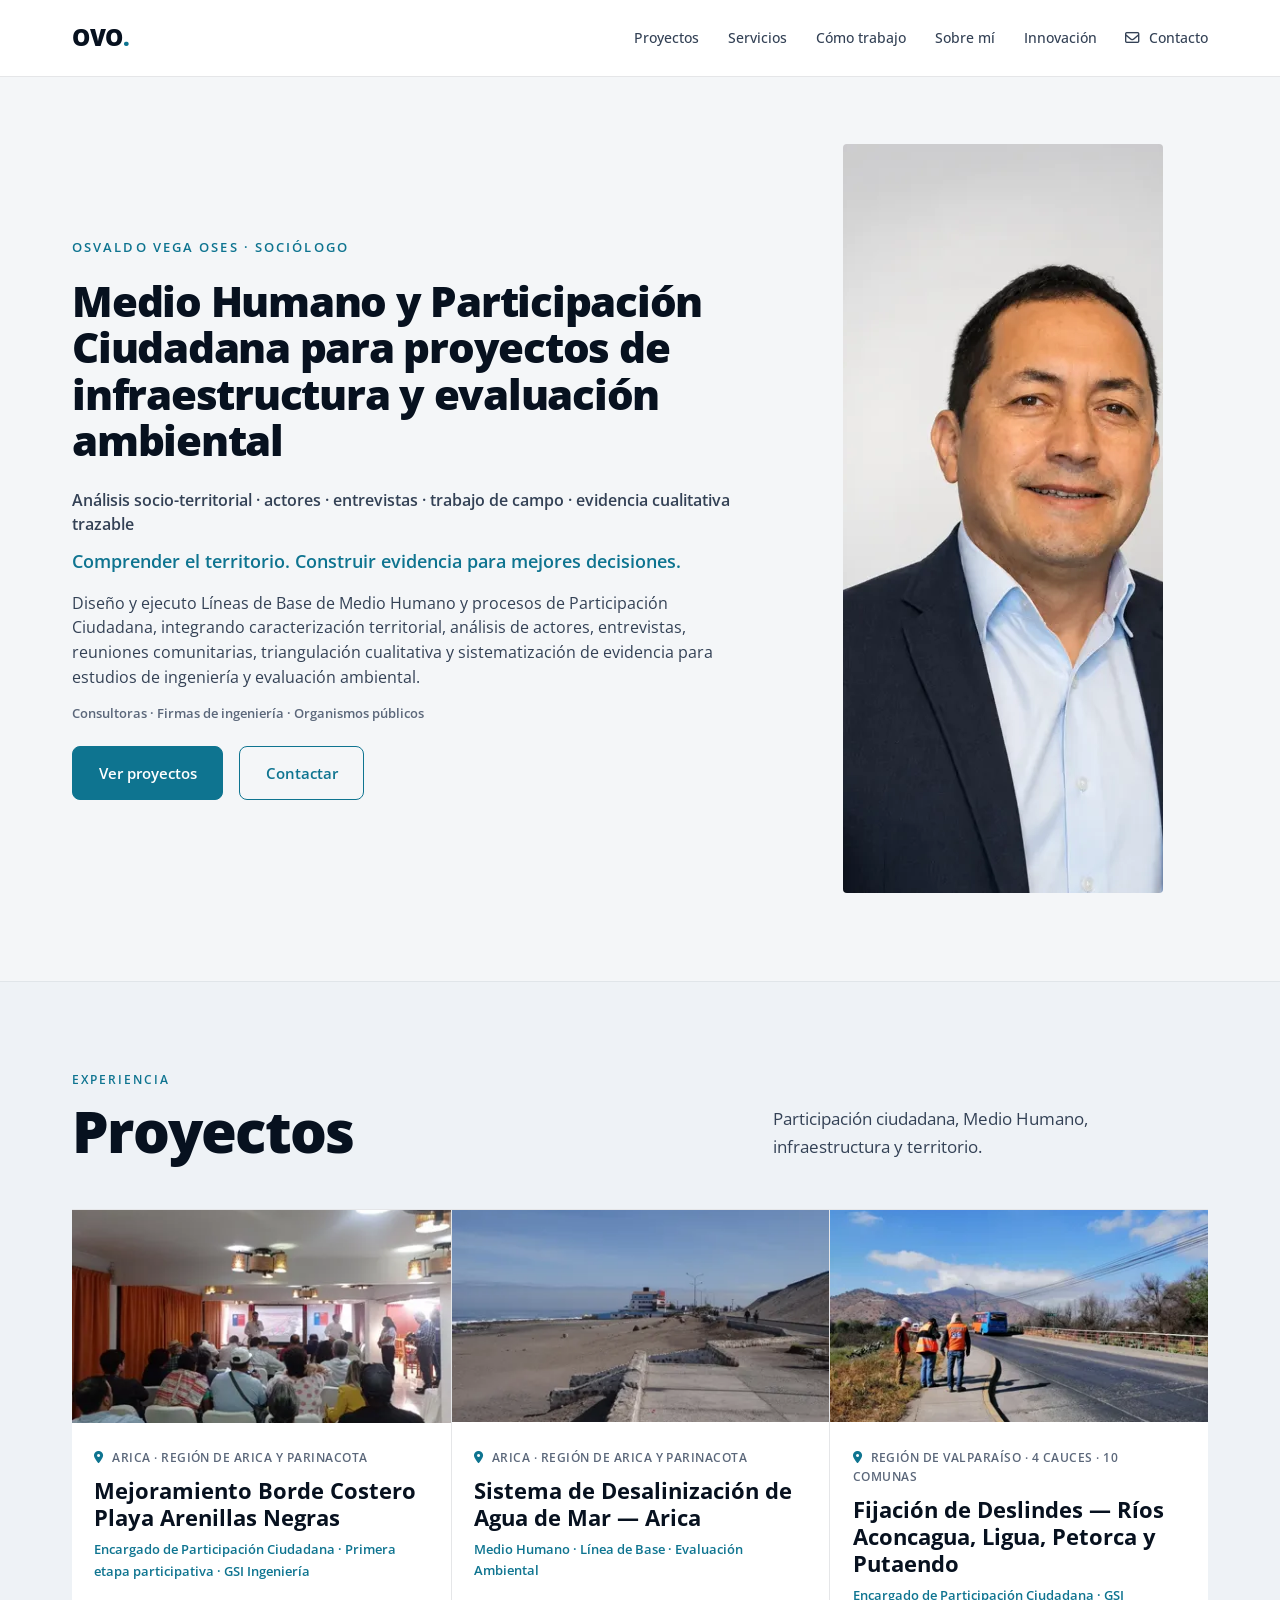
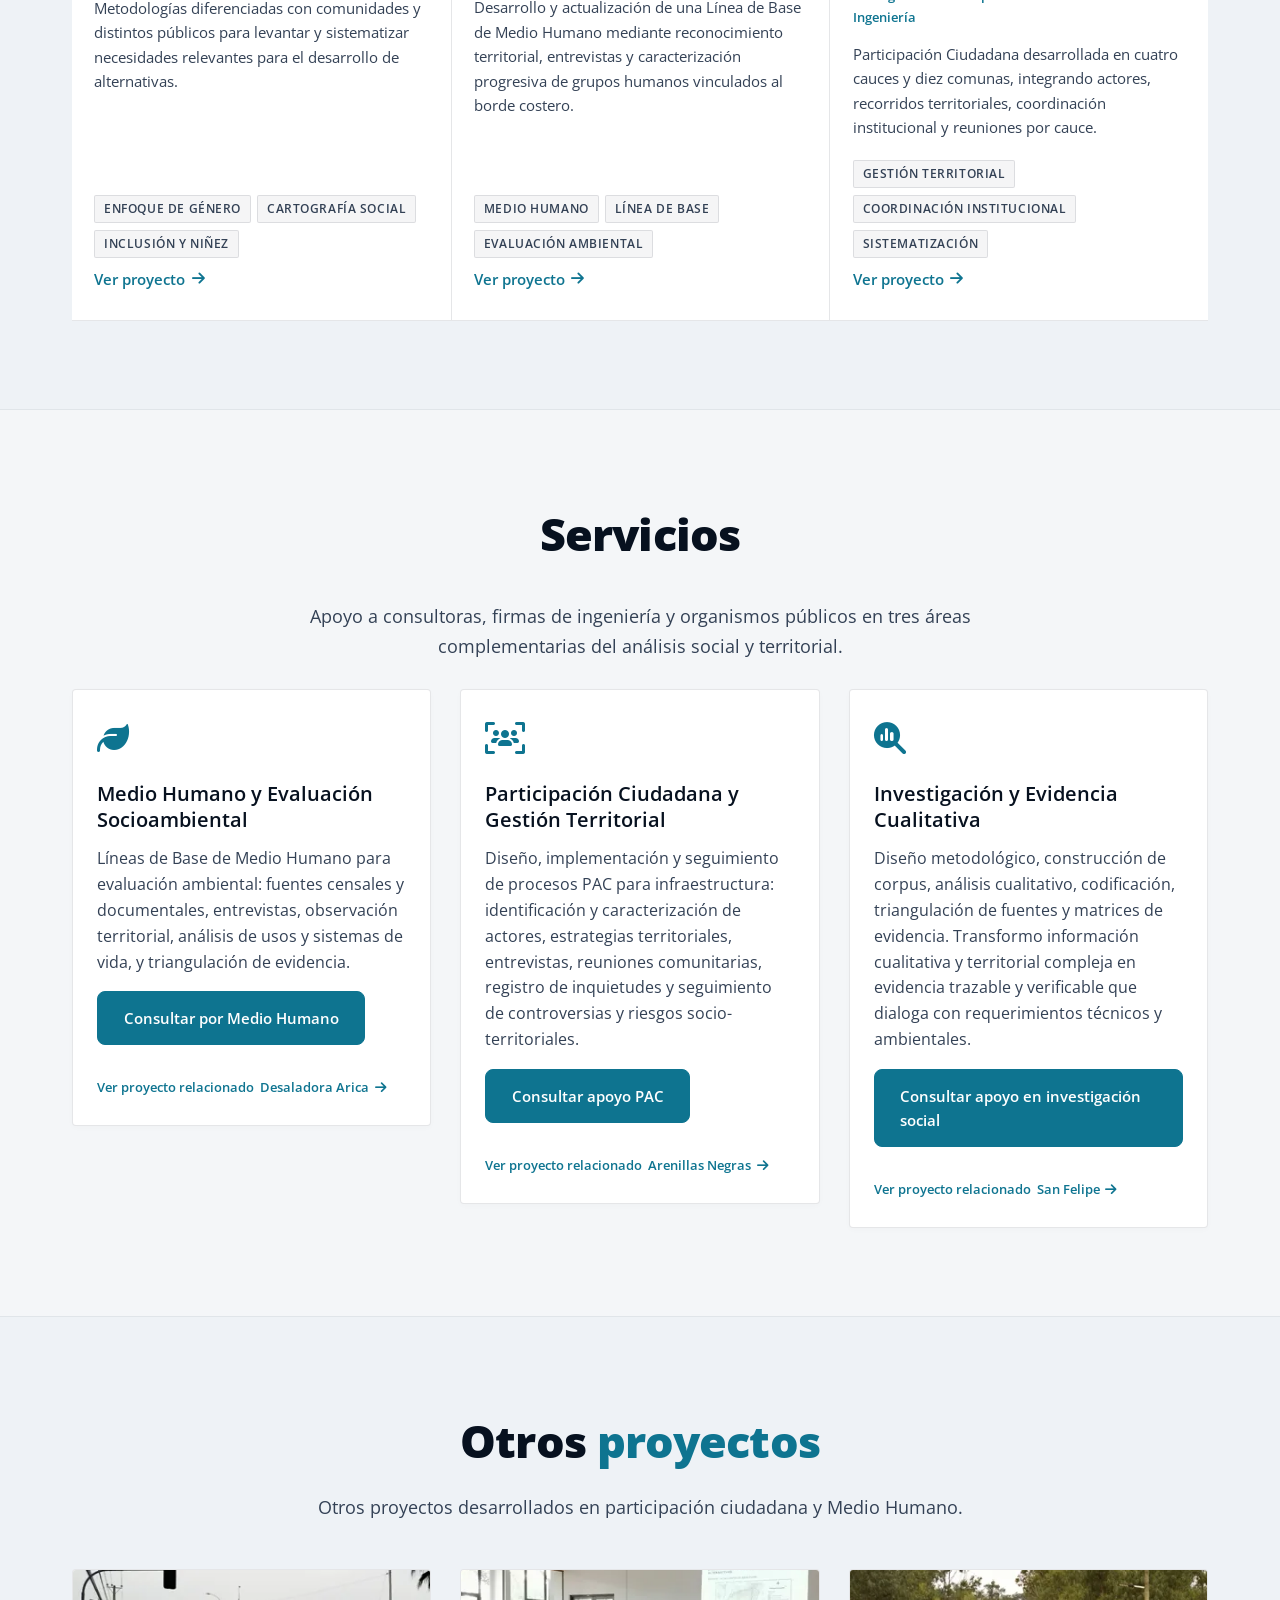
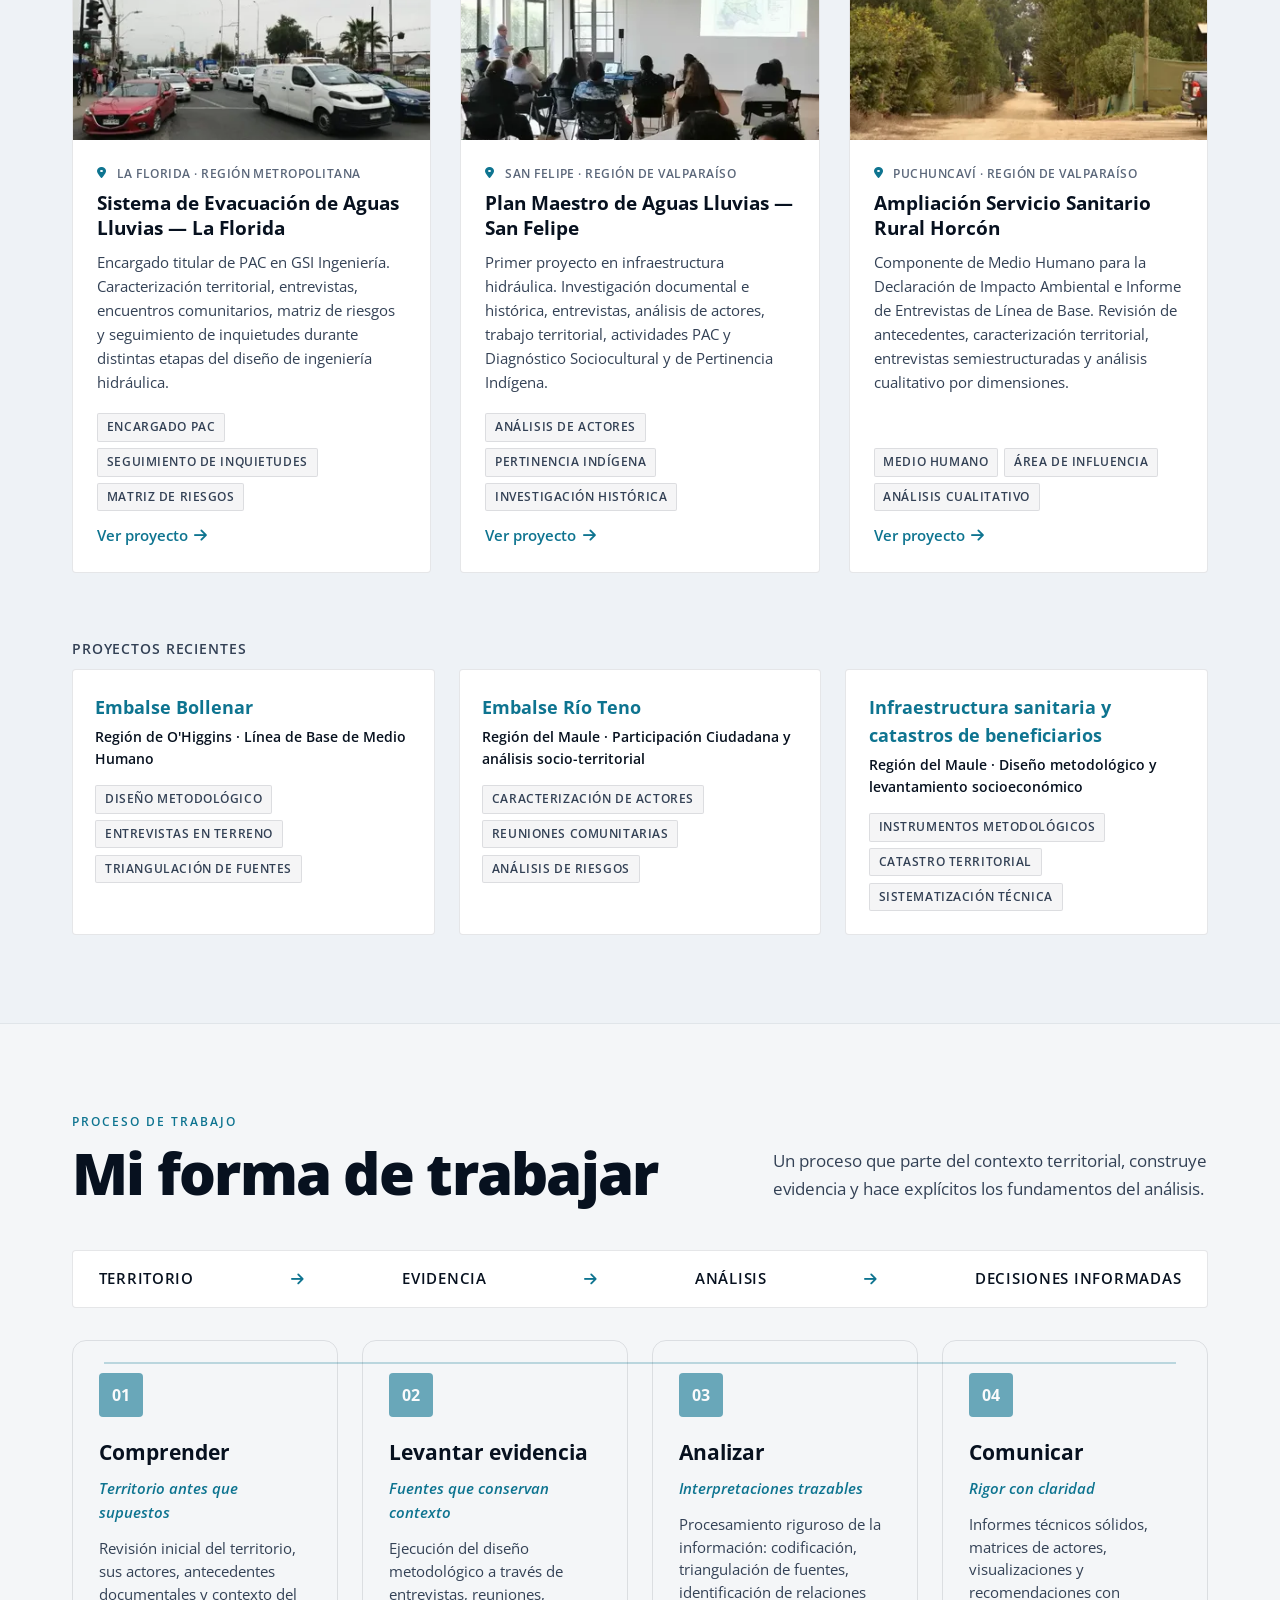
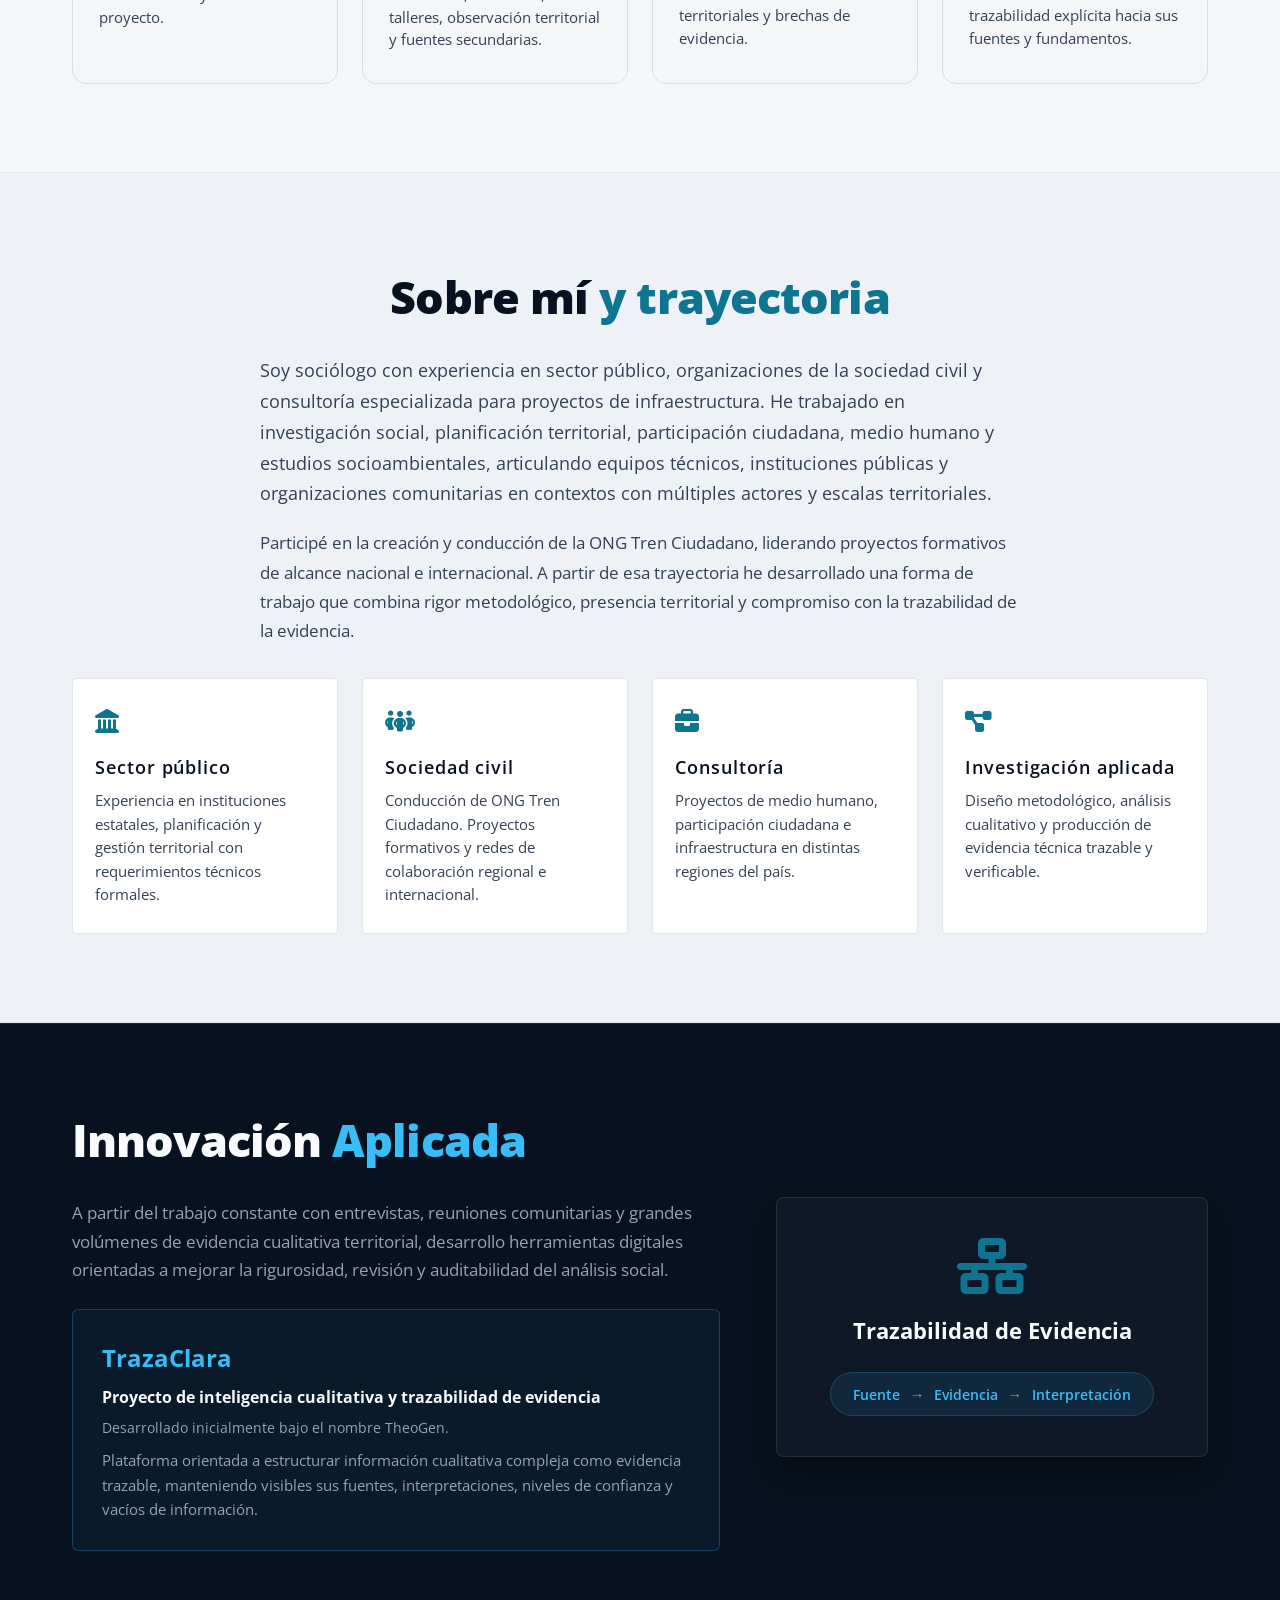
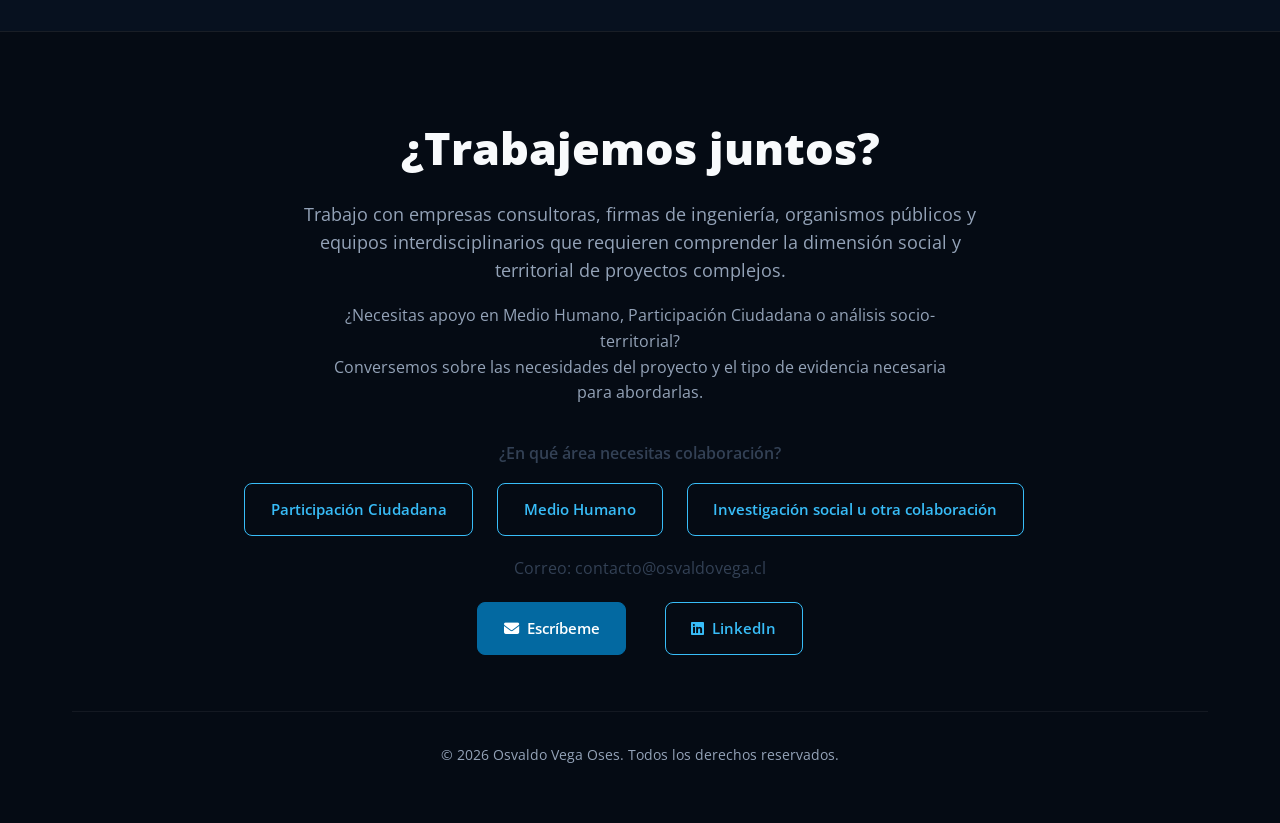
<file: index.html>
<!DOCTYPE html>
<html lang="es">
<head>
    <meta charset="UTF-8">
    <script src="contact-tracking.js" defer></script>
    <script src="openai-conversions.js" defer></script>

    <!-- Google Tag Manager -->
    <script>(function(w,d,s,l,i){w[l]=w[l]||[];w[l].push({'gtm.start':
    new Date().getTime(),event:'gtm.js'});var f=d.getElementsByTagName(s)[0],
    j=d.createElement(s),dl=l!='dataLayer'?'&l='+l:'';j.async=true;j.src=
    'https://www.googletagmanager.com/gtm.js?id='+i+dl;f.parentNode.insertBefore(j,f);
    })(window,document,'script','dataLayer','GTM-NN64BQC5');</script>
    <!-- End Google Tag Manager -->

    <!-- Microsoft Clarity -->
    <script type="text/javascript">
        (function(c,l,a,r,i,t,y){
            c[a]=c[a]||function(){(c[a].q=c[a].q||[]).push(arguments)};
            t=l.createElement(r);t.async=1;t.src="https://www.clarity.ms/tag/"+i;
            y=l.getElementsByTagName(r)[0];y.parentNode.insertBefore(t,y);
        })(window, document, "clarity", "script", "ypzia0e866");
    </script>
    <!-- End Microsoft Clarity -->

    <meta name="viewport" content="width=device-width, initial-scale=1.0">
    <title>Osvaldo Vega Oses | Sociólogo · Medio Humano · Participación Ciudadana</title>
    <meta name="description" content="Sociólogo especializado en participación ciudadana, medio humano y análisis socio-territorial para proyectos de infraestructura y evaluación ambiental. Produzco evidencia social y territorial clara, trazable y útil para la toma de decisiones.">
    <meta property="og:type" content="website">
    <meta property="og:title" content="Osvaldo Vega Oses | Sociólogo · Medio Humano · Participación Ciudadana">
    <meta property="og:description" content="Sociólogo especializado en participación ciudadana, medio humano y análisis socio-territorial para proyectos de infraestructura y evaluación ambiental.">
    <link rel="icon" href="favicon.ico" sizes="any">
    <link rel="icon" type="image/png" sizes="32x32" href="favicon-32x32.png">
    <link rel="icon" type="image/png" sizes="16x16" href="favicon-16x16.png">
    <link rel="preload" href="Fotos_proyectos/webp/perfil/osvaldo-vega-hero-600.webp" as="image" type="image/webp">
    <link rel="stylesheet" href="style.css">
    <link rel="preconnect" href="https://fonts.googleapis.com">
    <link rel="preconnect" href="https://fonts.gstatic.com" crossorigin>
    <link rel="preload" as="style" href="https://fonts.googleapis.com/css2?family=Open+Sans:wght@400;600;700&display=swap">
    <link rel="stylesheet" href="https://fonts.googleapis.com/css2?family=Open+Sans:wght@400;600;700&display=swap" media="print" onload="this.media='all'">
    <noscript><link rel="stylesheet" href="https://fonts.googleapis.com/css2?family=Open+Sans:wght@400;600;700&display=swap"></noscript>
    <link rel="stylesheet" href="https://cdnjs.cloudflare.com/ajax/libs/font-awesome/6.4.0/css/all.min.css" media="print" onload="this.media='all'">
    <noscript><link rel="stylesheet" href="https://cdnjs.cloudflare.com/ajax/libs/font-awesome/6.4.0/css/all.min.css"></noscript>

        <style>
        /* ============================================================
           INDEX.HTML — PORTAFOLIO PROFESIONAL EDITORIAL CLARO & TRANSICIÓN TECNOLÓGICA
           ============================================================ */

        /* --- Global Reset Scope & Color Tokens --- */
        .index-editorial {
            --bg-main: #F4F6F8;
            --bg-surface: #FFFFFF;
            --bg-alt: #EEF2F6;
            --text-primary: #07111F;
            --text-secondary: #334155;
            --text-muted: #5B677A;
            --accent-cyan: #0e7490;
            --accent-hover: #0369a1;
            --border-light: rgba(7, 17, 31, 0.1);
            --border-subtle: rgba(7, 17, 31, 0.06);

            background-color: var(--bg-main) !important;
            background-image: none !important;
            color: var(--text-primary) !important;
            font-family: 'Open Sans', sans-serif;
        }

        /* Override global dark text & headers */
        .index-editorial h1,
        .index-editorial h2,
        .index-editorial h3,
        .index-editorial h4 {
            color: var(--text-primary);
        }

        .index-editorial p {
            color: var(--text-secondary);
        }

        /* --- Editorial headings --- */
        .index-editorial .editorial-section-title,
        .index-editorial .featured-card-title,
        .index-editorial #metodologia .editorial-section-title,
        .index-editorial .method-step-title,
        .index-editorial #sobre-mi .section-title {
            font-family: 'Open Sans', sans-serif;
        }

        /* --- Header Sticky & Legibilidad --- */
        .index-editorial #header {
            background: rgba(255, 255, 255, 0.95);
            border-bottom: 1px solid var(--border-light);
            backdrop-filter: blur(10px);
            -webkit-backdrop-filter: blur(10px);
        }

        .index-editorial #header.scrolled {
            background: rgba(255, 255, 255, 0.98);
            box-shadow: 0 4px 12px rgba(7, 17, 31, 0.05);
        }

        .index-editorial .logo {
            color: var(--text-primary);
            font-weight: 700;
        }

        .index-editorial .logo .text-gradient {
            color: var(--accent-cyan);
            background: none;
            -webkit-text-fill-color: initial;
        }

        .index-editorial .nav-links a {
            color: var(--text-secondary);
            font-weight: 500;
        }

        .index-editorial .nav-links a:hover,
        .index-editorial .nav-links a.active {
            color: var(--accent-cyan);
        }

        .index-editorial .nav-toggle {
            color: var(--text-primary);
        }

        /* --- Hero Editorial --- */
        .index-editorial .hero {
            background: var(--bg-main);
            padding-top: calc(80px + 3rem);
            padding-bottom: 4.5rem;
        }

        .index-editorial .hero-eyebrow {
            color: var(--accent-cyan);
            font-size: 0.82rem;
            font-weight: 700;
            letter-spacing: 0.16em;
            text-transform: uppercase;
        }

        .index-editorial .hero h1 {
            color: var(--text-primary);
            font-family: 'Open Sans', sans-serif;
            font-size: clamp(2rem, 3.25vw, 2.9rem);
            font-weight: 800;
            line-height: 1.12;
            letter-spacing: -0.03em;
        }

        .index-editorial .hero .text-gradient {
            color: var(--accent-cyan);
            background: none;
            -webkit-text-fill-color: initial;
            font-style: normal;
        }

        .index-editorial .hero .hero-description {
            color: var(--text-secondary);
            font-size: 1rem;
            line-height: 1.55;
            max-width: 44rem;
        }

        .index-editorial .btn-primary {
            background: var(--accent-cyan);
            color: #ffffff;
            border: 1px solid var(--accent-cyan);
            font-weight: 600;
            box-shadow: none;
        }

        .index-editorial .btn-primary:hover {
            background: var(--accent-hover);
            border-color: var(--accent-hover);
            box-shadow: 0 4px 12px rgba(14, 116, 144, 0.25);
        }

        .index-editorial .btn-outline {
            color: var(--accent-cyan);
            border: 1px solid var(--accent-cyan);
            background: transparent;
            font-weight: 600;
        }

        .index-editorial .btn-outline:hover {
            background: rgba(14, 116, 144, 0.06);
            color: var(--accent-hover);
            border-color: var(--accent-hover);
        }

        /* --- Layout de Secciones de Alternancia Clara --- */
        .index-editorial .section-alt {
            background: var(--bg-alt);
            border-top: 1px solid var(--border-subtle);
            border-bottom: 1px solid var(--border-subtle);
        }

        .index-editorial .section-title {
            color: var(--text-primary);
            font-size: clamp(2rem, 3.5vw, 2.8rem);
            letter-spacing: -0.02em;
        }

        .index-editorial .section-title .text-gradient {
            color: var(--accent-cyan);
            background: none;
            -webkit-text-fill-color: initial;
        }

        .index-editorial .section-subtitle {
            color: var(--text-secondary);
        }

        /* --- 02 CASOS SELECCIONADOS (Colección Editorial Continua) --- */
        .index-editorial .editorial-section-intro {
            display: grid;
            grid-template-columns: minmax(0, 1.2fr) minmax(260px, 0.8fr);
            gap: 3rem;
            align-items: end;
            margin-bottom: 3rem;
        }

        .index-editorial .editorial-kicker {
            display: block;
            margin-bottom: 0.75rem;
            color: var(--accent-cyan);
            font-size: 0.78rem;
            font-weight: 700;
            letter-spacing: 0.16em;
            text-transform: uppercase;
        }

        .index-editorial .editorial-section-title {
            margin: 0;
            color: var(--text-primary);
            font-size: clamp(2.2rem, 4.5vw, 3.6rem);
            font-weight: 400;
            line-height: 1.02;
            letter-spacing: -0.03em;
        }

        .index-editorial .editorial-section-description {
            max-width: 34rem;
            margin: 0;
            color: var(--text-secondary);
            font-size: 1.05rem;
            line-height: 1.65;
        }

        .index-editorial .editorial-cases-grid {
            display: grid;
            grid-template-columns: repeat(3, minmax(0, 1fr));
            border-top: 1px solid var(--border-light);
            border-bottom: 1px solid var(--border-light);
            background: var(--bg-surface);
        }

        .index-editorial .editorial-cases-grid .featured-card {
            min-width: 0;
            border: 0;
            border-left: 1px solid var(--border-light);
            border-radius: 0;
            background: transparent;
            box-shadow: none;
            backdrop-filter: none;
            -webkit-backdrop-filter: none;
            transform: none;
            transition: none;
            display: flex;
            flex-direction: column;
        }

        .index-editorial .editorial-cases-grid .featured-card:first-child {
            border-left: 0;
        }

        .index-editorial .editorial-cases-grid .featured-card-media {
            height: auto;
            aspect-ratio: 16 / 9;
            background: #e2e8f0;
            overflow: hidden;
        }

        .index-editorial .editorial-cases-grid .featured-card-img {
            display: block;
            width: 100%;
            height: 100%;
            object-fit: cover;
            transition: transform 0.3s ease;
        }

        .index-editorial .editorial-cases-grid .featured-card:hover .featured-card-img {
            transform: scale(1.025);
        }

        .index-editorial .editorial-cases-grid .featured-card-content {
            min-width: 0;
            padding: 1.6rem 1.4rem 1.8rem;
            display: flex;
            flex-direction: column;
            flex-grow: 1;
        }

        .index-editorial .editorial-cases-grid .featured-card-location {
            color: var(--text-muted);
            font-size: 0.76rem;
            font-weight: 600;
            letter-spacing: 0.04em;
            text-transform: uppercase;
            margin-bottom: 0.6rem;
            display: block;
        }

        .index-editorial .editorial-cases-grid .featured-card-location i {
            color: var(--accent-cyan);
            margin-right: 0.3rem;
        }

        .index-editorial .editorial-cases-grid .featured-card-title {
            color: var(--text-primary);
            font-size: 1.35rem;
            font-weight: 400;
            line-height: 1.25;
            margin-top: 0;
            margin-bottom: 0.5rem;
        }

        .index-editorial .editorial-cases-grid .featured-card-role {
            color: var(--accent-cyan);
            font-size: 0.84rem;
            font-weight: 600;
            margin-bottom: 0.9rem;
            display: block;
        }

        .index-editorial .editorial-cases-grid .featured-card-summary {
            color: var(--text-secondary);
            font-size: 0.96rem;
            line-height: 1.6;
            margin-bottom: 1.2rem;
            flex-grow: 1;
        }

        .index-editorial .featured-card-link {
            color: var(--accent-cyan);
            font-weight: 600;
            font-size: 0.92rem;
            text-decoration: none;
            display: inline-flex;
            align-items: center;
            gap: 0.4rem;
            margin-top: auto;
        }

        .index-editorial .featured-card-link:hover {
            color: var(--accent-hover);
        }

        /* --- Discretes Tags Control (No check icons, subtle rectangular) --- */
        .index-editorial .project-tags {
            display: flex;
            flex-wrap: wrap;
            gap: 0.4rem;
        }

        .index-editorial .tag-item {
            font-size: 0.72rem;
            font-weight: 600;
            letter-spacing: 0.05em;
            text-transform: uppercase;
            padding: 0.25rem 0.55rem;
            border-radius: 2px;
            background: rgba(7, 17, 31, 0.04);
            border: 1px solid var(--border-light);
            color: var(--text-secondary);
        }

        .index-editorial .tag-item i {
            display: none !important; /* Oculta íconos check según especificación */
        }

        /* --- 03 EN QUÉ PUEDO APORTAR (Especialidades) --- */
        .index-editorial .experience-grid {
            display: grid;
            grid-template-columns: repeat(3, 1fr);
            gap: 1.8rem;
        }

        .index-editorial .glass-card {
            background: var(--bg-surface);
            border: 1px solid var(--border-light);
            border-radius: 4px;
            padding: 2rem 1.75rem;
            box-shadow: 0 2px 6px rgba(7, 17, 31, 0.02);
            backdrop-filter: none;
            -webkit-backdrop-filter: none;
            transition: border-color 0.2s ease, box-shadow 0.2s ease, transform 0.2s ease;
        }

        .index-editorial .glass-card:hover {
            border-color: rgba(14, 116, 144, 0.4);
            box-shadow: 0 6px 20px rgba(7, 17, 31, 0.06);
            transform: translateY(-2px);
        }

        .index-editorial .glass-card h3 {
            color: var(--text-primary);
            font-size: 1.25rem;
            font-weight: 600;
            margin-top: 1rem;
            margin-bottom: 0.8rem;
        }

        .index-editorial .glass-card p {
            color: var(--text-secondary);
            font-size: 0.98rem;
            line-height: 1.65;
        }

        .index-editorial .card-icon i {
            color: var(--accent-cyan);
            font-size: 2rem;
        }

        /* --- 04 MÁS CASOS Y OTROS PROYECTOS --- */
        .index-editorial .more-cases-grid {
            display: grid;
            grid-template-columns: repeat(3, 1fr);
            gap: 1.8rem;
            margin-bottom: 3.5rem;
        }

        .index-editorial .secondary-card {
            background: var(--bg-surface);
            border: 1px solid var(--border-light);
            border-radius: 4px;
            overflow: hidden;
            display: flex;
            flex-direction: column;
            transition: border-color 0.2s ease, box-shadow 0.2s ease;
        }

        .index-editorial .secondary-card:hover {
            border-color: rgba(14, 116, 144, 0.4);
            box-shadow: 0 6px 18px rgba(7, 17, 31, 0.06);
        }

        .index-editorial .secondary-card-media {
            aspect-ratio: 16 / 9;
            overflow: hidden;
            background: #e2e8f0;
        }

        .index-editorial .secondary-card-img {
            width: 100%;
            height: 100%;
            object-fit: cover;
            transition: transform 0.3s ease;
        }

        .index-editorial .secondary-card:hover .secondary-card-img {
            transform: scale(1.03);
        }

        .index-editorial .secondary-card-content {
            padding: 1.5rem;
            display: flex;
            flex-direction: column;
            flex-grow: 1;
        }

        .index-editorial .secondary-card-location {
            color: var(--text-muted);
            font-size: 0.75rem;
            font-weight: 600;
            text-transform: uppercase;
            letter-spacing: 0.04em;
            margin-bottom: 0.5rem;
        }

        .index-editorial .secondary-card-location i {
            color: var(--accent-cyan);
            margin-right: 0.25rem;
        }

        .index-editorial .secondary-card-title {
            color: var(--text-primary);
            font-size: 1.18rem;
            font-weight: 600;
            line-height: 1.3;
            margin-top: 0;
            margin-bottom: 0.6rem;
        }

        .index-editorial .secondary-card-summary {
            color: var(--text-secondary);
            font-size: 0.94rem;
            line-height: 1.6;
            margin-bottom: 1.2rem;
            flex-grow: 1;
        }

        /* Otros Proyectos Compactos */
        .index-editorial .other-projects-grid {
            display: grid;
            grid-template-columns: repeat(3, 1fr);
            gap: 1.5rem;
        }

        .index-editorial .other-project-card {
            background: var(--bg-surface);
            border: 1px solid var(--border-light);
            border-radius: 4px;
            padding: 1.4rem;
        }

        .index-editorial .other-project-card h4 {
            color: var(--accent-cyan);
            font-size: 1.1rem;
            font-weight: 700;
            margin-top: 0;
            margin-bottom: 0.3rem;
        }

        .index-editorial .other-project-subtitle {
            color: var(--text-primary);
            font-size: 0.88rem;
            font-weight: 600;
            display: block;
            margin-bottom: 0.9rem;
        }

        /* --- 05 MI FORMA DE TRABAJAR (Proceso Editorial) --- */
        .index-editorial .editorial-process-summary {
            display: flex;
            align-items: center;
            justify-content: space-between;
            gap: 1rem;
            padding: 1rem 1.6rem;
            background: var(--bg-surface);
            border: 1px solid var(--border-light);
            border-radius: 4px;
            margin-bottom: 3rem;
            color: var(--text-secondary);
            font-size: 0.92rem;
            font-weight: 600;
            text-transform: uppercase;
            letter-spacing: 0.05em;
        }

        .index-editorial .editorial-process-summary span {
            color: var(--text-primary);
        }

        .index-editorial .editorial-process-summary i {
            color: var(--accent-cyan);
        }

        .index-editorial .editorial-method-grid {
            position: relative;
            display: grid;
            grid-template-columns: repeat(4, 1fr);
            gap: 2rem;
        }

        .index-editorial .editorial-method-grid::before {
            content: '';
            position: absolute;
            top: 22px;
            left: 2rem;
            right: 2rem;
            height: 2px;
            background: rgba(14, 116, 144, 0.25);
            z-index: 1;
        }

        .index-editorial .editorial-method-grid .method-step {
            position: relative;
            z-index: 2;
            background: transparent;
        }

        .index-editorial .editorial-method-grid .method-step-num {
            width: 44px;
            height: 44px;
            background: var(--accent-cyan);
            color: #ffffff;
            font-size: 1rem;
            font-weight: 700;
            display: flex;
            align-items: center;
            justify-content: center;
            border-radius: 4px;
            margin-bottom: 1.2rem;
        }

        .index-editorial .editorial-method-grid .method-step-title {
            color: var(--text-primary);
            font-size: 1.3rem;
            font-weight: 400;
            margin-top: 0;
            margin-bottom: 0.4rem;
        }

        .index-editorial .editorial-method-concept {
            color: var(--accent-cyan);
            font-style: italic;
            font-size: 0.95rem;
            font-weight: 500;
            margin-bottom: 0.8rem;
        }

        .index-editorial .editorial-method-grid .method-step p:not(.editorial-method-concept) {
            color: var(--text-secondary);
            font-size: 0.95rem;
            line-height: 1.6;
        }

        /* --- 06 SOBRE MÍ Y TRAYECTORIA --- */
        .index-editorial .about-milestones {
            display: grid;
            grid-template-columns: repeat(4, 1fr);
            gap: 1.5rem;
        }

        .index-editorial .about-milestone-card {
            background: var(--bg-surface);
            border: 1px solid var(--border-light);
            border-radius: 4px;
            padding: 1.6rem 1.4rem;
        }

        .index-editorial .about-milestone-card h4,
        .index-editorial .about-milestone-card .milestone-title {
            color: var(--text-primary);
            font-size: 1.1rem;
            font-weight: 600;
            margin-top: 0.8rem;
            margin-bottom: 0.5rem;
        }

        .index-editorial .about-milestone-card p {
            color: var(--text-secondary);
            font-size: 0.92rem;
            line-height: 1.6;
        }

        .index-editorial .about-milestone-card .milestone-icon i {
            color: var(--accent-cyan);
            font-size: 1.5rem;
        }

        .index-editorial .about-profile-grid {
            display: grid;
            grid-template-columns: minmax(240px, 0.75fr) minmax(0, 1.75fr);
            gap: 3.5rem;
            align-items: center;
            max-width: 980px;
            margin: 0 auto 3.5rem;
        }

        .index-editorial .about-profile-photo {
            width: 100%;
            max-width: 320px;
            aspect-ratio: 4 / 5;
            object-fit: cover;
            object-position: center top;
            display: block;
            border: 1px solid var(--border-light);
            border-radius: 24px;
        }

        .index-editorial .about-profile-copy {
            max-width: 680px;
        }

        .index-editorial .about-profile-copy p {
            margin-top: 0;
        }

        @media (max-width: 768px) {
            .index-editorial .about-profile-grid {
                grid-template-columns: 1fr;
                gap: 2rem;
            }

            .index-editorial .about-profile-photo {
                max-width: 280px;
                margin: 0 auto;
            }
        }

        /* ============================================================
           TRANSICIÓN DELIBERADA A FONDO OSCURO TECNOLÓGICO
           Punto de Quiebre: #innovacion + footer#contacto
           ============================================================ */
        .index-editorial #innovacion {
            background-color: #07111F !important;
            color: #F8FAFC !important;
            border-top: 1px solid rgba(255, 255, 255, 0.1);
            padding-top: 5rem;
            padding-bottom: 5rem;
        }

        .index-editorial #innovacion .section-title {
            color: #F8FAFC !important;
        }

        .index-editorial #innovacion .section-title .text-gradient {
            color: #38BDF8 !important;
            background: none !important;
            -webkit-text-fill-color: initial !important;
        }

        .index-editorial #innovacion p {
            color: #94A3B8 !important;
        }

        .index-editorial .innovation-highlight {
            background: rgba(56, 189, 248, 0.05);
            border: 1px solid rgba(56, 189, 248, 0.25);
            border-radius: 6px;
            padding: 1.8rem;
        }

        .index-editorial .innovation-highlight h3 {
            color: #38BDF8 !important;
            font-size: 1.5rem;
            margin-top: 0;
            margin-bottom: 0.5rem;
        }

        .index-editorial .innovation-highlight strong {
            color: #F8FAFC !important;
        }

        .index-editorial .platform-note {
            color: #94A3B8 !important;
            font-size: 0.85rem;
        }

        .index-editorial .theogen-box {
            background: rgba(255, 255, 255, 0.03);
            border: 1px solid rgba(255, 255, 255, 0.1);
            border-radius: 8px;
            padding: 2.5rem 2rem;
            text-align: center;
        }

        .index-editorial .theogen-box h3 {
            color: #F8FAFC !important;
            font-size: 1.35rem;
            margin-bottom: 1.5rem;
        }

        .index-editorial .pipeline-flow {
            background: rgba(56, 189, 248, 0.1);
            border: 1px solid rgba(56, 189, 248, 0.2);
            border-radius: 30px;
            padding: 0.6rem 1.4rem;
            color: #38BDF8 !important;
            font-weight: 600;
            display: inline-flex;
            gap: 0.6rem;
            align-items: center;
        }

        .index-editorial .pipeline-flow span {
            color: #38BDF8 !important;
        }

        /* --- Footer Oscuro Coherente (#contacto) --- */
        .index-editorial footer#contacto {
            background-color: #050B14 !important;
            border-top: 1px solid rgba(255, 255, 255, 0.08);
            color: #F8FAFC !important;
            padding-top: 5rem;
            padding-bottom: 3.5rem;
        }

        .index-editorial footer#contacto .footer-heading {
            color: #F8FAFC !important;
            font-family: 'Open Sans', sans-serif;
            font-size: clamp(2rem, 3.5vw, 3rem);
        }

        .index-editorial footer#contacto .footer-audience,
        .index-editorial footer#contacto .footer-cta-text {
            color: #94A3B8 !important;
        }

        .index-editorial footer#contacto .btn-primary {
            background: #0369a1;
            border-color: #0369a1;
            color: #ffffff;
        }

        .index-editorial footer#contacto .btn-primary:hover {
            background: #075985;
            border-color: #075985;
        }

        .index-editorial footer#contacto .btn-outline {
            color: #38bdf8;
            border-color: #38bdf8;
            background: transparent;
        }

        .index-editorial footer#contacto .btn-outline:hover {
            background: rgba(56, 189, 248, 0.1);
            color: #7dd3fc;
            border-color: #7dd3fc;
        }

        .index-editorial footer#contacto .footer-copy {
            color: #94A3B8 !important;
            border-top: 1px solid rgba(255, 255, 255, 0.06);
            padding-top: 2rem;
            margin-top: 3.5rem;
        }

        /* ============================================================
           BREAKPOINTS RESPONSIVE STRICT RULES (QA 320 - 1440px)
           Reglas de Grilla:
           - Casos seleccionados: 3 cols -> 1 col (o 2+1 deliberado)
           - Especialidades: 3 cols -> 1 col (evita 2+1 desequilibrado)
           - Más casos: 3 cols -> 1 col
           - Otros proyectos: 3 cols -> 1 col
           - Proceso: 4 cols -> 2x2 tablet -> 1 col móvil (APROBADO)
           - Trayectoria: 4 cols -> 2x2 tablet -> 1 col móvil (NO 3+1)
           ============================================================ */

        @media (max-width: 1024px) {
            .index-editorial .editorial-section-intro {
                grid-template-columns: 1fr;
                gap: 1.2rem;
                align-items: start;
            }

            .index-editorial .editorial-section-description {
                max-width: 100%;
            }

            .index-editorial .editorial-method-grid {
                grid-template-columns: repeat(2, 1fr);
                gap: 2.5rem 2rem;
            }

            .index-editorial .editorial-method-grid::before {
                display: none; /* Oculta línea continua en 2x2 */
            }

            .index-editorial .about-milestones {
                grid-template-columns: repeat(2, 1fr); /* 2x2 APROBADO */
            }
        }

        @media (max-width: 992px) {
            /* Cambio de 3 columnas a 1 columna para EVITAR tarjetas aisladas 2+1 */
            .index-editorial .editorial-cases-grid {
                grid-template-columns: 1fr;
                border-top: 1px solid var(--border-light);
                border-bottom: 1px solid var(--border-light);
            }

            .index-editorial .editorial-cases-grid .featured-card {
                border-left: 0;
                border-top: 1px solid var(--border-light);
            }

            .index-editorial .editorial-cases-grid .featured-card:first-child {
                border-top: 0;
            }

            .index-editorial .experience-grid {
                grid-template-columns: 1fr;
            }

            .index-editorial .more-cases-grid {
                grid-template-columns: 1fr;
            }

            .index-editorial .other-projects-grid {
                grid-template-columns: 1fr;
            }
        }

        @media (max-width: 768px) {
            .index-editorial .nav-links {
                background: rgba(255, 255, 255, 0.98);
                border-bottom: 1px solid var(--border-light);
            }

            .index-editorial .nav-links a {
                color: var(--text-secondary);
            }

            .index-editorial .nav-links a:hover,
            .index-editorial .nav-links a:focus {
                color: var(--accent-cyan);
            }
        }

        @media (max-width: 640px) {

            .index-editorial main > section:not(#inicio):not(#innovacion) {
                padding-top: 4.5rem;
                padding-bottom: 4.5rem;
            }

            .index-editorial .editorial-cases-grid .featured-card-location,
            .index-editorial .secondary-card-location {
                font-size: 0.8rem;
            }

            .index-editorial .editorial-cases-grid .featured-card-role {
                font-size: 0.86rem;
            }

            .index-editorial .tag-item {
                font-size: 0.78rem;
                line-height: 1.35;
            }

            .index-editorial .featured-card-link {
                font-size: 0.95rem;
            }

            .index-editorial .hero {
                padding-top: calc(70px + 2rem);
                padding-bottom: 3rem;
            }

            .index-editorial .editorial-process-summary {
                flex-direction: column;
                align-items: flex-start;
                gap: 0.5rem;
            }

            .index-editorial .editorial-process-summary i {
                transform: rotate(90deg);
                margin: 0.2rem 0;
            }

            .index-editorial .editorial-method-grid {
                grid-template-columns: 1fr;
                gap: 2rem;
            }

            .index-editorial .about-milestones {
                grid-template-columns: 1fr;
            }
        }

        @media (prefers-reduced-motion: reduce) {
            .index-editorial .editorial-cases-grid .featured-card-img,
            .index-editorial .secondary-card-img,
            .index-editorial .glass-card,
            .index-editorial .secondary-card {
                transition: none !important;
                transform: none !important;
            }
        }
</style>

    <style>
        .index-editorial,
        .index-editorial body,
        .index-editorial h1,
        .index-editorial h2,
        .index-editorial h3,
        .index-editorial h4,
        .index-editorial nav,
        .index-editorial p,
        .index-editorial a,
        .index-editorial span,
        .index-editorial button,
        .index-editorial label,
        .index-editorial small { font-family: 'Open Sans', sans-serif !important; }
        .index-editorial .logo { font-family: 'Open Sans', sans-serif !important; font-weight: 800; font-size: 1.45rem; }
        .index-editorial h1,
        .index-editorial .section-title,
        .index-editorial .editorial-section-title { font-family: 'Open Sans', sans-serif !important; font-weight: 800 !important; }
        .index-editorial .featured-card-title,
        .index-editorial .secondary-card-title,
        .index-editorial .method-step-title { font-family: 'Open Sans', sans-serif !important; font-weight: 700 !important; }
        .index-editorial .editorial-method-concept { font-family: 'Open Sans', sans-serif !important; font-weight: 600; }
        .index-editorial .hero-eyebrow,
        .index-editorial .editorial-kicker,
        .index-editorial .featured-card-location,
        .index-editorial .featured-card-role,
        .index-editorial .secondary-card-location,
        .index-editorial .tag-item,
        .index-editorial .btn,
        .index-editorial footer .footer-heading { font-family: 'Open Sans', sans-serif !important; font-weight: 600; }
        .index-editorial footer .footer-heading { font-weight: 800; }
        .index-editorial .hero > .container { display: grid; grid-template-columns: minmax(0, 1.65fr) minmax(0, 1fr); align-items: center; gap: clamp(2rem, 4vw, 4rem); }
        .index-editorial .hero-content { min-width: 0; }
        .index-editorial .hero .hero-tagline { color: var(--accent-cyan); font-size: clamp(1rem, 1.4vw, 1.2rem); font-weight: 600; line-height: 1.4; margin-bottom: 1rem; }
        .index-editorial .hero .hero-technical-line { color: var(--text-secondary); font-size: clamp(.95rem, 1.25vw, 1.05rem); font-weight: 600; line-height: 1.5; margin-bottom: .85rem; }
        .index-editorial .hero .hero-description { margin-bottom: .9rem; }
        .index-editorial .hero .hero-audience { color: var(--text-muted); font-size: .82rem; font-weight: 600; line-height: 1.5; margin-bottom: 1.4rem; }
        .index-editorial .hero-photo-wrap { display: flex; justify-content: center; align-items: center; padding: 1rem; }
        .index-editorial .hero-photo { display: block; width: min(100%, 320px); max-width: 100%; aspect-ratio: 4 / 5; object-fit: cover; object-position: center top; border-radius: 4px; }
        .index-editorial #sobre-mi .about-profile-grid { display: block; max-width: 760px; margin: 0 auto 2rem; }
        .index-editorial #sobre-mi .about-profile-copy { max-width: 760px; margin: 0 auto; }
        .index-editorial #sobre-mi .section-title { margin-bottom: 1.4rem; }
        .index-editorial main > section,
        .index-editorial footer { scroll-margin-top: 92px; }
        .index-editorial #que-hago > .container > p { margin: -.5rem auto 1.75rem !important; }
        .index-editorial #que-hago .experience-grid { align-items: start; }
        .index-editorial #que-hago .glass-card { height: auto; min-height: 0; padding: 1.6rem 1.5rem; }
        .index-editorial #metodologia .editorial-process-summary { margin-bottom: 2rem; }
        .index-editorial #metodologia .editorial-method-grid { gap: 1.5rem; }
        .index-editorial #metodologia .editorial-method-grid .method-step p:not(.editorial-method-concept) { line-height: 1.5; }
        .index-editorial .service-related-link { display: inline-flex; align-items: center; gap: .35rem; margin-top: 1.25rem; color: var(--accent-cyan); font-size: .82rem; font-weight: 600; text-decoration: none; }
        .index-editorial .service-related-link:hover, .index-editorial .service-related-link:focus-visible { color: var(--accent-hover); text-decoration: underline; }
        .index-editorial .nav-links a i { margin-right: .35rem; }
        @media (max-width: 900px) {
            .index-editorial .hero > .container { grid-template-columns: 1fr; gap: 1.5rem; }
            .index-editorial .hero-photo-wrap { order: 2; padding: .5rem 0 0; }
            .index-editorial .hero-content { order: 1; }
            .index-editorial .hero-photo { width: min(280px, 82vw); }
        }
        @media (max-width: 640px) {
            .index-editorial .hero h1 { font-size: clamp(1.8rem, 7vw, 2.1rem); margin-bottom: .8rem; }
            .index-editorial .hero .hero-tagline { margin-bottom: .75rem; }
            .index-editorial .hero .hero-audience { margin-bottom: 1rem; }
        }
        @media (max-width: 390px) {
            .index-editorial .hero > .container { width: 100%; }
            .index-editorial .pipeline-flow { max-width: 100%; flex-wrap: wrap; justify-content: center; }
        }
    </style>

    <!-- SEO técnico -->
    <meta name="robots" content="index, follow">
    <link rel="canonical" href="https://osvaldovega.cl/">

    <meta property="og:site_name" content="Osvaldo Vega Oses">
    <meta property="og:locale" content="es_CL">
    <meta property="og:url" content="https://osvaldovega.cl/">

    <meta name="twitter:card" content="summary_large_image">
    <meta name="twitter:title" content="Osvaldo Vega Oses | Sociólogo · Medio Humano · Participación Ciudadana">
    <meta name="twitter:description" content="Sociólogo especializado en participación ciudadana, medio humano y análisis socio-territorial para proyectos de infraestructura y evaluación ambiental.">

    <script type="application/ld+json">
{
  "@context": "https://schema.org",
  "@type": "Person",
  "name": "Osvaldo Vega Oses",
  "jobTitle": "Sociólogo",
  "url": "https://osvaldovega.cl/",
  "knowsAbout": [
    "Medio Humano",
    "Participación Ciudadana",
    "Análisis socio-territorial",
    "Investigación cualitativa"
  ]
}
    </script>

    <script type="application/ld+json">
{
  "@context": "https://schema.org",
  "@type": "WebSite",
  "name": "Osvaldo Vega Oses",
  "url": "https://osvaldovega.cl/"
}
    </script>


    <!-- Imagen social -->
    <meta property="og:image" content="https://osvaldovega.cl/assets/seo/osvaldo-vega-og.jpg">
    <meta property="og:image:width" content="1200">
    <meta property="og:image:height" content="630">
    <meta property="og:image:alt" content="Osvaldo Vega Oses — Sociólogo, Medio Humano y Participación Ciudadana">
    <meta name="twitter:image" content="https://osvaldovega.cl/assets/seo/osvaldo-vega-og.jpg">
    <meta name="twitter:image:alt" content="Osvaldo Vega Oses — Sociólogo, Medio Humano y Participación Ciudadana">

</head>
<body class="index-editorial">

    <!-- Google Tag Manager (noscript) -->
    <noscript><iframe src="https://www.googletagmanager.com/ns.html?id=GTM-NN64BQC5"
    height="0" width="0" style="display:none;visibility:hidden"></iframe></noscript>
    <!-- End Google Tag Manager (noscript) -->


    <header id="header">
        <div class="container">
            <nav aria-label="Navegación principal">
                <a href="#inicio" class="logo" aria-label="Ir al inicio">OVO<span class="text-gradient">.</span></a>
                <button class="nav-toggle" id="nav-toggle" aria-label="Abrir menú de navegación" aria-expanded="false">
                    <i class="fa-solid fa-bars"></i>
                </button>
                <ul class="nav-links" id="nav-links">
                    <li><a href="#proyectos">Proyectos</a></li>
                    <li><a href="#que-hago">Servicios</a></li>
                    <li><a href="#metodologia">Cómo trabajo</a></li>
                    <li><a href="#sobre-mi">Sobre mí</a></li>
                    <li><a href="#innovacion">Innovación</a></li>
                    <li><a href="mailto:contacto@osvaldovega.cl" data-contact-service="general" data-contact-source="header"><i class="fa-regular fa-envelope" aria-hidden="true"></i> Contacto</a></li>
                </ul>
            </nav>
        </div>
    </header>

    <main>

        <!-- ====================================================
             01  HERO PERSONAL
        ==================================================== -->
        <section id="inicio" class="hero">
            <div class="container">
                <div class="hero-content">
                    <span class="hero-eyebrow">OSVALDO VEGA OSES · SOCIÓLOGO</span>
                    <h1>Medio Humano y Participación Ciudadana para proyectos de infraestructura y evaluación ambiental</h1>
                    <p class="hero-technical-line">Análisis socio-territorial · actores · entrevistas · trabajo de campo · evidencia cualitativa trazable</p>
                    <p class="hero-tagline">Comprender el territorio. Construir evidencia para mejores decisiones.</p>
                    <p class="hero-description">Diseño y ejecuto Líneas de Base de Medio Humano y procesos de Participación Ciudadana, integrando caracterización territorial, análisis de actores, entrevistas, reuniones comunitarias, triangulación cualitativa y sistematización de evidencia para estudios de ingeniería y evaluación ambiental.</p>
                    <p class="hero-audience">Consultoras · Firmas de ingeniería · Organismos públicos</p>
                    <div class="hero-buttons">
                        <a href="#proyectos" class="btn btn-primary" id="hero-cta-casos" data-ovo-source="hero" data-ovo-action="ver_proyectos">Ver proyectos</a>
                        <a href="mailto:contacto@osvaldovega.cl" class="btn btn-outline" id="hero-cta-contacto" data-contact-service="general" data-contact-source="hero">Contactar</a>
                    </div>
                </div>
                <div class="hero-photo-wrap">
                    <img src="Fotos_proyectos/webp/perfil/osvaldo-vega-hero-600.webp"
                         srcset="Fotos_proyectos/webp/perfil/osvaldo-vega-hero-360.webp 360w,
                                 Fotos_proyectos/webp/perfil/osvaldo-vega-hero-600.webp 600w"
                         sizes="(max-width: 768px) 280px, 360px"
                         alt="Retrato profesional de Osvaldo Vega Oses."
                         class="hero-photo"
                         fetchpriority="high"
                         decoding="async"
                         width="600" height="749">
                </div>
            </div>
        </section>

        <!-- ====================================================
             02  CASOS SELECCIONADOS (3 tarjetas con fotografía)
        ==================================================== -->
        <section id="proyectos" class="section-alt">
            <div class="container">
                <div class="editorial-section-intro">
                    <div>
                        <span class="editorial-kicker">EXPERIENCIA</span>
                        <h2 class="editorial-section-title">Proyectos</h2>
                    </div>
                    <p class="editorial-section-description">Participación ciudadana, Medio Humano, infraestructura y territorio.</p>
                </div>

                <div class="editorial-cases-grid">

                    <!-- Arenillas Negras -->
                    <article class="featured-card" id="card-arenillas">
                        <div class="featured-card-media">
                            <img src="Fotos_proyectos/webp/arenillas-negras/pac-comunitaria-ampliada-card-400.webp"
                                 srcset="Fotos_proyectos/webp/arenillas-negras/pac-comunitaria-ampliada-card-400.webp 400w,
                                         Fotos_proyectos/webp/arenillas-negras/pac-comunitaria-ampliada.webp 790w"
                                 sizes="(max-width: 768px) 100vw, 380px"
                                 alt="Reunión comunitaria ampliada de Participación Ciudadana en Playa Arenillas Negras, Arica."
                                 class="featured-card-img"
                                 loading="lazy" decoding="async" width="400" height="299">
                        </div>
                        <div class="featured-card-content">
                            <span class="featured-card-location"><i class="fa-solid fa-location-dot"></i> Arica · Región de Arica y Parinacota</span>
                            <h3 class="featured-card-title">Mejoramiento Borde Costero Playa Arenillas Negras</h3>
                            <span class="featured-card-role">Encargado de Participación Ciudadana · Primera etapa participativa · GSI Ingeniería</span>
                            <p class="featured-card-summary">Metodologías diferenciadas con comunidades y distintos públicos para levantar y sistematizar necesidades relevantes para el desarrollo de alternativas.</p>
                            <div class="project-tags" style="margin-bottom: 0.6rem;">
                                <span class="tag-item">Enfoque de género</span>
                                <span class="tag-item">Cartografía social</span>
                                <span class="tag-item">Inclusión y niñez</span>
                            </div>
                            <a href="proyectos/pac-arenillas-negras.html" class="featured-card-link" id="link-arenillas" aria-label="Ver proyecto Mejoramiento Borde Costero Playa Arenillas Negras">Ver proyecto <i class="fa-solid fa-arrow-right"></i></a>
                        </div>
                    </article>

                    <!-- Desaladora Arica -->
                    <article class="featured-card" id="card-desaladora">
                        <div class="featured-card-media">
                            <img src="Fotos_proyectos/webp/desaladora-arica/sector-playa-card-400.webp"
                                 srcset="Fotos_proyectos/webp/desaladora-arica/sector-playa-card-400.webp 400w,
                                         Fotos_proyectos/webp/desaladora-arica/sector-playa-card-800.webp 800w"
                                 sizes="(max-width: 768px) 100vw, 380px"
                                 alt="Sector de playa en el área de estudio del proyecto de desalinización de Arica."
                                 class="featured-card-img"
                                 loading="lazy" decoding="async" width="400" height="300">
                        </div>
                        <div class="featured-card-content">
                            <span class="featured-card-location"><i class="fa-solid fa-location-dot"></i> Arica · Región de Arica y Parinacota</span>
                            <h3 class="featured-card-title">Sistema de Desalinización de Agua de Mar — Arica</h3>
                            <span class="featured-card-role">Medio Humano · Línea de Base · Evaluación Ambiental</span>
                            <p class="featured-card-summary">Desarrollo y actualización de una Línea de Base de Medio Humano mediante reconocimiento territorial, entrevistas y caracterización progresiva de grupos humanos vinculados al borde costero.</p>
                            <div class="project-tags" style="margin-bottom: 0.6rem;">
                                <span class="tag-item">Medio Humano</span>
                                <span class="tag-item">Línea de Base</span>
                                <span class="tag-item">Evaluación ambiental</span>
                            </div>
                            <a href="proyectos/medio-humano-desaladora-arica.html" class="featured-card-link" id="link-desaladora" aria-label="Ver proyecto Sistema de Desalinización de Agua de Mar — Arica">Ver proyecto <i class="fa-solid fa-arrow-right"></i></a>
                        </div>
                    </article>

                    <!-- Deslindes -->
                    <article class="featured-card" id="card-deslindes">
                        <div class="featured-card-media">
                            <img src="Fotos_proyectos/webp/deslindes/recorrido-territorial-card-400.webp"
                                 srcset="Fotos_proyectos/webp/deslindes/recorrido-territorial-card-400.webp 400w,
                                         Fotos_proyectos/webp/deslindes/recorrido-territorial-card-800.webp 800w"
                                 sizes="(max-width: 768px) 100vw, 380px"
                                 alt="Recorrido territorial en cauce del estudio de fijación de deslindes de ríos, Región de Valparaíso."
                                 class="featured-card-img"
                                 loading="lazy" decoding="async" width="400" height="300">
                        </div>
                        <div class="featured-card-content">
                            <span class="featured-card-location"><i class="fa-solid fa-location-dot"></i> Región de Valparaíso · 4 cauces · 10 comunas</span>
                            <h3 class="featured-card-title">Fijación de Deslindes — Ríos Aconcagua, Ligua, Petorca y Putaendo</h3>
                            <span class="featured-card-role">Encargado de Participación Ciudadana · GSI Ingeniería</span>
                            <p class="featured-card-summary">Participación Ciudadana desarrollada en cuatro cauces y diez comunas, integrando actores, recorridos territoriales, coordinación institucional y reuniones por cauce.</p>
                            <div class="project-tags" style="margin-bottom: 0.6rem;">
                                <span class="tag-item">Gestión territorial</span>
                                <span class="tag-item">Coordinación institucional</span>
                                <span class="tag-item">Sistematización</span>
                            </div>
                            <a href="proyectos/deslindes-rios-valparaiso.html" class="featured-card-link" id="link-deslindes" aria-label="Ver proyecto Fijación de Deslindes — Ríos Aconcagua, Ligua, Petorca y Putaendo">Ver proyecto <i class="fa-solid fa-arrow-right"></i></a>
                        </div>
                    </article>

                </div><!-- /featured-grid -->
            </div>
        </section>

        <!-- ====================================================
             03  EN QUÉ PUEDO APORTAR (ex-value-prop + especialidades)
        ==================================================== -->
        <section id="que-hago">
            <div class="container">
                <h2 class="section-title">Servicios</h2>

                <p style="text-align: center; max-width: 720px; margin: -1.5rem auto 3rem; color: var(--text-secondary); font-size: 1.1rem; line-height: 1.7;">
                    Apoyo a consultoras, firmas de ingeniería y organismos públicos en tres áreas complementarias del análisis social y territorial.
                </p>

                <div class="experience-grid">

                    <div class="glass-card" id="esp-medio-humano">
                        <div class="card-icon">
                            <i class="fa-solid fa-leaf"></i>
                        </div>
                        <h3>Medio Humano y Evaluación Socioambiental</h3>
                        <p>Líneas de Base de Medio Humano para evaluación ambiental: fuentes censales y documentales, entrevistas, observación territorial, análisis de usos y sistemas de vida, y triangulación de evidencia.</p>
                        <a href="mailto:contacto@osvaldovega.cl?subject=Consulta%20profesional%20-%20Medio%20Humano" class="btn btn-primary service-cta" data-contact-service="medio_humano" data-contact-source="servicios">Consultar por Medio Humano</a>
                        <a class="service-related-link" href="proyectos/medio-humano-desaladora-arica.html" aria-label="Ver proyecto relacionado: Desaladora Arica">Ver proyecto relacionado&nbsp; Desaladora Arica <i class="fa-solid fa-arrow-right" aria-hidden="true"></i></a>
                    </div>

                    <div class="glass-card" id="esp-pac">
                        <div class="card-icon">
                            <i class="fa-solid fa-users-viewfinder"></i>
                        </div>
                        <h3>Participación Ciudadana y Gestión Territorial</h3>
                        <p>Diseño, implementación y seguimiento de procesos PAC para infraestructura: identificación y caracterización de actores, estrategias territoriales, entrevistas, reuniones comunitarias, registro de inquietudes y seguimiento de controversias y riesgos socio-territoriales.</p>
                        <a href="mailto:contacto@osvaldovega.cl?subject=Consulta%20profesional%20-%20Participaci%C3%B3n%20Ciudadana" class="btn btn-primary service-cta" data-contact-service="pac" data-contact-source="servicios">Consultar apoyo PAC</a>
                        <a class="service-related-link" href="proyectos/pac-arenillas-negras.html" aria-label="Ver proyecto relacionado: Arenillas Negras">Ver proyecto relacionado&nbsp; Arenillas Negras <i class="fa-solid fa-arrow-right" aria-hidden="true"></i></a>
                    </div>

                    <div class="glass-card" id="esp-investigacion">
                        <div class="card-icon">
                            <i class="fa-solid fa-magnifying-glass-chart"></i>
                        </div>
                        <h3>Investigación y Evidencia Cualitativa</h3>
                        <p>Diseño metodológico, construcción de corpus, análisis cualitativo, codificación, triangulación de fuentes y matrices de evidencia. Transformo información cualitativa y territorial compleja en evidencia trazable y verificable que dialoga con requerimientos técnicos y ambientales.</p>
                        <a href="mailto:contacto@osvaldovega.cl?subject=Consulta%20profesional%20-%20Investigaci%C3%B3n%20social" class="btn btn-primary service-cta" data-contact-service="investigacion" data-contact-source="servicios">Consultar apoyo en investigación social</a>
                        <a class="service-related-link" href="proyectos/plan-maestro-san-felipe.html" aria-label="Ver proyecto relacionado: San Felipe">Ver proyecto relacionado&nbsp; San Felipe <i class="fa-solid fa-arrow-right" aria-hidden="true"></i></a>
                    </div>

                </div>
            </div>
        </section>

        <!-- ====================================================
             04  OTROS PROYECTOS
        ==================================================== -->
        <section id="mas-casos" class="section-alt">
            <div class="container">
                <h2 class="section-title">Otros <span class="text-gradient">proyectos</span></h2>
                <p class="section-subtitle">Otros proyectos desarrollados en participación ciudadana y Medio Humano.</p>

                <div class="more-cases-grid">

                    <!-- La Florida -->
                    <article class="secondary-card" id="card-la-florida">
                        <div class="secondary-card-media">
                            <img src="Fotos_proyectos/webp/la-florida/visita-reconocimiento-10-card-400.webp"
                                 srcset="Fotos_proyectos/webp/la-florida/visita-reconocimiento-10-card-400.webp 400w,
                                         Fotos_proyectos/webp/la-florida/visita-reconocimiento-10.webp 816w"
                                 sizes="(max-width: 768px) 100vw, 350px"
                                 alt="Reconocimiento territorial en corredor urbano del área de estudio de aguas lluvias, La Florida."
                                 class="secondary-card-img"
                                 loading="lazy" decoding="async" width="400" height="180">
                        </div>
                        <div class="secondary-card-content">
                            <span class="secondary-card-location"><i class="fa-solid fa-location-dot"></i> La Florida · Región Metropolitana</span>
                            <h3 class="secondary-card-title">Sistema de Evacuación de Aguas Lluvias — La Florida</h3>
                            <p class="secondary-card-summary">Encargado titular de PAC en GSI Ingeniería. Caracterización territorial, entrevistas, encuentros comunitarios, matriz de riesgos y seguimiento de inquietudes durante distintas etapas del diseño de ingeniería hidráulica.</p>
                            <div class="project-tags" style="margin-bottom: 0.8rem;">
                                <span class="tag-item"><i class="fa-solid fa-circle-check"></i> Encargado PAC</span>
                                <span class="tag-item"><i class="fa-solid fa-circle-check"></i> Seguimiento de inquietudes</span>
                                <span class="tag-item"><i class="fa-solid fa-circle-check"></i> Matriz de riesgos</span>
                            </div>
                            <a href="proyectos/pac-la-florida.html" class="featured-card-link" id="link-la-florida" aria-label="Ver proyecto Sistema de Evacuación de Aguas Lluvias — La Florida">Ver proyecto <i class="fa-solid fa-arrow-right"></i></a>
                        </div>
                    </article>

                    <!-- San Felipe -->
                    <article class="secondary-card" id="card-san-felipe">
                        <div class="secondary-card-media">
                            <img src="Fotos_proyectos/webp/san-felipe/presentacion-avances-1-card-400.webp"
                                 srcset="Fotos_proyectos/webp/san-felipe/presentacion-avances-1-card-400.webp 400w,
                                         Fotos_proyectos/webp/san-felipe/presentacion-avances-1.webp 851w"
                                 sizes="(max-width: 768px) 100vw, 350px"
                                 alt="Presentación de avances en reunión PAC del Plan Maestro de Aguas Lluvias de San Felipe."
                                 class="secondary-card-img"
                                 loading="lazy" decoding="async" width="400" height="300">
                        </div>
                        <div class="secondary-card-content">
                            <span class="secondary-card-location"><i class="fa-solid fa-location-dot"></i> San Felipe · Región de Valparaíso</span>
                            <h3 class="secondary-card-title">Plan Maestro de Aguas Lluvias — San Felipe</h3>
                            <p class="secondary-card-summary">Primer proyecto en infraestructura hidráulica. Investigación documental e histórica, entrevistas, análisis de actores, trabajo territorial, actividades PAC y Diagnóstico Sociocultural y de Pertinencia Indígena.</p>
                            <div class="project-tags" style="margin-bottom: 0.8rem;">
                                <span class="tag-item"><i class="fa-solid fa-circle-check"></i> Análisis de actores</span>
                                <span class="tag-item"><i class="fa-solid fa-circle-check"></i> Pertinencia indígena</span>
                                <span class="tag-item"><i class="fa-solid fa-circle-check"></i> Investigación histórica</span>
                            </div>
                            <a href="proyectos/plan-maestro-san-felipe.html" class="featured-card-link" id="link-san-felipe" aria-label="Ver proyecto Plan Maestro de Aguas Lluvias — San Felipe">Ver proyecto <i class="fa-solid fa-arrow-right"></i></a>
                        </div>
                    </article>

                    <!-- Horcón -->
                    <article class="secondary-card" id="card-horcon">
                        <div class="secondary-card-media">
                            <img src="Fotos_proyectos/webp/horcon/calle-interior-horcon-card-400.webp"
                                 srcset="Fotos_proyectos/webp/horcon/calle-interior-horcon-card-400.webp 400w,
                                         Fotos_proyectos/webp/horcon/calle-interior-horcon.webp 575w"
                                 sizes="(max-width: 768px) 100vw, 350px"
                                 alt="Calle interior del borde costero de Horcón, Puchuncaví, durante el reconocimiento territorial."
                                 class="secondary-card-img"
                                 loading="lazy" decoding="async" width="400" height="266">
                        </div>
                        <div class="secondary-card-content">
                            <span class="secondary-card-location"><i class="fa-solid fa-location-dot"></i> Puchuncaví · Región de Valparaíso</span>
                            <h3 class="secondary-card-title">Ampliación Servicio Sanitario Rural Horcón</h3>
                            <p class="secondary-card-summary">Componente de Medio Humano para la Declaración de Impacto Ambiental e Informe de Entrevistas de Línea de Base. Revisión de antecedentes, caracterización territorial, entrevistas semiestructuradas y análisis cualitativo por dimensiones.</p>
                            <div class="project-tags" style="margin-bottom: 0.8rem;">
                                <span class="tag-item"><i class="fa-solid fa-circle-check"></i> Medio Humano</span>
                                <span class="tag-item"><i class="fa-solid fa-circle-check"></i> Área de influencia</span>
                                <span class="tag-item"><i class="fa-solid fa-circle-check"></i> Análisis cualitativo</span>
                            </div>
                            <a href="proyectos/medio-humano-horcon.html" class="featured-card-link" id="link-horcon" aria-label="Ver proyecto Ampliación Servicio Sanitario Rural Horcón">Ver proyecto <i class="fa-solid fa-arrow-right"></i></a>
                        </div>
                    </article>

                </div><!-- /more-cases-grid -->

                <!-- Proyectos recientes -->
                <div style="margin-top: 4rem;">
                    <h3 style="font-size: 1.3rem; margin-bottom: 0.6rem; color: var(--text-secondary); font-weight: 600; text-transform: uppercase; letter-spacing: 0.06em; font-size: 0.9rem;">Proyectos recientes</h3>

                    <div class="other-projects-grid">

                        <div class="other-project-card" id="op-bollenar">
                            <h4>Embalse Bollenar</h4>
                            <span class="other-project-subtitle">Región de O'Higgins · Línea de Base de Medio Humano</span>
                            <div class="project-tags">
                                <span class="tag-item"><i class="fa-solid fa-circle-check"></i> Diseño metodológico</span>
                                <span class="tag-item"><i class="fa-solid fa-circle-check"></i> Entrevistas en terreno</span>
                                <span class="tag-item"><i class="fa-solid fa-circle-check"></i> Triangulación de fuentes</span>
                            </div>
                        </div>

                        <div class="other-project-card" id="op-teno">
                            <h4>Embalse Río Teno</h4>
                            <span class="other-project-subtitle">Región del Maule · Participación Ciudadana y análisis socio-territorial</span>
                            <div class="project-tags">
                                <span class="tag-item"><i class="fa-solid fa-circle-check"></i> Caracterización de actores</span>
                                <span class="tag-item"><i class="fa-solid fa-circle-check"></i> Reuniones comunitarias</span>
                                <span class="tag-item"><i class="fa-solid fa-circle-check"></i> Análisis de riesgos</span>
                            </div>
                        </div>

                        <div class="other-project-card" id="op-maule">
                            <h4>Infraestructura sanitaria y catastros de beneficiarios</h4>
                            <span class="other-project-subtitle">Región del Maule · Diseño metodológico y levantamiento socioeconómico</span>
                            <div class="project-tags">
                                <span class="tag-item"><i class="fa-solid fa-circle-check"></i> Instrumentos metodológicos</span>
                                <span class="tag-item"><i class="fa-solid fa-circle-check"></i> Catastro territorial</span>
                                <span class="tag-item"><i class="fa-solid fa-circle-check"></i> Sistematización técnica</span>
                            </div>
                        </div>

                    </div>
                </div>

            </div>
        </section>

        <!-- ====================================================
             05  MI FORMA DE TRABAJAR (Metodología)
        ==================================================== -->
        <section id="metodologia">
            <div class="container">
                <div class="editorial-section-intro editorial-method-intro">
                    <div>
                        <span class="editorial-kicker">PROCESO DE TRABAJO</span>
                        <h2 class="editorial-section-title">Mi forma de trabajar</h2>
                    </div>
                    <p class="editorial-section-description">Un proceso que parte del contexto territorial, construye evidencia y hace explícitos los fundamentos del análisis.</p>
                </div>
                <div class="method-flow editorial-process-summary">
                    <span>Territorio</span>
                    <i class="fa-solid fa-arrow-right"></i>
                    <span>Evidencia</span>
                    <i class="fa-solid fa-arrow-right"></i>
                    <span>Análisis</span>
                    <i class="fa-solid fa-arrow-right"></i>
                    <span>Decisiones informadas</span>
                </div>

                <div class="editorial-method-grid">
                    <div class="method-step" id="metodo-01">
                        <div class="method-step-num">01</div>
                        <h3 class="method-step-title">Comprender</h3>
                        <p class="editorial-method-concept">Territorio antes que supuestos</p>
                        <p>Revisión inicial del territorio, sus actores, antecedentes documentales y contexto del proyecto.</p>
                    </div>
                    <div class="method-step" id="metodo-02">
                        <div class="method-step-num">02</div>
                        <h3 class="method-step-title">Levantar evidencia</h3>
                        <p class="editorial-method-concept">Fuentes que conservan contexto</p>
                        <p>Ejecución del diseño metodológico a través de entrevistas, reuniones, talleres, observación territorial y fuentes secundarias.</p>
                    </div>
                    <div class="method-step" id="metodo-03">
                        <div class="method-step-num">03</div>
                        <h3 class="method-step-title">Analizar</h3>
                        <p class="editorial-method-concept">Interpretaciones trazables</p>
                        <p>Procesamiento riguroso de la información: codificación, triangulación de fuentes, identificación de relaciones territoriales y brechas de evidencia.</p>
                    </div>
                    <div class="method-step" id="metodo-04">
                        <div class="method-step-num">04</div>
                        <h3 class="method-step-title">Comunicar</h3>
                        <p class="editorial-method-concept">Rigor con claridad</p>
                        <p>Informes técnicos sólidos, matrices de actores, visualizaciones y recomendaciones con trazabilidad explícita hacia sus fuentes y fundamentos.</p>
                    </div>
                </div>
            </div>
        </section>

        <!-- ====================================================
             06  SOBRE MÍ Y TRAYECTORIA
        ==================================================== -->
        <section id="sobre-mi" class="section-alt">
            <div class="container">
                <h2 class="section-title">Sobre mí <span class="text-gradient">y trayectoria</span></h2>

                <div class="about-profile-grid">
                    <div class="about-profile-copy">
                    <p style="font-size: 1.1rem; color: var(--text-secondary); line-height: 1.75; margin-bottom: 1.2rem;">
                        Soy sociólogo con experiencia en sector público, organizaciones de la sociedad civil y consultoría especializada para proyectos de infraestructura. He trabajado en investigación social, planificación territorial, participación ciudadana, medio humano y estudios socioambientales, articulando equipos técnicos, instituciones públicas y organizaciones comunitarias en contextos con múltiples actores y escalas territoriales.
                    </p>
                    <p style="font-size: 1.05rem; color: var(--text-secondary); line-height: 1.75;">
                        Participé en la creación y conducción de la ONG Tren Ciudadano, liderando proyectos formativos de alcance nacional e internacional. A partir de esa trayectoria he desarrollado una forma de trabajo que combina rigor metodológico, presencia territorial y compromiso con la trazabilidad de la evidencia.
                    </p>
                    </div>
                </div>

                <!-- Hitos conceptuales -->
                <div class="about-milestones">
                    <div class="about-milestone-card" id="hito-publico">
                        <span class="milestone-icon"><i class="fa-solid fa-landmark"></i></span>
                        <h3 class="milestone-title">Sector público</h3>
                        <p>Experiencia en instituciones estatales, planificación y gestión territorial con requerimientos técnicos formales.</p>
                    </div>
                    <div class="about-milestone-card" id="hito-civil">
                        <span class="milestone-icon"><i class="fa-solid fa-people-group"></i></span>
                        <h3 class="milestone-title">Sociedad civil</h3>
                        <p>Conducción de ONG Tren Ciudadano. Proyectos formativos y redes de colaboración regional e internacional.</p>
                    </div>
                    <div class="about-milestone-card" id="hito-consultoria">
                        <span class="milestone-icon"><i class="fa-solid fa-briefcase"></i></span>
                        <h3 class="milestone-title">Consultoría</h3>
                        <p>Proyectos de medio humano, participación ciudadana e infraestructura en distintas regiones del país.</p>
                    </div>
                    <div class="about-milestone-card" id="hito-investigacion">
                        <span class="milestone-icon"><i class="fa-solid fa-diagram-project"></i></span>
                        <h3 class="milestone-title">Investigación aplicada</h3>
                        <p>Diseño metodológico, análisis cualitativo y producción de evidencia técnica trazable y verificable.</p>
                    </div>
                </div>

            </div>
        </section>

        <!-- ====================================================
             07  INNOVACIÓN APLICADA / TRAZACLARA
        ==================================================== -->
        <section id="innovacion">
            <div class="container">
                <div class="theogen-section">
                    <div class="theogen-content">
                        <h2 class="section-title" style="text-align: left; margin-bottom: 1.5rem;">Innovación <span class="text-gradient">Aplicada</span></h2>
                        <p style="font-size: 1.05rem; margin-bottom: 1.5rem; color: var(--text-secondary); line-height: 1.7;">
                            A partir del trabajo constante con entrevistas, reuniones comunitarias y grandes volúmenes de evidencia cualitativa territorial, desarrollo herramientas digitales orientadas a mejorar la rigurosidad, revisión y auditabilidad del análisis social.
                        </p>

                        <div class="innovation-highlight" id="trazaclara-highlight">
                            <h3>TrazaClara</h3>
                            <p><strong>Proyecto de inteligencia cualitativa y trazabilidad de evidencia</strong></p>
                            <p class="platform-note">Desarrollado inicialmente bajo el nombre TheoGen.</p>
                            <p style="font-size: 0.95rem; margin-top: 0.6rem; color: var(--text-secondary);">Plataforma orientada a estructurar información cualitativa compleja como evidencia trazable, manteniendo visibles sus fuentes, interpretaciones, niveles de confianza y vacíos de información.</p>
                        </div>
                    </div>
                    <div class="theogen-visual">
                        <div class="theogen-box">
                            <i class="fa-solid fa-network-wired" style="font-size: 3.5rem; color: var(--accent-cyan); margin-bottom: 1.2rem;"></i>
                            <h3>Trazabilidad de Evidencia</h3>
                            <div class="pipeline-flow">
                                <span>Fuente</span> → <span>Evidencia</span> → <span>Interpretación</span>
                            </div>
                        </div>
                    </div>
                </div>
            </div>
        </section>

    </main>

    <!-- ====================================================
         08  CONTACTO
    ==================================================== -->
    <footer id="contacto">
        <div class="container">
            <h2 class="footer-heading">¿Trabajemos juntos?</h2>
            <p class="footer-audience">Trabajo con empresas consultoras, firmas de ingeniería, organismos públicos y equipos interdisciplinarios que requieren comprender la dimensión social y territorial de proyectos complejos.</p>
            <p class="footer-cta-text">¿Necesitas apoyo en Medio Humano, Participación Ciudadana o análisis socio-territorial?<br>Conversemos sobre las necesidades del proyecto y el tipo de evidencia necesaria para abordarlas.</p>

            <p class="contact-prompt">¿En qué área necesitas colaboración?</p>
            <div class="contact-options">
                <a class="btn btn-outline contact-option" href="mailto:contacto@osvaldovega.cl?subject=Consulta%20profesional%20-%20Participaci%C3%B3n%20Ciudadana" data-contact-service="pac" data-contact-source="footer">Participación Ciudadana</a>
                <a class="btn btn-outline contact-option" href="mailto:contacto@osvaldovega.cl?subject=Consulta%20profesional%20-%20Medio%20Humano" data-contact-service="medio_humano" data-contact-source="footer">Medio Humano</a>
                <a class="btn btn-outline contact-option" href="mailto:contacto@osvaldovega.cl?subject=Consulta%20profesional%20-%20Investigaci%C3%B3n%20social%20u%20otra%20colaboraci%C3%B3n" data-contact-service="investigacion" data-contact-source="footer">Investigación social u otra colaboración</a>
            </div>
            <p class="contact-email-visible">Correo: <a href="mailto:contacto@osvaldovega.cl" data-contact-service="general" data-contact-source="footer">contacto@osvaldovega.cl</a></p>
            <div class="footer-buttons">
                <a href="mailto:contacto@osvaldovega.cl" class="btn btn-primary" id="footer-email" data-contact-service="general" data-contact-source="footer" aria-label="Enviar correo electrónico a Osvaldo Vega">
                    <i class="fa-solid fa-envelope"></i> Escríbeme
                </a>
                <a href="https://www.linkedin.com/in/osvaldovegaoses" target="_blank" rel="noopener noreferrer" class="btn btn-outline" id="footer-linkedin" aria-label="Ver perfil de LinkedIn de Osvaldo Vega (se abre en una nueva pestaña)">
                    <i class="fa-brands fa-linkedin"></i> LinkedIn
                </a>
            </div>

            <!-- CV: archivo identificado en CV_Sociologo_Osvaldo Vega Oses 07_2026.pdf — no enlazado todavía -->

            <p class="footer-copy">&copy; 2026 Osvaldo Vega Oses. Todos los derechos reservados.</p>
        </div>
    </footer>

    <script src="script.js"></script>
</body>
</html>
</file>
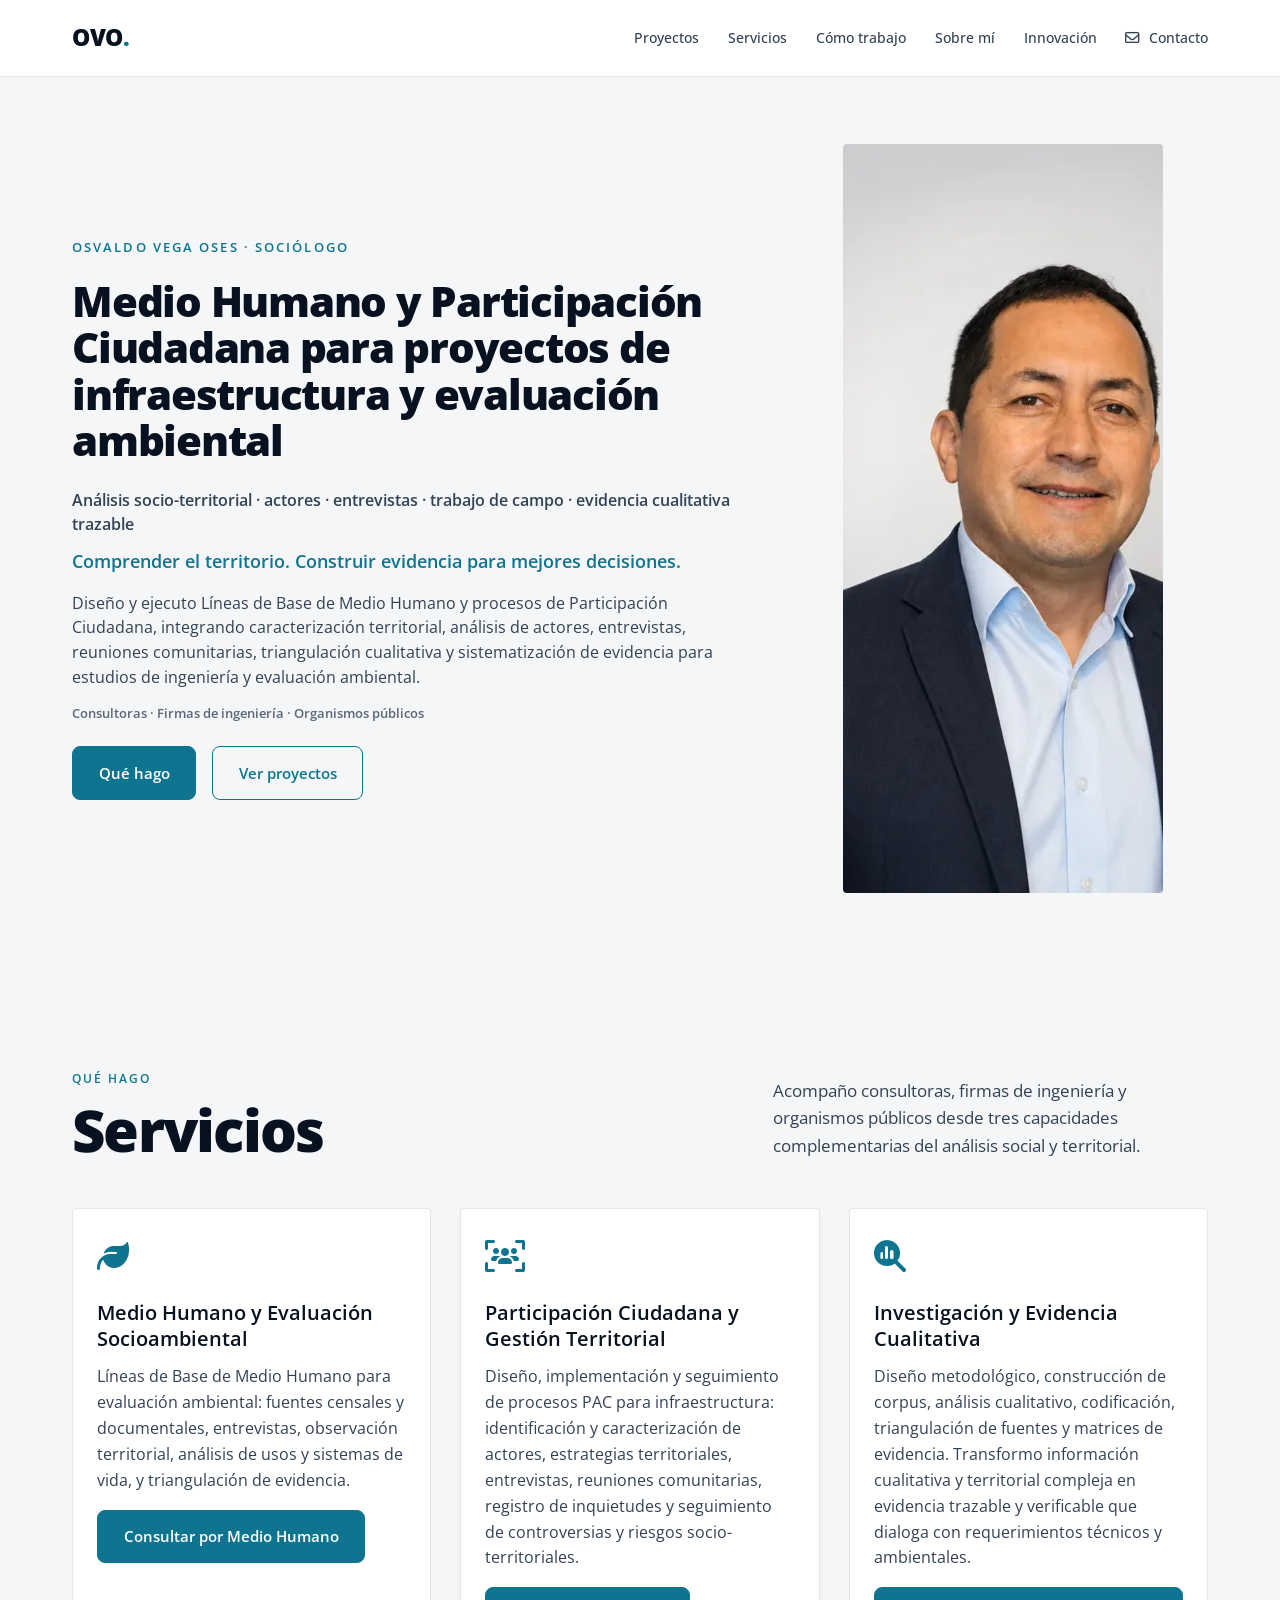
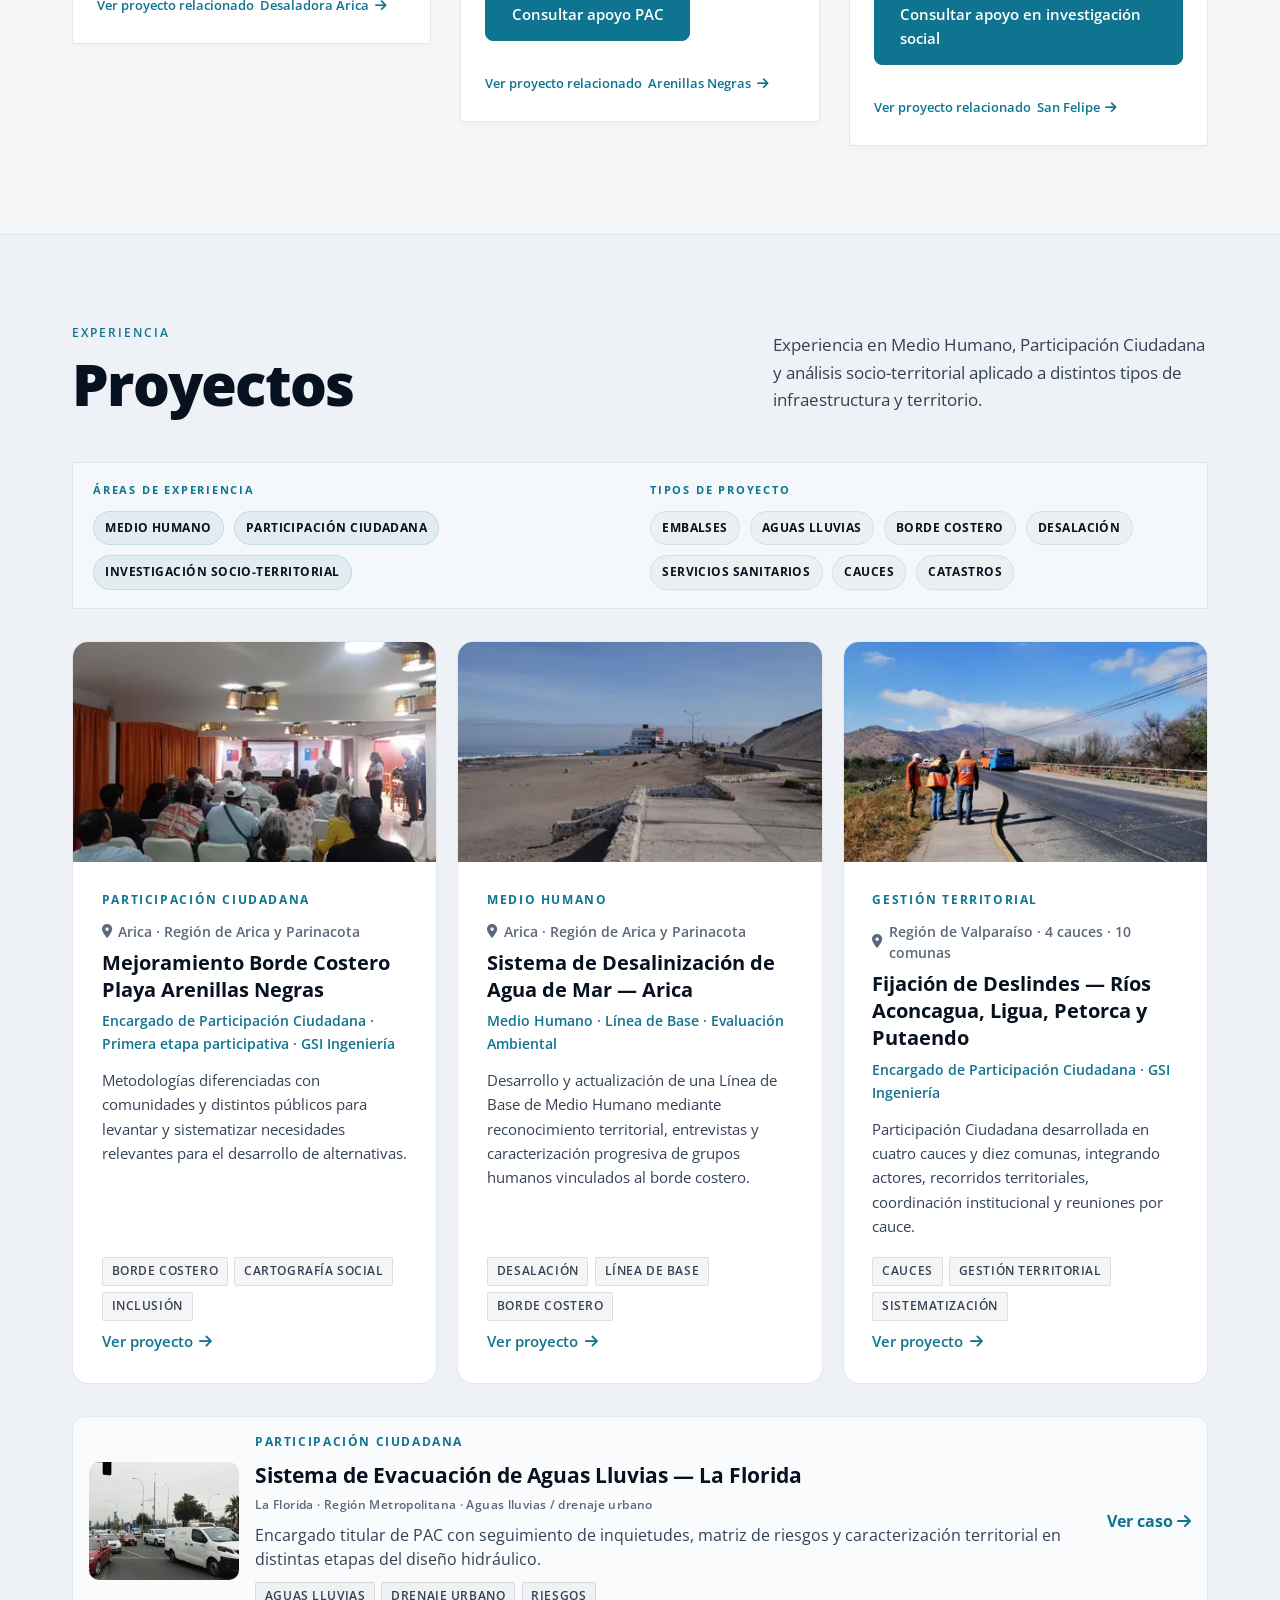
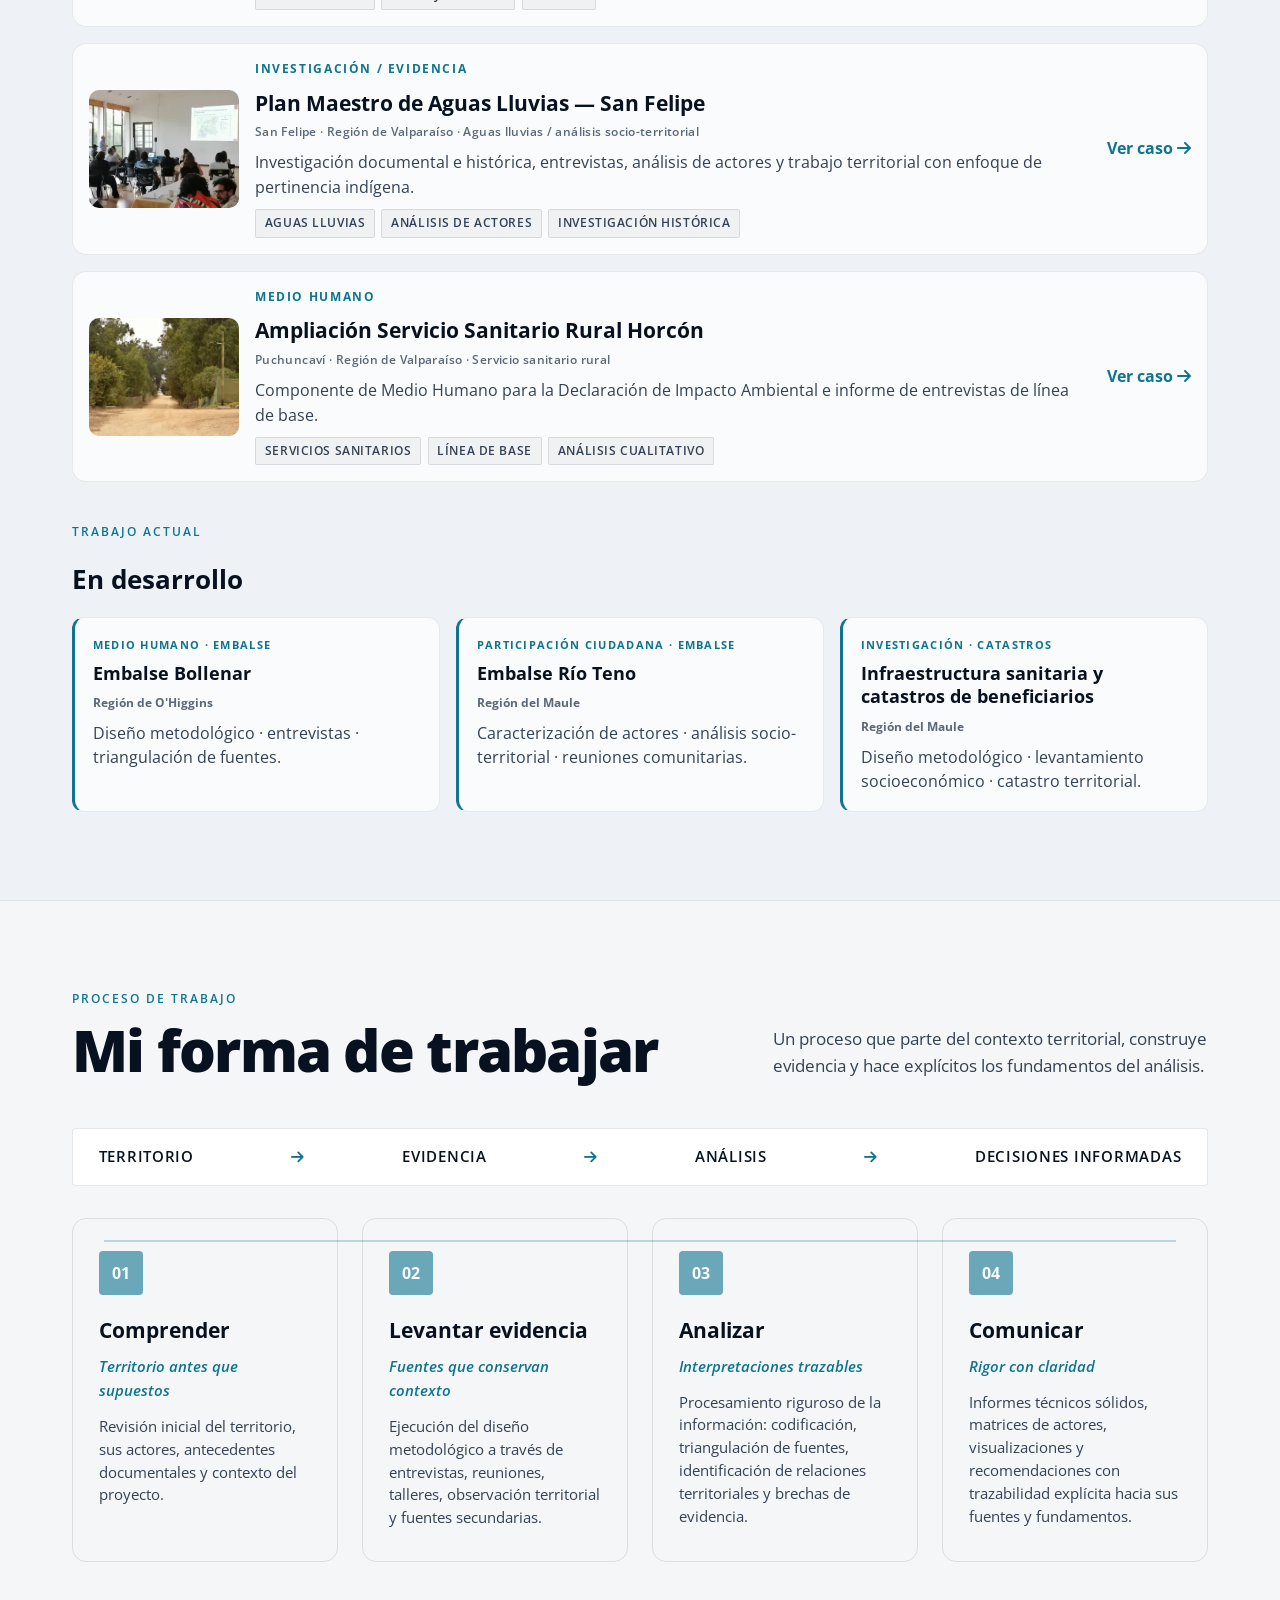
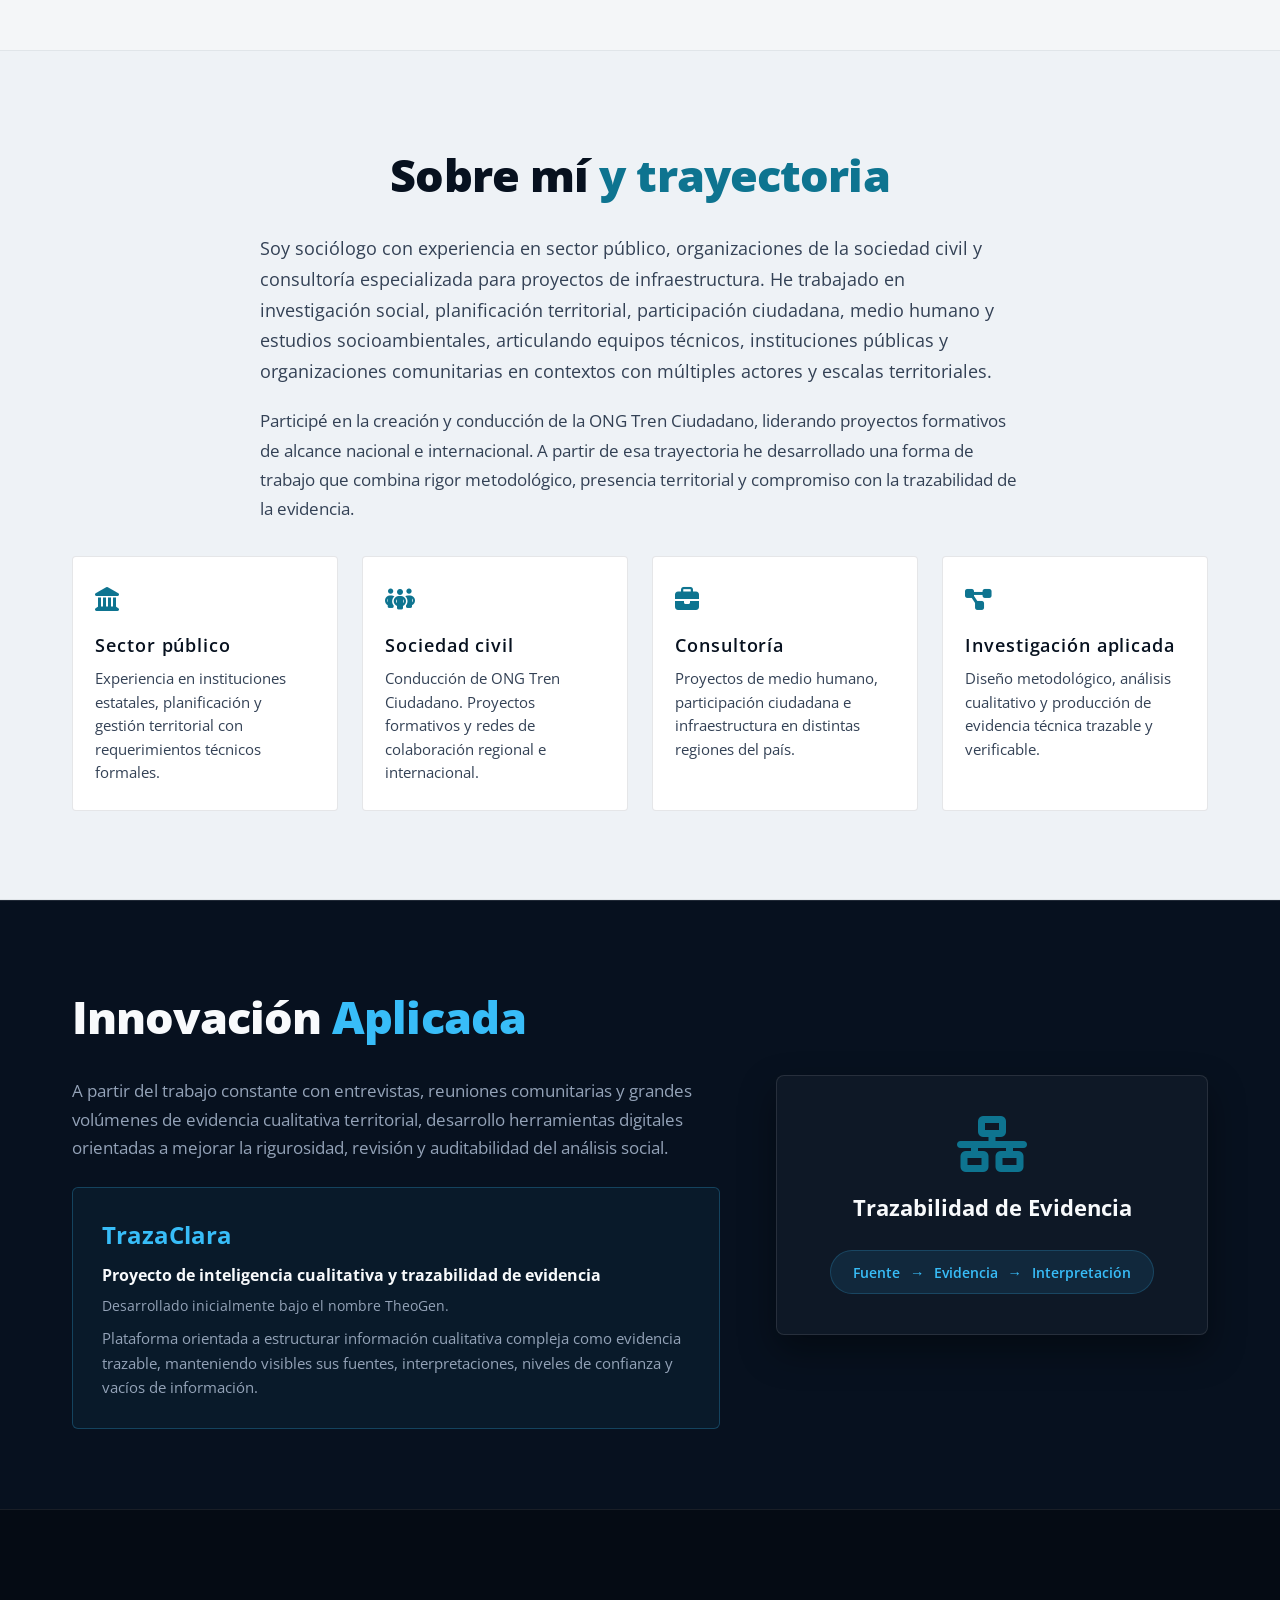
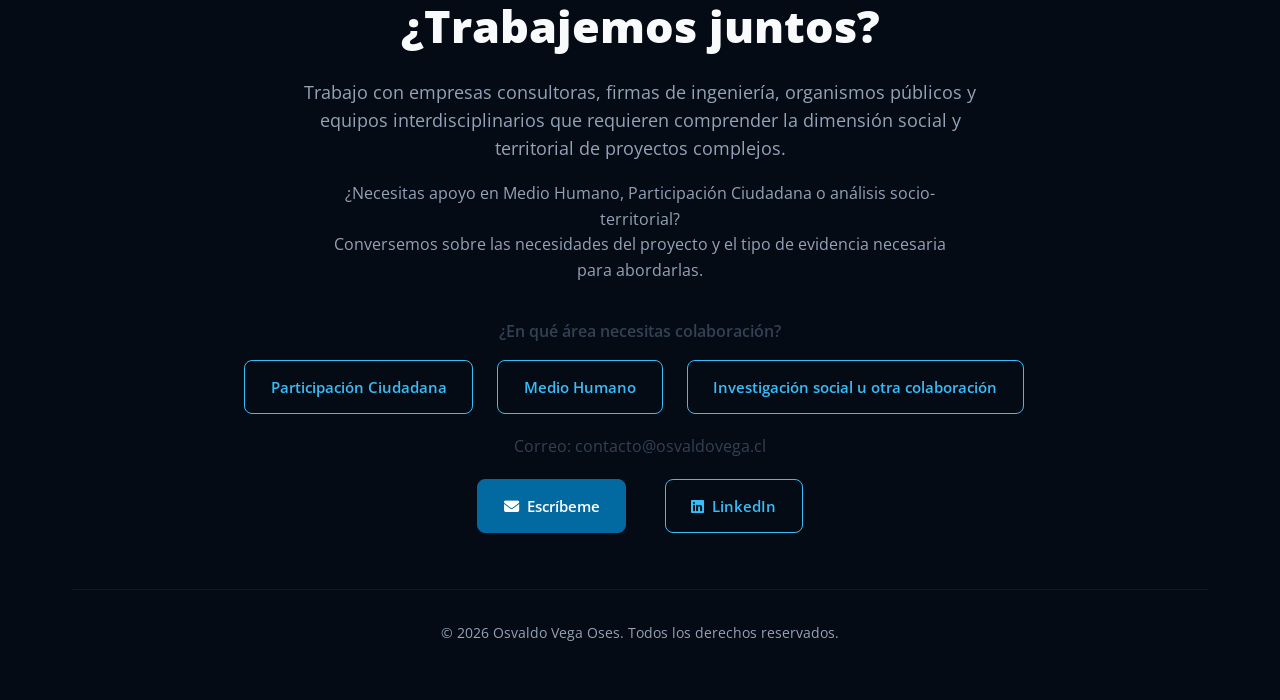
<file: index2.html>
<!DOCTYPE html>
<html lang="es">
<head>
    <meta charset="UTF-8">
    <script src="contact-tracking.js" defer></script>
    <script src="openai-conversions.js" defer></script>

    <!-- Google Tag Manager -->
    <script>(function(w,d,s,l,i){w[l]=w[l]||[];w[l].push({'gtm.start':
    new Date().getTime(),event:'gtm.js'});var f=d.getElementsByTagName(s)[0],
    j=d.createElement(s),dl=l!='dataLayer'?'&l='+l:'';j.async=true;j.src=
    'https://www.googletagmanager.com/gtm.js?id='+i+dl;f.parentNode.insertBefore(j,f);
    })(window,document,'script','dataLayer','GTM-NN64BQC5');</script>
    <!-- End Google Tag Manager -->

    <!-- Microsoft Clarity -->
    <script type="text/javascript">
        (function(c,l,a,r,i,t,y){
            c[a]=c[a]||function(){(c[a].q=c[a].q||[]).push(arguments)};
            t=l.createElement(r);t.async=1;t.src="https://www.clarity.ms/tag/"+i;
            y=l.getElementsByTagName(r)[0];y.parentNode.insertBefore(t,y);
        })(window, document, "clarity", "script", "ypzia0e866");
    </script>
    <!-- End Microsoft Clarity -->

    <meta name="viewport" content="width=device-width, initial-scale=1.0">
    <title>Osvaldo Vega Oses | Sociólogo · Medio Humano · Participación Ciudadana</title>
    <meta name="description" content="Sociólogo especializado en participación ciudadana, medio humano y análisis socio-territorial para proyectos de infraestructura y evaluación ambiental. Produzco evidencia social y territorial clara, trazable y útil para la toma de decisiones.">
    <meta property="og:type" content="website">
    <meta property="og:title" content="Osvaldo Vega Oses | Sociólogo · Medio Humano · Participación Ciudadana">
    <meta property="og:description" content="Sociólogo especializado en participación ciudadana, medio humano y análisis socio-territorial para proyectos de infraestructura y evaluación ambiental.">
    <link rel="icon" href="favicon.ico" sizes="any">
    <link rel="icon" type="image/png" sizes="32x32" href="favicon-32x32.png">
    <link rel="icon" type="image/png" sizes="16x16" href="favicon-16x16.png">
    <link rel="preload" href="Fotos_proyectos/webp/perfil/osvaldo-vega-hero-600.webp" as="image" type="image/webp">
    <link rel="stylesheet" href="style.css">
    <link rel="stylesheet" href="style-v2.css">
    <link rel="preconnect" href="https://fonts.googleapis.com">
    <link rel="preconnect" href="https://fonts.gstatic.com" crossorigin>
    <link rel="preload" as="style" href="https://fonts.googleapis.com/css2?family=Open+Sans:wght@400;600;700&display=swap">
    <link rel="stylesheet" href="https://fonts.googleapis.com/css2?family=Open+Sans:wght@400;600;700&display=swap" media="print" onload="this.media='all'">
    <noscript><link rel="stylesheet" href="https://fonts.googleapis.com/css2?family=Open+Sans:wght@400;600;700&display=swap"></noscript>
    <link rel="stylesheet" href="https://cdnjs.cloudflare.com/ajax/libs/font-awesome/6.4.0/css/all.min.css" media="print" onload="this.media='all'">
    <noscript><link rel="stylesheet" href="https://cdnjs.cloudflare.com/ajax/libs/font-awesome/6.4.0/css/all.min.css"></noscript>

        <style>
        /* ============================================================
           INDEX.HTML — PORTAFOLIO PROFESIONAL EDITORIAL CLARO & TRANSICIÓN TECNOLÓGICA
           ============================================================ */

        /* --- Global Reset Scope & Color Tokens --- */
        .index-editorial {
            --bg-main: #F4F6F8;
            --bg-surface: #FFFFFF;
            --bg-alt: #EEF2F6;
            --text-primary: #07111F;
            --text-secondary: #334155;
            --text-muted: #5B677A;
            --accent-cyan: #0e7490;
            --accent-hover: #0369a1;
            --border-light: rgba(7, 17, 31, 0.1);
            --border-subtle: rgba(7, 17, 31, 0.06);

            background-color: var(--bg-main) !important;
            background-image: none !important;
            color: var(--text-primary) !important;
            font-family: 'Open Sans', sans-serif;
        }

        /* Override global dark text & headers */
        .index-editorial h1,
        .index-editorial h2,
        .index-editorial h3,
        .index-editorial h4 {
            color: var(--text-primary);
        }

        .index-editorial p {
            color: var(--text-secondary);
        }

        /* --- Editorial headings --- */
        .index-editorial .editorial-section-title,
        .index-editorial .featured-card-title,
        .index-editorial #metodologia .editorial-section-title,
        .index-editorial .method-step-title,
        .index-editorial #sobre-mi .section-title {
            font-family: 'Open Sans', sans-serif;
        }

        /* --- Header Sticky & Legibilidad --- */
        .index-editorial #header {
            background: rgba(255, 255, 255, 0.95);
            border-bottom: 1px solid var(--border-light);
            backdrop-filter: blur(10px);
            -webkit-backdrop-filter: blur(10px);
        }

        .index-editorial #header.scrolled {
            background: rgba(255, 255, 255, 0.98);
            box-shadow: 0 4px 12px rgba(7, 17, 31, 0.05);
        }

        .index-editorial .logo {
            color: var(--text-primary);
            font-weight: 700;
        }

        .index-editorial .logo .text-gradient {
            color: var(--accent-cyan);
            background: none;
            -webkit-text-fill-color: initial;
        }

        .index-editorial .nav-links a {
            color: var(--text-secondary);
            font-weight: 500;
        }

        .index-editorial .nav-links a:hover,
        .index-editorial .nav-links a.active {
            color: var(--accent-cyan);
        }

        .index-editorial .nav-toggle {
            color: var(--text-primary);
        }

        /* --- Hero Editorial --- */
        .index-editorial .hero {
            background: var(--bg-main);
            padding-top: calc(80px + 3rem);
            padding-bottom: 4.5rem;
        }

        .index-editorial .hero-eyebrow {
            color: var(--accent-cyan);
            font-size: 0.82rem;
            font-weight: 700;
            letter-spacing: 0.16em;
            text-transform: uppercase;
        }

        .index-editorial .hero h1 {
            color: var(--text-primary);
            font-family: 'Open Sans', sans-serif;
            font-size: clamp(2rem, 3.25vw, 2.9rem);
            font-weight: 800;
            line-height: 1.12;
            letter-spacing: -0.03em;
        }

        .index-editorial .hero .text-gradient {
            color: var(--accent-cyan);
            background: none;
            -webkit-text-fill-color: initial;
            font-style: normal;
        }

        .index-editorial .hero .hero-description {
            color: var(--text-secondary);
            font-size: 1rem;
            line-height: 1.55;
            max-width: 44rem;
        }

        .index-editorial .btn-primary {
            background: var(--accent-cyan);
            color: #ffffff;
            border: 1px solid var(--accent-cyan);
            font-weight: 600;
            box-shadow: none;
        }

        .index-editorial .btn-primary:hover {
            background: var(--accent-hover);
            border-color: var(--accent-hover);
            box-shadow: 0 4px 12px rgba(14, 116, 144, 0.25);
        }

        .index-editorial .btn-outline {
            color: var(--accent-cyan);
            border: 1px solid var(--accent-cyan);
            background: transparent;
            font-weight: 600;
        }

        .index-editorial .btn-outline:hover {
            background: rgba(14, 116, 144, 0.06);
            color: var(--accent-hover);
            border-color: var(--accent-hover);
        }

        /* --- Layout de Secciones de Alternancia Clara --- */
        .index-editorial .section-alt {
            background: var(--bg-alt);
            border-top: 1px solid var(--border-subtle);
            border-bottom: 1px solid var(--border-subtle);
        }

        .index-editorial .section-title {
            color: var(--text-primary);
            font-size: clamp(2rem, 3.5vw, 2.8rem);
            letter-spacing: -0.02em;
        }

        .index-editorial .section-title .text-gradient {
            color: var(--accent-cyan);
            background: none;
            -webkit-text-fill-color: initial;
        }

        .index-editorial .section-subtitle {
            color: var(--text-secondary);
        }

        /* --- 02 CASOS SELECCIONADOS (Colección Editorial Continua) --- */
        .index-editorial .editorial-section-intro {
            display: grid;
            grid-template-columns: minmax(0, 1.2fr) minmax(260px, 0.8fr);
            gap: 3rem;
            align-items: end;
            margin-bottom: 3rem;
        }

        .index-editorial .editorial-kicker {
            display: block;
            margin-bottom: 0.75rem;
            color: var(--accent-cyan);
            font-size: 0.78rem;
            font-weight: 700;
            letter-spacing: 0.16em;
            text-transform: uppercase;
        }

        .index-editorial .editorial-section-title {
            margin: 0;
            color: var(--text-primary);
            font-size: clamp(2.2rem, 4.5vw, 3.6rem);
            font-weight: 400;
            line-height: 1.02;
            letter-spacing: -0.03em;
        }

        .index-editorial .editorial-section-description {
            max-width: 34rem;
            margin: 0;
            color: var(--text-secondary);
            font-size: 1.05rem;
            line-height: 1.65;
        }

        .index-editorial .editorial-cases-grid {
            display: grid;
            grid-template-columns: repeat(3, minmax(0, 1fr));
            border-top: 1px solid var(--border-light);
            border-bottom: 1px solid var(--border-light);
            background: var(--bg-surface);
        }

        .index-editorial .editorial-cases-grid .featured-card {
            min-width: 0;
            border: 0;
            border-left: 1px solid var(--border-light);
            border-radius: 0;
            background: transparent;
            box-shadow: none;
            backdrop-filter: none;
            -webkit-backdrop-filter: none;
            transform: none;
            transition: none;
            display: flex;
            flex-direction: column;
        }

        .index-editorial .editorial-cases-grid .featured-card:first-child {
            border-left: 0;
        }

        .index-editorial .editorial-cases-grid .featured-card-media {
            height: auto;
            aspect-ratio: 16 / 9;
            background: #e2e8f0;
            overflow: hidden;
        }

        .index-editorial .editorial-cases-grid .featured-card-img {
            display: block;
            width: 100%;
            height: 100%;
            object-fit: cover;
            transition: transform 0.3s ease;
        }

        .index-editorial .editorial-cases-grid .featured-card:hover .featured-card-img {
            transform: scale(1.025);
        }

        .index-editorial .editorial-cases-grid .featured-card-content {
            min-width: 0;
            padding: 1.6rem 1.4rem 1.8rem;
            display: flex;
            flex-direction: column;
            flex-grow: 1;
        }

        .index-editorial .editorial-cases-grid .featured-card-location {
            color: var(--text-muted);
            font-size: 0.76rem;
            font-weight: 600;
            letter-spacing: 0.04em;
            text-transform: uppercase;
            margin-bottom: 0.6rem;
            display: block;
        }

        .index-editorial .editorial-cases-grid .featured-card-location i {
            color: var(--accent-cyan);
            margin-right: 0.3rem;
        }

        .index-editorial .editorial-cases-grid .featured-card-title {
            color: var(--text-primary);
            font-size: 1.35rem;
            font-weight: 400;
            line-height: 1.25;
            margin-top: 0;
            margin-bottom: 0.5rem;
        }

        .index-editorial .editorial-cases-grid .featured-card-role {
            color: var(--accent-cyan);
            font-size: 0.84rem;
            font-weight: 600;
            margin-bottom: 0.9rem;
            display: block;
        }

        .index-editorial .editorial-cases-grid .featured-card-summary {
            color: var(--text-secondary);
            font-size: 0.96rem;
            line-height: 1.6;
            margin-bottom: 1.2rem;
            flex-grow: 1;
        }

        .index-editorial .featured-card-link {
            color: var(--accent-cyan);
            font-weight: 600;
            font-size: 0.92rem;
            text-decoration: none;
            display: inline-flex;
            align-items: center;
            gap: 0.4rem;
            margin-top: auto;
        }

        .index-editorial .featured-card-link:hover {
            color: var(--accent-hover);
        }

        /* --- Discretes Tags Control (No check icons, subtle rectangular) --- */
        .index-editorial .project-tags {
            display: flex;
            flex-wrap: wrap;
            gap: 0.4rem;
        }

        .index-editorial .tag-item {
            font-size: 0.72rem;
            font-weight: 600;
            letter-spacing: 0.05em;
            text-transform: uppercase;
            padding: 0.25rem 0.55rem;
            border-radius: 2px;
            background: rgba(7, 17, 31, 0.04);
            border: 1px solid var(--border-light);
            color: var(--text-secondary);
        }

        .index-editorial .tag-item i {
            display: none !important; /* Oculta íconos check según especificación */
        }

        /* --- 03 EN QUÉ PUEDO APORTAR (Especialidades) --- */
        .index-editorial .experience-grid {
            display: grid;
            grid-template-columns: repeat(3, 1fr);
            gap: 1.8rem;
        }

        .index-editorial .glass-card {
            background: var(--bg-surface);
            border: 1px solid var(--border-light);
            border-radius: 4px;
            padding: 2rem 1.75rem;
            box-shadow: 0 2px 6px rgba(7, 17, 31, 0.02);
            backdrop-filter: none;
            -webkit-backdrop-filter: none;
            transition: border-color 0.2s ease, box-shadow 0.2s ease, transform 0.2s ease;
        }

        .index-editorial .glass-card:hover {
            border-color: rgba(14, 116, 144, 0.4);
            box-shadow: 0 6px 20px rgba(7, 17, 31, 0.06);
            transform: translateY(-2px);
        }

        .index-editorial .glass-card h3 {
            color: var(--text-primary);
            font-size: 1.25rem;
            font-weight: 600;
            margin-top: 1rem;
            margin-bottom: 0.8rem;
        }

        .index-editorial .glass-card p {
            color: var(--text-secondary);
            font-size: 0.98rem;
            line-height: 1.65;
        }

        .index-editorial .card-icon i {
            color: var(--accent-cyan);
            font-size: 2rem;
        }

        /* --- 04 MÁS CASOS Y OTROS PROYECTOS --- */
        .index-editorial .more-cases-grid {
            display: grid;
            grid-template-columns: repeat(3, 1fr);
            gap: 1.8rem;
            margin-bottom: 3.5rem;
        }

        .index-editorial .secondary-card {
            background: var(--bg-surface);
            border: 1px solid var(--border-light);
            border-radius: 4px;
            overflow: hidden;
            display: flex;
            flex-direction: column;
            transition: border-color 0.2s ease, box-shadow 0.2s ease;
        }

        .index-editorial .secondary-card:hover {
            border-color: rgba(14, 116, 144, 0.4);
            box-shadow: 0 6px 18px rgba(7, 17, 31, 0.06);
        }

        .index-editorial .secondary-card-media {
            aspect-ratio: 16 / 9;
            overflow: hidden;
            background: #e2e8f0;
        }

        .index-editorial .secondary-card-img {
            width: 100%;
            height: 100%;
            object-fit: cover;
            transition: transform 0.3s ease;
        }

        .index-editorial .secondary-card:hover .secondary-card-img {
            transform: scale(1.03);
        }

        .index-editorial .secondary-card-content {
            padding: 1.5rem;
            display: flex;
            flex-direction: column;
            flex-grow: 1;
        }

        .index-editorial .secondary-card-location {
            color: var(--text-muted);
            font-size: 0.75rem;
            font-weight: 600;
            text-transform: uppercase;
            letter-spacing: 0.04em;
            margin-bottom: 0.5rem;
        }

        .index-editorial .secondary-card-location i {
            color: var(--accent-cyan);
            margin-right: 0.25rem;
        }

        .index-editorial .secondary-card-title {
            color: var(--text-primary);
            font-size: 1.18rem;
            font-weight: 600;
            line-height: 1.3;
            margin-top: 0;
            margin-bottom: 0.6rem;
        }

        .index-editorial .secondary-card-summary {
            color: var(--text-secondary);
            font-size: 0.94rem;
            line-height: 1.6;
            margin-bottom: 1.2rem;
            flex-grow: 1;
        }

        /* Otros Proyectos Compactos */
        .index-editorial .other-projects-grid {
            display: grid;
            grid-template-columns: repeat(3, 1fr);
            gap: 1.5rem;
        }

        .index-editorial .other-project-card {
            background: var(--bg-surface);
            border: 1px solid var(--border-light);
            border-radius: 4px;
            padding: 1.4rem;
        }

        .index-editorial .other-project-card h4 {
            color: var(--accent-cyan);
            font-size: 1.1rem;
            font-weight: 700;
            margin-top: 0;
            margin-bottom: 0.3rem;
        }

        .index-editorial .other-project-subtitle {
            color: var(--text-primary);
            font-size: 0.88rem;
            font-weight: 600;
            display: block;
            margin-bottom: 0.9rem;
        }

        /* --- 05 MI FORMA DE TRABAJAR (Proceso Editorial) --- */
        .index-editorial .editorial-process-summary {
            display: flex;
            align-items: center;
            justify-content: space-between;
            gap: 1rem;
            padding: 1rem 1.6rem;
            background: var(--bg-surface);
            border: 1px solid var(--border-light);
            border-radius: 4px;
            margin-bottom: 3rem;
            color: var(--text-secondary);
            font-size: 0.92rem;
            font-weight: 600;
            text-transform: uppercase;
            letter-spacing: 0.05em;
        }

        .index-editorial .editorial-process-summary span {
            color: var(--text-primary);
        }

        .index-editorial .editorial-process-summary i {
            color: var(--accent-cyan);
        }

        .index-editorial .editorial-method-grid {
            position: relative;
            display: grid;
            grid-template-columns: repeat(4, 1fr);
            gap: 2rem;
        }

        .index-editorial .editorial-method-grid::before {
            content: '';
            position: absolute;
            top: 22px;
            left: 2rem;
            right: 2rem;
            height: 2px;
            background: rgba(14, 116, 144, 0.25);
            z-index: 1;
        }

        .index-editorial .editorial-method-grid .method-step {
            position: relative;
            z-index: 2;
            background: transparent;
        }

        .index-editorial .editorial-method-grid .method-step-num {
            width: 44px;
            height: 44px;
            background: var(--accent-cyan);
            color: #ffffff;
            font-size: 1rem;
            font-weight: 700;
            display: flex;
            align-items: center;
            justify-content: center;
            border-radius: 4px;
            margin-bottom: 1.2rem;
        }

        .index-editorial .editorial-method-grid .method-step-title {
            color: var(--text-primary);
            font-size: 1.3rem;
            font-weight: 400;
            margin-top: 0;
            margin-bottom: 0.4rem;
        }

        .index-editorial .editorial-method-concept {
            color: var(--accent-cyan);
            font-style: italic;
            font-size: 0.95rem;
            font-weight: 500;
            margin-bottom: 0.8rem;
        }

        .index-editorial .editorial-method-grid .method-step p:not(.editorial-method-concept) {
            color: var(--text-secondary);
            font-size: 0.95rem;
            line-height: 1.6;
        }

        /* --- 06 SOBRE MÍ Y TRAYECTORIA --- */
        .index-editorial .about-milestones {
            display: grid;
            grid-template-columns: repeat(4, 1fr);
            gap: 1.5rem;
        }

        .index-editorial .about-milestone-card {
            background: var(--bg-surface);
            border: 1px solid var(--border-light);
            border-radius: 4px;
            padding: 1.6rem 1.4rem;
        }

        .index-editorial .about-milestone-card h4,
        .index-editorial .about-milestone-card .milestone-title {
            color: var(--text-primary);
            font-size: 1.1rem;
            font-weight: 600;
            margin-top: 0.8rem;
            margin-bottom: 0.5rem;
        }

        .index-editorial .about-milestone-card p {
            color: var(--text-secondary);
            font-size: 0.92rem;
            line-height: 1.6;
        }

        .index-editorial .about-milestone-card .milestone-icon i {
            color: var(--accent-cyan);
            font-size: 1.5rem;
        }

        .index-editorial .about-profile-grid {
            display: grid;
            grid-template-columns: minmax(240px, 0.75fr) minmax(0, 1.75fr);
            gap: 3.5rem;
            align-items: center;
            max-width: 980px;
            margin: 0 auto 3.5rem;
        }

        .index-editorial .about-profile-photo {
            width: 100%;
            max-width: 320px;
            aspect-ratio: 4 / 5;
            object-fit: cover;
            object-position: center top;
            display: block;
            border: 1px solid var(--border-light);
            border-radius: 24px;
        }

        .index-editorial .about-profile-copy {
            max-width: 680px;
        }

        .index-editorial .about-profile-copy p {
            margin-top: 0;
        }

        @media (max-width: 768px) {
            .index-editorial .about-profile-grid {
                grid-template-columns: 1fr;
                gap: 2rem;
            }

            .index-editorial .about-profile-photo {
                max-width: 280px;
                margin: 0 auto;
            }
        }

        /* ============================================================
           TRANSICIÓN DELIBERADA A FONDO OSCURO TECNOLÓGICO
           Punto de Quiebre: #innovacion + footer#contacto
           ============================================================ */
        .index-editorial #innovacion {
            background-color: #07111F !important;
            color: #F8FAFC !important;
            border-top: 1px solid rgba(255, 255, 255, 0.1);
            padding-top: 5rem;
            padding-bottom: 5rem;
        }

        .index-editorial #innovacion .section-title {
            color: #F8FAFC !important;
        }

        .index-editorial #innovacion .section-title .text-gradient {
            color: #38BDF8 !important;
            background: none !important;
            -webkit-text-fill-color: initial !important;
        }

        .index-editorial #innovacion p {
            color: #94A3B8 !important;
        }

        .index-editorial .innovation-highlight {
            background: rgba(56, 189, 248, 0.05);
            border: 1px solid rgba(56, 189, 248, 0.25);
            border-radius: 6px;
            padding: 1.8rem;
        }

        .index-editorial .innovation-highlight h3 {
            color: #38BDF8 !important;
            font-size: 1.5rem;
            margin-top: 0;
            margin-bottom: 0.5rem;
        }

        .index-editorial .innovation-highlight strong {
            color: #F8FAFC !important;
        }

        .index-editorial .platform-note {
            color: #94A3B8 !important;
            font-size: 0.85rem;
        }

        .index-editorial .theogen-box {
            background: rgba(255, 255, 255, 0.03);
            border: 1px solid rgba(255, 255, 255, 0.1);
            border-radius: 8px;
            padding: 2.5rem 2rem;
            text-align: center;
        }

        .index-editorial .theogen-box h3 {
            color: #F8FAFC !important;
            font-size: 1.35rem;
            margin-bottom: 1.5rem;
        }

        .index-editorial .pipeline-flow {
            background: rgba(56, 189, 248, 0.1);
            border: 1px solid rgba(56, 189, 248, 0.2);
            border-radius: 30px;
            padding: 0.6rem 1.4rem;
            color: #38BDF8 !important;
            font-weight: 600;
            display: inline-flex;
            gap: 0.6rem;
            align-items: center;
        }

        .index-editorial .pipeline-flow span {
            color: #38BDF8 !important;
        }

        /* --- Footer Oscuro Coherente (#contacto) --- */
        .index-editorial footer#contacto {
            background-color: #050B14 !important;
            border-top: 1px solid rgba(255, 255, 255, 0.08);
            color: #F8FAFC !important;
            padding-top: 5rem;
            padding-bottom: 3.5rem;
        }

        .index-editorial footer#contacto .footer-heading {
            color: #F8FAFC !important;
            font-family: 'Open Sans', sans-serif;
            font-size: clamp(2rem, 3.5vw, 3rem);
        }

        .index-editorial footer#contacto .footer-audience,
        .index-editorial footer#contacto .footer-cta-text {
            color: #94A3B8 !important;
        }

        .index-editorial footer#contacto .btn-primary {
            background: #0369a1;
            border-color: #0369a1;
            color: #ffffff;
        }

        .index-editorial footer#contacto .btn-primary:hover {
            background: #075985;
            border-color: #075985;
        }

        .index-editorial footer#contacto .btn-outline {
            color: #38bdf8;
            border-color: #38bdf8;
            background: transparent;
        }

        .index-editorial footer#contacto .btn-outline:hover {
            background: rgba(56, 189, 248, 0.1);
            color: #7dd3fc;
            border-color: #7dd3fc;
        }

        .index-editorial footer#contacto .footer-copy {
            color: #94A3B8 !important;
            border-top: 1px solid rgba(255, 255, 255, 0.06);
            padding-top: 2rem;
            margin-top: 3.5rem;
        }

        /* ============================================================
           BREAKPOINTS RESPONSIVE STRICT RULES (QA 320 - 1440px)
           Reglas de Grilla:
           - Casos seleccionados: 3 cols -> 1 col (o 2+1 deliberado)
           - Especialidades: 3 cols -> 1 col (evita 2+1 desequilibrado)
           - Más casos: 3 cols -> 1 col
           - Otros proyectos: 3 cols -> 1 col
           - Proceso: 4 cols -> 2x2 tablet -> 1 col móvil (APROBADO)
           - Trayectoria: 4 cols -> 2x2 tablet -> 1 col móvil (NO 3+1)
           ============================================================ */

        @media (max-width: 1024px) {
            .index-editorial .editorial-section-intro {
                grid-template-columns: 1fr;
                gap: 1.2rem;
                align-items: start;
            }

            .index-editorial .editorial-section-description {
                max-width: 100%;
            }

            .index-editorial .editorial-method-grid {
                grid-template-columns: repeat(2, 1fr);
                gap: 2.5rem 2rem;
            }

            .index-editorial .editorial-method-grid::before {
                display: none; /* Oculta línea continua en 2x2 */
            }

            .index-editorial .about-milestones {
                grid-template-columns: repeat(2, 1fr); /* 2x2 APROBADO */
            }
        }

        @media (max-width: 992px) {
            /* Cambio de 3 columnas a 1 columna para EVITAR tarjetas aisladas 2+1 */
            .index-editorial .editorial-cases-grid {
                grid-template-columns: 1fr;
                border-top: 1px solid var(--border-light);
                border-bottom: 1px solid var(--border-light);
            }

            .index-editorial .editorial-cases-grid .featured-card {
                border-left: 0;
                border-top: 1px solid var(--border-light);
            }

            .index-editorial .editorial-cases-grid .featured-card:first-child {
                border-top: 0;
            }

            .index-editorial .experience-grid {
                grid-template-columns: 1fr;
            }

            .index-editorial .more-cases-grid {
                grid-template-columns: 1fr;
            }

            .index-editorial .other-projects-grid {
                grid-template-columns: 1fr;
            }
        }

        @media (max-width: 768px) {
            .index-editorial .nav-links {
                background: rgba(255, 255, 255, 0.98);
                border-bottom: 1px solid var(--border-light);
            }

            .index-editorial .nav-links a {
                color: var(--text-secondary);
            }

            .index-editorial .nav-links a:hover,
            .index-editorial .nav-links a:focus {
                color: var(--accent-cyan);
            }
        }

        @media (max-width: 640px) {

            .index-editorial main > section:not(#inicio):not(#innovacion) {
                padding-top: 4.5rem;
                padding-bottom: 4.5rem;
            }

            .index-editorial .editorial-cases-grid .featured-card-location,
            .index-editorial .secondary-card-location {
                font-size: 0.8rem;
            }

            .index-editorial .editorial-cases-grid .featured-card-role {
                font-size: 0.86rem;
            }

            .index-editorial .tag-item {
                font-size: 0.78rem;
                line-height: 1.35;
            }

            .index-editorial .featured-card-link {
                font-size: 0.95rem;
            }

            .index-editorial .hero {
                padding-top: calc(70px + 2rem);
                padding-bottom: 3rem;
            }

            .index-editorial .editorial-process-summary {
                flex-direction: column;
                align-items: flex-start;
                gap: 0.5rem;
            }

            .index-editorial .editorial-process-summary i {
                transform: rotate(90deg);
                margin: 0.2rem 0;
            }

            .index-editorial .editorial-method-grid {
                grid-template-columns: 1fr;
                gap: 2rem;
            }

            .index-editorial .about-milestones {
                grid-template-columns: 1fr;
            }
        }

        @media (prefers-reduced-motion: reduce) {
            .index-editorial .editorial-cases-grid .featured-card-img,
            .index-editorial .secondary-card-img,
            .index-editorial .glass-card,
            .index-editorial .secondary-card {
                transition: none !important;
                transform: none !important;
            }
        }
</style>

    <style>
        .index-editorial,
        .index-editorial body,
        .index-editorial h1,
        .index-editorial h2,
        .index-editorial h3,
        .index-editorial h4,
        .index-editorial nav,
        .index-editorial p,
        .index-editorial a,
        .index-editorial span,
        .index-editorial button,
        .index-editorial label,
        .index-editorial small { font-family: 'Open Sans', sans-serif !important; }
        .index-editorial .logo { font-family: 'Open Sans', sans-serif !important; font-weight: 800; font-size: 1.45rem; }
        .index-editorial h1,
        .index-editorial .section-title,
        .index-editorial .editorial-section-title { font-family: 'Open Sans', sans-serif !important; font-weight: 800 !important; }
        .index-editorial .featured-card-title,
        .index-editorial .secondary-card-title,
        .index-editorial .method-step-title { font-family: 'Open Sans', sans-serif !important; font-weight: 700 !important; }
        .index-editorial .editorial-method-concept { font-family: 'Open Sans', sans-serif !important; font-weight: 600; }
        .index-editorial .hero-eyebrow,
        .index-editorial .editorial-kicker,
        .index-editorial .featured-card-location,
        .index-editorial .featured-card-role,
        .index-editorial .secondary-card-location,
        .index-editorial .tag-item,
        .index-editorial .btn,
        .index-editorial footer .footer-heading { font-family: 'Open Sans', sans-serif !important; font-weight: 600; }
        .index-editorial footer .footer-heading { font-weight: 800; }
        .index-editorial .hero > .container { display: grid; grid-template-columns: minmax(0, 1.65fr) minmax(0, 1fr); align-items: center; gap: clamp(2rem, 4vw, 4rem); }
        .index-editorial .hero-content { min-width: 0; }
        .index-editorial .hero .hero-tagline { color: var(--accent-cyan); font-size: clamp(1rem, 1.4vw, 1.2rem); font-weight: 600; line-height: 1.4; margin-bottom: 1rem; }
        .index-editorial .hero .hero-technical-line { color: var(--text-secondary); font-size: clamp(.95rem, 1.25vw, 1.05rem); font-weight: 600; line-height: 1.5; margin-bottom: .85rem; }
        .index-editorial .hero .hero-description { margin-bottom: .9rem; }
        .index-editorial .hero .hero-audience { color: var(--text-muted); font-size: .82rem; font-weight: 600; line-height: 1.5; margin-bottom: 1.4rem; }
        .index-editorial .hero-photo-wrap { display: flex; justify-content: center; align-items: center; padding: 1rem; }
        .index-editorial .hero-photo { display: block; width: min(100%, 320px); max-width: 100%; aspect-ratio: 4 / 5; object-fit: cover; object-position: center top; border-radius: 4px; }
        .index-editorial #sobre-mi .about-profile-grid { display: block; max-width: 760px; margin: 0 auto 2rem; }
        .index-editorial #sobre-mi .about-profile-copy { max-width: 760px; margin: 0 auto; }
        .index-editorial #sobre-mi .section-title { margin-bottom: 1.4rem; }
        .index-editorial main > section,
        .index-editorial footer { scroll-margin-top: 92px; }
        .index-editorial #que-hago > .container > p { margin: -.5rem auto 1.75rem !important; }
        .index-editorial #que-hago .experience-grid { align-items: start; }
        .index-editorial #que-hago .glass-card { height: auto; min-height: 0; padding: 1.6rem 1.5rem; }
        .index-editorial #metodologia .editorial-process-summary { margin-bottom: 2rem; }
        .index-editorial #metodologia .editorial-method-grid { gap: 1.5rem; }
        .index-editorial #metodologia .editorial-method-grid .method-step p:not(.editorial-method-concept) { line-height: 1.5; }
        .index-editorial .service-related-link { display: inline-flex; align-items: center; gap: .35rem; margin-top: 1.25rem; color: var(--accent-cyan); font-size: .82rem; font-weight: 600; text-decoration: none; }
        .index-editorial .service-related-link:hover, .index-editorial .service-related-link:focus-visible { color: var(--accent-hover); text-decoration: underline; }
        .index-editorial .nav-links a i { margin-right: .35rem; }
        .index-editorial .experience-map { display: grid; grid-template-columns: repeat(2, minmax(0, 1fr)); gap: 1.25rem; margin: 0 0 2rem; padding: 1.15rem 1.25rem; border: 1px solid rgba(7,17,31,0.08); background: rgba(255,255,255,0.4); }
        .index-editorial .experience-map-block { display: flex; flex-direction: column; gap: .7rem; }
        .index-editorial .experience-map-kicker { font-size: .7rem; letter-spacing: .16em; text-transform: uppercase; color: var(--accent-cyan); font-weight: 700; }
        .index-editorial .experience-tag-list { display: flex; flex-wrap: wrap; gap: .6rem; }
        .index-editorial .project-pill { display: inline-flex; align-items: center; padding: .45rem .7rem; background: rgba(14,116,144,0.08); color: var(--text-primary); border: 1px solid rgba(14,116,144,0.15); border-radius: 999px; font-size: .72rem; font-weight: 700; letter-spacing: .04em; text-transform: uppercase; }
        .index-editorial .project-pill.subtle { background: rgba(7,17,31,0.03); border-color: rgba(7,17,31,0.08); }
        .index-editorial .featured-projects { display: grid; grid-template-columns: repeat(3, minmax(0,1fr)); gap: 1.25rem; margin-top: 1.5rem; }
        .index-editorial .featured-projects .featured-card { display: flex; flex-direction: column; }
        .index-editorial .project-area { display: block; margin: 0 0 .7rem; color: var(--accent-cyan); font-size: .72rem; font-weight: 700; letter-spacing: .14em; text-transform: uppercase; }
        .index-editorial .published-projects { display: grid; grid-template-columns: 1fr; gap: 1rem; margin-top: 2rem; }
        .index-editorial .published-project-row { display: grid; grid-template-columns: 150px minmax(0,1fr) auto; align-items: center; gap: 1rem; padding: 1rem; background: rgba(255,255,255,0.65); border: 1px solid rgba(7,17,31,0.08); border-radius: 14px; }
        .index-editorial .published-project-media { height: 118px; overflow: hidden; border-radius: 10px; }
        .index-editorial .published-project-img { display: block; width: 100%; height: 100%; object-fit: cover; }
        .index-editorial .published-project-body { min-width: 0; }
        .index-editorial .published-project-body h3 { margin-bottom: .4rem; font-size: clamp(1.05rem, 1.8vw, 1.3rem); line-height: 1.25; }
        .index-editorial .published-project-meta { margin: 0 0 .5rem; color: var(--text-muted); font-size: .78rem; font-weight: 600; letter-spacing: .03em; }
        .index-editorial .published-project-body p:not(.published-project-meta) { margin: 0 0 .6rem; line-height: 1.55; }
        .index-editorial .published-project-link { align-self: center; color: var(--accent-cyan); font-weight: 700; text-decoration: none; white-space: nowrap; }
        .index-editorial .published-project-link:hover { text-decoration: underline; }
        .index-editorial .current-projects { margin-top: 2.5rem; }
        .index-editorial .current-projects-header { display: flex; flex-direction: column; gap: .35rem; margin-bottom: 1rem; }
        .index-editorial .current-projects-header h3 { margin: 0; font-size: clamp(1.4rem, 2vw, 2rem); }
        .index-editorial .current-project-grid { display: grid; grid-template-columns: repeat(3, minmax(0,1fr)); gap: 1rem; }
        .index-editorial .current-project-card { display: flex; flex-direction: column; gap: .5rem; min-height: 0; padding: 1.15rem 1.1rem; background: rgba(255,255,255,0.7); border: 1px solid rgba(7,17,31,0.08); border-left: 3px solid var(--accent-cyan); border-radius: 12px; }
        .index-editorial .project-status { display: inline-block; color: var(--accent-cyan); font-size: .68rem; letter-spacing: .12em; font-weight: 700; text-transform: uppercase; }
        .index-editorial .current-project-card h4 { margin: 0; font-size: 1.1rem; line-height: 1.35; }
        .index-editorial .project-meta { margin: 0; color: var(--text-muted); font-size: .78rem; font-weight: 700; }
        .index-editorial .current-project-card p:last-child { margin: 0; line-height: 1.5; }
        @media (max-width: 900px) {
            .index-editorial .hero > .container { grid-template-columns: 1fr; gap: 1.5rem; }
            .index-editorial .hero-photo-wrap { order: 2; padding: .5rem 0 0; }
            .index-editorial .hero-content { order: 1; }
            .index-editorial .hero-photo { width: min(280px, 82vw); }
        }
        @media (max-width: 640px) {
            .index-editorial .hero h1 { font-size: clamp(1.8rem, 7vw, 2.1rem); margin-bottom: .8rem; }
            .index-editorial .hero .hero-tagline { margin-bottom: .75rem; }
            .index-editorial .hero .hero-audience { margin-bottom: 1rem; }
        }
        @media (max-width: 390px) {
            .index-editorial .hero > .container { width: 100%; }
            .index-editorial .pipeline-flow { max-width: 100%; flex-wrap: wrap; justify-content: center; }
        }
    </style>

    <!-- SEO técnico -->
    <!-- Variante experimental: no indexar mientras no sustituya a index.html. -->
    <meta name="robots" content="noindex, follow">
    <link rel="canonical" href="https://osvaldovega.cl/">

    <meta property="og:site_name" content="Osvaldo Vega Oses">
    <meta property="og:locale" content="es_CL">
    <meta property="og:url" content="https://osvaldovega.cl/index2.html">

    <meta name="twitter:card" content="summary_large_image">
    <meta name="twitter:title" content="Osvaldo Vega Oses | Sociólogo · Medio Humano · Participación Ciudadana">
    <meta name="twitter:description" content="Sociólogo especializado en participación ciudadana, medio humano y análisis socio-territorial para proyectos de infraestructura y evaluación ambiental.">

    <script type="application/ld+json">
{
  "@context": "https://schema.org",
  "@type": "Person",
  "name": "Osvaldo Vega Oses",
  "jobTitle": "Sociólogo",
  "url": "https://osvaldovega.cl/",
  "knowsAbout": [
    "Medio Humano",
    "Participación Ciudadana",
    "Análisis socio-territorial",
    "Investigación cualitativa"
  ]
}
    </script>

    <script type="application/ld+json">
{
  "@context": "https://schema.org",
  "@type": "WebSite",
  "name": "Osvaldo Vega Oses",
  "url": "https://osvaldovega.cl/"
}
    </script>


    <!-- Imagen social -->
    <meta property="og:image" content="https://osvaldovega.cl/assets/seo/osvaldo-vega-og.jpg">
    <meta property="og:image:width" content="1200">
    <meta property="og:image:height" content="630">
    <meta property="og:image:alt" content="Osvaldo Vega Oses — Sociólogo, Medio Humano y Participación Ciudadana">
    <meta name="twitter:image" content="https://osvaldovega.cl/assets/seo/osvaldo-vega-og.jpg">
    <meta name="twitter:image:alt" content="Osvaldo Vega Oses — Sociólogo, Medio Humano y Participación Ciudadana">

</head>
<body class="index-editorial">

    <!-- Google Tag Manager (noscript) -->
    <noscript><iframe src="https://www.googletagmanager.com/ns.html?id=GTM-NN64BQC5"
    height="0" width="0" style="display:none;visibility:hidden"></iframe></noscript>
    <!-- End Google Tag Manager (noscript) -->


    <header id="header">
        <div class="container">
            <nav aria-label="Navegación principal">
                <a href="#inicio" class="logo" aria-label="Ir al inicio">OVO<span class="text-gradient">.</span></a>
                <button class="nav-toggle" id="nav-toggle" aria-label="Abrir menú de navegación" aria-expanded="false">
                    <i class="fa-solid fa-bars"></i>
                </button>
                <ul class="nav-links" id="nav-links">
                    <li><a href="#proyectos">Proyectos</a></li>
                    <li><a href="#que-hago">Servicios</a></li>
                    <li><a href="#metodologia">Cómo trabajo</a></li>
                    <li><a href="#sobre-mi">Sobre mí</a></li>
                    <li><a href="#innovacion">Innovación</a></li>
                    <li><a href="#contacto"><i class="fa-regular fa-envelope" aria-hidden="true"></i> Contacto</a></li>
                </ul>
            </nav>
        </div>
    </header>

    <main>

        <!-- ====================================================
             01  HERO PERSONAL
        ==================================================== -->
        <section id="inicio" class="hero">
            <div class="container">
                <div class="hero-content">
                    <span class="hero-eyebrow">OSVALDO VEGA OSES · SOCIÓLOGO</span>
                    <h1>Medio Humano y Participación Ciudadana para proyectos de infraestructura y evaluación ambiental</h1>
                    <p class="hero-technical-line">Análisis socio-territorial · actores · entrevistas · trabajo de campo · evidencia cualitativa trazable</p>
                    <p class="hero-tagline">Comprender el territorio. Construir evidencia para mejores decisiones.</p>
                    <p class="hero-description">Diseño y ejecuto Líneas de Base de Medio Humano y procesos de Participación Ciudadana, integrando caracterización territorial, análisis de actores, entrevistas, reuniones comunitarias, triangulación cualitativa y sistematización de evidencia para estudios de ingeniería y evaluación ambiental.</p>
                    <p class="hero-audience">Consultoras · Firmas de ingeniería · Organismos públicos</p>
                    <div class="hero-buttons">
                        <a href="#que-hago" class="btn btn-primary" id="hero-cta-servicios" data-ovo-source="hero" data-ovo-action="ver_servicios">Qué hago</a>
                        <a href="#proyectos" class="btn btn-outline" id="hero-cta-casos" data-ovo-source="hero" data-ovo-action="ver_proyectos">Ver proyectos</a>
                    </div>
                </div>
                <div class="hero-photo-wrap">
                    <img src="Fotos_proyectos/webp/perfil/osvaldo-vega-hero-600.webp"
                         srcset="Fotos_proyectos/webp/perfil/osvaldo-vega-hero-360.webp 360w,
                                 Fotos_proyectos/webp/perfil/osvaldo-vega-hero-600.webp 600w"
                         sizes="(max-width: 768px) 280px, 360px"
                         alt="Retrato profesional de Osvaldo Vega Oses."
                         class="hero-photo"
                         fetchpriority="high"
                         decoding="async"
                         width="600" height="749">
                </div>
            </div>
        </section>

        <!-- ====================================================
             02  SERVICIOS / QUÉ HAGO
        ==================================================== -->
        <section id="que-hago">
            <div class="container">
                <div class="editorial-section-intro">
                    <div>
                        <span class="editorial-kicker">QUÉ HAGO</span>
                        <h2 class="editorial-section-title">Servicios</h2>
                    </div>
                    <p class="editorial-section-description">Acompaño consultoras, firmas de ingeniería y organismos públicos desde tres capacidades complementarias del análisis social y territorial.</p>
                </div>

                <div class="experience-grid">

                    <div class="glass-card" id="esp-medio-humano">
                        <div class="card-icon">
                            <i class="fa-solid fa-leaf"></i>
                        </div>
                        <h3>Medio Humano y Evaluación Socioambiental</h3>
                        <p>Líneas de Base de Medio Humano para evaluación ambiental: fuentes censales y documentales, entrevistas, observación territorial, análisis de usos y sistemas de vida, y triangulación de evidencia.</p>
                        <a href="mailto:contacto@osvaldovega.cl?subject=Consulta%20profesional%20-%20Medio%20Humano" class="btn btn-primary service-cta" data-contact-service="medio_humano" data-contact-source="servicios">Consultar por Medio Humano</a>
                        <a class="service-related-link" href="proyectos/medio-humano-desaladora-arica-v2.html" aria-label="Ver proyecto relacionado: Desaladora Arica">Ver proyecto relacionado&nbsp; Desaladora Arica <i class="fa-solid fa-arrow-right" aria-hidden="true"></i></a>
                    </div>

                    <div class="glass-card" id="esp-pac">
                        <div class="card-icon">
                            <i class="fa-solid fa-users-viewfinder"></i>
                        </div>
                        <h3>Participación Ciudadana y Gestión Territorial</h3>
                        <p>Diseño, implementación y seguimiento de procesos PAC para infraestructura: identificación y caracterización de actores, estrategias territoriales, entrevistas, reuniones comunitarias, registro de inquietudes y seguimiento de controversias y riesgos socio-territoriales.</p>
                        <a href="mailto:contacto@osvaldovega.cl?subject=Consulta%20profesional%20-%20Participaci%C3%B3n%20Ciudadana" class="btn btn-primary service-cta" data-contact-service="pac" data-contact-source="servicios">Consultar apoyo PAC</a>
                        <a class="service-related-link" href="proyectos/pac-arenillas-negras-v2.html" aria-label="Ver proyecto relacionado: Arenillas Negras">Ver proyecto relacionado&nbsp; Arenillas Negras <i class="fa-solid fa-arrow-right" aria-hidden="true"></i></a>
                    </div>

                    <div class="glass-card" id="esp-investigacion">
                        <div class="card-icon">
                            <i class="fa-solid fa-magnifying-glass-chart"></i>
                        </div>
                        <h3>Investigación y Evidencia Cualitativa</h3>
                        <p>Diseño metodológico, construcción de corpus, análisis cualitativo, codificación, triangulación de fuentes y matrices de evidencia. Transformo información cualitativa y territorial compleja en evidencia trazable y verificable que dialoga con requerimientos técnicos y ambientales.</p>
                        <a href="mailto:contacto@osvaldovega.cl?subject=Consulta%20profesional%20-%20Investigaci%C3%B3n%20social" class="btn btn-primary service-cta" data-contact-service="investigacion" data-contact-source="servicios">Consultar apoyo en investigación social</a>
                        <a class="service-related-link" href="proyectos/plan-maestro-san-felipe-v2.html" aria-label="Ver proyecto relacionado: San Felipe">Ver proyecto relacionado&nbsp; San Felipe <i class="fa-solid fa-arrow-right" aria-hidden="true"></i></a>
                    </div>

                </div>
            </div>
        </section>

        <!-- ====================================================
             03  EXPERIENCIA / PROYECTOS
        ==================================================== -->
        <section id="proyectos" class="section-alt">
            <div class="container">
                <div class="editorial-section-intro">
                    <div>
                        <span class="editorial-kicker">EXPERIENCIA</span>
                        <h2 class="editorial-section-title">Proyectos</h2>
                    </div>
                    <p class="editorial-section-description">Experiencia en Medio Humano, Participación Ciudadana y análisis socio-territorial aplicado a distintos tipos de infraestructura y territorio.</p>
                </div>

                <div class="experience-map">
                    <div class="experience-map-block">
                        <span class="experience-map-kicker">ÁREAS DE EXPERIENCIA</span>
                        <div class="experience-tag-list">
                            <span class="project-pill">Medio Humano</span>
                            <span class="project-pill">Participación Ciudadana</span>
                            <span class="project-pill">Investigación socio-territorial</span>
                        </div>
                    </div>
                    <div class="experience-map-block">
                        <span class="experience-map-kicker">TIPOS DE PROYECTO</span>
                        <div class="experience-tag-list">
                            <span class="project-pill subtle">Embalses</span>
                            <span class="project-pill subtle">Aguas lluvias</span>
                            <span class="project-pill subtle">Borde costero</span>
                            <span class="project-pill subtle">Desalación</span>
                            <span class="project-pill subtle">Servicios sanitarios</span>
                            <span class="project-pill subtle">Cauces</span>
                            <span class="project-pill subtle">Catastros</span>
                        </div>
                    </div>
                </div>

                <div class="featured-projects">
                    <article class="featured-card" id="card-arenillas">
                        <div class="featured-card-media">
                            <img src="Fotos_proyectos/webp/arenillas-negras/pac-comunitaria-ampliada-card-400.webp"
                                 srcset="Fotos_proyectos/webp/arenillas-negras/pac-comunitaria-ampliada-card-400.webp 400w,
                                         Fotos_proyectos/webp/arenillas-negras/pac-comunitaria-ampliada.webp 790w"
                                 sizes="(max-width: 768px) 100vw, 380px"
                                 alt="Reunión comunitaria ampliada de Participación Ciudadana en Playa Arenillas Negras, Arica."
                                 class="featured-card-img"
                                 loading="lazy" decoding="async" width="400" height="299">
                        </div>
                        <div class="featured-card-content">
                            <span class="project-area">PARTICIPACIÓN CIUDADANA</span>
                            <span class="featured-card-location"><i class="fa-solid fa-location-dot"></i> Arica · Región de Arica y Parinacota</span>
                            <h3 class="featured-card-title">Mejoramiento Borde Costero Playa Arenillas Negras</h3>
                            <span class="featured-card-role">Encargado de Participación Ciudadana · Primera etapa participativa · GSI Ingeniería</span>
                            <p class="featured-card-summary">Metodologías diferenciadas con comunidades y distintos públicos para levantar y sistematizar necesidades relevantes para el desarrollo de alternativas.</p>
                            <div class="project-tags" style="margin-bottom: 0.6rem;">
                                <span class="tag-item">Borde costero</span>
                                <span class="tag-item">Cartografía social</span>
                                <span class="tag-item">Inclusión</span>
                            </div>
                            <a href="proyectos/pac-arenillas-negras-v2.html" class="featured-card-link" id="link-arenillas" aria-label="Ver proyecto Mejoramiento Borde Costero Playa Arenillas Negras">Ver proyecto <i class="fa-solid fa-arrow-right"></i></a>
                        </div>
                    </article>

                    <article class="featured-card" id="card-desaladora">
                        <div class="featured-card-media">
                            <img src="Fotos_proyectos/webp/desaladora-arica/sector-playa-card-400.webp"
                                 srcset="Fotos_proyectos/webp/desaladora-arica/sector-playa-card-400.webp 400w,
                                         Fotos_proyectos/webp/desaladora-arica/sector-playa-card-800.webp 800w"
                                 sizes="(max-width: 768px) 100vw, 380px"
                                 alt="Sector de playa en el área de estudio del proyecto de desalinización de Arica."
                                 class="featured-card-img"
                                 loading="lazy" decoding="async" width="400" height="300">
                        </div>
                        <div class="featured-card-content">
                            <span class="project-area">MEDIO HUMANO</span>
                            <span class="featured-card-location"><i class="fa-solid fa-location-dot"></i> Arica · Región de Arica y Parinacota</span>
                            <h3 class="featured-card-title">Sistema de Desalinización de Agua de Mar — Arica</h3>
                            <span class="featured-card-role">Medio Humano · Línea de Base · Evaluación Ambiental</span>
                            <p class="featured-card-summary">Desarrollo y actualización de una Línea de Base de Medio Humano mediante reconocimiento territorial, entrevistas y caracterización progresiva de grupos humanos vinculados al borde costero.</p>
                            <div class="project-tags" style="margin-bottom: 0.6rem;">
                                <span class="tag-item">Desalación</span>
                                <span class="tag-item">Línea de Base</span>
                                <span class="tag-item">Borde costero</span>
                            </div>
                            <a href="proyectos/medio-humano-desaladora-arica-v2.html" class="featured-card-link" id="link-desaladora" aria-label="Ver proyecto Sistema de Desalinización de Agua de Mar — Arica">Ver proyecto <i class="fa-solid fa-arrow-right"></i></a>
                        </div>
                    </article>

                    <article class="featured-card" id="card-deslindes">
                        <div class="featured-card-media">
                            <img src="Fotos_proyectos/webp/deslindes/recorrido-territorial-card-400.webp"
                                 srcset="Fotos_proyectos/webp/deslindes/recorrido-territorial-card-400.webp 400w,
                                         Fotos_proyectos/webp/deslindes/recorrido-territorial-card-800.webp 800w"
                                 sizes="(max-width: 768px) 100vw, 380px"
                                 alt="Recorrido territorial en cauce del estudio de fijación de deslindes de ríos, Región de Valparaíso."
                                 class="featured-card-img"
                                 loading="lazy" decoding="async" width="400" height="300">
                        </div>
                        <div class="featured-card-content">
                            <span class="project-area">GESTIÓN TERRITORIAL</span>
                            <span class="featured-card-location"><i class="fa-solid fa-location-dot"></i> Región de Valparaíso · 4 cauces · 10 comunas</span>
                            <h3 class="featured-card-title">Fijación de Deslindes — Ríos Aconcagua, Ligua, Petorca y Putaendo</h3>
                            <span class="featured-card-role">Encargado de Participación Ciudadana · GSI Ingeniería</span>
                            <p class="featured-card-summary">Participación Ciudadana desarrollada en cuatro cauces y diez comunas, integrando actores, recorridos territoriales, coordinación institucional y reuniones por cauce.</p>
                            <div class="project-tags" style="margin-bottom: 0.6rem;">
                                <span class="tag-item">Cauces</span>
                                <span class="tag-item">Gestión territorial</span>
                                <span class="tag-item">Sistematización</span>
                            </div>
                            <a href="proyectos/deslindes-rios-valparaiso-v2.html" class="featured-card-link" id="link-deslindes" aria-label="Ver proyecto Fijación de Deslindes — Ríos Aconcagua, Ligua, Petorca y Putaendo">Ver proyecto <i class="fa-solid fa-arrow-right"></i></a>
                        </div>
                    </article>
                </div>

                <div class="published-projects">
                    <article class="published-project-row" id="row-la-florida">
                        <div class="published-project-media">
                            <img src="Fotos_proyectos/webp/la-florida/visita-reconocimiento-10-card-400.webp"
                                 srcset="Fotos_proyectos/webp/la-florida/visita-reconocimiento-10-card-400.webp 400w,
                                         Fotos_proyectos/webp/la-florida/visita-reconocimiento-10.webp 816w"
                                 sizes="(max-width: 768px) 100vw, 350px"
                                 alt="Reconocimiento territorial en corredor urbano del área de estudio de aguas lluvias, La Florida."
                                 class="published-project-img"
                                 loading="lazy" decoding="async" width="400" height="180">
                        </div>
                        <div class="published-project-body">
                            <span class="project-area">PARTICIPACIÓN CIUDADANA</span>
                            <h3>Sistema de Evacuación de Aguas Lluvias — La Florida</h3>
                            <p class="published-project-meta">La Florida · Región Metropolitana · Aguas lluvias / drenaje urbano</p>
                            <p>Encargado titular de PAC con seguimiento de inquietudes, matriz de riesgos y caracterización territorial en distintas etapas del diseño hidráulico.</p>
                            <div class="project-tags">
                                <span class="tag-item">Aguas lluvias</span>
                                <span class="tag-item">Drenaje urbano</span>
                                <span class="tag-item">Riesgos</span>
                            </div>
                        </div>
                        <a href="proyectos/pac-la-florida-v2.html" class="published-project-link" aria-label="Ver proyecto La Florida">Ver caso <i class="fa-solid fa-arrow-right"></i></a>
                    </article>

                    <article class="published-project-row" id="row-san-felipe">
                        <div class="published-project-media">
                            <img src="Fotos_proyectos/webp/san-felipe/presentacion-avances-1-card-400.webp"
                                 srcset="Fotos_proyectos/webp/san-felipe/presentacion-avances-1-card-400.webp 400w,
                                         Fotos_proyectos/webp/san-felipe/presentacion-avances-1.webp 851w"
                                 sizes="(max-width: 768px) 100vw, 350px"
                                 alt="Presentación de avances en reunión PAC del Plan Maestro de Aguas Lluvias de San Felipe."
                                 class="published-project-img"
                                 loading="lazy" decoding="async" width="400" height="300">
                        </div>
                        <div class="published-project-body">
                            <span class="project-area">INVESTIGACIÓN / EVIDENCIA</span>
                            <h3>Plan Maestro de Aguas Lluvias — San Felipe</h3>
                            <p class="published-project-meta">San Felipe · Región de Valparaíso · Aguas lluvias / análisis socio-territorial</p>
                            <p>Investigación documental e histórica, entrevistas, análisis de actores y trabajo territorial con enfoque de pertinencia indígena.</p>
                            <div class="project-tags">
                                <span class="tag-item">Aguas lluvias</span>
                                <span class="tag-item">Análisis de actores</span>
                                <span class="tag-item">Investigación histórica</span>
                            </div>
                        </div>
                        <a href="proyectos/plan-maestro-san-felipe-v2.html" class="published-project-link" aria-label="Ver proyecto San Felipe">Ver caso <i class="fa-solid fa-arrow-right"></i></a>
                    </article>

                    <article class="published-project-row" id="row-horcon">
                        <div class="published-project-media">
                            <img src="Fotos_proyectos/webp/horcon/calle-interior-horcon-card-400.webp"
                                 srcset="Fotos_proyectos/webp/horcon/calle-interior-horcon-card-400.webp 400w,
                                         Fotos_proyectos/webp/horcon/calle-interior-horcon.webp 575w"
                                 sizes="(max-width: 768px) 100vw, 350px"
                                 alt="Calle interior del borde costero de Horcón, Puchuncaví, durante el reconocimiento territorial."
                                 class="published-project-img"
                                 loading="lazy" decoding="async" width="400" height="266">
                        </div>
                        <div class="published-project-body">
                            <span class="project-area">MEDIO HUMANO</span>
                            <h3>Ampliación Servicio Sanitario Rural Horcón</h3>
                            <p class="published-project-meta">Puchuncaví · Región de Valparaíso · Servicio sanitario rural</p>
                            <p>Componente de Medio Humano para la Declaración de Impacto Ambiental e informe de entrevistas de línea de base.</p>
                            <div class="project-tags">
                                <span class="tag-item">Servicios sanitarios</span>
                                <span class="tag-item">Línea de Base</span>
                                <span class="tag-item">Análisis cualitativo</span>
                            </div>
                        </div>
                        <a href="proyectos/medio-humano-horcon-v2.html" class="published-project-link" aria-label="Ver proyecto Horcón">Ver caso <i class="fa-solid fa-arrow-right"></i></a>
                    </article>
                </div>

                <div class="current-projects">
                    <div class="current-projects-header">
                        <span class="editorial-kicker">TRABAJO ACTUAL</span>
                        <h3>En desarrollo</h3>
                    </div>
                    <div class="current-project-grid">
                        <article class="current-project-card" id="op-bollenar">
                            <span class="project-status">MEDIO HUMANO · EMBALSE</span>
                            <h4>Embalse Bollenar</h4>
                            <p class="project-meta">Región de O'Higgins</p>
                            <p>Diseño metodológico · entrevistas · triangulación de fuentes.</p>
                        </article>

                        <article class="current-project-card" id="op-teno">
                            <span class="project-status">PARTICIPACIÓN CIUDADANA · EMBALSE</span>
                            <h4>Embalse Río Teno</h4>
                            <p class="project-meta">Región del Maule</p>
                            <p>Caracterización de actores · análisis socio-territorial · reuniones comunitarias.</p>
                        </article>

                        <article class="current-project-card" id="op-maule">
                            <span class="project-status">INVESTIGACIÓN · CATASTROS</span>
                            <h4>Infraestructura sanitaria y catastros de beneficiarios</h4>
                            <p class="project-meta">Región del Maule</p>
                            <p>Diseño metodológico · levantamiento socioeconómico · catastro territorial.</p>
                        </article>
                    </div>
                </div>
            </div>
        </section>

        <!-- ====================================================
             05  MI FORMA DE TRABAJAR (Metodología)
        ==================================================== -->
        <section id="metodologia">
            <div class="container">
                <div class="editorial-section-intro editorial-method-intro">
                    <div>
                        <span class="editorial-kicker">PROCESO DE TRABAJO</span>
                        <h2 class="editorial-section-title">Mi forma de trabajar</h2>
                    </div>
                    <p class="editorial-section-description">Un proceso que parte del contexto territorial, construye evidencia y hace explícitos los fundamentos del análisis.</p>
                </div>
                <div class="method-flow editorial-process-summary">
                    <span>Territorio</span>
                    <i class="fa-solid fa-arrow-right"></i>
                    <span>Evidencia</span>
                    <i class="fa-solid fa-arrow-right"></i>
                    <span>Análisis</span>
                    <i class="fa-solid fa-arrow-right"></i>
                    <span>Decisiones informadas</span>
                </div>

                <div class="editorial-method-grid">
                    <div class="method-step" id="metodo-01">
                        <div class="method-step-num">01</div>
                        <h3 class="method-step-title">Comprender</h3>
                        <p class="editorial-method-concept">Territorio antes que supuestos</p>
                        <p>Revisión inicial del territorio, sus actores, antecedentes documentales y contexto del proyecto.</p>
                    </div>
                    <div class="method-step" id="metodo-02">
                        <div class="method-step-num">02</div>
                        <h3 class="method-step-title">Levantar evidencia</h3>
                        <p class="editorial-method-concept">Fuentes que conservan contexto</p>
                        <p>Ejecución del diseño metodológico a través de entrevistas, reuniones, talleres, observación territorial y fuentes secundarias.</p>
                    </div>
                    <div class="method-step" id="metodo-03">
                        <div class="method-step-num">03</div>
                        <h3 class="method-step-title">Analizar</h3>
                        <p class="editorial-method-concept">Interpretaciones trazables</p>
                        <p>Procesamiento riguroso de la información: codificación, triangulación de fuentes, identificación de relaciones territoriales y brechas de evidencia.</p>
                    </div>
                    <div class="method-step" id="metodo-04">
                        <div class="method-step-num">04</div>
                        <h3 class="method-step-title">Comunicar</h3>
                        <p class="editorial-method-concept">Rigor con claridad</p>
                        <p>Informes técnicos sólidos, matrices de actores, visualizaciones y recomendaciones con trazabilidad explícita hacia sus fuentes y fundamentos.</p>
                    </div>
                </div>
            </div>
        </section>

        <!-- ====================================================
             06  SOBRE MÍ Y TRAYECTORIA
        ==================================================== -->
        <section id="sobre-mi" class="section-alt">
            <div class="container">
                <h2 class="section-title">Sobre mí <span class="text-gradient">y trayectoria</span></h2>

                <div class="about-profile-grid">
                    <div class="about-profile-copy">
                    <p style="font-size: 1.1rem; color: var(--text-secondary); line-height: 1.75; margin-bottom: 1.2rem;">
                        Soy sociólogo con experiencia en sector público, organizaciones de la sociedad civil y consultoría especializada para proyectos de infraestructura. He trabajado en investigación social, planificación territorial, participación ciudadana, medio humano y estudios socioambientales, articulando equipos técnicos, instituciones públicas y organizaciones comunitarias en contextos con múltiples actores y escalas territoriales.
                    </p>
                    <p style="font-size: 1.05rem; color: var(--text-secondary); line-height: 1.75;">
                        Participé en la creación y conducción de la ONG Tren Ciudadano, liderando proyectos formativos de alcance nacional e internacional. A partir de esa trayectoria he desarrollado una forma de trabajo que combina rigor metodológico, presencia territorial y compromiso con la trazabilidad de la evidencia.
                    </p>
                    </div>
                </div>

                <!-- Hitos conceptuales -->
                <div class="about-milestones">
                    <div class="about-milestone-card" id="hito-publico">
                        <span class="milestone-icon"><i class="fa-solid fa-landmark"></i></span>
                        <h3 class="milestone-title">Sector público</h3>
                        <p>Experiencia en instituciones estatales, planificación y gestión territorial con requerimientos técnicos formales.</p>
                    </div>
                    <div class="about-milestone-card" id="hito-civil">
                        <span class="milestone-icon"><i class="fa-solid fa-people-group"></i></span>
                        <h3 class="milestone-title">Sociedad civil</h3>
                        <p>Conducción de ONG Tren Ciudadano. Proyectos formativos y redes de colaboración regional e internacional.</p>
                    </div>
                    <div class="about-milestone-card" id="hito-consultoria">
                        <span class="milestone-icon"><i class="fa-solid fa-briefcase"></i></span>
                        <h3 class="milestone-title">Consultoría</h3>
                        <p>Proyectos de medio humano, participación ciudadana e infraestructura en distintas regiones del país.</p>
                    </div>
                    <div class="about-milestone-card" id="hito-investigacion">
                        <span class="milestone-icon"><i class="fa-solid fa-diagram-project"></i></span>
                        <h3 class="milestone-title">Investigación aplicada</h3>
                        <p>Diseño metodológico, análisis cualitativo y producción de evidencia técnica trazable y verificable.</p>
                    </div>
                </div>

            </div>
        </section>

        <!-- ====================================================
             07  INNOVACIÓN APLICADA / TRAZACLARA
        ==================================================== -->
        <section id="innovacion">
            <div class="container">
                <div class="theogen-section">
                    <div class="theogen-content">
                        <h2 class="section-title" style="text-align: left; margin-bottom: 1.5rem;">Innovación <span class="text-gradient">Aplicada</span></h2>
                        <p style="font-size: 1.05rem; margin-bottom: 1.5rem; color: var(--text-secondary); line-height: 1.7;">
                            A partir del trabajo constante con entrevistas, reuniones comunitarias y grandes volúmenes de evidencia cualitativa territorial, desarrollo herramientas digitales orientadas a mejorar la rigurosidad, revisión y auditabilidad del análisis social.
                        </p>

                        <div class="innovation-highlight" id="trazaclara-highlight">
                            <h3>TrazaClara</h3>
                            <p><strong>Proyecto de inteligencia cualitativa y trazabilidad de evidencia</strong></p>
                            <p class="platform-note">Desarrollado inicialmente bajo el nombre TheoGen.</p>
                            <p style="font-size: 0.95rem; margin-top: 0.6rem; color: var(--text-secondary);">Plataforma orientada a estructurar información cualitativa compleja como evidencia trazable, manteniendo visibles sus fuentes, interpretaciones, niveles de confianza y vacíos de información.</p>
                        </div>
                    </div>
                    <div class="theogen-visual">
                        <div class="theogen-box">
                            <i class="fa-solid fa-network-wired" style="font-size: 3.5rem; color: var(--accent-cyan); margin-bottom: 1.2rem;"></i>
                            <h3>Trazabilidad de Evidencia</h3>
                            <div class="pipeline-flow">
                                <span>Fuente</span> → <span>Evidencia</span> → <span>Interpretación</span>
                            </div>
                        </div>
                    </div>
                </div>
            </div>
        </section>

    </main>

    <!-- ====================================================
         08  CONTACTO
    ==================================================== -->
    <footer id="contacto">
        <div class="container">
            <h2 class="footer-heading">¿Trabajemos juntos?</h2>
            <p class="footer-audience">Trabajo con empresas consultoras, firmas de ingeniería, organismos públicos y equipos interdisciplinarios que requieren comprender la dimensión social y territorial de proyectos complejos.</p>
            <p class="footer-cta-text">¿Necesitas apoyo en Medio Humano, Participación Ciudadana o análisis socio-territorial?<br>Conversemos sobre las necesidades del proyecto y el tipo de evidencia necesaria para abordarlas.</p>

            <p class="contact-prompt">¿En qué área necesitas colaboración?</p>
            <div class="contact-options">
                <a class="btn btn-outline contact-option" href="mailto:contacto@osvaldovega.cl?subject=Consulta%20profesional%20-%20Participaci%C3%B3n%20Ciudadana" data-contact-service="pac" data-contact-source="footer">Participación Ciudadana</a>
                <a class="btn btn-outline contact-option" href="mailto:contacto@osvaldovega.cl?subject=Consulta%20profesional%20-%20Medio%20Humano" data-contact-service="medio_humano" data-contact-source="footer">Medio Humano</a>
                <a class="btn btn-outline contact-option" href="mailto:contacto@osvaldovega.cl?subject=Consulta%20profesional%20-%20Investigaci%C3%B3n%20social%20u%20otra%20colaboraci%C3%B3n" data-contact-service="investigacion" data-contact-source="footer">Investigación social u otra colaboración</a>
            </div>
            <p class="contact-email-visible">Correo: <a href="mailto:contacto@osvaldovega.cl" data-contact-service="general" data-contact-source="footer">contacto@osvaldovega.cl</a></p>
            <div class="footer-buttons">
                <a href="mailto:contacto@osvaldovega.cl" class="btn btn-primary" id="footer-email" data-contact-service="general" data-contact-source="footer" aria-label="Enviar correo electrónico a Osvaldo Vega">
                    <i class="fa-solid fa-envelope"></i> Escríbeme
                </a>
                <a href="https://www.linkedin.com/in/osvaldovegaoses" target="_blank" rel="noopener noreferrer" class="btn btn-outline" id="footer-linkedin" aria-label="Ver perfil de LinkedIn de Osvaldo Vega (se abre en una nueva pestaña)">
                    <i class="fa-brands fa-linkedin"></i> LinkedIn
                </a>
            </div>

            <!-- CV: archivo identificado en CV_Sociologo_Osvaldo Vega Oses 07_2026.pdf — no enlazado todavía -->

            <p class="footer-copy">&copy; 2026 Osvaldo Vega Oses. Todos los derechos reservados.</p>
        </div>
    </footer>

    <script src="script.js"></script>
</body>
</html>
</file>
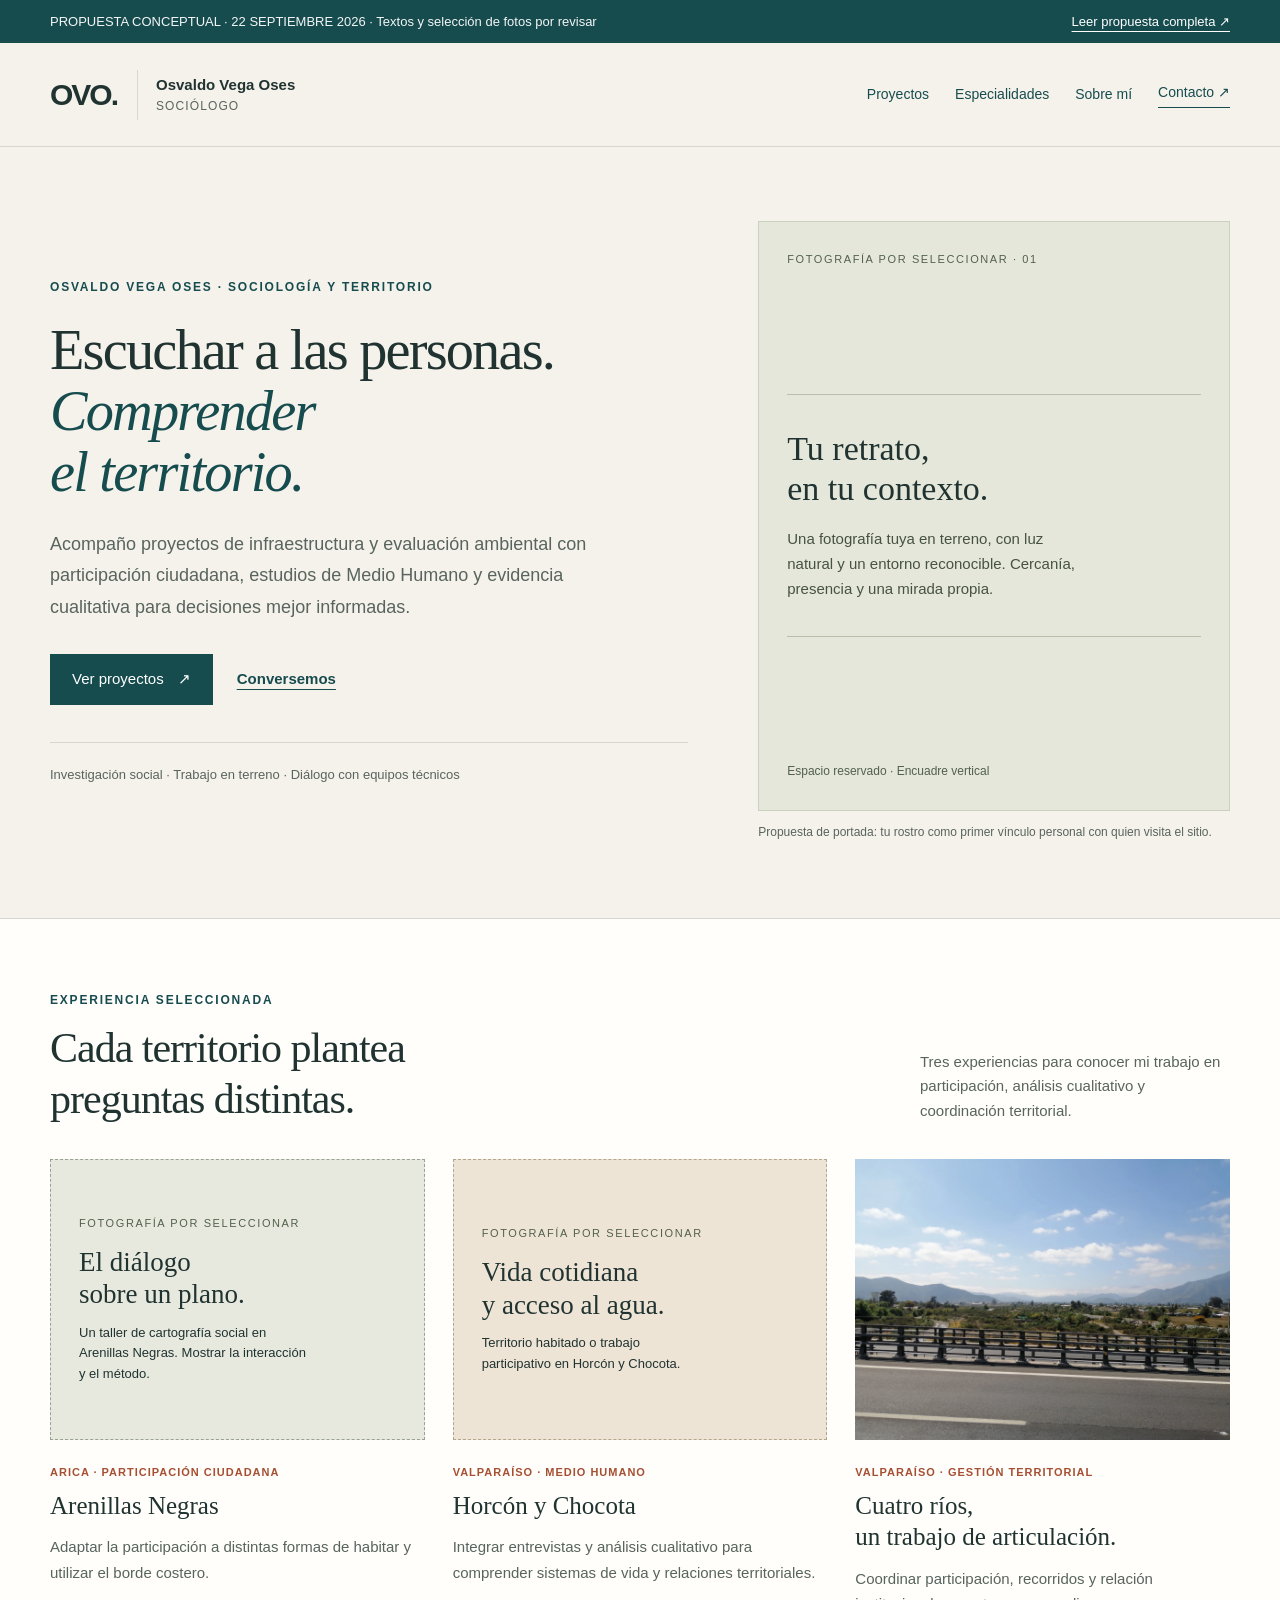
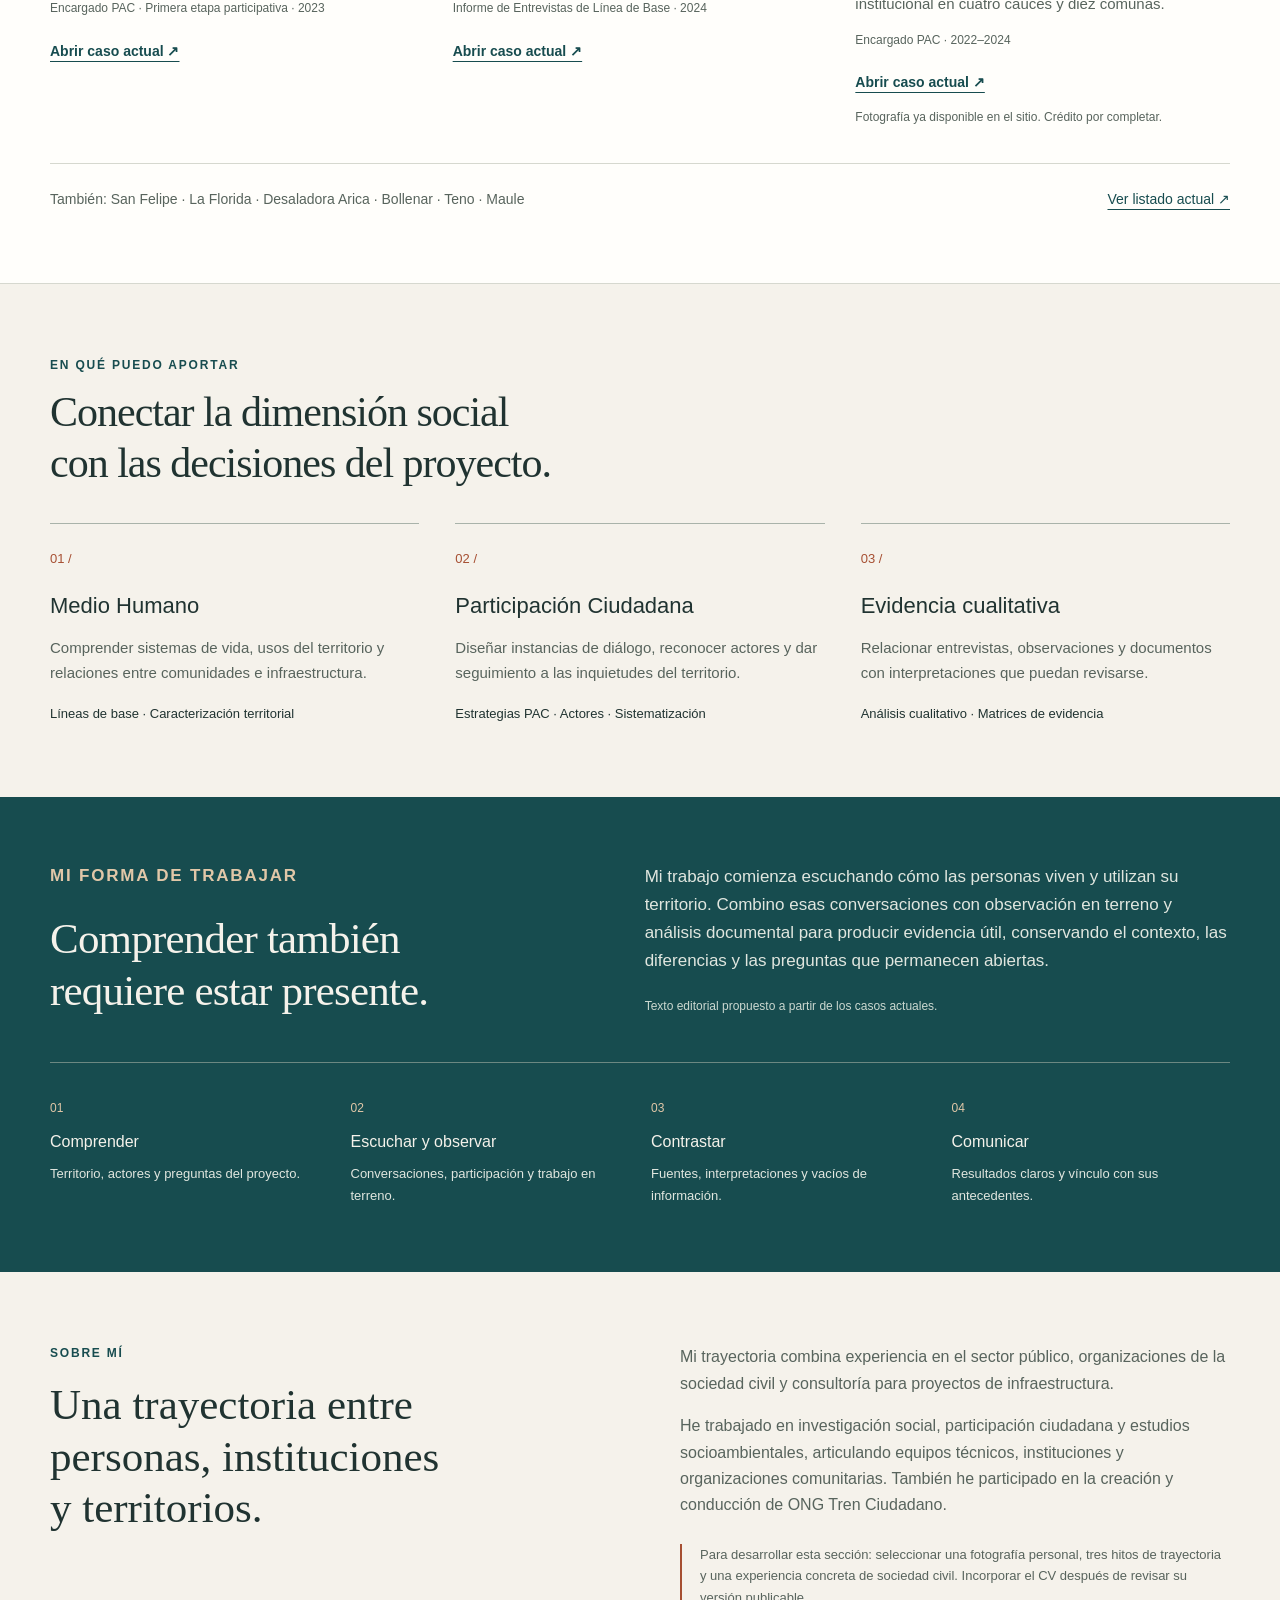
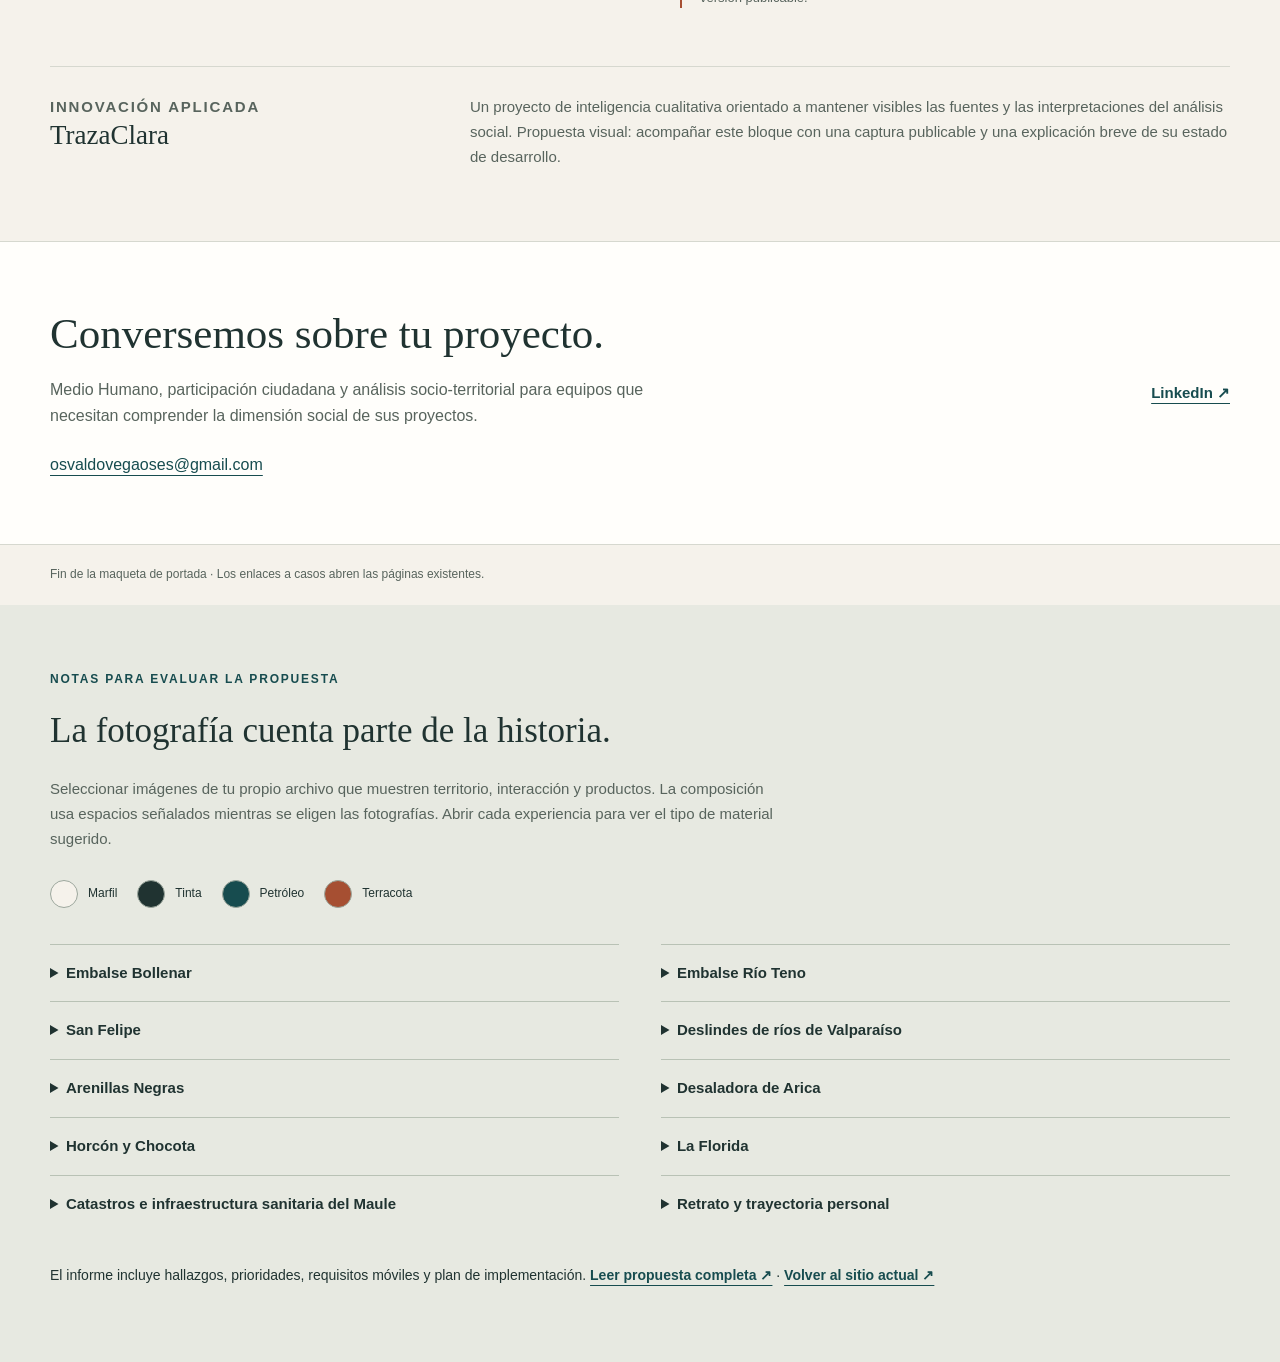
<file: propuesta/diseno-conceptual.html>
<!doctype html>
<html lang="es">
<head>
  <meta charset="utf-8">
  <meta name="viewport" content="width=device-width, initial-scale=1">
  <meta name="robots" content="noindex,nofollow">
  <title>Propuesta de diseño · Osvaldo Vega Oses</title>
  <style>
    :root{--paper:#f5f2eb;--white:#fffefb;--ink:#203331;--muted:#58645d;--teal:#174c4f;--clay:#a64f32;--line:#d6d8cf;--soft:#e7e9df}
    *{box-sizing:border-box}html{scroll-behavior:smooth}body{margin:0;background:var(--paper);color:var(--ink);font:17px/1.65 'Segoe UI',Arial,sans-serif}
    a{color:var(--teal);text-underline-offset:5px}a:hover{text-decoration-thickness:2px}a:focus-visible,summary:focus-visible{outline:3px solid var(--clay);outline-offset:5px}
    h1,h2,h3,p,figure{margin:0}h1,h2,h3{font-weight:400}h1,h2{font-family:Georgia,'Times New Roman',serif}p+p{margin-top:1rem}
    img{display:block;width:100%;max-width:100%;height:auto}h1,h2,h3,p,a,summary{overflow-wrap:break-word}.wrap{width:min(1180px,calc(100% - 80px));margin:auto}
    .skip{position:absolute;left:12px;top:-100px;padding:10px;background:white;z-index:10}.skip:focus{top:12px}
    .proposal-bar{background:var(--teal);color:white;font-size:13px;padding:11px 0}.proposal-bar .wrap{display:flex;align-items:center;justify-content:space-between;gap:14px}.proposal-bar a{color:white}.proposal-bar span{opacity:.95}
    header{border-bottom:1px solid var(--line)}.nav{min-height:103px;display:flex;align-items:center;justify-content:space-between;gap:32px}.brand{display:flex;align-items:center;gap:18px;text-decoration:none;color:var(--ink)}.monogram{font-weight:750;font-size:30px;letter-spacing:-2px;border-right:1px solid var(--line);padding-right:20px}.brand-name{font-size:15px;font-weight:600}.brand-name small{display:block;color:var(--muted);font-size:12px;font-weight:400;letter-spacing:1.1px;text-transform:uppercase}nav{display:flex;gap:26px;align-items:center}nav a{font-size:14px;text-decoration:none}.nav-contact{border-bottom:1px solid var(--teal);padding-bottom:3px}
    .eyebrow{font-size:12px;letter-spacing:1.8px;text-transform:uppercase;font-weight:650;color:var(--teal)}.hero{display:grid;grid-template-columns:1.15fr .85fr;align-items:center;gap:70px;padding:74px 0 76px}.hero h1{font-size:clamp(40px,4.4vw,65px);line-height:1.08;letter-spacing:-1.8px;margin:22px 0 26px}.hero h1 em{font-weight:400;color:var(--teal)}.lead{color:var(--muted);font-size:18px;line-height:1.75;max-width:550px}.actions{display:flex;gap:24px;align-items:center;flex-wrap:wrap;margin-top:31px}.button{background:var(--teal);color:white;padding:13px 22px;text-decoration:none;display:inline-flex;align-items:center;justify-content:center;gap:14px;font-size:15px}.text-link{font-size:15px;font-weight:600}.hero-note{border-top:1px solid var(--line);padding-top:21px;margin-top:37px;font-size:13px;color:var(--muted)}
    .portrait{aspect-ratio:4/5;display:flex;flex-direction:column;justify-content:space-between;background:#e5e7db;padding:28px;border:1px solid #cbd0c1}.photo-mark{font-size:11px;letter-spacing:1.6px;text-transform:uppercase;color:#52614d}.portrait-brief{border-top:1px solid #b8c0ab;border-bottom:1px solid #b8c0ab;padding:34px 0}.portrait-brief strong{font:34px/1.18 Georgia,serif;display:block;margin-bottom:18px}.portrait-brief p{font-size:15px;color:#465242;max-width:290px}.portrait-foot{font-size:12px;color:#52614d}.caption{font-size:12px;color:var(--muted);line-height:1.6;margin-top:12px}.caption strong{font-weight:600}
    .section{padding:72px 0}.selected{border-top:1px solid var(--line);background:var(--white)}.section-head{display:flex;align-items:flex-end;justify-content:space-between;gap:30px;margin-bottom:35px}.section-head h2{font-size:42px;line-height:1.2;margin-top:12px;letter-spacing:-1px}.section-head>p{max-width:310px;font-size:15px;color:var(--muted)}.cases{display:grid;grid-template-columns:repeat(3,minmax(0,1fr));gap:28px}.case-visual{aspect-ratio:4/3;background:var(--soft);position:relative;overflow:hidden}.case-visual img{height:100%;object-fit:cover}.placeholder{display:flex;flex-direction:column;justify-content:center;padding:28px;border:1px dashed #98a393}.placeholder strong{font-family:Georgia,serif;font-size:27px;line-height:1.2;font-weight:400;margin:14px 0 12px}.placeholder p{font-size:13px;line-height:1.6;max-width:230px}.placeholder.sand{background:#eee4d6;border-color:#b5a58e}.case-meta{font-size:11px;letter-spacing:1px;text-transform:uppercase;color:var(--clay);margin-top:23px;font-weight:650}.case h3{font-size:25px;line-height:1.25;font-family:Georgia,serif;margin:9px 0 13px}.case-copy{color:var(--muted);font-size:15px;line-height:1.7}.case-role{font-size:12px;color:var(--muted);margin:14px 0 18px}.case-link{font-size:14px;font-weight:600}.all-cases{margin-top:35px;border-top:1px solid var(--line);padding-top:24px;display:flex;justify-content:space-between;gap:20px;font-size:14px}.all-cases span{color:var(--muted)}
    .expertise{border-top:1px solid var(--line)}.expertise-grid{display:grid;grid-template-columns:repeat(3,minmax(0,1fr));gap:36px;margin-top:32px}.expertise-item{border-top:1px solid #a9b3aa;padding-top:20px}.num{font-size:13px;color:var(--clay)}.expertise h3{font-size:22px;line-height:1.3;margin:20px 0 15px}.expertise-item p{font-size:15px;color:var(--muted)}.deliverable{margin-top:18px!important;color:var(--ink)!important;font-size:13px!important}
    .human{background:var(--teal);color:var(--paper);padding:65px 0}.human-grid{display:grid;grid-template-columns:.95fr 1.05fr;gap:65px;align-items:center}.human h2{font-size:43px;line-height:1.22;letter-spacing:-.8px}.human .eyebrow{color:#e1c7a8;margin-bottom:23px}.human p{font-size:17px;color:#e0e6df}.human .caption{color:#cbd8d0;margin-top:22px;font-size:12px}.method-list{display:grid;grid-template-columns:repeat(4,minmax(0,1fr));gap:22px;border-top:1px solid #6c8882;padding-top:30px;margin-top:44px}.method-list strong{display:block;font-weight:500;font-size:16px;margin:8px 0}.method-list span{color:#e1c7a8;font-size:12px}.method-list p{font-size:13px;line-height:1.7}
    .about-grid{display:grid;grid-template-columns:1fr 1fr;gap:80px;align-items:start}.about h2{font-size:43px;line-height:1.2;margin-top:15px;max-width:390px}.about-copy{font-size:16px;color:var(--muted)}.about-note{margin-top:25px;border-left:2px solid var(--clay);padding-left:18px;font-size:13px}.innovation{margin-top:58px;border-top:1px solid var(--line);padding-top:28px;display:grid;grid-template-columns:1fr 2fr;gap:40px}.innovation h3{font:27px Georgia,serif}.innovation p{font-size:15px;color:var(--muted)}
    .contact{background:var(--white);border-top:1px solid var(--line);padding:66px 0}.contact-grid{display:flex;justify-content:space-between;align-items:center;gap:35px}.contact h2{font-size:43px;line-height:1.2;margin-bottom:17px}.contact p{font-size:16px;color:var(--muted);max-width:610px}.contact-address{margin-top:22px;font-size:16px}.contact-address a{overflow-wrap:anywhere}.preview-footer{border-top:1px solid var(--line);font-size:12px;color:var(--muted);padding:20px 0}
    .notes{padding:65px 0 75px;background:#e7e9e1}.notes h2{font-size:35px;margin:12px 0 18px}.notes-intro{max-width:740px;font-size:15px;color:var(--muted)}.swatches{display:flex;flex-wrap:wrap;gap:20px;margin:28px 0 36px}.swatch{display:flex;gap:10px;align-items:center;font-size:12px}.dot{width:28px;height:28px;border-radius:50%;border:1px solid #9ca79d}.photo-guide{display:grid;grid-template-columns:1fr 1fr;gap:0 42px}details{border-top:1px solid #b9c2b5;padding:16px 0}summary{cursor:pointer;font-size:15px;font-weight:600}details p{font-size:14px;color:#46534b;margin:13px 0 0;padding-right:15px}.notes-end{margin-top:32px;font-size:14px}.notes-end a{font-weight:600}
    @media(min-width:1500px){.hero{padding-top:95px;padding-bottom:95px}}
    @media(max-width:980px){.wrap{width:calc(100% - 48px)}.nav{gap:20px}nav{gap:16px}.brand-name{display:none}.hero{gap:35px}.hero h1{font-size:49px}.portrait{padding:21px}.portrait-brief strong{font-size:28px}.section-head h2,.human h2,.about h2,.contact h2{font-size:36px}.cases{gap:20px}.placeholder{padding:20px}.human-grid,.about-grid{gap:35px}.case h3{font-size:22px}.expertise-grid{gap:25px}}
    @media(max-width:700px){body{font-size:16px}.wrap{width:calc(100% - 40px)}.proposal-bar .wrap{align-items:flex-start;flex-direction:column;gap:3px}.proposal-bar{font-size:11px}.nav{min-height:auto;padding:18px 0;display:block}.brand-name{display:block}.monogram{font-size:26px}.brand{gap:13px}nav{flex-wrap:wrap;gap:10px 19px;margin-top:17px}nav a{font-size:13px}.hero{grid-template-columns:1fr;gap:35px;padding:44px 0}.hero h1{font-size:46px;letter-spacing:-1.5px;margin-top:18px}.lead{font-size:16px}.hero-note{margin-top:25px}.portrait{aspect-ratio:5/4;min-height:300px;padding:23px}.portrait-brief{padding:19px 0}.portrait-brief strong{font-size:30px}.portrait-brief p{max-width:none}.section{padding:47px 0}.section-head{display:block;margin-bottom:27px}.section-head h2{font-size:35px}.section-head>p{margin-top:18px;max-width:none}.cases,.expertise-grid{grid-template-columns:1fr;gap:37px}.case h3{font-size:27px}.case-meta{margin-top:17px}.placeholder{padding:28px}.placeholder strong{font-size:32px}.placeholder p{max-width:100%}.all-cases{flex-direction:column;gap:10px}.human{padding:45px 0}.human-grid,.about-grid{grid-template-columns:1fr;gap:26px}.human h2{font-size:36px}.human p{font-size:16px}.method-list{grid-template-columns:repeat(2,minmax(0,1fr));gap:25px}.method-list p{font-size:13px}.about h2{font-size:36px}.innovation{grid-template-columns:1fr;gap:13px;margin-top:35px}.contact{padding:45px 0}.contact-grid{align-items:flex-start;flex-direction:column;gap:24px}.contact h2{font-size:36px}.notes{padding:45px 0}.notes h2{font-size:32px}.photo-guide{grid-template-columns:1fr}.swatches{gap:14px}}
    @media(max-width:360px){.hero h1{font-size:39px}.wrap{width:calc(100% - 32px)}.eyebrow{font-size:10px;letter-spacing:1.3px}.actions{gap:17px}.portrait-brief strong{font-size:27px}.brand-name{font-size:14px}.section-head h2,.human h2,.about h2,.contact h2{font-size:32px}}
    .hero>*,.human-grid>*,.about-grid>*,.innovation>*{min-width:0}.portrait{width:100%}
    @media(max-width:700px){.hero{grid-template-columns:minmax(0,1fr)}.portrait{aspect-ratio:auto;min-height:320px}}
    @media(prefers-reduced-motion:reduce){html{scroll-behavior:auto}}
    @media print{.proposal-bar{background:white;color:var(--ink)}.proposal-bar a{color:var(--teal)}.wrap{width:100%}.section,.human,.contact,.notes{padding:25px 0}.hero{padding:30px 0}.human{background:white;color:var(--ink)}.human p,.human .eyebrow,.human .caption{color:var(--ink)}.case,details{break-inside:avoid}nav{display:none}}
  </style>
</head>
<body>
  <a class="skip" href="#contenido">Saltar al contenido</a>
  <div class="proposal-bar"><div class="wrap"><span>PROPUESTA CONCEPTUAL · 22 SEPTIEMBRE 2026 · Textos y selección de fotos por revisar</span><a href="PROPUESTA_MEJORA_WEB_OVO.md">Leer propuesta completa ↗</a></div></div>
  <header><div class="wrap nav"><a class="brand" href="#contenido"><span class="monogram">OVO.</span><span class="brand-name">Osvaldo Vega Oses<small>Sociólogo</small></span></a><nav aria-label="Secciones de la maqueta"><a href="#proyectos">Proyectos</a><a href="#especialidades">Especialidades</a><a href="#sobre-mi">Sobre mí</a><a class="nav-contact" href="#contacto">Contacto ↗</a></nav></div></header>
  <main id="contenido">
    <div class="wrap hero">
      <div>
        <p class="eyebrow">Osvaldo Vega Oses · Sociología y territorio</p>
        <h1>Escuchar a las personas.<br><em>Comprender<br>el territorio.</em></h1>
        <p class="lead">Acompaño proyectos de infraestructura y evaluación ambiental con participación ciudadana, estudios de Medio Humano y evidencia cualitativa para decisiones mejor informadas.</p>
        <div class="actions"><a class="button" href="#proyectos">Ver proyectos <span aria-hidden="true">↗</span></a><a class="text-link" href="#contacto">Conversemos</a></div>
        <p class="hero-note">Investigación social · Trabajo en terreno · Diálogo con equipos técnicos</p>
      </div>
      <figure>
        <div class="portrait"><span class="photo-mark">Fotografía por seleccionar · 01</span><div class="portrait-brief"><strong>Tu retrato,<br>en tu contexto.</strong><p>Una fotografía tuya en terreno, con luz natural y un entorno reconocible. Cercanía, presencia y una mirada propia.</p></div><span class="portrait-foot">Espacio reservado · Encuadre vertical</span></div>
        <figcaption class="caption">Propuesta de portada: tu rostro como primer vínculo personal con quien visita el sitio.</figcaption>
      </figure>
    </div>
    <section class="section selected" id="proyectos" aria-labelledby="projects-title"><div class="wrap">
      <div class="section-head"><div><p class="eyebrow">Experiencia seleccionada</p><h2 id="projects-title">Cada territorio plantea<br>preguntas distintas.</h2></div><p>Tres experiencias para conocer mi trabajo en participación, análisis cualitativo y coordinación territorial.</p></div>
      <div class="cases">
        <article class="case"><div class="case-visual placeholder"><span class="photo-mark">Fotografía por seleccionar</span><strong>El diálogo<br>sobre un plano.</strong><p>Un taller de cartografía social en Arenillas Negras. Mostrar la interacción y el método.</p></div><p class="case-meta">Arica · Participación ciudadana</p><h3>Arenillas Negras</h3><p class="case-copy">Adaptar la participación a distintas formas de habitar y utilizar el borde costero.</p><p class="case-role">Encargado PAC · Primera etapa participativa · 2023</p><a class="case-link" href="../proyectos/pac-arenillas-negras.html">Abrir caso actual ↗</a></article>
        <article class="case"><div class="case-visual placeholder sand"><span class="photo-mark">Fotografía por seleccionar</span><strong>Vida cotidiana<br>y acceso al agua.</strong><p>Territorio habitado o trabajo participativo en Horcón y Chocota.</p></div><p class="case-meta">Valparaíso · Medio Humano</p><h3>Horcón y Chocota</h3><p class="case-copy">Integrar entrevistas y análisis cualitativo para comprender sistemas de vida y relaciones territoriales.</p><p class="case-role">Informe de Entrevistas de Línea de Base · 2024</p><a class="case-link" href="../proyectos/medio-humano-horcon.html">Abrir caso actual ↗</a></article>
        <article class="case"><div class="case-visual"><img src="../assets/images/webp/IMG_20221017_152606.webp" width="3264" height="2448" loading="lazy" alt="Vista de un cauce y su entorno desde un puente, fotografía incluida en el caso de Deslindes de Valparaíso."></div><p class="case-meta">Valparaíso · Gestión territorial</p><h3>Cuatro ríos,<br>un trabajo de articulación.</h3><p class="case-copy">Coordinar participación, recorridos y relación institucional en cuatro cauces y diez comunas.</p><p class="case-role">Encargado PAC · 2022–2024</p><a class="case-link" href="../proyectos/deslindes-rios-valparaiso.html">Abrir caso actual ↗</a><p class="caption">Fotografía ya disponible en el sitio. Crédito por completar.</p></article>
      </div>
      <div class="all-cases"><span>También: San Felipe · La Florida · Desaladora Arica · Bollenar · Teno · Maule</span><a href="../index.html#proyectos">Ver listado actual ↗</a></div>
    </div></section>
    <section class="section expertise" id="especialidades" aria-labelledby="expertise-title"><div class="wrap"><div class="section-head"><div><p class="eyebrow">En qué puedo aportar</p><h2 id="expertise-title">Conectar la dimensión social<br>con las decisiones del proyecto.</h2></div></div>
      <div class="expertise-grid"><article class="expertise-item"><span class="num">01 /</span><h3>Medio Humano</h3><p>Comprender sistemas de vida, usos del territorio y relaciones entre comunidades e infraestructura.</p><p class="deliverable">Líneas de base · Caracterización territorial</p></article><article class="expertise-item"><span class="num">02 /</span><h3>Participación Ciudadana</h3><p>Diseñar instancias de diálogo, reconocer actores y dar seguimiento a las inquietudes del territorio.</p><p class="deliverable">Estrategias PAC · Actores · Sistematización</p></article><article class="expertise-item"><span class="num">03 /</span><h3>Evidencia cualitativa</h3><p>Relacionar entrevistas, observaciones y documentos con interpretaciones que puedan revisarse.</p><p class="deliverable">Análisis cualitativo · Matrices de evidencia</p></article></div>
    </div></section>
    <section class="human" aria-labelledby="method-title"><div class="wrap"><div class="human-grid"><div><p class="eyebrow">Mi forma de trabajar</p><h2 id="method-title">Comprender también<br>requiere estar presente.</h2></div><div><p>Mi trabajo comienza escuchando cómo las personas viven y utilizan su territorio. Combino esas conversaciones con observación en terreno y análisis documental para producir evidencia útil, conservando el contexto, las diferencias y las preguntas que permanecen abiertas.</p><p class="caption">Texto editorial propuesto a partir de los casos actuales.</p></div></div><div class="method-list"><div><span>01</span><strong>Comprender</strong><p>Territorio, actores y preguntas del proyecto.</p></div><div><span>02</span><strong>Escuchar y observar</strong><p>Conversaciones, participación y trabajo en terreno.</p></div><div><span>03</span><strong>Contrastar</strong><p>Fuentes, interpretaciones y vacíos de información.</p></div><div><span>04</span><strong>Comunicar</strong><p>Resultados claros y vínculo con sus antecedentes.</p></div></div></div></section>
    <section class="section about" id="sobre-mi" aria-labelledby="about-title"><div class="wrap"><div class="about-grid"><div><p class="eyebrow">Sobre mí</p><h2 id="about-title">Una trayectoria entre personas, instituciones y territorios.</h2></div><div class="about-copy"><p>Mi trayectoria combina experiencia en el sector público, organizaciones de la sociedad civil y consultoría para proyectos de infraestructura.</p><p>He trabajado en investigación social, participación ciudadana y estudios socioambientales, articulando equipos técnicos, instituciones y organizaciones comunitarias. También he participado en la creación y conducción de ONG Tren Ciudadano.</p><div class="about-note">Para desarrollar esta sección: seleccionar una fotografía personal, tres hitos de trayectoria y una experiencia concreta de sociedad civil. Incorporar el CV después de revisar su versión publicable.</div></div></div><div class="innovation"><div><p class="eyebrow">Innovación aplicada</p><h3>TrazaClara</h3></div><p>Un proyecto de inteligencia cualitativa orientado a mantener visibles las fuentes y las interpretaciones del análisis social. Propuesta visual: acompañar este bloque con una captura publicable y una explicación breve de su estado de desarrollo.</p></div></div></section>
    <section class="contact" id="contacto" aria-labelledby="contact-title"><div class="wrap contact-grid"><div><h2 id="contact-title">Conversemos sobre tu proyecto.</h2><p>Medio Humano, participación ciudadana y análisis socio-territorial para equipos que necesitan comprender la dimensión social de sus proyectos.</p><div class="contact-address"><a href="mailto:osvaldovegaoses@gmail.com">osvaldovegaoses@gmail.com</a></div></div><a class="text-link" href="https://www.linkedin.com/in/osvaldovegaoses" target="_blank" rel="noopener noreferrer">LinkedIn ↗</a></div></section>
  </main>
  <div class="preview-footer"><div class="wrap">Fin de la maqueta de portada · Los enlaces a casos abren las páginas existentes.</div></div>
  <section class="notes" aria-labelledby="notes-title"><div class="wrap"><p class="eyebrow">Notas para evaluar la propuesta</p><h2 id="notes-title">La fotografía cuenta parte de la historia.</h2><p class="notes-intro">Seleccionar imágenes de tu propio archivo que muestren territorio, interacción y productos. La composición usa espacios señalados mientras se eligen las fotografías. Abrir cada experiencia para ver el tipo de material sugerido.</p>
    <div class="swatches" aria-label="Paleta propuesta"><span class="swatch"><span class="dot" style="background:#f5f2eb" aria-hidden="true"></span>Marfil</span><span class="swatch"><span class="dot" style="background:#203331" aria-hidden="true"></span>Tinta</span><span class="swatch"><span class="dot" style="background:#174c4f" aria-hidden="true"></span>Petróleo</span><span class="swatch"><span class="dot" style="background:#a64f32" aria-hidden="true"></span>Terracota</span></div>
    <div class="photo-guide">
      <details><summary>Embalse Bollenar</summary><p>Paisaje habitado y recorrido territorial. Complementar con una escena de conversación y una muestra publicable de mapa o matriz. Desarrollar primero su ficha de caso.</p></details>
      <details><summary>Embalse Río Teno</summary><p>Encuentro con actores y recorrido por el territorio. Complementar con mesa de trabajo y mapa de actores sin datos de contacto. Desarrollar primero su ficha de caso.</p></details>
      <details><summary>San Felipe</summary><p>Recorrido urbano o registro contextualizado de aguas lluvias. Añadir una actividad participativa y un mapa de los sectores estudiados.</p></details>
      <details><summary>Deslindes de ríos de Valparaíso</summary><p>Fotografía cercana al cauce y al trabajo de campo. Complementar con difusión territorial o reunión. La imagen existente aporta contexto general.</p></details>
      <details><summary>Arenillas Negras</summary><p>Taller de cartografía social y trabajo sobre planos. Mostrar cómo se adaptó la participación. Seleccionar encuadres publicables, especialmente en actividades con niños, niñas y usuarios de Teletón.</p></details>
      <details><summary>Desaladora de Arica</summary><p>Borde costero en uso, reconocimiento territorial y diversidad de actividades. Un mapa de usos puede acompañar el relato sobre la evolución de la línea de base.</p></details>
      <details><summary>Horcón y Chocota</summary><p>Territorio habitado, contexto de entrevista y trabajo participativo sobre planos. Incorporar una muestra anonimizada del análisis cualitativo.</p></details>
      <details><summary>La Florida</summary><p>Encuentro comunitario y recorrido con actores territoriales. Usar los afiches como documentos complementarios y añadir una escena de seguimiento o coordinación.</p></details>
      <details><summary>Catastros e infraestructura sanitaria del Maule</summary><p>Levantamiento de terreno, instrumento en blanco y cartografía agregada. Precisar proyectos, responsabilidad y período antes de desarrollar una ficha.</p></details>
      <details><summary>Retrato y trayectoria personal</summary><p>Retrato con luz natural, fotografía tuya trabajando con otras personas y una escena de sociedad civil. Mantener contexto, fecha y crédito de cada imagen.</p></details>
    </div><p class="notes-end">El informe incluye hallazgos, prioridades, requisitos móviles y plan de implementación. <a href="PROPUESTA_MEJORA_WEB_OVO.md">Leer propuesta completa ↗</a> · <a href="../index.html">Volver al sitio actual ↗</a></p>
  </div></section>
</body>
</html>
</file>
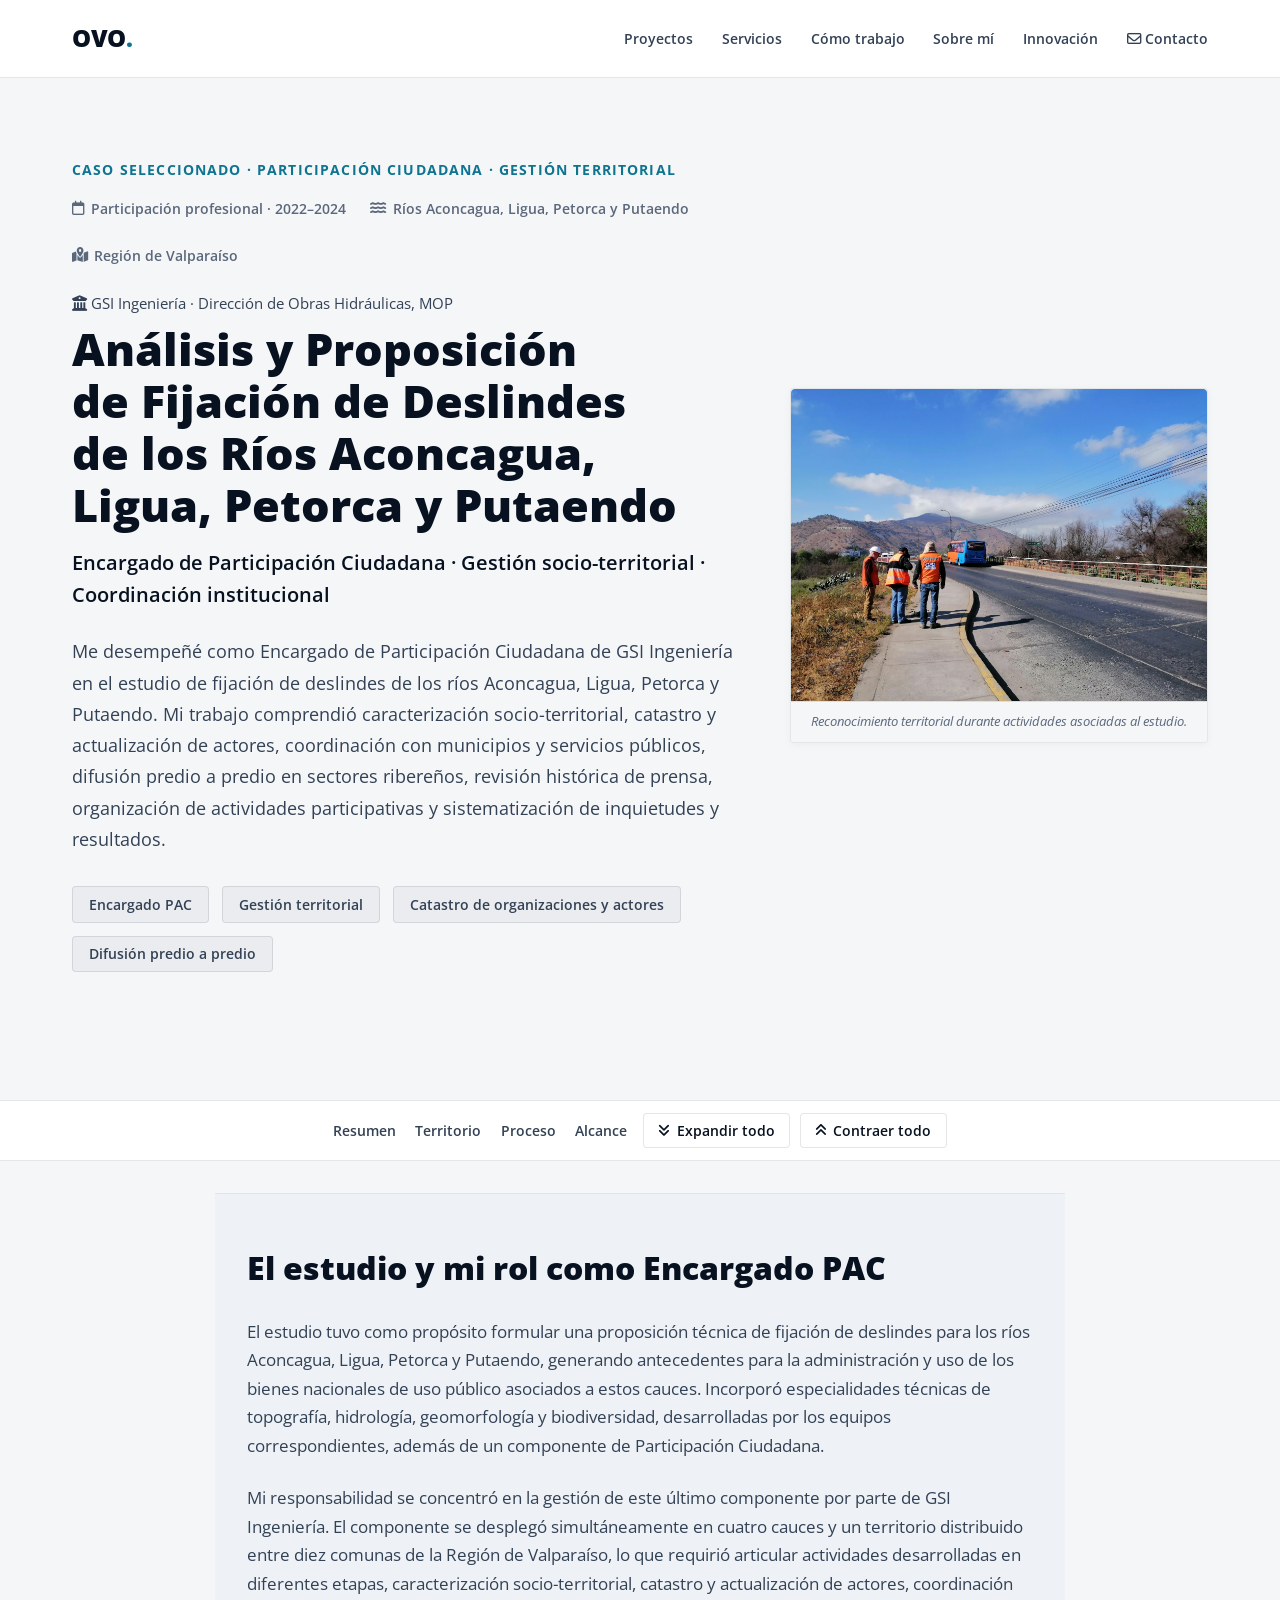
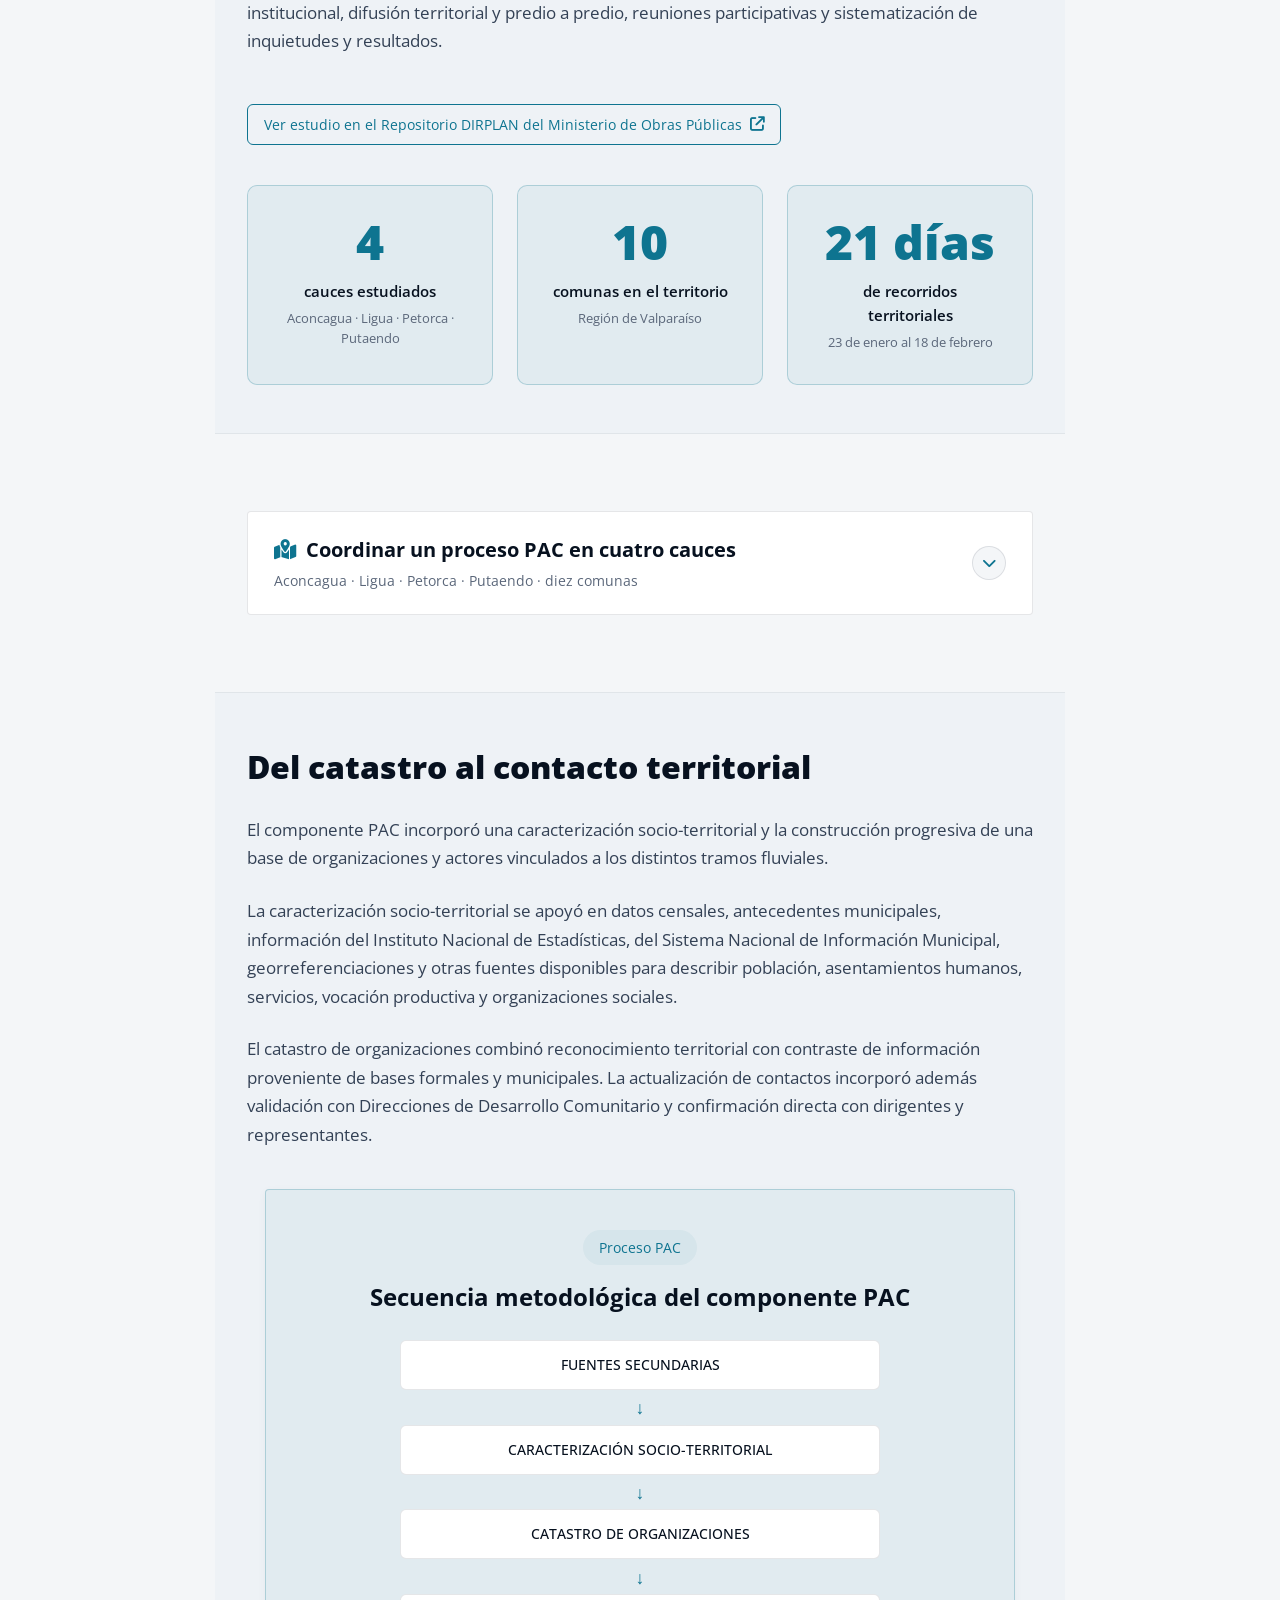
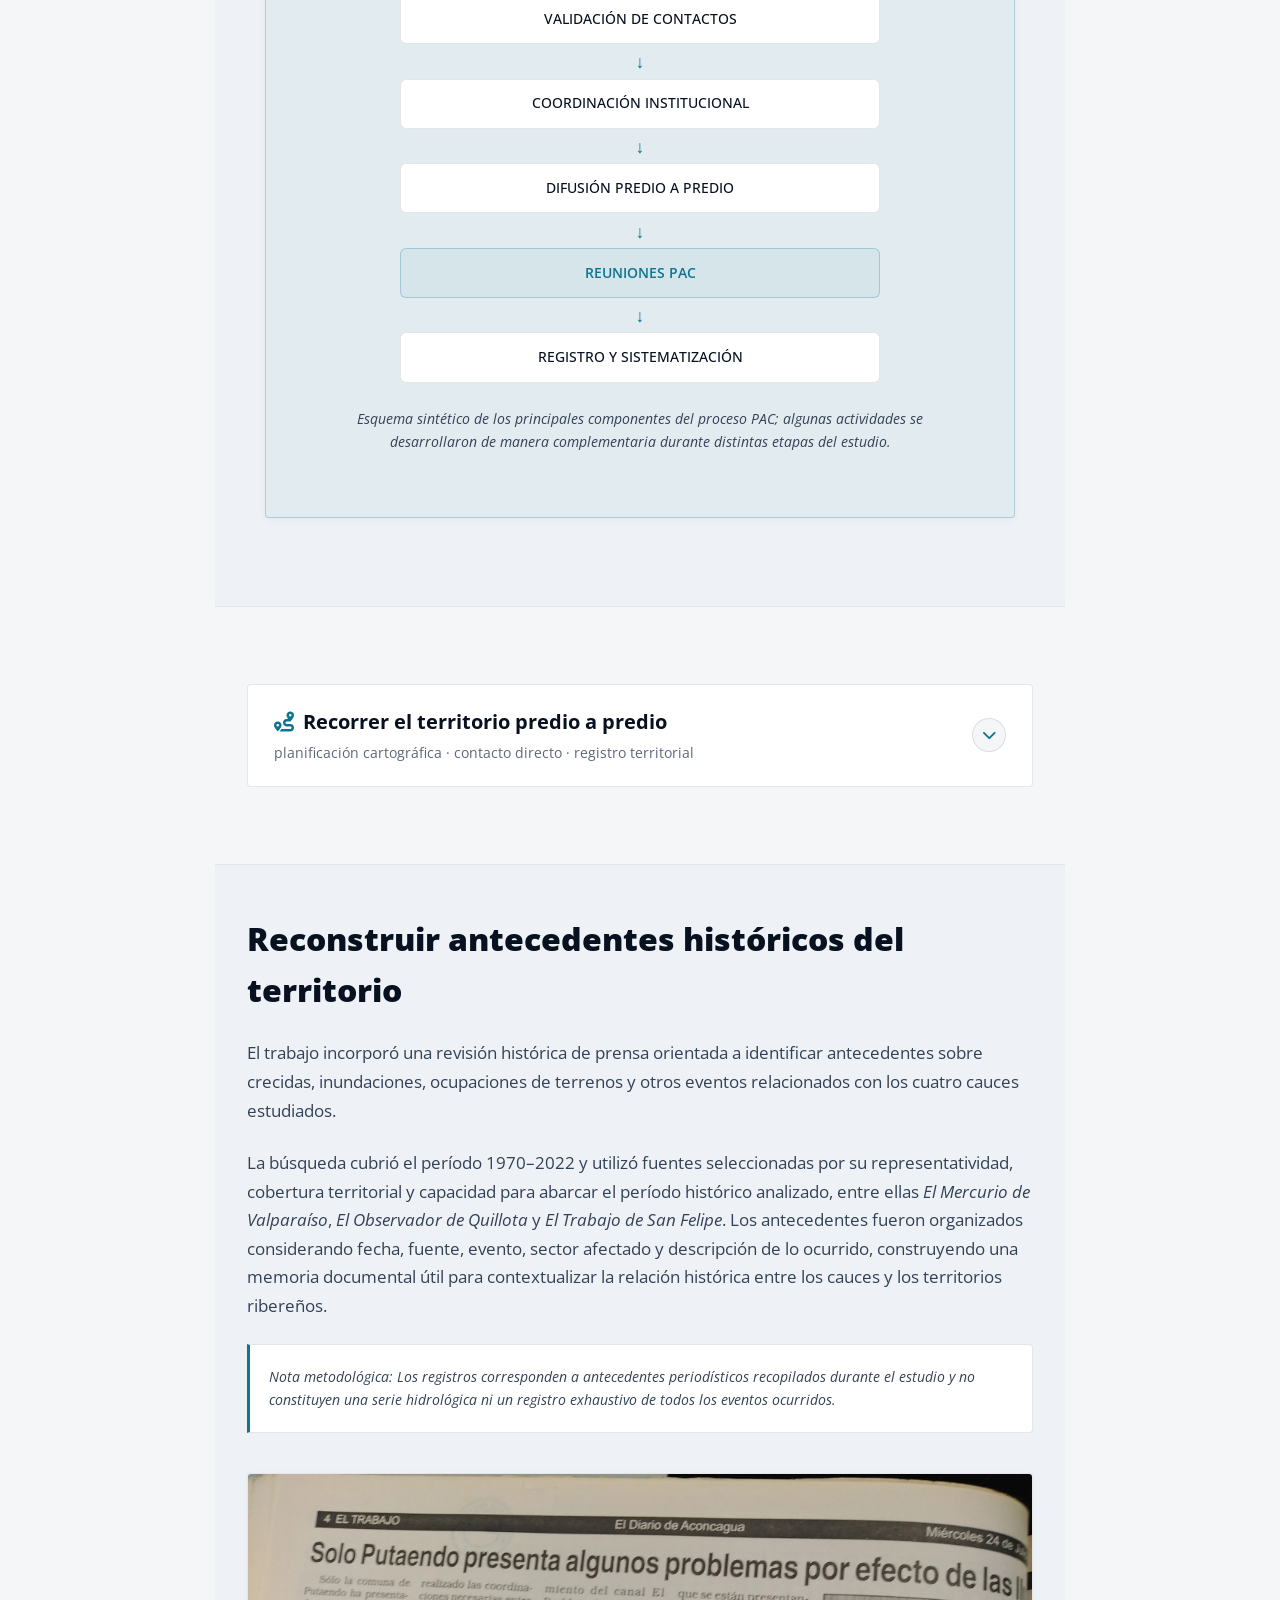
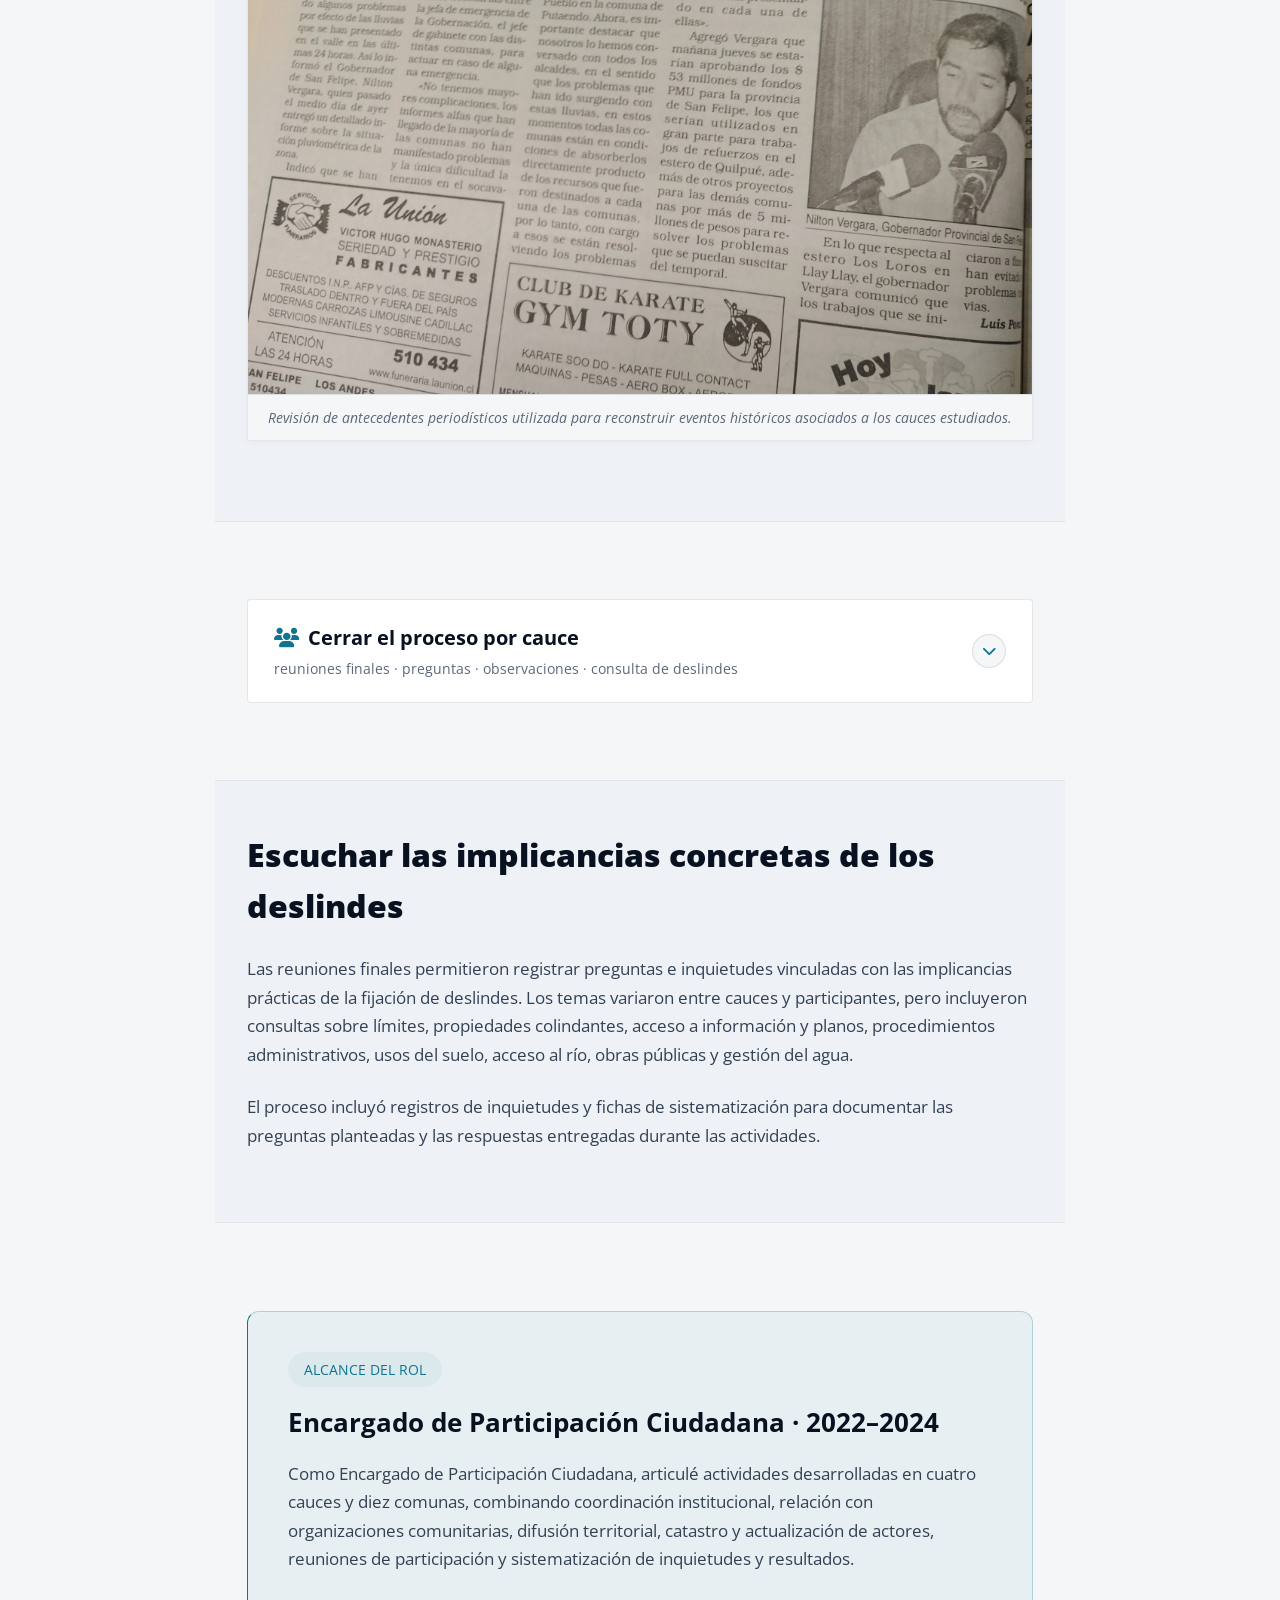
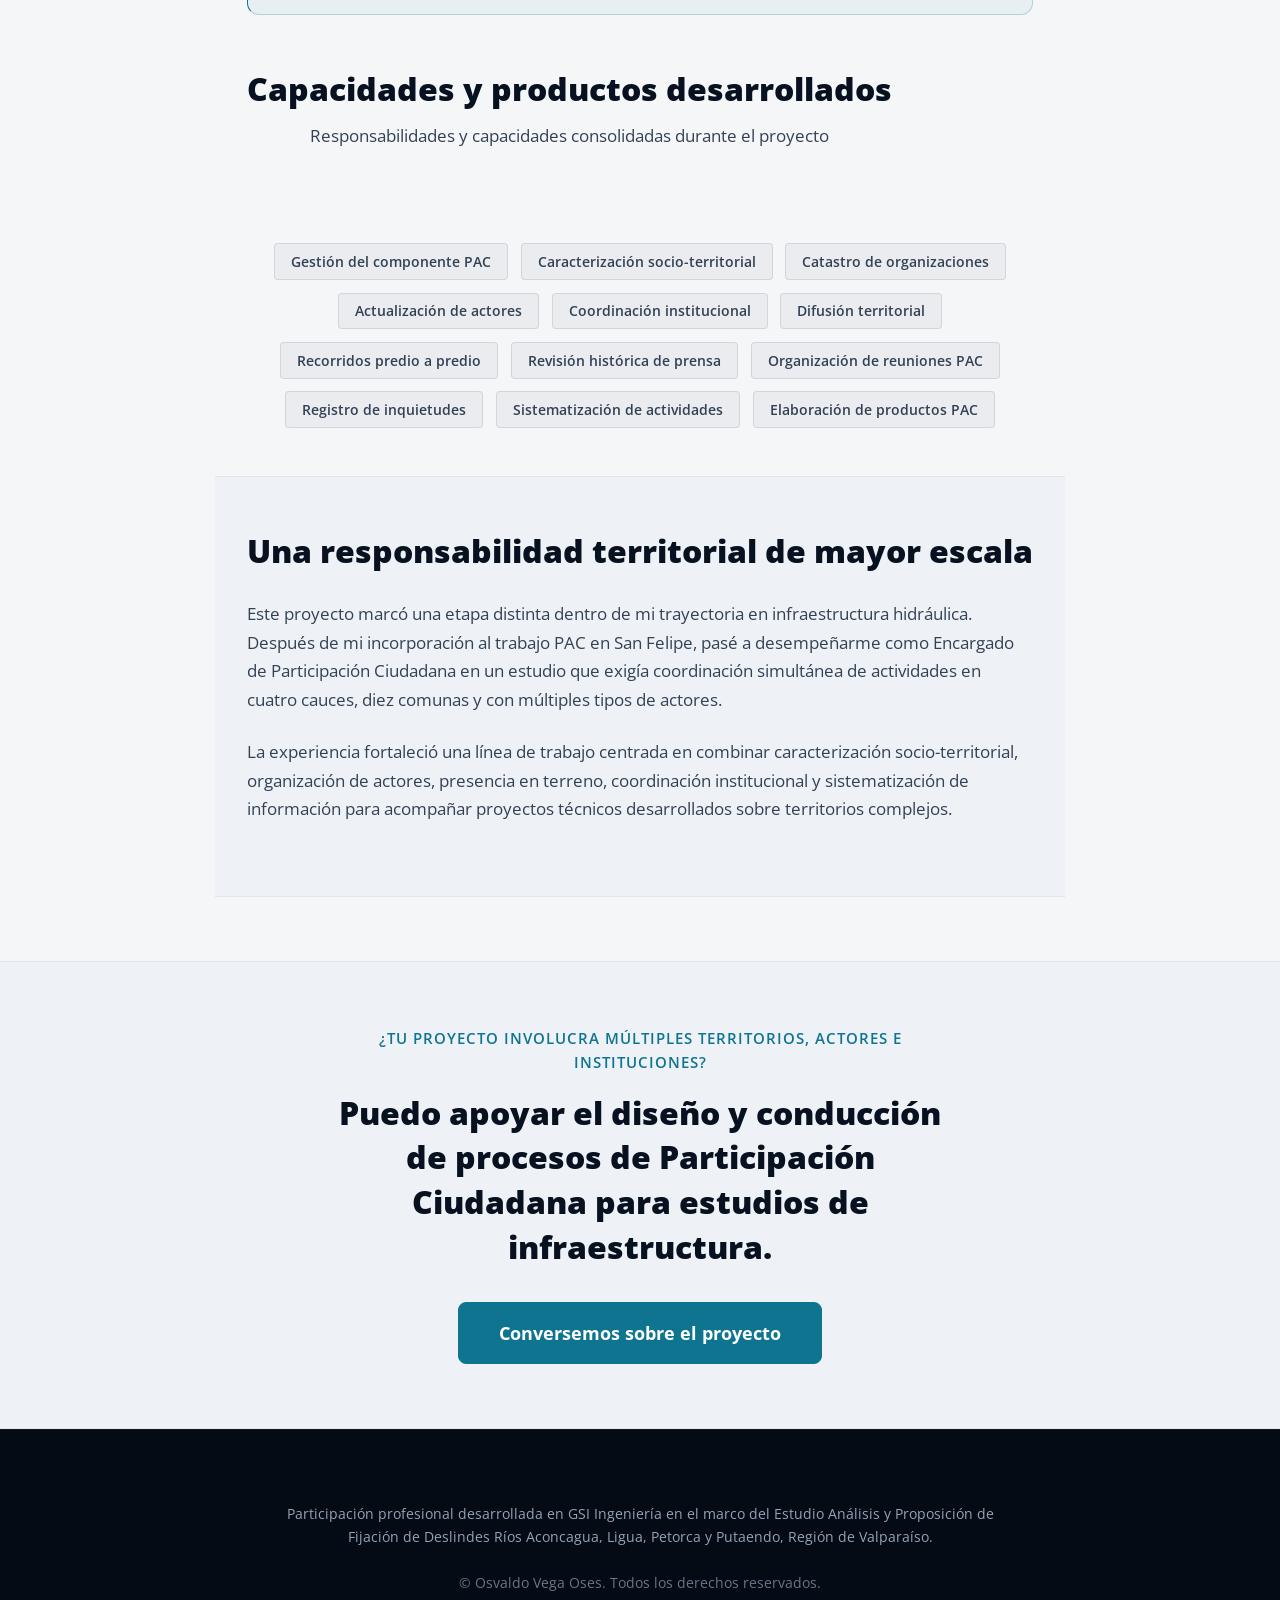
<file: proyectos/deslindes-rios-valparaiso-v2.html>
<!DOCTYPE html>
<html lang="es">
<head>
    <meta charset="UTF-8">
    <script src="../contact-tracking.js" defer></script>
    <script src="../openai-conversions.js" defer></script>

    <!-- Google Tag Manager -->
    <script>(function(w,d,s,l,i){w[l]=w[l]||[];w[l].push({'gtm.start':
    new Date().getTime(),event:'gtm.js'});var f=d.getElementsByTagName(s)[0],
    j=d.createElement(s),dl=l!='dataLayer'?'&l='+l:'';j.async=true;j.src=
    'https://www.googletagmanager.com/gtm.js?id='+i+dl;f.parentNode.insertBefore(j,f);
    })(window,document,'script','dataLayer','GTM-NN64BQC5');</script>
    <!-- End Google Tag Manager -->

    <!-- Microsoft Clarity -->
    <script type="text/javascript">
        (function(c,l,a,r,i,t,y){
            c[a]=c[a]||function(){(c[a].q=c[a].q||[]).push(arguments)};
            t=l.createElement(r);t.async=1;t.src="https://www.clarity.ms/tag/"+i;
            y=l.getElementsByTagName(r)[0];y.parentNode.insertBefore(t,y);
        })(window, document, "clarity", "script", "ypzia0e866");
    </script>
    <!-- End Microsoft Clarity -->

    <meta name="viewport" content="width=device-width, initial-scale=1.0">
    <title>Deslindes de cuatro ríos | PAC | Osvaldo Vega Oses</title>
    <meta name="description" content="Caso profesional de Osvaldo Vega Oses como Encargado de Participación Ciudadana en el estudio de fijación de deslindes de los ríos Aconcagua, Ligua, Petorca y Putaendo, Región de Valparaíso.">
    
    <meta property="og:type" content="article">
    <meta property="og:title" content="Fijación de Deslindes de Cuatro Ríos | Caso profesional">
    <meta property="og:description" content="Participación Ciudadana, gestión territorial, catastro de organizaciones y actores y coordinación institucional en cuatro cauces de la Región de Valparaíso.">
    
    <link rel="preconnect" href="https://fonts.googleapis.com">
    <link rel="preconnect" href="https://fonts.gstatic.com" crossorigin>
    <link href="https://fonts.googleapis.com/css2?family=Open+Sans:wght@300;400;600;700;800&display=swap" rel="stylesheet">
    <link rel="stylesheet" href="../style.css">
    <link rel="stylesheet" href="https://cdnjs.cloudflare.com/ajax/libs/font-awesome/6.4.0/css/all.min.css">

    <!-- SEO técnico -->
    <!-- Versión: V2 Experimental (Publicación Paralela OVO) -->
    <meta name="version" content="v2-experimental">

    <meta name="robots" content="noindex, follow">
    <link rel="canonical" href="https://osvaldovega.cl/proyectos/deslindes-rios-valparaiso.html">

    <meta property="og:site_name" content="Osvaldo Vega Oses">
    <meta property="og:locale" content="es_CL">
    <meta property="og:url" content="https://osvaldovega.cl/proyectos/deslindes-rios-valparaiso-v2.html">

    <meta name="twitter:card" content="summary_large_image">
    <meta name="twitter:title" content="Fijación de Deslindes de Cuatro Ríos | Caso profesional">
    <meta name="twitter:description" content="Participación Ciudadana, gestión territorial, catastro de organizaciones y actores y coordinación institucional en cuatro cauces de la Región de Valparaíso.">


    <!-- Imagen social -->
    <meta property="og:image" content="https://osvaldovega.cl/assets/seo/osvaldo-vega-og.jpg">
    <meta property="og:image:width" content="1200">
    <meta property="og:image:height" content="630">
    <meta property="og:image:alt" content="Osvaldo Vega Oses — Sociólogo, Medio Humano y Participación Ciudadana">
    <meta name="twitter:image" content="https://osvaldovega.cl/assets/seo/osvaldo-vega-og.jpg">
    <meta name="twitter:image:alt" content="Osvaldo Vega Oses — Sociólogo, Medio Humano y Participación Ciudadana">

</head>
<body>

    <!-- Google Tag Manager (noscript) -->
    <noscript><iframe src="https://www.googletagmanager.com/ns.html?id=GTM-NN64BQC5"
    height="0" width="0" style="display:none;visibility:hidden"></iframe></noscript>
    <!-- End Google Tag Manager (noscript) -->

    <header id="header">
        <div class="container">
            <nav aria-label="Navegación principal">
                <a href="../index2.html#inicio" class="logo" aria-label="Ir al inicio">OVO<span class="text-gradient">.</span></a>
                <button class="nav-toggle" id="nav-toggle" aria-label="Abrir menú de navegación" aria-expanded="false">
                    <i class="fa-solid fa-bars"></i>
                </button>
                <ul class="nav-links" id="nav-links">
                    <li><a href="../index2.html#proyectos">Proyectos</a></li>
                    <li><a href="../index2.html#que-hago">Servicios</a></li>
                    <li><a href="../index2.html#metodologia">Cómo trabajo</a></li>
                    <li><a href="../index2.html#sobre-mi">Sobre mí</a></li>
                    <li><a href="../index2.html#innovacion">Innovación</a></li>
                    <li><a href="../index2.html#contacto"><i class="fa-regular fa-envelope" aria-hidden="true"></i> Contacto</a></li>
                </ul>
            </nav>
        </div>
    </header>

    <main class="case-study">
        <!-- Hero Section con fotografía en grid responsive -->
        <section class="case-hero">
            <div class="container">
                <div class="case-hero-grid case-hero-grid--deslindes">
                    <div class="case-hero-content">
                        <span class="case-kicker">CASO SELECCIONADO · PARTICIPACIÓN CIUDADANA · GESTIÓN TERRITORIAL</span>
                        
                        <div class="case-meta">
                            <span><i class="fa-regular fa-calendar"></i> Participación profesional · 2022–2024</span>
                            <span><i class="fa-solid fa-water"></i> Ríos Aconcagua, Ligua, Petorca y Putaendo</span>
                            <span><i class="fa-solid fa-map-location-dot"></i> Región de Valparaíso</span>
                        </div>
                        
                        <span style="display: block; color: var(--text-secondary); font-size: 0.95rem; margin-top: 1rem; margin-bottom: 0.5rem;"><i class="fa-solid fa-building-columns"></i> GSI Ingeniería · Dirección de Obras Hidráulicas, MOP</span>

                        <h1 style="margin-top: 0.5rem; text-wrap: balance;">Análisis y Proposición de Fijación de Deslindes de los Ríos Aconcagua, Ligua, Petorca y Putaendo</h1>
                        <p style="color: #ffffff; font-size: 1.25rem; font-weight: 600; margin-top: 1rem;">Encargado de Participación Ciudadana · Gestión socio-territorial · Coordinación institucional</p>

                        <p class="case-lead">Me desempeñé como Encargado de Participación Ciudadana de GSI Ingeniería en el estudio de fijación de deslindes de los ríos Aconcagua, Ligua, Petorca y Putaendo. Mi trabajo comprendió caracterización socio-territorial, catastro y actualización de actores, coordinación con municipios y servicios públicos, difusión predio a predio en sectores ribereños, revisión histórica de prensa, organización de actividades participativas y sistematización de inquietudes y resultados.</p>

                        <div class="case-tags">
                            <span class="tag-item">Encargado PAC</span>
                            <span class="tag-item">Gestión territorial</span>
                            <span class="tag-item">Catastro de organizaciones y actores</span>
                            <span class="tag-item">Difusión predio a predio</span>
                        </div>
                    </div>

                    <div class="case-hero-media">
                        <img src="../Fotos_proyectos/webp/deslindes/recorrido-territorial-20221018-095828.webp"
                             alt="Recorrido de terreno durante el estudio de fijación de deslindes en la Región de Valparaíso."
                             class="case-hero-img">
                        <div class="case-hero-caption">Reconocimiento territorial durante actividades asociadas al estudio.</div>
                    </div>
                </div>
            </div>
        </section>

        <!-- Barra de Navegación Interna Sticky -->
        <nav class="case-nav-bar" aria-label="Navegación del caso">
            <div class="container case-nav-container">
                <ul class="case-nav-links">
                    <li><a href="#resumen">Resumen</a></li>
                    <li><a href="#territorio">Territorio</a></li>
                    <li><a href="#proceso">Proceso</a></li>
                    <li><a href="#alcance">Alcance</a></li>
                </ul>
                <div class="case-nav-controls">
                    <button id="btn-expand-all" class="btn-case-control" type="button">
                        <i class="fa-solid fa-angles-down"></i> Expandir todo
                    </button>
                    <button id="btn-collapse-all" class="btn-case-control" type="button">
                        <i class="fa-solid fa-angles-up"></i> Contraer todo
                    </button>
                </div>
            </div>
        </nav>

        <!-- EL ESTUDIO Y MI ROL — SIEMPRE VISIBLE -->
        <section id="resumen" class="case-section section-alt">
            <div class="container" style="max-width: 850px; margin: 0 auto;">
                <h2>El estudio y mi rol como Encargado PAC</h2>
                <p>El estudio tuvo como propósito formular una proposición técnica de fijación de deslindes para los ríos Aconcagua, Ligua, Petorca y Putaendo, generando antecedentes para la administración y uso de los bienes nacionales de uso público asociados a estos cauces. Incorporó especialidades técnicas de topografía, hidrología, geomorfología y biodiversidad, desarrolladas por los equipos correspondientes, además de un componente de Participación Ciudadana.</p>
                <p>Mi responsabilidad se concentró en la gestión de este último componente por parte de GSI Ingeniería. El componente se desplegó simultáneamente en cuatro cauces y un territorio distribuido entre diez comunas de la Región de Valparaíso, lo que requirió articular actividades desarrolladas en diferentes etapas, caracterización socio-territorial, catastro y actualización de actores, coordinación institucional, difusión territorial y predio a predio, reuniones participativas y sistematización de inquietudes y resultados.</p>

                <a href="https://repositoriodirplan.mop.gob.cl/biblioteca/handle/20.500.12140/215037" target="_blank" rel="noopener noreferrer" class="case-reference">
                    Ver estudio en el Repositorio DIRPLAN del Ministerio de Obras Públicas <i class="fa-solid fa-arrow-up-right-from-square"></i>
                </a>
            </div>

            <!-- Indicadores Principales — SIEMPRE VISIBLES -->
            <div class="container" style="margin-top: 2.5rem;">
                <div style="display: grid; grid-template-columns: repeat(auto-fit, minmax(200px, 1fr)); gap: 1.5rem; max-width: 800px; margin: 0 auto;">
                    <div style="background: rgba(0, 240, 255, 0.05); border: 1px solid rgba(0, 240, 255, 0.2); border-radius: 10px; padding: 2rem; text-align: center;">
                        <div style="font-size: 3rem; font-weight: 800; color: var(--accent-cyan); line-height: 1;">4</div>
                        <div style="font-size: 0.95rem; color: #fff; margin-top: 0.8rem; font-weight: 600;">cauces estudiados</div>
                        <div style="font-size: 0.8rem; color: var(--text-muted); margin-top: 0.3rem;">Aconcagua · Ligua · Petorca · Putaendo</div>
                    </div>

                    <div style="background: rgba(0, 240, 255, 0.05); border: 1px solid rgba(0, 240, 255, 0.2); border-radius: 10px; padding: 2rem; text-align: center;">
                        <div style="font-size: 3rem; font-weight: 800; color: var(--accent-cyan); line-height: 1;">10</div>
                        <div style="font-size: 0.95rem; color: #fff; margin-top: 0.8rem; font-weight: 600;">comunas en el territorio</div>
                        <div style="font-size: 0.8rem; color: var(--text-muted); margin-top: 0.3rem;">Región de Valparaíso</div>
                    </div>

                    <div style="background: rgba(0, 240, 255, 0.05); border: 1px solid rgba(0, 240, 255, 0.2); border-radius: 10px; padding: 2rem; text-align: center;">
                        <div style="font-size: 3rem; font-weight: 800; color: var(--accent-cyan); line-height: 1;">21 días</div>
                        <div style="font-size: 0.95rem; color: #fff; margin-top: 0.8rem; font-weight: 600;">de recorridos territoriales</div>
                        <div style="font-size: 0.8rem; color: var(--text-muted); margin-top: 0.3rem;">23 de enero al 18 de febrero</div>
                    </div>
                </div>
            </div>
        </section>

        <!-- ACORDEÓN 1 — Coordinar un proceso PAC en cuatro cauces -->
        <section id="territorio" class="case-section">
            <div class="container" style="max-width: 850px; margin: 0 auto;">
                <details class="case-accordion">
                    <summary class="case-accordion-summary">
                        <span class="case-accordion-summary-header">
                            <span class="case-accordion-title"><i class="fa-solid fa-map-location-dot"></i> Coordinar un proceso PAC en cuatro cauces</span>
                            <span class="case-accordion-hint">Aconcagua · Ligua · Petorca · Putaendo · diez comunas</span>
                        </span>
                        <span class="accordion-icon-badge" aria-hidden="true">
                            <i class="fa-solid fa-chevron-down"></i>
                        </span>
                    </summary>
                    <div class="case-accordion-content">
                        <p>El componente de Participación Ciudadana debió articular actores, organizaciones e instituciones distribuidas en distintos territorios ribereños de la Región de Valparaíso. La extensión territorial del estudio exigió combinar fuentes secundarias, contacto remoto y presencial, recorridos por sectores ribereños y actividades participativas adaptadas a cada uno de los cuatro cauces.</p>

                        <div class="case-figure" style="margin: 2rem 0;">
                            <div style="text-align: center; margin-bottom: 1.5rem;">
                                <span class="tag-item" style="background: rgba(0, 240, 255, 0.1); color: var(--accent-cyan); padding: 0.4rem 1rem; border-radius: 20px; font-size: 0.85rem; display: inline-block; margin-bottom: 0.8rem;">Escala territorial</span>
                                <h3 style="font-size: 1.5rem; margin-bottom: 0.5rem; text-wrap: balance;">Un proceso de participación distribuido en cuatro cauces y diez comunas</h3>
                            </div>
                            
                            <div style="display: flex; flex-wrap: wrap; gap: 1rem; justify-content: center; margin-bottom: 1.8rem;">
                                <div style="flex: 1 1 180px; padding: 1.2rem; background: rgba(0, 240, 255, 0.03); border: 1px solid rgba(0, 240, 255, 0.15); border-radius: 8px; text-align: center;">
                                    <h4 style="color: var(--accent-cyan); margin-bottom: 0; font-size: 1rem;">RÍO ACONCAGUA</h4>
                                </div>
                                <div style="flex: 1 1 180px; padding: 1.2rem; background: rgba(0, 240, 255, 0.03); border: 1px solid rgba(0, 240, 255, 0.15); border-radius: 8px; text-align: center;">
                                    <h4 style="color: var(--accent-cyan); margin-bottom: 0; font-size: 1rem;">RÍO LIGUA</h4>
                                </div>
                                <div style="flex: 1 1 180px; padding: 1.2rem; background: rgba(0, 240, 255, 0.03); border: 1px solid rgba(0, 240, 255, 0.15); border-radius: 8px; text-align: center;">
                                    <h4 style="color: var(--accent-cyan); margin-bottom: 0; font-size: 1rem;">RÍO PETORCA</h4>
                                </div>
                                <div style="flex: 1 1 180px; padding: 1.2rem; background: rgba(0, 240, 255, 0.03); border: 1px solid rgba(0, 240, 255, 0.15); border-radius: 8px; text-align: center;">
                                    <h4 style="color: var(--accent-cyan); margin-bottom: 0; font-size: 1rem;">RÍO PUTAENDO</h4>
                                </div>
                            </div>
                            
                            <div style="text-align: center;">
                                <div style="display: inline-block; padding: 0.6rem 1.8rem; background: rgba(0, 240, 255, 0.1); border-radius: 30px; font-weight: 600; color: #fff; font-size: 1.1rem; margin-bottom: 1.5rem;">10 COMUNAS</div>
                                
                                <div style="display: flex; flex-wrap: wrap; gap: 0.8rem; justify-content: center; max-width: 800px; margin: 0 auto; color: var(--text-primary); font-size: 0.85rem;">
                                    <span style="background: rgba(255,255,255,0.05); padding: 0.4rem 0.9rem; border-radius: 4px;">Organizaciones comunitarias</span>
                                    <span style="background: rgba(255,255,255,0.05); padding: 0.4rem 0.9rem; border-radius: 4px;">Municipios</span>
                                    <span style="background: rgba(255,255,255,0.05); padding: 0.4rem 0.9rem; border-radius: 4px;">Servicios públicos</span>
                                    <span style="background: rgba(255,255,255,0.05); padding: 0.4rem 0.9rem; border-radius: 4px;">Propietarios y ocupantes ribereños</span>
                                    <span style="background: rgba(255,255,255,0.05); padding: 0.4rem 0.9rem; border-radius: 4px;">Organizaciones vinculadas al agua</span>
                                    <span style="background: rgba(255,255,255,0.05); padding: 0.4rem 0.9rem; border-radius: 4px;">Actores institucionales</span>
                                </div>
                            </div>
                        </div>

                        <!-- Fotografía del territorio -->
                        <figure class="case-photo-container" style="margin-top: 2rem;">
                            <img src="../Fotos_proyectos/webp/deslindes/recorrido-territorial-20221018-140549.webp"
                                 alt="Predio rural con uso productivo observado durante recorrido territorial."
                                 class="case-photo-img">
                            <figcaption class="case-photo-caption">Predio rural observado durante recorridos territoriales asociados al estudio.</figcaption>
                        </figure>
                    </div>
                </details>
            </div>
        </section>

        <!-- DEL CATASTRO AL CONTACTO TERRITORIAL — SIEMPRE VISIBLE -->
        <section id="proceso" class="case-section section-alt">
            <div class="container" style="max-width: 850px; margin: 0 auto;">
                <h2>Del catastro al contacto territorial</h2>
                <p>El componente PAC incorporó una caracterización socio-territorial y la construcción progresiva de una base de organizaciones y actores vinculados a los distintos tramos fluviales.</p>
                <p>La caracterización socio-territorial se apoyó en datos censales, antecedentes municipales, información del Instituto Nacional de Estadísticas, del Sistema Nacional de Información Municipal, georreferenciaciones y otras fuentes disponibles para describir población, asentamientos humanos, servicios, vocación productiva y organizaciones sociales.</p>
                <p>El catastro de organizaciones combinó reconocimiento territorial con contraste de información proveniente de bases formales y municipales. La actualización de contactos incorporó además validación con Direcciones de Desarrollo Comunitario y confirmación directa con dirigentes y representantes.</p>
            </div>
            
            <div class="container">
                <div class="case-figure" style="background: rgba(0, 240, 255, 0.02); border: 1px solid rgba(0, 240, 255, 0.15); max-width: 750px;">
                    <div style="text-align: center; margin-bottom: 1.5rem;">
                        <span class="tag-item" style="background: rgba(0, 240, 255, 0.1); color: var(--accent-cyan); padding: 0.4rem 1rem; border-radius: 20px; font-size: 0.85rem; display: inline-block; margin-bottom: 0.8rem;">Proceso PAC</span>
                        <h3 style="font-size: 1.5rem; margin-bottom: 1rem; text-wrap: balance;">Secuencia metodológica del componente PAC</h3>
                    </div>
                    
                    <div style="max-width: 480px; margin: 0 auto; display: flex; flex-direction: column; align-items: center; gap: 0;">
                        <div style="width: 100%; border: 1px solid rgba(255, 255, 255, 0.1); border-radius: 6px; padding: 0.8rem; background: rgba(0, 0, 0, 0.2); text-align: center; font-size: 0.88rem; font-weight: 500;">
                            FUENTES SECUNDARIAS
                        </div>
                        <div style="color: var(--accent-cyan); font-size: 1.1rem; padding: 0.2rem 0;">↓</div>
                        
                        <div style="width: 100%; border: 1px solid rgba(255, 255, 255, 0.1); border-radius: 6px; padding: 0.8rem; background: rgba(0, 0, 0, 0.2); text-align: center; font-size: 0.88rem; font-weight: 500;">
                            CARACTERIZACIÓN SOCIO-TERRITORIAL
                        </div>
                        <div style="color: var(--accent-cyan); font-size: 1.1rem; padding: 0.2rem 0;">↓</div>
                        
                        <div style="width: 100%; border: 1px solid rgba(255, 255, 255, 0.1); border-radius: 6px; padding: 0.8rem; background: rgba(0, 0, 0, 0.2); text-align: center; font-size: 0.88rem; font-weight: 500;">
                            CATASTRO DE ORGANIZACIONES
                        </div>
                        <div style="color: var(--accent-cyan); font-size: 1.1rem; padding: 0.2rem 0;">↓</div>
                        
                        <div style="width: 100%; border: 1px solid rgba(255, 255, 255, 0.1); border-radius: 6px; padding: 0.8rem; background: rgba(0, 0, 0, 0.2); text-align: center; font-size: 0.88rem; font-weight: 500;">
                            VALIDACIÓN DE CONTACTOS
                        </div>
                        <div style="color: var(--accent-cyan); font-size: 1.1rem; padding: 0.2rem 0;">↓</div>
                        
                        <div style="width: 100%; border: 1px solid rgba(255, 255, 255, 0.1); border-radius: 6px; padding: 0.8rem; background: rgba(0, 0, 0, 0.2); text-align: center; font-size: 0.88rem; font-weight: 500;">
                            COORDINACIÓN INSTITUCIONAL
                        </div>
                        <div style="color: var(--accent-cyan); font-size: 1.1rem; padding: 0.2rem 0;">↓</div>
                        
                        <div style="width: 100%; border: 1px solid rgba(255, 255, 255, 0.1); border-radius: 6px; padding: 0.8rem; background: rgba(0, 0, 0, 0.2); text-align: center; font-size: 0.88rem; font-weight: 500;">
                            DIFUSIÓN PREDIO A PREDIO
                        </div>
                        <div style="color: var(--accent-cyan); font-size: 1.1rem; padding: 0.2rem 0;">↓</div>
                        
                        <div style="width: 100%; border: 1px solid rgba(0, 240, 255, 0.3); border-radius: 6px; padding: 0.8rem; background: rgba(0, 240, 255, 0.05); text-align: center; font-size: 0.88rem; font-weight: 600; color: var(--accent-cyan);">
                            REUNIONES PAC
                        </div>
                        <div style="color: var(--accent-cyan); font-size: 1.1rem; padding: 0.2rem 0;">↓</div>
                        
                        <div style="width: 100%; border: 1px solid rgba(255, 255, 255, 0.1); border-radius: 6px; padding: 0.8rem; background: rgba(0, 0, 0, 0.2); text-align: center; font-size: 0.88rem; font-weight: 500;">
                            REGISTRO Y SISTEMATIZACIÓN
                        </div>
                    </div>
                    
                    <p style="text-align: center; color: var(--text-secondary); margin-top: 1.5rem; font-size: 0.85rem; max-width: 650px; margin-left: auto; margin-right: auto; font-style: italic;">Esquema sintético de los principales componentes del proceso PAC; algunas actividades se desarrollaron de manera complementaria durante distintas etapas del estudio.</p>
                </div>
            </div>
        </section>

        <!-- ACORDEÓN 2 — Recorrer el territorio predio a predio -->
        <section class="case-section">
            <div class="container" style="max-width: 850px; margin: 0 auto;">
                <details class="case-accordion">
                    <summary class="case-accordion-summary">
                        <span class="case-accordion-summary-header">
                            <span class="case-accordion-title"><i class="fa-solid fa-route"></i> Recorrer el territorio predio a predio</span>
                            <span class="case-accordion-hint">planificación cartográfica · contacto directo · registro territorial</span>
                        </span>
                        <span class="accordion-icon-badge" aria-hidden="true">
                            <i class="fa-solid fa-chevron-down"></i>
                        </span>
                    </summary>
                    <div class="case-accordion-content">
                        <p>La difusión inicial incluyó recorridos por propiedades ubicadas en sectores ribereños con el objetivo de informar a propietarios u ocupantes sobre el estudio y sus alcances, mantener registro de los contactos realizados y apoyar la preparación de las etapas posteriores de Participación Ciudadana.</p>
                        <p>La planificación consideró información cartográfica y territorial disponible en fuentes como INE, SII y Google Earth. El recorrido se organizó de manera sistemática, avanzando propiedad por propiedad y registrando la información de las personas contactadas. Los recorridos se desarrollaron durante 21 días, entre el 23 de enero y el 18 de febrero.</p>

                        <!-- Galería de recorridos -->
                        <div class="case-photos-grid" style="margin-top: 2rem;">
                            <figure class="case-photo-container" style="margin: 0;">
                                <img src="../Fotos_proyectos/webp/deslindes/foto-recorrido.webp"
                                     alt="Recorrido territorial por sector ribereño asociado al estudio."
                                     class="case-photo-img case-photo-img--contain">
                                <figcaption class="case-photo-caption">Registro de recorrido por sector ribereño.</figcaption>
                            </figure>

                            <figure class="case-photo-container" style="margin: 0;">
                                <img src="../Fotos_proyectos/webp/deslindes/foto-recorrido-2.webp"
                                     alt="Actividad de reconocimiento territorial en área ribereña."
                                     class="case-photo-img case-photo-img--contain">
                                <figcaption class="case-photo-caption">Reconocimiento territorial durante actividades de difusión predio a predio.</figcaption>
                            </figure>
                        </div>
                    </div>
                </details>
            </div>
        </section>

        <!-- RECONSTRUIR ANTECEDENTES HISTÓRICOS DEL TERRITORIO — SIEMPRE VISIBLE -->
        <section class="case-section section-alt">
            <div class="container" style="max-width: 850px; margin: 0 auto;">
                <h2>Reconstruir antecedentes históricos del territorio</h2>
                <p>El trabajo incorporó una revisión histórica de prensa orientada a identificar antecedentes sobre crecidas, inundaciones, ocupaciones de terrenos y otros eventos relacionados con los cuatro cauces estudiados.</p>
                <p>La búsqueda cubrió el período 1970–2022 y utilizó fuentes seleccionadas por su representatividad, cobertura territorial y capacidad para abarcar el período histórico analizado, entre ellas <em>El Mercurio de Valparaíso</em>, <em>El Observador de Quillota</em> y <em>El Trabajo de San Felipe</em>. Los antecedentes fueron organizados considerando fecha, fuente, evento, sector afectado y descripción de lo ocurrido, construyendo una memoria documental útil para contextualizar la relación histórica entre los cauces y los territorios ribereños.</p>
                
                <div class="case-highlight" style="margin-top: 1.5rem; padding: 1.2rem; background: rgba(0, 0, 0, 0.2); border-left: 3px solid var(--accent-cyan);">
                    <p style="font-size: 0.88rem; color: var(--text-secondary); margin: 0; font-style: italic;">Nota metodológica: Los registros corresponden a antecedentes periodísticos recopilados durante el estudio y no constituyen una serie hidrológica ni un registro exhaustivo de todos los eventos ocurridos.</p>
                </div>

                <!-- Imagen de revisión histórica de prensa -->
                <figure class="case-photo-container" style="margin-top: 2rem;">
                    <img src="../Fotos_proyectos/webp/deslindes/recorrido-territorial-20221018-103655.webp"
                         alt="Registro fotográfico de prensa histórica revisada durante el estudio."
                         class="case-photo-img">
                    <figcaption class="case-photo-caption">Revisión de antecedentes periodísticos utilizada para reconstruir eventos históricos asociados a los cauces estudiados.</figcaption>
                </figure>
            </div>
        </section>

        <!-- ACORDEÓN 3 — Cerrar el proceso por cauce -->
        <section class="case-section">
            <div class="container" style="max-width: 850px; margin: 0 auto;">
                <details class="case-accordion">
                    <summary class="case-accordion-summary">
                        <span class="case-accordion-summary-header">
                            <span class="case-accordion-title"><i class="fa-solid fa-users"></i> Cerrar el proceso por cauce</span>
                            <span class="case-accordion-hint">reuniones finales · preguntas · observaciones · consulta de deslindes</span>
                        </span>
                        <span class="accordion-icon-badge" aria-hidden="true">
                            <i class="fa-solid fa-chevron-down"></i>
                        </span>
                    </summary>
                    <div class="case-accordion-content">
                        <p>Durante junio de 2024 se realizaron reuniones finales de Participación Ciudadana para los cuatro cauces estudiados. Estas instancias permitieron presentar el desarrollo y resultados del estudio, responder preguntas, recoger observaciones y facilitar la consulta de la proposición de deslindes. Las reuniones fueron desarrolladas separadamente para Aconcagua, Ligua, Petorca y Putaendo, permitiendo abordar preguntas y preocupaciones vinculadas con cada territorio.</p>

                        <div class="case-figure" style="margin: 2rem 0;">
                            <h3 style="text-align: center; font-size: 1.5rem; margin-bottom: 1.5rem;">Asistencias registradas en reuniones finales por cauce</h3>
                            
                            <div style="display: grid; grid-template-columns: repeat(auto-fit, minmax(180px, 1fr)); gap: 1.2rem; margin-bottom: 1.8rem;">
                                <div style="background: rgba(255,255,255,0.03); border: 1px solid rgba(255,255,255,0.1); border-radius: 8px; padding: 1.2rem; text-align: center;">
                                    <h4 style="color: var(--text-primary); font-size: 1.1rem; margin-bottom: 0.4rem;">ACONCAGUA</h4>
                                    <div style="color: var(--accent-cyan); font-size: 1.8rem; font-weight: 700; margin-bottom: 0.2rem;">32</div>
                                    <div style="color: var(--text-secondary); font-size: 0.85rem;">asistencias</div>
                                </div>
                                
                                <div style="background: rgba(255,255,255,0.03); border: 1px solid rgba(255,255,255,0.1); border-radius: 8px; padding: 1.2rem; text-align: center;">
                                    <h4 style="color: var(--text-primary); font-size: 1.1rem; margin-bottom: 0.4rem;">LIGUA</h4>
                                    <div style="color: var(--accent-cyan); font-size: 1.8rem; font-weight: 700; margin-bottom: 0.2rem;">15</div>
                                    <div style="color: var(--text-secondary); font-size: 0.85rem;">asistencias</div>
                                </div>
                                
                                <div style="background: rgba(255,255,255,0.03); border: 1px solid rgba(255,255,255,0.1); border-radius: 8px; padding: 1.2rem; text-align: center;">
                                    <h4 style="color: var(--text-primary); font-size: 1.1rem; margin-bottom: 0.4rem;">PETORCA</h4>
                                    <div style="color: var(--accent-cyan); font-size: 1.8rem; font-weight: 700; margin-bottom: 0.2rem;">27</div>
                                    <div style="color: var(--text-secondary); font-size: 0.85rem;">asistencias</div>
                                </div>
                                
                                <div style="background: rgba(255,255,255,0.03); border: 1px solid rgba(255,255,255,0.1); border-radius: 8px; padding: 1.2rem; text-align: center;">
                                    <h4 style="color: var(--text-primary); font-size: 1.1rem; margin-bottom: 0.4rem;">PUTAENDO</h4>
                                    <div style="color: var(--accent-cyan); font-size: 1.8rem; font-weight: 700; margin-bottom: 0.2rem;">26</div>
                                    <div style="color: var(--text-secondary); font-size: 0.85rem;">asistencias</div>
                                </div>
                            </div>
                            
                            <div style="text-align: center;">
                                <p style="color: var(--text-primary); font-weight: 600; font-size: 1rem; margin: 0; padding: 0.8rem 1.5rem; background: rgba(0, 240, 255, 0.05); border: 1px solid rgba(0, 240, 255, 0.2); border-radius: 30px; display: inline-block;">
                                    <i class="fa-solid fa-users" style="color: var(--accent-cyan); margin-right: 0.5rem;"></i> 100 asistencias registradas en las cuatro reuniones
                                </p>
                            </div>
                        </div>
                    </div>
                </details>
            </div>
        </section>

        <!-- ESCUCHAR LAS IMPLICANCIAS CONCRETAS DE LOS DESLINDES — SIEMPRE VISIBLE -->
        <section class="case-section section-alt">
            <div class="container" style="max-width: 850px; margin: 0 auto;">
                <h2>Escuchar las implicancias concretas de los deslindes</h2>
                <p>Las reuniones finales permitieron registrar preguntas e inquietudes vinculadas con las implicancias prácticas de la fijación de deslindes. Los temas variaron entre cauces y participantes, pero incluyeron consultas sobre límites, propiedades colindantes, acceso a información y planos, procedimientos administrativos, usos del suelo, acceso al río, obras públicas y gestión del agua.</p>
                <p>El proceso incluyó registros de inquietudes y fichas de sistematización para documentar las preguntas planteadas y las respuestas entregadas durante las actividades.</p>
            </div>
        </section>

        <!-- ALCANCE PROFESIONAL — SIEMPRE VISIBLE -->
        <section id="alcance" class="case-section">
            <div class="container" style="max-width: 850px; margin: 0 auto;">
                <div class="case-highlight" style="background: rgba(0, 240, 255, 0.05); border: 1px solid rgba(0, 240, 255, 0.2); padding: 2.5rem; border-radius: 12px; margin-bottom: 3rem;">
                    <span class="tag-item" style="background: rgba(0, 240, 255, 0.1); color: var(--accent-cyan); padding: 0.4rem 1rem; border-radius: 20px; font-size: 0.85rem; display: inline-block; margin-bottom: 1rem;">ALCANCE DEL ROL</span>
                    <h3 style="font-size: 1.6rem; color: var(--text-primary); margin-bottom: 1rem;">Encargado de Participación Ciudadana · 2022–2024</h3>
                    <p style="margin-bottom: 0;">Como Encargado de Participación Ciudadana, articulé actividades desarrolladas en cuatro cauces y diez comunas, combinando coordinación institucional, relación con organizaciones comunitarias, difusión territorial, catastro y actualización de actores, reuniones de participación y sistematización de inquietudes y resultados.</p>
                </div>
            </div>

            <!-- CAPACIDADES Y PRODUCTOS — SIEMPRE VISIBLE -->
            <div class="container">
                <div class="case-capabilities">
                    <div style="text-align: center; margin-bottom: 2rem;">
                        <h2 style="margin-bottom: 0.5rem;">Capacidades y productos desarrollados</h2>
                        <p style="color: var(--text-secondary);">Responsabilidades y capacidades consolidadas durante el proyecto</p>
                    </div>
                    <div class="case-tags" style="justify-content: center;">
                        <span class="tag-item">Gestión del componente PAC</span>
                        <span class="tag-item">Caracterización socio-territorial</span>
                        <span class="tag-item">Catastro de organizaciones</span>
                        <span class="tag-item">Actualización de actores</span>
                        <span class="tag-item">Coordinación institucional</span>
                        <span class="tag-item">Difusión territorial</span>
                        <span class="tag-item">Recorridos predio a predio</span>
                        <span class="tag-item">Revisión histórica de prensa</span>
                        <span class="tag-item">Organización de reuniones PAC</span>
                        <span class="tag-item">Registro de inquietudes</span>
                        <span class="tag-item">Sistematización de actividades</span>
                        <span class="tag-item">Elaboración de productos PAC</span>
                    </div>
                </div>
            </div>
        </section>

        <!-- APRENDIZAJE — SIEMPRE VISIBLE -->
        <section class="case-section section-alt">
            <div class="container" style="max-width: 850px; margin: 0 auto;">
                <h2>Una responsabilidad territorial de mayor escala</h2>
                <p>Este proyecto marcó una etapa distinta dentro de mi trayectoria en infraestructura hidráulica. Después de mi incorporación al trabajo PAC en San Felipe, pasé a desempeñarme como Encargado de Participación Ciudadana en un estudio que exigía coordinación simultánea de actividades en cuatro cauces, diez comunas y con múltiples tipos de actores.</p>
                <p>La experiencia fortaleció una línea de trabajo centrada en combinar caracterización socio-territorial, organización de actores, presencia en terreno, coordinación institucional y sistematización de información para acompañar proyectos técnicos desarrollados sobre territorios complejos.</p>
            </div>
        </section>

        <!-- CTA -->
        <section class="case-cta">
            <div class="container" style="text-align: center; max-width: 700px; margin: 0 auto;">
                <p style="color: var(--accent-cyan); font-weight: 600; font-size: 0.95rem; margin-bottom: 1rem; text-transform: uppercase; letter-spacing: 1px;">¿Tu proyecto involucra múltiples territorios, actores e instituciones?</p>
                <h2 style="font-size: 2rem; margin-bottom: 2rem;">Puedo apoyar el diseño y conducción de procesos de Participación Ciudadana para estudios de infraestructura.</h2>
                <a href="mailto:contacto@osvaldovega.cl?subject=Consulta%20profesional%20-%20Deslindes%20de%20r%C3%ADos" class="btn btn-primary" style="font-size: 1.1rem; padding: 1rem 2.5rem;" data-contact-service="pac" data-contact-source="caso" data-contact-case="deslindes-rios-valparaiso">Conversemos sobre el proyecto</a>
            </div>
        </section>
    </main>

    <footer class="footer">
        <div class="container" style="text-align: center; max-width: 800px; margin: 0 auto;">
            <p style="color: var(--text-secondary); font-size: 0.9rem; line-height: 1.6;">Participación profesional desarrollada en GSI Ingeniería en el marco del Estudio Análisis y Proposición de Fijación de Deslindes Ríos Aconcagua, Ligua, Petorca y Putaendo, Región de Valparaíso.</p>
            <p style="color: var(--text-secondary); font-size: 0.85rem; margin-top: 1.5rem; opacity: 0.7;">&copy; <span id="current-year"></span> Osvaldo Vega Oses. Todos los derechos reservados.</p>
        </div>
    </footer>

    <script src="../script.js"></script>
</body>
</html>
</file>
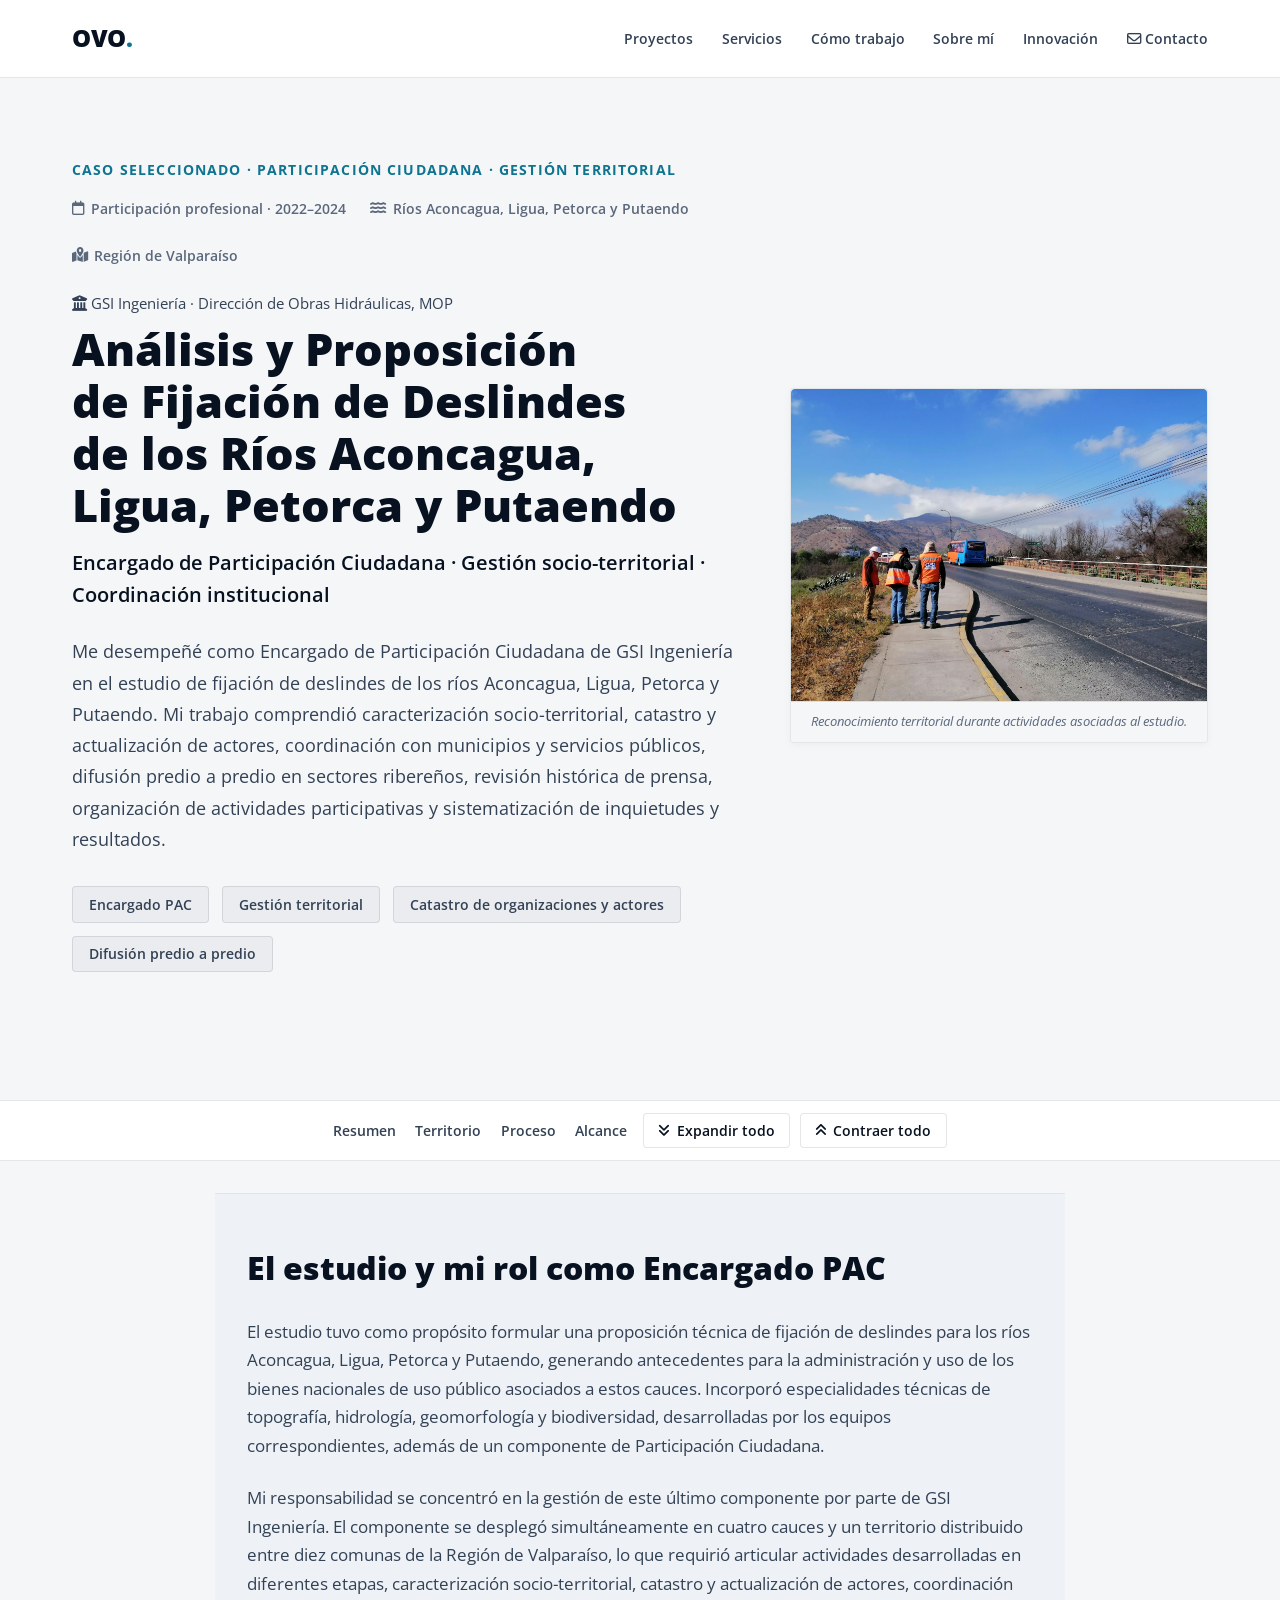
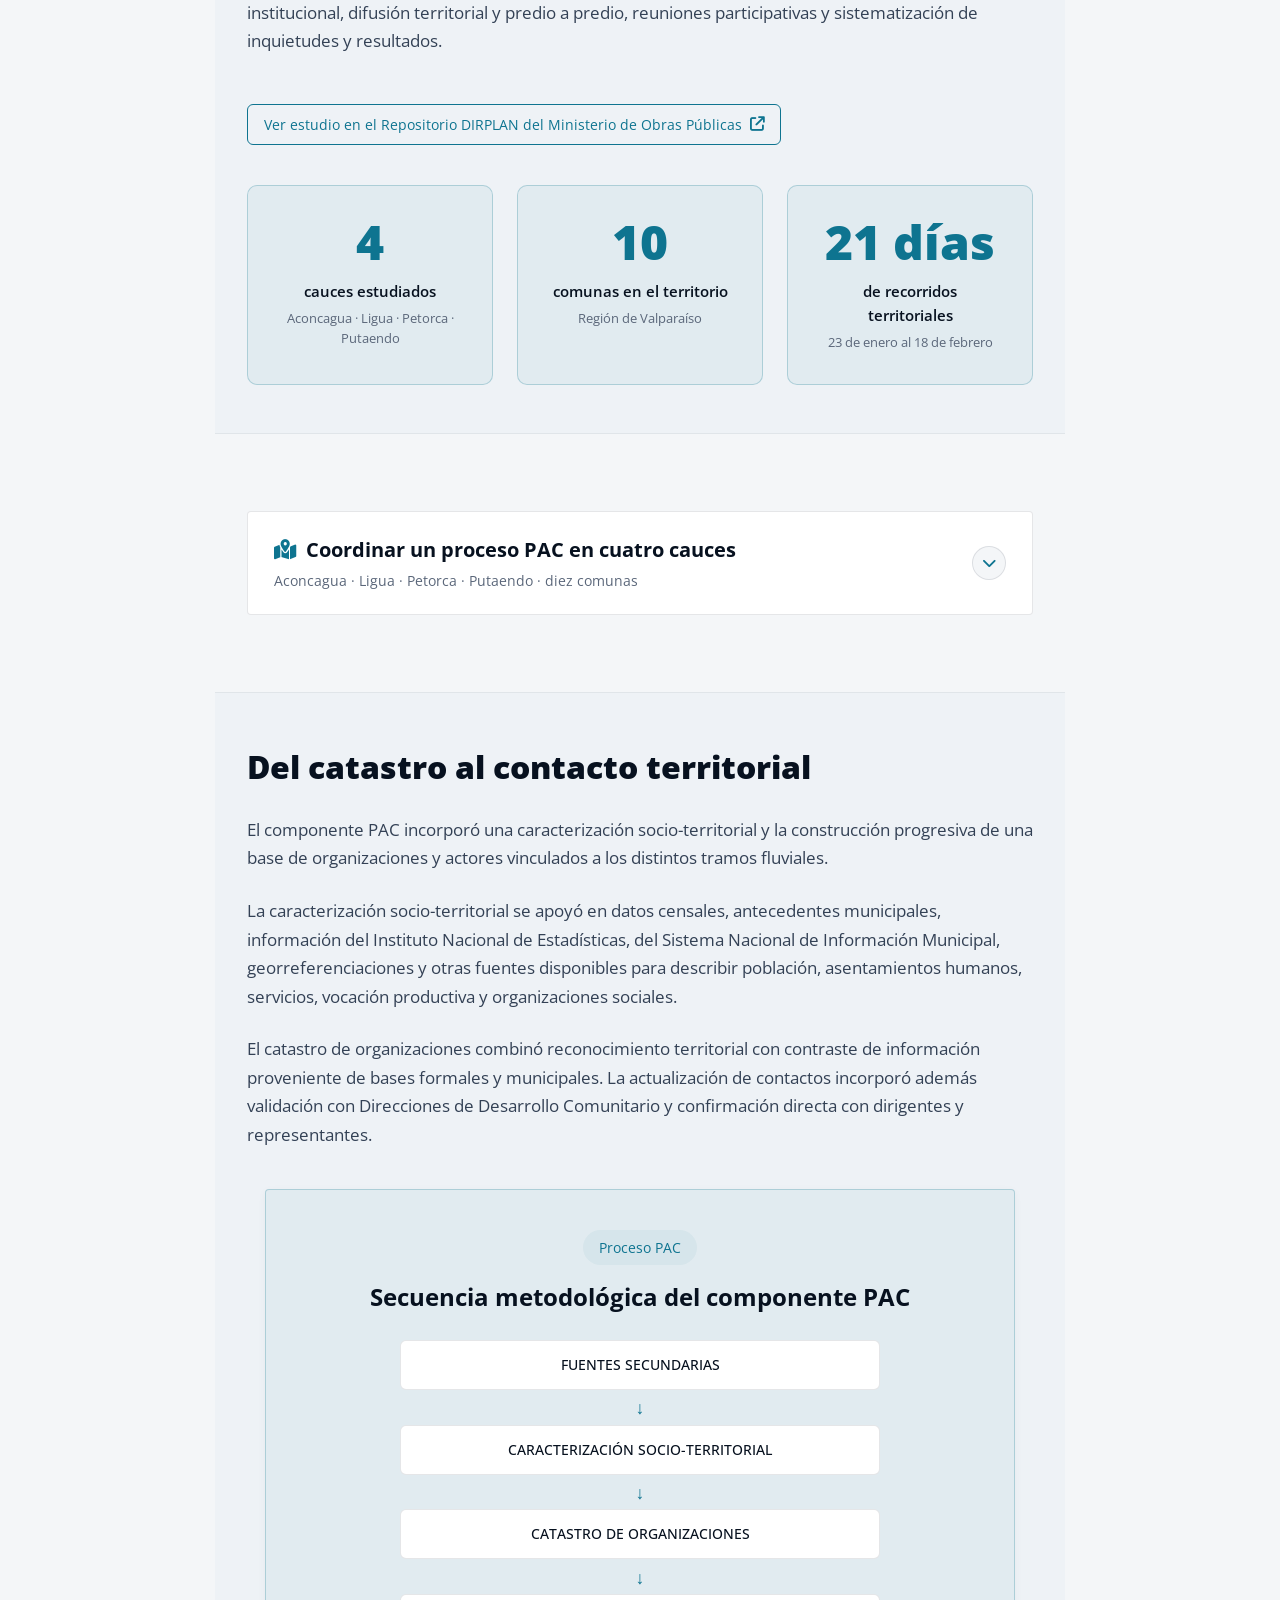
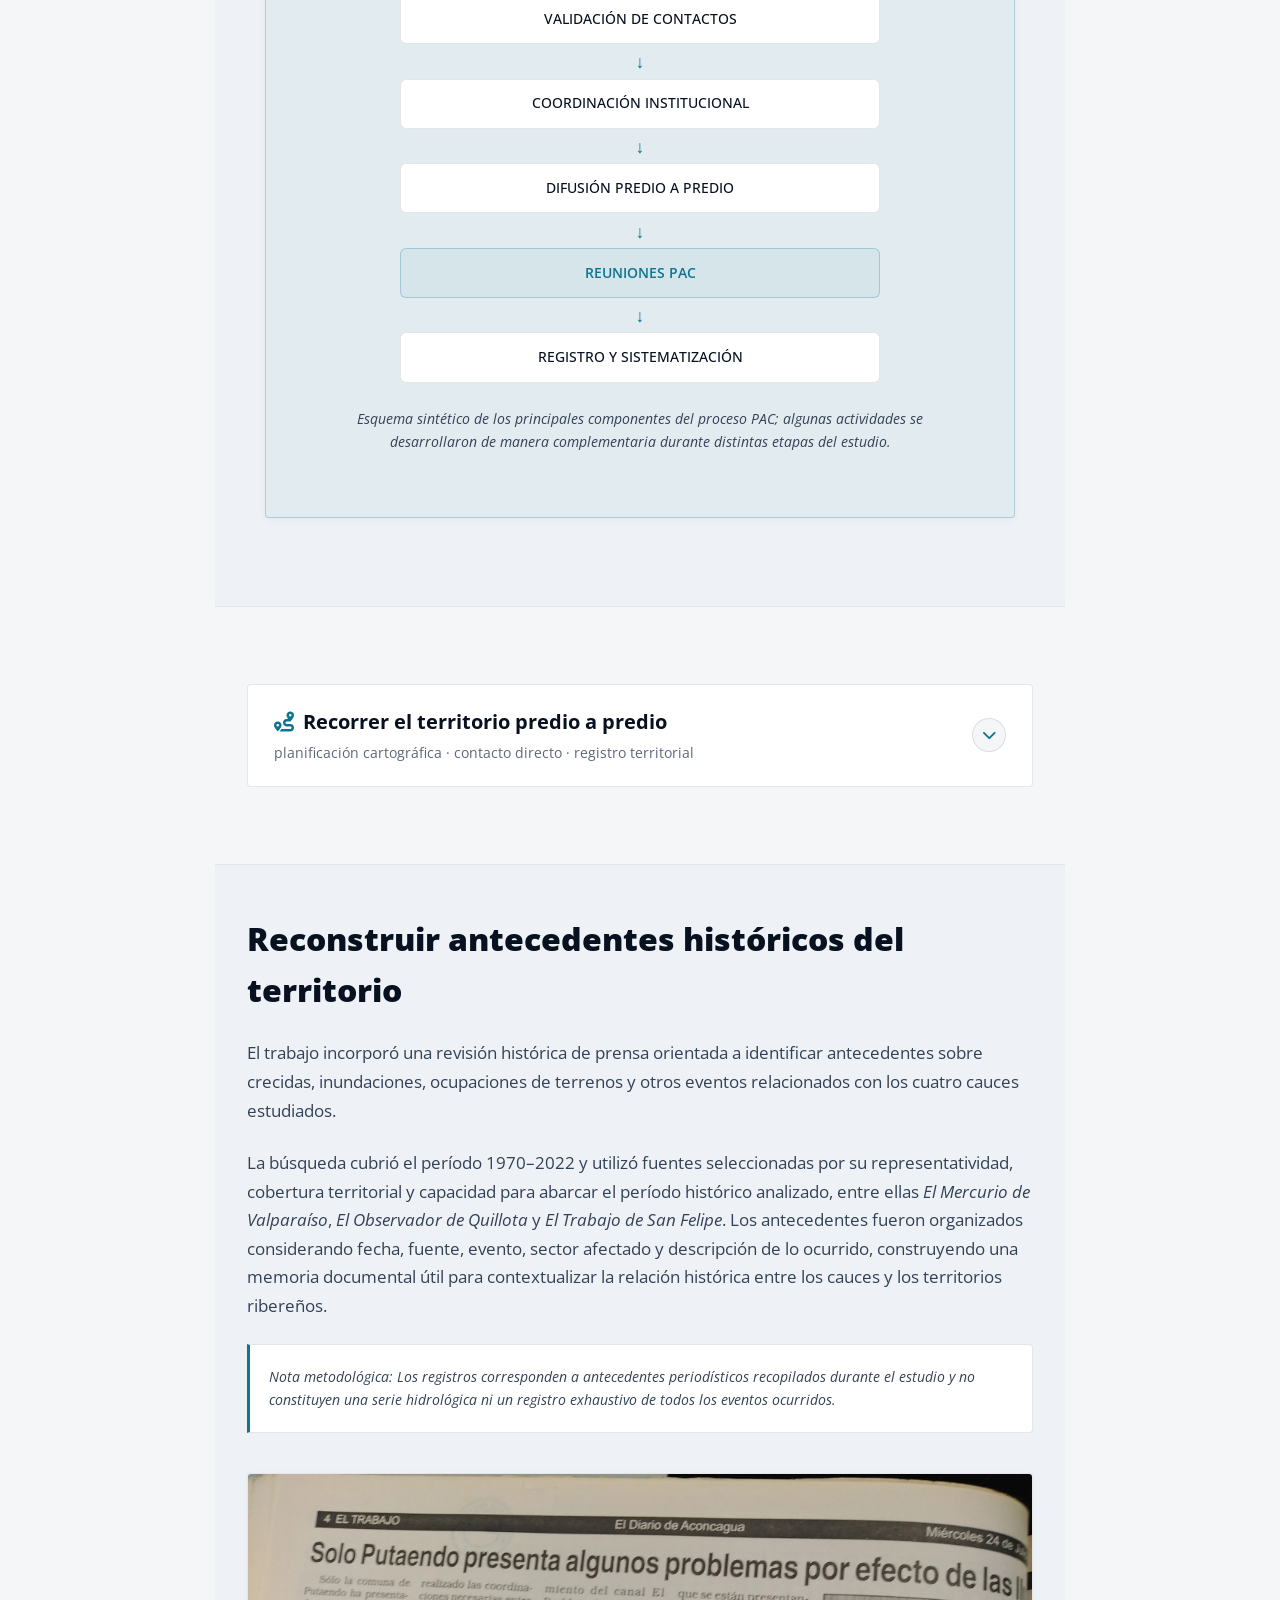
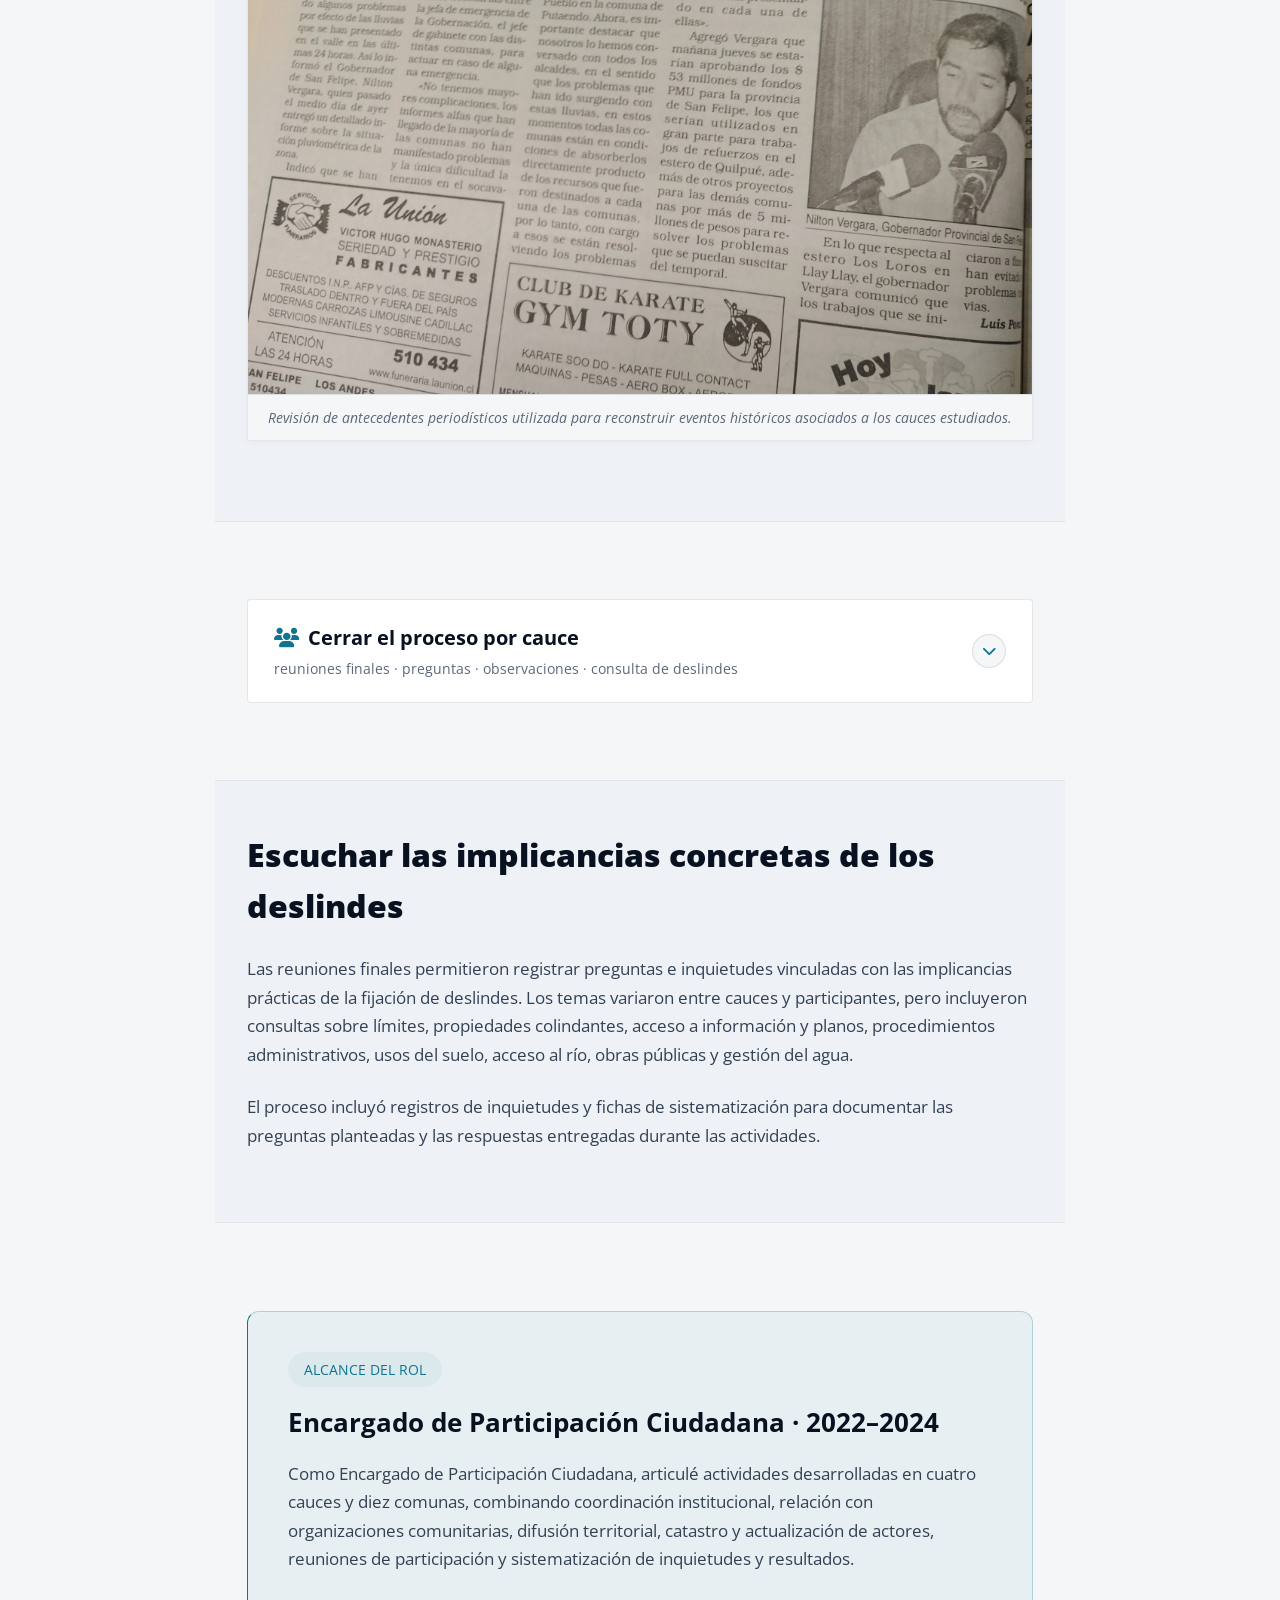
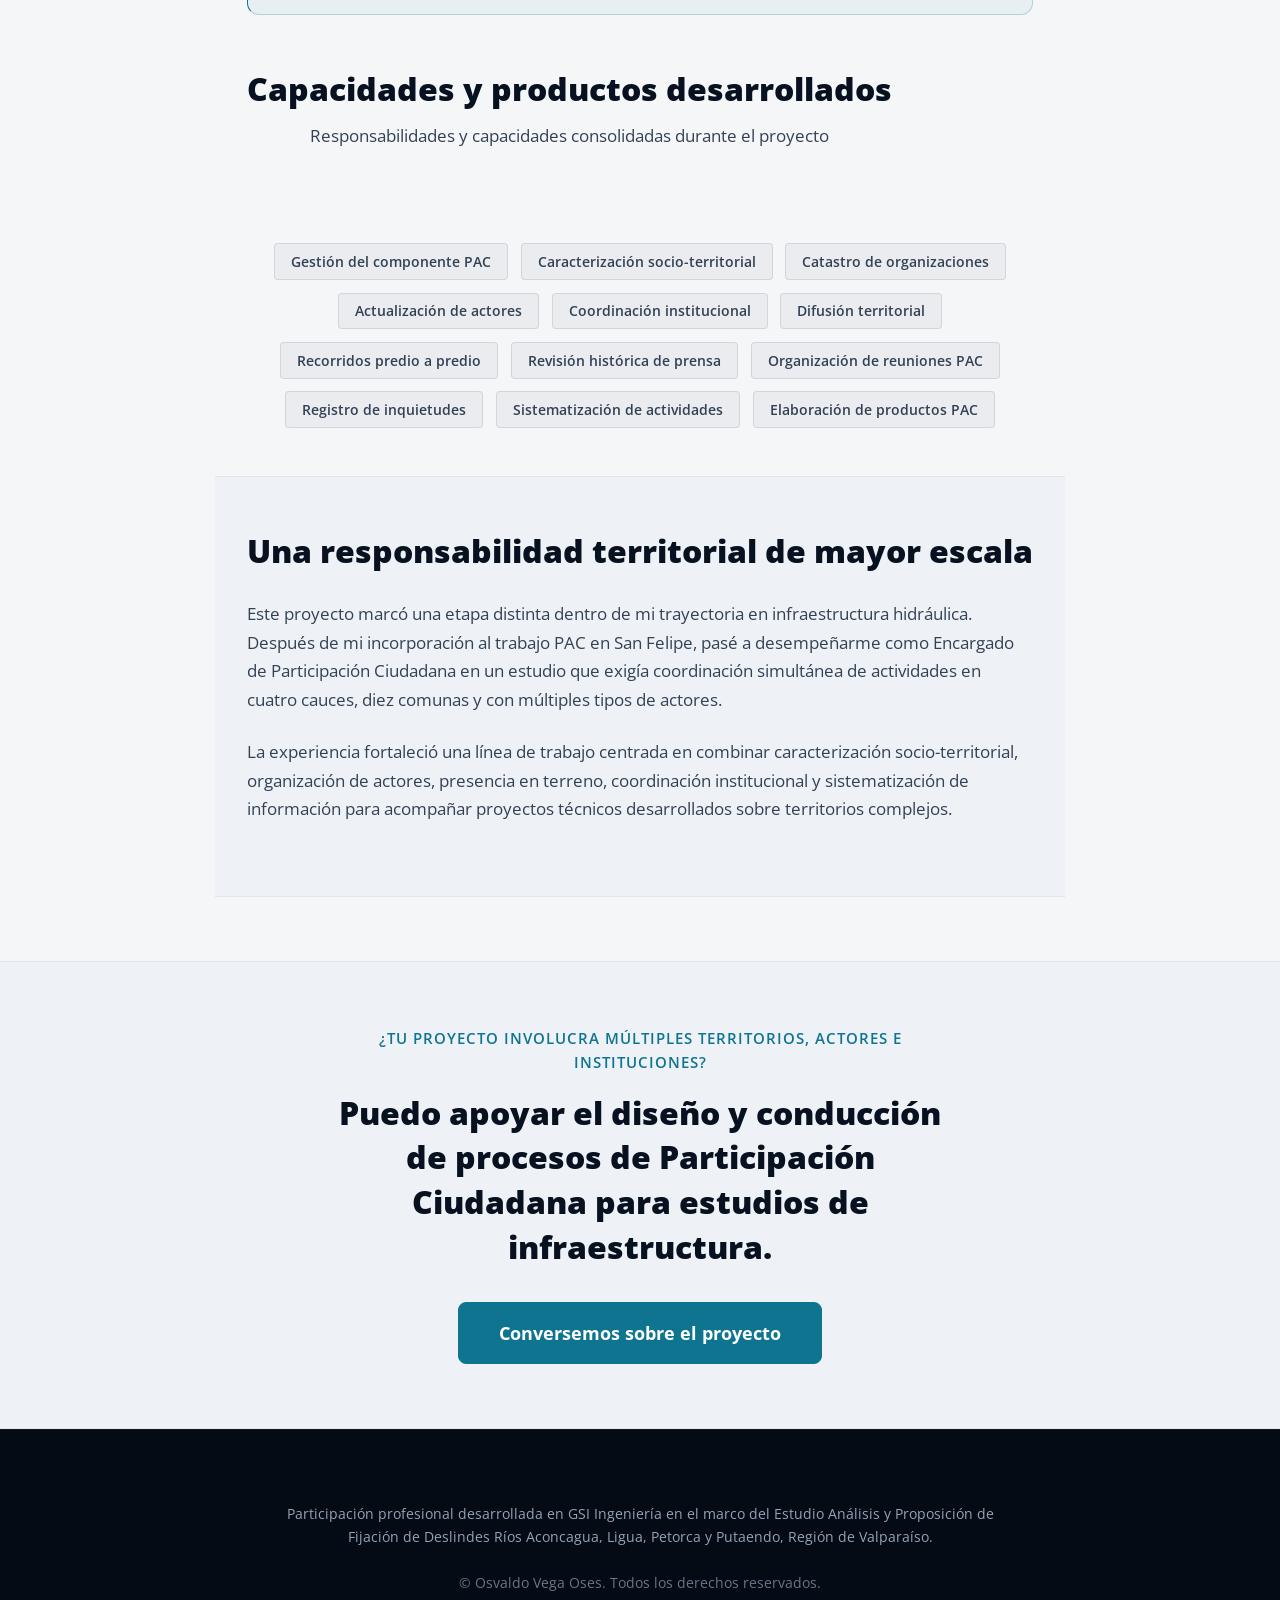
<file: proyectos/deslindes-rios-valparaiso.html>
<!DOCTYPE html>
<html lang="es">
<head>
    <meta charset="UTF-8">
    <script src="../contact-tracking.js" defer></script>
    <script src="../openai-conversions.js" defer></script>

    <!-- Google Tag Manager -->
    <script>(function(w,d,s,l,i){w[l]=w[l]||[];w[l].push({'gtm.start':
    new Date().getTime(),event:'gtm.js'});var f=d.getElementsByTagName(s)[0],
    j=d.createElement(s),dl=l!='dataLayer'?'&l='+l:'';j.async=true;j.src=
    'https://www.googletagmanager.com/gtm.js?id='+i+dl;f.parentNode.insertBefore(j,f);
    })(window,document,'script','dataLayer','GTM-NN64BQC5');</script>
    <!-- End Google Tag Manager -->

    <!-- Microsoft Clarity -->
    <script type="text/javascript">
        (function(c,l,a,r,i,t,y){
            c[a]=c[a]||function(){(c[a].q=c[a].q||[]).push(arguments)};
            t=l.createElement(r);t.async=1;t.src="https://www.clarity.ms/tag/"+i;
            y=l.getElementsByTagName(r)[0];y.parentNode.insertBefore(t,y);
        })(window, document, "clarity", "script", "ypzia0e866");
    </script>
    <!-- End Microsoft Clarity -->

    <meta name="viewport" content="width=device-width, initial-scale=1.0">
    <title>Deslindes de cuatro ríos | PAC | Osvaldo Vega Oses</title>
    <meta name="description" content="Caso profesional de Osvaldo Vega Oses como Encargado de Participación Ciudadana en el estudio de fijación de deslindes de los ríos Aconcagua, Ligua, Petorca y Putaendo, Región de Valparaíso.">
    
    <meta property="og:type" content="article">
    <meta property="og:title" content="Fijación de Deslindes de Cuatro Ríos | Caso profesional">
    <meta property="og:description" content="Participación Ciudadana, gestión territorial, catastro de organizaciones y actores y coordinación institucional en cuatro cauces de la Región de Valparaíso.">
    
    <link rel="preconnect" href="https://fonts.googleapis.com">
    <link rel="preconnect" href="https://fonts.gstatic.com" crossorigin>
    <link href="https://fonts.googleapis.com/css2?family=Open+Sans:wght@300;400;600;700;800&display=swap" rel="stylesheet">
    <link rel="stylesheet" href="../style.css">
    <link rel="stylesheet" href="https://cdnjs.cloudflare.com/ajax/libs/font-awesome/6.4.0/css/all.min.css">

    <!-- SEO técnico -->
    <meta name="robots" content="index, follow">
    <link rel="canonical" href="https://osvaldovega.cl/proyectos/deslindes-rios-valparaiso.html">

    <meta property="og:site_name" content="Osvaldo Vega Oses">
    <meta property="og:locale" content="es_CL">
    <meta property="og:url" content="https://osvaldovega.cl/proyectos/deslindes-rios-valparaiso.html">

    <meta name="twitter:card" content="summary_large_image">
    <meta name="twitter:title" content="Fijación de Deslindes de Cuatro Ríos | Caso profesional">
    <meta name="twitter:description" content="Participación Ciudadana, gestión territorial, catastro de organizaciones y actores y coordinación institucional en cuatro cauces de la Región de Valparaíso.">


    <!-- Imagen social -->
    <meta property="og:image" content="https://osvaldovega.cl/assets/seo/osvaldo-vega-og.jpg">
    <meta property="og:image:width" content="1200">
    <meta property="og:image:height" content="630">
    <meta property="og:image:alt" content="Osvaldo Vega Oses — Sociólogo, Medio Humano y Participación Ciudadana">
    <meta name="twitter:image" content="https://osvaldovega.cl/assets/seo/osvaldo-vega-og.jpg">
    <meta name="twitter:image:alt" content="Osvaldo Vega Oses — Sociólogo, Medio Humano y Participación Ciudadana">

</head>
<body>

    <!-- Google Tag Manager (noscript) -->
    <noscript><iframe src="https://www.googletagmanager.com/ns.html?id=GTM-NN64BQC5"
    height="0" width="0" style="display:none;visibility:hidden"></iframe></noscript>
    <!-- End Google Tag Manager (noscript) -->

    <header id="header">
        <div class="container">
            <nav aria-label="Navegación principal">
                <a href="../index.html#inicio" class="logo" aria-label="Ir al inicio">OVO<span class="text-gradient">.</span></a>
                <button class="nav-toggle" id="nav-toggle" aria-label="Abrir menú de navegación" aria-expanded="false">
                    <i class="fa-solid fa-bars"></i>
                </button>
                <ul class="nav-links" id="nav-links">
                    <li><a href="../index.html#proyectos">Proyectos</a></li>
                    <li><a href="../index.html#que-hago">Servicios</a></li>
                    <li><a href="../index.html#metodologia">Cómo trabajo</a></li>
                    <li><a href="../index.html#sobre-mi">Sobre mí</a></li>
                    <li><a href="../index.html#innovacion">Innovación</a></li>
                    <li><a href="../index.html#contacto"><i class="fa-regular fa-envelope" aria-hidden="true"></i> Contacto</a></li>
                </ul>
            </nav>
        </div>
    </header>

    <main class="case-study">
        <!-- Hero Section con fotografía en grid responsive -->
        <section class="case-hero">
            <div class="container">
                <div class="case-hero-grid case-hero-grid--deslindes">
                    <div class="case-hero-content">
                        <span class="case-kicker">CASO SELECCIONADO · PARTICIPACIÓN CIUDADANA · GESTIÓN TERRITORIAL</span>
                        
                        <div class="case-meta">
                            <span><i class="fa-regular fa-calendar"></i> Participación profesional · 2022–2024</span>
                            <span><i class="fa-solid fa-water"></i> Ríos Aconcagua, Ligua, Petorca y Putaendo</span>
                            <span><i class="fa-solid fa-map-location-dot"></i> Región de Valparaíso</span>
                        </div>
                        
                        <span style="display: block; color: var(--text-secondary); font-size: 0.95rem; margin-top: 1rem; margin-bottom: 0.5rem;"><i class="fa-solid fa-building-columns"></i> GSI Ingeniería · Dirección de Obras Hidráulicas, MOP</span>

                        <h1 style="margin-top: 0.5rem; text-wrap: balance;">Análisis y Proposición de Fijación de Deslindes de los Ríos Aconcagua, Ligua, Petorca y Putaendo</h1>
                        <p style="color: #ffffff; font-size: 1.25rem; font-weight: 600; margin-top: 1rem;">Encargado de Participación Ciudadana · Gestión socio-territorial · Coordinación institucional</p>

                        <p class="case-lead">Me desempeñé como Encargado de Participación Ciudadana de GSI Ingeniería en el estudio de fijación de deslindes de los ríos Aconcagua, Ligua, Petorca y Putaendo. Mi trabajo comprendió caracterización socio-territorial, catastro y actualización de actores, coordinación con municipios y servicios públicos, difusión predio a predio en sectores ribereños, revisión histórica de prensa, organización de actividades participativas y sistematización de inquietudes y resultados.</p>

                        <div class="case-tags">
                            <span class="tag-item">Encargado PAC</span>
                            <span class="tag-item">Gestión territorial</span>
                            <span class="tag-item">Catastro de organizaciones y actores</span>
                            <span class="tag-item">Difusión predio a predio</span>
                        </div>
                    </div>

                    <div class="case-hero-media">
                        <img src="../Fotos_proyectos/webp/deslindes/recorrido-territorial-20221018-095828.webp"
                             alt="Recorrido de terreno durante el estudio de fijación de deslindes en la Región de Valparaíso."
                             class="case-hero-img">
                        <div class="case-hero-caption">Reconocimiento territorial durante actividades asociadas al estudio.</div>
                    </div>
                </div>
            </div>
        </section>

        <!-- Barra de Navegación Interna Sticky -->
        <nav class="case-nav-bar" aria-label="Navegación del caso">
            <div class="container case-nav-container">
                <ul class="case-nav-links">
                    <li><a href="#resumen">Resumen</a></li>
                    <li><a href="#territorio">Territorio</a></li>
                    <li><a href="#proceso">Proceso</a></li>
                    <li><a href="#alcance">Alcance</a></li>
                </ul>
                <div class="case-nav-controls">
                    <button id="btn-expand-all" class="btn-case-control" type="button">
                        <i class="fa-solid fa-angles-down"></i> Expandir todo
                    </button>
                    <button id="btn-collapse-all" class="btn-case-control" type="button">
                        <i class="fa-solid fa-angles-up"></i> Contraer todo
                    </button>
                </div>
            </div>
        </nav>

        <!-- EL ESTUDIO Y MI ROL — SIEMPRE VISIBLE -->
        <section id="resumen" class="case-section section-alt">
            <div class="container" style="max-width: 850px; margin: 0 auto;">
                <h2>El estudio y mi rol como Encargado PAC</h2>
                <p>El estudio tuvo como propósito formular una proposición técnica de fijación de deslindes para los ríos Aconcagua, Ligua, Petorca y Putaendo, generando antecedentes para la administración y uso de los bienes nacionales de uso público asociados a estos cauces. Incorporó especialidades técnicas de topografía, hidrología, geomorfología y biodiversidad, desarrolladas por los equipos correspondientes, además de un componente de Participación Ciudadana.</p>
                <p>Mi responsabilidad se concentró en la gestión de este último componente por parte de GSI Ingeniería. El componente se desplegó simultáneamente en cuatro cauces y un territorio distribuido entre diez comunas de la Región de Valparaíso, lo que requirió articular actividades desarrolladas en diferentes etapas, caracterización socio-territorial, catastro y actualización de actores, coordinación institucional, difusión territorial y predio a predio, reuniones participativas y sistematización de inquietudes y resultados.</p>

                <a href="https://repositoriodirplan.mop.gob.cl/biblioteca/handle/20.500.12140/215037" target="_blank" rel="noopener noreferrer" class="case-reference">
                    Ver estudio en el Repositorio DIRPLAN del Ministerio de Obras Públicas <i class="fa-solid fa-arrow-up-right-from-square"></i>
                </a>
            </div>

            <!-- Indicadores Principales — SIEMPRE VISIBLES -->
            <div class="container" style="margin-top: 2.5rem;">
                <div style="display: grid; grid-template-columns: repeat(auto-fit, minmax(200px, 1fr)); gap: 1.5rem; max-width: 800px; margin: 0 auto;">
                    <div style="background: rgba(0, 240, 255, 0.05); border: 1px solid rgba(0, 240, 255, 0.2); border-radius: 10px; padding: 2rem; text-align: center;">
                        <div style="font-size: 3rem; font-weight: 800; color: var(--accent-cyan); line-height: 1;">4</div>
                        <div style="font-size: 0.95rem; color: #fff; margin-top: 0.8rem; font-weight: 600;">cauces estudiados</div>
                        <div style="font-size: 0.8rem; color: var(--text-muted); margin-top: 0.3rem;">Aconcagua · Ligua · Petorca · Putaendo</div>
                    </div>

                    <div style="background: rgba(0, 240, 255, 0.05); border: 1px solid rgba(0, 240, 255, 0.2); border-radius: 10px; padding: 2rem; text-align: center;">
                        <div style="font-size: 3rem; font-weight: 800; color: var(--accent-cyan); line-height: 1;">10</div>
                        <div style="font-size: 0.95rem; color: #fff; margin-top: 0.8rem; font-weight: 600;">comunas en el territorio</div>
                        <div style="font-size: 0.8rem; color: var(--text-muted); margin-top: 0.3rem;">Región de Valparaíso</div>
                    </div>

                    <div style="background: rgba(0, 240, 255, 0.05); border: 1px solid rgba(0, 240, 255, 0.2); border-radius: 10px; padding: 2rem; text-align: center;">
                        <div style="font-size: 3rem; font-weight: 800; color: var(--accent-cyan); line-height: 1;">21 días</div>
                        <div style="font-size: 0.95rem; color: #fff; margin-top: 0.8rem; font-weight: 600;">de recorridos territoriales</div>
                        <div style="font-size: 0.8rem; color: var(--text-muted); margin-top: 0.3rem;">23 de enero al 18 de febrero</div>
                    </div>
                </div>
            </div>
        </section>

        <!-- ACORDEÓN 1 — Coordinar un proceso PAC en cuatro cauces -->
        <section id="territorio" class="case-section">
            <div class="container" style="max-width: 850px; margin: 0 auto;">
                <details class="case-accordion">
                    <summary class="case-accordion-summary">
                        <span class="case-accordion-summary-header">
                            <span class="case-accordion-title"><i class="fa-solid fa-map-location-dot"></i> Coordinar un proceso PAC en cuatro cauces</span>
                            <span class="case-accordion-hint">Aconcagua · Ligua · Petorca · Putaendo · diez comunas</span>
                        </span>
                        <span class="accordion-icon-badge" aria-hidden="true">
                            <i class="fa-solid fa-chevron-down"></i>
                        </span>
                    </summary>
                    <div class="case-accordion-content">
                        <p>El componente de Participación Ciudadana debió articular actores, organizaciones e instituciones distribuidas en distintos territorios ribereños de la Región de Valparaíso. La extensión territorial del estudio exigió combinar fuentes secundarias, contacto remoto y presencial, recorridos por sectores ribereños y actividades participativas adaptadas a cada uno de los cuatro cauces.</p>

                        <div class="case-figure" style="margin: 2rem 0;">
                            <div style="text-align: center; margin-bottom: 1.5rem;">
                                <span class="tag-item" style="background: rgba(0, 240, 255, 0.1); color: var(--accent-cyan); padding: 0.4rem 1rem; border-radius: 20px; font-size: 0.85rem; display: inline-block; margin-bottom: 0.8rem;">Escala territorial</span>
                                <h3 style="font-size: 1.5rem; margin-bottom: 0.5rem; text-wrap: balance;">Un proceso de participación distribuido en cuatro cauces y diez comunas</h3>
                            </div>
                            
                            <div style="display: flex; flex-wrap: wrap; gap: 1rem; justify-content: center; margin-bottom: 1.8rem;">
                                <div style="flex: 1 1 180px; padding: 1.2rem; background: rgba(0, 240, 255, 0.03); border: 1px solid rgba(0, 240, 255, 0.15); border-radius: 8px; text-align: center;">
                                    <h4 style="color: var(--accent-cyan); margin-bottom: 0; font-size: 1rem;">RÍO ACONCAGUA</h4>
                                </div>
                                <div style="flex: 1 1 180px; padding: 1.2rem; background: rgba(0, 240, 255, 0.03); border: 1px solid rgba(0, 240, 255, 0.15); border-radius: 8px; text-align: center;">
                                    <h4 style="color: var(--accent-cyan); margin-bottom: 0; font-size: 1rem;">RÍO LIGUA</h4>
                                </div>
                                <div style="flex: 1 1 180px; padding: 1.2rem; background: rgba(0, 240, 255, 0.03); border: 1px solid rgba(0, 240, 255, 0.15); border-radius: 8px; text-align: center;">
                                    <h4 style="color: var(--accent-cyan); margin-bottom: 0; font-size: 1rem;">RÍO PETORCA</h4>
                                </div>
                                <div style="flex: 1 1 180px; padding: 1.2rem; background: rgba(0, 240, 255, 0.03); border: 1px solid rgba(0, 240, 255, 0.15); border-radius: 8px; text-align: center;">
                                    <h4 style="color: var(--accent-cyan); margin-bottom: 0; font-size: 1rem;">RÍO PUTAENDO</h4>
                                </div>
                            </div>
                            
                            <div style="text-align: center;">
                                <div style="display: inline-block; padding: 0.6rem 1.8rem; background: rgba(0, 240, 255, 0.1); border-radius: 30px; font-weight: 600; color: #fff; font-size: 1.1rem; margin-bottom: 1.5rem;">10 COMUNAS</div>
                                
                                <div style="display: flex; flex-wrap: wrap; gap: 0.8rem; justify-content: center; max-width: 800px; margin: 0 auto; color: var(--text-primary); font-size: 0.85rem;">
                                    <span style="background: rgba(255,255,255,0.05); padding: 0.4rem 0.9rem; border-radius: 4px;">Organizaciones comunitarias</span>
                                    <span style="background: rgba(255,255,255,0.05); padding: 0.4rem 0.9rem; border-radius: 4px;">Municipios</span>
                                    <span style="background: rgba(255,255,255,0.05); padding: 0.4rem 0.9rem; border-radius: 4px;">Servicios públicos</span>
                                    <span style="background: rgba(255,255,255,0.05); padding: 0.4rem 0.9rem; border-radius: 4px;">Propietarios y ocupantes ribereños</span>
                                    <span style="background: rgba(255,255,255,0.05); padding: 0.4rem 0.9rem; border-radius: 4px;">Organizaciones vinculadas al agua</span>
                                    <span style="background: rgba(255,255,255,0.05); padding: 0.4rem 0.9rem; border-radius: 4px;">Actores institucionales</span>
                                </div>
                            </div>
                        </div>

                        <!-- Fotografía del territorio -->
                        <figure class="case-photo-container" style="margin-top: 2rem;">
                            <img src="../Fotos_proyectos/webp/deslindes/recorrido-territorial-20221018-140549.webp"
                                 alt="Predio rural con uso productivo observado durante recorrido territorial."
                                 class="case-photo-img">
                            <figcaption class="case-photo-caption">Predio rural observado durante recorridos territoriales asociados al estudio.</figcaption>
                        </figure>
                    </div>
                </details>
            </div>
        </section>

        <!-- DEL CATASTRO AL CONTACTO TERRITORIAL — SIEMPRE VISIBLE -->
        <section id="proceso" class="case-section section-alt">
            <div class="container" style="max-width: 850px; margin: 0 auto;">
                <h2>Del catastro al contacto territorial</h2>
                <p>El componente PAC incorporó una caracterización socio-territorial y la construcción progresiva de una base de organizaciones y actores vinculados a los distintos tramos fluviales.</p>
                <p>La caracterización socio-territorial se apoyó en datos censales, antecedentes municipales, información del Instituto Nacional de Estadísticas, del Sistema Nacional de Información Municipal, georreferenciaciones y otras fuentes disponibles para describir población, asentamientos humanos, servicios, vocación productiva y organizaciones sociales.</p>
                <p>El catastro de organizaciones combinó reconocimiento territorial con contraste de información proveniente de bases formales y municipales. La actualización de contactos incorporó además validación con Direcciones de Desarrollo Comunitario y confirmación directa con dirigentes y representantes.</p>
            </div>
            
            <div class="container">
                <div class="case-figure" style="background: rgba(0, 240, 255, 0.02); border: 1px solid rgba(0, 240, 255, 0.15); max-width: 750px;">
                    <div style="text-align: center; margin-bottom: 1.5rem;">
                        <span class="tag-item" style="background: rgba(0, 240, 255, 0.1); color: var(--accent-cyan); padding: 0.4rem 1rem; border-radius: 20px; font-size: 0.85rem; display: inline-block; margin-bottom: 0.8rem;">Proceso PAC</span>
                        <h3 style="font-size: 1.5rem; margin-bottom: 1rem; text-wrap: balance;">Secuencia metodológica del componente PAC</h3>
                    </div>
                    
                    <div style="max-width: 480px; margin: 0 auto; display: flex; flex-direction: column; align-items: center; gap: 0;">
                        <div style="width: 100%; border: 1px solid rgba(255, 255, 255, 0.1); border-radius: 6px; padding: 0.8rem; background: rgba(0, 0, 0, 0.2); text-align: center; font-size: 0.88rem; font-weight: 500;">
                            FUENTES SECUNDARIAS
                        </div>
                        <div style="color: var(--accent-cyan); font-size: 1.1rem; padding: 0.2rem 0;">↓</div>
                        
                        <div style="width: 100%; border: 1px solid rgba(255, 255, 255, 0.1); border-radius: 6px; padding: 0.8rem; background: rgba(0, 0, 0, 0.2); text-align: center; font-size: 0.88rem; font-weight: 500;">
                            CARACTERIZACIÓN SOCIO-TERRITORIAL
                        </div>
                        <div style="color: var(--accent-cyan); font-size: 1.1rem; padding: 0.2rem 0;">↓</div>
                        
                        <div style="width: 100%; border: 1px solid rgba(255, 255, 255, 0.1); border-radius: 6px; padding: 0.8rem; background: rgba(0, 0, 0, 0.2); text-align: center; font-size: 0.88rem; font-weight: 500;">
                            CATASTRO DE ORGANIZACIONES
                        </div>
                        <div style="color: var(--accent-cyan); font-size: 1.1rem; padding: 0.2rem 0;">↓</div>
                        
                        <div style="width: 100%; border: 1px solid rgba(255, 255, 255, 0.1); border-radius: 6px; padding: 0.8rem; background: rgba(0, 0, 0, 0.2); text-align: center; font-size: 0.88rem; font-weight: 500;">
                            VALIDACIÓN DE CONTACTOS
                        </div>
                        <div style="color: var(--accent-cyan); font-size: 1.1rem; padding: 0.2rem 0;">↓</div>
                        
                        <div style="width: 100%; border: 1px solid rgba(255, 255, 255, 0.1); border-radius: 6px; padding: 0.8rem; background: rgba(0, 0, 0, 0.2); text-align: center; font-size: 0.88rem; font-weight: 500;">
                            COORDINACIÓN INSTITUCIONAL
                        </div>
                        <div style="color: var(--accent-cyan); font-size: 1.1rem; padding: 0.2rem 0;">↓</div>
                        
                        <div style="width: 100%; border: 1px solid rgba(255, 255, 255, 0.1); border-radius: 6px; padding: 0.8rem; background: rgba(0, 0, 0, 0.2); text-align: center; font-size: 0.88rem; font-weight: 500;">
                            DIFUSIÓN PREDIO A PREDIO
                        </div>
                        <div style="color: var(--accent-cyan); font-size: 1.1rem; padding: 0.2rem 0;">↓</div>
                        
                        <div style="width: 100%; border: 1px solid rgba(0, 240, 255, 0.3); border-radius: 6px; padding: 0.8rem; background: rgba(0, 240, 255, 0.05); text-align: center; font-size: 0.88rem; font-weight: 600; color: var(--accent-cyan);">
                            REUNIONES PAC
                        </div>
                        <div style="color: var(--accent-cyan); font-size: 1.1rem; padding: 0.2rem 0;">↓</div>
                        
                        <div style="width: 100%; border: 1px solid rgba(255, 255, 255, 0.1); border-radius: 6px; padding: 0.8rem; background: rgba(0, 0, 0, 0.2); text-align: center; font-size: 0.88rem; font-weight: 500;">
                            REGISTRO Y SISTEMATIZACIÓN
                        </div>
                    </div>
                    
                    <p style="text-align: center; color: var(--text-secondary); margin-top: 1.5rem; font-size: 0.85rem; max-width: 650px; margin-left: auto; margin-right: auto; font-style: italic;">Esquema sintético de los principales componentes del proceso PAC; algunas actividades se desarrollaron de manera complementaria durante distintas etapas del estudio.</p>
                </div>
            </div>
        </section>

        <!-- ACORDEÓN 2 — Recorrer el territorio predio a predio -->
        <section class="case-section">
            <div class="container" style="max-width: 850px; margin: 0 auto;">
                <details class="case-accordion">
                    <summary class="case-accordion-summary">
                        <span class="case-accordion-summary-header">
                            <span class="case-accordion-title"><i class="fa-solid fa-route"></i> Recorrer el territorio predio a predio</span>
                            <span class="case-accordion-hint">planificación cartográfica · contacto directo · registro territorial</span>
                        </span>
                        <span class="accordion-icon-badge" aria-hidden="true">
                            <i class="fa-solid fa-chevron-down"></i>
                        </span>
                    </summary>
                    <div class="case-accordion-content">
                        <p>La difusión inicial incluyó recorridos por propiedades ubicadas en sectores ribereños con el objetivo de informar a propietarios u ocupantes sobre el estudio y sus alcances, mantener registro de los contactos realizados y apoyar la preparación de las etapas posteriores de Participación Ciudadana.</p>
                        <p>La planificación consideró información cartográfica y territorial disponible en fuentes como INE, SII y Google Earth. El recorrido se organizó de manera sistemática, avanzando propiedad por propiedad y registrando la información de las personas contactadas. Los recorridos se desarrollaron durante 21 días, entre el 23 de enero y el 18 de febrero.</p>

                        <!-- Galería de recorridos -->
                        <div class="case-photos-grid" style="margin-top: 2rem;">
                            <figure class="case-photo-container" style="margin: 0;">
                                <img src="../Fotos_proyectos/webp/deslindes/foto-recorrido.webp"
                                     alt="Recorrido territorial por sector ribereño asociado al estudio."
                                     class="case-photo-img case-photo-img--contain">
                                <figcaption class="case-photo-caption">Registro de recorrido por sector ribereño.</figcaption>
                            </figure>

                            <figure class="case-photo-container" style="margin: 0;">
                                <img src="../Fotos_proyectos/webp/deslindes/foto-recorrido-2.webp"
                                     alt="Actividad de reconocimiento territorial en área ribereña."
                                     class="case-photo-img case-photo-img--contain">
                                <figcaption class="case-photo-caption">Reconocimiento territorial durante actividades de difusión predio a predio.</figcaption>
                            </figure>
                        </div>
                    </div>
                </details>
            </div>
        </section>

        <!-- RECONSTRUIR ANTECEDENTES HISTÓRICOS DEL TERRITORIO — SIEMPRE VISIBLE -->
        <section class="case-section section-alt">
            <div class="container" style="max-width: 850px; margin: 0 auto;">
                <h2>Reconstruir antecedentes históricos del territorio</h2>
                <p>El trabajo incorporó una revisión histórica de prensa orientada a identificar antecedentes sobre crecidas, inundaciones, ocupaciones de terrenos y otros eventos relacionados con los cuatro cauces estudiados.</p>
                <p>La búsqueda cubrió el período 1970–2022 y utilizó fuentes seleccionadas por su representatividad, cobertura territorial y capacidad para abarcar el período histórico analizado, entre ellas <em>El Mercurio de Valparaíso</em>, <em>El Observador de Quillota</em> y <em>El Trabajo de San Felipe</em>. Los antecedentes fueron organizados considerando fecha, fuente, evento, sector afectado y descripción de lo ocurrido, construyendo una memoria documental útil para contextualizar la relación histórica entre los cauces y los territorios ribereños.</p>
                
                <div class="case-highlight" style="margin-top: 1.5rem; padding: 1.2rem; background: rgba(0, 0, 0, 0.2); border-left: 3px solid var(--accent-cyan);">
                    <p style="font-size: 0.88rem; color: var(--text-secondary); margin: 0; font-style: italic;">Nota metodológica: Los registros corresponden a antecedentes periodísticos recopilados durante el estudio y no constituyen una serie hidrológica ni un registro exhaustivo de todos los eventos ocurridos.</p>
                </div>

                <!-- Imagen de revisión histórica de prensa -->
                <figure class="case-photo-container" style="margin-top: 2rem;">
                    <img src="../Fotos_proyectos/webp/deslindes/recorrido-territorial-20221018-103655.webp"
                         alt="Registro fotográfico de prensa histórica revisada durante el estudio."
                         class="case-photo-img">
                    <figcaption class="case-photo-caption">Revisión de antecedentes periodísticos utilizada para reconstruir eventos históricos asociados a los cauces estudiados.</figcaption>
                </figure>
            </div>
        </section>

        <!-- ACORDEÓN 3 — Cerrar el proceso por cauce -->
        <section class="case-section">
            <div class="container" style="max-width: 850px; margin: 0 auto;">
                <details class="case-accordion">
                    <summary class="case-accordion-summary">
                        <span class="case-accordion-summary-header">
                            <span class="case-accordion-title"><i class="fa-solid fa-users"></i> Cerrar el proceso por cauce</span>
                            <span class="case-accordion-hint">reuniones finales · preguntas · observaciones · consulta de deslindes</span>
                        </span>
                        <span class="accordion-icon-badge" aria-hidden="true">
                            <i class="fa-solid fa-chevron-down"></i>
                        </span>
                    </summary>
                    <div class="case-accordion-content">
                        <p>Durante junio de 2024 se realizaron reuniones finales de Participación Ciudadana para los cuatro cauces estudiados. Estas instancias permitieron presentar el desarrollo y resultados del estudio, responder preguntas, recoger observaciones y facilitar la consulta de la proposición de deslindes. Las reuniones fueron desarrolladas separadamente para Aconcagua, Ligua, Petorca y Putaendo, permitiendo abordar preguntas y preocupaciones vinculadas con cada territorio.</p>

                        <div class="case-figure" style="margin: 2rem 0;">
                            <h3 style="text-align: center; font-size: 1.5rem; margin-bottom: 1.5rem;">Asistencias registradas en reuniones finales por cauce</h3>
                            
                            <div style="display: grid; grid-template-columns: repeat(auto-fit, minmax(180px, 1fr)); gap: 1.2rem; margin-bottom: 1.8rem;">
                                <div style="background: rgba(255,255,255,0.03); border: 1px solid rgba(255,255,255,0.1); border-radius: 8px; padding: 1.2rem; text-align: center;">
                                    <h4 style="color: var(--text-primary); font-size: 1.1rem; margin-bottom: 0.4rem;">ACONCAGUA</h4>
                                    <div style="color: var(--accent-cyan); font-size: 1.8rem; font-weight: 700; margin-bottom: 0.2rem;">32</div>
                                    <div style="color: var(--text-secondary); font-size: 0.85rem;">asistencias</div>
                                </div>
                                
                                <div style="background: rgba(255,255,255,0.03); border: 1px solid rgba(255,255,255,0.1); border-radius: 8px; padding: 1.2rem; text-align: center;">
                                    <h4 style="color: var(--text-primary); font-size: 1.1rem; margin-bottom: 0.4rem;">LIGUA</h4>
                                    <div style="color: var(--accent-cyan); font-size: 1.8rem; font-weight: 700; margin-bottom: 0.2rem;">15</div>
                                    <div style="color: var(--text-secondary); font-size: 0.85rem;">asistencias</div>
                                </div>
                                
                                <div style="background: rgba(255,255,255,0.03); border: 1px solid rgba(255,255,255,0.1); border-radius: 8px; padding: 1.2rem; text-align: center;">
                                    <h4 style="color: var(--text-primary); font-size: 1.1rem; margin-bottom: 0.4rem;">PETORCA</h4>
                                    <div style="color: var(--accent-cyan); font-size: 1.8rem; font-weight: 700; margin-bottom: 0.2rem;">27</div>
                                    <div style="color: var(--text-secondary); font-size: 0.85rem;">asistencias</div>
                                </div>
                                
                                <div style="background: rgba(255,255,255,0.03); border: 1px solid rgba(255,255,255,0.1); border-radius: 8px; padding: 1.2rem; text-align: center;">
                                    <h4 style="color: var(--text-primary); font-size: 1.1rem; margin-bottom: 0.4rem;">PUTAENDO</h4>
                                    <div style="color: var(--accent-cyan); font-size: 1.8rem; font-weight: 700; margin-bottom: 0.2rem;">26</div>
                                    <div style="color: var(--text-secondary); font-size: 0.85rem;">asistencias</div>
                                </div>
                            </div>
                            
                            <div style="text-align: center;">
                                <p style="color: var(--text-primary); font-weight: 600; font-size: 1rem; margin: 0; padding: 0.8rem 1.5rem; background: rgba(0, 240, 255, 0.05); border: 1px solid rgba(0, 240, 255, 0.2); border-radius: 30px; display: inline-block;">
                                    <i class="fa-solid fa-users" style="color: var(--accent-cyan); margin-right: 0.5rem;"></i> 100 asistencias registradas en las cuatro reuniones
                                </p>
                            </div>
                        </div>
                    </div>
                </details>
            </div>
        </section>

        <!-- ESCUCHAR LAS IMPLICANCIAS CONCRETAS DE LOS DESLINDES — SIEMPRE VISIBLE -->
        <section class="case-section section-alt">
            <div class="container" style="max-width: 850px; margin: 0 auto;">
                <h2>Escuchar las implicancias concretas de los deslindes</h2>
                <p>Las reuniones finales permitieron registrar preguntas e inquietudes vinculadas con las implicancias prácticas de la fijación de deslindes. Los temas variaron entre cauces y participantes, pero incluyeron consultas sobre límites, propiedades colindantes, acceso a información y planos, procedimientos administrativos, usos del suelo, acceso al río, obras públicas y gestión del agua.</p>
                <p>El proceso incluyó registros de inquietudes y fichas de sistematización para documentar las preguntas planteadas y las respuestas entregadas durante las actividades.</p>
            </div>
        </section>

        <!-- ALCANCE PROFESIONAL — SIEMPRE VISIBLE -->
        <section id="alcance" class="case-section">
            <div class="container" style="max-width: 850px; margin: 0 auto;">
                <div class="case-highlight" style="background: rgba(0, 240, 255, 0.05); border: 1px solid rgba(0, 240, 255, 0.2); padding: 2.5rem; border-radius: 12px; margin-bottom: 3rem;">
                    <span class="tag-item" style="background: rgba(0, 240, 255, 0.1); color: var(--accent-cyan); padding: 0.4rem 1rem; border-radius: 20px; font-size: 0.85rem; display: inline-block; margin-bottom: 1rem;">ALCANCE DEL ROL</span>
                    <h3 style="font-size: 1.6rem; color: var(--text-primary); margin-bottom: 1rem;">Encargado de Participación Ciudadana · 2022–2024</h3>
                    <p style="margin-bottom: 0;">Como Encargado de Participación Ciudadana, articulé actividades desarrolladas en cuatro cauces y diez comunas, combinando coordinación institucional, relación con organizaciones comunitarias, difusión territorial, catastro y actualización de actores, reuniones de participación y sistematización de inquietudes y resultados.</p>
                </div>
            </div>

            <!-- CAPACIDADES Y PRODUCTOS — SIEMPRE VISIBLE -->
            <div class="container">
                <div class="case-capabilities">
                    <div style="text-align: center; margin-bottom: 2rem;">
                        <h2 style="margin-bottom: 0.5rem;">Capacidades y productos desarrollados</h2>
                        <p style="color: var(--text-secondary);">Responsabilidades y capacidades consolidadas durante el proyecto</p>
                    </div>
                    <div class="case-tags" style="justify-content: center;">
                        <span class="tag-item">Gestión del componente PAC</span>
                        <span class="tag-item">Caracterización socio-territorial</span>
                        <span class="tag-item">Catastro de organizaciones</span>
                        <span class="tag-item">Actualización de actores</span>
                        <span class="tag-item">Coordinación institucional</span>
                        <span class="tag-item">Difusión territorial</span>
                        <span class="tag-item">Recorridos predio a predio</span>
                        <span class="tag-item">Revisión histórica de prensa</span>
                        <span class="tag-item">Organización de reuniones PAC</span>
                        <span class="tag-item">Registro de inquietudes</span>
                        <span class="tag-item">Sistematización de actividades</span>
                        <span class="tag-item">Elaboración de productos PAC</span>
                    </div>
                </div>
            </div>
        </section>

        <!-- APRENDIZAJE — SIEMPRE VISIBLE -->
        <section class="case-section section-alt">
            <div class="container" style="max-width: 850px; margin: 0 auto;">
                <h2>Una responsabilidad territorial de mayor escala</h2>
                <p>Este proyecto marcó una etapa distinta dentro de mi trayectoria en infraestructura hidráulica. Después de mi incorporación al trabajo PAC en San Felipe, pasé a desempeñarme como Encargado de Participación Ciudadana en un estudio que exigía coordinación simultánea de actividades en cuatro cauces, diez comunas y con múltiples tipos de actores.</p>
                <p>La experiencia fortaleció una línea de trabajo centrada en combinar caracterización socio-territorial, organización de actores, presencia en terreno, coordinación institucional y sistematización de información para acompañar proyectos técnicos desarrollados sobre territorios complejos.</p>
            </div>
        </section>

        <!-- CTA -->
        <section class="case-cta">
            <div class="container" style="text-align: center; max-width: 700px; margin: 0 auto;">
                <p style="color: var(--accent-cyan); font-weight: 600; font-size: 0.95rem; margin-bottom: 1rem; text-transform: uppercase; letter-spacing: 1px;">¿Tu proyecto involucra múltiples territorios, actores e instituciones?</p>
                <h2 style="font-size: 2rem; margin-bottom: 2rem;">Puedo apoyar el diseño y conducción de procesos de Participación Ciudadana para estudios de infraestructura.</h2>
                <a href="mailto:contacto@osvaldovega.cl?subject=Consulta%20profesional%20-%20Deslindes%20de%20r%C3%ADos" class="btn btn-primary" style="font-size: 1.1rem; padding: 1rem 2.5rem;" data-contact-service="pac" data-contact-source="caso" data-contact-case="deslindes-rios-valparaiso">Conversemos sobre el proyecto</a>
            </div>
        </section>
    </main>

    <footer class="footer">
        <div class="container" style="text-align: center; max-width: 800px; margin: 0 auto;">
            <p style="color: var(--text-secondary); font-size: 0.9rem; line-height: 1.6;">Participación profesional desarrollada en GSI Ingeniería en el marco del Estudio Análisis y Proposición de Fijación de Deslindes Ríos Aconcagua, Ligua, Petorca y Putaendo, Región de Valparaíso.</p>
            <p style="color: var(--text-secondary); font-size: 0.85rem; margin-top: 1.5rem; opacity: 0.7;">&copy; <span id="current-year"></span> Osvaldo Vega Oses. Todos los derechos reservados.</p>
        </div>
    </footer>

    <script src="../script.js"></script>
</body>
</html>
</file>
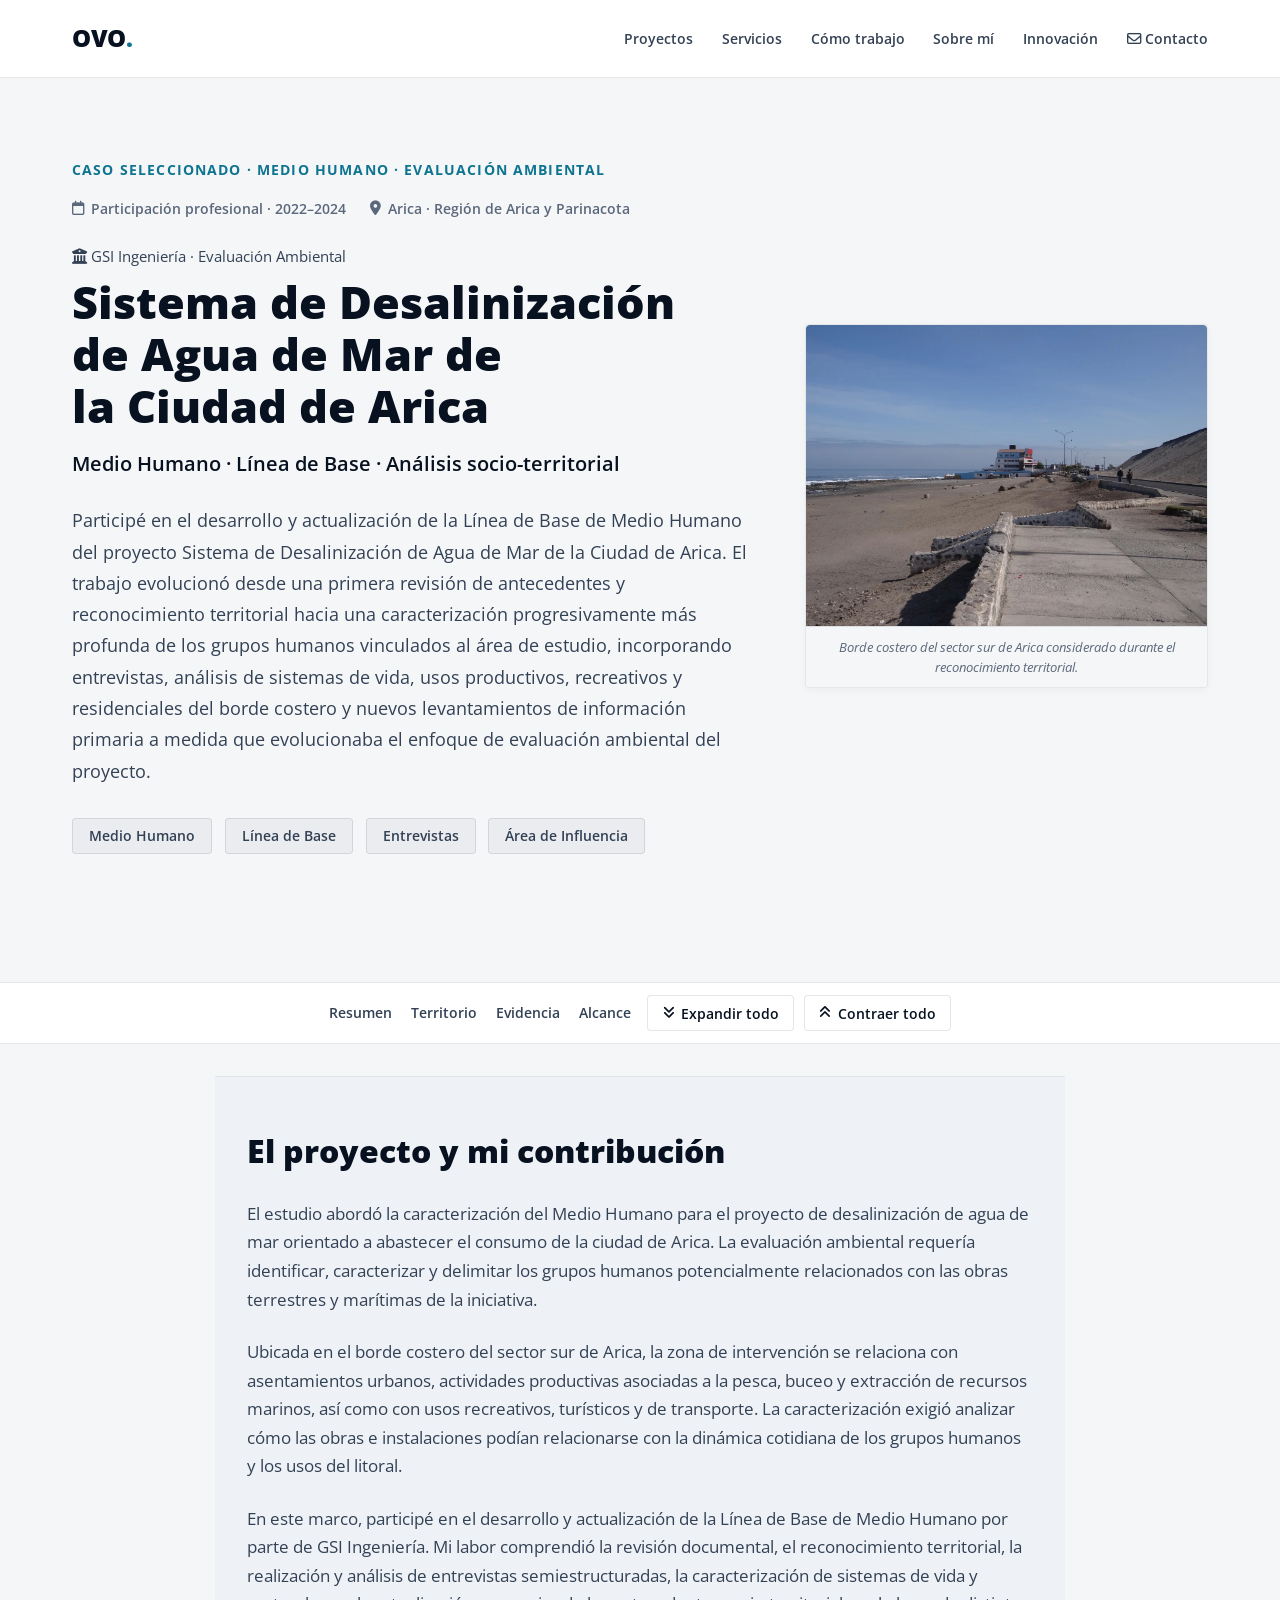
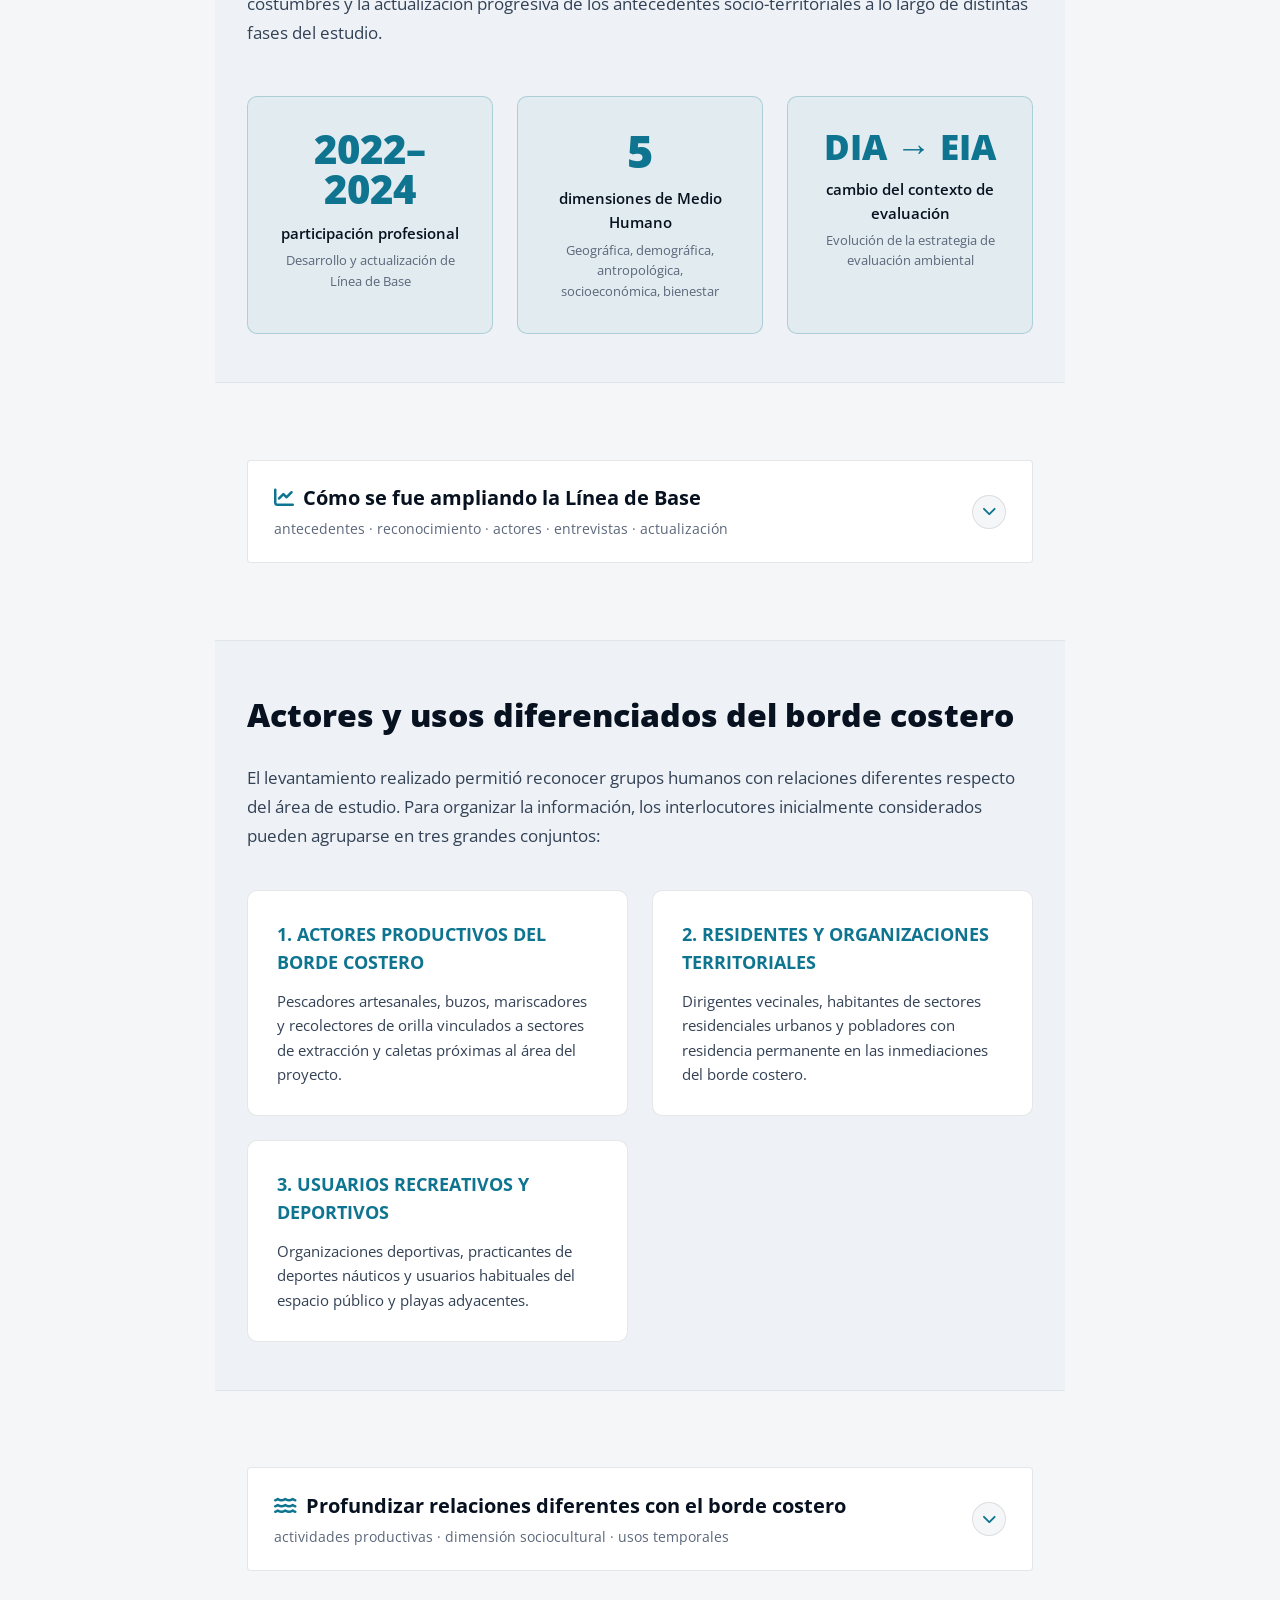
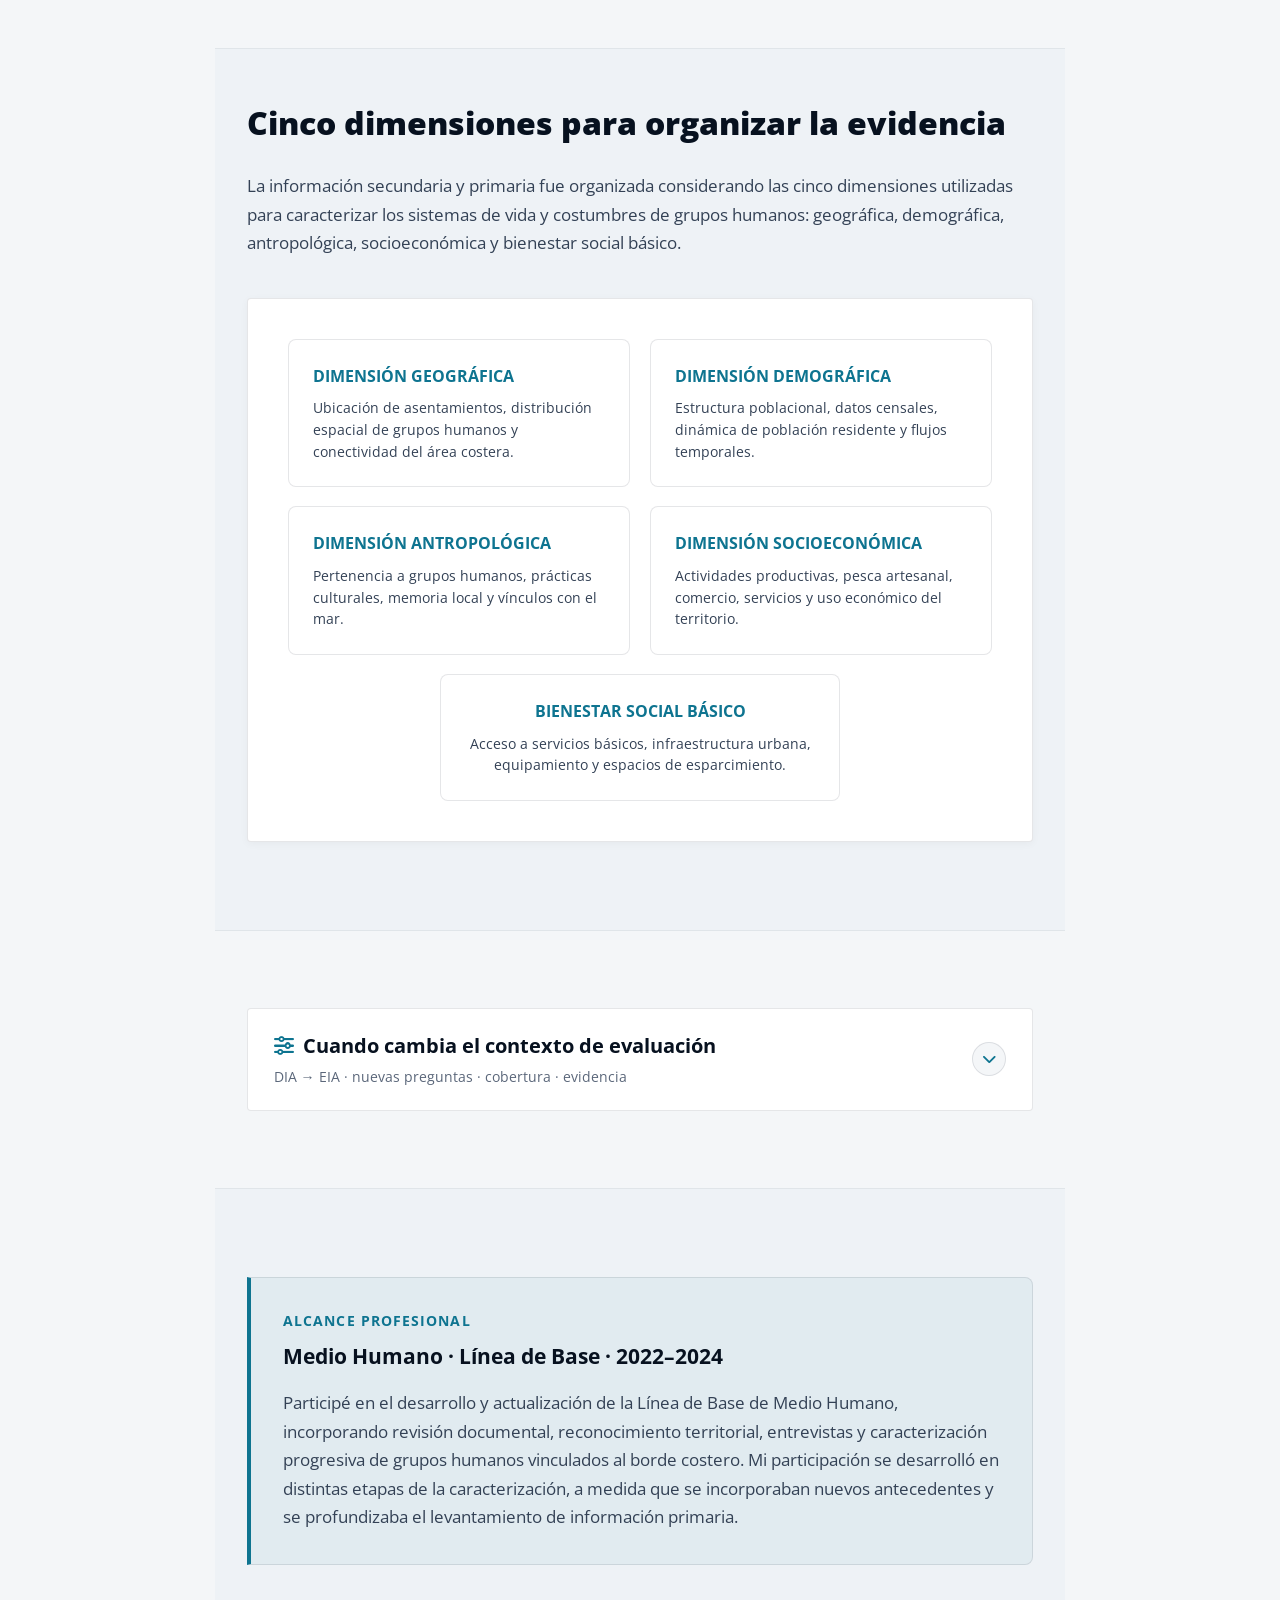
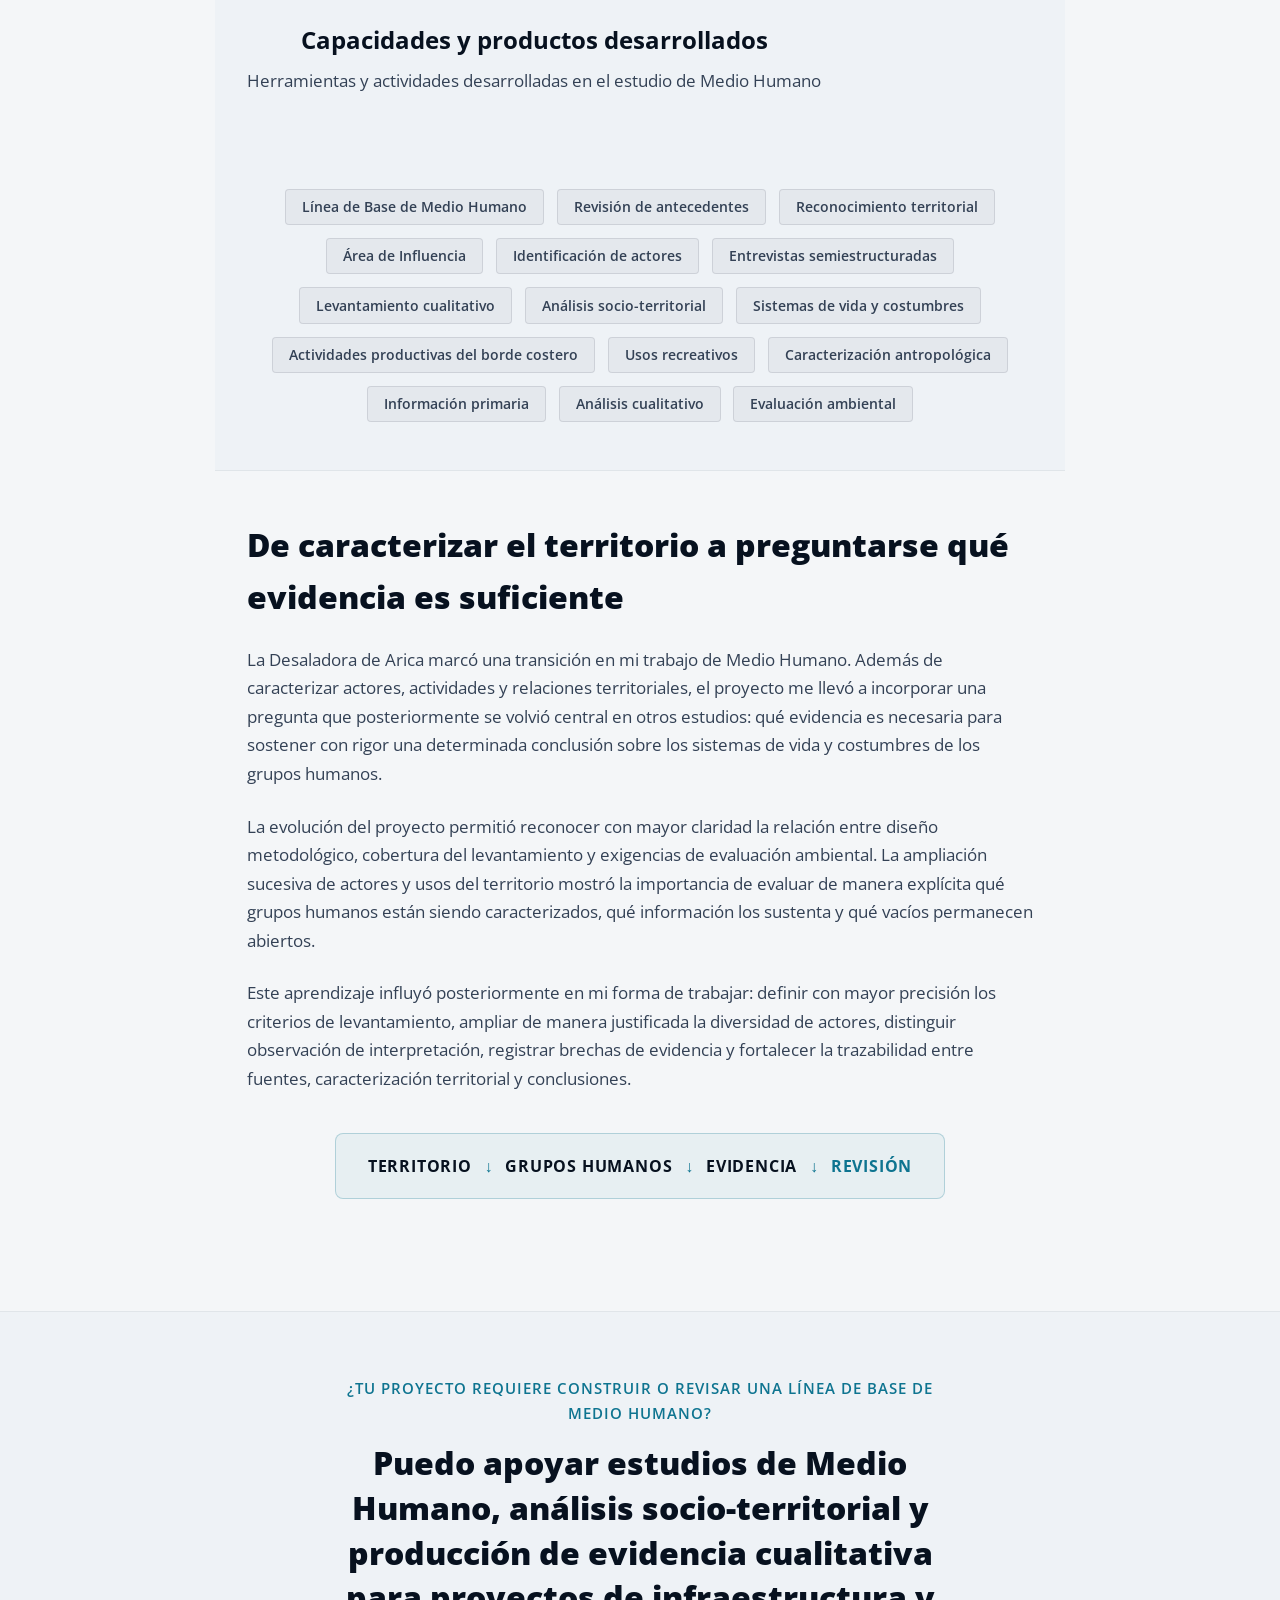
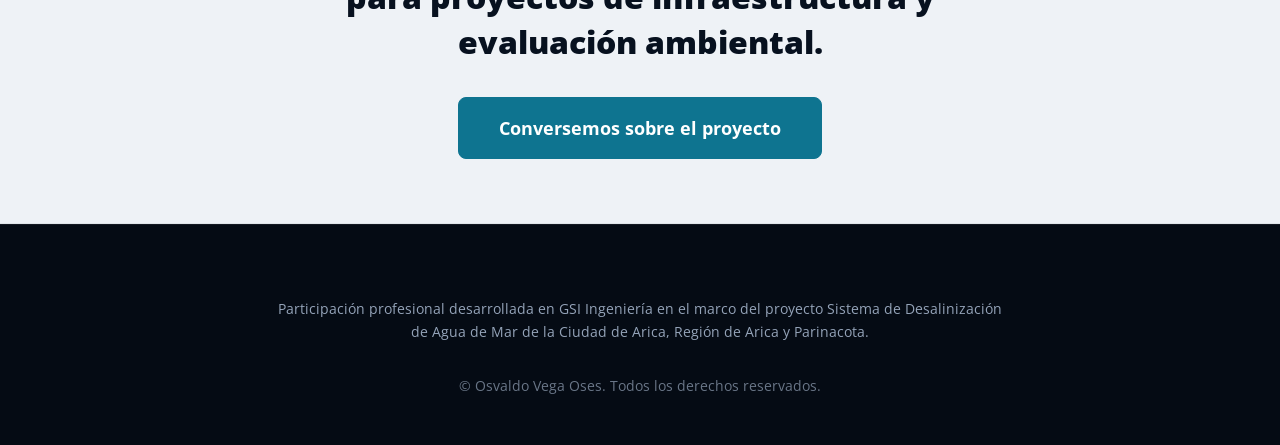
<file: proyectos/medio-humano-desaladora-arica-v2.html>
<!DOCTYPE html>
<html lang="es">
<head>
    <meta charset="UTF-8">
    <script src="../contact-tracking.js" defer></script>
    <script src="../openai-conversions.js" defer></script>

    <!-- Google Tag Manager -->
    <script>(function(w,d,s,l,i){w[l]=w[l]||[];w[l].push({'gtm.start':
    new Date().getTime(),event:'gtm.js'});var f=d.getElementsByTagName(s)[0],
    j=d.createElement(s),dl=l!='dataLayer'?'&l='+l:'';j.async=true;j.src=
    'https://www.googletagmanager.com/gtm.js?id='+i+dl;f.parentNode.insertBefore(j,f);
    })(window,document,'script','dataLayer','GTM-NN64BQC5');</script>
    <!-- End Google Tag Manager -->

    <!-- Microsoft Clarity -->
    <script type="text/javascript">
        (function(c,l,a,r,i,t,y){
            c[a]=c[a]||function(){(c[a].q=c[a].q||[]).push(arguments)};
            t=l.createElement(r);t.async=1;t.src="https://www.clarity.ms/tag/"+i;
            y=l.getElementsByTagName(r)[0];y.parentNode.insertBefore(t,y);
        })(window, document, "clarity", "script", "ypzia0e866");
    </script>
    <!-- End Microsoft Clarity -->

    <meta name="viewport" content="width=device-width, initial-scale=1.0">
    <title>Medio Humano Desaladora Arica | Osvaldo Vega Oses</title>
    <meta name="description" content="Caso profesional de Osvaldo Vega Oses en el desarrollo y actualización de la Línea de Base de Medio Humano para el proyecto Sistema de Desalinización de Agua de Mar de la Ciudad de Arica.">
    
    <meta property="og:type" content="article">
    <meta property="og:title" content="Medio Humano Desaladora Arica | Caso profesional">
    <meta property="og:description" content="Línea de Base de Medio Humano, entrevistas, usos del borde costero y evolución metodológica en el proyecto de desalinización de agua de mar en Arica.">
    
    <link rel="preconnect" href="https://fonts.googleapis.com">
    <link rel="preconnect" href="https://fonts.gstatic.com" crossorigin>
    <link href="https://fonts.googleapis.com/css2?family=Open+Sans:wght@300;400;600;700;800&display=swap" rel="stylesheet">
    <link rel="stylesheet" href="../style.css">
    <link rel="stylesheet" href="https://cdnjs.cloudflare.com/ajax/libs/font-awesome/6.4.0/css/all.min.css">

    <!-- SEO técnico -->
    <!-- Versión: V2 Experimental (Publicación Paralela OVO) -->
    <meta name="version" content="v2-experimental">

    <meta name="robots" content="noindex, follow">
    <link rel="canonical" href="https://osvaldovega.cl/proyectos/medio-humano-desaladora-arica.html">

    <meta property="og:site_name" content="Osvaldo Vega Oses">
    <meta property="og:locale" content="es_CL">
    <meta property="og:url" content="https://osvaldovega.cl/proyectos/medio-humano-desaladora-arica-v2.html">

    <meta name="twitter:card" content="summary_large_image">
    <meta name="twitter:title" content="Medio Humano Desaladora Arica | Caso profesional">
    <meta name="twitter:description" content="Línea de Base de Medio Humano, entrevistas, usos del borde costero y evolución metodológica en el proyecto de desalinización de agua de mar en Arica.">


    <!-- Imagen social -->
    <meta property="og:image" content="https://osvaldovega.cl/assets/seo/osvaldo-vega-og.jpg">
    <meta property="og:image:width" content="1200">
    <meta property="og:image:height" content="630">
    <meta property="og:image:alt" content="Osvaldo Vega Oses — Sociólogo, Medio Humano y Participación Ciudadana">
    <meta name="twitter:image" content="https://osvaldovega.cl/assets/seo/osvaldo-vega-og.jpg">
    <meta name="twitter:image:alt" content="Osvaldo Vega Oses — Sociólogo, Medio Humano y Participación Ciudadana">

</head>
<body>

    <!-- Google Tag Manager (noscript) -->
    <noscript><iframe src="https://www.googletagmanager.com/ns.html?id=GTM-NN64BQC5"
    height="0" width="0" style="display:none;visibility:hidden"></iframe></noscript>
    <!-- End Google Tag Manager (noscript) -->

    <header id="header">
        <div class="container">
            <nav aria-label="Navegación principal">
                <a href="../index2.html#inicio" class="logo" aria-label="Ir al inicio">OVO<span class="text-gradient">.</span></a>
                <button class="nav-toggle" id="nav-toggle" aria-label="Abrir menú de navegación" aria-expanded="false">
                    <i class="fa-solid fa-bars"></i>
                </button>
                <ul class="nav-links" id="nav-links">
                    <li><a href="../index2.html#proyectos">Proyectos</a></li>
                    <li><a href="../index2.html#que-hago">Servicios</a></li>
                    <li><a href="../index2.html#metodologia">Cómo trabajo</a></li>
                    <li><a href="../index2.html#sobre-mi">Sobre mí</a></li>
                    <li><a href="../index2.html#innovacion">Innovación</a></li>
                    <li><a href="../index2.html#contacto"><i class="fa-regular fa-envelope" aria-hidden="true"></i> Contacto</a></li>
                </ul>
            </nav>
        </div>
    </header>

    <main class="case-study">
        <!-- HERO -->
        <section class="case-hero">
            <div class="container">
                <div class="case-hero-grid case-hero-grid--desaladora">
                    <div class="case-hero-content">
                        <span class="case-kicker">CASO SELECCIONADO · MEDIO HUMANO · EVALUACIÓN AMBIENTAL</span>
                        
                        <div class="case-meta">
                            <span><i class="fa-regular fa-calendar"></i> Participación profesional · 2022–2024</span>
                            <span><i class="fa-solid fa-location-dot"></i> Arica · Región de Arica y Parinacota</span>
                        </div>
                        
                        <span style="display: block; color: var(--text-secondary); font-size: 0.95rem; margin-top: 1rem; margin-bottom: 0.5rem;"><i class="fa-solid fa-building-columns"></i> GSI Ingeniería · Evaluación Ambiental</span>

                        <h1 style="margin-top: 0.5rem; text-wrap: balance;">Sistema de Desalinización de Agua de Mar de la Ciudad de Arica</h1>
                        <p style="color: #ffffff; font-size: 1.25rem; font-weight: 600; margin-top: 1rem;">Medio Humano · Línea de Base · Análisis socio-territorial</p>

                        <p class="case-lead">Participé en el desarrollo y actualización de la Línea de Base de Medio Humano del proyecto Sistema de Desalinización de Agua de Mar de la Ciudad de Arica. El trabajo evolucionó desde una primera revisión de antecedentes y reconocimiento territorial hacia una caracterización progresivamente más profunda de los grupos humanos vinculados al área de estudio, incorporando entrevistas, análisis de sistemas de vida, usos productivos, recreativos y residenciales del borde costero y nuevos levantamientos de información primaria a medida que evolucionaba el enfoque de evaluación ambiental del proyecto.</p>

                        <div class="case-tags">
                            <span class="tag-item">Medio Humano</span>
                            <span class="tag-item">Línea de Base</span>
                            <span class="tag-item">Entrevistas</span>
                            <span class="tag-item">Área de Influencia</span>
                        </div>
                    </div>

                    <div class="case-hero-media">
                        <img src="../Fotos_proyectos/webp/desaladora-arica/sector-playa.webp"
                             alt="Borde costero, playa y vialidad en el sector sur de Arica durante el reconocimiento territorial."
                             class="case-hero-img">
                        <div class="case-hero-caption">Borde costero del sector sur de Arica considerado durante el reconocimiento territorial.</div>
                    </div>
                </div>
            </div>
        </section>

        <!-- Barra de Navegación Interna Sticky -->
        <nav class="case-nav-bar" aria-label="Navegación del caso">
            <div class="container case-nav-container">
                <ul class="case-nav-links">
                    <li><a href="#resumen">Resumen</a></li>
                    <li><a href="#territorio">Territorio</a></li>
                    <li><a href="#evidencia">Evidencia</a></li>
                    <li><a href="#alcance">Alcance</a></li>
                </ul>
                <div class="case-nav-controls">
                    <button id="btn-expand-all" class="btn-case-control" type="button">
                        <i class="fa-solid fa-angles-down"></i> Expandir todo
                    </button>
                    <button id="btn-collapse-all" class="btn-case-control" type="button">
                        <i class="fa-solid fa-angles-up"></i> Contraer todo
                    </button>
                </div>
            </div>
        </nav>

        <!-- EL PROYECTO Y MI CONTRIBUCIÓN — SIEMPRE VISIBLE -->
        <section id="resumen" class="case-section section-alt">
            <div class="container" style="max-width: 850px; margin: 0 auto;">
                <h2>El proyecto y mi contribución</h2>
                <p>El estudio abordó la caracterización del Medio Humano para el proyecto de desalinización de agua de mar orientado a abastecer el consumo de la ciudad de Arica. La evaluación ambiental requería identificar, caracterizar y delimitar los grupos humanos potencialmente relacionados con las obras terrestres y marítimas de la iniciativa.</p>
                <p>Ubicada en el borde costero del sector sur de Arica, la zona de intervención se relaciona con asentamientos urbanos, actividades productivas asociadas a la pesca, buceo y extracción de recursos marinos, así como con usos recreativos, turísticos y de transporte. La caracterización exigió analizar cómo las obras e instalaciones podían relacionarse con la dinámica cotidiana de los grupos humanos y los usos del litoral.</p>
                <p>En este marco, participé en el desarrollo y actualización de la Línea de Base de Medio Humano por parte de GSI Ingeniería. Mi labor comprendió la revisión documental, el reconocimiento territorial, la realización y análisis de entrevistas semiestructuradas, la caracterización de sistemas de vida y costumbres y la actualización progresiva de los antecedentes socio-territoriales a lo largo de distintas fases del estudio.</p>
            </div>

            <!-- Indicadores Principales — SIEMPRE VISIBLES -->
            <div class="container" style="margin-top: 3rem;">
                <div style="display: grid; grid-template-columns: repeat(auto-fit, minmax(200px, 1fr)); gap: 1.5rem; max-width: 800px; margin: 0 auto;">
                    <div style="background: rgba(0, 240, 255, 0.05); border: 1px solid rgba(0, 240, 255, 0.2); border-radius: 10px; padding: 2rem; text-align: center;">
                        <div style="font-size: 2.5rem; font-weight: 800; color: var(--accent-cyan); line-height: 1;">2022–2024</div>
                        <div style="font-size: 0.95rem; color: #fff; margin-top: 0.8rem; font-weight: 600;">participación profesional</div>
                        <div style="font-size: 0.8rem; color: var(--text-muted); margin-top: 0.3rem;">Desarrollo y actualización de Línea de Base</div>
                    </div>

                    <div style="background: rgba(0, 240, 255, 0.05); border: 1px solid rgba(0, 240, 255, 0.2); border-radius: 10px; padding: 2rem; text-align: center;">
                        <div style="font-size: 2.8rem; font-weight: 800; color: var(--accent-cyan); line-height: 1;">5</div>
                        <div style="font-size: 0.95rem; color: #fff; margin-top: 0.8rem; font-weight: 600;">dimensiones de Medio Humano</div>
                        <div style="font-size: 0.8rem; color: var(--text-muted); margin-top: 0.3rem;">Geográfica, demográfica, antropológica, socioeconómica, bienestar</div>
                    </div>

                    <div style="background: rgba(0, 240, 255, 0.05); border: 1px solid rgba(0, 240, 255, 0.2); border-radius: 10px; padding: 2rem; text-align: center;">
                        <div style="font-size: 2.2rem; font-weight: 800; color: var(--accent-cyan); line-height: 1;">DIA → EIA</div>
                        <div style="font-size: 0.95rem; color: #fff; margin-top: 0.8rem; font-weight: 600;">cambio del contexto de evaluación</div>
                        <div style="font-size: 0.8rem; color: var(--text-muted); margin-top: 0.3rem;">Evolución de la estrategia de evaluación ambiental</div>
                    </div>
                </div>
            </div>
        </section>

        <!-- ACORDEÓN 1 — Cómo se fue ampliando la Línea de Base -->
        <section class="case-section">
            <div class="container" style="max-width: 850px; margin: 0 auto;">
                <details class="case-accordion">
                    <summary class="case-accordion-summary">
                        <span class="case-accordion-summary-header">
                            <span class="case-accordion-title"><i class="fa-solid fa-chart-line"></i> Cómo se fue ampliando la Línea de Base</span>
                            <span class="case-accordion-hint">antecedentes · reconocimiento · actores · entrevistas · actualización</span>
                        </span>
                        <span class="accordion-icon-badge" aria-hidden="true">
                            <i class="fa-solid fa-chevron-down"></i>
                        </span>
                    </summary>
                    <div class="case-accordion-content">
                        <p>El trabajo se inició en 2022 mediante una primera revisión de información secundaria censal, documental y bibliográfica, acompañada por recorridos de reconocimiento territorial en el área de estudio.</p>
                        <p>Esta etapa inicial permitió estructurar la primera caracterización de la zona, reconocer los principales sectores de poblamiento e identificar vacíos de información que requerían ser abordados mediante levantamientos primarios.</p>
                        <p>A medida que el proyecto avanzó, se incorporaron sucesivamente nuevas rondas de entrevistas semiestructuradas a actores clave y diversas tipologías de usuarios del borde costero, ampliando progresivamente la profundidad del diagnóstico socio-territorial.</p>

                        <!-- Esquema metodológico -->
                        <div class="case-figure" style="margin-top: 2rem;">
                            <div style="text-align: center; margin-bottom: 2rem;">
                                <span class="tag-item" style="background: rgba(0, 240, 255, 0.1); color: var(--accent-cyan); padding: 0.4rem 1rem; border-radius: 20px; font-size: 0.85rem; display: inline-block; margin-bottom: 1rem;">Evolución metodológica</span>
                                <h3 style="font-size: 1.8rem; margin-bottom: 0.5rem; text-wrap: balance;">Del territorio a los grupos humanos</h3>
                                <p style="color: var(--text-secondary); max-width: 650px; margin: 0 auto;">Representación simplificada del proceso mediante el cual la caracterización fue revisada y ampliada a medida que surgieron nuevos antecedentes, actores y exigencias de evaluación.</p>
                            </div>
                            
                            <div style="display: flex; flex-direction: column; align-items: center; gap: 0.8rem; max-width: 550px; margin: 0 auto;">
                                <div style="width: 100%; border: 1px solid rgba(255, 255, 255, 0.1); border-radius: 6px; padding: 0.9rem; background: rgba(0, 0, 0, 0.3); text-align: center; font-size: 0.9rem; font-weight: 500;">ANTECEDENTES SECUNDARIOS</div>
                                <div style="color: var(--accent-cyan); font-size: 1.2rem;">↓</div>
                                
                                <div style="width: 100%; border: 1px solid rgba(255, 255, 255, 0.1); border-radius: 6px; padding: 0.9rem; background: rgba(0, 0, 0, 0.3); text-align: center; font-size: 0.9rem; font-weight: 500;">RECONOCIMIENTO TERRITORIAL</div>
                                <div style="color: var(--accent-cyan); font-size: 1.2rem;">↓</div>
                                
                                <div style="width: 100%; border: 1px solid rgba(255, 255, 255, 0.1); border-radius: 6px; padding: 0.9rem; background: rgba(0, 0, 0, 0.3); text-align: center; font-size: 0.9rem; font-weight: 500;">IDENTIFICACIÓN DE ACTORES Y USOS</div>
                                <div style="color: var(--accent-cyan); font-size: 1.2rem;">↓</div>
                                
                                <div style="width: 100%; border: 1px solid rgba(255, 255, 255, 0.1); border-radius: 6px; padding: 0.9rem; background: rgba(0, 0, 0, 0.3); text-align: center; font-size: 0.9rem; font-weight: 500;">ENTREVISTAS</div>
                                <div style="color: var(--accent-cyan); font-size: 1.2rem;">↓</div>
                                
                                <div style="width: 100%; border: 1px solid rgba(255, 255, 255, 0.1); border-radius: 6px; padding: 0.9rem; background: rgba(0, 0, 0, 0.3); text-align: center; font-size: 0.9rem; font-weight: 500;">REVISIÓN DE LA CARACTERIZACIÓN</div>
                                <div style="color: var(--accent-cyan); font-size: 1.2rem;">↓</div>
                                
                                <div style="width: 100%; border: 1px solid rgba(255, 255, 255, 0.1); border-radius: 6px; padding: 0.9rem; background: rgba(0, 0, 0, 0.3); text-align: center; font-size: 0.9rem; font-weight: 500;">AMPLIACIÓN DE GRUPOS HUMANOS</div>
                                <div style="color: var(--accent-cyan); font-size: 1.2rem;">↓</div>
                                
                                <div style="width: 100%; border: 1px solid var(--accent-cyan); border-radius: 6px; padding: 1rem; background: rgba(0, 240, 255, 0.1); text-align: center; font-size: 0.95rem; font-weight: 700; color: #fff;">ACTUALIZACIÓN DE LA LÍNEA DE BASE</div>
                                
                                <p style="text-align: center; color: var(--text-secondary); margin-top: 1.2rem; font-size: 0.85rem; font-style: italic;">La secuencia representa la evolución del trabajo y no un diseño metodológico definido íntegramente desde el inicio.</p>
                            </div>
                        </div>

                        <!-- Figura Espacial -->
                        <figure class="case-photo-container" style="margin-top: 2.5rem;">
                            <img src="../Fotos_proyectos/webp/desaladora-arica/figura-geolocacion-playas.webp"
                                 alt="Figura de referencia espacial con sectores del borde costero de Arica considerados durante la caracterización territorial."
                                 class="case-photo-img case-photo-img--contain">
                            <figcaption class="case-photo-caption">Referencia espacial de sectores del borde costero considerados durante el proceso de caracterización.</figcaption>
                        </figure>
                    </div>
                </details>
            </div>
        </section>

        <!-- ACTORES Y USOS DIFERENCIADOS — SIEMPRE VISIBLE -->
        <section id="territorio" class="case-section section-alt">
            <div class="container" style="max-width: 850px; margin: 0 auto;">
                <h2>Actores y usos diferenciados del borde costero</h2>
                <p>El levantamiento realizado permitió reconocer grupos humanos con relaciones diferentes respecto del área de estudio. Para organizar la información, los interlocutores inicialmente considerados pueden agruparse en tres grandes conjuntos:</p>
            </div>
            
            <div class="container" style="margin-top: 2.5rem;">
                <div style="display: grid; grid-template-columns: repeat(auto-fit, minmax(250px, 1fr)); gap: 1.5rem; max-width: 900px; margin: 0 auto;">
                    <div style="background: rgba(255,255,255,0.03); border: 1px solid rgba(255,255,255,0.1); border-radius: 10px; padding: 1.8rem;">
                        <h4 style="font-size: 1.1rem; color: var(--accent-cyan); margin-bottom: 0.8rem; text-transform: uppercase;">1. Actores productivos del borde costero</h4>
                        <p style="font-size: 0.95rem; color: var(--text-secondary); margin: 0; line-height: 1.6;">Pescadores artesanales, buzos, mariscadores y recolectores de orilla vinculados a sectores de extracción y caletas próximas al área del proyecto.</p>
                    </div>
                    <div style="background: rgba(255,255,255,0.03); border: 1px solid rgba(255,255,255,0.1); border-radius: 10px; padding: 1.8rem;">
                        <h4 style="font-size: 1.1rem; color: var(--accent-cyan); margin-bottom: 0.8rem; text-transform: uppercase;">2. Residentes y organizaciones territoriales</h4>
                        <p style="font-size: 0.95rem; color: var(--text-secondary); margin: 0; line-height: 1.6;">Dirigentes vecinales, habitantes de sectores residenciales urbanos y pobladores con residencia permanente en las inmediaciones del borde costero.</p>
                    </div>
                    <div style="background: rgba(255,255,255,0.03); border: 1px solid rgba(255,255,255,0.1); border-radius: 10px; padding: 1.8rem;">
                        <h4 style="font-size: 1.1rem; color: var(--accent-cyan); margin-bottom: 0.8rem; text-transform: uppercase;">3. Usuarios recreativos y deportivos</h4>
                        <p style="font-size: 0.95rem; color: var(--text-secondary); margin: 0; line-height: 1.6;">Organizaciones deportivas, practicantes de deportes náuticos y usuarios habituales del espacio público y playas adyacentes.</p>
                    </div>
                </div>
            </div>
        </section>

        <!-- ACORDEÓN 2 — Profundizar relaciones diferentes con el borde costero -->
        <section class="case-section">
            <div class="container" style="max-width: 850px; margin: 0 auto;">
                <details class="case-accordion">
                    <summary class="case-accordion-summary">
                        <span class="case-accordion-summary-header">
                            <span class="case-accordion-title"><i class="fa-solid fa-water"></i> Profundizar relaciones diferentes con el borde costero</span>
                            <span class="case-accordion-hint">actividades productivas · dimensión sociocultural · usos temporales</span>
                        </span>
                        <span class="accordion-icon-badge" aria-hidden="true">
                            <i class="fa-solid fa-chevron-down"></i>
                        </span>
                    </summary>
                    <div class="case-accordion-content">
                        <h3 style="font-size: 1.3rem; color: var(--accent-cyan); margin-bottom: 1rem;">Cuando el uso productivo también expresa una relación social y cultural con el mar</h3>
                        <p>Las entrevistas con pescadores, buzos y mariscadores mostraron que la relación con el litoral no se reducía a un mero soporte económico o de subsistencia.</p>
                        <p>El análisis cualitativo permitió reconocer conocimientos asociados al espacio marítimo, formas de organización del trabajo y referencias sociales e identitarias vinculadas al mar y a las actividades desarrolladas en el borde costero.</p>
                        <p>La caracterización buscó distinguir entre la dimensión económica de estas actividades y otros antecedentes sociales, colectivos y territoriales referidos por los entrevistados.</p>

                        <hr style="border: 0; border-top: 1px solid rgba(255, 255, 255, 0.1); margin: 2rem 0;">

                        <h3 style="font-size: 1.3rem; color: var(--accent-cyan); margin-bottom: 1rem;">El territorio también tenía usuarios temporales</h3>
                        <p>Posteriormente, la ampliación del trabajo de campo incorporó entrevistas a personas que acampaban o pernoctaban temporalmente en sectores del borde costero como Playa Arenillas Negras.</p>
                        <p>Este levantamiento permitió caracterizar un uso distinto tanto de la residencia permanente urbana como de las actividades pesqueras organizadas, identificando patrones de uso estacional o transitorio del espacio costero.</p>
                        <p>En los casos entrevistados aparecieron motivaciones recreativas y familiares, junto con situaciones de mayor vulnerabilidad social. Estos antecedentes permitieron reconocer formas de uso temporal del borde costero que no estaban suficientemente representadas en la caracterización inicial.</p>

                        <!-- Fotografía de uso temporal -->
                        <div style="max-width: 550px; margin: 2rem auto 0 auto;">
                            <figure class="case-photo-container" style="margin: 0;">
                                <img src="../Fotos_proyectos/webp/desaladora-arica/carpas-periodo-estival.webp"
                                     alt="Presencia temporal de carpas en un sector del borde costero durante período estival."
                                     class="case-photo-img case-photo-img--contain"
                                     style="max-height: 400px; margin: 0 auto;">
                                <figcaption class="case-photo-caption">Uso temporal del borde costero observado durante período estival.</figcaption>
                            </figure>
                        </div>
                    </div>
                </details>
            </div>
        </section>

        <!-- CINCO DIMENSIONES — SIEMPRE VISIBLES -->
        <section id="evidencia" class="case-section section-alt">
            <div class="container" style="max-width: 850px; margin: 0 auto;">
                <h2>Cinco dimensiones para organizar la evidencia</h2>
                <p>La información secundaria y primaria fue organizada considerando las cinco dimensiones utilizadas para caracterizar los sistemas de vida y costumbres de grupos humanos: geográfica, demográfica, antropológica, socioeconómica y bienestar social básico.</p>
            </div>
            
            <div class="container" style="margin-top: 2.5rem;">
                <div class="case-figure" style="background: rgba(0, 0, 0, 0.2);">
                    <div style="display: grid; grid-template-columns: repeat(auto-fit, minmax(260px, 1fr)); gap: 1.2rem; max-width: 900px; margin: 0 auto;">
                        <div style="background: rgba(255, 255, 255, 0.03); border: 1px solid rgba(255, 255, 255, 0.1); border-radius: 8px; padding: 1.5rem;">
                            <h4 style="color: var(--accent-cyan); font-size: 1rem; margin-bottom: 0.5rem; text-transform: uppercase;">Dimensión Geográfica</h4>
                            <p style="color: var(--text-secondary); font-size: 0.9rem; margin: 0; line-height: 1.5;">Ubicación de asentamientos, distribución espacial de grupos humanos y conectividad del área costera.</p>
                        </div>
                        <div style="background: rgba(255, 255, 255, 0.03); border: 1px solid rgba(255, 255, 255, 0.1); border-radius: 8px; padding: 1.5rem;">
                            <h4 style="color: var(--accent-cyan); font-size: 1rem; margin-bottom: 0.5rem; text-transform: uppercase;">Dimensión Demográfica</h4>
                            <p style="color: var(--text-secondary); font-size: 0.9rem; margin: 0; line-height: 1.5;">Estructura poblacional, datos censales, dinámica de población residente y flujos temporales.</p>
                        </div>
                        <div style="background: rgba(255, 255, 255, 0.03); border: 1px solid rgba(255, 255, 255, 0.1); border-radius: 8px; padding: 1.5rem;">
                            <h4 style="color: var(--accent-cyan); font-size: 1rem; margin-bottom: 0.5rem; text-transform: uppercase;">Dimensión Antropológica</h4>
                            <p style="color: var(--text-secondary); font-size: 0.9rem; margin: 0; line-height: 1.5;">Pertenencia a grupos humanos, prácticas culturales, memoria local y vínculos con el mar.</p>
                        </div>
                        <div style="background: rgba(255, 255, 255, 0.03); border: 1px solid rgba(255, 255, 255, 0.1); border-radius: 8px; padding: 1.5rem;">
                            <h4 style="color: var(--accent-cyan); font-size: 1rem; margin-bottom: 0.5rem; text-transform: uppercase;">Dimensión Socioeconómica</h4>
                            <p style="color: var(--text-secondary); font-size: 0.9rem; margin: 0; line-height: 1.5;">Actividades productivas, pesca artesanal, comercio, servicios y uso económico del territorio.</p>
                        </div>
                        <div style="background: rgba(255, 255, 255, 0.03); border: 1px solid rgba(255, 255, 255, 0.1); border-radius: 8px; padding: 1.5rem; grid-column: 1 / -1; max-width: 400px; margin: 0 auto; width: 100%;">
                            <h4 style="color: var(--accent-cyan); font-size: 1rem; margin-bottom: 0.5rem; text-transform: uppercase; text-align: center;">Bienestar Social Básico</h4>
                            <p style="color: var(--text-secondary); font-size: 0.9rem; margin: 0; line-height: 1.5; text-align: center;">Acceso a servicios básicos, infraestructura urbana, equipamiento y espacios de esparcimiento.</p>
                        </div>
                    </div>
                </div>
            </div>
        </section>

        <!-- ACORDEÓN 3 — Cuando cambia el contexto de evaluación -->
        <section class="case-section">
            <div class="container" style="max-width: 850px; margin: 0 auto;">
                <details class="case-accordion">
                    <summary class="case-accordion-summary">
                        <span class="case-accordion-summary-header">
                            <span class="case-accordion-title"><i class="fa-solid fa-sliders"></i> Cuando cambia el contexto de evaluación</span>
                            <span class="case-accordion-hint">DIA → EIA · nuevas preguntas · cobertura · evidencia</span>
                        </span>
                        <span class="accordion-icon-badge" aria-hidden="true">
                            <i class="fa-solid fa-chevron-down"></i>
                        </span>
                    </summary>
                    <div class="case-accordion-content">
                        <p>Mi participación comenzó cuando el componente de Medio Humano estaba siendo desarrollado en el contexto de una Declaración de Impacto Ambiental. Posteriormente, durante la evolución del proyecto, la estrategia de evaluación ambiental cambió y la iniciativa continuó su desarrollo para ser presentada mediante un Estudio de Impacto Ambiental.</p>
                        <p>Este cambio modificó las exigencias sobre la caracterización del Medio Humano. A medida que avanzó el trabajo fue necesario ampliar la información primaria, incorporar nuevos actores y usos del territorio y profundizar determinados aspectos de la Línea de Base.</p>
                        <p>La experiencia permitió identificar un aprendizaje metodológico relevante: cuando cambian las preguntas que deberá responder la evaluación ambiental, no basta con incorporar nueva información de manera acumulativa. También es necesario revisar la cobertura territorial, los grupos humanos considerados, la profundidad del levantamiento y la capacidad de la evidencia disponible para sustentar posteriormente el análisis de impactos.</p>

                        <!-- Cadena de aprendizaje -->
                        <div class="case-figure" style="margin-top: 2rem;">
                            <div style="text-align: center; margin-bottom: 2rem;">
                                <span class="tag-item" style="background: rgba(0, 240, 255, 0.1); color: var(--accent-cyan); padding: 0.4rem 1rem; border-radius: 20px; font-size: 0.85rem; display: inline-block; margin-bottom: 1rem;">Reflexión metodológica</span>
                                <h3 style="font-size: 1.8rem; margin-bottom: 0.5rem; text-wrap: balance;">Cadena de aprendizaje y evaluación metodológica</h3>
                            </div>
                            
                            <div style="display: flex; flex-direction: column; align-items: center; gap: 0.8rem; max-width: 600px; margin: 0 auto;">
                                <div style="width: 100%; border: 1px solid rgba(255, 255, 255, 0.1); border-radius: 6px; padding: 0.8rem; background: rgba(0, 0, 0, 0.3); text-align: center; font-size: 0.9rem;">PRIMERA CARACTERIZACIÓN</div>
                                <div style="color: var(--accent-cyan); font-size: 1.2rem;">↓</div>
                                
                                <div style="width: 100%; border: 1px solid rgba(255, 255, 255, 0.1); border-radius: 6px; padding: 0.8rem; background: rgba(0, 0, 0, 0.3); text-align: center; font-size: 0.9rem;">INFORMACIÓN DISPONIBLE</div>
                                <div style="color: var(--accent-cyan); font-size: 1.2rem;">↓</div>
                                
                                <div style="width: 100%; border: 1px solid rgba(255, 255, 255, 0.1); border-radius: 6px; padding: 0.8rem; background: rgba(0, 0, 0, 0.3); text-align: center; font-size: 0.9rem;">NUEVOS ACTORES / NUEVOS USOS</div>
                                <div style="color: var(--accent-cyan); font-size: 1.2rem;">↓</div>
                                
                                <div style="width: 100%; border: 1px solid rgba(255, 255, 255, 0.1); border-radius: 6px; padding: 0.8rem; background: rgba(0, 0, 0, 0.3); text-align: center; font-size: 0.9rem;">AMPLIACIÓN DEL TRABAJO DE CAMPO</div>
                                <div style="color: var(--accent-cyan); font-size: 1.2rem;">↓</div>
                                
                                <div style="width: 100%; border: 1px solid rgba(255, 255, 255, 0.15); border-radius: 6px; padding: 0.8rem; background: rgba(255, 255, 255, 0.05); text-align: center; font-size: 0.9rem; font-weight: 600;">CAMBIO DE ESTRATEGIA DE EVALUACIÓN · DIA → EIA</div>
                                <div style="color: var(--accent-cyan); font-size: 1.2rem;">↓</div>
                                
                                <div style="width: 100%; border: 1px solid rgba(255, 255, 255, 0.1); border-radius: 6px; padding: 0.8rem; background: rgba(0, 0, 0, 0.3); text-align: center; font-size: 0.9rem;">NUEVAS PREGUNTAS DE EVALUACIÓN</div>
                                <div style="color: var(--accent-cyan); font-size: 1.2rem;">↓</div>
                                
                                <div style="width: 100%; border: 1px solid rgba(255, 255, 255, 0.1); border-radius: 6px; padding: 0.8rem; background: rgba(0, 0, 0, 0.3); text-align: center; font-size: 0.9rem;">REVISIÓN DE LA EVIDENCIA DISPONIBLE FRENTE A NUEVAS PREGUNTAS</div>
                                <div style="color: var(--accent-cyan); font-size: 1.2rem;">↓</div>
                                
                                <div style="width: 100%; border: 1px solid var(--accent-cyan); border-radius: 8px; padding: 1.2rem; background: rgba(0, 240, 255, 0.1); text-align: center; font-size: 1rem; font-weight: 700; color: #fff;">APRENDIZAJE METODOLÓGICO</div>

                                <div class="case-highlight" style="margin-top: 1.5rem; width: 100%; border-left: 4px solid var(--accent-cyan); background: rgba(0,240,255,0.04); border-radius: 0 8px 8px 0; padding: 1.2rem 1.5rem; text-align: center;">
                                    <span style="display: block; font-size: 0.8rem; text-transform: uppercase; letter-spacing: 0.05em; color: var(--accent-cyan); font-weight: 600; margin-bottom: 0.4rem;">Aprendizaje derivado del proyecto</span>
                                    <p style="color: var(--text-primary); margin: 0; font-size: 0.95rem; font-weight: 600; font-style: italic;">Una Línea de Base debe construirse considerando las preguntas que posteriormente deberá sostener la evaluación de impactos y revisarse cuando esas preguntas cambian.</p>
                                </div>
                            </div>
                        </div>
                    </div>
                </details>
            </div>
        </section>

        <!-- ALCANCE PROFESIONAL — SIEMPRE VISIBLE -->
        <section id="alcance" class="case-section section-alt">
            <div class="container" style="max-width: 850px; margin: 0 auto;">
                <div class="case-highlight" style="border-left: 4px solid var(--accent-cyan); background: rgba(0, 240, 255, 0.03); padding: 2rem; border-radius: 0 8px 8px 0;">
                    <span style="display: block; font-size: 0.85rem; text-transform: uppercase; letter-spacing: 0.08em; color: var(--accent-cyan); font-weight: 700; margin-bottom: 0.5rem;">ALCANCE PROFESIONAL</span>
                    <h3 style="color: #fff; margin-bottom: 1rem; font-size: 1.3rem;">Medio Humano · Línea de Base · 2022–2024</h3>
                    <p style="color: var(--text-secondary); line-height: 1.7; margin: 0;">Participé en el desarrollo y actualización de la Línea de Base de Medio Humano, incorporando revisión documental, reconocimiento territorial, entrevistas y caracterización progresiva de grupos humanos vinculados al borde costero. Mi participación se desarrolló en distintas etapas de la caracterización, a medida que se incorporaban nuevos antecedentes y se profundizaba el levantamiento de información primaria.</p>
                </div>
            </div>

            <!-- Capacidades y productos desarrollados -->
            <div class="container" style="margin-top: 3.5rem;">
                <div class="case-capabilities">
                    <div style="text-align: center; margin-bottom: 2rem;">
                        <h3 style="margin-bottom: 0.5rem; font-size: 1.5rem;">Capacidades y productos desarrollados</h3>
                        <p style="color: var(--text-secondary);">Herramientas y actividades desarrolladas en el estudio de Medio Humano</p>
                    </div>
                    <div class="case-tags" style="justify-content: center;">
                        <span class="tag-item">Línea de Base de Medio Humano</span>
                        <span class="tag-item">Revisión de antecedentes</span>
                        <span class="tag-item">Reconocimiento territorial</span>
                        <span class="tag-item">Área de Influencia</span>
                        <span class="tag-item">Identificación de actores</span>
                        <span class="tag-item">Entrevistas semiestructuradas</span>
                        <span class="tag-item">Levantamiento cualitativo</span>
                        <span class="tag-item">Análisis socio-territorial</span>
                        <span class="tag-item">Sistemas de vida y costumbres</span>
                        <span class="tag-item">Actividades productivas del borde costero</span>
                        <span class="tag-item">Usos recreativos</span>
                        <span class="tag-item">Caracterización antropológica</span>
                        <span class="tag-item">Información primaria</span>
                        <span class="tag-item">Análisis cualitativo</span>
                        <span class="tag-item">Evaluación ambiental</span>
                    </div>
                </div>
            </div>
        </section>

        <!-- APRENDIZAJE PROFESIONAL — SIEMPRE VISIBLE -->
        <section class="case-section">
            <div class="container" style="max-width: 850px; margin: 0 auto;">
                <h2>De caracterizar el territorio a preguntarse qué evidencia es suficiente</h2>
                <p>La Desaladora de Arica marcó una transición en mi trabajo de Medio Humano. Además de caracterizar actores, actividades y relaciones territoriales, el proyecto me llevó a incorporar una pregunta que posteriormente se volvió central en otros estudios: qué evidencia es necesaria para sostener con rigor una determinada conclusión sobre los sistemas de vida y costumbres de los grupos humanos.</p>
                <p>La evolución del proyecto permitió reconocer con mayor claridad la relación entre diseño metodológico, cobertura del levantamiento y exigencias de evaluación ambiental. La ampliación sucesiva de actores y usos del territorio mostró la importancia de evaluar de manera explícita qué grupos humanos están siendo caracterizados, qué información los sustenta y qué vacíos permanecen abiertos.</p>
                <p>Este aprendizaje influyó posteriormente en mi forma de trabajar: definir con mayor precisión los criterios de levantamiento, ampliar de manera justificada la diversidad de actores, distinguir observación de interpretación, registrar brechas de evidencia y fortalecer la trazabilidad entre fuentes, caracterización territorial y conclusiones.</p>

                <!-- Síntesis conceptual -->
                <div style="margin-top: 2.5rem; text-align: center;">
                    <div style="display: inline-flex; flex-wrap: wrap; align-items: center; justify-content: center; gap: 0.8rem; background: rgba(0, 240, 255, 0.05); border: 1px solid rgba(0, 240, 255, 0.2); padding: 1.2rem 2rem; border-radius: 8px;">
                        <span style="font-weight: 700; color: #fff; letter-spacing: 0.05em;">TERRITORIO</span>
                        <span style="color: var(--accent-cyan); font-weight: bold;">↓</span>
                        <span style="font-weight: 700; color: #fff; letter-spacing: 0.05em;">GRUPOS HUMANOS</span>
                        <span style="color: var(--accent-cyan); font-weight: bold;">↓</span>
                        <span style="font-weight: 700; color: #fff; letter-spacing: 0.05em;">EVIDENCIA</span>
                        <span style="color: var(--accent-cyan); font-weight: bold;">↓</span>
                        <span style="font-weight: 700; color: var(--accent-cyan); letter-spacing: 0.05em;">REVISIÓN</span>
                    </div>
                </div>
            </div>
        </section>

        <!-- CTA -->
        <section class="case-cta">
            <div class="container" style="text-align: center; max-width: 700px; margin: 0 auto;">
                <p style="color: var(--accent-cyan); font-weight: 600; font-size: 0.95rem; margin-bottom: 1rem; text-transform: uppercase; letter-spacing: 1px;">¿Tu proyecto requiere construir o revisar una Línea de Base de Medio Humano?</p>
                <h2 style="font-size: 2rem; margin-bottom: 2rem;">Puedo apoyar estudios de Medio Humano, análisis socio-territorial y producción de evidencia cualitativa para proyectos de infraestructura y evaluación ambiental.</h2>
                <a href="mailto:contacto@osvaldovega.cl?subject=Consulta%20profesional%20-%20Desaladora%20Arica" class="btn btn-primary" style="font-size: 1.1rem; padding: 1rem 2.5rem;" data-contact-service="medio_humano" data-contact-source="caso" data-contact-case="medio-humano-desaladora-arica">Conversemos sobre el proyecto</a>
            </div>
        </section>
    </main>

    <!-- FOOTER -->
    <footer class="footer">
        <div class="container" style="text-align: center; max-width: 800px; margin: 0 auto;">
            <p style="color: var(--text-secondary); font-size: 0.9rem; line-height: 1.6;">Participación profesional desarrollada en GSI Ingeniería en el marco del proyecto Sistema de Desalinización de Agua de Mar de la Ciudad de Arica, Región de Arica y Parinacota.</p>
            <p style="color: var(--text-secondary); font-size: 0.85rem; margin-top: 2rem; opacity: 0.7;">&copy; <span id="current-year"></span> Osvaldo Vega Oses. Todos los derechos reservados.</p>
        </div>
    </footer>

    <script src="../script.js"></script>
</body>
</html>
</file>
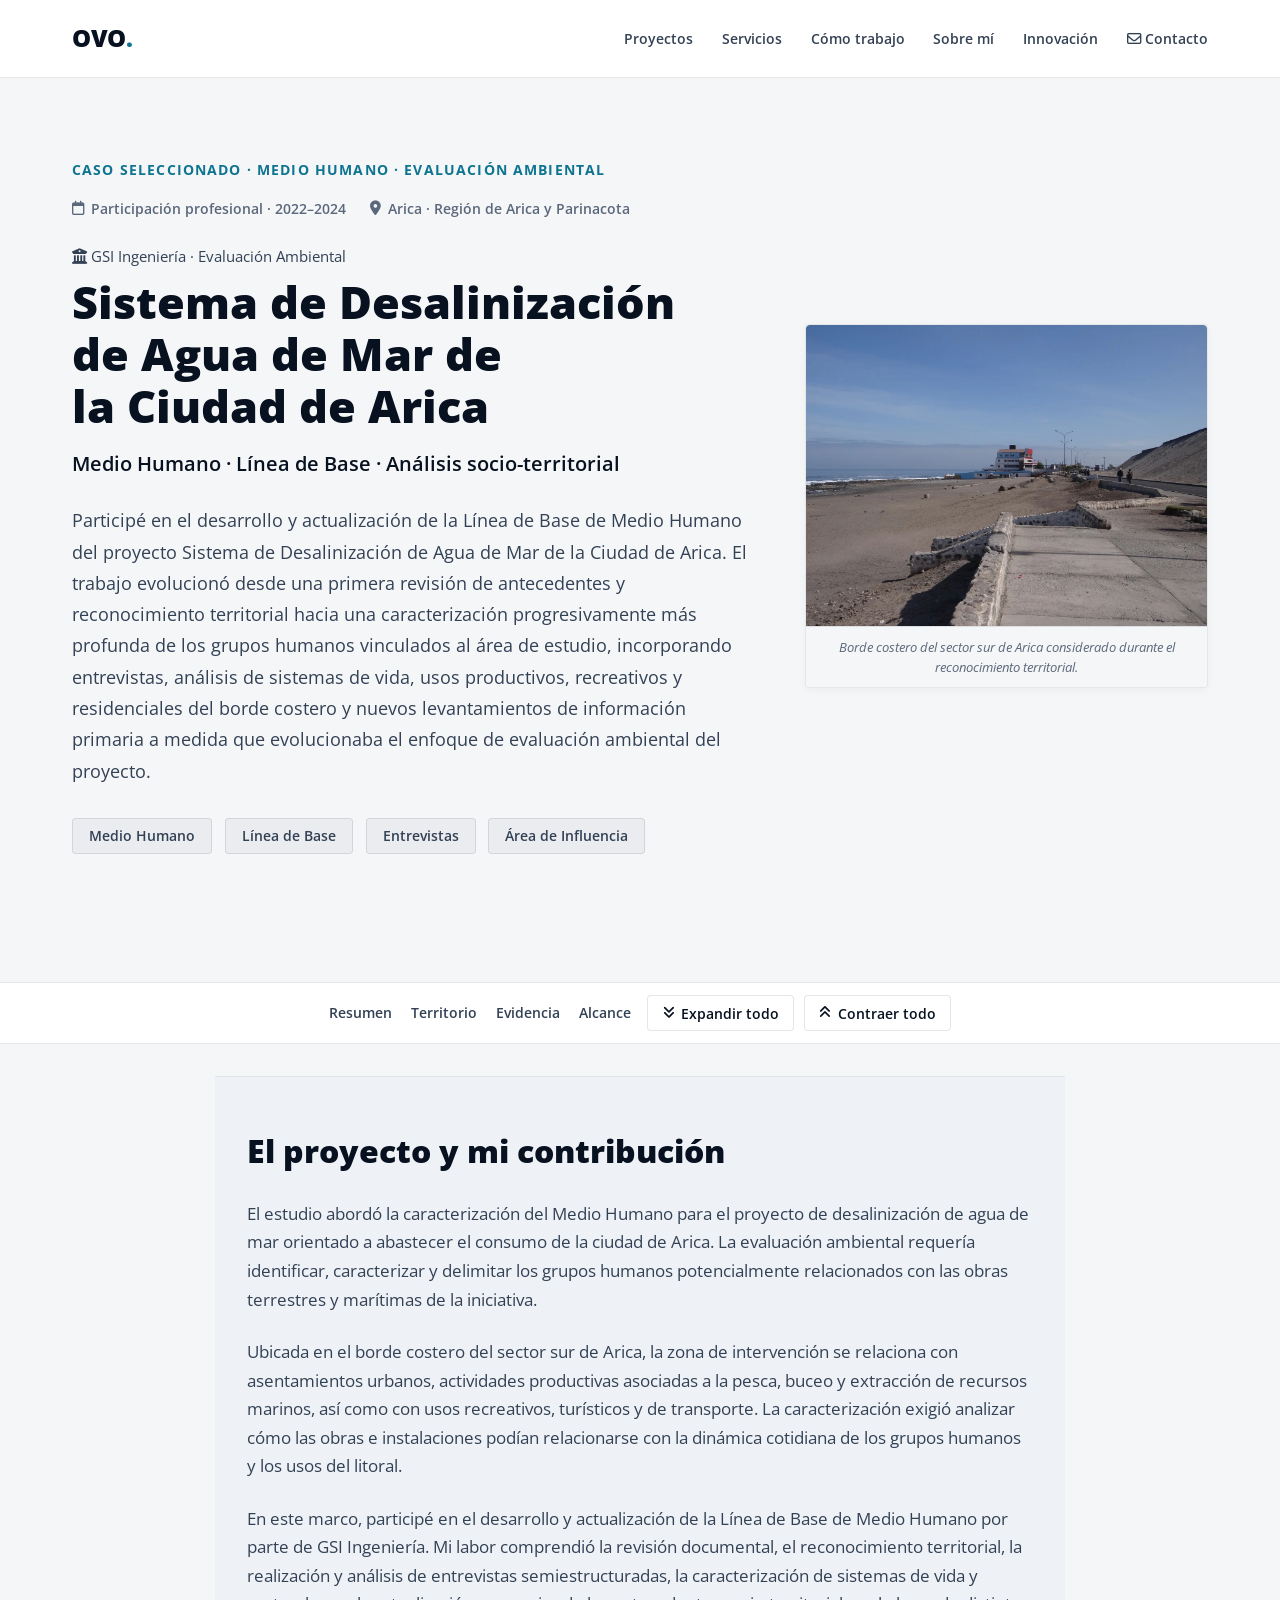
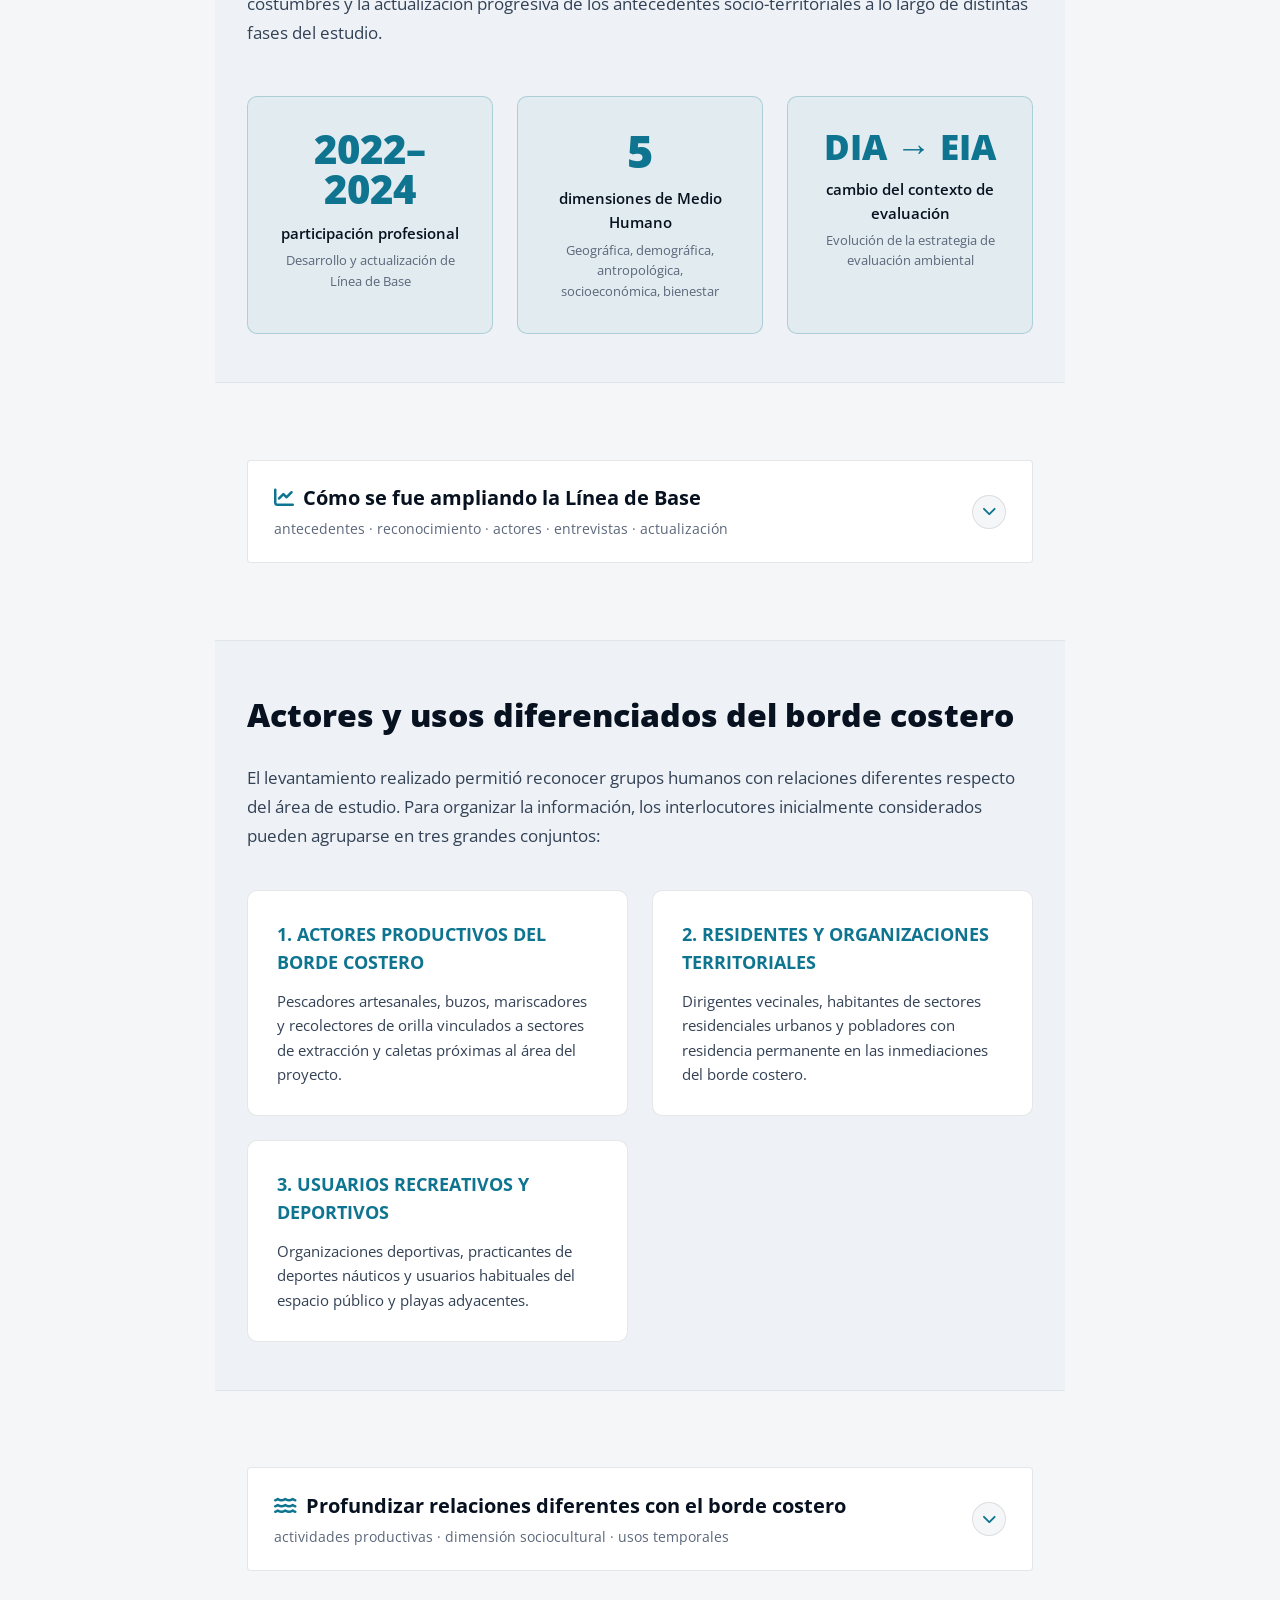
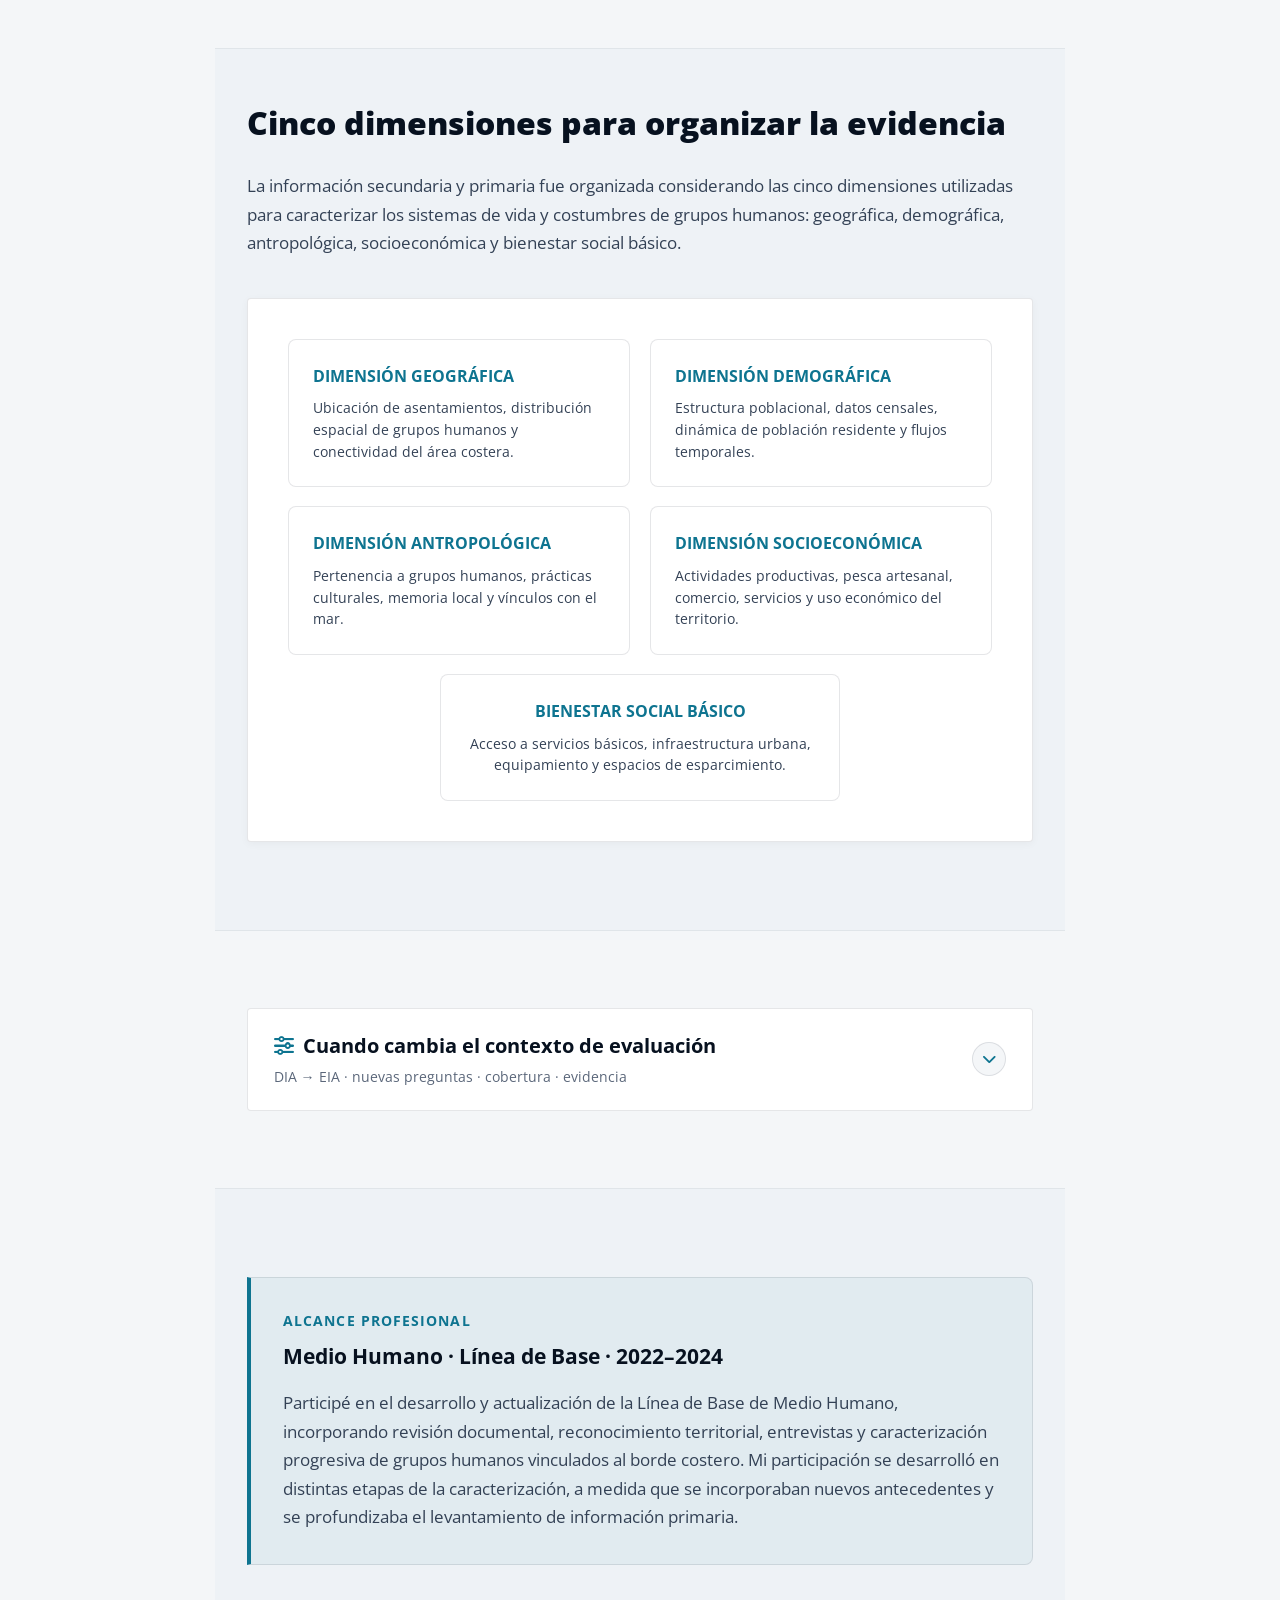
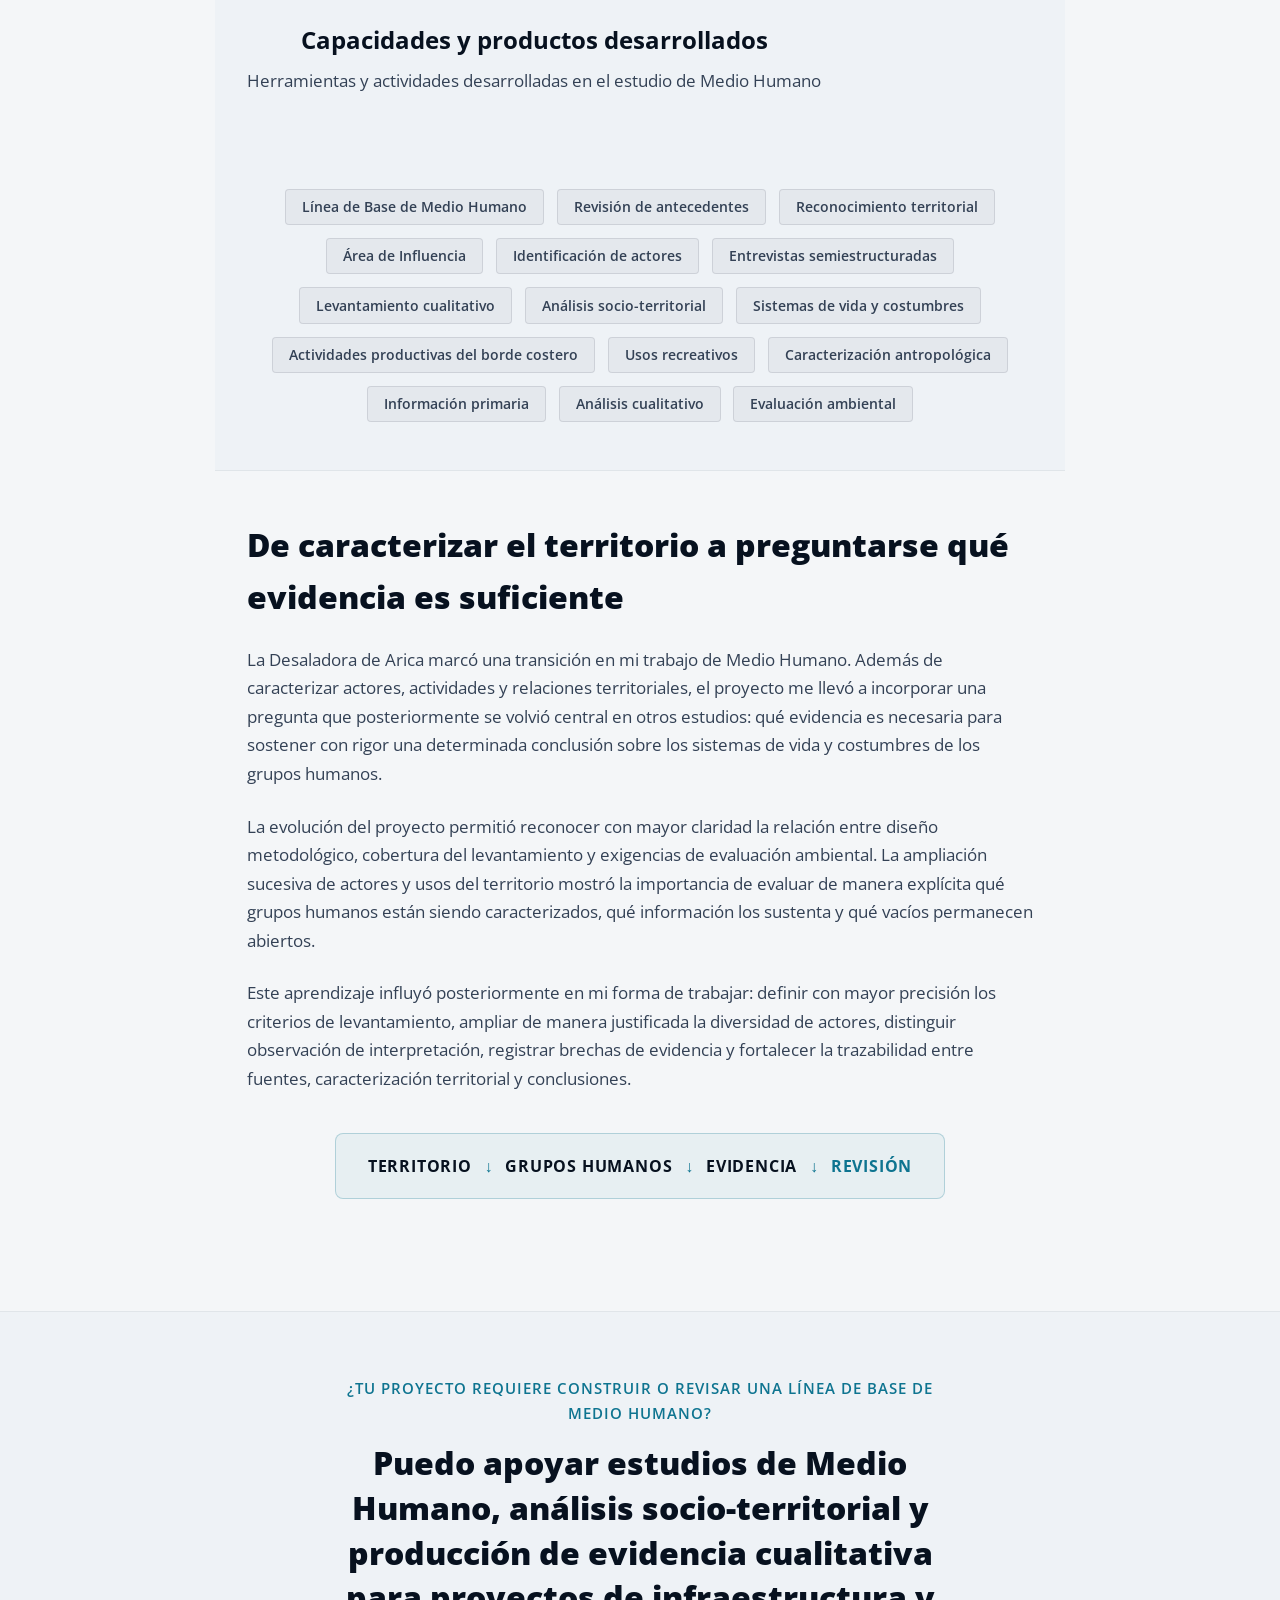
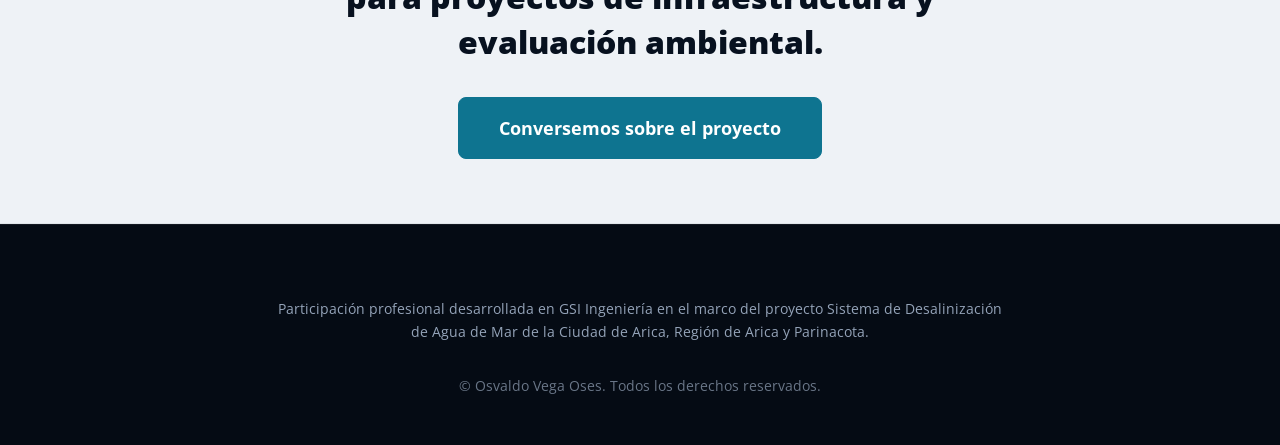
<file: proyectos/medio-humano-desaladora-arica.html>
<!DOCTYPE html>
<html lang="es">
<head>
    <meta charset="UTF-8">
    <script src="../contact-tracking.js" defer></script>
    <script src="../openai-conversions.js" defer></script>

    <!-- Google Tag Manager -->
    <script>(function(w,d,s,l,i){w[l]=w[l]||[];w[l].push({'gtm.start':
    new Date().getTime(),event:'gtm.js'});var f=d.getElementsByTagName(s)[0],
    j=d.createElement(s),dl=l!='dataLayer'?'&l='+l:'';j.async=true;j.src=
    'https://www.googletagmanager.com/gtm.js?id='+i+dl;f.parentNode.insertBefore(j,f);
    })(window,document,'script','dataLayer','GTM-NN64BQC5');</script>
    <!-- End Google Tag Manager -->

    <!-- Microsoft Clarity -->
    <script type="text/javascript">
        (function(c,l,a,r,i,t,y){
            c[a]=c[a]||function(){(c[a].q=c[a].q||[]).push(arguments)};
            t=l.createElement(r);t.async=1;t.src="https://www.clarity.ms/tag/"+i;
            y=l.getElementsByTagName(r)[0];y.parentNode.insertBefore(t,y);
        })(window, document, "clarity", "script", "ypzia0e866");
    </script>
    <!-- End Microsoft Clarity -->

    <meta name="viewport" content="width=device-width, initial-scale=1.0">
    <title>Medio Humano Desaladora Arica | Osvaldo Vega Oses</title>
    <meta name="description" content="Caso profesional de Osvaldo Vega Oses en el desarrollo y actualización de la Línea de Base de Medio Humano para el proyecto Sistema de Desalinización de Agua de Mar de la Ciudad de Arica.">
    
    <meta property="og:type" content="article">
    <meta property="og:title" content="Medio Humano Desaladora Arica | Caso profesional">
    <meta property="og:description" content="Línea de Base de Medio Humano, entrevistas, usos del borde costero y evolución metodológica en el proyecto de desalinización de agua de mar en Arica.">
    
    <link rel="preconnect" href="https://fonts.googleapis.com">
    <link rel="preconnect" href="https://fonts.gstatic.com" crossorigin>
    <link href="https://fonts.googleapis.com/css2?family=Open+Sans:wght@300;400;600;700;800&display=swap" rel="stylesheet">
    <link rel="stylesheet" href="../style.css">
    <link rel="stylesheet" href="https://cdnjs.cloudflare.com/ajax/libs/font-awesome/6.4.0/css/all.min.css">

    <!-- SEO técnico -->
    <meta name="robots" content="index, follow">
    <link rel="canonical" href="https://osvaldovega.cl/proyectos/medio-humano-desaladora-arica.html">

    <meta property="og:site_name" content="Osvaldo Vega Oses">
    <meta property="og:locale" content="es_CL">
    <meta property="og:url" content="https://osvaldovega.cl/proyectos/medio-humano-desaladora-arica.html">

    <meta name="twitter:card" content="summary_large_image">
    <meta name="twitter:title" content="Medio Humano Desaladora Arica | Caso profesional">
    <meta name="twitter:description" content="Línea de Base de Medio Humano, entrevistas, usos del borde costero y evolución metodológica en el proyecto de desalinización de agua de mar en Arica.">


    <!-- Imagen social -->
    <meta property="og:image" content="https://osvaldovega.cl/assets/seo/osvaldo-vega-og.jpg">
    <meta property="og:image:width" content="1200">
    <meta property="og:image:height" content="630">
    <meta property="og:image:alt" content="Osvaldo Vega Oses — Sociólogo, Medio Humano y Participación Ciudadana">
    <meta name="twitter:image" content="https://osvaldovega.cl/assets/seo/osvaldo-vega-og.jpg">
    <meta name="twitter:image:alt" content="Osvaldo Vega Oses — Sociólogo, Medio Humano y Participación Ciudadana">

</head>
<body>

    <!-- Google Tag Manager (noscript) -->
    <noscript><iframe src="https://www.googletagmanager.com/ns.html?id=GTM-NN64BQC5"
    height="0" width="0" style="display:none;visibility:hidden"></iframe></noscript>
    <!-- End Google Tag Manager (noscript) -->

    <header id="header">
        <div class="container">
            <nav aria-label="Navegación principal">
                <a href="../index.html#inicio" class="logo" aria-label="Ir al inicio">OVO<span class="text-gradient">.</span></a>
                <button class="nav-toggle" id="nav-toggle" aria-label="Abrir menú de navegación" aria-expanded="false">
                    <i class="fa-solid fa-bars"></i>
                </button>
                <ul class="nav-links" id="nav-links">
                    <li><a href="../index.html#proyectos">Proyectos</a></li>
                    <li><a href="../index.html#que-hago">Servicios</a></li>
                    <li><a href="../index.html#metodologia">Cómo trabajo</a></li>
                    <li><a href="../index.html#sobre-mi">Sobre mí</a></li>
                    <li><a href="../index.html#innovacion">Innovación</a></li>
                    <li><a href="../index.html#contacto"><i class="fa-regular fa-envelope" aria-hidden="true"></i> Contacto</a></li>
                </ul>
            </nav>
        </div>
    </header>

    <main class="case-study">
        <!-- HERO -->
        <section class="case-hero">
            <div class="container">
                <div class="case-hero-grid case-hero-grid--desaladora">
                    <div class="case-hero-content">
                        <span class="case-kicker">CASO SELECCIONADO · MEDIO HUMANO · EVALUACIÓN AMBIENTAL</span>
                        
                        <div class="case-meta">
                            <span><i class="fa-regular fa-calendar"></i> Participación profesional · 2022–2024</span>
                            <span><i class="fa-solid fa-location-dot"></i> Arica · Región de Arica y Parinacota</span>
                        </div>
                        
                        <span style="display: block; color: var(--text-secondary); font-size: 0.95rem; margin-top: 1rem; margin-bottom: 0.5rem;"><i class="fa-solid fa-building-columns"></i> GSI Ingeniería · Evaluación Ambiental</span>

                        <h1 style="margin-top: 0.5rem; text-wrap: balance;">Sistema de Desalinización de Agua de Mar de la Ciudad de Arica</h1>
                        <p style="color: #ffffff; font-size: 1.25rem; font-weight: 600; margin-top: 1rem;">Medio Humano · Línea de Base · Análisis socio-territorial</p>

                        <p class="case-lead">Participé en el desarrollo y actualización de la Línea de Base de Medio Humano del proyecto Sistema de Desalinización de Agua de Mar de la Ciudad de Arica. El trabajo evolucionó desde una primera revisión de antecedentes y reconocimiento territorial hacia una caracterización progresivamente más profunda de los grupos humanos vinculados al área de estudio, incorporando entrevistas, análisis de sistemas de vida, usos productivos, recreativos y residenciales del borde costero y nuevos levantamientos de información primaria a medida que evolucionaba el enfoque de evaluación ambiental del proyecto.</p>

                        <div class="case-tags">
                            <span class="tag-item">Medio Humano</span>
                            <span class="tag-item">Línea de Base</span>
                            <span class="tag-item">Entrevistas</span>
                            <span class="tag-item">Área de Influencia</span>
                        </div>
                    </div>

                    <div class="case-hero-media">
                        <img src="../Fotos_proyectos/webp/desaladora-arica/sector-playa.webp"
                             alt="Borde costero, playa y vialidad en el sector sur de Arica durante el reconocimiento territorial."
                             class="case-hero-img">
                        <div class="case-hero-caption">Borde costero del sector sur de Arica considerado durante el reconocimiento territorial.</div>
                    </div>
                </div>
            </div>
        </section>

        <!-- Barra de Navegación Interna Sticky -->
        <nav class="case-nav-bar" aria-label="Navegación del caso">
            <div class="container case-nav-container">
                <ul class="case-nav-links">
                    <li><a href="#resumen">Resumen</a></li>
                    <li><a href="#territorio">Territorio</a></li>
                    <li><a href="#evidencia">Evidencia</a></li>
                    <li><a href="#alcance">Alcance</a></li>
                </ul>
                <div class="case-nav-controls">
                    <button id="btn-expand-all" class="btn-case-control" type="button">
                        <i class="fa-solid fa-angles-down"></i> Expandir todo
                    </button>
                    <button id="btn-collapse-all" class="btn-case-control" type="button">
                        <i class="fa-solid fa-angles-up"></i> Contraer todo
                    </button>
                </div>
            </div>
        </nav>

        <!-- EL PROYECTO Y MI CONTRIBUCIÓN — SIEMPRE VISIBLE -->
        <section id="resumen" class="case-section section-alt">
            <div class="container" style="max-width: 850px; margin: 0 auto;">
                <h2>El proyecto y mi contribución</h2>
                <p>El estudio abordó la caracterización del Medio Humano para el proyecto de desalinización de agua de mar orientado a abastecer el consumo de la ciudad de Arica. La evaluación ambiental requería identificar, caracterizar y delimitar los grupos humanos potencialmente relacionados con las obras terrestres y marítimas de la iniciativa.</p>
                <p>Ubicada en el borde costero del sector sur de Arica, la zona de intervención se relaciona con asentamientos urbanos, actividades productivas asociadas a la pesca, buceo y extracción de recursos marinos, así como con usos recreativos, turísticos y de transporte. La caracterización exigió analizar cómo las obras e instalaciones podían relacionarse con la dinámica cotidiana de los grupos humanos y los usos del litoral.</p>
                <p>En este marco, participé en el desarrollo y actualización de la Línea de Base de Medio Humano por parte de GSI Ingeniería. Mi labor comprendió la revisión documental, el reconocimiento territorial, la realización y análisis de entrevistas semiestructuradas, la caracterización de sistemas de vida y costumbres y la actualización progresiva de los antecedentes socio-territoriales a lo largo de distintas fases del estudio.</p>
            </div>

            <!-- Indicadores Principales — SIEMPRE VISIBLES -->
            <div class="container" style="margin-top: 3rem;">
                <div style="display: grid; grid-template-columns: repeat(auto-fit, minmax(200px, 1fr)); gap: 1.5rem; max-width: 800px; margin: 0 auto;">
                    <div style="background: rgba(0, 240, 255, 0.05); border: 1px solid rgba(0, 240, 255, 0.2); border-radius: 10px; padding: 2rem; text-align: center;">
                        <div style="font-size: 2.5rem; font-weight: 800; color: var(--accent-cyan); line-height: 1;">2022–2024</div>
                        <div style="font-size: 0.95rem; color: #fff; margin-top: 0.8rem; font-weight: 600;">participación profesional</div>
                        <div style="font-size: 0.8rem; color: var(--text-muted); margin-top: 0.3rem;">Desarrollo y actualización de Línea de Base</div>
                    </div>

                    <div style="background: rgba(0, 240, 255, 0.05); border: 1px solid rgba(0, 240, 255, 0.2); border-radius: 10px; padding: 2rem; text-align: center;">
                        <div style="font-size: 2.8rem; font-weight: 800; color: var(--accent-cyan); line-height: 1;">5</div>
                        <div style="font-size: 0.95rem; color: #fff; margin-top: 0.8rem; font-weight: 600;">dimensiones de Medio Humano</div>
                        <div style="font-size: 0.8rem; color: var(--text-muted); margin-top: 0.3rem;">Geográfica, demográfica, antropológica, socioeconómica, bienestar</div>
                    </div>

                    <div style="background: rgba(0, 240, 255, 0.05); border: 1px solid rgba(0, 240, 255, 0.2); border-radius: 10px; padding: 2rem; text-align: center;">
                        <div style="font-size: 2.2rem; font-weight: 800; color: var(--accent-cyan); line-height: 1;">DIA → EIA</div>
                        <div style="font-size: 0.95rem; color: #fff; margin-top: 0.8rem; font-weight: 600;">cambio del contexto de evaluación</div>
                        <div style="font-size: 0.8rem; color: var(--text-muted); margin-top: 0.3rem;">Evolución de la estrategia de evaluación ambiental</div>
                    </div>
                </div>
            </div>
        </section>

        <!-- ACORDEÓN 1 — Cómo se fue ampliando la Línea de Base -->
        <section class="case-section">
            <div class="container" style="max-width: 850px; margin: 0 auto;">
                <details class="case-accordion">
                    <summary class="case-accordion-summary">
                        <span class="case-accordion-summary-header">
                            <span class="case-accordion-title"><i class="fa-solid fa-chart-line"></i> Cómo se fue ampliando la Línea de Base</span>
                            <span class="case-accordion-hint">antecedentes · reconocimiento · actores · entrevistas · actualización</span>
                        </span>
                        <span class="accordion-icon-badge" aria-hidden="true">
                            <i class="fa-solid fa-chevron-down"></i>
                        </span>
                    </summary>
                    <div class="case-accordion-content">
                        <p>El trabajo se inició en 2022 mediante una primera revisión de información secundaria censal, documental y bibliográfica, acompañada por recorridos de reconocimiento territorial en el área de estudio.</p>
                        <p>Esta etapa inicial permitió estructurar la primera caracterización de la zona, reconocer los principales sectores de poblamiento e identificar vacíos de información que requerían ser abordados mediante levantamientos primarios.</p>
                        <p>A medida que el proyecto avanzó, se incorporaron sucesivamente nuevas rondas de entrevistas semiestructuradas a actores clave y diversas tipologías de usuarios del borde costero, ampliando progresivamente la profundidad del diagnóstico socio-territorial.</p>

                        <!-- Esquema metodológico -->
                        <div class="case-figure" style="margin-top: 2rem;">
                            <div style="text-align: center; margin-bottom: 2rem;">
                                <span class="tag-item" style="background: rgba(0, 240, 255, 0.1); color: var(--accent-cyan); padding: 0.4rem 1rem; border-radius: 20px; font-size: 0.85rem; display: inline-block; margin-bottom: 1rem;">Evolución metodológica</span>
                                <h3 style="font-size: 1.8rem; margin-bottom: 0.5rem; text-wrap: balance;">Del territorio a los grupos humanos</h3>
                                <p style="color: var(--text-secondary); max-width: 650px; margin: 0 auto;">Representación simplificada del proceso mediante el cual la caracterización fue revisada y ampliada a medida que surgieron nuevos antecedentes, actores y exigencias de evaluación.</p>
                            </div>
                            
                            <div style="display: flex; flex-direction: column; align-items: center; gap: 0.8rem; max-width: 550px; margin: 0 auto;">
                                <div style="width: 100%; border: 1px solid rgba(255, 255, 255, 0.1); border-radius: 6px; padding: 0.9rem; background: rgba(0, 0, 0, 0.3); text-align: center; font-size: 0.9rem; font-weight: 500;">ANTECEDENTES SECUNDARIOS</div>
                                <div style="color: var(--accent-cyan); font-size: 1.2rem;">↓</div>
                                
                                <div style="width: 100%; border: 1px solid rgba(255, 255, 255, 0.1); border-radius: 6px; padding: 0.9rem; background: rgba(0, 0, 0, 0.3); text-align: center; font-size: 0.9rem; font-weight: 500;">RECONOCIMIENTO TERRITORIAL</div>
                                <div style="color: var(--accent-cyan); font-size: 1.2rem;">↓</div>
                                
                                <div style="width: 100%; border: 1px solid rgba(255, 255, 255, 0.1); border-radius: 6px; padding: 0.9rem; background: rgba(0, 0, 0, 0.3); text-align: center; font-size: 0.9rem; font-weight: 500;">IDENTIFICACIÓN DE ACTORES Y USOS</div>
                                <div style="color: var(--accent-cyan); font-size: 1.2rem;">↓</div>
                                
                                <div style="width: 100%; border: 1px solid rgba(255, 255, 255, 0.1); border-radius: 6px; padding: 0.9rem; background: rgba(0, 0, 0, 0.3); text-align: center; font-size: 0.9rem; font-weight: 500;">ENTREVISTAS</div>
                                <div style="color: var(--accent-cyan); font-size: 1.2rem;">↓</div>
                                
                                <div style="width: 100%; border: 1px solid rgba(255, 255, 255, 0.1); border-radius: 6px; padding: 0.9rem; background: rgba(0, 0, 0, 0.3); text-align: center; font-size: 0.9rem; font-weight: 500;">REVISIÓN DE LA CARACTERIZACIÓN</div>
                                <div style="color: var(--accent-cyan); font-size: 1.2rem;">↓</div>
                                
                                <div style="width: 100%; border: 1px solid rgba(255, 255, 255, 0.1); border-radius: 6px; padding: 0.9rem; background: rgba(0, 0, 0, 0.3); text-align: center; font-size: 0.9rem; font-weight: 500;">AMPLIACIÓN DE GRUPOS HUMANOS</div>
                                <div style="color: var(--accent-cyan); font-size: 1.2rem;">↓</div>
                                
                                <div style="width: 100%; border: 1px solid var(--accent-cyan); border-radius: 6px; padding: 1rem; background: rgba(0, 240, 255, 0.1); text-align: center; font-size: 0.95rem; font-weight: 700; color: #fff;">ACTUALIZACIÓN DE LA LÍNEA DE BASE</div>
                                
                                <p style="text-align: center; color: var(--text-secondary); margin-top: 1.2rem; font-size: 0.85rem; font-style: italic;">La secuencia representa la evolución del trabajo y no un diseño metodológico definido íntegramente desde el inicio.</p>
                            </div>
                        </div>

                        <!-- Figura Espacial -->
                        <figure class="case-photo-container" style="margin-top: 2.5rem;">
                            <img src="../Fotos_proyectos/webp/desaladora-arica/figura-geolocacion-playas.webp"
                                 alt="Figura de referencia espacial con sectores del borde costero de Arica considerados durante la caracterización territorial."
                                 class="case-photo-img case-photo-img--contain">
                            <figcaption class="case-photo-caption">Referencia espacial de sectores del borde costero considerados durante el proceso de caracterización.</figcaption>
                        </figure>
                    </div>
                </details>
            </div>
        </section>

        <!-- ACTORES Y USOS DIFERENCIADOS — SIEMPRE VISIBLE -->
        <section id="territorio" class="case-section section-alt">
            <div class="container" style="max-width: 850px; margin: 0 auto;">
                <h2>Actores y usos diferenciados del borde costero</h2>
                <p>El levantamiento realizado permitió reconocer grupos humanos con relaciones diferentes respecto del área de estudio. Para organizar la información, los interlocutores inicialmente considerados pueden agruparse en tres grandes conjuntos:</p>
            </div>
            
            <div class="container" style="margin-top: 2.5rem;">
                <div style="display: grid; grid-template-columns: repeat(auto-fit, minmax(250px, 1fr)); gap: 1.5rem; max-width: 900px; margin: 0 auto;">
                    <div style="background: rgba(255,255,255,0.03); border: 1px solid rgba(255,255,255,0.1); border-radius: 10px; padding: 1.8rem;">
                        <h4 style="font-size: 1.1rem; color: var(--accent-cyan); margin-bottom: 0.8rem; text-transform: uppercase;">1. Actores productivos del borde costero</h4>
                        <p style="font-size: 0.95rem; color: var(--text-secondary); margin: 0; line-height: 1.6;">Pescadores artesanales, buzos, mariscadores y recolectores de orilla vinculados a sectores de extracción y caletas próximas al área del proyecto.</p>
                    </div>
                    <div style="background: rgba(255,255,255,0.03); border: 1px solid rgba(255,255,255,0.1); border-radius: 10px; padding: 1.8rem;">
                        <h4 style="font-size: 1.1rem; color: var(--accent-cyan); margin-bottom: 0.8rem; text-transform: uppercase;">2. Residentes y organizaciones territoriales</h4>
                        <p style="font-size: 0.95rem; color: var(--text-secondary); margin: 0; line-height: 1.6;">Dirigentes vecinales, habitantes de sectores residenciales urbanos y pobladores con residencia permanente en las inmediaciones del borde costero.</p>
                    </div>
                    <div style="background: rgba(255,255,255,0.03); border: 1px solid rgba(255,255,255,0.1); border-radius: 10px; padding: 1.8rem;">
                        <h4 style="font-size: 1.1rem; color: var(--accent-cyan); margin-bottom: 0.8rem; text-transform: uppercase;">3. Usuarios recreativos y deportivos</h4>
                        <p style="font-size: 0.95rem; color: var(--text-secondary); margin: 0; line-height: 1.6;">Organizaciones deportivas, practicantes de deportes náuticos y usuarios habituales del espacio público y playas adyacentes.</p>
                    </div>
                </div>
            </div>
        </section>

        <!-- ACORDEÓN 2 — Profundizar relaciones diferentes con el borde costero -->
        <section class="case-section">
            <div class="container" style="max-width: 850px; margin: 0 auto;">
                <details class="case-accordion">
                    <summary class="case-accordion-summary">
                        <span class="case-accordion-summary-header">
                            <span class="case-accordion-title"><i class="fa-solid fa-water"></i> Profundizar relaciones diferentes con el borde costero</span>
                            <span class="case-accordion-hint">actividades productivas · dimensión sociocultural · usos temporales</span>
                        </span>
                        <span class="accordion-icon-badge" aria-hidden="true">
                            <i class="fa-solid fa-chevron-down"></i>
                        </span>
                    </summary>
                    <div class="case-accordion-content">
                        <h3 style="font-size: 1.3rem; color: var(--accent-cyan); margin-bottom: 1rem;">Cuando el uso productivo también expresa una relación social y cultural con el mar</h3>
                        <p>Las entrevistas con pescadores, buzos y mariscadores mostraron que la relación con el litoral no se reducía a un mero soporte económico o de subsistencia.</p>
                        <p>El análisis cualitativo permitió reconocer conocimientos asociados al espacio marítimo, formas de organización del trabajo y referencias sociales e identitarias vinculadas al mar y a las actividades desarrolladas en el borde costero.</p>
                        <p>La caracterización buscó distinguir entre la dimensión económica de estas actividades y otros antecedentes sociales, colectivos y territoriales referidos por los entrevistados.</p>

                        <hr style="border: 0; border-top: 1px solid rgba(255, 255, 255, 0.1); margin: 2rem 0;">

                        <h3 style="font-size: 1.3rem; color: var(--accent-cyan); margin-bottom: 1rem;">El territorio también tenía usuarios temporales</h3>
                        <p>Posteriormente, la ampliación del trabajo de campo incorporó entrevistas a personas que acampaban o pernoctaban temporalmente en sectores del borde costero como Playa Arenillas Negras.</p>
                        <p>Este levantamiento permitió caracterizar un uso distinto tanto de la residencia permanente urbana como de las actividades pesqueras organizadas, identificando patrones de uso estacional o transitorio del espacio costero.</p>
                        <p>En los casos entrevistados aparecieron motivaciones recreativas y familiares, junto con situaciones de mayor vulnerabilidad social. Estos antecedentes permitieron reconocer formas de uso temporal del borde costero que no estaban suficientemente representadas en la caracterización inicial.</p>

                        <!-- Fotografía de uso temporal -->
                        <div style="max-width: 550px; margin: 2rem auto 0 auto;">
                            <figure class="case-photo-container" style="margin: 0;">
                                <img src="../Fotos_proyectos/webp/desaladora-arica/carpas-periodo-estival.webp"
                                     alt="Presencia temporal de carpas en un sector del borde costero durante período estival."
                                     class="case-photo-img case-photo-img--contain"
                                     style="max-height: 400px; margin: 0 auto;">
                                <figcaption class="case-photo-caption">Uso temporal del borde costero observado durante período estival.</figcaption>
                            </figure>
                        </div>
                    </div>
                </details>
            </div>
        </section>

        <!-- CINCO DIMENSIONES — SIEMPRE VISIBLES -->
        <section id="evidencia" class="case-section section-alt">
            <div class="container" style="max-width: 850px; margin: 0 auto;">
                <h2>Cinco dimensiones para organizar la evidencia</h2>
                <p>La información secundaria y primaria fue organizada considerando las cinco dimensiones utilizadas para caracterizar los sistemas de vida y costumbres de grupos humanos: geográfica, demográfica, antropológica, socioeconómica y bienestar social básico.</p>
            </div>
            
            <div class="container" style="margin-top: 2.5rem;">
                <div class="case-figure" style="background: rgba(0, 0, 0, 0.2);">
                    <div style="display: grid; grid-template-columns: repeat(auto-fit, minmax(260px, 1fr)); gap: 1.2rem; max-width: 900px; margin: 0 auto;">
                        <div style="background: rgba(255, 255, 255, 0.03); border: 1px solid rgba(255, 255, 255, 0.1); border-radius: 8px; padding: 1.5rem;">
                            <h4 style="color: var(--accent-cyan); font-size: 1rem; margin-bottom: 0.5rem; text-transform: uppercase;">Dimensión Geográfica</h4>
                            <p style="color: var(--text-secondary); font-size: 0.9rem; margin: 0; line-height: 1.5;">Ubicación de asentamientos, distribución espacial de grupos humanos y conectividad del área costera.</p>
                        </div>
                        <div style="background: rgba(255, 255, 255, 0.03); border: 1px solid rgba(255, 255, 255, 0.1); border-radius: 8px; padding: 1.5rem;">
                            <h4 style="color: var(--accent-cyan); font-size: 1rem; margin-bottom: 0.5rem; text-transform: uppercase;">Dimensión Demográfica</h4>
                            <p style="color: var(--text-secondary); font-size: 0.9rem; margin: 0; line-height: 1.5;">Estructura poblacional, datos censales, dinámica de población residente y flujos temporales.</p>
                        </div>
                        <div style="background: rgba(255, 255, 255, 0.03); border: 1px solid rgba(255, 255, 255, 0.1); border-radius: 8px; padding: 1.5rem;">
                            <h4 style="color: var(--accent-cyan); font-size: 1rem; margin-bottom: 0.5rem; text-transform: uppercase;">Dimensión Antropológica</h4>
                            <p style="color: var(--text-secondary); font-size: 0.9rem; margin: 0; line-height: 1.5;">Pertenencia a grupos humanos, prácticas culturales, memoria local y vínculos con el mar.</p>
                        </div>
                        <div style="background: rgba(255, 255, 255, 0.03); border: 1px solid rgba(255, 255, 255, 0.1); border-radius: 8px; padding: 1.5rem;">
                            <h4 style="color: var(--accent-cyan); font-size: 1rem; margin-bottom: 0.5rem; text-transform: uppercase;">Dimensión Socioeconómica</h4>
                            <p style="color: var(--text-secondary); font-size: 0.9rem; margin: 0; line-height: 1.5;">Actividades productivas, pesca artesanal, comercio, servicios y uso económico del territorio.</p>
                        </div>
                        <div style="background: rgba(255, 255, 255, 0.03); border: 1px solid rgba(255, 255, 255, 0.1); border-radius: 8px; padding: 1.5rem; grid-column: 1 / -1; max-width: 400px; margin: 0 auto; width: 100%;">
                            <h4 style="color: var(--accent-cyan); font-size: 1rem; margin-bottom: 0.5rem; text-transform: uppercase; text-align: center;">Bienestar Social Básico</h4>
                            <p style="color: var(--text-secondary); font-size: 0.9rem; margin: 0; line-height: 1.5; text-align: center;">Acceso a servicios básicos, infraestructura urbana, equipamiento y espacios de esparcimiento.</p>
                        </div>
                    </div>
                </div>
            </div>
        </section>

        <!-- ACORDEÓN 3 — Cuando cambia el contexto de evaluación -->
        <section class="case-section">
            <div class="container" style="max-width: 850px; margin: 0 auto;">
                <details class="case-accordion">
                    <summary class="case-accordion-summary">
                        <span class="case-accordion-summary-header">
                            <span class="case-accordion-title"><i class="fa-solid fa-sliders"></i> Cuando cambia el contexto de evaluación</span>
                            <span class="case-accordion-hint">DIA → EIA · nuevas preguntas · cobertura · evidencia</span>
                        </span>
                        <span class="accordion-icon-badge" aria-hidden="true">
                            <i class="fa-solid fa-chevron-down"></i>
                        </span>
                    </summary>
                    <div class="case-accordion-content">
                        <p>Mi participación comenzó cuando el componente de Medio Humano estaba siendo desarrollado en el contexto de una Declaración de Impacto Ambiental. Posteriormente, durante la evolución del proyecto, la estrategia de evaluación ambiental cambió y la iniciativa continuó su desarrollo para ser presentada mediante un Estudio de Impacto Ambiental.</p>
                        <p>Este cambio modificó las exigencias sobre la caracterización del Medio Humano. A medida que avanzó el trabajo fue necesario ampliar la información primaria, incorporar nuevos actores y usos del territorio y profundizar determinados aspectos de la Línea de Base.</p>
                        <p>La experiencia permitió identificar un aprendizaje metodológico relevante: cuando cambian las preguntas que deberá responder la evaluación ambiental, no basta con incorporar nueva información de manera acumulativa. También es necesario revisar la cobertura territorial, los grupos humanos considerados, la profundidad del levantamiento y la capacidad de la evidencia disponible para sustentar posteriormente el análisis de impactos.</p>

                        <!-- Cadena de aprendizaje -->
                        <div class="case-figure" style="margin-top: 2rem;">
                            <div style="text-align: center; margin-bottom: 2rem;">
                                <span class="tag-item" style="background: rgba(0, 240, 255, 0.1); color: var(--accent-cyan); padding: 0.4rem 1rem; border-radius: 20px; font-size: 0.85rem; display: inline-block; margin-bottom: 1rem;">Reflexión metodológica</span>
                                <h3 style="font-size: 1.8rem; margin-bottom: 0.5rem; text-wrap: balance;">Cadena de aprendizaje y evaluación metodológica</h3>
                            </div>
                            
                            <div style="display: flex; flex-direction: column; align-items: center; gap: 0.8rem; max-width: 600px; margin: 0 auto;">
                                <div style="width: 100%; border: 1px solid rgba(255, 255, 255, 0.1); border-radius: 6px; padding: 0.8rem; background: rgba(0, 0, 0, 0.3); text-align: center; font-size: 0.9rem;">PRIMERA CARACTERIZACIÓN</div>
                                <div style="color: var(--accent-cyan); font-size: 1.2rem;">↓</div>
                                
                                <div style="width: 100%; border: 1px solid rgba(255, 255, 255, 0.1); border-radius: 6px; padding: 0.8rem; background: rgba(0, 0, 0, 0.3); text-align: center; font-size: 0.9rem;">INFORMACIÓN DISPONIBLE</div>
                                <div style="color: var(--accent-cyan); font-size: 1.2rem;">↓</div>
                                
                                <div style="width: 100%; border: 1px solid rgba(255, 255, 255, 0.1); border-radius: 6px; padding: 0.8rem; background: rgba(0, 0, 0, 0.3); text-align: center; font-size: 0.9rem;">NUEVOS ACTORES / NUEVOS USOS</div>
                                <div style="color: var(--accent-cyan); font-size: 1.2rem;">↓</div>
                                
                                <div style="width: 100%; border: 1px solid rgba(255, 255, 255, 0.1); border-radius: 6px; padding: 0.8rem; background: rgba(0, 0, 0, 0.3); text-align: center; font-size: 0.9rem;">AMPLIACIÓN DEL TRABAJO DE CAMPO</div>
                                <div style="color: var(--accent-cyan); font-size: 1.2rem;">↓</div>
                                
                                <div style="width: 100%; border: 1px solid rgba(255, 255, 255, 0.15); border-radius: 6px; padding: 0.8rem; background: rgba(255, 255, 255, 0.05); text-align: center; font-size: 0.9rem; font-weight: 600;">CAMBIO DE ESTRATEGIA DE EVALUACIÓN · DIA → EIA</div>
                                <div style="color: var(--accent-cyan); font-size: 1.2rem;">↓</div>
                                
                                <div style="width: 100%; border: 1px solid rgba(255, 255, 255, 0.1); border-radius: 6px; padding: 0.8rem; background: rgba(0, 0, 0, 0.3); text-align: center; font-size: 0.9rem;">NUEVAS PREGUNTAS DE EVALUACIÓN</div>
                                <div style="color: var(--accent-cyan); font-size: 1.2rem;">↓</div>
                                
                                <div style="width: 100%; border: 1px solid rgba(255, 255, 255, 0.1); border-radius: 6px; padding: 0.8rem; background: rgba(0, 0, 0, 0.3); text-align: center; font-size: 0.9rem;">REVISIÓN DE LA EVIDENCIA DISPONIBLE FRENTE A NUEVAS PREGUNTAS</div>
                                <div style="color: var(--accent-cyan); font-size: 1.2rem;">↓</div>
                                
                                <div style="width: 100%; border: 1px solid var(--accent-cyan); border-radius: 8px; padding: 1.2rem; background: rgba(0, 240, 255, 0.1); text-align: center; font-size: 1rem; font-weight: 700; color: #fff;">APRENDIZAJE METODOLÓGICO</div>

                                <div class="case-highlight" style="margin-top: 1.5rem; width: 100%; border-left: 4px solid var(--accent-cyan); background: rgba(0,240,255,0.04); border-radius: 0 8px 8px 0; padding: 1.2rem 1.5rem; text-align: center;">
                                    <span style="display: block; font-size: 0.8rem; text-transform: uppercase; letter-spacing: 0.05em; color: var(--accent-cyan); font-weight: 600; margin-bottom: 0.4rem;">Aprendizaje derivado del proyecto</span>
                                    <p style="color: var(--text-primary); margin: 0; font-size: 0.95rem; font-weight: 600; font-style: italic;">Una Línea de Base debe construirse considerando las preguntas que posteriormente deberá sostener la evaluación de impactos y revisarse cuando esas preguntas cambian.</p>
                                </div>
                            </div>
                        </div>
                    </div>
                </details>
            </div>
        </section>

        <!-- ALCANCE PROFESIONAL — SIEMPRE VISIBLE -->
        <section id="alcance" class="case-section section-alt">
            <div class="container" style="max-width: 850px; margin: 0 auto;">
                <div class="case-highlight" style="border-left: 4px solid var(--accent-cyan); background: rgba(0, 240, 255, 0.03); padding: 2rem; border-radius: 0 8px 8px 0;">
                    <span style="display: block; font-size: 0.85rem; text-transform: uppercase; letter-spacing: 0.08em; color: var(--accent-cyan); font-weight: 700; margin-bottom: 0.5rem;">ALCANCE PROFESIONAL</span>
                    <h3 style="color: #fff; margin-bottom: 1rem; font-size: 1.3rem;">Medio Humano · Línea de Base · 2022–2024</h3>
                    <p style="color: var(--text-secondary); line-height: 1.7; margin: 0;">Participé en el desarrollo y actualización de la Línea de Base de Medio Humano, incorporando revisión documental, reconocimiento territorial, entrevistas y caracterización progresiva de grupos humanos vinculados al borde costero. Mi participación se desarrolló en distintas etapas de la caracterización, a medida que se incorporaban nuevos antecedentes y se profundizaba el levantamiento de información primaria.</p>
                </div>
            </div>

            <!-- Capacidades y productos desarrollados -->
            <div class="container" style="margin-top: 3.5rem;">
                <div class="case-capabilities">
                    <div style="text-align: center; margin-bottom: 2rem;">
                        <h3 style="margin-bottom: 0.5rem; font-size: 1.5rem;">Capacidades y productos desarrollados</h3>
                        <p style="color: var(--text-secondary);">Herramientas y actividades desarrolladas en el estudio de Medio Humano</p>
                    </div>
                    <div class="case-tags" style="justify-content: center;">
                        <span class="tag-item">Línea de Base de Medio Humano</span>
                        <span class="tag-item">Revisión de antecedentes</span>
                        <span class="tag-item">Reconocimiento territorial</span>
                        <span class="tag-item">Área de Influencia</span>
                        <span class="tag-item">Identificación de actores</span>
                        <span class="tag-item">Entrevistas semiestructuradas</span>
                        <span class="tag-item">Levantamiento cualitativo</span>
                        <span class="tag-item">Análisis socio-territorial</span>
                        <span class="tag-item">Sistemas de vida y costumbres</span>
                        <span class="tag-item">Actividades productivas del borde costero</span>
                        <span class="tag-item">Usos recreativos</span>
                        <span class="tag-item">Caracterización antropológica</span>
                        <span class="tag-item">Información primaria</span>
                        <span class="tag-item">Análisis cualitativo</span>
                        <span class="tag-item">Evaluación ambiental</span>
                    </div>
                </div>
            </div>
        </section>

        <!-- APRENDIZAJE PROFESIONAL — SIEMPRE VISIBLE -->
        <section class="case-section">
            <div class="container" style="max-width: 850px; margin: 0 auto;">
                <h2>De caracterizar el territorio a preguntarse qué evidencia es suficiente</h2>
                <p>La Desaladora de Arica marcó una transición en mi trabajo de Medio Humano. Además de caracterizar actores, actividades y relaciones territoriales, el proyecto me llevó a incorporar una pregunta que posteriormente se volvió central en otros estudios: qué evidencia es necesaria para sostener con rigor una determinada conclusión sobre los sistemas de vida y costumbres de los grupos humanos.</p>
                <p>La evolución del proyecto permitió reconocer con mayor claridad la relación entre diseño metodológico, cobertura del levantamiento y exigencias de evaluación ambiental. La ampliación sucesiva de actores y usos del territorio mostró la importancia de evaluar de manera explícita qué grupos humanos están siendo caracterizados, qué información los sustenta y qué vacíos permanecen abiertos.</p>
                <p>Este aprendizaje influyó posteriormente en mi forma de trabajar: definir con mayor precisión los criterios de levantamiento, ampliar de manera justificada la diversidad de actores, distinguir observación de interpretación, registrar brechas de evidencia y fortalecer la trazabilidad entre fuentes, caracterización territorial y conclusiones.</p>

                <!-- Síntesis conceptual -->
                <div style="margin-top: 2.5rem; text-align: center;">
                    <div style="display: inline-flex; flex-wrap: wrap; align-items: center; justify-content: center; gap: 0.8rem; background: rgba(0, 240, 255, 0.05); border: 1px solid rgba(0, 240, 255, 0.2); padding: 1.2rem 2rem; border-radius: 8px;">
                        <span style="font-weight: 700; color: #fff; letter-spacing: 0.05em;">TERRITORIO</span>
                        <span style="color: var(--accent-cyan); font-weight: bold;">↓</span>
                        <span style="font-weight: 700; color: #fff; letter-spacing: 0.05em;">GRUPOS HUMANOS</span>
                        <span style="color: var(--accent-cyan); font-weight: bold;">↓</span>
                        <span style="font-weight: 700; color: #fff; letter-spacing: 0.05em;">EVIDENCIA</span>
                        <span style="color: var(--accent-cyan); font-weight: bold;">↓</span>
                        <span style="font-weight: 700; color: var(--accent-cyan); letter-spacing: 0.05em;">REVISIÓN</span>
                    </div>
                </div>
            </div>
        </section>

        <!-- CTA -->
        <section class="case-cta">
            <div class="container" style="text-align: center; max-width: 700px; margin: 0 auto;">
                <p style="color: var(--accent-cyan); font-weight: 600; font-size: 0.95rem; margin-bottom: 1rem; text-transform: uppercase; letter-spacing: 1px;">¿Tu proyecto requiere construir o revisar una Línea de Base de Medio Humano?</p>
                <h2 style="font-size: 2rem; margin-bottom: 2rem;">Puedo apoyar estudios de Medio Humano, análisis socio-territorial y producción de evidencia cualitativa para proyectos de infraestructura y evaluación ambiental.</h2>
                <a href="mailto:contacto@osvaldovega.cl?subject=Consulta%20profesional%20-%20Desaladora%20Arica" class="btn btn-primary" style="font-size: 1.1rem; padding: 1rem 2.5rem;" data-contact-service="medio_humano" data-contact-source="caso" data-contact-case="medio-humano-desaladora-arica">Conversemos sobre el proyecto</a>
            </div>
        </section>
    </main>

    <!-- FOOTER -->
    <footer class="footer">
        <div class="container" style="text-align: center; max-width: 800px; margin: 0 auto;">
            <p style="color: var(--text-secondary); font-size: 0.9rem; line-height: 1.6;">Participación profesional desarrollada en GSI Ingeniería en el marco del proyecto Sistema de Desalinización de Agua de Mar de la Ciudad de Arica, Región de Arica y Parinacota.</p>
            <p style="color: var(--text-secondary); font-size: 0.85rem; margin-top: 2rem; opacity: 0.7;">&copy; <span id="current-year"></span> Osvaldo Vega Oses. Todos los derechos reservados.</p>
        </div>
    </footer>

    <script src="../script.js"></script>
</body>
</html>
</file>
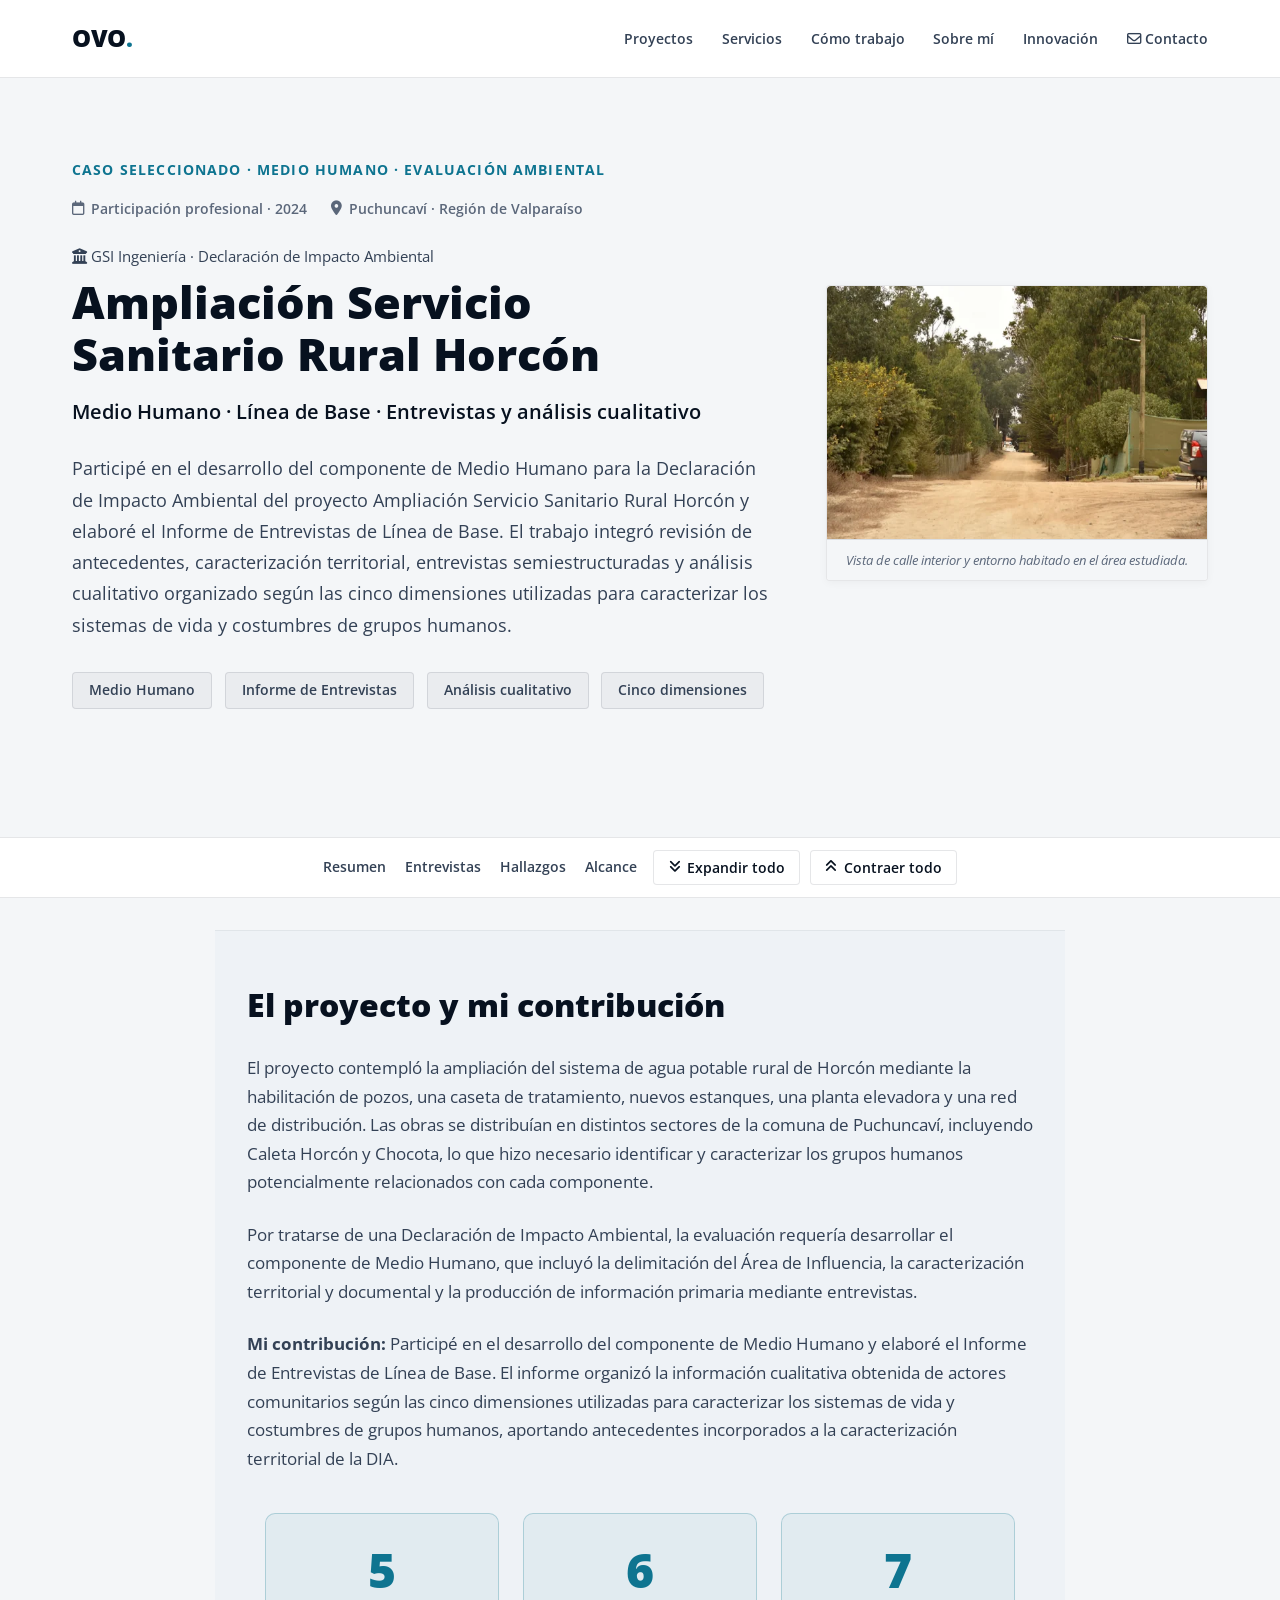
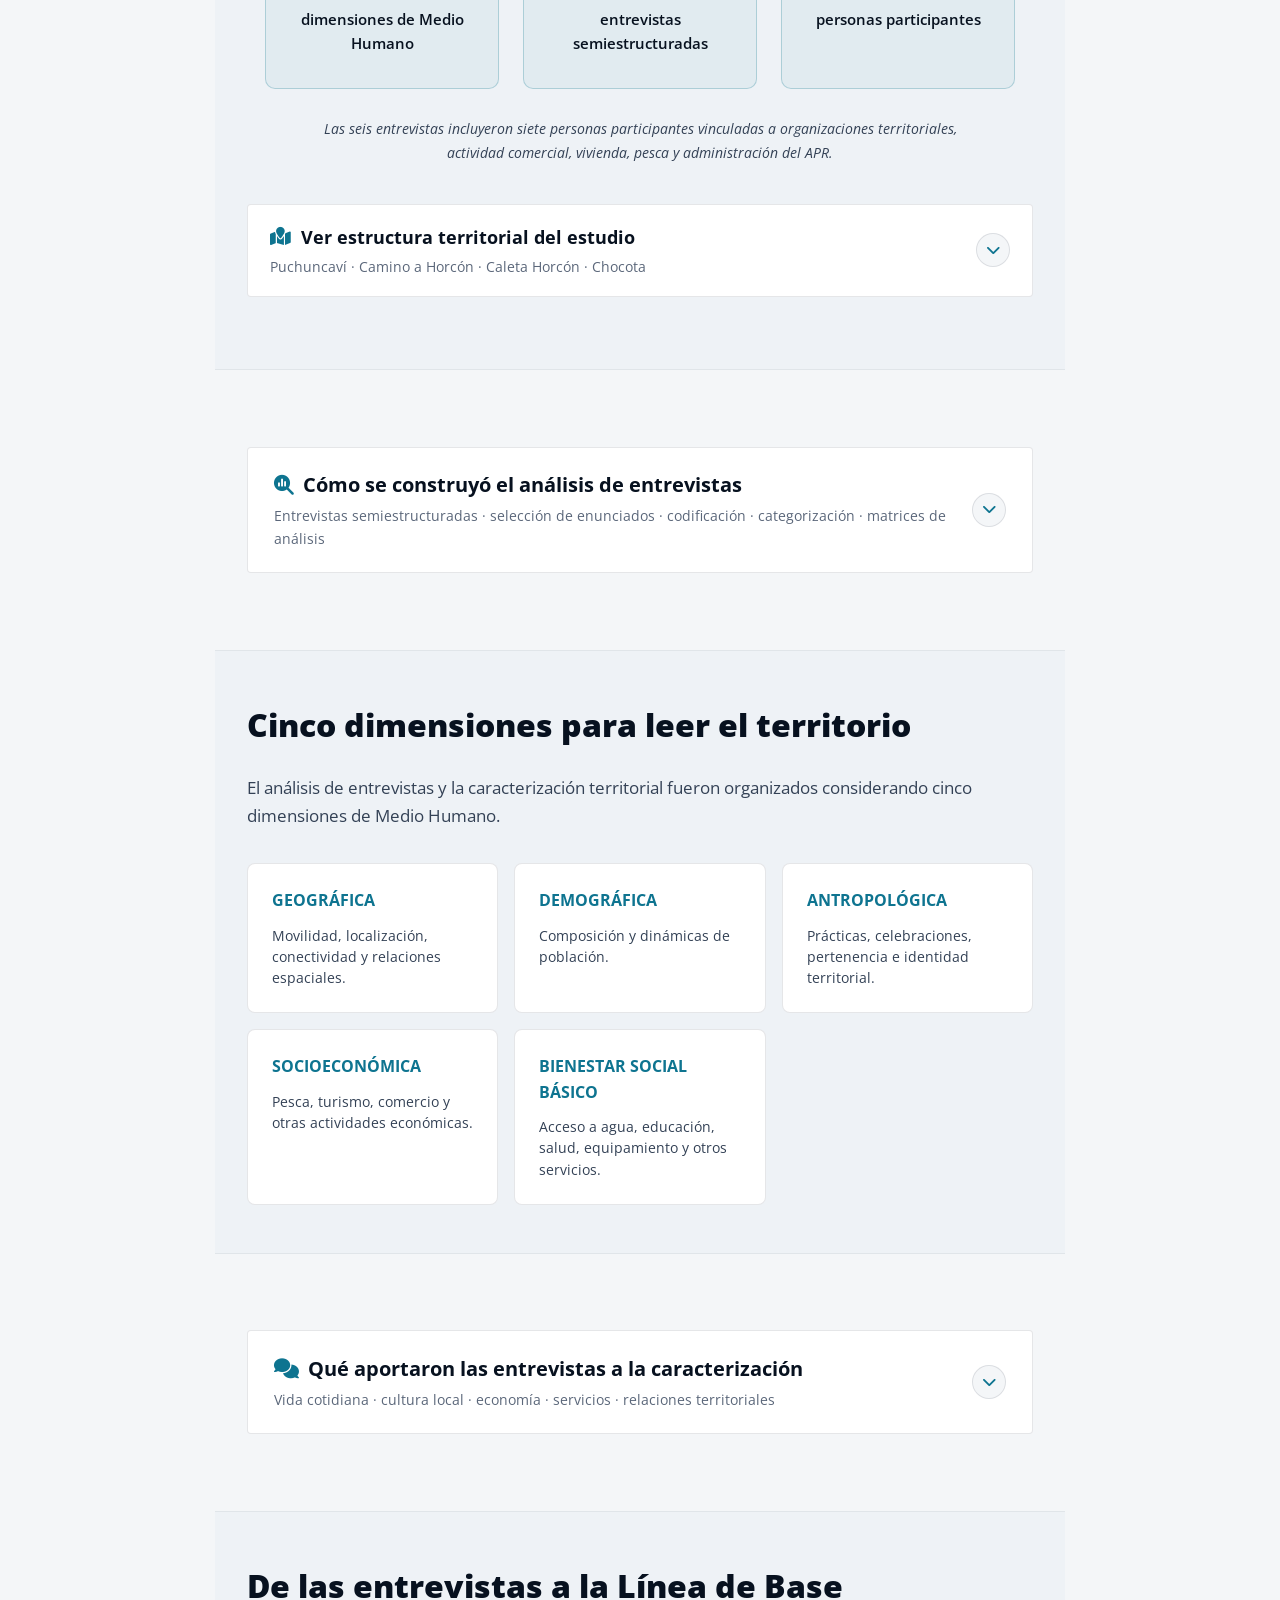
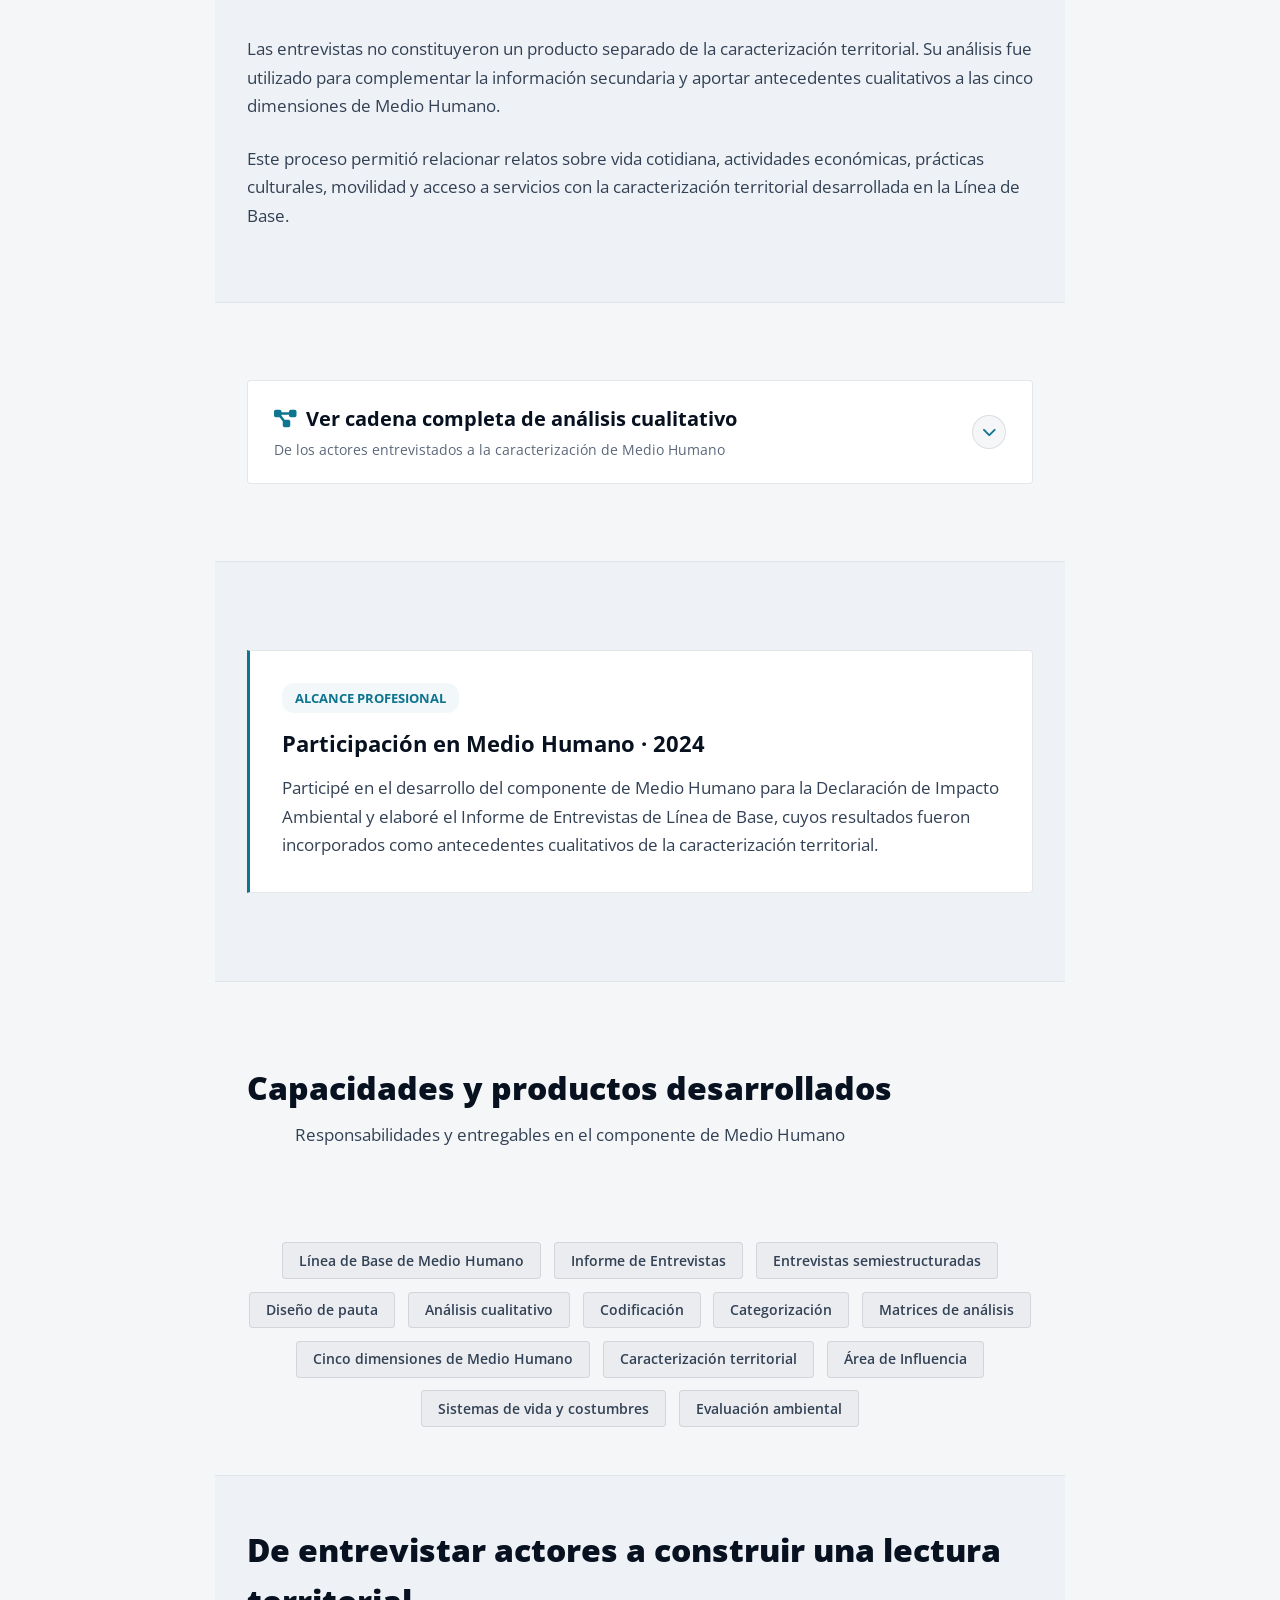
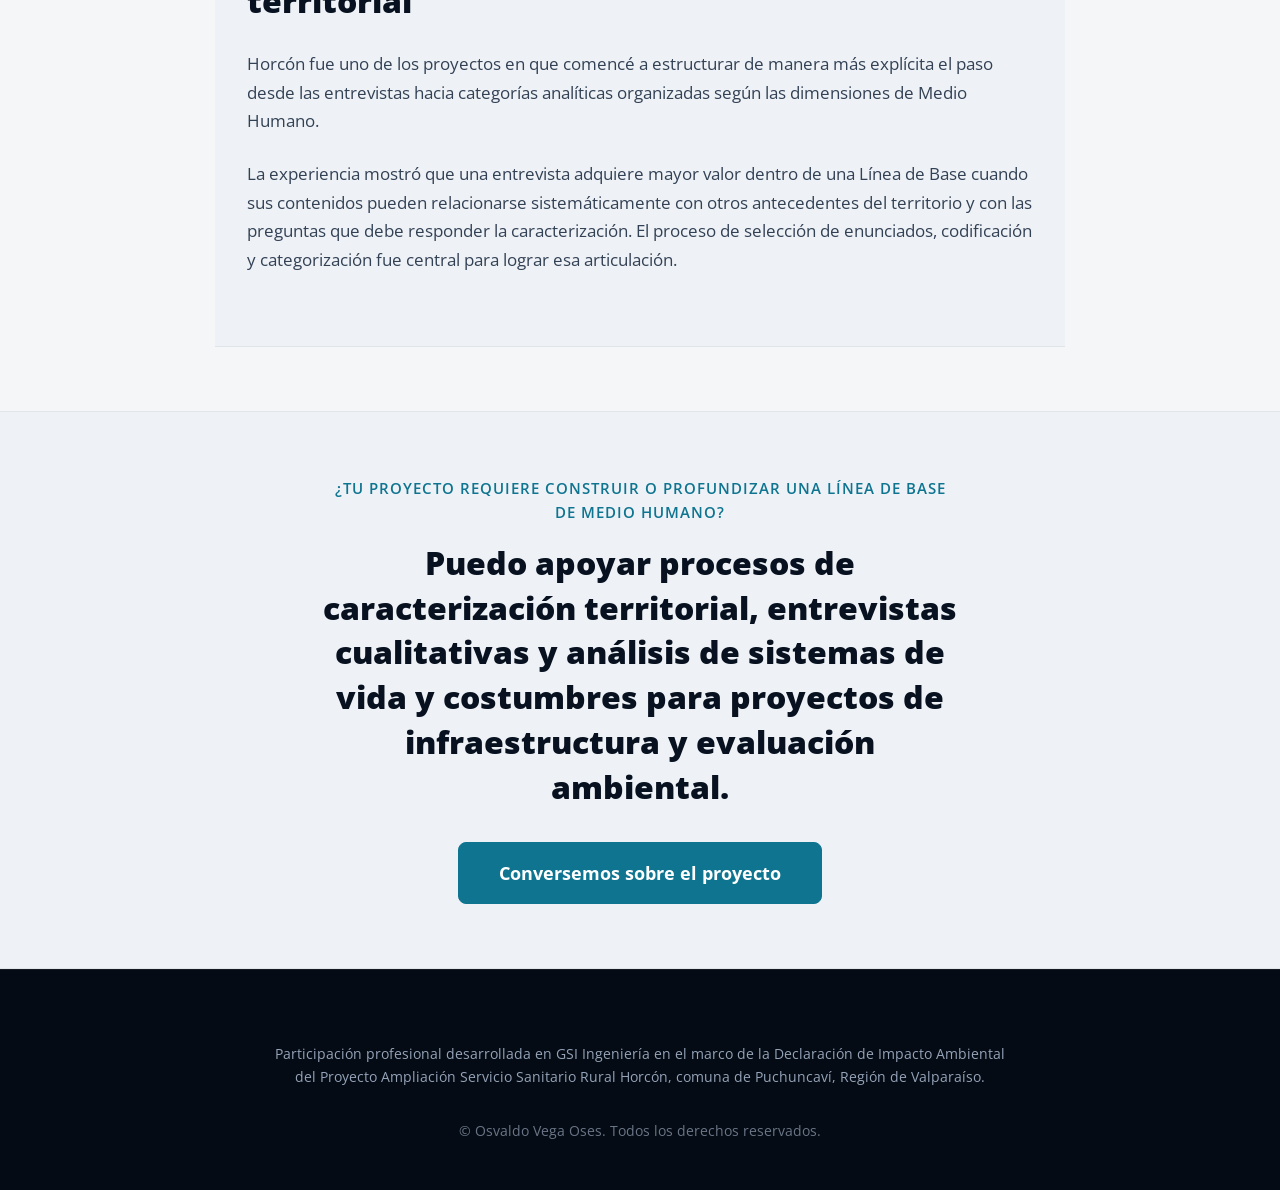
<file: proyectos/medio-humano-horcon-v2.html>
<!DOCTYPE html>
<html lang="es">
<head>
    <meta charset="UTF-8">
    <script src="../contact-tracking.js" defer></script>
    <script src="../openai-conversions.js" defer></script>

    <!-- Google Tag Manager -->
    <script>(function(w,d,s,l,i){w[l]=w[l]||[];w[l].push({'gtm.start':
    new Date().getTime(),event:'gtm.js'});var f=d.getElementsByTagName(s)[0],
    j=d.createElement(s),dl=l!='dataLayer'?'&l='+l:'';j.async=true;j.src=
    'https://www.googletagmanager.com/gtm.js?id='+i+dl;f.parentNode.insertBefore(j,f);
    })(window,document,'script','dataLayer','GTM-NN64BQC5');</script>
    <!-- End Google Tag Manager -->

    <!-- Microsoft Clarity -->
    <script type="text/javascript">
        (function(c,l,a,r,i,t,y){
            c[a]=c[a]||function(){(c[a].q=c[a].q||[]).push(arguments)};
            t=l.createElement(r);t.async=1;t.src="https://www.clarity.ms/tag/"+i;
            y=l.getElementsByTagName(r)[0];y.parentNode.insertBefore(t,y);
        })(window, document, "clarity", "script", "ypzia0e866");
    </script>
    <!-- End Microsoft Clarity -->

    <meta name="viewport" content="width=device-width, initial-scale=1.0">
    <title>Medio Humano Horcón | Osvaldo Vega Oses</title>
    <meta name="description" content="Caso profesional de Osvaldo Vega Oses en el componente de Medio Humano de la Declaración de Impacto Ambiental del proyecto Ampliación Servicio Sanitario Rural Horcón, Puchuncaví. Entrevistas semiestructuradas, análisis cualitativo y cinco dimensiones de Medio Humano.">

    <meta property="og:type" content="article">
    <meta property="og:title" content="Medio Humano Horcón | Caso profesional">
    <meta property="og:description" content="Línea de Base de Medio Humano con entrevistas semiestructuradas, codificación, categorización y matrices de análisis aplicadas a evaluación ambiental en Puchuncaví.">

    <link rel="preconnect" href="https://fonts.googleapis.com">
    <link rel="preconnect" href="https://fonts.gstatic.com" crossorigin>
    <link href="https://fonts.googleapis.com/css2?family=Open+Sans:wght@300;400;600;700;800&display=swap" rel="stylesheet">
    <link rel="stylesheet" href="../style.css">
    <link rel="stylesheet" href="https://cdnjs.cloudflare.com/ajax/libs/font-awesome/6.4.0/css/all.min.css">

    <!-- SEO técnico -->
    <!-- Versión: V2 Experimental (Publicación Paralela OVO) -->
    <meta name="version" content="v2-experimental">

    <meta name="robots" content="noindex, follow">
    <link rel="canonical" href="https://osvaldovega.cl/proyectos/medio-humano-horcon.html">

    <meta property="og:site_name" content="Osvaldo Vega Oses">
    <meta property="og:locale" content="es_CL">
    <meta property="og:url" content="https://osvaldovega.cl/proyectos/medio-humano-horcon-v2.html">

    <meta name="twitter:card" content="summary_large_image">
    <meta name="twitter:title" content="Medio Humano Horcón | Caso profesional">
    <meta name="twitter:description" content="Línea de Base de Medio Humano con entrevistas semiestructuradas, codificación, categorización y matrices de análisis aplicadas a evaluación ambiental en Puchuncaví.">


    <!-- Imagen social -->
    <meta property="og:image" content="https://osvaldovega.cl/assets/seo/osvaldo-vega-og.jpg">
    <meta property="og:image:width" content="1200">
    <meta property="og:image:height" content="630">
    <meta property="og:image:alt" content="Osvaldo Vega Oses — Sociólogo, Medio Humano y Participación Ciudadana">
    <meta name="twitter:image" content="https://osvaldovega.cl/assets/seo/osvaldo-vega-og.jpg">
    <meta name="twitter:image:alt" content="Osvaldo Vega Oses — Sociólogo, Medio Humano y Participación Ciudadana">

</head>
<body>

    <!-- Google Tag Manager (noscript) -->
    <noscript><iframe src="https://www.googletagmanager.com/ns.html?id=GTM-NN64BQC5"
    height="0" width="0" style="display:none;visibility:hidden"></iframe></noscript>
    <!-- End Google Tag Manager (noscript) -->

    <header id="header">
        <div class="container">
            <nav aria-label="Navegación principal">
                <a href="../index2.html#inicio" class="logo" aria-label="Ir al inicio">OVO<span class="text-gradient">.</span></a>
                <button class="nav-toggle" id="nav-toggle" aria-label="Abrir menú de navegación" aria-expanded="false">
                    <i class="fa-solid fa-bars"></i>
                </button>
                <ul class="nav-links" id="nav-links">
                    <li><a href="../index2.html#proyectos">Proyectos</a></li>
                    <li><a href="../index2.html#que-hago">Servicios</a></li>
                    <li><a href="../index2.html#metodologia">Cómo trabajo</a></li>
                    <li><a href="../index2.html#sobre-mi">Sobre mí</a></li>
                    <li><a href="../index2.html#innovacion">Innovación</a></li>
                    <li><a href="../index2.html#contacto"><i class="fa-regular fa-envelope" aria-hidden="true"></i> Contacto</a></li>
                </ul>
            </nav>
        </div>
    </header>

    <main class="case-study">

        <!-- Hero Section con fotografía en grid 2 columnas (65% texto / 35% imagen) -->
        <section class="case-hero">
            <div class="container">
                <div class="case-hero-grid" style="grid-template-columns: 1.85fr 1fr;">
                    <div class="case-hero-content">
                        <span class="case-kicker">CASO SELECCIONADO · MEDIO HUMANO · EVALUACIÓN AMBIENTAL</span>

                        <div class="case-meta">
                            <span><i class="fa-regular fa-calendar"></i> Participación profesional · 2024</span>
                            <span><i class="fa-solid fa-location-dot"></i> Puchuncaví · Región de Valparaíso</span>
                        </div>

                        <span style="display: block; color: var(--text-secondary); font-size: 0.95rem; margin-top: 0.8rem; margin-bottom: 0.5rem;"><i class="fa-solid fa-building-columns"></i> GSI Ingeniería · Declaración de Impacto Ambiental</span>

                        <h1 style="margin-top: 0.5rem; max-width: 1200px; text-wrap: balance;">Ampliación Servicio Sanitario Rural Horcón</h1>
                        <p style="color: #ffffff; font-size: 1.25rem; font-weight: 600; margin-top: 1rem;">Medio Humano · Línea de Base · Entrevistas y análisis cualitativo</p>

                        <p class="case-lead">Participé en el desarrollo del componente de Medio Humano para la Declaración de Impacto Ambiental del proyecto Ampliación Servicio Sanitario Rural Horcón y elaboré el Informe de Entrevistas de Línea de Base. El trabajo integró revisión de antecedentes, caracterización territorial, entrevistas semiestructuradas y análisis cualitativo organizado según las cinco dimensiones utilizadas para caracterizar los sistemas de vida y costumbres de grupos humanos.</p>

                        <div class="case-tags">
                            <span class="tag-item">Medio Humano</span>
                            <span class="tag-item">Informe de Entrevistas</span>
                            <span class="tag-item">Análisis cualitativo</span>
                            <span class="tag-item">Cinco dimensiones</span>
                        </div>
                    </div>

                    <div class="case-hero-media">
                        <img src="../Fotos_proyectos/webp/horcon/calle-interior-horcon.webp"
                             alt="Calle interior del sector Horcón vinculada a la caracterización territorial de Medio Humano."
                             class="case-hero-img">
                        <div class="case-hero-caption">Vista de calle interior y entorno habitado en el área estudiada.</div>
                    </div>
                </div>
            </div>
        </section>

        <!-- Barra de Navegación del Caso + Controles de Acordeón -->
        <nav class="case-nav-bar" aria-label="Navegación interna del caso">
            <div class="container case-nav-container">
                <ul class="case-nav-links">
                    <li><a href="#resumen">Resumen</a></li>
                    <li><a href="#entrevistas">Entrevistas</a></li>
                    <li><a href="#hallazgos">Hallazgos</a></li>
                    <li><a href="#alcance">Alcance</a></li>
                </ul>
                <div class="case-nav-controls">
                    <button id="btn-expand-all" class="btn-case-control" type="button" aria-label="Expandir todos los acordeones del caso">
                        <i class="fa-solid fa-angles-down"></i> Expandir todo
                    </button>
                    <button id="btn-collapse-all" class="btn-case-control" type="button" aria-label="Contraer todos los acordeones del caso">
                        <i class="fa-solid fa-angles-up"></i> Contraer todo
                    </button>
                </div>
            </div>
        </nav>

        <!-- RESUMEN — SIEMPRE VISIBLE -->
        <section id="resumen" class="case-section section-alt">
            <div class="container" style="max-width: 850px; margin: 0 auto;">
                <h2>El proyecto y mi contribución</h2>
                <p>El proyecto contempló la ampliación del sistema de agua potable rural de Horcón mediante la habilitación de pozos, una caseta de tratamiento, nuevos estanques, una planta elevadora y una red de distribución. Las obras se distribuían en distintos sectores de la comuna de Puchuncaví, incluyendo Caleta Horcón y Chocota, lo que hizo necesario identificar y caracterizar los grupos humanos potencialmente relacionados con cada componente.</p>
                <p>Por tratarse de una Declaración de Impacto Ambiental, la evaluación requería desarrollar el componente de Medio Humano, que incluyó la delimitación del Área de Influencia, la caracterización territorial y documental y la producción de información primaria mediante entrevistas.</p>
                <p><strong>Mi contribución:</strong> Participé en el desarrollo del componente de Medio Humano y elaboré el Informe de Entrevistas de Línea de Base. El informe organizó la información cualitativa obtenida de actores comunitarios según las cinco dimensiones utilizadas para caracterizar los sistemas de vida y costumbres de grupos humanos, aportando antecedentes incorporados a la caracterización territorial de la DIA.</p>
            </div>

            <!-- Indicadores Principales — SIEMPRE VISIBLES -->
            <div class="container" style="margin-top: 2.5rem;">
                <div style="display: grid; grid-template-columns: repeat(auto-fit, minmax(200px, 1fr)); gap: 1.5rem; max-width: 750px; margin: 0 auto;">
                    <div style="background: rgba(0, 240, 255, 0.05); border: 1px solid rgba(0, 240, 255, 0.2); border-radius: 10px; padding: 2rem; text-align: center;">
                        <div style="font-size: 3rem; font-weight: 800; color: var(--accent-cyan); line-height: 1;">5</div>
                        <div style="font-size: 0.95rem; color: #fff; margin-top: 0.8rem; font-weight: 600;">dimensiones de Medio Humano</div>
                    </div>

                    <div style="background: rgba(0, 240, 255, 0.05); border: 1px solid rgba(0, 240, 255, 0.2); border-radius: 10px; padding: 2rem; text-align: center;">
                        <div style="font-size: 3rem; font-weight: 800; color: var(--accent-cyan); line-height: 1;">6</div>
                        <div style="font-size: 0.95rem; color: #fff; margin-top: 0.8rem; font-weight: 600;">entrevistas semiestructuradas</div>
                    </div>

                    <div style="background: rgba(0, 240, 255, 0.05); border: 1px solid rgba(0, 240, 255, 0.2); border-radius: 10px; padding: 2rem; text-align: center;">
                        <div style="font-size: 3rem; font-weight: 800; color: var(--accent-cyan); line-height: 1;">7</div>
                        <div style="font-size: 0.95rem; color: #fff; margin-top: 0.8rem; font-weight: 600;">personas participantes</div>
                    </div>
                </div>
                <p style="text-align: center; color: var(--text-secondary); margin-top: 1.8rem; font-size: 0.85rem; max-width: 650px; margin-left: auto; margin-right: auto; font-style: italic;">Las seis entrevistas incluyeron siete personas participantes vinculadas a organizaciones territoriales, actividad comercial, vivienda, pesca y administración del APR.</p>
            </div>

            <!-- Desplegable compacto: Estructura territorial -->
            <div class="container" style="max-width: 850px; margin: 2.5rem auto 0 auto;">
                <details class="case-accordion case-accordion-compact">
                    <summary class="case-accordion-summary">
                        <span class="case-accordion-summary-header">
                            <span class="case-accordion-title"><i class="fa-solid fa-map-location"></i> Ver estructura territorial del estudio</span>
                            <span class="case-accordion-hint">Puchuncaví · Camino a Horcón · Caleta Horcón · Chocota</span>
                        </span>
                        <span class="accordion-icon-badge" aria-hidden="true">
                            <i class="fa-solid fa-chevron-down"></i>
                        </span>
                    </summary>
                    <div class="case-accordion-content">
                        <p>La Línea de Base de Medio Humano no trabajó el área de influencia como un único polígono homogéneo. El Informe de Medio Humano distingue sectores asociados a los distintos componentes de la obra:</p>

                        <div style="display: flex; flex-direction: column; gap: 0.7rem; max-width: 620px; margin: 1.5rem auto;">
                            <div style="background: rgba(255,255,255,0.03); border: 1px solid rgba(255,255,255,0.1); border-left: 4px solid var(--accent-cyan); border-radius: 0 8px 8px 0; padding: 1rem 1.3rem; display: flex; flex-wrap: wrap; justify-content: space-between; align-items: center; gap: 0.6rem;">
                                <div style="font-weight: 700; color: #fff; font-size: 0.92rem;">HABILITACIÓN DE POZOS</div>
                                <div style="color: var(--text-secondary); font-size: 0.88rem;">Puchuncaví</div>
                            </div>
                            <div style="background: rgba(255,255,255,0.03); border: 1px solid rgba(255,255,255,0.1); border-left: 4px solid var(--accent-cyan); border-radius: 0 8px 8px 0; padding: 1rem 1.3rem; display: flex; flex-wrap: wrap; justify-content: space-between; align-items: center; gap: 0.6rem;">
                                <div style="font-weight: 700; color: #fff; font-size: 0.92rem;">ESTANQUES Y PLANTA ELEVADORA</div>
                                <div style="color: var(--text-secondary); font-size: 0.88rem;">Camino a Horcón</div>
                            </div>
                            <div style="background: rgba(255,255,255,0.03); border: 1px solid rgba(255,255,255,0.1); border-left: 4px solid var(--accent-cyan); border-radius: 0 8px 8px 0; padding: 1rem 1.3rem; display: flex; flex-wrap: wrap; justify-content: space-between; align-items: center; gap: 0.6rem;">
                                <div style="font-weight: 700; color: #fff; font-size: 0.92rem;">RED DE DISTRIBUCIÓN</div>
                                <div style="color: var(--text-secondary); font-size: 0.88rem;">Caleta Horcón</div>
                            </div>
                            <div style="background: rgba(255,255,255,0.03); border: 1px solid rgba(255,255,255,0.1); border-left: 4px solid var(--accent-cyan); border-radius: 0 8px 8px 0; padding: 1rem 1.3rem; display: flex; flex-wrap: wrap; justify-content: space-between; align-items: center; gap: 0.6rem;">
                                <div style="font-weight: 700; color: #fff; font-size: 0.92rem;">RED DE DISTRIBUCIÓN</div>
                                <div style="color: var(--text-secondary); font-size: 0.88rem;">Chocota</div>
                            </div>
                        </div>

                        <figure class="case-photo-container" style="margin: 1.8rem 0 0 0;">
                            <img src="../Fotos_proyectos/webp/horcon/estanque-y-camino-viejo-horcon.webp"
                                 alt="Estanque y camino interior considerados en la caracterización territorial del proyecto."
                                 class="case-photo-img">
                            <figcaption class="case-photo-caption">Infraestructura y camino interior en el sector analizado por la Línea de Base.</figcaption>
                        </figure>
                        <p style="color: var(--text-secondary); font-size: 0.85rem; font-style: italic; margin-top: 1rem;">El esquema es conceptual y resume la distribución territorial de obras y áreas de estudio; no representa límites cartográficos del Área de Influencia.</p>
                    </div>
                </details>
            </div>
        </section>

        <!-- ACORDEÓN 1 — Cómo se construyó el análisis de entrevistas -->
        <section id="entrevistas" class="case-section">
            <div class="container" style="max-width: 850px; margin: 0 auto;">
                <details class="case-accordion">
                    <summary class="case-accordion-summary">
                        <span class="case-accordion-summary-header">
                            <span class="case-accordion-title"><i class="fa-solid fa-magnifying-glass-chart"></i> Cómo se construyó el análisis de entrevistas</span>
                            <span class="case-accordion-hint">Entrevistas semiestructuradas · selección de enunciados · codificación · categorización · matrices de análisis</span>
                        </span>
                        <span class="accordion-icon-badge" aria-hidden="true">
                            <i class="fa-solid fa-chevron-down"></i>
                        </span>
                    </summary>
                    <div class="case-accordion-content">
                        <h3>De los actores al análisis</h3>
                        <p>Las seis entrevistas fueron realizadas con siete personas vinculadas a organizaciones territoriales, actividad comercial, vivienda, pesca y administración del APR. La selección buscó recoger perspectivas desde ámbitos relevantes para la caracterización del Medio Humano del área.</p>
                        <p>Se utilizó una pauta semiestructurada diseñada en función de las dimensiones del estudio, lo que permitió profundizar determinados contenidos durante las conversaciones sin perder la relación con los aspectos requeridos para la caracterización territorial.</p>

                        <h3 style="margin-top: 2rem;">El proceso analítico</h3>
                        <p>Las entrevistas no fueron incorporadas directamente a la Línea de Base como citas aisladas. Su procesamiento incluyó fases sucesivas orientadas a organizar el contenido cualitativo de forma sistemática:</p>

                        <div class="case-figure" style="padding: 2rem 1.5rem; margin: 1.8rem 0;">
                            <div style="text-align: center; margin-bottom: 1.5rem;">
                                <span class="tag-item" style="background: rgba(0, 240, 255, 0.1); color: var(--accent-cyan); padding: 0.4rem 1rem; border-radius: 20px; font-size: 0.85rem; display: inline-block; margin-bottom: 0.8rem;">Procedimiento documentado</span>
                                <h4 style="font-size: 1.4rem; margin-bottom: 0.5rem; color: #fff; text-wrap: balance;">Del relato a categorías de análisis</h4>
                            </div>

                            <div style="max-width: 480px; margin: 0 auto; display: flex; flex-direction: column; align-items: center; gap: 0;">
                                <div style="width: 100%; border: 1px solid rgba(0,240,255,0.3); border-radius: 6px; padding: 1rem; background: rgba(0,240,255,0.07); text-align: center; font-size: 0.9rem; font-weight: 600; color: #fff;">ENTREVISTAS SEMIESTRUCTURADAS</div>
                                <div style="color: var(--accent-cyan); font-size: 1.2rem; padding: 0.25rem 0;">↓</div>

                                <div style="width: 100%; border: 1px solid rgba(255,255,255,0.1); border-radius: 6px; padding: 0.9rem; background: rgba(0,0,0,0.3); text-align: center; font-size: 0.9rem; font-weight: 500;">SELECCIÓN DE ENUNCIADOS</div>
                                <div style="color: var(--accent-cyan); font-size: 1.2rem; padding: 0.25rem 0;">↓</div>

                                <div style="width: 100%; border: 1px solid rgba(255,255,255,0.1); border-radius: 6px; padding: 0.9rem; background: rgba(0,0,0,0.3); text-align: center; font-size: 0.9rem; font-weight: 500;">CODIFICACIÓN</div>
                                <div style="color: var(--accent-cyan); font-size: 1.2rem; padding: 0.25rem 0;">↓</div>

                                <div style="width: 100%; border: 1px solid rgba(255,255,255,0.1); border-radius: 6px; padding: 0.9rem; background: rgba(0,0,0,0.3); text-align: center; font-size: 0.9rem; font-weight: 500;">CATEGORIZACIÓN</div>
                                <div style="color: var(--accent-cyan); font-size: 1.2rem; padding: 0.25rem 0;">↓</div>

                                <div style="width: 100%; border: 1px solid rgba(255,255,255,0.1); border-radius: 6px; padding: 0.9rem; background: rgba(0,0,0,0.3); text-align: center; font-size: 0.9rem; font-weight: 500;">PATRONES / RELACIONES</div>
                                <div style="color: var(--accent-cyan); font-size: 1.2rem; padding: 0.25rem 0;">↓</div>

                                <div style="width: 100%; border: 1px solid var(--accent-cyan); border-radius: 6px; padding: 1rem; background: rgba(0,240,255,0.1); text-align: center; font-size: 0.95rem; font-weight: 700; color: #fff;">CINCO DIMENSIONES DE MEDIO HUMANO</div>
                            </div>

                            <p style="text-align: center; color: var(--text-secondary); margin-top: 1.5rem; font-size: 0.85rem; font-style: italic; max-width: 580px; margin-left: auto; margin-right: auto;">El esquema sintetiza el procedimiento documentado en el Informe de Entrevistas y no representa herramientas metodológicas desarrolladas posteriormente en otros proyectos.</p>
                        </div>

                        <h3 style="margin-top: 1.5rem;">Matrices de análisis</h3>
                        <p>El proceso utilizó matrices de análisis para organizar códigos, categorías y relaciones identificadas en las distintas fases. Los códigos y categorías fueron luego agrupados y reorganizados para articularse con las dimensiones de Medio Humano requeridas por la caracterización.</p>
                        <p>Este procedimiento permitió que los contenidos de las entrevistas pudieran ser relacionados con otros antecedentes territoriales y documentales, en lugar de quedar como registros cualitativos independientes.</p>
                    </div>
                </details>
            </div>
        </section>

        <!-- CINCO DIMENSIONES — SIEMPRE VISIBLE -->
        <section class="case-section section-alt">
            <div class="container" style="max-width: 850px; margin: 0 auto;">
                <h2>Cinco dimensiones para leer el territorio</h2>
                <p>El análisis de entrevistas y la caracterización territorial fueron organizados considerando cinco dimensiones de Medio Humano.</p>

                <div style="display: grid; grid-template-columns: repeat(auto-fit, minmax(200px, 1fr)); gap: 1rem; margin-top: 2rem;">
                    <div style="background: rgba(255,255,255,0.03); border: 1px solid rgba(255,255,255,0.1); border-radius: 8px; padding: 1.5rem;">
                        <h3 style="color: var(--accent-cyan); font-size: 1rem; margin-bottom: 0.7rem; text-transform: uppercase; font-weight: 700;">Geográfica</h3>
                        <p style="font-size: 0.88rem; color: var(--text-secondary); margin: 0; line-height: 1.5;">Movilidad, localización, conectividad y relaciones espaciales.</p>
                    </div>
                    <div style="background: rgba(255,255,255,0.03); border: 1px solid rgba(255,255,255,0.1); border-radius: 8px; padding: 1.5rem;">
                        <h3 style="color: var(--accent-cyan); font-size: 1rem; margin-bottom: 0.7rem; text-transform: uppercase; font-weight: 700;">Demográfica</h3>
                        <p style="font-size: 0.88rem; color: var(--text-secondary); margin: 0; line-height: 1.5;">Composición y dinámicas de población.</p>
                    </div>
                    <div style="background: rgba(255,255,255,0.03); border: 1px solid rgba(255,255,255,0.1); border-radius: 8px; padding: 1.5rem;">
                        <h3 style="color: var(--accent-cyan); font-size: 1rem; margin-bottom: 0.7rem; text-transform: uppercase; font-weight: 700;">Antropológica</h3>
                        <p style="font-size: 0.88rem; color: var(--text-secondary); margin: 0; line-height: 1.5;">Prácticas, celebraciones, pertenencia e identidad territorial.</p>
                    </div>
                    <div style="background: rgba(255,255,255,0.03); border: 1px solid rgba(255,255,255,0.1); border-radius: 8px; padding: 1.5rem;">
                        <h3 style="color: var(--accent-cyan); font-size: 1rem; margin-bottom: 0.7rem; text-transform: uppercase; font-weight: 700;">Socioeconómica</h3>
                        <p style="font-size: 0.88rem; color: var(--text-secondary); margin: 0; line-height: 1.5;">Pesca, turismo, comercio y otras actividades económicas.</p>
                    </div>
                    <div style="background: rgba(255,255,255,0.03); border: 1px solid rgba(255,255,255,0.1); border-radius: 8px; padding: 1.5rem;">
                        <h3 style="color: var(--accent-cyan); font-size: 1rem; margin-bottom: 0.7rem; text-transform: uppercase; font-weight: 700;">Bienestar Social Básico</h3>
                        <p style="font-size: 0.88rem; color: var(--text-secondary); margin: 0; line-height: 1.5;">Acceso a agua, educación, salud, equipamiento y otros servicios.</p>
                    </div>
                </div>
            </div>
        </section>

        <!-- ACORDEÓN 2 — Qué aportaron las entrevistas a la caracterización -->
        <section id="hallazgos" class="case-section">
            <div class="container" style="max-width: 850px; margin: 0 auto;">
                <details class="case-accordion">
                    <summary class="case-accordion-summary">
                        <span class="case-accordion-summary-header">
                            <span class="case-accordion-title"><i class="fa-solid fa-comments"></i> Qué aportaron las entrevistas a la caracterización</span>
                            <span class="case-accordion-hint">Vida cotidiana · cultura local · economía · servicios · relaciones territoriales</span>
                        </span>
                        <span class="accordion-icon-badge" aria-hidden="true">
                            <i class="fa-solid fa-chevron-down"></i>
                        </span>
                    </summary>
                    <div class="case-accordion-content">
                        <p style="color: var(--text-secondary); font-style: italic; margin-bottom: 2rem;">Los antecedentes descritos a continuación provienen del análisis de entrevistas cualitativas. No deben interpretarse como representación estadística de la población ni como conclusiones sobre impactos del proyecto.</p>

                        <div style="display: flex; flex-direction: column; gap: 1.2rem;">

                            <div style="background: rgba(255,255,255,0.03); border: 1px solid rgba(255,255,255,0.1); border-left: 4px solid var(--accent-cyan); border-radius: 0 8px 8px 0; padding: 1.3rem 1.5rem;">
                                <h3 style="font-size: 1rem; color: var(--accent-cyan); margin: 0 0 0.6rem 0; text-transform: uppercase; font-weight: 700; letter-spacing: 0.04em;">A. Territorio y movilidad</h3>
                                <p style="font-size: 0.92rem; color: var(--text-secondary); margin: 0; line-height: 1.6;">Las entrevistas permiten reconocer relaciones cotidianas entre las localidades del área de estudio: desplazamientos, accesos y vínculos que estructuran la movilidad territorial de los grupos humanos vinculados al proyecto.</p>
                            </div>

                            <div style="background: rgba(255,255,255,0.03); border: 1px solid rgba(255,255,255,0.1); border-left: 4px solid var(--accent-cyan); border-radius: 0 8px 8px 0; padding: 1.3rem 1.5rem;">
                                <h3 style="font-size: 1rem; color: var(--accent-cyan); margin: 0 0 0.6rem 0; text-transform: uppercase; font-weight: 700; letter-spacing: 0.04em;">B. Economía local y estacionalidad</h3>
                                <p style="font-size: 0.92rem; color: var(--text-secondary); margin: 0; line-height: 1.6;">Entre los temas identificados, las personas entrevistadas refieren el turismo, la pesca y el comercio gastronómico como actividades relevantes en Horcón. Los antecedentes describen una economía local con marcada estacionalidad.</p>
                            </div>

                            <div style="background: rgba(255,255,255,0.03); border: 1px solid rgba(255,255,255,0.1); border-left: 4px solid var(--accent-cyan); border-radius: 0 8px 8px 0; padding: 1.3rem 1.5rem;">
                                <h3 style="font-size: 1rem; color: var(--accent-cyan); margin: 0 0 0.6rem 0; text-transform: uppercase; font-weight: 700; letter-spacing: 0.04em;">C. Prácticas culturales e identidad</h3>
                                <p style="font-size: 0.92rem; color: var(--text-secondary); margin: 0; line-height: 1.6;">Las entrevistas permiten reconocer la importancia de celebraciones vinculadas a San Pedro y su rol sociocultural dentro de la comunidad. La caracterización antropológica incorpora estos elementos como parte de la descripción de prácticas comunitarias.</p>
                            </div>

                            <div style="background: rgba(255,255,255,0.03); border: 1px solid rgba(255,255,255,0.1); border-left: 4px solid var(--accent-cyan); border-radius: 0 8px 8px 0; padding: 1.3rem 1.5rem;">
                                <h3 style="font-size: 1rem; color: var(--accent-cyan); margin: 0 0 0.6rem 0; text-transform: uppercase; font-weight: 700; letter-spacing: 0.04em;">D. Servicios básicos y agua</h3>
                                <p style="font-size: 0.92rem; color: var(--text-secondary); margin: 0; line-height: 1.6;">La caracterización incorpora antecedentes sobre diferencias territoriales en el acceso a servicios básicos y situaciones asociadas al abastecimiento de agua. El acceso a agua potable rural fue un tema presente tanto en las entrevistas como en la actividad de Participación Ciudadana.</p>
                            </div>

                            <div style="background: rgba(255,255,255,0.03); border: 1px solid rgba(255,255,255,0.1); border-left: 4px solid var(--accent-cyan); border-radius: 0 8px 8px 0; padding: 1.3rem 1.5rem;">
                                <h3 style="font-size: 1rem; color: var(--accent-cyan); margin: 0 0 0.6rem 0; text-transform: uppercase; font-weight: 700; letter-spacing: 0.04em;">E. Relación Horcón–Chocota</h3>
                                <p style="font-size: 0.92rem; color: var(--text-secondary); margin: 0; line-height: 1.6;">Los antecedentes permiten reconocer que ambas localidades mantienen relaciones territoriales, culturales y funcionales. La caracterización describe estos vínculos sin homogeneizar las particularidades de cada sector.</p>
                            </div>

                        </div>

                        <!-- Datos PAC complementarios -->
                        <div style="margin-top: 2rem; background: rgba(255,255,255,0.02); border: 1px solid rgba(255,255,255,0.07); border-radius: 8px; padding: 1.5rem;">
                            <h3 style="font-size: 1rem; color: var(--text-primary); text-align: center; margin-bottom: 1.2rem;">Actividad de Participación Ciudadana</h3>
                            <p style="font-size: 0.9rem; color: var(--text-secondary); text-align: center; margin-bottom: 1.5rem;">En mayo de 2024 se realizó una actividad participativa con actores comunitarios vinculados al proyecto. Sus resultados fueron incorporados como antecedentes complementarios.</p>
                            <div style="display: flex; flex-wrap: wrap; justify-content: center; gap: 2rem;">
                                <div style="text-align: center;">
                                    <div style="font-size: 2rem; font-weight: 700; color: var(--accent-cyan);">26</div>
                                    <div style="font-size: 0.82rem; color: var(--text-secondary);">asistencias registradas<br><span style="font-size: 0.78rem;">16 mujeres · 10 hombres</span></div>
                                </div>
                                <div style="width: 1px; background: rgba(255,255,255,0.1);"></div>
                                <div style="text-align: center;">
                                    <div style="font-size: 2rem; font-weight: 700; color: var(--accent-cyan);">95,5%</div>
                                    <div style="font-size: 0.82rem; color: var(--text-secondary);">evaluación positiva<br>de la claridad de la información</div>
                                </div>
                                <div style="width: 1px; background: rgba(255,255,255,0.1);"></div>
                                <div style="text-align: center;">
                                    <div style="font-size: 2rem; font-weight: 700; color: var(--accent-cyan);">95,5%</div>
                                    <div style="font-size: 0.82rem; color: var(--text-secondary);">evaluación positiva<br>de la resolución de dudas</div>
                                </div>
                            </div>
                            <p style="text-align: center; color: var(--text-secondary); font-size: 0.82rem; font-style: italic; margin: 1.2rem 0 0 0;">La convocatoria apareció como un aspecto susceptible de mejora dentro de las evaluaciones.</p>
                        </div>
                    </div>
                </details>
            </div>
        </section>

        <!-- DE LAS ENTREVISTAS A LA LÍNEA DE BASE — SIEMPRE VISIBLE -->
        <section class="case-section section-alt">
            <div class="container" style="max-width: 850px; margin: 0 auto;">
                <h2>De las entrevistas a la Línea de Base</h2>
                <p>Las entrevistas no constituyeron un producto separado de la caracterización territorial. Su análisis fue utilizado para complementar la información secundaria y aportar antecedentes cualitativos a las cinco dimensiones de Medio Humano.</p>
                <p>Este proceso permitió relacionar relatos sobre vida cotidiana, actividades económicas, prácticas culturales, movilidad y acceso a servicios con la caracterización territorial desarrollada en la Línea de Base.</p>
            </div>
        </section>

        <!-- ACORDEÓN 3 — Cadena completa de análisis cualitativo -->
        <section class="case-section">
            <div class="container" style="max-width: 850px; margin: 0 auto;">
                <details class="case-accordion">
                    <summary class="case-accordion-summary">
                        <span class="case-accordion-summary-header">
                            <span class="case-accordion-title"><i class="fa-solid fa-diagram-project"></i> Ver cadena completa de análisis cualitativo</span>
                            <span class="case-accordion-hint">De los actores entrevistados a la caracterización de Medio Humano</span>
                        </span>
                        <span class="accordion-icon-badge" aria-hidden="true">
                            <i class="fa-solid fa-chevron-down"></i>
                        </span>
                    </summary>
                    <div class="case-accordion-content">
                        <div class="case-figure" style="padding: 2rem 1.5rem; margin: 1rem 0;">
                            <div style="text-align: center; margin-bottom: 2rem;">
                                <span class="tag-item" style="background: rgba(0,240,255,0.1); color: var(--accent-cyan); padding: 0.4rem 1rem; border-radius: 20px; font-size: 0.85rem; display: inline-block; margin-bottom: 0.8rem;">Reconstrucción metodológica</span>
                                <h4 style="font-size: 1.5rem; margin-bottom: 0.5rem; color: #fff; text-wrap: balance;">De los actores a la caracterización de Medio Humano</h4>
                            </div>

                            <div style="display: flex; flex-direction: column; align-items: center; gap: 1rem; max-width: 620px; margin: 0 auto;">
                                <div style="width: 100%; border: 1px solid rgba(255,255,255,0.15); border-radius: 8px; padding: 1.2rem; background: rgba(0,0,0,0.3);">
                                    <div style="font-size: 0.78rem; text-transform: uppercase; letter-spacing: 0.05em; color: var(--accent-cyan); text-align: center; font-weight: 700; margin-bottom: 0.5rem;">ACTORES Y ORGANIZACIONES</div>
                                    <p style="text-align: center; color: var(--text-secondary); margin: 0; font-size: 0.9rem;">Organizaciones territoriales · comercio local · vivienda · pesca · APR</p>
                                </div>

                                <div style="color: var(--accent-cyan); font-size: 1.4rem;">↓</div>

                                <div style="width: 100%; border: 1px solid rgba(255,255,255,0.15); border-radius: 8px; padding: 1.2rem; background: rgba(0,0,0,0.3);">
                                    <div style="font-size: 0.78rem; text-transform: uppercase; letter-spacing: 0.05em; color: var(--accent-cyan); text-align: center; font-weight: 700; margin-bottom: 0.5rem;">ENTREVISTAS SEMIESTRUCTURADAS</div>
                                    <p style="text-align: center; color: var(--text-secondary); margin: 0; font-size: 0.9rem;">6 entrevistas · 7 personas · pauta semiestructurada por dimensiones</p>
                                </div>

                                <div style="color: var(--accent-cyan); font-size: 1.4rem;">↓</div>

                                <div style="width: 100%; border: 1px solid rgba(255,255,255,0.15); border-radius: 8px; padding: 1.2rem; background: rgba(0,0,0,0.3);">
                                    <div style="font-size: 0.78rem; text-transform: uppercase; letter-spacing: 0.05em; color: var(--accent-cyan); text-align: center; font-weight: 700; margin-bottom: 0.5rem;">SELECCIÓN DE ENUNCIADOS</div>
                                    <p style="text-align: center; color: var(--text-secondary); margin: 0; font-size: 0.9rem;">Identificación de fragmentos relevantes para las dimensiones del estudio</p>
                                </div>

                                <div style="color: var(--accent-cyan); font-size: 1.4rem;">↓</div>

                                <div style="width: 100%; border: 1px solid rgba(255,255,255,0.15); border-radius: 8px; padding: 1.2rem; background: rgba(0,0,0,0.3);">
                                    <div style="font-size: 0.78rem; text-transform: uppercase; letter-spacing: 0.05em; color: var(--accent-cyan); text-align: center; font-weight: 700; margin-bottom: 0.5rem;">CODIFICACIÓN Y CATEGORIZACIÓN</div>
                                    <p style="text-align: center; color: var(--text-secondary); margin: 0; font-size: 0.9rem;">Asignación de códigos · agrupación en categorías · codificación axial</p>
                                </div>

                                <div style="color: var(--accent-cyan); font-size: 1.4rem;">↓</div>

                                <div style="width: 100%; border: 1px solid rgba(255,255,255,0.15); border-radius: 8px; padding: 1.2rem; background: rgba(0,0,0,0.3);">
                                    <div style="font-size: 0.78rem; text-transform: uppercase; letter-spacing: 0.05em; color: var(--accent-cyan); text-align: center; font-weight: 700; margin-bottom: 0.5rem;">MATRICES DE ANÁLISIS</div>
                                    <p style="text-align: center; color: var(--text-secondary); margin: 0; font-size: 0.9rem;">Organización de códigos, categorías, ejemplos y relaciones identificadas</p>
                                </div>

                                <div style="color: var(--accent-cyan); font-size: 1.4rem;">↓</div>

                                <div style="width: 100%; border: 1px solid rgba(255,255,255,0.15); border-radius: 8px; padding: 1.2rem; background: rgba(0,0,0,0.3);">
                                    <div style="font-size: 0.78rem; text-transform: uppercase; letter-spacing: 0.05em; color: var(--accent-cyan); text-align: center; font-weight: 700; margin-bottom: 0.5rem;">CINCO DIMENSIONES</div>
                                    <p style="text-align: center; color: var(--text-secondary); margin: 0; font-size: 0.9rem;">Geográfica · Demográfica · Antropológica · Socioeconómica · Bienestar Social Básico</p>
                                </div>

                                <div style="color: var(--accent-cyan); font-size: 1.4rem;">↓</div>

                                <div style="width: 100%; border: 1px solid var(--accent-cyan); border-radius: 8px; padding: 1.4rem; background: rgba(0,240,255,0.1);">
                                    <div style="font-size: 0.85rem; text-transform: uppercase; letter-spacing: 0.08em; color: #fff; text-align: center; font-weight: 700; margin-bottom: 0.6rem;">CARACTERIZACIÓN DE MEDIO HUMANO</div>
                                    <p style="text-align: center; color: rgba(255,255,255,0.75); margin: 0; font-size: 0.88rem;">Antecedentes cualitativos incorporados a la Línea de Base de la DIA</p>
                                </div>
                            </div>

                            <p style="text-align: center; color: var(--text-secondary); margin-top: 1.5rem; font-size: 0.82rem; font-style: italic; max-width: 550px; margin-left: auto; margin-right: auto;">Esta cadena corresponde a una reconstrucción metodológica basada en el Informe de Entrevistas; no implica que existiera en ese momento una arquitectura formal de trazabilidad equivalente a proyectos posteriores.</p>
                        </div>
                    </div>
                </details>
            </div>
        </section>

        <!-- ALCANCE PROFESIONAL — SIEMPRE VISIBLE -->
        <section id="alcance" class="case-section section-alt">
            <div class="container" style="max-width: 850px; margin: 0 auto;">
                <div class="case-highlight">
                    <span class="tag-item" style="background: rgba(0,240,255,0.15); color: var(--accent-cyan); padding: 0.3rem 0.8rem; border-radius: 12px; font-size: 0.8rem; font-weight: 700; display: inline-block; margin-bottom: 0.8rem;">ALCANCE PROFESIONAL</span>
                    <h3 style="font-size: 1.4rem; color: #fff; margin-bottom: 0.8rem;">Participación en Medio Humano · 2024</h3>
                    <p style="margin: 0; font-size: 1.05rem;">Participé en el desarrollo del componente de Medio Humano para la Declaración de Impacto Ambiental y elaboré el Informe de Entrevistas de Línea de Base, cuyos resultados fueron incorporados como antecedentes cualitativos de la caracterización territorial.</p>
                </div>
            </div>
        </section>

        <!-- CAPACIDADES Y PRODUCTOS — SIEMPRE VISIBLES -->
        <section class="case-section">
            <div class="container" style="max-width: 850px; margin: 0 auto;">
                <div class="case-capabilities">
                    <div style="text-align: center; margin-bottom: 2rem;">
                        <h2 style="margin-bottom: 0.5rem;">Capacidades y productos desarrollados</h2>
                        <p style="color: var(--text-secondary);">Responsabilidades y entregables en el componente de Medio Humano</p>
                    </div>
                    <div class="case-tags" style="justify-content: center;">
                        <span class="tag-item">Línea de Base de Medio Humano</span>
                        <span class="tag-item">Informe de Entrevistas</span>
                        <span class="tag-item">Entrevistas semiestructuradas</span>
                        <span class="tag-item">Diseño de pauta</span>
                        <span class="tag-item">Análisis cualitativo</span>
                        <span class="tag-item">Codificación</span>
                        <span class="tag-item">Categorización</span>
                        <span class="tag-item">Matrices de análisis</span>
                        <span class="tag-item">Cinco dimensiones de Medio Humano</span>
                        <span class="tag-item">Caracterización territorial</span>
                        <span class="tag-item">Área de Influencia</span>
                        <span class="tag-item">Sistemas de vida y costumbres</span>
                        <span class="tag-item">Evaluación ambiental</span>
                    </div>
                </div>
            </div>
        </section>

        <!-- APRENDIZAJE FINAL — SIEMPRE VISIBLE -->
        <section class="case-section section-alt">
            <div class="container" style="max-width: 850px; margin: 0 auto;">
                <h2>De entrevistar actores a construir una lectura territorial</h2>
                <p>Horcón fue uno de los proyectos en que comencé a estructurar de manera más explícita el paso desde las entrevistas hacia categorías analíticas organizadas según las dimensiones de Medio Humano.</p>
                <p>La experiencia mostró que una entrevista adquiere mayor valor dentro de una Línea de Base cuando sus contenidos pueden relacionarse sistemáticamente con otros antecedentes del territorio y con las preguntas que debe responder la caracterización. El proceso de selección de enunciados, codificación y categorización fue central para lograr esa articulación.</p>
            </div>
        </section>

        <!-- CTA -->
        <section class="case-cta">
            <div class="container" style="text-align: center; max-width: 700px; margin: 0 auto;">
                <p style="color: var(--accent-cyan); font-weight: 600; font-size: 0.95rem; margin-bottom: 1rem; text-transform: uppercase; letter-spacing: 1px;">¿Tu proyecto requiere construir o profundizar una Línea de Base de Medio Humano?</p>
                <h2 style="font-size: 2rem; margin-bottom: 2rem;">Puedo apoyar procesos de caracterización territorial, entrevistas cualitativas y análisis de sistemas de vida y costumbres para proyectos de infraestructura y evaluación ambiental.</h2>
                <a href="mailto:contacto@osvaldovega.cl?subject=Consulta%20profesional%20-%20Horc%C3%B3n" class="btn btn-primary" style="font-size: 1.1rem; padding: 1rem 2.5rem;" data-contact-service="medio_humano" data-contact-source="caso" data-contact-case="medio-humano-horcon">Conversemos sobre el proyecto</a>
            </div>
        </section>
    </main>

    <footer class="footer">
        <div class="container" style="text-align: center; max-width: 800px; margin: 0 auto;">
            <p style="color: var(--text-secondary); font-size: 0.9rem; line-height: 1.6;">Participación profesional desarrollada en GSI Ingeniería en el marco de la Declaración de Impacto Ambiental del Proyecto Ampliación Servicio Sanitario Rural Horcón, comuna de Puchuncaví, Región de Valparaíso.</p>
            <p style="color: var(--text-secondary); font-size: 0.85rem; margin-top: 2rem; opacity: 0.7;">&copy; <span id="current-year"></span> Osvaldo Vega Oses. Todos los derechos reservados.</p>
        </div>
    </footer>

    <script src="../script.js"></script>
</body>
</html>
</file>
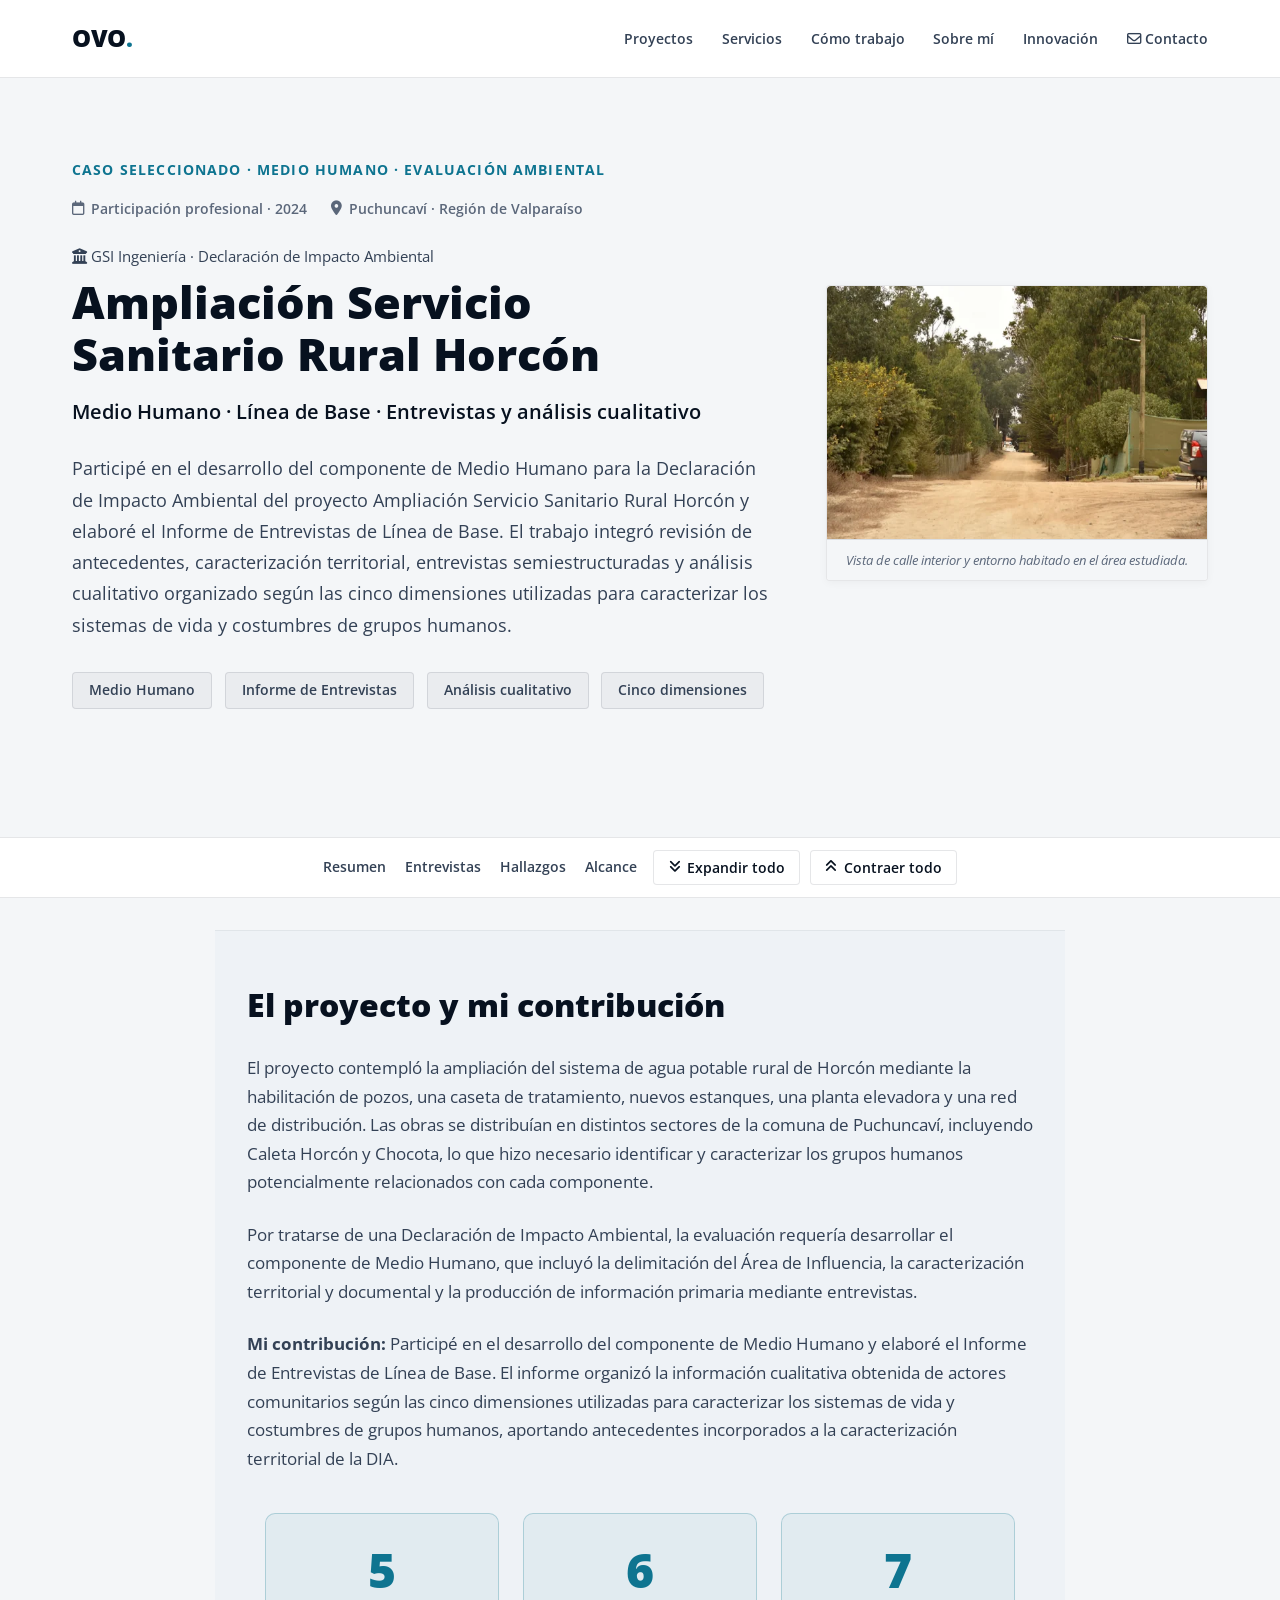
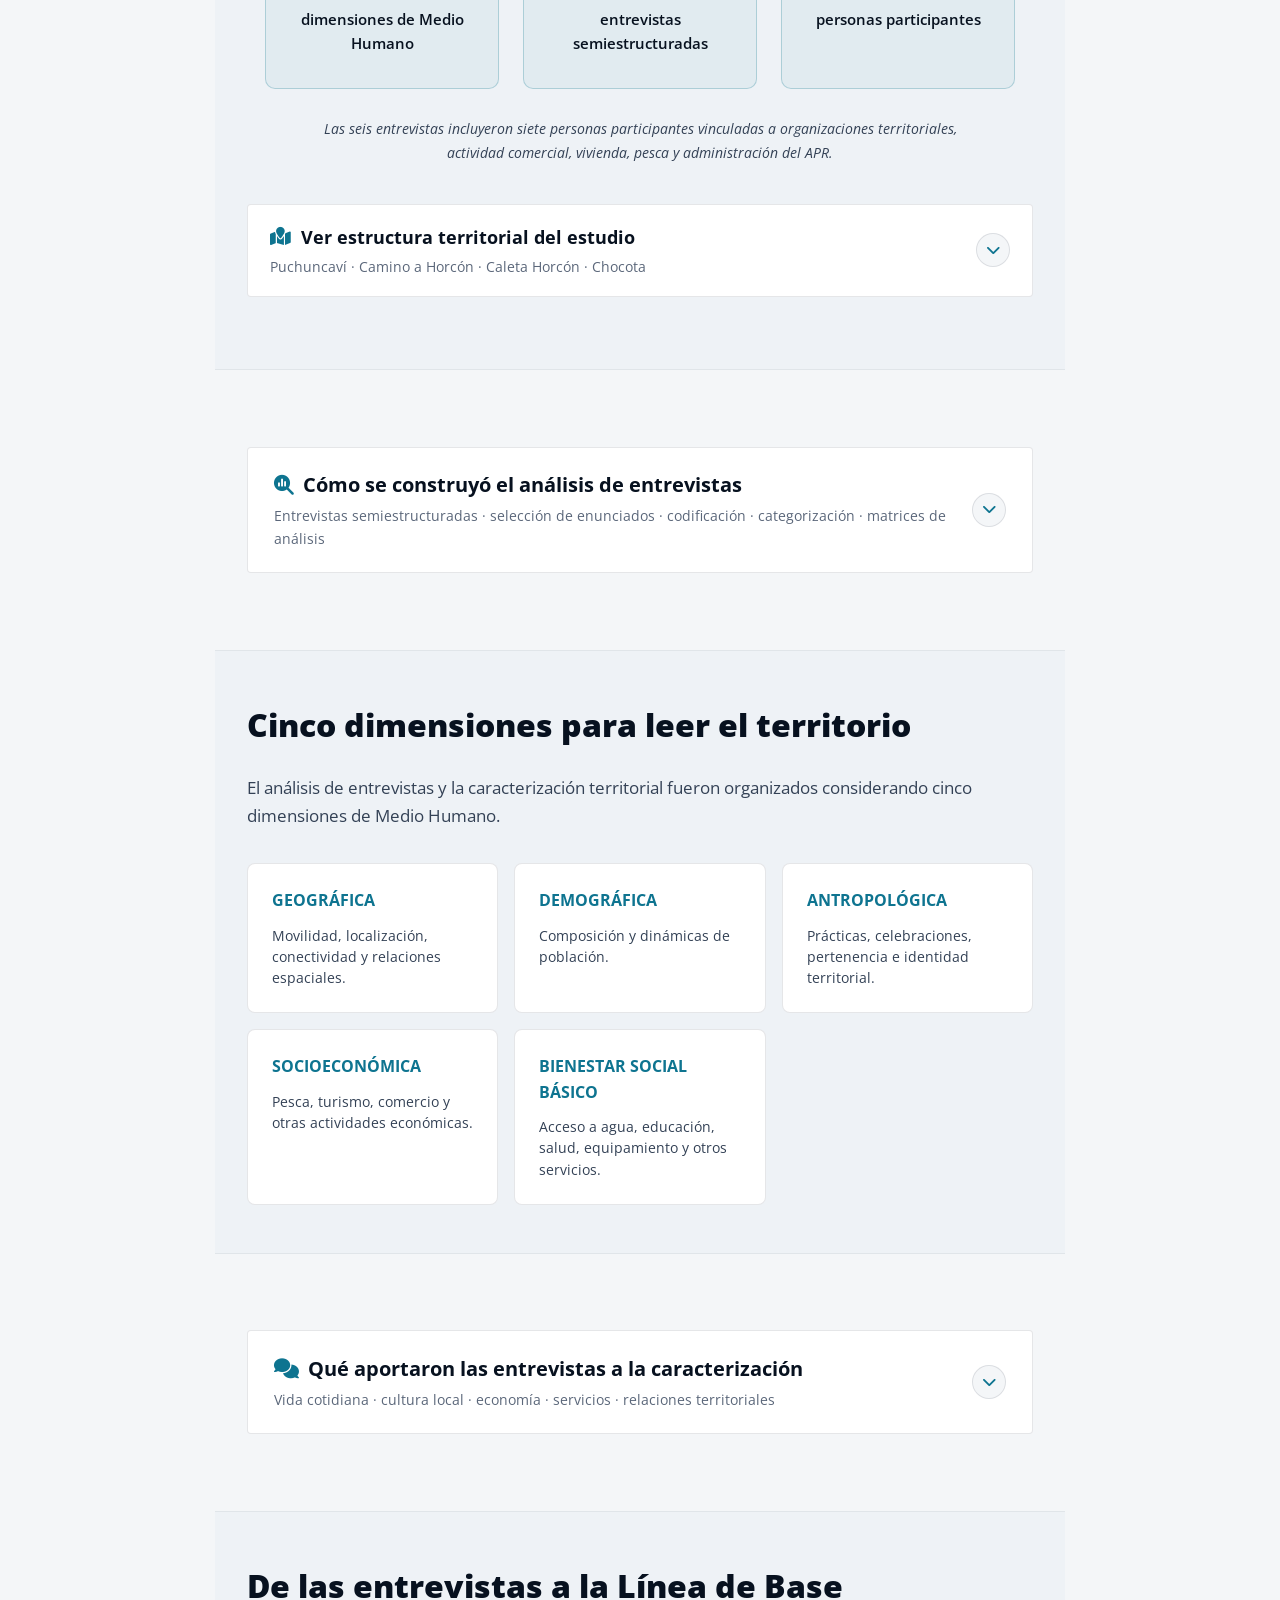
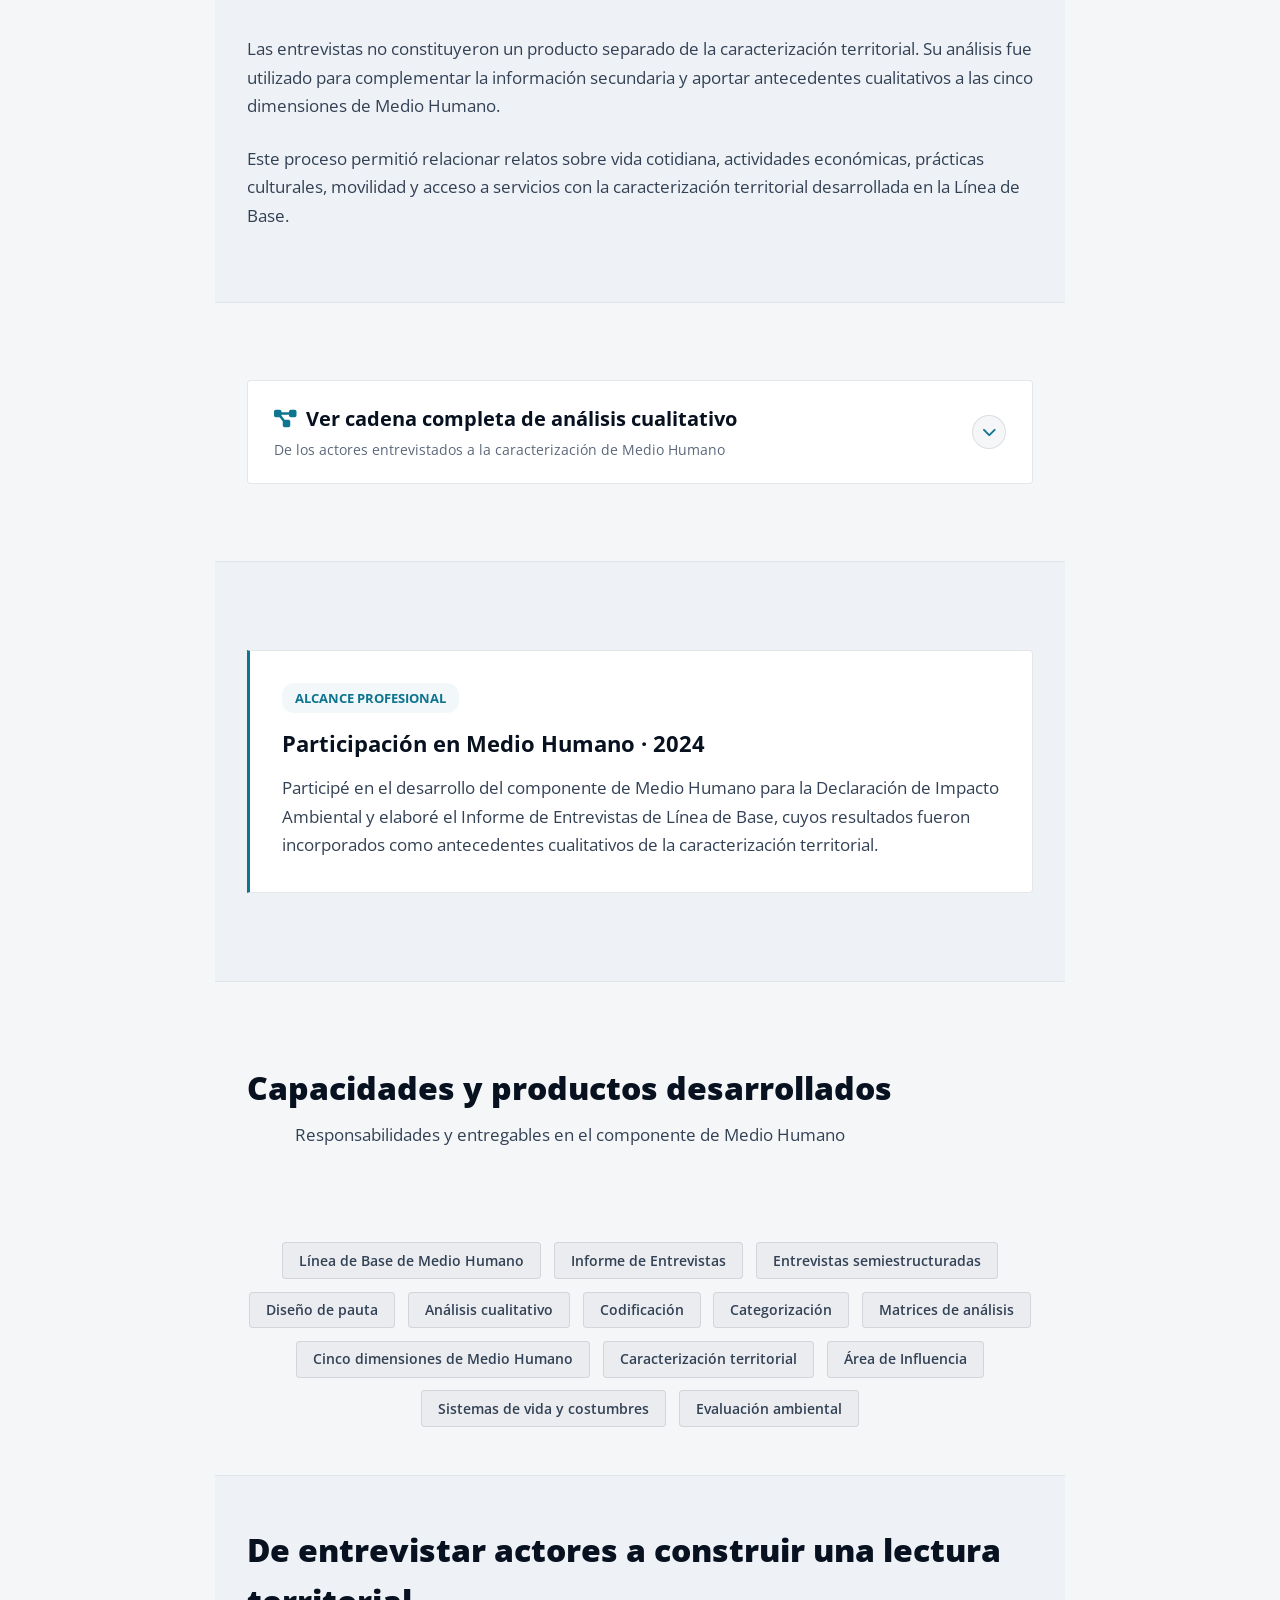
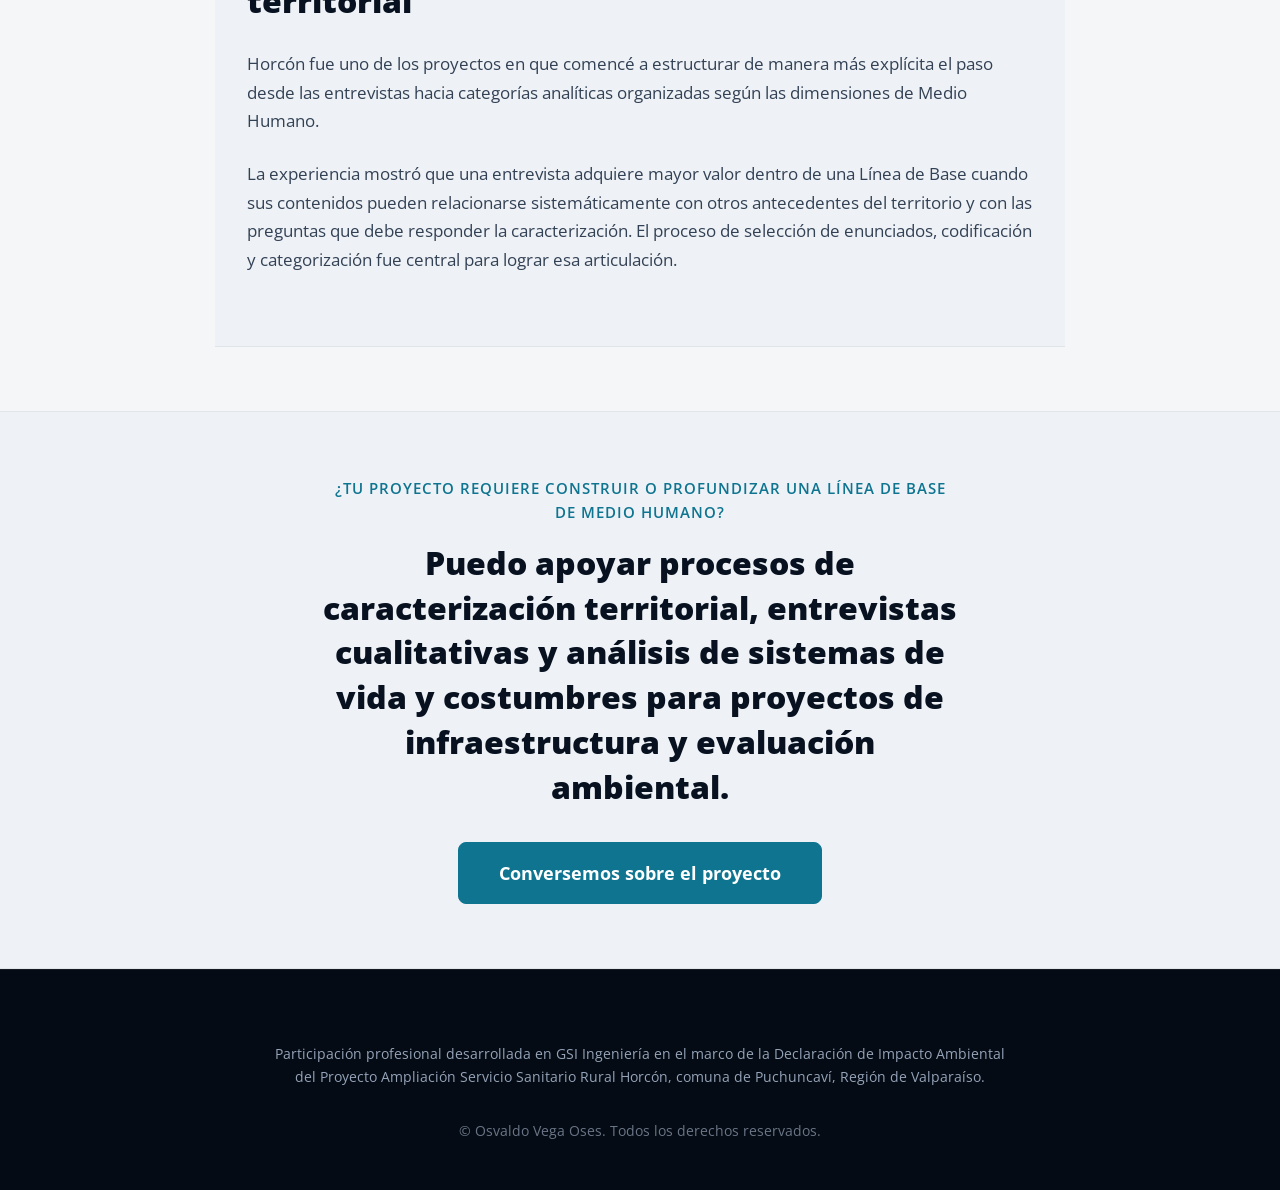
<file: proyectos/medio-humano-horcon.html>
<!DOCTYPE html>
<html lang="es">
<head>
    <meta charset="UTF-8">
    <script src="../contact-tracking.js" defer></script>
    <script src="../openai-conversions.js" defer></script>

    <!-- Google Tag Manager -->
    <script>(function(w,d,s,l,i){w[l]=w[l]||[];w[l].push({'gtm.start':
    new Date().getTime(),event:'gtm.js'});var f=d.getElementsByTagName(s)[0],
    j=d.createElement(s),dl=l!='dataLayer'?'&l='+l:'';j.async=true;j.src=
    'https://www.googletagmanager.com/gtm.js?id='+i+dl;f.parentNode.insertBefore(j,f);
    })(window,document,'script','dataLayer','GTM-NN64BQC5');</script>
    <!-- End Google Tag Manager -->

    <!-- Microsoft Clarity -->
    <script type="text/javascript">
        (function(c,l,a,r,i,t,y){
            c[a]=c[a]||function(){(c[a].q=c[a].q||[]).push(arguments)};
            t=l.createElement(r);t.async=1;t.src="https://www.clarity.ms/tag/"+i;
            y=l.getElementsByTagName(r)[0];y.parentNode.insertBefore(t,y);
        })(window, document, "clarity", "script", "ypzia0e866");
    </script>
    <!-- End Microsoft Clarity -->

    <meta name="viewport" content="width=device-width, initial-scale=1.0">
    <title>Medio Humano Horcón | Osvaldo Vega Oses</title>
    <meta name="description" content="Caso profesional de Osvaldo Vega Oses en el componente de Medio Humano de la Declaración de Impacto Ambiental del proyecto Ampliación Servicio Sanitario Rural Horcón, Puchuncaví. Entrevistas semiestructuradas, análisis cualitativo y cinco dimensiones de Medio Humano.">

    <meta property="og:type" content="article">
    <meta property="og:title" content="Medio Humano Horcón | Caso profesional">
    <meta property="og:description" content="Línea de Base de Medio Humano con entrevistas semiestructuradas, codificación, categorización y matrices de análisis aplicadas a evaluación ambiental en Puchuncaví.">

    <link rel="preconnect" href="https://fonts.googleapis.com">
    <link rel="preconnect" href="https://fonts.gstatic.com" crossorigin>
    <link href="https://fonts.googleapis.com/css2?family=Open+Sans:wght@300;400;600;700;800&display=swap" rel="stylesheet">
    <link rel="stylesheet" href="../style.css">
    <link rel="stylesheet" href="https://cdnjs.cloudflare.com/ajax/libs/font-awesome/6.4.0/css/all.min.css">

    <!-- SEO técnico -->
    <meta name="robots" content="index, follow">
    <link rel="canonical" href="https://osvaldovega.cl/proyectos/medio-humano-horcon.html">

    <meta property="og:site_name" content="Osvaldo Vega Oses">
    <meta property="og:locale" content="es_CL">
    <meta property="og:url" content="https://osvaldovega.cl/proyectos/medio-humano-horcon.html">

    <meta name="twitter:card" content="summary_large_image">
    <meta name="twitter:title" content="Medio Humano Horcón | Caso profesional">
    <meta name="twitter:description" content="Línea de Base de Medio Humano con entrevistas semiestructuradas, codificación, categorización y matrices de análisis aplicadas a evaluación ambiental en Puchuncaví.">


    <!-- Imagen social -->
    <meta property="og:image" content="https://osvaldovega.cl/assets/seo/osvaldo-vega-og.jpg">
    <meta property="og:image:width" content="1200">
    <meta property="og:image:height" content="630">
    <meta property="og:image:alt" content="Osvaldo Vega Oses — Sociólogo, Medio Humano y Participación Ciudadana">
    <meta name="twitter:image" content="https://osvaldovega.cl/assets/seo/osvaldo-vega-og.jpg">
    <meta name="twitter:image:alt" content="Osvaldo Vega Oses — Sociólogo, Medio Humano y Participación Ciudadana">

</head>
<body>

    <!-- Google Tag Manager (noscript) -->
    <noscript><iframe src="https://www.googletagmanager.com/ns.html?id=GTM-NN64BQC5"
    height="0" width="0" style="display:none;visibility:hidden"></iframe></noscript>
    <!-- End Google Tag Manager (noscript) -->

    <header id="header">
        <div class="container">
            <nav aria-label="Navegación principal">
                <a href="../index.html#inicio" class="logo" aria-label="Ir al inicio">OVO<span class="text-gradient">.</span></a>
                <button class="nav-toggle" id="nav-toggle" aria-label="Abrir menú de navegación" aria-expanded="false">
                    <i class="fa-solid fa-bars"></i>
                </button>
                <ul class="nav-links" id="nav-links">
                    <li><a href="../index.html#proyectos">Proyectos</a></li>
                    <li><a href="../index.html#que-hago">Servicios</a></li>
                    <li><a href="../index.html#metodologia">Cómo trabajo</a></li>
                    <li><a href="../index.html#sobre-mi">Sobre mí</a></li>
                    <li><a href="../index.html#innovacion">Innovación</a></li>
                    <li><a href="../index.html#contacto"><i class="fa-regular fa-envelope" aria-hidden="true"></i> Contacto</a></li>
                </ul>
            </nav>
        </div>
    </header>

    <main class="case-study">

        <!-- Hero Section con fotografía en grid 2 columnas (65% texto / 35% imagen) -->
        <section class="case-hero">
            <div class="container">
                <div class="case-hero-grid" style="grid-template-columns: 1.85fr 1fr;">
                    <div class="case-hero-content">
                        <span class="case-kicker">CASO SELECCIONADO · MEDIO HUMANO · EVALUACIÓN AMBIENTAL</span>

                        <div class="case-meta">
                            <span><i class="fa-regular fa-calendar"></i> Participación profesional · 2024</span>
                            <span><i class="fa-solid fa-location-dot"></i> Puchuncaví · Región de Valparaíso</span>
                        </div>

                        <span style="display: block; color: var(--text-secondary); font-size: 0.95rem; margin-top: 0.8rem; margin-bottom: 0.5rem;"><i class="fa-solid fa-building-columns"></i> GSI Ingeniería · Declaración de Impacto Ambiental</span>

                        <h1 style="margin-top: 0.5rem; max-width: 1200px; text-wrap: balance;">Ampliación Servicio Sanitario Rural Horcón</h1>
                        <p style="color: #ffffff; font-size: 1.25rem; font-weight: 600; margin-top: 1rem;">Medio Humano · Línea de Base · Entrevistas y análisis cualitativo</p>

                        <p class="case-lead">Participé en el desarrollo del componente de Medio Humano para la Declaración de Impacto Ambiental del proyecto Ampliación Servicio Sanitario Rural Horcón y elaboré el Informe de Entrevistas de Línea de Base. El trabajo integró revisión de antecedentes, caracterización territorial, entrevistas semiestructuradas y análisis cualitativo organizado según las cinco dimensiones utilizadas para caracterizar los sistemas de vida y costumbres de grupos humanos.</p>

                        <div class="case-tags">
                            <span class="tag-item">Medio Humano</span>
                            <span class="tag-item">Informe de Entrevistas</span>
                            <span class="tag-item">Análisis cualitativo</span>
                            <span class="tag-item">Cinco dimensiones</span>
                        </div>
                    </div>

                    <div class="case-hero-media">
                        <img src="../Fotos_proyectos/webp/horcon/calle-interior-horcon.webp"
                             alt="Calle interior del sector Horcón vinculada a la caracterización territorial de Medio Humano."
                             class="case-hero-img">
                        <div class="case-hero-caption">Vista de calle interior y entorno habitado en el área estudiada.</div>
                    </div>
                </div>
            </div>
        </section>

        <!-- Barra de Navegación del Caso + Controles de Acordeón -->
        <nav class="case-nav-bar" aria-label="Navegación interna del caso">
            <div class="container case-nav-container">
                <ul class="case-nav-links">
                    <li><a href="#resumen">Resumen</a></li>
                    <li><a href="#entrevistas">Entrevistas</a></li>
                    <li><a href="#hallazgos">Hallazgos</a></li>
                    <li><a href="#alcance">Alcance</a></li>
                </ul>
                <div class="case-nav-controls">
                    <button id="btn-expand-all" class="btn-case-control" type="button" aria-label="Expandir todos los acordeones del caso">
                        <i class="fa-solid fa-angles-down"></i> Expandir todo
                    </button>
                    <button id="btn-collapse-all" class="btn-case-control" type="button" aria-label="Contraer todos los acordeones del caso">
                        <i class="fa-solid fa-angles-up"></i> Contraer todo
                    </button>
                </div>
            </div>
        </nav>

        <!-- RESUMEN — SIEMPRE VISIBLE -->
        <section id="resumen" class="case-section section-alt">
            <div class="container" style="max-width: 850px; margin: 0 auto;">
                <h2>El proyecto y mi contribución</h2>
                <p>El proyecto contempló la ampliación del sistema de agua potable rural de Horcón mediante la habilitación de pozos, una caseta de tratamiento, nuevos estanques, una planta elevadora y una red de distribución. Las obras se distribuían en distintos sectores de la comuna de Puchuncaví, incluyendo Caleta Horcón y Chocota, lo que hizo necesario identificar y caracterizar los grupos humanos potencialmente relacionados con cada componente.</p>
                <p>Por tratarse de una Declaración de Impacto Ambiental, la evaluación requería desarrollar el componente de Medio Humano, que incluyó la delimitación del Área de Influencia, la caracterización territorial y documental y la producción de información primaria mediante entrevistas.</p>
                <p><strong>Mi contribución:</strong> Participé en el desarrollo del componente de Medio Humano y elaboré el Informe de Entrevistas de Línea de Base. El informe organizó la información cualitativa obtenida de actores comunitarios según las cinco dimensiones utilizadas para caracterizar los sistemas de vida y costumbres de grupos humanos, aportando antecedentes incorporados a la caracterización territorial de la DIA.</p>
            </div>

            <!-- Indicadores Principales — SIEMPRE VISIBLES -->
            <div class="container" style="margin-top: 2.5rem;">
                <div style="display: grid; grid-template-columns: repeat(auto-fit, minmax(200px, 1fr)); gap: 1.5rem; max-width: 750px; margin: 0 auto;">
                    <div style="background: rgba(0, 240, 255, 0.05); border: 1px solid rgba(0, 240, 255, 0.2); border-radius: 10px; padding: 2rem; text-align: center;">
                        <div style="font-size: 3rem; font-weight: 800; color: var(--accent-cyan); line-height: 1;">5</div>
                        <div style="font-size: 0.95rem; color: #fff; margin-top: 0.8rem; font-weight: 600;">dimensiones de Medio Humano</div>
                    </div>

                    <div style="background: rgba(0, 240, 255, 0.05); border: 1px solid rgba(0, 240, 255, 0.2); border-radius: 10px; padding: 2rem; text-align: center;">
                        <div style="font-size: 3rem; font-weight: 800; color: var(--accent-cyan); line-height: 1;">6</div>
                        <div style="font-size: 0.95rem; color: #fff; margin-top: 0.8rem; font-weight: 600;">entrevistas semiestructuradas</div>
                    </div>

                    <div style="background: rgba(0, 240, 255, 0.05); border: 1px solid rgba(0, 240, 255, 0.2); border-radius: 10px; padding: 2rem; text-align: center;">
                        <div style="font-size: 3rem; font-weight: 800; color: var(--accent-cyan); line-height: 1;">7</div>
                        <div style="font-size: 0.95rem; color: #fff; margin-top: 0.8rem; font-weight: 600;">personas participantes</div>
                    </div>
                </div>
                <p style="text-align: center; color: var(--text-secondary); margin-top: 1.8rem; font-size: 0.85rem; max-width: 650px; margin-left: auto; margin-right: auto; font-style: italic;">Las seis entrevistas incluyeron siete personas participantes vinculadas a organizaciones territoriales, actividad comercial, vivienda, pesca y administración del APR.</p>
            </div>

            <!-- Desplegable compacto: Estructura territorial -->
            <div class="container" style="max-width: 850px; margin: 2.5rem auto 0 auto;">
                <details class="case-accordion case-accordion-compact">
                    <summary class="case-accordion-summary">
                        <span class="case-accordion-summary-header">
                            <span class="case-accordion-title"><i class="fa-solid fa-map-location"></i> Ver estructura territorial del estudio</span>
                            <span class="case-accordion-hint">Puchuncaví · Camino a Horcón · Caleta Horcón · Chocota</span>
                        </span>
                        <span class="accordion-icon-badge" aria-hidden="true">
                            <i class="fa-solid fa-chevron-down"></i>
                        </span>
                    </summary>
                    <div class="case-accordion-content">
                        <p>La Línea de Base de Medio Humano no trabajó el área de influencia como un único polígono homogéneo. El Informe de Medio Humano distingue sectores asociados a los distintos componentes de la obra:</p>

                        <div style="display: flex; flex-direction: column; gap: 0.7rem; max-width: 620px; margin: 1.5rem auto;">
                            <div style="background: rgba(255,255,255,0.03); border: 1px solid rgba(255,255,255,0.1); border-left: 4px solid var(--accent-cyan); border-radius: 0 8px 8px 0; padding: 1rem 1.3rem; display: flex; flex-wrap: wrap; justify-content: space-between; align-items: center; gap: 0.6rem;">
                                <div style="font-weight: 700; color: #fff; font-size: 0.92rem;">HABILITACIÓN DE POZOS</div>
                                <div style="color: var(--text-secondary); font-size: 0.88rem;">Puchuncaví</div>
                            </div>
                            <div style="background: rgba(255,255,255,0.03); border: 1px solid rgba(255,255,255,0.1); border-left: 4px solid var(--accent-cyan); border-radius: 0 8px 8px 0; padding: 1rem 1.3rem; display: flex; flex-wrap: wrap; justify-content: space-between; align-items: center; gap: 0.6rem;">
                                <div style="font-weight: 700; color: #fff; font-size: 0.92rem;">ESTANQUES Y PLANTA ELEVADORA</div>
                                <div style="color: var(--text-secondary); font-size: 0.88rem;">Camino a Horcón</div>
                            </div>
                            <div style="background: rgba(255,255,255,0.03); border: 1px solid rgba(255,255,255,0.1); border-left: 4px solid var(--accent-cyan); border-radius: 0 8px 8px 0; padding: 1rem 1.3rem; display: flex; flex-wrap: wrap; justify-content: space-between; align-items: center; gap: 0.6rem;">
                                <div style="font-weight: 700; color: #fff; font-size: 0.92rem;">RED DE DISTRIBUCIÓN</div>
                                <div style="color: var(--text-secondary); font-size: 0.88rem;">Caleta Horcón</div>
                            </div>
                            <div style="background: rgba(255,255,255,0.03); border: 1px solid rgba(255,255,255,0.1); border-left: 4px solid var(--accent-cyan); border-radius: 0 8px 8px 0; padding: 1rem 1.3rem; display: flex; flex-wrap: wrap; justify-content: space-between; align-items: center; gap: 0.6rem;">
                                <div style="font-weight: 700; color: #fff; font-size: 0.92rem;">RED DE DISTRIBUCIÓN</div>
                                <div style="color: var(--text-secondary); font-size: 0.88rem;">Chocota</div>
                            </div>
                        </div>

                        <figure class="case-photo-container" style="margin: 1.8rem 0 0 0;">
                            <img src="../Fotos_proyectos/webp/horcon/estanque-y-camino-viejo-horcon.webp"
                                 alt="Estanque y camino interior considerados en la caracterización territorial del proyecto."
                                 class="case-photo-img">
                            <figcaption class="case-photo-caption">Infraestructura y camino interior en el sector analizado por la Línea de Base.</figcaption>
                        </figure>
                        <p style="color: var(--text-secondary); font-size: 0.85rem; font-style: italic; margin-top: 1rem;">El esquema es conceptual y resume la distribución territorial de obras y áreas de estudio; no representa límites cartográficos del Área de Influencia.</p>
                    </div>
                </details>
            </div>
        </section>

        <!-- ACORDEÓN 1 — Cómo se construyó el análisis de entrevistas -->
        <section id="entrevistas" class="case-section">
            <div class="container" style="max-width: 850px; margin: 0 auto;">
                <details class="case-accordion">
                    <summary class="case-accordion-summary">
                        <span class="case-accordion-summary-header">
                            <span class="case-accordion-title"><i class="fa-solid fa-magnifying-glass-chart"></i> Cómo se construyó el análisis de entrevistas</span>
                            <span class="case-accordion-hint">Entrevistas semiestructuradas · selección de enunciados · codificación · categorización · matrices de análisis</span>
                        </span>
                        <span class="accordion-icon-badge" aria-hidden="true">
                            <i class="fa-solid fa-chevron-down"></i>
                        </span>
                    </summary>
                    <div class="case-accordion-content">
                        <h3>De los actores al análisis</h3>
                        <p>Las seis entrevistas fueron realizadas con siete personas vinculadas a organizaciones territoriales, actividad comercial, vivienda, pesca y administración del APR. La selección buscó recoger perspectivas desde ámbitos relevantes para la caracterización del Medio Humano del área.</p>
                        <p>Se utilizó una pauta semiestructurada diseñada en función de las dimensiones del estudio, lo que permitió profundizar determinados contenidos durante las conversaciones sin perder la relación con los aspectos requeridos para la caracterización territorial.</p>

                        <h3 style="margin-top: 2rem;">El proceso analítico</h3>
                        <p>Las entrevistas no fueron incorporadas directamente a la Línea de Base como citas aisladas. Su procesamiento incluyó fases sucesivas orientadas a organizar el contenido cualitativo de forma sistemática:</p>

                        <div class="case-figure" style="padding: 2rem 1.5rem; margin: 1.8rem 0;">
                            <div style="text-align: center; margin-bottom: 1.5rem;">
                                <span class="tag-item" style="background: rgba(0, 240, 255, 0.1); color: var(--accent-cyan); padding: 0.4rem 1rem; border-radius: 20px; font-size: 0.85rem; display: inline-block; margin-bottom: 0.8rem;">Procedimiento documentado</span>
                                <h4 style="font-size: 1.4rem; margin-bottom: 0.5rem; color: #fff; text-wrap: balance;">Del relato a categorías de análisis</h4>
                            </div>

                            <div style="max-width: 480px; margin: 0 auto; display: flex; flex-direction: column; align-items: center; gap: 0;">
                                <div style="width: 100%; border: 1px solid rgba(0,240,255,0.3); border-radius: 6px; padding: 1rem; background: rgba(0,240,255,0.07); text-align: center; font-size: 0.9rem; font-weight: 600; color: #fff;">ENTREVISTAS SEMIESTRUCTURADAS</div>
                                <div style="color: var(--accent-cyan); font-size: 1.2rem; padding: 0.25rem 0;">↓</div>

                                <div style="width: 100%; border: 1px solid rgba(255,255,255,0.1); border-radius: 6px; padding: 0.9rem; background: rgba(0,0,0,0.3); text-align: center; font-size: 0.9rem; font-weight: 500;">SELECCIÓN DE ENUNCIADOS</div>
                                <div style="color: var(--accent-cyan); font-size: 1.2rem; padding: 0.25rem 0;">↓</div>

                                <div style="width: 100%; border: 1px solid rgba(255,255,255,0.1); border-radius: 6px; padding: 0.9rem; background: rgba(0,0,0,0.3); text-align: center; font-size: 0.9rem; font-weight: 500;">CODIFICACIÓN</div>
                                <div style="color: var(--accent-cyan); font-size: 1.2rem; padding: 0.25rem 0;">↓</div>

                                <div style="width: 100%; border: 1px solid rgba(255,255,255,0.1); border-radius: 6px; padding: 0.9rem; background: rgba(0,0,0,0.3); text-align: center; font-size: 0.9rem; font-weight: 500;">CATEGORIZACIÓN</div>
                                <div style="color: var(--accent-cyan); font-size: 1.2rem; padding: 0.25rem 0;">↓</div>

                                <div style="width: 100%; border: 1px solid rgba(255,255,255,0.1); border-radius: 6px; padding: 0.9rem; background: rgba(0,0,0,0.3); text-align: center; font-size: 0.9rem; font-weight: 500;">PATRONES / RELACIONES</div>
                                <div style="color: var(--accent-cyan); font-size: 1.2rem; padding: 0.25rem 0;">↓</div>

                                <div style="width: 100%; border: 1px solid var(--accent-cyan); border-radius: 6px; padding: 1rem; background: rgba(0,240,255,0.1); text-align: center; font-size: 0.95rem; font-weight: 700; color: #fff;">CINCO DIMENSIONES DE MEDIO HUMANO</div>
                            </div>

                            <p style="text-align: center; color: var(--text-secondary); margin-top: 1.5rem; font-size: 0.85rem; font-style: italic; max-width: 580px; margin-left: auto; margin-right: auto;">El esquema sintetiza el procedimiento documentado en el Informe de Entrevistas y no representa herramientas metodológicas desarrolladas posteriormente en otros proyectos.</p>
                        </div>

                        <h3 style="margin-top: 1.5rem;">Matrices de análisis</h3>
                        <p>El proceso utilizó matrices de análisis para organizar códigos, categorías y relaciones identificadas en las distintas fases. Los códigos y categorías fueron luego agrupados y reorganizados para articularse con las dimensiones de Medio Humano requeridas por la caracterización.</p>
                        <p>Este procedimiento permitió que los contenidos de las entrevistas pudieran ser relacionados con otros antecedentes territoriales y documentales, en lugar de quedar como registros cualitativos independientes.</p>
                    </div>
                </details>
            </div>
        </section>

        <!-- CINCO DIMENSIONES — SIEMPRE VISIBLE -->
        <section class="case-section section-alt">
            <div class="container" style="max-width: 850px; margin: 0 auto;">
                <h2>Cinco dimensiones para leer el territorio</h2>
                <p>El análisis de entrevistas y la caracterización territorial fueron organizados considerando cinco dimensiones de Medio Humano.</p>

                <div style="display: grid; grid-template-columns: repeat(auto-fit, minmax(200px, 1fr)); gap: 1rem; margin-top: 2rem;">
                    <div style="background: rgba(255,255,255,0.03); border: 1px solid rgba(255,255,255,0.1); border-radius: 8px; padding: 1.5rem;">
                        <h3 style="color: var(--accent-cyan); font-size: 1rem; margin-bottom: 0.7rem; text-transform: uppercase; font-weight: 700;">Geográfica</h3>
                        <p style="font-size: 0.88rem; color: var(--text-secondary); margin: 0; line-height: 1.5;">Movilidad, localización, conectividad y relaciones espaciales.</p>
                    </div>
                    <div style="background: rgba(255,255,255,0.03); border: 1px solid rgba(255,255,255,0.1); border-radius: 8px; padding: 1.5rem;">
                        <h3 style="color: var(--accent-cyan); font-size: 1rem; margin-bottom: 0.7rem; text-transform: uppercase; font-weight: 700;">Demográfica</h3>
                        <p style="font-size: 0.88rem; color: var(--text-secondary); margin: 0; line-height: 1.5;">Composición y dinámicas de población.</p>
                    </div>
                    <div style="background: rgba(255,255,255,0.03); border: 1px solid rgba(255,255,255,0.1); border-radius: 8px; padding: 1.5rem;">
                        <h3 style="color: var(--accent-cyan); font-size: 1rem; margin-bottom: 0.7rem; text-transform: uppercase; font-weight: 700;">Antropológica</h3>
                        <p style="font-size: 0.88rem; color: var(--text-secondary); margin: 0; line-height: 1.5;">Prácticas, celebraciones, pertenencia e identidad territorial.</p>
                    </div>
                    <div style="background: rgba(255,255,255,0.03); border: 1px solid rgba(255,255,255,0.1); border-radius: 8px; padding: 1.5rem;">
                        <h3 style="color: var(--accent-cyan); font-size: 1rem; margin-bottom: 0.7rem; text-transform: uppercase; font-weight: 700;">Socioeconómica</h3>
                        <p style="font-size: 0.88rem; color: var(--text-secondary); margin: 0; line-height: 1.5;">Pesca, turismo, comercio y otras actividades económicas.</p>
                    </div>
                    <div style="background: rgba(255,255,255,0.03); border: 1px solid rgba(255,255,255,0.1); border-radius: 8px; padding: 1.5rem;">
                        <h3 style="color: var(--accent-cyan); font-size: 1rem; margin-bottom: 0.7rem; text-transform: uppercase; font-weight: 700;">Bienestar Social Básico</h3>
                        <p style="font-size: 0.88rem; color: var(--text-secondary); margin: 0; line-height: 1.5;">Acceso a agua, educación, salud, equipamiento y otros servicios.</p>
                    </div>
                </div>
            </div>
        </section>

        <!-- ACORDEÓN 2 — Qué aportaron las entrevistas a la caracterización -->
        <section id="hallazgos" class="case-section">
            <div class="container" style="max-width: 850px; margin: 0 auto;">
                <details class="case-accordion">
                    <summary class="case-accordion-summary">
                        <span class="case-accordion-summary-header">
                            <span class="case-accordion-title"><i class="fa-solid fa-comments"></i> Qué aportaron las entrevistas a la caracterización</span>
                            <span class="case-accordion-hint">Vida cotidiana · cultura local · economía · servicios · relaciones territoriales</span>
                        </span>
                        <span class="accordion-icon-badge" aria-hidden="true">
                            <i class="fa-solid fa-chevron-down"></i>
                        </span>
                    </summary>
                    <div class="case-accordion-content">
                        <p style="color: var(--text-secondary); font-style: italic; margin-bottom: 2rem;">Los antecedentes descritos a continuación provienen del análisis de entrevistas cualitativas. No deben interpretarse como representación estadística de la población ni como conclusiones sobre impactos del proyecto.</p>

                        <div style="display: flex; flex-direction: column; gap: 1.2rem;">

                            <div style="background: rgba(255,255,255,0.03); border: 1px solid rgba(255,255,255,0.1); border-left: 4px solid var(--accent-cyan); border-radius: 0 8px 8px 0; padding: 1.3rem 1.5rem;">
                                <h3 style="font-size: 1rem; color: var(--accent-cyan); margin: 0 0 0.6rem 0; text-transform: uppercase; font-weight: 700; letter-spacing: 0.04em;">A. Territorio y movilidad</h3>
                                <p style="font-size: 0.92rem; color: var(--text-secondary); margin: 0; line-height: 1.6;">Las entrevistas permiten reconocer relaciones cotidianas entre las localidades del área de estudio: desplazamientos, accesos y vínculos que estructuran la movilidad territorial de los grupos humanos vinculados al proyecto.</p>
                            </div>

                            <div style="background: rgba(255,255,255,0.03); border: 1px solid rgba(255,255,255,0.1); border-left: 4px solid var(--accent-cyan); border-radius: 0 8px 8px 0; padding: 1.3rem 1.5rem;">
                                <h3 style="font-size: 1rem; color: var(--accent-cyan); margin: 0 0 0.6rem 0; text-transform: uppercase; font-weight: 700; letter-spacing: 0.04em;">B. Economía local y estacionalidad</h3>
                                <p style="font-size: 0.92rem; color: var(--text-secondary); margin: 0; line-height: 1.6;">Entre los temas identificados, las personas entrevistadas refieren el turismo, la pesca y el comercio gastronómico como actividades relevantes en Horcón. Los antecedentes describen una economía local con marcada estacionalidad.</p>
                            </div>

                            <div style="background: rgba(255,255,255,0.03); border: 1px solid rgba(255,255,255,0.1); border-left: 4px solid var(--accent-cyan); border-radius: 0 8px 8px 0; padding: 1.3rem 1.5rem;">
                                <h3 style="font-size: 1rem; color: var(--accent-cyan); margin: 0 0 0.6rem 0; text-transform: uppercase; font-weight: 700; letter-spacing: 0.04em;">C. Prácticas culturales e identidad</h3>
                                <p style="font-size: 0.92rem; color: var(--text-secondary); margin: 0; line-height: 1.6;">Las entrevistas permiten reconocer la importancia de celebraciones vinculadas a San Pedro y su rol sociocultural dentro de la comunidad. La caracterización antropológica incorpora estos elementos como parte de la descripción de prácticas comunitarias.</p>
                            </div>

                            <div style="background: rgba(255,255,255,0.03); border: 1px solid rgba(255,255,255,0.1); border-left: 4px solid var(--accent-cyan); border-radius: 0 8px 8px 0; padding: 1.3rem 1.5rem;">
                                <h3 style="font-size: 1rem; color: var(--accent-cyan); margin: 0 0 0.6rem 0; text-transform: uppercase; font-weight: 700; letter-spacing: 0.04em;">D. Servicios básicos y agua</h3>
                                <p style="font-size: 0.92rem; color: var(--text-secondary); margin: 0; line-height: 1.6;">La caracterización incorpora antecedentes sobre diferencias territoriales en el acceso a servicios básicos y situaciones asociadas al abastecimiento de agua. El acceso a agua potable rural fue un tema presente tanto en las entrevistas como en la actividad de Participación Ciudadana.</p>
                            </div>

                            <div style="background: rgba(255,255,255,0.03); border: 1px solid rgba(255,255,255,0.1); border-left: 4px solid var(--accent-cyan); border-radius: 0 8px 8px 0; padding: 1.3rem 1.5rem;">
                                <h3 style="font-size: 1rem; color: var(--accent-cyan); margin: 0 0 0.6rem 0; text-transform: uppercase; font-weight: 700; letter-spacing: 0.04em;">E. Relación Horcón–Chocota</h3>
                                <p style="font-size: 0.92rem; color: var(--text-secondary); margin: 0; line-height: 1.6;">Los antecedentes permiten reconocer que ambas localidades mantienen relaciones territoriales, culturales y funcionales. La caracterización describe estos vínculos sin homogeneizar las particularidades de cada sector.</p>
                            </div>

                        </div>

                        <!-- Datos PAC complementarios -->
                        <div style="margin-top: 2rem; background: rgba(255,255,255,0.02); border: 1px solid rgba(255,255,255,0.07); border-radius: 8px; padding: 1.5rem;">
                            <h3 style="font-size: 1rem; color: var(--text-primary); text-align: center; margin-bottom: 1.2rem;">Actividad de Participación Ciudadana</h3>
                            <p style="font-size: 0.9rem; color: var(--text-secondary); text-align: center; margin-bottom: 1.5rem;">En mayo de 2024 se realizó una actividad participativa con actores comunitarios vinculados al proyecto. Sus resultados fueron incorporados como antecedentes complementarios.</p>
                            <div style="display: flex; flex-wrap: wrap; justify-content: center; gap: 2rem;">
                                <div style="text-align: center;">
                                    <div style="font-size: 2rem; font-weight: 700; color: var(--accent-cyan);">26</div>
                                    <div style="font-size: 0.82rem; color: var(--text-secondary);">asistencias registradas<br><span style="font-size: 0.78rem;">16 mujeres · 10 hombres</span></div>
                                </div>
                                <div style="width: 1px; background: rgba(255,255,255,0.1);"></div>
                                <div style="text-align: center;">
                                    <div style="font-size: 2rem; font-weight: 700; color: var(--accent-cyan);">95,5%</div>
                                    <div style="font-size: 0.82rem; color: var(--text-secondary);">evaluación positiva<br>de la claridad de la información</div>
                                </div>
                                <div style="width: 1px; background: rgba(255,255,255,0.1);"></div>
                                <div style="text-align: center;">
                                    <div style="font-size: 2rem; font-weight: 700; color: var(--accent-cyan);">95,5%</div>
                                    <div style="font-size: 0.82rem; color: var(--text-secondary);">evaluación positiva<br>de la resolución de dudas</div>
                                </div>
                            </div>
                            <p style="text-align: center; color: var(--text-secondary); font-size: 0.82rem; font-style: italic; margin: 1.2rem 0 0 0;">La convocatoria apareció como un aspecto susceptible de mejora dentro de las evaluaciones.</p>
                        </div>
                    </div>
                </details>
            </div>
        </section>

        <!-- DE LAS ENTREVISTAS A LA LÍNEA DE BASE — SIEMPRE VISIBLE -->
        <section class="case-section section-alt">
            <div class="container" style="max-width: 850px; margin: 0 auto;">
                <h2>De las entrevistas a la Línea de Base</h2>
                <p>Las entrevistas no constituyeron un producto separado de la caracterización territorial. Su análisis fue utilizado para complementar la información secundaria y aportar antecedentes cualitativos a las cinco dimensiones de Medio Humano.</p>
                <p>Este proceso permitió relacionar relatos sobre vida cotidiana, actividades económicas, prácticas culturales, movilidad y acceso a servicios con la caracterización territorial desarrollada en la Línea de Base.</p>
            </div>
        </section>

        <!-- ACORDEÓN 3 — Cadena completa de análisis cualitativo -->
        <section class="case-section">
            <div class="container" style="max-width: 850px; margin: 0 auto;">
                <details class="case-accordion">
                    <summary class="case-accordion-summary">
                        <span class="case-accordion-summary-header">
                            <span class="case-accordion-title"><i class="fa-solid fa-diagram-project"></i> Ver cadena completa de análisis cualitativo</span>
                            <span class="case-accordion-hint">De los actores entrevistados a la caracterización de Medio Humano</span>
                        </span>
                        <span class="accordion-icon-badge" aria-hidden="true">
                            <i class="fa-solid fa-chevron-down"></i>
                        </span>
                    </summary>
                    <div class="case-accordion-content">
                        <div class="case-figure" style="padding: 2rem 1.5rem; margin: 1rem 0;">
                            <div style="text-align: center; margin-bottom: 2rem;">
                                <span class="tag-item" style="background: rgba(0,240,255,0.1); color: var(--accent-cyan); padding: 0.4rem 1rem; border-radius: 20px; font-size: 0.85rem; display: inline-block; margin-bottom: 0.8rem;">Reconstrucción metodológica</span>
                                <h4 style="font-size: 1.5rem; margin-bottom: 0.5rem; color: #fff; text-wrap: balance;">De los actores a la caracterización de Medio Humano</h4>
                            </div>

                            <div style="display: flex; flex-direction: column; align-items: center; gap: 1rem; max-width: 620px; margin: 0 auto;">
                                <div style="width: 100%; border: 1px solid rgba(255,255,255,0.15); border-radius: 8px; padding: 1.2rem; background: rgba(0,0,0,0.3);">
                                    <div style="font-size: 0.78rem; text-transform: uppercase; letter-spacing: 0.05em; color: var(--accent-cyan); text-align: center; font-weight: 700; margin-bottom: 0.5rem;">ACTORES Y ORGANIZACIONES</div>
                                    <p style="text-align: center; color: var(--text-secondary); margin: 0; font-size: 0.9rem;">Organizaciones territoriales · comercio local · vivienda · pesca · APR</p>
                                </div>

                                <div style="color: var(--accent-cyan); font-size: 1.4rem;">↓</div>

                                <div style="width: 100%; border: 1px solid rgba(255,255,255,0.15); border-radius: 8px; padding: 1.2rem; background: rgba(0,0,0,0.3);">
                                    <div style="font-size: 0.78rem; text-transform: uppercase; letter-spacing: 0.05em; color: var(--accent-cyan); text-align: center; font-weight: 700; margin-bottom: 0.5rem;">ENTREVISTAS SEMIESTRUCTURADAS</div>
                                    <p style="text-align: center; color: var(--text-secondary); margin: 0; font-size: 0.9rem;">6 entrevistas · 7 personas · pauta semiestructurada por dimensiones</p>
                                </div>

                                <div style="color: var(--accent-cyan); font-size: 1.4rem;">↓</div>

                                <div style="width: 100%; border: 1px solid rgba(255,255,255,0.15); border-radius: 8px; padding: 1.2rem; background: rgba(0,0,0,0.3);">
                                    <div style="font-size: 0.78rem; text-transform: uppercase; letter-spacing: 0.05em; color: var(--accent-cyan); text-align: center; font-weight: 700; margin-bottom: 0.5rem;">SELECCIÓN DE ENUNCIADOS</div>
                                    <p style="text-align: center; color: var(--text-secondary); margin: 0; font-size: 0.9rem;">Identificación de fragmentos relevantes para las dimensiones del estudio</p>
                                </div>

                                <div style="color: var(--accent-cyan); font-size: 1.4rem;">↓</div>

                                <div style="width: 100%; border: 1px solid rgba(255,255,255,0.15); border-radius: 8px; padding: 1.2rem; background: rgba(0,0,0,0.3);">
                                    <div style="font-size: 0.78rem; text-transform: uppercase; letter-spacing: 0.05em; color: var(--accent-cyan); text-align: center; font-weight: 700; margin-bottom: 0.5rem;">CODIFICACIÓN Y CATEGORIZACIÓN</div>
                                    <p style="text-align: center; color: var(--text-secondary); margin: 0; font-size: 0.9rem;">Asignación de códigos · agrupación en categorías · codificación axial</p>
                                </div>

                                <div style="color: var(--accent-cyan); font-size: 1.4rem;">↓</div>

                                <div style="width: 100%; border: 1px solid rgba(255,255,255,0.15); border-radius: 8px; padding: 1.2rem; background: rgba(0,0,0,0.3);">
                                    <div style="font-size: 0.78rem; text-transform: uppercase; letter-spacing: 0.05em; color: var(--accent-cyan); text-align: center; font-weight: 700; margin-bottom: 0.5rem;">MATRICES DE ANÁLISIS</div>
                                    <p style="text-align: center; color: var(--text-secondary); margin: 0; font-size: 0.9rem;">Organización de códigos, categorías, ejemplos y relaciones identificadas</p>
                                </div>

                                <div style="color: var(--accent-cyan); font-size: 1.4rem;">↓</div>

                                <div style="width: 100%; border: 1px solid rgba(255,255,255,0.15); border-radius: 8px; padding: 1.2rem; background: rgba(0,0,0,0.3);">
                                    <div style="font-size: 0.78rem; text-transform: uppercase; letter-spacing: 0.05em; color: var(--accent-cyan); text-align: center; font-weight: 700; margin-bottom: 0.5rem;">CINCO DIMENSIONES</div>
                                    <p style="text-align: center; color: var(--text-secondary); margin: 0; font-size: 0.9rem;">Geográfica · Demográfica · Antropológica · Socioeconómica · Bienestar Social Básico</p>
                                </div>

                                <div style="color: var(--accent-cyan); font-size: 1.4rem;">↓</div>

                                <div style="width: 100%; border: 1px solid var(--accent-cyan); border-radius: 8px; padding: 1.4rem; background: rgba(0,240,255,0.1);">
                                    <div style="font-size: 0.85rem; text-transform: uppercase; letter-spacing: 0.08em; color: #fff; text-align: center; font-weight: 700; margin-bottom: 0.6rem;">CARACTERIZACIÓN DE MEDIO HUMANO</div>
                                    <p style="text-align: center; color: rgba(255,255,255,0.75); margin: 0; font-size: 0.88rem;">Antecedentes cualitativos incorporados a la Línea de Base de la DIA</p>
                                </div>
                            </div>

                            <p style="text-align: center; color: var(--text-secondary); margin-top: 1.5rem; font-size: 0.82rem; font-style: italic; max-width: 550px; margin-left: auto; margin-right: auto;">Esta cadena corresponde a una reconstrucción metodológica basada en el Informe de Entrevistas; no implica que existiera en ese momento una arquitectura formal de trazabilidad equivalente a proyectos posteriores.</p>
                        </div>
                    </div>
                </details>
            </div>
        </section>

        <!-- ALCANCE PROFESIONAL — SIEMPRE VISIBLE -->
        <section id="alcance" class="case-section section-alt">
            <div class="container" style="max-width: 850px; margin: 0 auto;">
                <div class="case-highlight">
                    <span class="tag-item" style="background: rgba(0,240,255,0.15); color: var(--accent-cyan); padding: 0.3rem 0.8rem; border-radius: 12px; font-size: 0.8rem; font-weight: 700; display: inline-block; margin-bottom: 0.8rem;">ALCANCE PROFESIONAL</span>
                    <h3 style="font-size: 1.4rem; color: #fff; margin-bottom: 0.8rem;">Participación en Medio Humano · 2024</h3>
                    <p style="margin: 0; font-size: 1.05rem;">Participé en el desarrollo del componente de Medio Humano para la Declaración de Impacto Ambiental y elaboré el Informe de Entrevistas de Línea de Base, cuyos resultados fueron incorporados como antecedentes cualitativos de la caracterización territorial.</p>
                </div>
            </div>
        </section>

        <!-- CAPACIDADES Y PRODUCTOS — SIEMPRE VISIBLES -->
        <section class="case-section">
            <div class="container" style="max-width: 850px; margin: 0 auto;">
                <div class="case-capabilities">
                    <div style="text-align: center; margin-bottom: 2rem;">
                        <h2 style="margin-bottom: 0.5rem;">Capacidades y productos desarrollados</h2>
                        <p style="color: var(--text-secondary);">Responsabilidades y entregables en el componente de Medio Humano</p>
                    </div>
                    <div class="case-tags" style="justify-content: center;">
                        <span class="tag-item">Línea de Base de Medio Humano</span>
                        <span class="tag-item">Informe de Entrevistas</span>
                        <span class="tag-item">Entrevistas semiestructuradas</span>
                        <span class="tag-item">Diseño de pauta</span>
                        <span class="tag-item">Análisis cualitativo</span>
                        <span class="tag-item">Codificación</span>
                        <span class="tag-item">Categorización</span>
                        <span class="tag-item">Matrices de análisis</span>
                        <span class="tag-item">Cinco dimensiones de Medio Humano</span>
                        <span class="tag-item">Caracterización territorial</span>
                        <span class="tag-item">Área de Influencia</span>
                        <span class="tag-item">Sistemas de vida y costumbres</span>
                        <span class="tag-item">Evaluación ambiental</span>
                    </div>
                </div>
            </div>
        </section>

        <!-- APRENDIZAJE FINAL — SIEMPRE VISIBLE -->
        <section class="case-section section-alt">
            <div class="container" style="max-width: 850px; margin: 0 auto;">
                <h2>De entrevistar actores a construir una lectura territorial</h2>
                <p>Horcón fue uno de los proyectos en que comencé a estructurar de manera más explícita el paso desde las entrevistas hacia categorías analíticas organizadas según las dimensiones de Medio Humano.</p>
                <p>La experiencia mostró que una entrevista adquiere mayor valor dentro de una Línea de Base cuando sus contenidos pueden relacionarse sistemáticamente con otros antecedentes del territorio y con las preguntas que debe responder la caracterización. El proceso de selección de enunciados, codificación y categorización fue central para lograr esa articulación.</p>
            </div>
        </section>

        <!-- CTA -->
        <section class="case-cta">
            <div class="container" style="text-align: center; max-width: 700px; margin: 0 auto;">
                <p style="color: var(--accent-cyan); font-weight: 600; font-size: 0.95rem; margin-bottom: 1rem; text-transform: uppercase; letter-spacing: 1px;">¿Tu proyecto requiere construir o profundizar una Línea de Base de Medio Humano?</p>
                <h2 style="font-size: 2rem; margin-bottom: 2rem;">Puedo apoyar procesos de caracterización territorial, entrevistas cualitativas y análisis de sistemas de vida y costumbres para proyectos de infraestructura y evaluación ambiental.</h2>
                <a href="mailto:contacto@osvaldovega.cl?subject=Consulta%20profesional%20-%20Horc%C3%B3n" class="btn btn-primary" style="font-size: 1.1rem; padding: 1rem 2.5rem;" data-contact-service="medio_humano" data-contact-source="caso" data-contact-case="medio-humano-horcon">Conversemos sobre el proyecto</a>
            </div>
        </section>
    </main>

    <footer class="footer">
        <div class="container" style="text-align: center; max-width: 800px; margin: 0 auto;">
            <p style="color: var(--text-secondary); font-size: 0.9rem; line-height: 1.6;">Participación profesional desarrollada en GSI Ingeniería en el marco de la Declaración de Impacto Ambiental del Proyecto Ampliación Servicio Sanitario Rural Horcón, comuna de Puchuncaví, Región de Valparaíso.</p>
            <p style="color: var(--text-secondary); font-size: 0.85rem; margin-top: 2rem; opacity: 0.7;">&copy; <span id="current-year"></span> Osvaldo Vega Oses. Todos los derechos reservados.</p>
        </div>
    </footer>

    <script src="../script.js"></script>
</body>
</html>
</file>
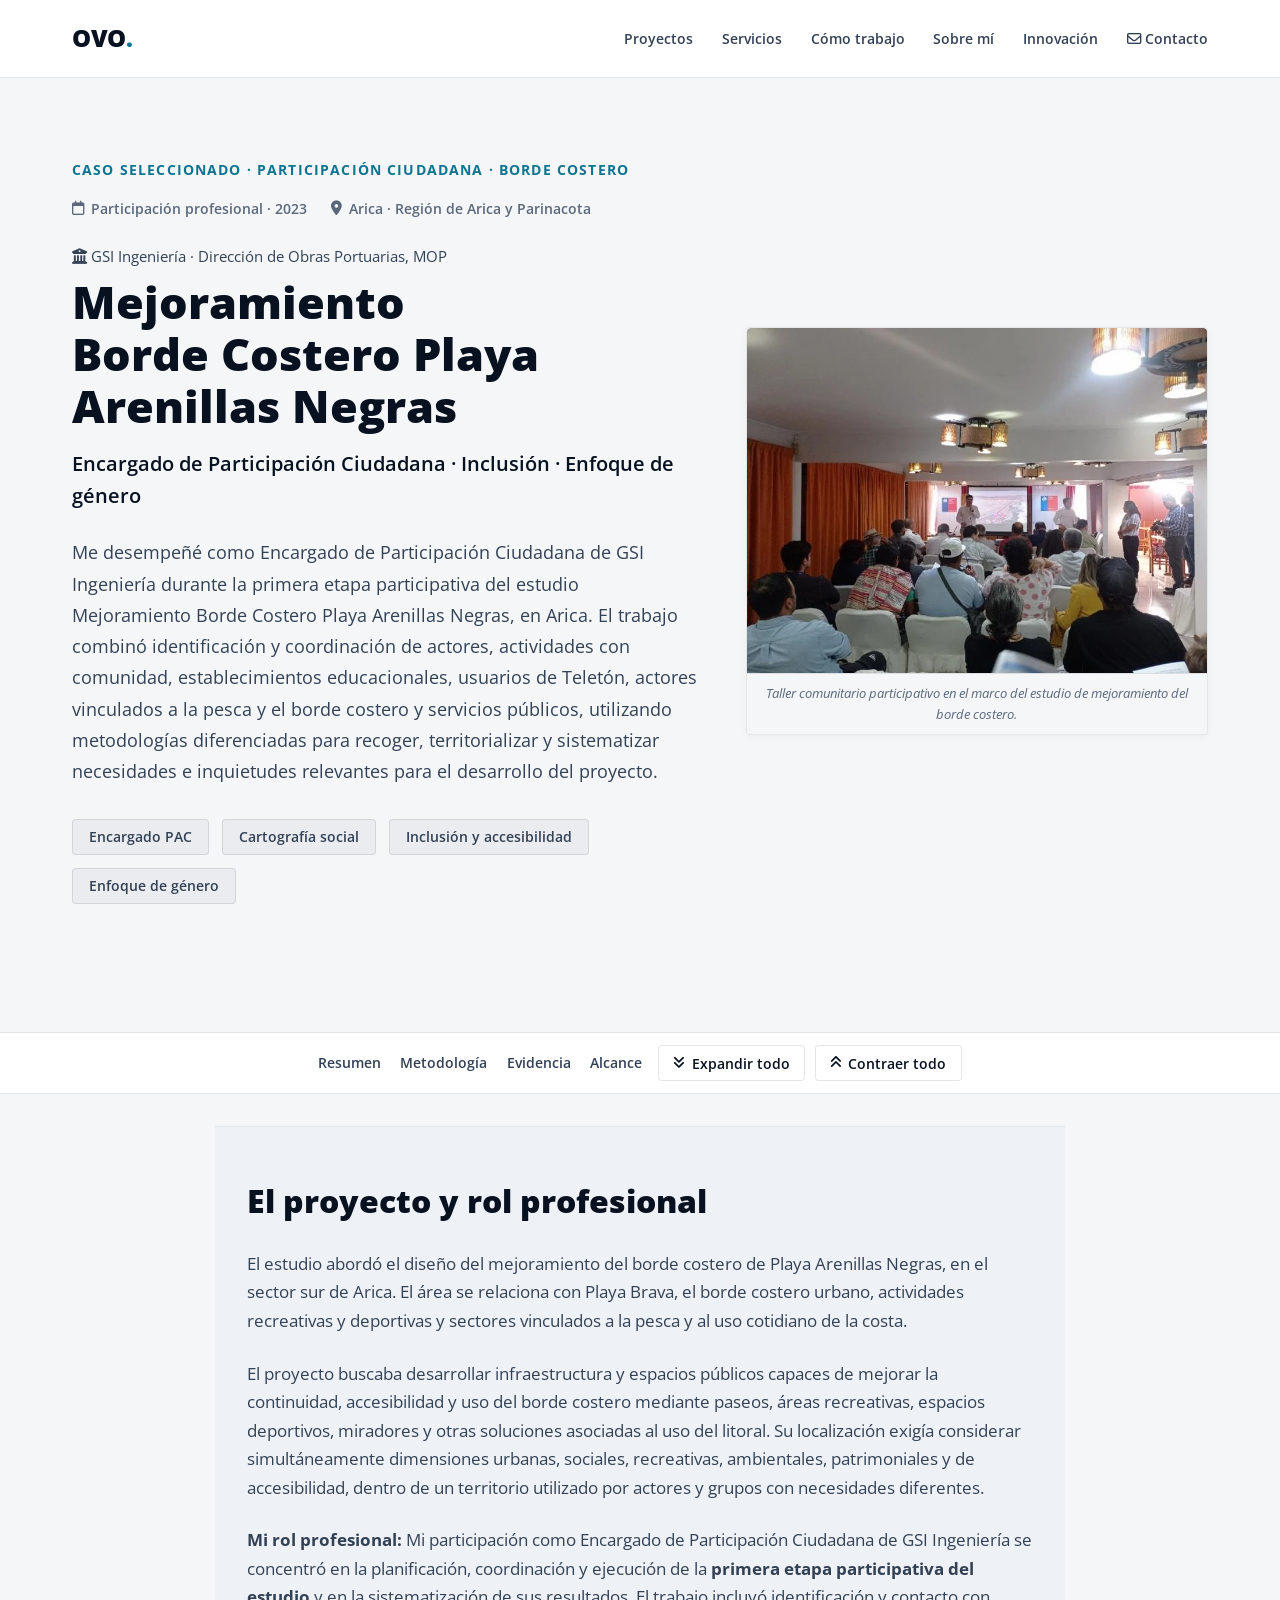
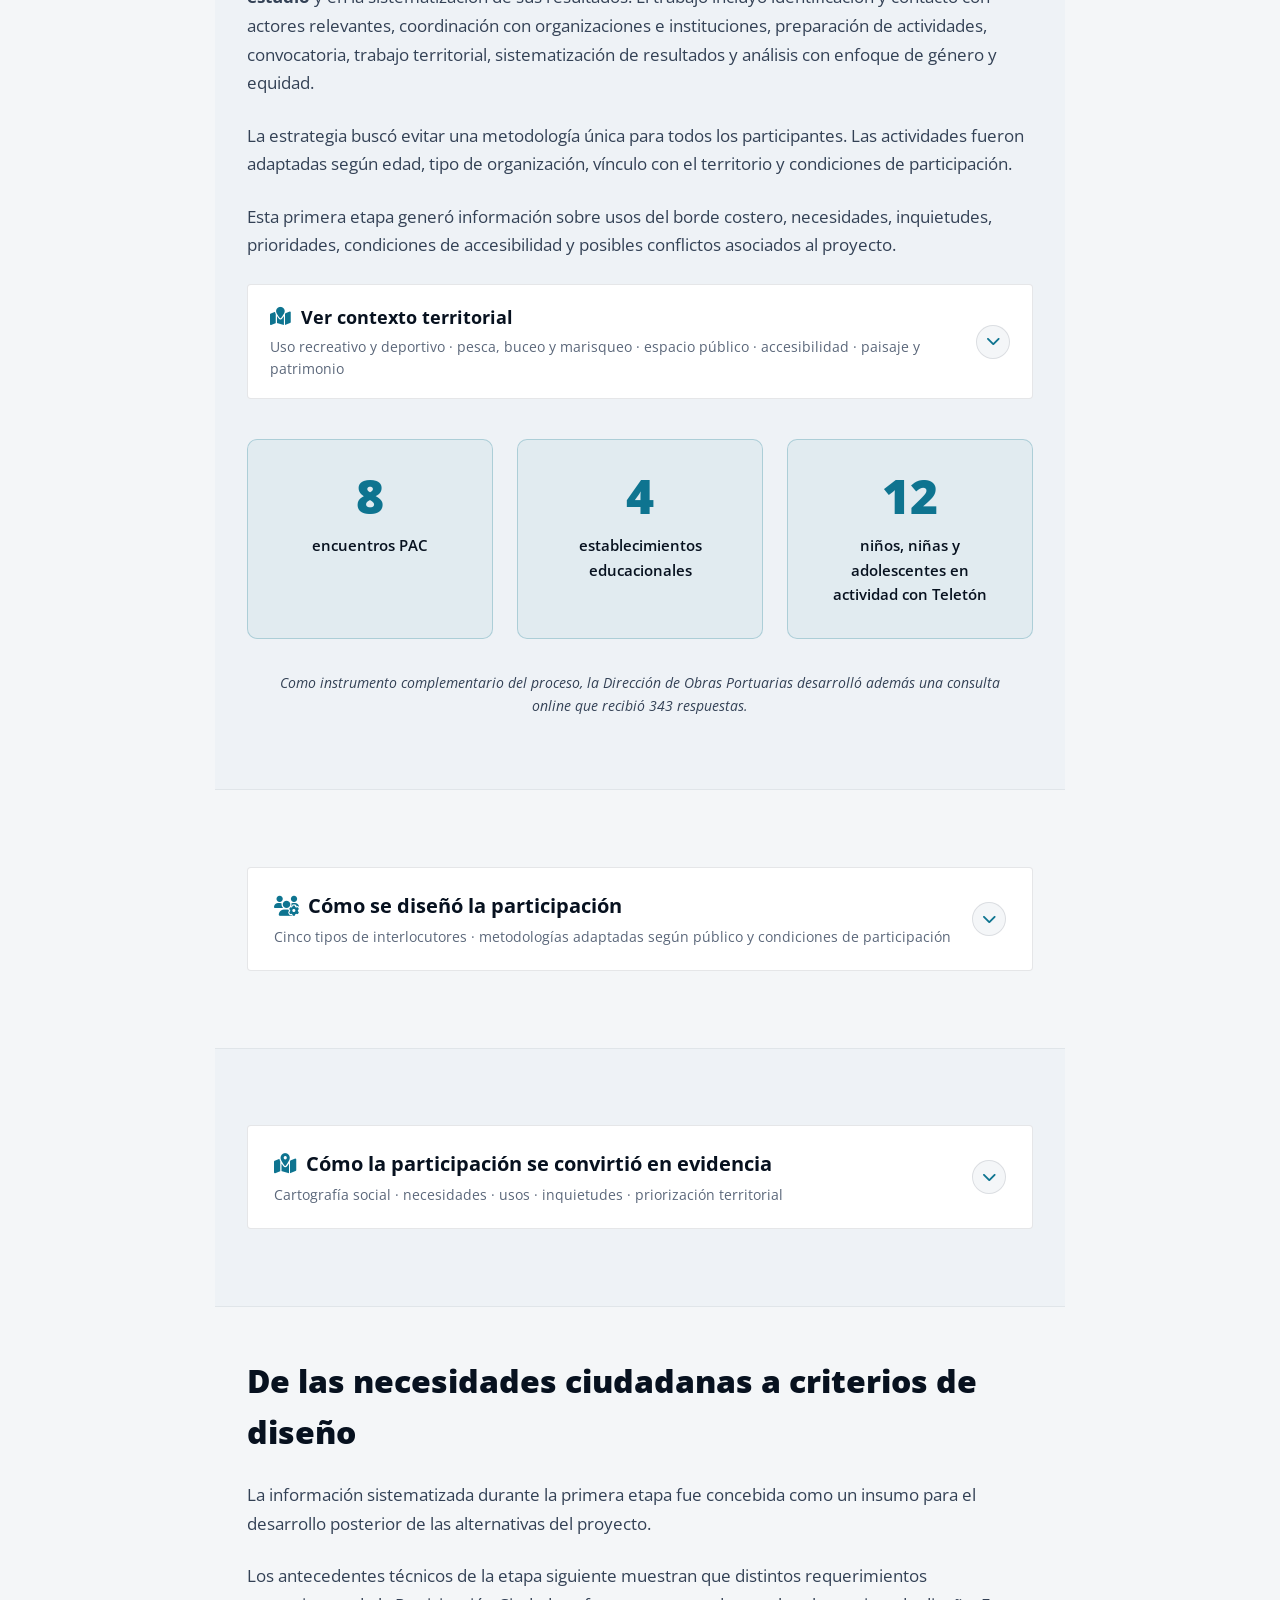
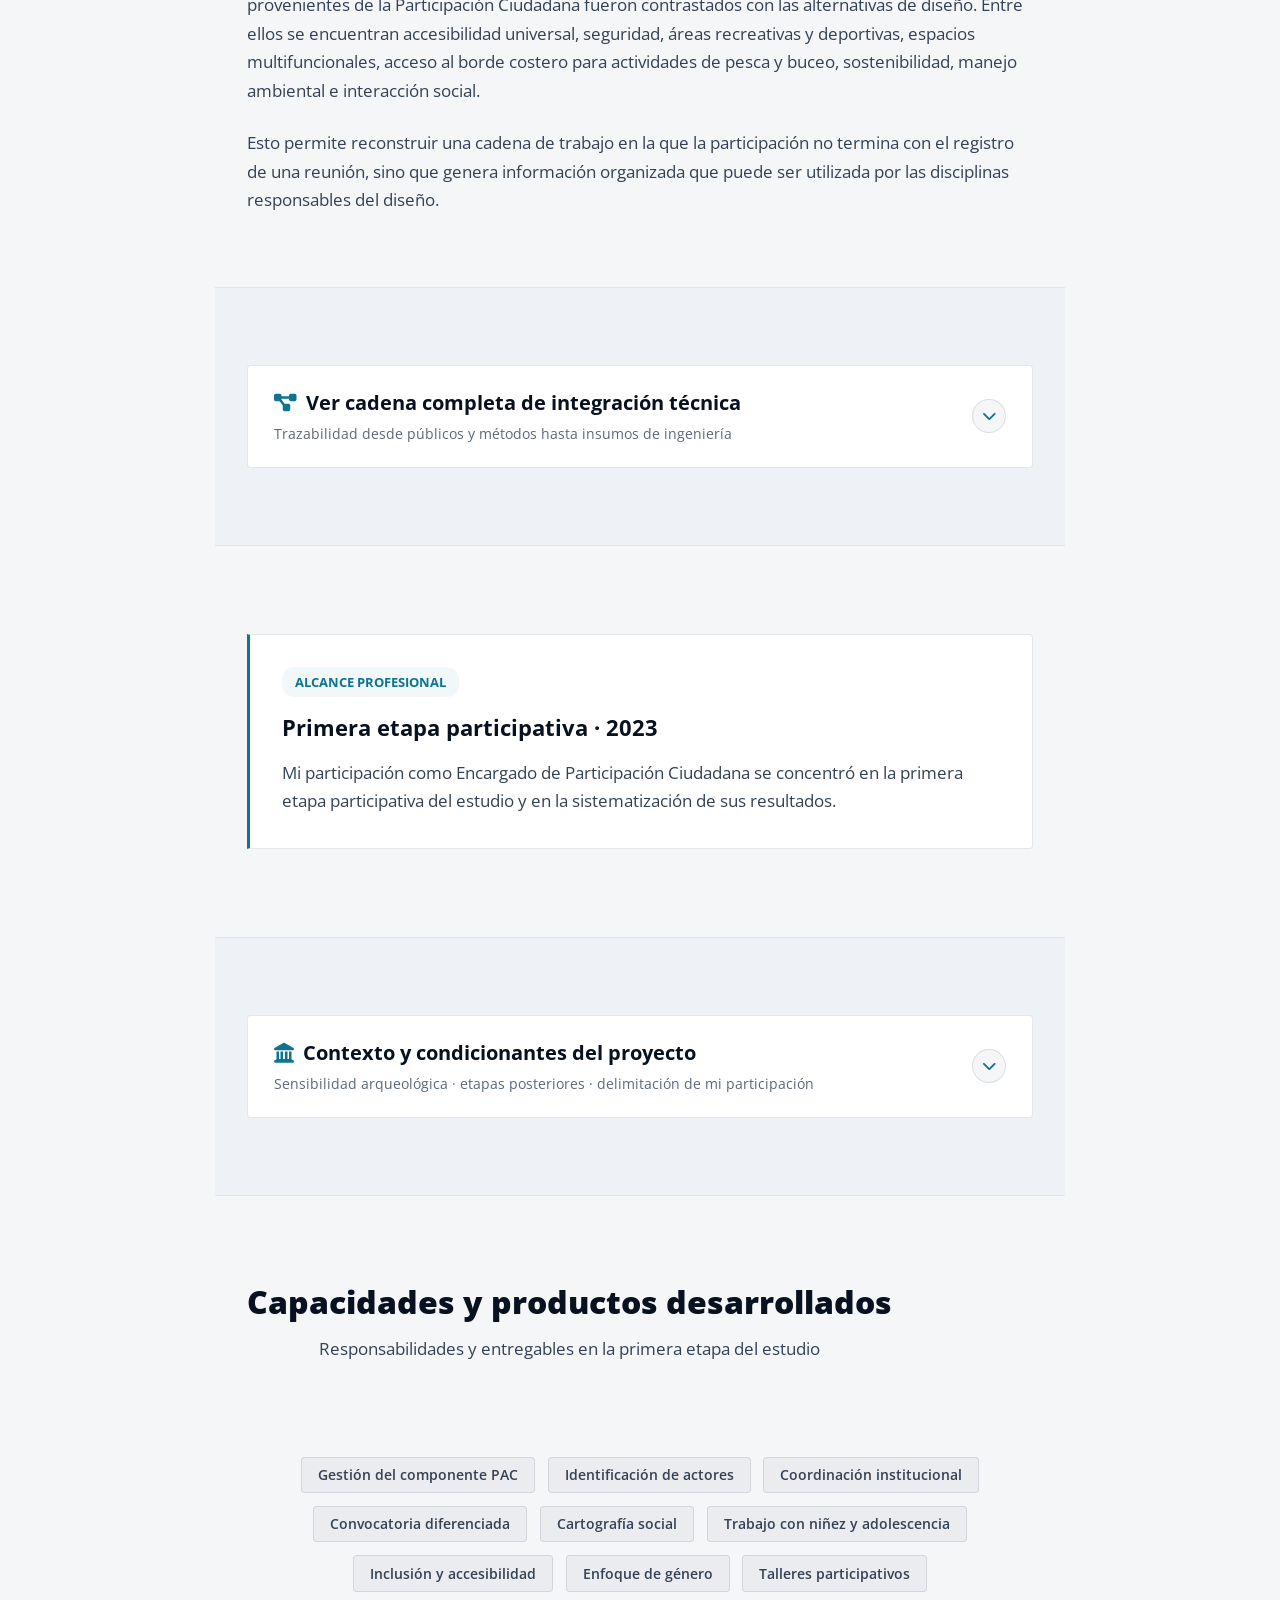
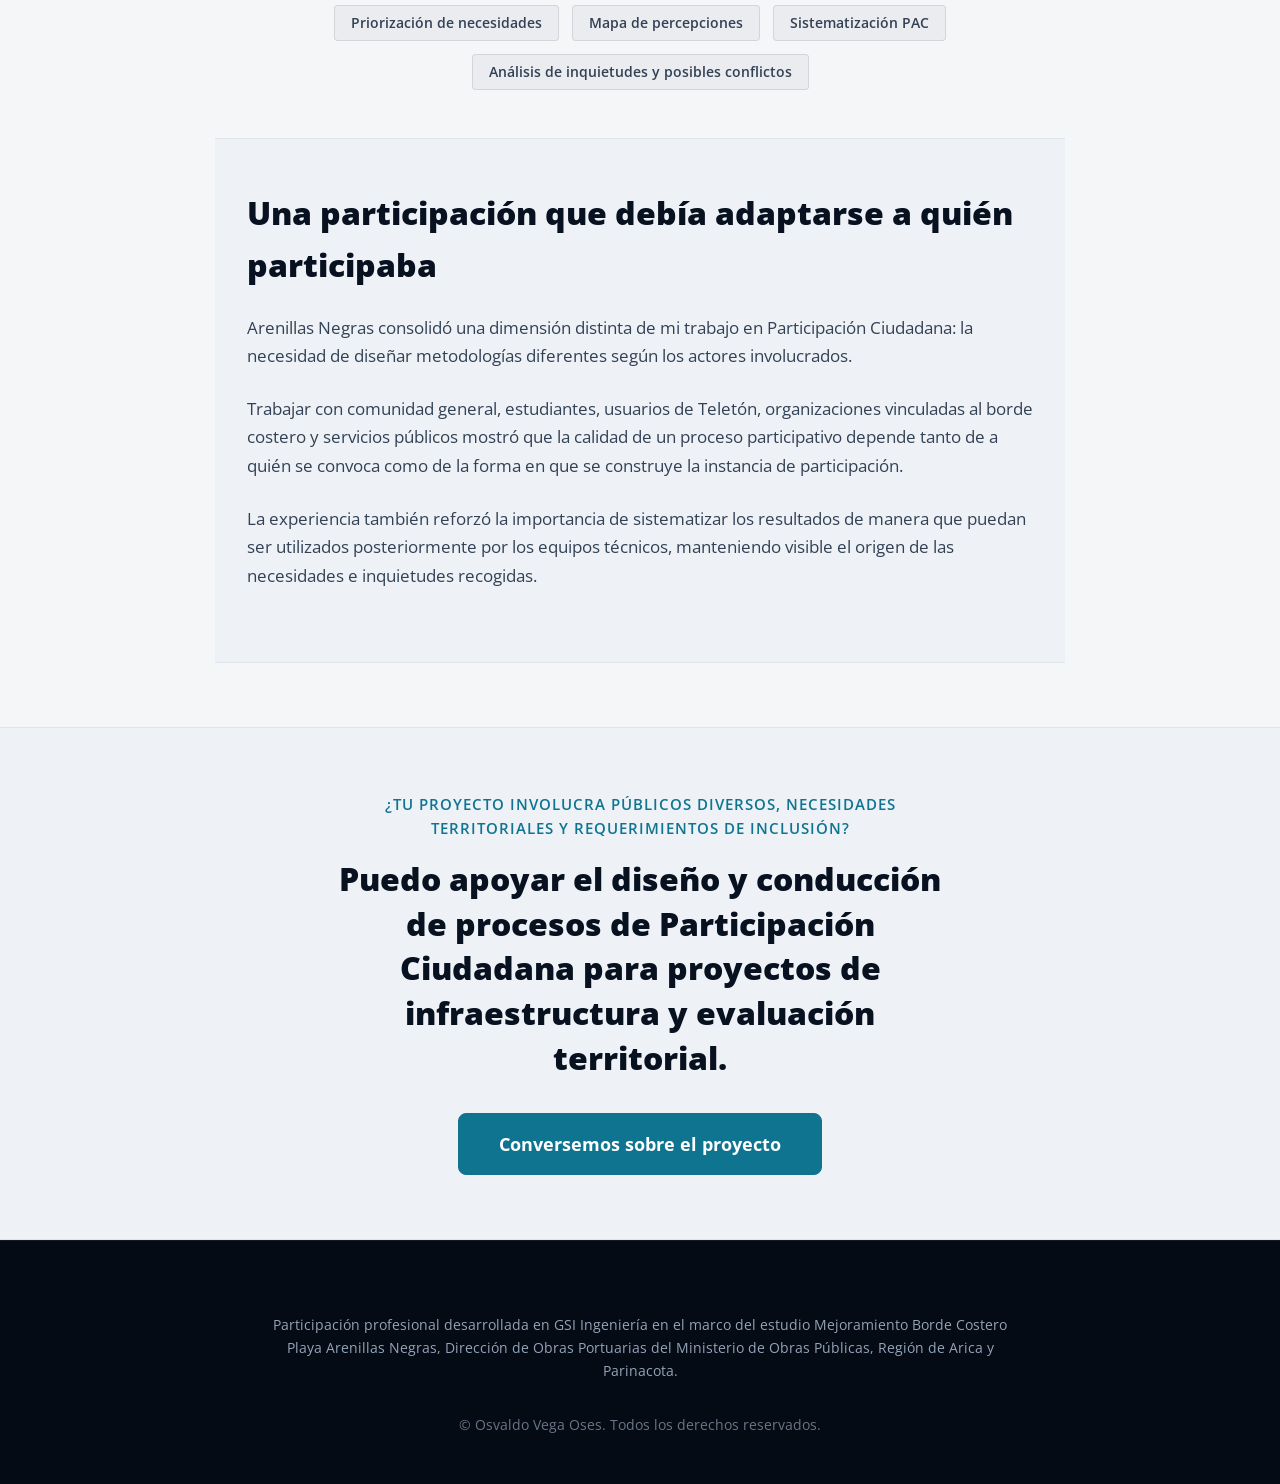
<file: proyectos/pac-arenillas-negras-v2.html>
<!DOCTYPE html>
<html lang="es">
<head>
    <meta charset="UTF-8">
    <script src="../contact-tracking.js" defer></script>
    <script src="../openai-conversions.js" defer></script>

    <!-- Google Tag Manager -->
    <script>(function(w,d,s,l,i){w[l]=w[l]||[];w[l].push({'gtm.start':
    new Date().getTime(),event:'gtm.js'});var f=d.getElementsByTagName(s)[0],
    j=d.createElement(s),dl=l!='dataLayer'?'&l='+l:'';j.async=true;j.src=
    'https://www.googletagmanager.com/gtm.js?id='+i+dl;f.parentNode.insertBefore(j,f);
    })(window,document,'script','dataLayer','GTM-NN64BQC5');</script>
    <!-- End Google Tag Manager -->

    <!-- Microsoft Clarity -->
    <script type="text/javascript">
        (function(c,l,a,r,i,t,y){
            c[a]=c[a]||function(){(c[a].q=c[a].q||[]).push(arguments)};
            t=l.createElement(r);t.async=1;t.src="https://www.clarity.ms/tag/"+i;
            y=l.getElementsByTagName(r)[0];y.parentNode.insertBefore(t,y);
        })(window, document, "clarity", "script", "ypzia0e866");
    </script>
    <!-- End Microsoft Clarity -->

    <meta name="viewport" content="width=device-width, initial-scale=1.0">
    <title>Arenillas Negras | Participación Ciudadana | Osvaldo Vega Oses</title>
    <meta name="description" content="Caso profesional de Osvaldo Vega Oses como Encargado de Participación Ciudadana en el estudio Mejoramiento Borde Costero Playa Arenillas Negras, Arica, con metodologías diferenciadas, enfoque de género, inclusión y cartografía social.">
    
    <meta property="og:type" content="article">
    <meta property="og:title" content="Participación Ciudadana Arenillas Negras | Caso profesional">
    <meta property="og:description" content="Participación Ciudadana aplicada a infraestructura de borde costero mediante metodologías diferenciadas para comunidad, establecimientos educacionales, Teletón, actores económicos y servicios públicos.">
    
    <link rel="preconnect" href="https://fonts.googleapis.com">
    <link rel="preconnect" href="https://fonts.gstatic.com" crossorigin>
    <link href="https://fonts.googleapis.com/css2?family=Open+Sans:wght@300;400;600;700;800&display=swap" rel="stylesheet">
    <link rel="stylesheet" href="../style.css">
    <link rel="stylesheet" href="https://cdnjs.cloudflare.com/ajax/libs/font-awesome/6.4.0/css/all.min.css">

    <!-- SEO técnico -->
    <!-- Versión: V2 Experimental (Publicación Paralela OVO) -->
    <meta name="version" content="v2-experimental">

    <meta name="robots" content="noindex, follow">
    <link rel="canonical" href="https://osvaldovega.cl/proyectos/pac-arenillas-negras.html">

    <meta property="og:site_name" content="Osvaldo Vega Oses">
    <meta property="og:locale" content="es_CL">
    <meta property="og:url" content="https://osvaldovega.cl/proyectos/pac-arenillas-negras-v2.html">

    <meta name="twitter:card" content="summary_large_image">
    <meta name="twitter:title" content="Participación Ciudadana Arenillas Negras | Caso profesional">
    <meta name="twitter:description" content="Participación Ciudadana aplicada a infraestructura de borde costero mediante metodologías diferenciadas para comunidad, establecimientos educacionales, Teletón, actores económicos y servicios públicos.">


    <!-- Imagen social -->
    <meta property="og:image" content="https://osvaldovega.cl/assets/seo/osvaldo-vega-og.jpg">
    <meta property="og:image:width" content="1200">
    <meta property="og:image:height" content="630">
    <meta property="og:image:alt" content="Osvaldo Vega Oses — Sociólogo, Medio Humano y Participación Ciudadana">
    <meta name="twitter:image" content="https://osvaldovega.cl/assets/seo/osvaldo-vega-og.jpg">
    <meta name="twitter:image:alt" content="Osvaldo Vega Oses — Sociólogo, Medio Humano y Participación Ciudadana">

</head>
<body>

    <!-- Google Tag Manager (noscript) -->
    <noscript><iframe src="https://www.googletagmanager.com/ns.html?id=GTM-NN64BQC5"
    height="0" width="0" style="display:none;visibility:hidden"></iframe></noscript>
    <!-- End Google Tag Manager (noscript) -->

    <header id="header">
        <div class="container">
            <nav aria-label="Navegación principal">
                <a href="../index2.html#inicio" class="logo" aria-label="Ir al inicio">OVO<span class="text-gradient">.</span></a>
                <button class="nav-toggle" id="nav-toggle" aria-label="Abrir menú de navegación" aria-expanded="false">
                    <i class="fa-solid fa-bars"></i>
                </button>
                <ul class="nav-links" id="nav-links">
                    <li><a href="../index2.html#proyectos">Proyectos</a></li>
                    <li><a href="../index2.html#que-hago">Servicios</a></li>
                    <li><a href="../index2.html#metodologia">Cómo trabajo</a></li>
                    <li><a href="../index2.html#sobre-mi">Sobre mí</a></li>
                    <li><a href="../index2.html#innovacion">Innovación</a></li>
                    <li><a href="../index2.html#contacto"><i class="fa-regular fa-envelope" aria-hidden="true"></i> Contacto</a></li>
                </ul>
            </nav>
        </div>
    </header>

    <main class="case-study">
        <!-- Hero Section con Fotografía Principal en Grid 2 Columnas -->
        <section class="case-hero">
            <div class="container">
                <div class="case-hero-grid">
                    <div class="case-hero-content">
                        <span class="case-kicker">CASO SELECCIONADO · PARTICIPACIÓN CIUDADANA · BORDE COSTERO</span>
                        
                        <div class="case-meta">
                            <span><i class="fa-regular fa-calendar"></i> Participación profesional · 2023</span>
                            <span><i class="fa-solid fa-location-dot"></i> Arica · Región de Arica y Parinacota</span>
                        </div>
                        
                        <span style="display: block; color: var(--text-secondary); font-size: 0.95rem; margin-top: 0.8rem; margin-bottom: 0.5rem;"><i class="fa-solid fa-building-columns"></i> GSI Ingeniería · Dirección de Obras Portuarias, MOP</span>

                        <h1 style="margin-top: 0.5rem; max-width: 1200px; text-wrap: balance;">Mejoramiento Borde Costero Playa Arenillas Negras</h1>
                        <p style="color: #ffffff; font-size: 1.25rem; font-weight: 600; margin-top: 1rem;">Encargado de Participación Ciudadana · Inclusión · Enfoque de género</p>

                        <p class="case-lead">Me desempeñé como Encargado de Participación Ciudadana de GSI Ingeniería durante la primera etapa participativa del estudio Mejoramiento Borde Costero Playa Arenillas Negras, en Arica. El trabajo combinó identificación y coordinación de actores, actividades con comunidad, establecimientos educacionales, usuarios de Teletón, actores vinculados a la pesca y el borde costero y servicios públicos, utilizando metodologías diferenciadas para recoger, territorializar y sistematizar necesidades e inquietudes relevantes para el desarrollo del proyecto.</p>

                        <div class="case-tags">
                            <span class="tag-item">Encargado PAC</span>
                            <span class="tag-item">Cartografía social</span>
                            <span class="tag-item">Inclusión y accesibilidad</span>
                            <span class="tag-item">Enfoque de género</span>
                        </div>
                    </div>

                    <div class="case-hero-media">
                        <img src="../Fotos_proyectos/webp/arenillas-negras/pac-comunitaria-ampliada.webp" alt="Taller comunitario de participación ciudadana en el estudio de mejoramiento del borde costero Arenillas Negras" class="case-hero-img">
                        <div class="case-hero-caption">Taller comunitario participativo en el marco del estudio de mejoramiento del borde costero.</div>
                    </div>
                </div>
            </div>
        </section>

        <!-- Barra de Navegación del Caso + Controles de Acordeón -->
        <nav class="case-nav-bar" aria-label="Navegación interna del caso">
            <div class="container case-nav-container">
                <ul class="case-nav-links">
                    <li><a href="#resumen">Resumen</a></li>
                    <li><a href="#metodologia">Metodología</a></li>
                    <li><a href="#evidencia">Evidencia</a></li>
                    <li><a href="#alcance">Alcance</a></li>
                </ul>
                <div class="case-nav-controls">
                    <button id="btn-expand-all" class="btn-case-control" type="button" aria-label="Expandir todos los acordeones del caso">
                        <i class="fa-solid fa-angles-down"></i> Expandir todo
                    </button>
                    <button id="btn-collapse-all" class="btn-case-control" type="button" aria-label="Contraer todos los acordeones del caso">
                        <i class="fa-solid fa-angles-up"></i> Contraer todo
                    </button>
                </div>
            </div>
        </nav>

        <!-- Resumen del Caso y Rol Profesional — SIEMPRE VISIBLE -->
        <section id="resumen" class="case-section section-alt">
            <div class="container" style="max-width: 850px; margin: 0 auto;">
                <h2>El proyecto y rol profesional</h2>
                <p>El estudio abordó el diseño del mejoramiento del borde costero de Playa Arenillas Negras, en el sector sur de Arica. El área se relaciona con Playa Brava, el borde costero urbano, actividades recreativas y deportivas y sectores vinculados a la pesca y al uso cotidiano de la costa.</p>
                <p>El proyecto buscaba desarrollar infraestructura y espacios públicos capaces de mejorar la continuidad, accesibilidad y uso del borde costero mediante paseos, áreas recreativas, espacios deportivos, miradores y otras soluciones asociadas al uso del litoral. Su localización exigía considerar simultáneamente dimensiones urbanas, sociales, recreativas, ambientales, patrimoniales y de accesibilidad, dentro de un territorio utilizado por actores y grupos con necesidades diferentes.</p>
                <p><strong>Mi rol profesional:</strong> Mi participación como Encargado de Participación Ciudadana de GSI Ingeniería se concentró en la planificación, coordinación y ejecución de la <strong>primera etapa participativa del estudio</strong> y en la sistematización de sus resultados. El trabajo incluyó identificación y contacto con actores relevantes, coordinación con organizaciones e instituciones, preparación de actividades, convocatoria, trabajo territorial, sistematización de resultados y análisis con enfoque de género y equidad.</p>
                <p>La estrategia buscó evitar una metodología única para todos los participantes. Las actividades fueron adaptadas según edad, tipo de organización, vínculo con el territorio y condiciones de participación.</p>
                <p>Esta primera etapa generó información sobre usos del borde costero, necesidades, inquietudes, prioridades, condiciones de accesibilidad y posibles conflictos asociados al proyecto.</p>

                <!-- Desplegable Contexto Territorial (Cerrado por defecto) -->
                <details class="case-accordion case-accordion-compact">
                    <summary class="case-accordion-summary">
                        <span class="case-accordion-summary-header">
                            <span class="case-accordion-title"><i class="fa-solid fa-map-location"></i> Ver contexto territorial</span>
                            <span class="case-accordion-hint">Uso recreativo y deportivo · pesca, buceo y marisqueo · espacio público · accesibilidad · paisaje y patrimonio</span>
                        </span>
                        <span class="accordion-icon-badge" aria-hidden="true">
                            <i class="fa-solid fa-chevron-down"></i>
                        </span>
                    </summary>
                    <div class="case-accordion-content">
                        <div class="case-figure" style="margin: 0; padding: 1.8rem 1.2rem;">
                            <div style="text-align: center; margin-bottom: 1.5rem;">
                                <span class="tag-item" style="background: rgba(0, 240, 255, 0.1); color: var(--accent-cyan); padding: 0.4rem 1rem; border-radius: 20px; font-size: 0.85rem; display: inline-block; margin-bottom: 0.8rem;">Contexto territorial</span>
                                <h4 style="font-size: 1.5rem; margin-bottom: 0.5rem; color: #fff; text-wrap: balance;">Dimensiones territoriales del proyecto</h4>
                                <p style="color: var(--text-secondary); max-width: 650px; margin: 0 auto; font-size: 0.95rem;">Dimensiones territoriales articuladas en el estudio de mejoramiento del borde costero.</p>
                            </div>
                            
                            <div style="display: flex; flex-direction: column; align-items: center; gap: 1rem; margin-bottom: 1.2rem; max-width: 650px; margin-left: auto; margin-right: auto;">
                                <div style="width: 100%; border: 1px solid var(--accent-cyan); border-radius: 8px; padding: 1.2rem; background: rgba(0, 240, 255, 0.1); text-align: center; font-size: 1.1rem; font-weight: 700; color: #fff; text-transform: uppercase;">
                                    BORDE COSTERO ARENILLAS NEGRAS
                                </div>
                                <div style="color: var(--accent-cyan); font-size: 1.5rem;">↓ <span style="font-size: 0.9rem; color: var(--text-secondary); font-style: italic;">conectado con</span> ↓</div>
                                
                                <div style="width: 100%; border: 1px solid rgba(255, 255, 255, 0.2); border-radius: 8px; padding: 1.5rem; background: rgba(255, 255, 255, 0.03); display: flex; flex-direction: column; gap: 0.6rem;">
                                    <div style="border: 1px solid rgba(255, 255, 255, 0.15); border-radius: 4px; padding: 0.7rem 1rem; background: rgba(255,255,255,0.04); text-align: center; font-weight: 500; color: rgba(255,255,255,0.9); font-size: 0.95rem;">USO RECREATIVO Y DEPORTIVO</div>
                                    <div style="border: 1px solid rgba(255, 255, 255, 0.15); border-radius: 4px; padding: 0.7rem 1rem; background: rgba(255,255,255,0.04); text-align: center; font-weight: 500; color: rgba(255,255,255,0.9); font-size: 0.95rem;">PESCA, BUCEO Y MARISQUEO</div>
                                    <div style="border: 1px solid rgba(255, 255, 255, 0.15); border-radius: 4px; padding: 0.7rem 1rem; background: rgba(255,255,255,0.04); text-align: center; font-weight: 500; color: rgba(255,255,255,0.9); font-size: 0.95rem;">ESPACIO PÚBLICO</div>
                                    <div style="border: 1px solid rgba(255, 255, 255, 0.15); border-radius: 4px; padding: 0.7rem 1rem; background: rgba(255,255,255,0.04); text-align: center; font-weight: 500; color: rgba(255,255,255,0.9); font-size: 0.95rem;">ACCESIBILIDAD</div>
                                    <div style="border: 1px solid rgba(255, 255, 255, 0.15); border-radius: 4px; padding: 0.7rem 1rem; background: rgba(255,255,255,0.04); text-align: center; font-weight: 500; color: rgba(255,255,255,0.9); font-size: 0.95rem;">PAISAJE Y PATRIMONIO</div>
                                </div>
                                
                                <div style="color: var(--accent-cyan); font-size: 1.5rem;">↓</div>
                                
                                <div style="width: 100%; border: 1px solid rgba(255,255,255,0.25); border-radius: 8px; padding: 1.2rem; background: rgba(0, 240, 255, 0.05); text-align: center; font-size: 1.05rem; font-weight: 600; color: #fff; text-transform: uppercase; letter-spacing: 0.03em;">
                                    DISEÑO DEL MEJORAMIENTO DEL BORDE COSTERO
                                </div>
                                
                                <p style="text-align: center; color: var(--text-secondary); margin-top: 1.2rem; font-size: 0.85rem; font-style: italic;">El esquema es conceptual y resume dimensiones territoriales consideradas en el estudio; no reemplaza la cartografía ni los antecedentes técnicos del proyecto.</p>
                            </div>
                        </div>
                    </div>
                </details>
            </div>
            
            <!-- Indicadores Principales — SIEMPRE VISIBLES -->
            <div class="container" style="margin-top: 2.5rem;">
                <div style="display: grid; grid-template-columns: repeat(auto-fit, minmax(220px, 1fr)); gap: 1.5rem; max-width: 850px; margin: 0 auto;">
                    <div style="background: rgba(0, 240, 255, 0.05); border: 1px solid rgba(0, 240, 255, 0.2); border-radius: 10px; padding: 2rem; text-align: center;">
                        <div style="font-size: 3rem; font-weight: 800; color: var(--accent-cyan); line-height: 1;">8</div>
                        <div style="font-size: 0.95rem; color: #fff; margin-top: 0.8rem; font-weight: 600;">encuentros PAC</div>
                    </div>
                    
                    <div style="background: rgba(0, 240, 255, 0.05); border: 1px solid rgba(0, 240, 255, 0.2); border-radius: 10px; padding: 2rem; text-align: center;">
                        <div style="font-size: 3rem; font-weight: 800; color: var(--accent-cyan); line-height: 1;">4</div>
                        <div style="font-size: 0.95rem; color: #fff; margin-top: 0.8rem; font-weight: 600;">establecimientos educacionales</div>
                    </div>
                    
                    <div style="background: rgba(0, 240, 255, 0.05); border: 1px solid rgba(0, 240, 255, 0.2); border-radius: 10px; padding: 2rem; text-align: center;">
                        <div style="font-size: 3rem; font-weight: 800; color: var(--accent-cyan); line-height: 1;">12</div>
                        <div style="font-size: 0.95rem; color: #fff; margin-top: 0.8rem; font-weight: 600;">niños, niñas y adolescentes en actividad con Teletón</div>
                    </div>
                </div>
                
                <p style="text-align: center; color: var(--text-secondary); margin-top: 2rem; font-size: 0.85rem; max-width: 750px; margin-left: auto; margin-right: auto; font-style: italic;">Como instrumento complementario del proceso, la Dirección de Obras Portuarias desarrolló además una consulta online que recibió 343 respuestas.</p>
            </div>
        </section>

        <!-- ACORDEÓN 1 — Cómo se diseñó la participación -->
        <section id="metodologia" class="case-section">
            <div class="container" style="max-width: 850px; margin: 0 auto;">
                <details class="case-accordion">
                    <summary class="case-accordion-summary">
                        <span class="case-accordion-summary-header">
                            <span class="case-accordion-title"><i class="fa-solid fa-users-gear"></i> Cómo se diseñó la participación</span>
                            <span class="case-accordion-hint">Cinco tipos de interlocutores · metodologías adaptadas según público y condiciones de participación</span>
                        </span>
                        <span class="accordion-icon-badge" aria-hidden="true">
                            <i class="fa-solid fa-chevron-down"></i>
                        </span>
                    </summary>
                    <div class="case-accordion-content">
                        <h3>Una participación diseñada para públicos diferentes</h3>
                        <p>La primera etapa contempló ocho encuentros de Participación Ciudadana con enfoque de género. En lugar de concentrar el proceso en una única reunión general, se trabajó con grupos diferenciados para adaptar las técnicas de participación a sus características y formas de relación con el territorio.</p>

                        <div class="case-figure" style="background: rgba(0, 0, 0, 0.2); border: 1px solid rgba(255, 255, 255, 0.05); margin: 2rem 0;">
                            <div style="text-align: center; margin-bottom: 1.5rem;">
                                <span class="tag-item" style="background: rgba(0, 240, 255, 0.15); color: var(--accent-cyan); padding: 0.5rem 1.2rem; border-radius: 20px; font-size: 0.95rem; font-weight: 700; display: inline-block; margin-bottom: 1rem; border: 1px solid rgba(0, 240, 255, 0.3);">8 ENCUENTROS PAC</span>
                                <h4 style="font-size: 1.5rem; margin-bottom: 0.5rem; color: #fff; text-wrap: balance;">Tipología de interlocutores y actores participantes</h4>
                                <p style="color: var(--text-secondary); max-width: 650px; margin: 0 auto; font-size: 0.95rem;">El proceso se estructuró a través de cinco grandes tipos de interlocutores para responder a sus especificidades territoriales y sociales.</p>
                            </div>
                            
                            <div style="display: grid; grid-template-columns: repeat(auto-fit, minmax(240px, 1fr)); gap: 1.2rem; max-width: 900px; margin: 0 auto;">
                                <div style="background: rgba(255,255,255,0.03); border: 1px solid rgba(255,255,255,0.1); border-radius: 8px; padding: 1.2rem; text-align: center;">
                                    <div style="font-size: 1.6rem; color: var(--accent-cyan); margin-bottom: 0.4rem;"><i class="fa-solid fa-users"></i></div>
                                    <h5 style="font-size: 0.95rem; color: #fff; margin: 0; text-transform: uppercase;">1. COMUNIDAD GENERAL</h5>
                                </div>
                                
                                <div style="background: rgba(255,255,255,0.03); border: 1px solid rgba(255,255,255,0.1); border-radius: 8px; padding: 1.2rem; text-align: center;">
                                    <div style="font-size: 1.6rem; color: var(--accent-cyan); margin-bottom: 0.4rem;"><i class="fa-solid fa-school"></i></div>
                                    <h5 style="font-size: 0.95rem; color: #fff; margin: 0; text-transform: uppercase;">2. 4 ESTABLECIMIENTOS EDUCACIONALES</h5>
                                </div>
                                
                                <div style="background: rgba(255,255,255,0.03); border: 1px solid rgba(255,255,255,0.1); border-radius: 8px; padding: 1.2rem; text-align: center;">
                                    <div style="font-size: 1.6rem; color: var(--accent-cyan); margin-bottom: 0.4rem;"><i class="fa-solid fa-universal-access"></i></div>
                                    <h5 style="font-size: 0.95rem; color: #fff; margin: 0; text-transform: uppercase;">3. INSTITUTO TELETÓN ARICA</h5>
                                </div>
                                
                                <div style="background: rgba(255,255,255,0.03); border: 1px solid rgba(255,255,255,0.1); border-radius: 8px; padding: 1.2rem; text-align: center;">
                                    <div style="font-size: 1.6rem; color: var(--accent-cyan); margin-bottom: 0.4rem;"><i class="fa-solid fa-fish"></i></div>
                                    <h5 style="font-size: 0.95rem; color: #fff; margin: 0; text-transform: uppercase;">4. GRUPOS ECONÓMICOS Y ACTORES DEL BORDE COSTERO</h5>
                                </div>
                                
                                <div style="background: rgba(255,255,255,0.03); border: 1px solid rgba(255,255,255,0.1); border-radius: 8px; padding: 1.2rem; text-align: center; grid-column: 1 / -1; max-width: 350px; margin: 0 auto; width: 100%;">
                                    <div style="font-size: 1.6rem; color: var(--accent-cyan); margin-bottom: 0.4rem;"><i class="fa-solid fa-building-user"></i></div>
                                    <h5 style="font-size: 0.95rem; color: #fff; margin: 0; text-transform: uppercase;">5. SERVICIOS PÚBLICOS</h5>
                                </div>
                            </div>
                        </div>

                        <h3 style="margin-top: 2rem;">Adaptar la metodología al participante</h3>
                        <p>El diseño de las actividades respondió a las características de cada grupo. Con establecimientos educacionales se utilizaron presentaciones audiovisuales, trabajo grupal, cartografía social y priorización de necesidades. En la actividad con Teletón se combinaron reflexión grupal, trabajo individual y cartografía social. Con actores económicos vinculados al borde costero se incorporaron preguntas abiertas, identificación territorial de necesidades y priorización, mientras que con servicios públicos se trabajó mediante presentación técnica y discusión institucional.</p>
                        <p>La experiencia mostró que una actividad participativa no puede reducirse a aplicar el mismo instrumento a todos los actores. El formato, el lenguaje y la dinámica deben ajustarse a quién participa y a la información que se necesita producir.</p>

                        <div class="case-figure" style="margin: 2rem 0;">
                            <div style="text-align: center; margin-bottom: 1.5rem;">
                                <span class="tag-item" style="background: rgba(0, 240, 255, 0.1); color: var(--accent-cyan); padding: 0.4rem 1rem; border-radius: 20px; font-size: 0.85rem; display: inline-block; margin-bottom: 0.8rem;">Matriz metodológica</span>
                                <h4 style="font-size: 1.5rem; margin-bottom: 0.5rem; color: #fff; text-wrap: balance;">Distintos participantes, distintos métodos</h4>
                            </div>
                            
                            <div style="display: flex; flex-direction: column; gap: 0.8rem; max-width: 850px; margin: 0 auto;">
                                <div style="background: rgba(255,255,255,0.03); border: 1px solid rgba(255,255,255,0.1); border-left: 4px solid var(--accent-cyan); border-radius: 0 8px 8px 0; padding: 1rem 1.3rem; display: flex; flex-wrap: wrap; justify-content: space-between; align-items: center; gap: 0.8rem;">
                                    <div style="font-weight: 700; color: #fff; font-size: 1rem; min-width: 180px;">COMUNIDAD</div>
                                    <div style="color: var(--text-secondary); font-size: 0.92rem;">discusión + trabajo individual + necesidades</div>
                                </div>
                                
                                <div style="background: rgba(255,255,255,0.03); border: 1px solid rgba(255,255,255,0.1); border-left: 4px solid var(--accent-cyan); border-radius: 0 8px 8px 0; padding: 1rem 1.3rem; display: flex; flex-wrap: wrap; justify-content: space-between; align-items: center; gap: 0.8rem;">
                                    <div style="font-weight: 700; color: #fff; font-size: 1rem; min-width: 180px;">COLEGIOS</div>
                                    <div style="color: var(--text-secondary); font-size: 0.92rem;">audiovisual + cartografía social + trabajo grupal + priorización</div>
                                </div>
                                
                                <div style="background: rgba(255,255,255,0.03); border: 1px solid rgba(255,255,255,0.1); border-left: 4px solid var(--accent-cyan); border-radius: 0 8px 8px 0; padding: 1rem 1.3rem; display: flex; flex-wrap: wrap; justify-content: space-between; align-items: center; gap: 0.8rem;">
                                    <div style="font-weight: 700; color: #fff; font-size: 1rem; min-width: 180px;">TELETÓN</div>
                                    <div style="color: var(--text-secondary); font-size: 0.92rem;">reflexión + cartografía social + trabajo individual</div>
                                </div>
                                
                                <div style="background: rgba(255,255,255,0.03); border: 1px solid rgba(255,255,255,0.1); border-left: 4px solid var(--accent-cyan); border-radius: 0 8px 8px 0; padding: 1rem 1.3rem; display: flex; flex-wrap: wrap; justify-content: space-between; align-items: center; gap: 0.8rem;">
                                    <div style="font-weight: 700; color: #fff; font-size: 1rem; min-width: 180px;">GRUPOS ECONÓMICOS</div>
                                    <div style="color: var(--text-secondary); font-size: 0.92rem;">preguntas + cartografía + necesidades territoriales</div>
                                </div>
                                
                                <div style="background: rgba(255,255,255,0.03); border: 1px solid rgba(255,255,255,0.1); border-left: 4px solid var(--accent-cyan); border-radius: 0 8px 8px 0; padding: 1rem 1.3rem; display: flex; flex-wrap: wrap; justify-content: space-between; align-items: center; gap: 0.8rem;">
                                    <div style="font-weight: 700; color: #fff; font-size: 1rem; min-width: 180px;">SERVICIOS PÚBLICOS</div>
                                    <div style="color: var(--text-secondary); font-size: 0.92rem;">presentación técnica + consultas + observaciones</div>
                                </div>
                            </div>
                        </div>

                        <!-- Galería Fotográfica de Metodología -->
                        <div class="case-photos-grid">
                            <figure class="case-photo-container" style="margin: 0;">
                                <img src="../Fotos_proyectos/webp/arenillas-negras/pac-grupos-economicos.webp" alt="Instancia de trabajo con actores vinculados al borde costero" class="case-photo-img">
                                <figcaption class="case-photo-caption">Instancia de trabajo con actores económicos y usuarios del borde costero.</figcaption>
                            </figure>

                            <figure class="case-photo-container" style="margin: 0;">
                                <img src="../Fotos_proyectos/webp/arenillas-negras/pac-servicios-publicos.webp" alt="Instancia de trabajo con servicios públicos" class="case-photo-img">
                                <figcaption class="case-photo-caption">Instancia de trabajo y coordinación con servicios públicos.</figcaption>
                            </figure>
                        </div>

                        <h3 style="margin-top: 2rem;">Niñez, accesibilidad y enfoque de género</h3>
                        <p>El proceso incorporó de forma explícita públicos que no siempre participan en estudios de infraestructura mediante los mismos mecanismos que organizaciones territoriales tradicionales.</p>
                        <p>Las actividades con establecimientos educacionales permitieron recoger percepciones y necesidades de niños, niñas y adolescentes. En el Instituto Teletón participaron doce niños, niñas y adolescentes acompañados por sus adultos responsables, utilizando una metodología adaptada para identificar necesidades relacionadas, entre otros ámbitos, con accesibilidad, seguridad e inclusión.</p>
                        <p>El análisis de las actividades consideró además variables de género, edad, pertenencia a pueblos originarios y movilidad reducida cuando la información disponible permitía realizar esa diferenciación.</p>

                        <figure class="case-photo-container" style="margin-top: 1.8rem;">
                            <img src="../Fotos_proyectos/webp/arenillas-negras/imagen-accesibilidad-pac-teleton.webp" alt="Esquema metodológico de accesibilidad e inclusión utilizado en la jornada participativa" class="case-photo-img">
                            <figcaption class="case-photo-caption">Esquema metodológico de accesibilidad e inclusión aplicado en las jornadas participativas.</figcaption>
                        </figure>
                    </div>
                </details>
            </div>
        </section>

        <!-- ACORDEÓN 2 — Cómo la participación se convirtió en evidencia -->
        <section id="evidencia" class="case-section section-alt">
            <div class="container" style="max-width: 850px; margin: 0 auto;">
                <details class="case-accordion">
                    <summary class="case-accordion-summary">
                        <span class="case-accordion-summary-header">
                            <span class="case-accordion-title"><i class="fa-solid fa-map-location-dot"></i> Cómo la participación se convirtió en evidencia</span>
                            <span class="case-accordion-hint">Cartografía social · necesidades · usos · inquietudes · priorización territorial</span>
                        </span>
                        <span class="accordion-icon-badge" aria-hidden="true">
                            <i class="fa-solid fa-chevron-down"></i>
                        </span>
                    </summary>
                    <div class="case-accordion-content">
                        <h3>De la participación a la evidencia territorial</h3>
                        <p>Las actividades no se limitaron al registro de opiniones. La cartografía social permitió asociar necesidades, usos e inquietudes con lugares concretos del área de estudio.</p>
                        <p>Los resultados fueron organizados mediante categorías, identificación y priorización de necesidades y representaciones territoriales. El proceso incluyó la elaboración de un mapa de percepciones y contempló la construcción de un ranking de necesidades y un plano síntesis como instrumentos para organizar territorialmente la información levantada.</p>

                        <!-- Fotografías de Productos y Evidencia Real -->
                        <div class="case-photos-grid">
                            <figure class="case-photo-container" style="margin: 0;">
                                <img src="../Fotos_proyectos/webp/arenillas-negras/trabajo-sobre-mapas.webp" alt="Trabajo de cartografía social en taller participativo" class="case-photo-img">
                                <figcaption class="case-photo-caption">Registro del trabajo de cartografía social sobre planos del área de estudio.</figcaption>
                            </figure>

                            <figure class="case-photo-container" style="margin: 0;">
                                <img src="../Fotos_proyectos/webp/arenillas-negras/mapa-de-percepciones.webp" alt="Mapa de percepciones elaborado como producto del estudio" class="case-photo-img">
                                <figcaption class="case-photo-caption">Mapa de percepciones elaborado como producto de la sistematización territorial.</figcaption>
                            </figure>
                        </div>

                        <div class="case-figure" style="padding: 2rem 1.5rem; margin: 2rem 0;">
                            <div style="text-align: center; margin-bottom: 1.5rem;">
                                <span class="tag-item" style="background: rgba(0, 240, 255, 0.1); color: var(--accent-cyan); padding: 0.4rem 1rem; border-radius: 20px; font-size: 0.85rem; display: inline-block; margin-bottom: 0.8rem;">Sistematización espacial</span>
                                <h4 style="font-size: 1.5rem; margin-bottom: 0.5rem; color: #fff; text-wrap: balance;">Del encuentro a la evidencia territorial</h4>
                            </div>
                            
                            <div style="max-width: 500px; margin: 0 auto; display: flex; flex-direction: column; align-items: center; gap: 0;">
                                <div style="width: 100%; border: 1px solid rgba(255, 255, 255, 0.1); border-radius: 6px; padding: 0.9rem; background: rgba(0, 0, 0, 0.3); text-align: center; font-size: 0.9rem; font-weight: 500;">ENCUENTROS PAC</div>
                                <div style="color: var(--accent-cyan); font-size: 1.2rem; padding: 0.2rem 0;">↓</div>
                                
                                <div style="width: 100%; border: 1px solid rgba(255, 255, 255, 0.1); border-radius: 6px; padding: 0.9rem; background: rgba(0, 0, 0, 0.3); text-align: center; font-size: 0.9rem; font-weight: 500;">CARTOGRAFÍA SOCIAL</div>
                                <div style="color: var(--accent-cyan); font-size: 1.2rem; padding: 0.2rem 0;">↓</div>
                                
                                <div style="width: 100%; border: 1px solid rgba(255, 255, 255, 0.1); border-radius: 6px; padding: 0.9rem; background: rgba(0, 0, 0, 0.3); text-align: center; font-size: 0.9rem; font-weight: 500;">INQUIETUDES + NECESIDADES + USOS DEL TERRITORIO</div>
                                <div style="color: var(--accent-cyan); font-size: 1.2rem; padding: 0.2rem 0;">↓</div>
                                
                                <div style="width: 100%; border: 1px solid rgba(255, 255, 255, 0.1); border-radius: 6px; padding: 0.9rem; background: rgba(0, 0, 0, 0.3); text-align: center; font-size: 0.9rem; font-weight: 500;">PRIORIZACIÓN</div>
                                <div style="color: var(--accent-cyan); font-size: 1.2rem; padding: 0.2rem 0;">↓</div>
                                
                                <div style="width: 100%; border: 1px solid var(--accent-cyan); border-radius: 6px; padding: 1rem; background: rgba(0, 240, 255, 0.1); text-align: center; font-size: 0.95rem; font-weight: 700; color: #fff;">MAPA DE PERCEPCIONES (PRODUCTO ELABORADO)</div>

                                <div style="width: 100%; border: 1px dashed rgba(255, 255, 255, 0.15); border-radius: 8px; padding: 1.2rem; background: rgba(255, 255, 255, 0.02); margin-top: 1.5rem; display: flex; flex-direction: column; gap: 0.5rem;">
                                    <div style="font-size: 0.8rem; text-transform: uppercase; letter-spacing: 0.05em; color: var(--text-secondary); text-align: center; font-weight: 600; margin-bottom: 0.4rem;">INSTRUMENTOS DE SÍNTESIS CONTEMPLADOS</div>
                                    <div style="border: 1px solid rgba(255, 255, 255, 0.1); border-radius: 4px; padding: 0.7rem 1rem; background: rgba(0, 0, 0, 0.2); text-align: center; font-size: 0.85rem; font-weight: 500; color: var(--text-secondary);">RANKING DE NECESIDADES</div>
                                    <div style="border: 1px solid rgba(255, 255, 255, 0.1); border-radius: 4px; padding: 0.7rem 1rem; background: rgba(0, 0, 0, 0.2); text-align: center; font-size: 0.85rem; font-weight: 500; color: var(--text-secondary);">PLANO SÍNTESIS</div>
                                </div>
                            </div>
                        </div>

                        <h3 style="margin-top: 2rem;">Cuando una actividad obliga a adaptar la estrategia</h3>
                        <p>Una de las actividades comunitarias evidenció la necesidad de adaptar la metodología frente a situaciones no previstas. Durante el encuentro surgieron inquietudes relacionadas con otra iniciativa presente en el territorio, lo que modificó la dinámica originalmente planificada.</p>
                        <p>La experiencia llevó a reforzar un criterio que posteriormente adquirió mayor importancia en mi trabajo: la metodología participativa debe mantener suficiente estructura para producir información comparable, pero también suficiente flexibilidad para responder a controversias, intereses y preocupaciones que aparecen durante el trabajo territorial.</p>
                    </div>
                </details>
            </div>
        </section>

        <!-- SECCIÓN VISIBLE — De las necesidades ciudadanas a criterios de diseño -->
        <section id="criterios" class="case-section">
            <div class="container" style="max-width: 850px; margin: 0 auto;">
                <h2>De las necesidades ciudadanas a criterios de diseño</h2>
                <p>La información sistematizada durante la primera etapa fue concebida como un insumo para el desarrollo posterior de las alternativas del proyecto.</p>
                <p>Los antecedentes técnicos de la etapa siguiente muestran que distintos requerimientos provenientes de la Participación Ciudadana fueron contrastados con las alternativas de diseño. Entre ellos se encuentran accesibilidad universal, seguridad, áreas recreativas y deportivas, espacios multifuncionales, acceso al borde costero para actividades de pesca y buceo, sostenibilidad, manejo ambiental e interacción social.</p>
                <p>Esto permite reconstruir una cadena de trabajo en la que la participación no termina con el registro de una reunión, sino que genera información organizada que puede ser utilizada por las disciplinas responsables del diseño.</p>
            </div>
        </section>

        <!-- ACORDEÓN COMPLEMENTARIO — Ver cadena completa de integración técnica -->
        <section id="integracion" class="case-section section-alt">
            <div class="container" style="max-width: 850px; margin: 0 auto;">
                <details class="case-accordion">
                    <summary class="case-accordion-summary">
                        <span class="case-accordion-summary-header">
                            <span class="case-accordion-title"><i class="fa-solid fa-diagram-project"></i> Ver cadena completa de integración técnica</span>
                            <span class="case-accordion-hint">Trazabilidad desde públicos y métodos hasta insumos de ingeniería</span>
                        </span>
                        <span class="accordion-icon-badge" aria-hidden="true">
                            <i class="fa-solid fa-chevron-down"></i>
                        </span>
                    </summary>
                    <div class="case-accordion-content">
                        <div class="case-figure" style="margin: 1rem 0; padding: 2rem 1.5rem;">
                            <div style="text-align: center; margin-bottom: 2rem;">
                                <span class="tag-item" style="background: rgba(0, 240, 255, 0.1); color: var(--accent-cyan); padding: 0.4rem 1rem; border-radius: 20px; font-size: 0.85rem; display: inline-block; margin-bottom: 0.8rem;">Integración técnica</span>
                                <h4 style="font-size: 1.6rem; margin-bottom: 0.5rem; color: #fff; text-wrap: balance;">De la evidencia participativa a los insumos de ingeniería</h4>
                            </div>
                            
                            <div style="display: flex; flex-direction: column; align-items: center; gap: 1rem; max-width: 700px; margin: 0 auto;">
                                <div style="width: 100%; border: 1px solid rgba(255, 255, 255, 0.15); border-radius: 8px; padding: 1.2rem; background: rgba(0, 0, 0, 0.3);">
                                    <div style="font-size: 0.8rem; text-transform: uppercase; letter-spacing: 0.05em; color: var(--accent-cyan); text-align: center; font-weight: 700; margin-bottom: 0.6rem;">PÚBLICOS Y ACTORES</div>
                                    <p style="text-align: center; color: var(--text-secondary); margin: 0; font-size: 0.95rem;">Comunidad · Estudiantes · Teletón · Pescadores / buzos / mariscadores · Servicios públicos</p>
                                </div>
                                
                                <div style="color: var(--accent-cyan); font-size: 1.5rem;">↓</div>
                                
                                <div style="width: 100%; border: 1px solid rgba(255, 255, 255, 0.15); border-radius: 8px; padding: 1.2rem; background: rgba(0, 0, 0, 0.3);">
                                    <div style="font-size: 0.8rem; text-transform: uppercase; letter-spacing: 0.05em; color: var(--accent-cyan); text-align: center; font-weight: 700; margin-bottom: 0.6rem;">MÉTODOS DIFERENCIADOS</div>
                                    <p style="text-align: center; color: var(--text-secondary); margin: 0; font-size: 0.95rem;">Talleres · Cartografía social · Trabajo individual · Trabajo grupal · Preguntas y discusión · Priorización</p>
                                </div>
                                
                                <div style="color: var(--accent-cyan); font-size: 1.5rem;">↓</div>
                                
                                <div style="width: 100%; border: 1px solid rgba(255, 255, 255, 0.15); border-radius: 8px; padding: 1.2rem; background: rgba(0, 0, 0, 0.3);">
                                    <div style="font-size: 0.8rem; text-transform: uppercase; letter-spacing: 0.05em; color: var(--accent-cyan); text-align: center; font-weight: 700; margin-bottom: 0.6rem;">EVIDENCIA PAC</div>
                                    <p style="text-align: center; color: var(--text-secondary); margin: 0; font-size: 0.95rem;">Inquietudes · Necesidades · Percepciones · Usos del territorio · Barreras de accesibilidad · Posibles conflictos</p>
                                </div>
                                
                                <div style="color: var(--accent-cyan); font-size: 1.5rem;">↓</div>
                                
                                <div style="width: 100%; border: 1px solid rgba(255, 255, 255, 0.15); border-radius: 8px; padding: 1.2rem; background: rgba(0, 0, 0, 0.3);">
                                    <div style="font-size: 0.8rem; text-transform: uppercase; letter-spacing: 0.05em; color: var(--accent-cyan); text-align: center; font-weight: 700; margin-bottom: 0.6rem;">SISTEMATIZACIÓN</div>
                                    <p style="text-align: center; color: var(--text-secondary); margin: 0; font-size: 0.95rem;">Mapa de percepciones · Priorización de necesidades · Síntesis territorial</p>
                                </div>
                                
                                <div style="color: var(--accent-cyan); font-size: 1.5rem;">↓</div>
                                
                                <div style="width: 100%; border: 1px solid var(--accent-cyan); border-radius: 8px; padding: 1.5rem; background: rgba(0, 240, 255, 0.1);">
                                    <div style="font-size: 0.85rem; text-transform: uppercase; letter-spacing: 0.08em; color: #fff; text-align: center; font-weight: 700; margin-bottom: 0.8rem;">INSUMOS CONSIDERADOS EN EL DESARROLLO DE ALTERNATIVAS</div>
                                    <div style="display: flex; flex-wrap: wrap; gap: 0.5rem; justify-content: center;">
                                        <span class="tag-item" style="background: rgba(255,255,255,0.1); color: #fff;">Accesibilidad universal</span>
                                        <span class="tag-item" style="background: rgba(255,255,255,0.1); color: #fff;">Seguridad</span>
                                        <span class="tag-item" style="background: rgba(255,255,255,0.1); color: #fff;">Recreación</span>
                                        <span class="tag-item" style="background: rgba(255,255,255,0.1); color: #fff;">Espacios multifuncionales</span>
                                        <span class="tag-item" style="background: rgba(255,255,255,0.1); color: #fff;">Acceso al mar y roqueríos</span>
                                        <span class="tag-item" style="background: rgba(255,255,255,0.1); color: #fff;">Sostenibilidad</span>
                                        <span class="tag-item" style="background: rgba(255,255,255,0.1); color: #fff;">Interacción social</span>
                                    </div>
                                </div>
                            </div>
                        </div>
                    </div>
                </details>
            </div>
        </section>

        <!-- ALCANCE PROFESIONAL VISIBLE — SIEMPRE VISIBLE -->
        <section id="alcance" class="case-section">
            <div class="container" style="max-width: 850px; margin: 0 auto;">
                <div class="case-highlight">
                    <span class="tag-item" style="background: rgba(0, 240, 255, 0.15); color: var(--accent-cyan); padding: 0.3rem 0.8rem; border-radius: 12px; font-size: 0.8rem; font-weight: 700; display: inline-block; margin-bottom: 0.8rem;">ALCANCE PROFESIONAL</span>
                    <h3 style="font-size: 1.4rem; color: #fff; margin-bottom: 0.8rem;">Primera etapa participativa · 2023</h3>
                    <p style="margin: 0; font-size: 1.05rem;">Mi participación como Encargado de Participación Ciudadana se concentró en la primera etapa participativa del estudio y en la sistematización de sus resultados.</p>
                </div>
            </div>
        </section>

        <!-- ACORDEÓN 3 — Contexto y condicionantes del proyecto -->
        <section class="case-section section-alt">
            <div class="container" style="max-width: 850px; margin: 0 auto;">
                <details class="case-accordion">
                    <summary class="case-accordion-summary">
                        <span class="case-accordion-summary-header">
                            <span class="case-accordion-title"><i class="fa-solid fa-landmark"></i> Contexto y condicionantes del proyecto</span>
                            <span class="case-accordion-hint">Sensibilidad arqueológica · etapas posteriores · delimitación de mi participación</span>
                        </span>
                        <span class="accordion-icon-badge" aria-hidden="true">
                            <i class="fa-solid fa-chevron-down"></i>
                        </span>
                    </summary>
                    <div class="case-accordion-content">
                        <h3>Un territorio con sensibilidad arqueológica</h3>
                        <p>El área de Arenillas Negras presentaba una condición arqueológica y patrimonial relevante para el desarrollo del proyecto. Los antecedentes técnicos reconocían evidencias arqueológicas y la necesidad de resguardar los valores patrimoniales presentes en el área de intervención.</p>
                        <p>Esta dimensión imponía condicionantes adicionales al desarrollo de las soluciones y exigía procedimientos específicos para cualquier intervención futura.</p>

                        <h3 style="margin-top: 2rem;">Alcance efectivo de mi participación</h3>
                        <p>Mi participación como Encargado de Participación Ciudadana se concentró en la primera etapa participativa del estudio. La planificación contemplaba una segunda ronda de actividades PAC asociada a la presentación y revisión del anteproyecto, pero esas actividades no llegaron a ejecutarse durante mi participación.</p>
                        <p>Posteriormente, el proyecto quedó a la espera del desarrollo de antecedentes arqueológicos adicionales por parte del MOP y GSI no continuó en las etapas siguientes de la consultoría. Por esta razón, mi experiencia profesional en Arenillas Negras corresponde al proceso participativo ejecutado durante la primera etapa y a la sistematización de sus resultados.</p>
                    </div>
                </details>
            </div>
        </section>

        <!-- CAPACIDADES Y PRODUCTOS DESARROLLADOS — SIEMPRE VISIBLES -->
        <section class="case-section">
            <div class="container" style="max-width: 850px; margin: 0 auto;">
                <div class="case-capabilities">
                    <div style="text-align: center; margin-bottom: 2rem;">
                        <h2 style="margin-bottom: 0.5rem;">Capacidades y productos desarrollados</h2>
                        <p style="color: var(--text-secondary);">Responsabilidades y entregables en la primera etapa del estudio</p>
                    </div>
                    <div class="case-tags" style="justify-content: center;">
                        <span class="tag-item">Gestión del componente PAC</span>
                        <span class="tag-item">Identificación de actores</span>
                        <span class="tag-item">Coordinación institucional</span>
                        <span class="tag-item">Convocatoria diferenciada</span>
                        <span class="tag-item">Cartografía social</span>
                        <span class="tag-item">Trabajo con niñez y adolescencia</span>
                        <span class="tag-item">Inclusión y accesibilidad</span>
                        <span class="tag-item">Enfoque de género</span>
                        <span class="tag-item">Talleres participativos</span>
                        <span class="tag-item">Priorización de necesidades</span>
                        <span class="tag-item">Mapa de percepciones</span>
                        <span class="tag-item">Sistematización PAC</span>
                        <span class="tag-item">Análisis de inquietudes y posibles conflictos</span>
                    </div>
                </div>
            </div>
        </section>

        <!-- APRENDIZAJE FINAL — SIEMPRE VISIBLE -->
        <section class="case-section section-alt">
            <div class="container" style="max-width: 850px; margin: 0 auto;">
                <h2>Una participación que debía adaptarse a quién participaba</h2>
                <p>Arenillas Negras consolidó una dimensión distinta de mi trabajo en Participación Ciudadana: la necesidad de diseñar metodologías diferentes según los actores involucrados.</p>
                <p>Trabajar con comunidad general, estudiantes, usuarios de Teletón, organizaciones vinculadas al borde costero y servicios públicos mostró que la calidad de un proceso participativo depende tanto de a quién se convoca como de la forma en que se construye la instancia de participación.</p>
                <p>La experiencia también reforzó la importancia de sistematizar los resultados de manera que puedan ser utilizados posteriormente por los equipos técnicos, manteniendo visible el origen de las necesidades e inquietudes recogidas.</p>
            </div>
        </section>

        <!-- CTA — SIEMPRE VISIBLE -->
        <section class="case-cta">
            <div class="container" style="text-align: center; max-width: 700px; margin: 0 auto;">
                <p style="color: var(--accent-cyan); font-weight: 600; font-size: 0.95rem; margin-bottom: 1rem; text-transform: uppercase; letter-spacing: 1px;">¿Tu proyecto involucra públicos diversos, necesidades territoriales y requerimientos de inclusión?</p>
                <h2 style="font-size: 2rem; margin-bottom: 2rem;">Puedo apoyar el diseño y conducción de procesos de Participación Ciudadana para proyectos de infraestructura y evaluación territorial.</h2>
                <a href="mailto:contacto@osvaldovega.cl?subject=Consulta%20profesional%20-%20Arenillas%20Negras" class="btn btn-primary" style="font-size: 1.1rem; padding: 1rem 2.5rem;" data-contact-service="pac" data-contact-source="caso" data-contact-case="pac-arenillas-negras">Conversemos sobre el proyecto</a>
            </div>
        </section>
    </main>

    <footer class="footer">
        <div class="container" style="text-align: center; max-width: 800px; margin: 0 auto;">
            <p style="color: var(--text-secondary); font-size: 0.9rem; line-height: 1.6;">Participación profesional desarrollada en GSI Ingeniería en el marco del estudio Mejoramiento Borde Costero Playa Arenillas Negras, Dirección de Obras Portuarias del Ministerio de Obras Públicas, Región de Arica y Parinacota.</p>
            <p style="color: var(--text-secondary); font-size: 0.85rem; margin-top: 2rem; opacity: 0.7;">&copy; <span id="current-year"></span> Osvaldo Vega Oses. Todos los derechos reservados.</p>
        </div>
    </footer>

    <script src="../script.js"></script>
</body>
</html>
</file>
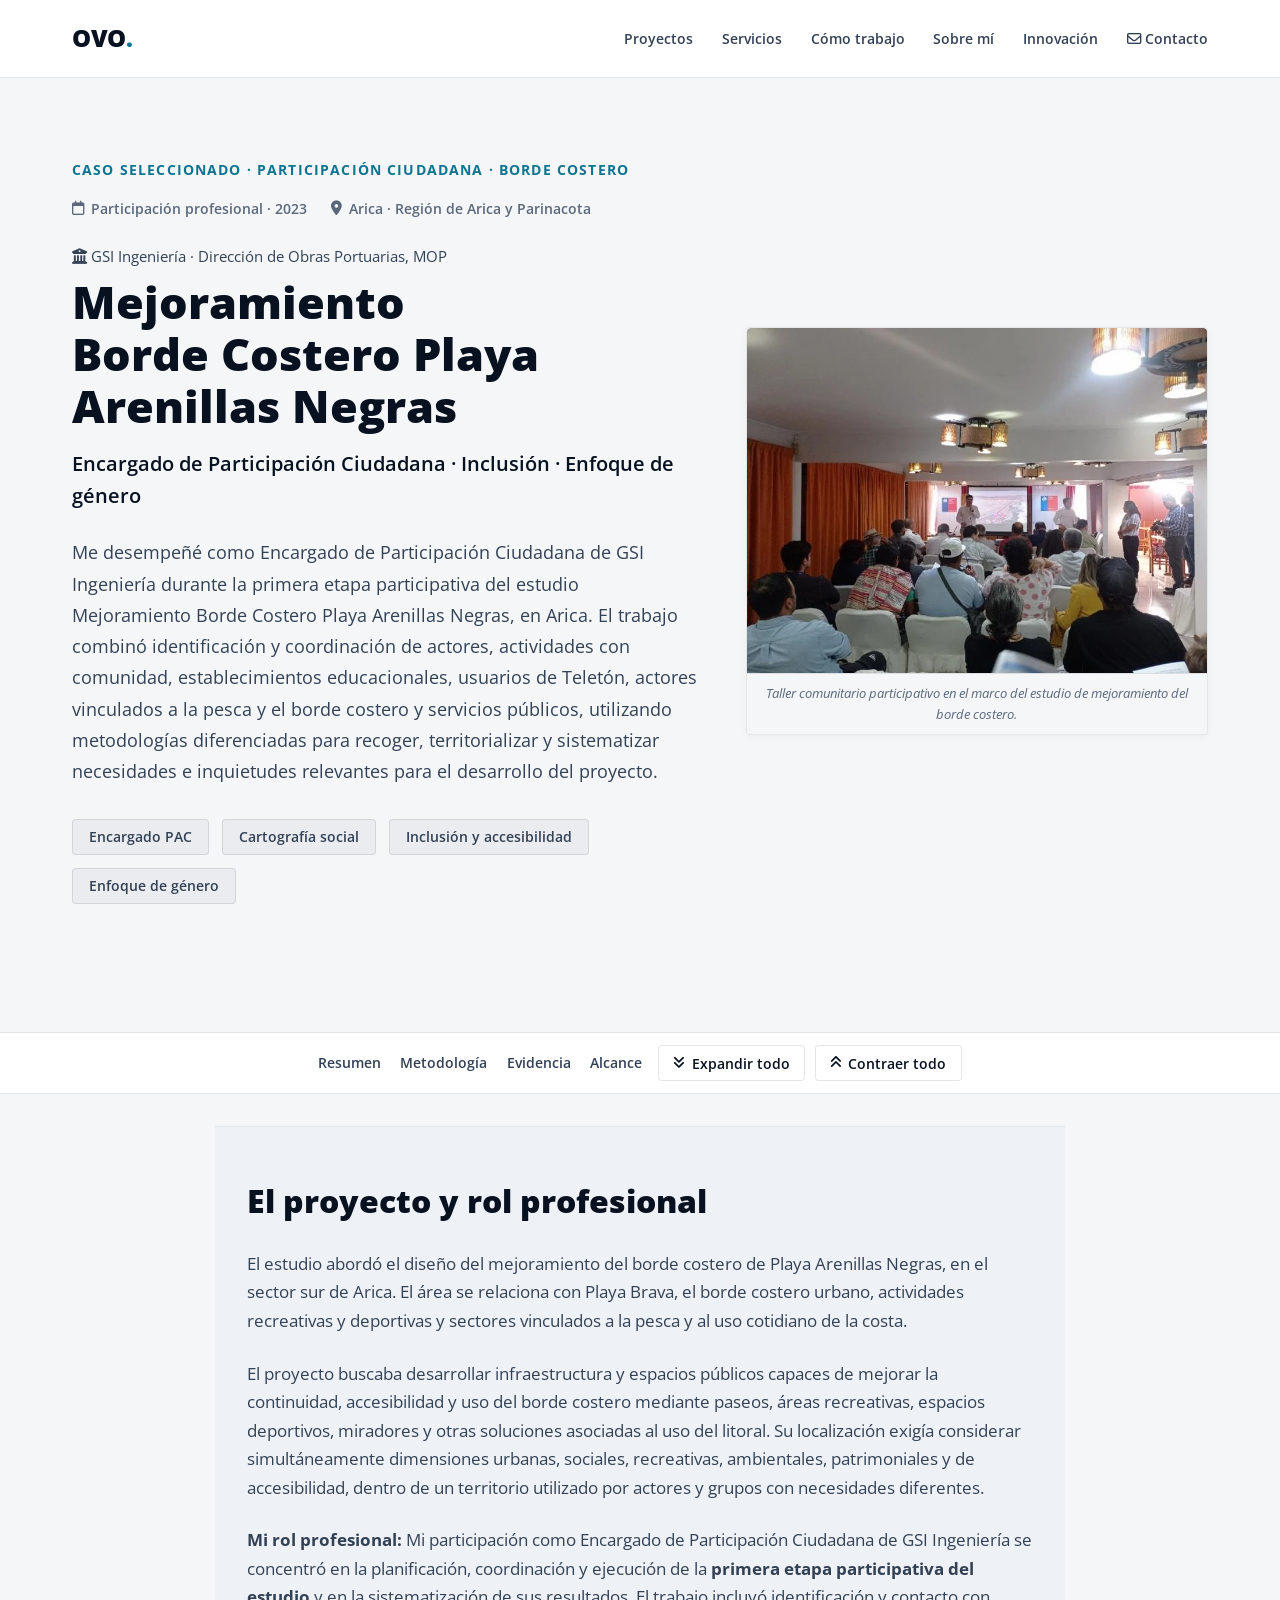
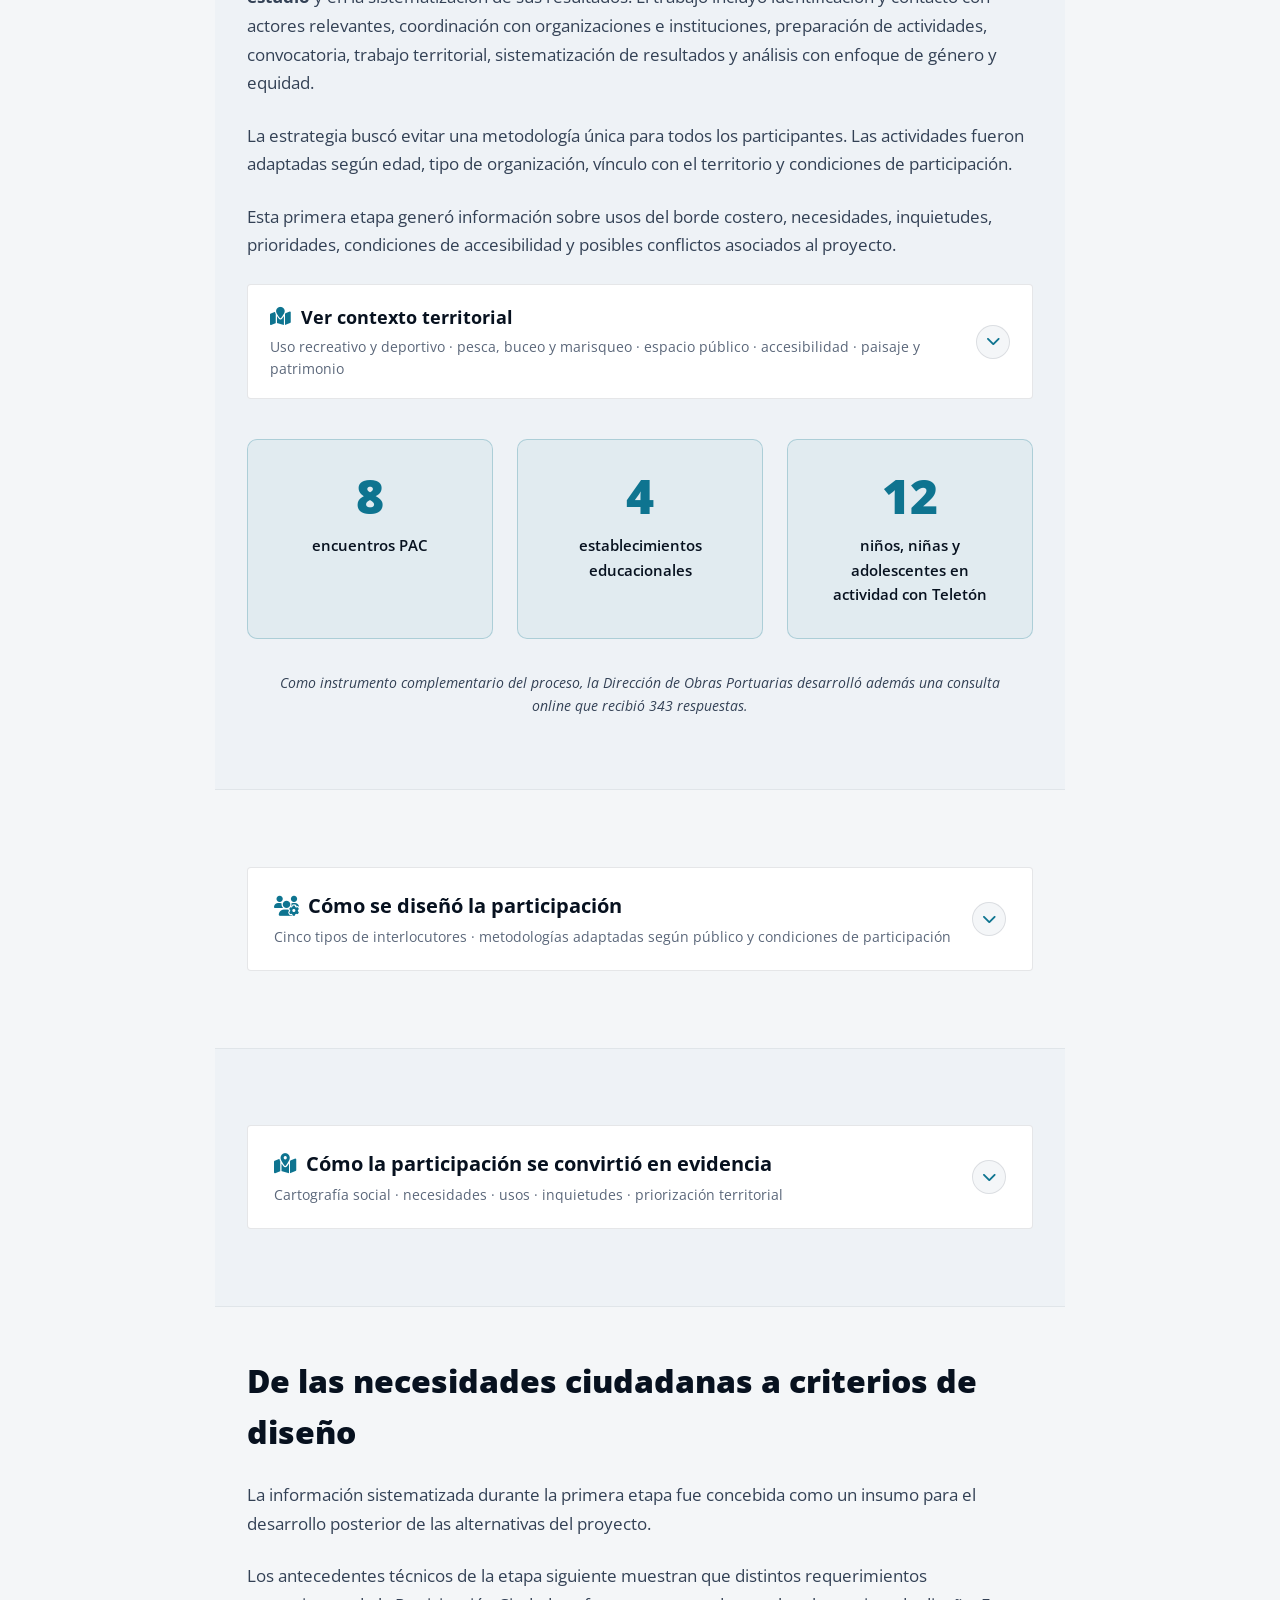
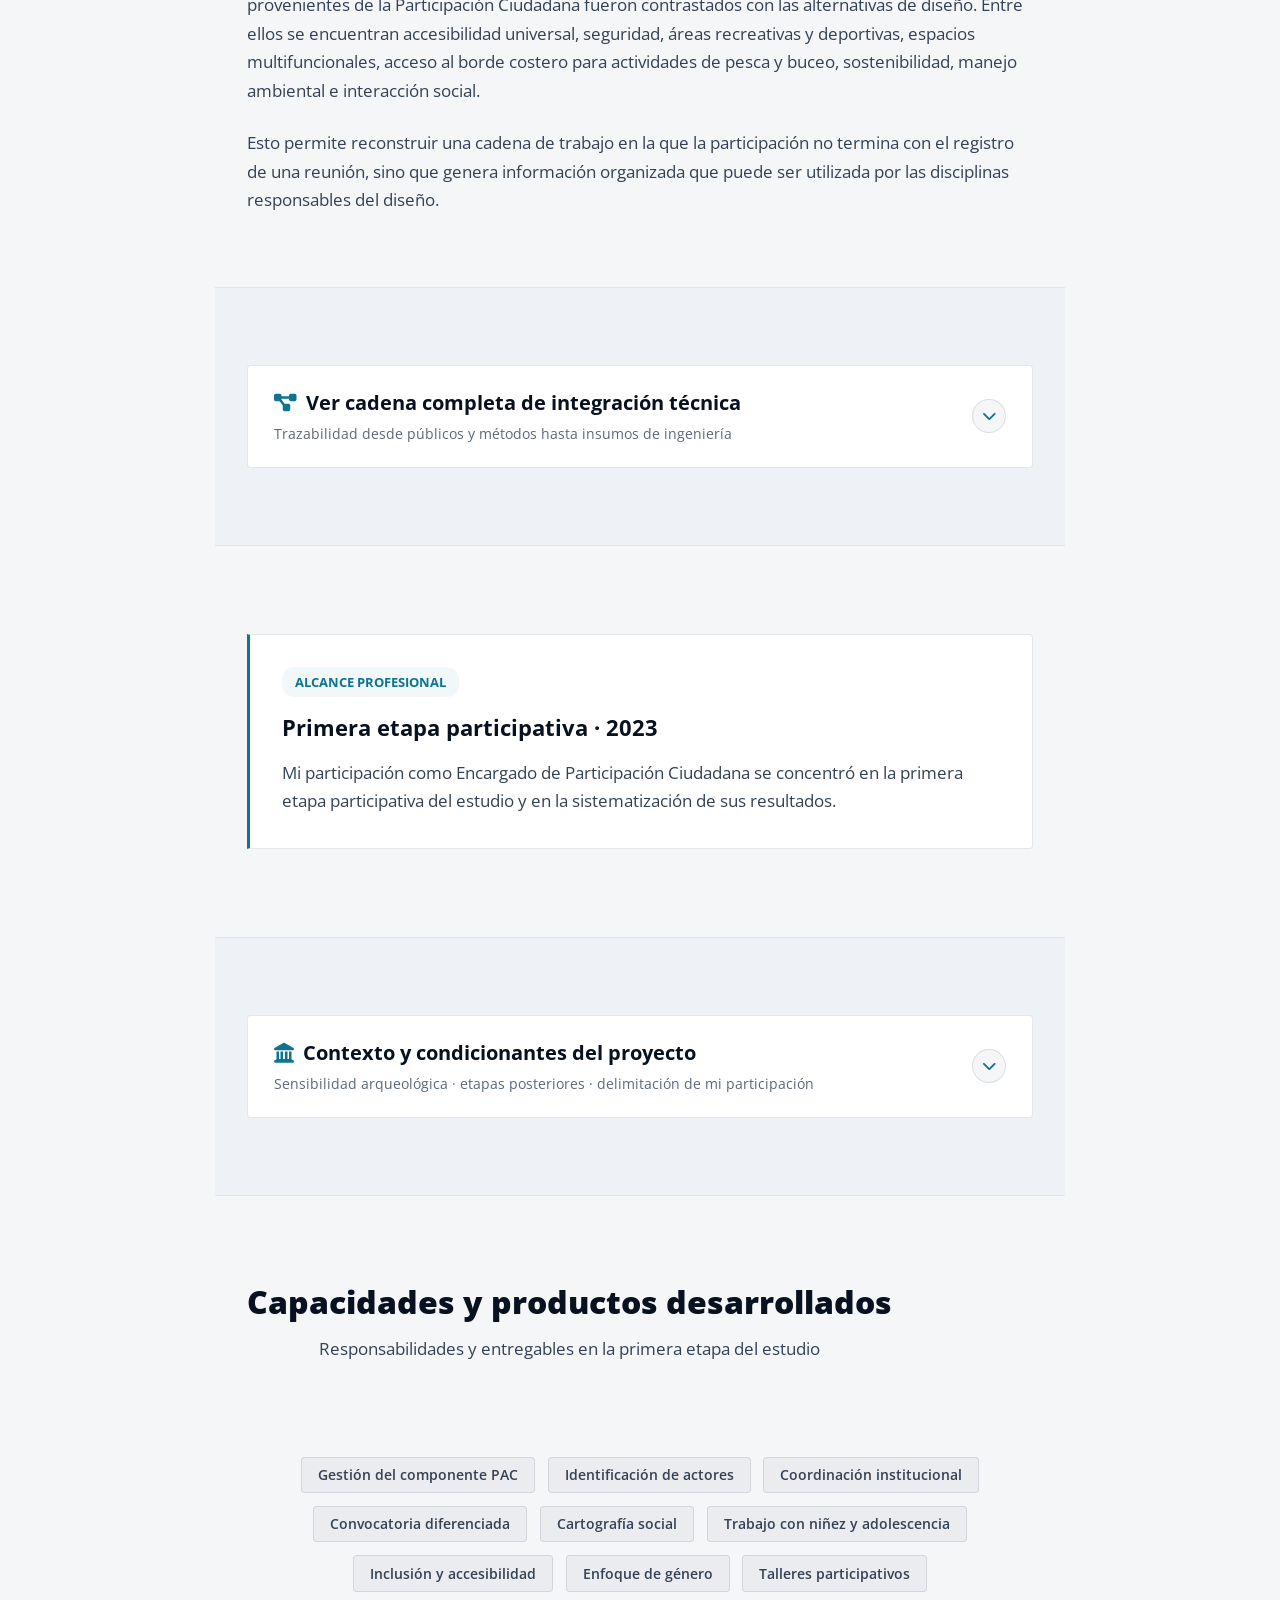
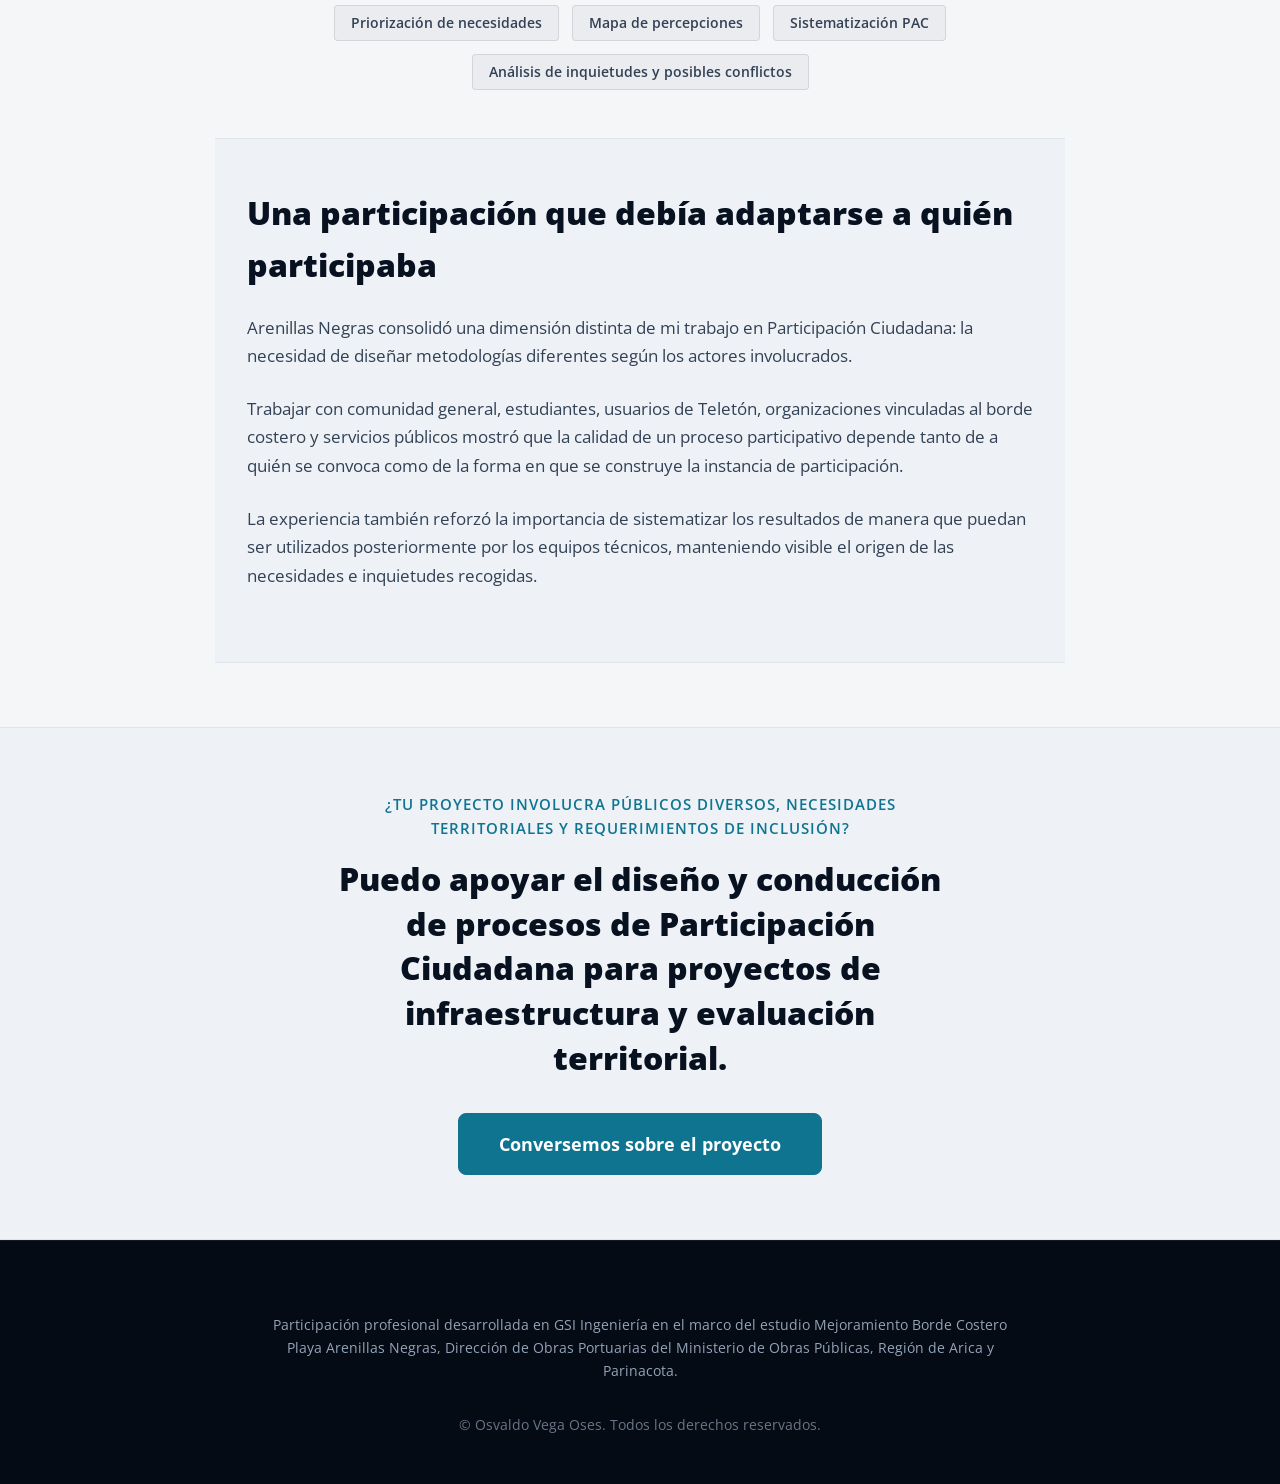
<file: proyectos/pac-arenillas-negras.html>
<!DOCTYPE html>
<html lang="es">
<head>
    <meta charset="UTF-8">
    <script src="../contact-tracking.js" defer></script>
    <script src="../openai-conversions.js" defer></script>

    <!-- Google Tag Manager -->
    <script>(function(w,d,s,l,i){w[l]=w[l]||[];w[l].push({'gtm.start':
    new Date().getTime(),event:'gtm.js'});var f=d.getElementsByTagName(s)[0],
    j=d.createElement(s),dl=l!='dataLayer'?'&l='+l:'';j.async=true;j.src=
    'https://www.googletagmanager.com/gtm.js?id='+i+dl;f.parentNode.insertBefore(j,f);
    })(window,document,'script','dataLayer','GTM-NN64BQC5');</script>
    <!-- End Google Tag Manager -->

    <!-- Microsoft Clarity -->
    <script type="text/javascript">
        (function(c,l,a,r,i,t,y){
            c[a]=c[a]||function(){(c[a].q=c[a].q||[]).push(arguments)};
            t=l.createElement(r);t.async=1;t.src="https://www.clarity.ms/tag/"+i;
            y=l.getElementsByTagName(r)[0];y.parentNode.insertBefore(t,y);
        })(window, document, "clarity", "script", "ypzia0e866");
    </script>
    <!-- End Microsoft Clarity -->

    <meta name="viewport" content="width=device-width, initial-scale=1.0">
    <title>Arenillas Negras | Participación Ciudadana | Osvaldo Vega Oses</title>
    <meta name="description" content="Caso profesional de Osvaldo Vega Oses como Encargado de Participación Ciudadana en el estudio Mejoramiento Borde Costero Playa Arenillas Negras, Arica, con metodologías diferenciadas, enfoque de género, inclusión y cartografía social.">
    
    <meta property="og:type" content="article">
    <meta property="og:title" content="Participación Ciudadana Arenillas Negras | Caso profesional">
    <meta property="og:description" content="Participación Ciudadana aplicada a infraestructura de borde costero mediante metodologías diferenciadas para comunidad, establecimientos educacionales, Teletón, actores económicos y servicios públicos.">
    
    <link rel="preconnect" href="https://fonts.googleapis.com">
    <link rel="preconnect" href="https://fonts.gstatic.com" crossorigin>
    <link href="https://fonts.googleapis.com/css2?family=Open+Sans:wght@300;400;600;700;800&display=swap" rel="stylesheet">
    <link rel="stylesheet" href="../style.css">
    <link rel="stylesheet" href="https://cdnjs.cloudflare.com/ajax/libs/font-awesome/6.4.0/css/all.min.css">

    <!-- SEO técnico -->
    <meta name="robots" content="index, follow">
    <link rel="canonical" href="https://osvaldovega.cl/proyectos/pac-arenillas-negras.html">

    <meta property="og:site_name" content="Osvaldo Vega Oses">
    <meta property="og:locale" content="es_CL">
    <meta property="og:url" content="https://osvaldovega.cl/proyectos/pac-arenillas-negras.html">

    <meta name="twitter:card" content="summary_large_image">
    <meta name="twitter:title" content="Participación Ciudadana Arenillas Negras | Caso profesional">
    <meta name="twitter:description" content="Participación Ciudadana aplicada a infraestructura de borde costero mediante metodologías diferenciadas para comunidad, establecimientos educacionales, Teletón, actores económicos y servicios públicos.">


    <!-- Imagen social -->
    <meta property="og:image" content="https://osvaldovega.cl/assets/seo/osvaldo-vega-og.jpg">
    <meta property="og:image:width" content="1200">
    <meta property="og:image:height" content="630">
    <meta property="og:image:alt" content="Osvaldo Vega Oses — Sociólogo, Medio Humano y Participación Ciudadana">
    <meta name="twitter:image" content="https://osvaldovega.cl/assets/seo/osvaldo-vega-og.jpg">
    <meta name="twitter:image:alt" content="Osvaldo Vega Oses — Sociólogo, Medio Humano y Participación Ciudadana">

</head>
<body>

    <!-- Google Tag Manager (noscript) -->
    <noscript><iframe src="https://www.googletagmanager.com/ns.html?id=GTM-NN64BQC5"
    height="0" width="0" style="display:none;visibility:hidden"></iframe></noscript>
    <!-- End Google Tag Manager (noscript) -->

    <header id="header">
        <div class="container">
            <nav aria-label="Navegación principal">
                <a href="../index.html#inicio" class="logo" aria-label="Ir al inicio">OVO<span class="text-gradient">.</span></a>
                <button class="nav-toggle" id="nav-toggle" aria-label="Abrir menú de navegación" aria-expanded="false">
                    <i class="fa-solid fa-bars"></i>
                </button>
                <ul class="nav-links" id="nav-links">
                    <li><a href="../index.html#proyectos">Proyectos</a></li>
                    <li><a href="../index.html#que-hago">Servicios</a></li>
                    <li><a href="../index.html#metodologia">Cómo trabajo</a></li>
                    <li><a href="../index.html#sobre-mi">Sobre mí</a></li>
                    <li><a href="../index.html#innovacion">Innovación</a></li>
                    <li><a href="../index.html#contacto"><i class="fa-regular fa-envelope" aria-hidden="true"></i> Contacto</a></li>
                </ul>
            </nav>
        </div>
    </header>

    <main class="case-study">
        <!-- Hero Section con Fotografía Principal en Grid 2 Columnas -->
        <section class="case-hero">
            <div class="container">
                <div class="case-hero-grid">
                    <div class="case-hero-content">
                        <span class="case-kicker">CASO SELECCIONADO · PARTICIPACIÓN CIUDADANA · BORDE COSTERO</span>
                        
                        <div class="case-meta">
                            <span><i class="fa-regular fa-calendar"></i> Participación profesional · 2023</span>
                            <span><i class="fa-solid fa-location-dot"></i> Arica · Región de Arica y Parinacota</span>
                        </div>
                        
                        <span style="display: block; color: var(--text-secondary); font-size: 0.95rem; margin-top: 0.8rem; margin-bottom: 0.5rem;"><i class="fa-solid fa-building-columns"></i> GSI Ingeniería · Dirección de Obras Portuarias, MOP</span>

                        <h1 style="margin-top: 0.5rem; max-width: 1200px; text-wrap: balance;">Mejoramiento Borde Costero Playa Arenillas Negras</h1>
                        <p style="color: #ffffff; font-size: 1.25rem; font-weight: 600; margin-top: 1rem;">Encargado de Participación Ciudadana · Inclusión · Enfoque de género</p>

                        <p class="case-lead">Me desempeñé como Encargado de Participación Ciudadana de GSI Ingeniería durante la primera etapa participativa del estudio Mejoramiento Borde Costero Playa Arenillas Negras, en Arica. El trabajo combinó identificación y coordinación de actores, actividades con comunidad, establecimientos educacionales, usuarios de Teletón, actores vinculados a la pesca y el borde costero y servicios públicos, utilizando metodologías diferenciadas para recoger, territorializar y sistematizar necesidades e inquietudes relevantes para el desarrollo del proyecto.</p>

                        <div class="case-tags">
                            <span class="tag-item">Encargado PAC</span>
                            <span class="tag-item">Cartografía social</span>
                            <span class="tag-item">Inclusión y accesibilidad</span>
                            <span class="tag-item">Enfoque de género</span>
                        </div>
                    </div>

                    <div class="case-hero-media">
                        <img src="../Fotos_proyectos/webp/arenillas-negras/pac-comunitaria-ampliada.webp" alt="Taller comunitario de participación ciudadana en el estudio de mejoramiento del borde costero Arenillas Negras" class="case-hero-img">
                        <div class="case-hero-caption">Taller comunitario participativo en el marco del estudio de mejoramiento del borde costero.</div>
                    </div>
                </div>
            </div>
        </section>

        <!-- Barra de Navegación del Caso + Controles de Acordeón -->
        <nav class="case-nav-bar" aria-label="Navegación interna del caso">
            <div class="container case-nav-container">
                <ul class="case-nav-links">
                    <li><a href="#resumen">Resumen</a></li>
                    <li><a href="#metodologia">Metodología</a></li>
                    <li><a href="#evidencia">Evidencia</a></li>
                    <li><a href="#alcance">Alcance</a></li>
                </ul>
                <div class="case-nav-controls">
                    <button id="btn-expand-all" class="btn-case-control" type="button" aria-label="Expandir todos los acordeones del caso">
                        <i class="fa-solid fa-angles-down"></i> Expandir todo
                    </button>
                    <button id="btn-collapse-all" class="btn-case-control" type="button" aria-label="Contraer todos los acordeones del caso">
                        <i class="fa-solid fa-angles-up"></i> Contraer todo
                    </button>
                </div>
            </div>
        </nav>

        <!-- Resumen del Caso y Rol Profesional — SIEMPRE VISIBLE -->
        <section id="resumen" class="case-section section-alt">
            <div class="container" style="max-width: 850px; margin: 0 auto;">
                <h2>El proyecto y rol profesional</h2>
                <p>El estudio abordó el diseño del mejoramiento del borde costero de Playa Arenillas Negras, en el sector sur de Arica. El área se relaciona con Playa Brava, el borde costero urbano, actividades recreativas y deportivas y sectores vinculados a la pesca y al uso cotidiano de la costa.</p>
                <p>El proyecto buscaba desarrollar infraestructura y espacios públicos capaces de mejorar la continuidad, accesibilidad y uso del borde costero mediante paseos, áreas recreativas, espacios deportivos, miradores y otras soluciones asociadas al uso del litoral. Su localización exigía considerar simultáneamente dimensiones urbanas, sociales, recreativas, ambientales, patrimoniales y de accesibilidad, dentro de un territorio utilizado por actores y grupos con necesidades diferentes.</p>
                <p><strong>Mi rol profesional:</strong> Mi participación como Encargado de Participación Ciudadana de GSI Ingeniería se concentró en la planificación, coordinación y ejecución de la <strong>primera etapa participativa del estudio</strong> y en la sistematización de sus resultados. El trabajo incluyó identificación y contacto con actores relevantes, coordinación con organizaciones e instituciones, preparación de actividades, convocatoria, trabajo territorial, sistematización de resultados y análisis con enfoque de género y equidad.</p>
                <p>La estrategia buscó evitar una metodología única para todos los participantes. Las actividades fueron adaptadas según edad, tipo de organización, vínculo con el territorio y condiciones de participación.</p>
                <p>Esta primera etapa generó información sobre usos del borde costero, necesidades, inquietudes, prioridades, condiciones de accesibilidad y posibles conflictos asociados al proyecto.</p>

                <!-- Desplegable Contexto Territorial (Cerrado por defecto) -->
                <details class="case-accordion case-accordion-compact">
                    <summary class="case-accordion-summary">
                        <span class="case-accordion-summary-header">
                            <span class="case-accordion-title"><i class="fa-solid fa-map-location"></i> Ver contexto territorial</span>
                            <span class="case-accordion-hint">Uso recreativo y deportivo · pesca, buceo y marisqueo · espacio público · accesibilidad · paisaje y patrimonio</span>
                        </span>
                        <span class="accordion-icon-badge" aria-hidden="true">
                            <i class="fa-solid fa-chevron-down"></i>
                        </span>
                    </summary>
                    <div class="case-accordion-content">
                        <div class="case-figure" style="margin: 0; padding: 1.8rem 1.2rem;">
                            <div style="text-align: center; margin-bottom: 1.5rem;">
                                <span class="tag-item" style="background: rgba(0, 240, 255, 0.1); color: var(--accent-cyan); padding: 0.4rem 1rem; border-radius: 20px; font-size: 0.85rem; display: inline-block; margin-bottom: 0.8rem;">Contexto territorial</span>
                                <h4 style="font-size: 1.5rem; margin-bottom: 0.5rem; color: #fff; text-wrap: balance;">Dimensiones territoriales del proyecto</h4>
                                <p style="color: var(--text-secondary); max-width: 650px; margin: 0 auto; font-size: 0.95rem;">Dimensiones territoriales articuladas en el estudio de mejoramiento del borde costero.</p>
                            </div>
                            
                            <div style="display: flex; flex-direction: column; align-items: center; gap: 1rem; margin-bottom: 1.2rem; max-width: 650px; margin-left: auto; margin-right: auto;">
                                <div style="width: 100%; border: 1px solid var(--accent-cyan); border-radius: 8px; padding: 1.2rem; background: rgba(0, 240, 255, 0.1); text-align: center; font-size: 1.1rem; font-weight: 700; color: #fff; text-transform: uppercase;">
                                    BORDE COSTERO ARENILLAS NEGRAS
                                </div>
                                <div style="color: var(--accent-cyan); font-size: 1.5rem;">↓ <span style="font-size: 0.9rem; color: var(--text-secondary); font-style: italic;">conectado con</span> ↓</div>
                                
                                <div style="width: 100%; border: 1px solid rgba(255, 255, 255, 0.2); border-radius: 8px; padding: 1.5rem; background: rgba(255, 255, 255, 0.03); display: flex; flex-direction: column; gap: 0.6rem;">
                                    <div style="border: 1px solid rgba(255, 255, 255, 0.15); border-radius: 4px; padding: 0.7rem 1rem; background: rgba(255,255,255,0.04); text-align: center; font-weight: 500; color: rgba(255,255,255,0.9); font-size: 0.95rem;">USO RECREATIVO Y DEPORTIVO</div>
                                    <div style="border: 1px solid rgba(255, 255, 255, 0.15); border-radius: 4px; padding: 0.7rem 1rem; background: rgba(255,255,255,0.04); text-align: center; font-weight: 500; color: rgba(255,255,255,0.9); font-size: 0.95rem;">PESCA, BUCEO Y MARISQUEO</div>
                                    <div style="border: 1px solid rgba(255, 255, 255, 0.15); border-radius: 4px; padding: 0.7rem 1rem; background: rgba(255,255,255,0.04); text-align: center; font-weight: 500; color: rgba(255,255,255,0.9); font-size: 0.95rem;">ESPACIO PÚBLICO</div>
                                    <div style="border: 1px solid rgba(255, 255, 255, 0.15); border-radius: 4px; padding: 0.7rem 1rem; background: rgba(255,255,255,0.04); text-align: center; font-weight: 500; color: rgba(255,255,255,0.9); font-size: 0.95rem;">ACCESIBILIDAD</div>
                                    <div style="border: 1px solid rgba(255, 255, 255, 0.15); border-radius: 4px; padding: 0.7rem 1rem; background: rgba(255,255,255,0.04); text-align: center; font-weight: 500; color: rgba(255,255,255,0.9); font-size: 0.95rem;">PAISAJE Y PATRIMONIO</div>
                                </div>
                                
                                <div style="color: var(--accent-cyan); font-size: 1.5rem;">↓</div>
                                
                                <div style="width: 100%; border: 1px solid rgba(255,255,255,0.25); border-radius: 8px; padding: 1.2rem; background: rgba(0, 240, 255, 0.05); text-align: center; font-size: 1.05rem; font-weight: 600; color: #fff; text-transform: uppercase; letter-spacing: 0.03em;">
                                    DISEÑO DEL MEJORAMIENTO DEL BORDE COSTERO
                                </div>
                                
                                <p style="text-align: center; color: var(--text-secondary); margin-top: 1.2rem; font-size: 0.85rem; font-style: italic;">El esquema es conceptual y resume dimensiones territoriales consideradas en el estudio; no reemplaza la cartografía ni los antecedentes técnicos del proyecto.</p>
                            </div>
                        </div>
                    </div>
                </details>
            </div>
            
            <!-- Indicadores Principales — SIEMPRE VISIBLES -->
            <div class="container" style="margin-top: 2.5rem;">
                <div style="display: grid; grid-template-columns: repeat(auto-fit, minmax(220px, 1fr)); gap: 1.5rem; max-width: 850px; margin: 0 auto;">
                    <div style="background: rgba(0, 240, 255, 0.05); border: 1px solid rgba(0, 240, 255, 0.2); border-radius: 10px; padding: 2rem; text-align: center;">
                        <div style="font-size: 3rem; font-weight: 800; color: var(--accent-cyan); line-height: 1;">8</div>
                        <div style="font-size: 0.95rem; color: #fff; margin-top: 0.8rem; font-weight: 600;">encuentros PAC</div>
                    </div>
                    
                    <div style="background: rgba(0, 240, 255, 0.05); border: 1px solid rgba(0, 240, 255, 0.2); border-radius: 10px; padding: 2rem; text-align: center;">
                        <div style="font-size: 3rem; font-weight: 800; color: var(--accent-cyan); line-height: 1;">4</div>
                        <div style="font-size: 0.95rem; color: #fff; margin-top: 0.8rem; font-weight: 600;">establecimientos educacionales</div>
                    </div>
                    
                    <div style="background: rgba(0, 240, 255, 0.05); border: 1px solid rgba(0, 240, 255, 0.2); border-radius: 10px; padding: 2rem; text-align: center;">
                        <div style="font-size: 3rem; font-weight: 800; color: var(--accent-cyan); line-height: 1;">12</div>
                        <div style="font-size: 0.95rem; color: #fff; margin-top: 0.8rem; font-weight: 600;">niños, niñas y adolescentes en actividad con Teletón</div>
                    </div>
                </div>
                
                <p style="text-align: center; color: var(--text-secondary); margin-top: 2rem; font-size: 0.85rem; max-width: 750px; margin-left: auto; margin-right: auto; font-style: italic;">Como instrumento complementario del proceso, la Dirección de Obras Portuarias desarrolló además una consulta online que recibió 343 respuestas.</p>
            </div>
        </section>

        <!-- ACORDEÓN 1 — Cómo se diseñó la participación -->
        <section id="metodologia" class="case-section">
            <div class="container" style="max-width: 850px; margin: 0 auto;">
                <details class="case-accordion">
                    <summary class="case-accordion-summary">
                        <span class="case-accordion-summary-header">
                            <span class="case-accordion-title"><i class="fa-solid fa-users-gear"></i> Cómo se diseñó la participación</span>
                            <span class="case-accordion-hint">Cinco tipos de interlocutores · metodologías adaptadas según público y condiciones de participación</span>
                        </span>
                        <span class="accordion-icon-badge" aria-hidden="true">
                            <i class="fa-solid fa-chevron-down"></i>
                        </span>
                    </summary>
                    <div class="case-accordion-content">
                        <h3>Una participación diseñada para públicos diferentes</h3>
                        <p>La primera etapa contempló ocho encuentros de Participación Ciudadana con enfoque de género. En lugar de concentrar el proceso en una única reunión general, se trabajó con grupos diferenciados para adaptar las técnicas de participación a sus características y formas de relación con el territorio.</p>

                        <div class="case-figure" style="background: rgba(0, 0, 0, 0.2); border: 1px solid rgba(255, 255, 255, 0.05); margin: 2rem 0;">
                            <div style="text-align: center; margin-bottom: 1.5rem;">
                                <span class="tag-item" style="background: rgba(0, 240, 255, 0.15); color: var(--accent-cyan); padding: 0.5rem 1.2rem; border-radius: 20px; font-size: 0.95rem; font-weight: 700; display: inline-block; margin-bottom: 1rem; border: 1px solid rgba(0, 240, 255, 0.3);">8 ENCUENTROS PAC</span>
                                <h4 style="font-size: 1.5rem; margin-bottom: 0.5rem; color: #fff; text-wrap: balance;">Tipología de interlocutores y actores participantes</h4>
                                <p style="color: var(--text-secondary); max-width: 650px; margin: 0 auto; font-size: 0.95rem;">El proceso se estructuró a través de cinco grandes tipos de interlocutores para responder a sus especificidades territoriales y sociales.</p>
                            </div>
                            
                            <div style="display: grid; grid-template-columns: repeat(auto-fit, minmax(240px, 1fr)); gap: 1.2rem; max-width: 900px; margin: 0 auto;">
                                <div style="background: rgba(255,255,255,0.03); border: 1px solid rgba(255,255,255,0.1); border-radius: 8px; padding: 1.2rem; text-align: center;">
                                    <div style="font-size: 1.6rem; color: var(--accent-cyan); margin-bottom: 0.4rem;"><i class="fa-solid fa-users"></i></div>
                                    <h5 style="font-size: 0.95rem; color: #fff; margin: 0; text-transform: uppercase;">1. COMUNIDAD GENERAL</h5>
                                </div>
                                
                                <div style="background: rgba(255,255,255,0.03); border: 1px solid rgba(255,255,255,0.1); border-radius: 8px; padding: 1.2rem; text-align: center;">
                                    <div style="font-size: 1.6rem; color: var(--accent-cyan); margin-bottom: 0.4rem;"><i class="fa-solid fa-school"></i></div>
                                    <h5 style="font-size: 0.95rem; color: #fff; margin: 0; text-transform: uppercase;">2. 4 ESTABLECIMIENTOS EDUCACIONALES</h5>
                                </div>
                                
                                <div style="background: rgba(255,255,255,0.03); border: 1px solid rgba(255,255,255,0.1); border-radius: 8px; padding: 1.2rem; text-align: center;">
                                    <div style="font-size: 1.6rem; color: var(--accent-cyan); margin-bottom: 0.4rem;"><i class="fa-solid fa-universal-access"></i></div>
                                    <h5 style="font-size: 0.95rem; color: #fff; margin: 0; text-transform: uppercase;">3. INSTITUTO TELETÓN ARICA</h5>
                                </div>
                                
                                <div style="background: rgba(255,255,255,0.03); border: 1px solid rgba(255,255,255,0.1); border-radius: 8px; padding: 1.2rem; text-align: center;">
                                    <div style="font-size: 1.6rem; color: var(--accent-cyan); margin-bottom: 0.4rem;"><i class="fa-solid fa-fish"></i></div>
                                    <h5 style="font-size: 0.95rem; color: #fff; margin: 0; text-transform: uppercase;">4. GRUPOS ECONÓMICOS Y ACTORES DEL BORDE COSTERO</h5>
                                </div>
                                
                                <div style="background: rgba(255,255,255,0.03); border: 1px solid rgba(255,255,255,0.1); border-radius: 8px; padding: 1.2rem; text-align: center; grid-column: 1 / -1; max-width: 350px; margin: 0 auto; width: 100%;">
                                    <div style="font-size: 1.6rem; color: var(--accent-cyan); margin-bottom: 0.4rem;"><i class="fa-solid fa-building-user"></i></div>
                                    <h5 style="font-size: 0.95rem; color: #fff; margin: 0; text-transform: uppercase;">5. SERVICIOS PÚBLICOS</h5>
                                </div>
                            </div>
                        </div>

                        <h3 style="margin-top: 2rem;">Adaptar la metodología al participante</h3>
                        <p>El diseño de las actividades respondió a las características de cada grupo. Con establecimientos educacionales se utilizaron presentaciones audiovisuales, trabajo grupal, cartografía social y priorización de necesidades. En la actividad con Teletón se combinaron reflexión grupal, trabajo individual y cartografía social. Con actores económicos vinculados al borde costero se incorporaron preguntas abiertas, identificación territorial de necesidades y priorización, mientras que con servicios públicos se trabajó mediante presentación técnica y discusión institucional.</p>
                        <p>La experiencia mostró que una actividad participativa no puede reducirse a aplicar el mismo instrumento a todos los actores. El formato, el lenguaje y la dinámica deben ajustarse a quién participa y a la información que se necesita producir.</p>

                        <div class="case-figure" style="margin: 2rem 0;">
                            <div style="text-align: center; margin-bottom: 1.5rem;">
                                <span class="tag-item" style="background: rgba(0, 240, 255, 0.1); color: var(--accent-cyan); padding: 0.4rem 1rem; border-radius: 20px; font-size: 0.85rem; display: inline-block; margin-bottom: 0.8rem;">Matriz metodológica</span>
                                <h4 style="font-size: 1.5rem; margin-bottom: 0.5rem; color: #fff; text-wrap: balance;">Distintos participantes, distintos métodos</h4>
                            </div>
                            
                            <div style="display: flex; flex-direction: column; gap: 0.8rem; max-width: 850px; margin: 0 auto;">
                                <div style="background: rgba(255,255,255,0.03); border: 1px solid rgba(255,255,255,0.1); border-left: 4px solid var(--accent-cyan); border-radius: 0 8px 8px 0; padding: 1rem 1.3rem; display: flex; flex-wrap: wrap; justify-content: space-between; align-items: center; gap: 0.8rem;">
                                    <div style="font-weight: 700; color: #fff; font-size: 1rem; min-width: 180px;">COMUNIDAD</div>
                                    <div style="color: var(--text-secondary); font-size: 0.92rem;">discusión + trabajo individual + necesidades</div>
                                </div>
                                
                                <div style="background: rgba(255,255,255,0.03); border: 1px solid rgba(255,255,255,0.1); border-left: 4px solid var(--accent-cyan); border-radius: 0 8px 8px 0; padding: 1rem 1.3rem; display: flex; flex-wrap: wrap; justify-content: space-between; align-items: center; gap: 0.8rem;">
                                    <div style="font-weight: 700; color: #fff; font-size: 1rem; min-width: 180px;">COLEGIOS</div>
                                    <div style="color: var(--text-secondary); font-size: 0.92rem;">audiovisual + cartografía social + trabajo grupal + priorización</div>
                                </div>
                                
                                <div style="background: rgba(255,255,255,0.03); border: 1px solid rgba(255,255,255,0.1); border-left: 4px solid var(--accent-cyan); border-radius: 0 8px 8px 0; padding: 1rem 1.3rem; display: flex; flex-wrap: wrap; justify-content: space-between; align-items: center; gap: 0.8rem;">
                                    <div style="font-weight: 700; color: #fff; font-size: 1rem; min-width: 180px;">TELETÓN</div>
                                    <div style="color: var(--text-secondary); font-size: 0.92rem;">reflexión + cartografía social + trabajo individual</div>
                                </div>
                                
                                <div style="background: rgba(255,255,255,0.03); border: 1px solid rgba(255,255,255,0.1); border-left: 4px solid var(--accent-cyan); border-radius: 0 8px 8px 0; padding: 1rem 1.3rem; display: flex; flex-wrap: wrap; justify-content: space-between; align-items: center; gap: 0.8rem;">
                                    <div style="font-weight: 700; color: #fff; font-size: 1rem; min-width: 180px;">GRUPOS ECONÓMICOS</div>
                                    <div style="color: var(--text-secondary); font-size: 0.92rem;">preguntas + cartografía + necesidades territoriales</div>
                                </div>
                                
                                <div style="background: rgba(255,255,255,0.03); border: 1px solid rgba(255,255,255,0.1); border-left: 4px solid var(--accent-cyan); border-radius: 0 8px 8px 0; padding: 1rem 1.3rem; display: flex; flex-wrap: wrap; justify-content: space-between; align-items: center; gap: 0.8rem;">
                                    <div style="font-weight: 700; color: #fff; font-size: 1rem; min-width: 180px;">SERVICIOS PÚBLICOS</div>
                                    <div style="color: var(--text-secondary); font-size: 0.92rem;">presentación técnica + consultas + observaciones</div>
                                </div>
                            </div>
                        </div>

                        <!-- Galería Fotográfica de Metodología -->
                        <div class="case-photos-grid">
                            <figure class="case-photo-container" style="margin: 0;">
                                <img src="../Fotos_proyectos/webp/arenillas-negras/pac-grupos-economicos.webp" alt="Instancia de trabajo con actores vinculados al borde costero" class="case-photo-img">
                                <figcaption class="case-photo-caption">Instancia de trabajo con actores económicos y usuarios del borde costero.</figcaption>
                            </figure>

                            <figure class="case-photo-container" style="margin: 0;">
                                <img src="../Fotos_proyectos/webp/arenillas-negras/pac-servicios-publicos.webp" alt="Instancia de trabajo con servicios públicos" class="case-photo-img">
                                <figcaption class="case-photo-caption">Instancia de trabajo y coordinación con servicios públicos.</figcaption>
                            </figure>
                        </div>

                        <h3 style="margin-top: 2rem;">Niñez, accesibilidad y enfoque de género</h3>
                        <p>El proceso incorporó de forma explícita públicos que no siempre participan en estudios de infraestructura mediante los mismos mecanismos que organizaciones territoriales tradicionales.</p>
                        <p>Las actividades con establecimientos educacionales permitieron recoger percepciones y necesidades de niños, niñas y adolescentes. En el Instituto Teletón participaron doce niños, niñas y adolescentes acompañados por sus adultos responsables, utilizando una metodología adaptada para identificar necesidades relacionadas, entre otros ámbitos, con accesibilidad, seguridad e inclusión.</p>
                        <p>El análisis de las actividades consideró además variables de género, edad, pertenencia a pueblos originarios y movilidad reducida cuando la información disponible permitía realizar esa diferenciación.</p>

                        <figure class="case-photo-container" style="margin-top: 1.8rem;">
                            <img src="../Fotos_proyectos/webp/arenillas-negras/imagen-accesibilidad-pac-teleton.webp" alt="Esquema metodológico de accesibilidad e inclusión utilizado en la jornada participativa" class="case-photo-img">
                            <figcaption class="case-photo-caption">Esquema metodológico de accesibilidad e inclusión aplicado en las jornadas participativas.</figcaption>
                        </figure>
                    </div>
                </details>
            </div>
        </section>

        <!-- ACORDEÓN 2 — Cómo la participación se convirtió en evidencia -->
        <section id="evidencia" class="case-section section-alt">
            <div class="container" style="max-width: 850px; margin: 0 auto;">
                <details class="case-accordion">
                    <summary class="case-accordion-summary">
                        <span class="case-accordion-summary-header">
                            <span class="case-accordion-title"><i class="fa-solid fa-map-location-dot"></i> Cómo la participación se convirtió en evidencia</span>
                            <span class="case-accordion-hint">Cartografía social · necesidades · usos · inquietudes · priorización territorial</span>
                        </span>
                        <span class="accordion-icon-badge" aria-hidden="true">
                            <i class="fa-solid fa-chevron-down"></i>
                        </span>
                    </summary>
                    <div class="case-accordion-content">
                        <h3>De la participación a la evidencia territorial</h3>
                        <p>Las actividades no se limitaron al registro de opiniones. La cartografía social permitió asociar necesidades, usos e inquietudes con lugares concretos del área de estudio.</p>
                        <p>Los resultados fueron organizados mediante categorías, identificación y priorización de necesidades y representaciones territoriales. El proceso incluyó la elaboración de un mapa de percepciones y contempló la construcción de un ranking de necesidades y un plano síntesis como instrumentos para organizar territorialmente la información levantada.</p>

                        <!-- Fotografías de Productos y Evidencia Real -->
                        <div class="case-photos-grid">
                            <figure class="case-photo-container" style="margin: 0;">
                                <img src="../Fotos_proyectos/webp/arenillas-negras/trabajo-sobre-mapas.webp" alt="Trabajo de cartografía social en taller participativo" class="case-photo-img">
                                <figcaption class="case-photo-caption">Registro del trabajo de cartografía social sobre planos del área de estudio.</figcaption>
                            </figure>

                            <figure class="case-photo-container" style="margin: 0;">
                                <img src="../Fotos_proyectos/webp/arenillas-negras/mapa-de-percepciones.webp" alt="Mapa de percepciones elaborado como producto del estudio" class="case-photo-img">
                                <figcaption class="case-photo-caption">Mapa de percepciones elaborado como producto de la sistematización territorial.</figcaption>
                            </figure>
                        </div>

                        <div class="case-figure" style="padding: 2rem 1.5rem; margin: 2rem 0;">
                            <div style="text-align: center; margin-bottom: 1.5rem;">
                                <span class="tag-item" style="background: rgba(0, 240, 255, 0.1); color: var(--accent-cyan); padding: 0.4rem 1rem; border-radius: 20px; font-size: 0.85rem; display: inline-block; margin-bottom: 0.8rem;">Sistematización espacial</span>
                                <h4 style="font-size: 1.5rem; margin-bottom: 0.5rem; color: #fff; text-wrap: balance;">Del encuentro a la evidencia territorial</h4>
                            </div>
                            
                            <div style="max-width: 500px; margin: 0 auto; display: flex; flex-direction: column; align-items: center; gap: 0;">
                                <div style="width: 100%; border: 1px solid rgba(255, 255, 255, 0.1); border-radius: 6px; padding: 0.9rem; background: rgba(0, 0, 0, 0.3); text-align: center; font-size: 0.9rem; font-weight: 500;">ENCUENTROS PAC</div>
                                <div style="color: var(--accent-cyan); font-size: 1.2rem; padding: 0.2rem 0;">↓</div>
                                
                                <div style="width: 100%; border: 1px solid rgba(255, 255, 255, 0.1); border-radius: 6px; padding: 0.9rem; background: rgba(0, 0, 0, 0.3); text-align: center; font-size: 0.9rem; font-weight: 500;">CARTOGRAFÍA SOCIAL</div>
                                <div style="color: var(--accent-cyan); font-size: 1.2rem; padding: 0.2rem 0;">↓</div>
                                
                                <div style="width: 100%; border: 1px solid rgba(255, 255, 255, 0.1); border-radius: 6px; padding: 0.9rem; background: rgba(0, 0, 0, 0.3); text-align: center; font-size: 0.9rem; font-weight: 500;">INQUIETUDES + NECESIDADES + USOS DEL TERRITORIO</div>
                                <div style="color: var(--accent-cyan); font-size: 1.2rem; padding: 0.2rem 0;">↓</div>
                                
                                <div style="width: 100%; border: 1px solid rgba(255, 255, 255, 0.1); border-radius: 6px; padding: 0.9rem; background: rgba(0, 0, 0, 0.3); text-align: center; font-size: 0.9rem; font-weight: 500;">PRIORIZACIÓN</div>
                                <div style="color: var(--accent-cyan); font-size: 1.2rem; padding: 0.2rem 0;">↓</div>
                                
                                <div style="width: 100%; border: 1px solid var(--accent-cyan); border-radius: 6px; padding: 1rem; background: rgba(0, 240, 255, 0.1); text-align: center; font-size: 0.95rem; font-weight: 700; color: #fff;">MAPA DE PERCEPCIONES (PRODUCTO ELABORADO)</div>

                                <div style="width: 100%; border: 1px dashed rgba(255, 255, 255, 0.15); border-radius: 8px; padding: 1.2rem; background: rgba(255, 255, 255, 0.02); margin-top: 1.5rem; display: flex; flex-direction: column; gap: 0.5rem;">
                                    <div style="font-size: 0.8rem; text-transform: uppercase; letter-spacing: 0.05em; color: var(--text-secondary); text-align: center; font-weight: 600; margin-bottom: 0.4rem;">INSTRUMENTOS DE SÍNTESIS CONTEMPLADOS</div>
                                    <div style="border: 1px solid rgba(255, 255, 255, 0.1); border-radius: 4px; padding: 0.7rem 1rem; background: rgba(0, 0, 0, 0.2); text-align: center; font-size: 0.85rem; font-weight: 500; color: var(--text-secondary);">RANKING DE NECESIDADES</div>
                                    <div style="border: 1px solid rgba(255, 255, 255, 0.1); border-radius: 4px; padding: 0.7rem 1rem; background: rgba(0, 0, 0, 0.2); text-align: center; font-size: 0.85rem; font-weight: 500; color: var(--text-secondary);">PLANO SÍNTESIS</div>
                                </div>
                            </div>
                        </div>

                        <h3 style="margin-top: 2rem;">Cuando una actividad obliga a adaptar la estrategia</h3>
                        <p>Una de las actividades comunitarias evidenció la necesidad de adaptar la metodología frente a situaciones no previstas. Durante el encuentro surgieron inquietudes relacionadas con otra iniciativa presente en el territorio, lo que modificó la dinámica originalmente planificada.</p>
                        <p>La experiencia llevó a reforzar un criterio que posteriormente adquirió mayor importancia en mi trabajo: la metodología participativa debe mantener suficiente estructura para producir información comparable, pero también suficiente flexibilidad para responder a controversias, intereses y preocupaciones que aparecen durante el trabajo territorial.</p>
                    </div>
                </details>
            </div>
        </section>

        <!-- SECCIÓN VISIBLE — De las necesidades ciudadanas a criterios de diseño -->
        <section id="criterios" class="case-section">
            <div class="container" style="max-width: 850px; margin: 0 auto;">
                <h2>De las necesidades ciudadanas a criterios de diseño</h2>
                <p>La información sistematizada durante la primera etapa fue concebida como un insumo para el desarrollo posterior de las alternativas del proyecto.</p>
                <p>Los antecedentes técnicos de la etapa siguiente muestran que distintos requerimientos provenientes de la Participación Ciudadana fueron contrastados con las alternativas de diseño. Entre ellos se encuentran accesibilidad universal, seguridad, áreas recreativas y deportivas, espacios multifuncionales, acceso al borde costero para actividades de pesca y buceo, sostenibilidad, manejo ambiental e interacción social.</p>
                <p>Esto permite reconstruir una cadena de trabajo en la que la participación no termina con el registro de una reunión, sino que genera información organizada que puede ser utilizada por las disciplinas responsables del diseño.</p>
            </div>
        </section>

        <!-- ACORDEÓN COMPLEMENTARIO — Ver cadena completa de integración técnica -->
        <section id="integracion" class="case-section section-alt">
            <div class="container" style="max-width: 850px; margin: 0 auto;">
                <details class="case-accordion">
                    <summary class="case-accordion-summary">
                        <span class="case-accordion-summary-header">
                            <span class="case-accordion-title"><i class="fa-solid fa-diagram-project"></i> Ver cadena completa de integración técnica</span>
                            <span class="case-accordion-hint">Trazabilidad desde públicos y métodos hasta insumos de ingeniería</span>
                        </span>
                        <span class="accordion-icon-badge" aria-hidden="true">
                            <i class="fa-solid fa-chevron-down"></i>
                        </span>
                    </summary>
                    <div class="case-accordion-content">
                        <div class="case-figure" style="margin: 1rem 0; padding: 2rem 1.5rem;">
                            <div style="text-align: center; margin-bottom: 2rem;">
                                <span class="tag-item" style="background: rgba(0, 240, 255, 0.1); color: var(--accent-cyan); padding: 0.4rem 1rem; border-radius: 20px; font-size: 0.85rem; display: inline-block; margin-bottom: 0.8rem;">Integración técnica</span>
                                <h4 style="font-size: 1.6rem; margin-bottom: 0.5rem; color: #fff; text-wrap: balance;">De la evidencia participativa a los insumos de ingeniería</h4>
                            </div>
                            
                            <div style="display: flex; flex-direction: column; align-items: center; gap: 1rem; max-width: 700px; margin: 0 auto;">
                                <div style="width: 100%; border: 1px solid rgba(255, 255, 255, 0.15); border-radius: 8px; padding: 1.2rem; background: rgba(0, 0, 0, 0.3);">
                                    <div style="font-size: 0.8rem; text-transform: uppercase; letter-spacing: 0.05em; color: var(--accent-cyan); text-align: center; font-weight: 700; margin-bottom: 0.6rem;">PÚBLICOS Y ACTORES</div>
                                    <p style="text-align: center; color: var(--text-secondary); margin: 0; font-size: 0.95rem;">Comunidad · Estudiantes · Teletón · Pescadores / buzos / mariscadores · Servicios públicos</p>
                                </div>
                                
                                <div style="color: var(--accent-cyan); font-size: 1.5rem;">↓</div>
                                
                                <div style="width: 100%; border: 1px solid rgba(255, 255, 255, 0.15); border-radius: 8px; padding: 1.2rem; background: rgba(0, 0, 0, 0.3);">
                                    <div style="font-size: 0.8rem; text-transform: uppercase; letter-spacing: 0.05em; color: var(--accent-cyan); text-align: center; font-weight: 700; margin-bottom: 0.6rem;">MÉTODOS DIFERENCIADOS</div>
                                    <p style="text-align: center; color: var(--text-secondary); margin: 0; font-size: 0.95rem;">Talleres · Cartografía social · Trabajo individual · Trabajo grupal · Preguntas y discusión · Priorización</p>
                                </div>
                                
                                <div style="color: var(--accent-cyan); font-size: 1.5rem;">↓</div>
                                
                                <div style="width: 100%; border: 1px solid rgba(255, 255, 255, 0.15); border-radius: 8px; padding: 1.2rem; background: rgba(0, 0, 0, 0.3);">
                                    <div style="font-size: 0.8rem; text-transform: uppercase; letter-spacing: 0.05em; color: var(--accent-cyan); text-align: center; font-weight: 700; margin-bottom: 0.6rem;">EVIDENCIA PAC</div>
                                    <p style="text-align: center; color: var(--text-secondary); margin: 0; font-size: 0.95rem;">Inquietudes · Necesidades · Percepciones · Usos del territorio · Barreras de accesibilidad · Posibles conflictos</p>
                                </div>
                                
                                <div style="color: var(--accent-cyan); font-size: 1.5rem;">↓</div>
                                
                                <div style="width: 100%; border: 1px solid rgba(255, 255, 255, 0.15); border-radius: 8px; padding: 1.2rem; background: rgba(0, 0, 0, 0.3);">
                                    <div style="font-size: 0.8rem; text-transform: uppercase; letter-spacing: 0.05em; color: var(--accent-cyan); text-align: center; font-weight: 700; margin-bottom: 0.6rem;">SISTEMATIZACIÓN</div>
                                    <p style="text-align: center; color: var(--text-secondary); margin: 0; font-size: 0.95rem;">Mapa de percepciones · Priorización de necesidades · Síntesis territorial</p>
                                </div>
                                
                                <div style="color: var(--accent-cyan); font-size: 1.5rem;">↓</div>
                                
                                <div style="width: 100%; border: 1px solid var(--accent-cyan); border-radius: 8px; padding: 1.5rem; background: rgba(0, 240, 255, 0.1);">
                                    <div style="font-size: 0.85rem; text-transform: uppercase; letter-spacing: 0.08em; color: #fff; text-align: center; font-weight: 700; margin-bottom: 0.8rem;">INSUMOS CONSIDERADOS EN EL DESARROLLO DE ALTERNATIVAS</div>
                                    <div style="display: flex; flex-wrap: wrap; gap: 0.5rem; justify-content: center;">
                                        <span class="tag-item" style="background: rgba(255,255,255,0.1); color: #fff;">Accesibilidad universal</span>
                                        <span class="tag-item" style="background: rgba(255,255,255,0.1); color: #fff;">Seguridad</span>
                                        <span class="tag-item" style="background: rgba(255,255,255,0.1); color: #fff;">Recreación</span>
                                        <span class="tag-item" style="background: rgba(255,255,255,0.1); color: #fff;">Espacios multifuncionales</span>
                                        <span class="tag-item" style="background: rgba(255,255,255,0.1); color: #fff;">Acceso al mar y roqueríos</span>
                                        <span class="tag-item" style="background: rgba(255,255,255,0.1); color: #fff;">Sostenibilidad</span>
                                        <span class="tag-item" style="background: rgba(255,255,255,0.1); color: #fff;">Interacción social</span>
                                    </div>
                                </div>
                            </div>
                        </div>
                    </div>
                </details>
            </div>
        </section>

        <!-- ALCANCE PROFESIONAL VISIBLE — SIEMPRE VISIBLE -->
        <section id="alcance" class="case-section">
            <div class="container" style="max-width: 850px; margin: 0 auto;">
                <div class="case-highlight">
                    <span class="tag-item" style="background: rgba(0, 240, 255, 0.15); color: var(--accent-cyan); padding: 0.3rem 0.8rem; border-radius: 12px; font-size: 0.8rem; font-weight: 700; display: inline-block; margin-bottom: 0.8rem;">ALCANCE PROFESIONAL</span>
                    <h3 style="font-size: 1.4rem; color: #fff; margin-bottom: 0.8rem;">Primera etapa participativa · 2023</h3>
                    <p style="margin: 0; font-size: 1.05rem;">Mi participación como Encargado de Participación Ciudadana se concentró en la primera etapa participativa del estudio y en la sistematización de sus resultados.</p>
                </div>
            </div>
        </section>

        <!-- ACORDEÓN 3 — Contexto y condicionantes del proyecto -->
        <section class="case-section section-alt">
            <div class="container" style="max-width: 850px; margin: 0 auto;">
                <details class="case-accordion">
                    <summary class="case-accordion-summary">
                        <span class="case-accordion-summary-header">
                            <span class="case-accordion-title"><i class="fa-solid fa-landmark"></i> Contexto y condicionantes del proyecto</span>
                            <span class="case-accordion-hint">Sensibilidad arqueológica · etapas posteriores · delimitación de mi participación</span>
                        </span>
                        <span class="accordion-icon-badge" aria-hidden="true">
                            <i class="fa-solid fa-chevron-down"></i>
                        </span>
                    </summary>
                    <div class="case-accordion-content">
                        <h3>Un territorio con sensibilidad arqueológica</h3>
                        <p>El área de Arenillas Negras presentaba una condición arqueológica y patrimonial relevante para el desarrollo del proyecto. Los antecedentes técnicos reconocían evidencias arqueológicas y la necesidad de resguardar los valores patrimoniales presentes en el área de intervención.</p>
                        <p>Esta dimensión imponía condicionantes adicionales al desarrollo de las soluciones y exigía procedimientos específicos para cualquier intervención futura.</p>

                        <h3 style="margin-top: 2rem;">Alcance efectivo de mi participación</h3>
                        <p>Mi participación como Encargado de Participación Ciudadana se concentró en la primera etapa participativa del estudio. La planificación contemplaba una segunda ronda de actividades PAC asociada a la presentación y revisión del anteproyecto, pero esas actividades no llegaron a ejecutarse durante mi participación.</p>
                        <p>Posteriormente, el proyecto quedó a la espera del desarrollo de antecedentes arqueológicos adicionales por parte del MOP y GSI no continuó en las etapas siguientes de la consultoría. Por esta razón, mi experiencia profesional en Arenillas Negras corresponde al proceso participativo ejecutado durante la primera etapa y a la sistematización de sus resultados.</p>
                    </div>
                </details>
            </div>
        </section>

        <!-- CAPACIDADES Y PRODUCTOS DESARROLLADOS — SIEMPRE VISIBLES -->
        <section class="case-section">
            <div class="container" style="max-width: 850px; margin: 0 auto;">
                <div class="case-capabilities">
                    <div style="text-align: center; margin-bottom: 2rem;">
                        <h2 style="margin-bottom: 0.5rem;">Capacidades y productos desarrollados</h2>
                        <p style="color: var(--text-secondary);">Responsabilidades y entregables en la primera etapa del estudio</p>
                    </div>
                    <div class="case-tags" style="justify-content: center;">
                        <span class="tag-item">Gestión del componente PAC</span>
                        <span class="tag-item">Identificación de actores</span>
                        <span class="tag-item">Coordinación institucional</span>
                        <span class="tag-item">Convocatoria diferenciada</span>
                        <span class="tag-item">Cartografía social</span>
                        <span class="tag-item">Trabajo con niñez y adolescencia</span>
                        <span class="tag-item">Inclusión y accesibilidad</span>
                        <span class="tag-item">Enfoque de género</span>
                        <span class="tag-item">Talleres participativos</span>
                        <span class="tag-item">Priorización de necesidades</span>
                        <span class="tag-item">Mapa de percepciones</span>
                        <span class="tag-item">Sistematización PAC</span>
                        <span class="tag-item">Análisis de inquietudes y posibles conflictos</span>
                    </div>
                </div>
            </div>
        </section>

        <!-- APRENDIZAJE FINAL — SIEMPRE VISIBLE -->
        <section class="case-section section-alt">
            <div class="container" style="max-width: 850px; margin: 0 auto;">
                <h2>Una participación que debía adaptarse a quién participaba</h2>
                <p>Arenillas Negras consolidó una dimensión distinta de mi trabajo en Participación Ciudadana: la necesidad de diseñar metodologías diferentes según los actores involucrados.</p>
                <p>Trabajar con comunidad general, estudiantes, usuarios de Teletón, organizaciones vinculadas al borde costero y servicios públicos mostró que la calidad de un proceso participativo depende tanto de a quién se convoca como de la forma en que se construye la instancia de participación.</p>
                <p>La experiencia también reforzó la importancia de sistematizar los resultados de manera que puedan ser utilizados posteriormente por los equipos técnicos, manteniendo visible el origen de las necesidades e inquietudes recogidas.</p>
            </div>
        </section>

        <!-- CTA — SIEMPRE VISIBLE -->
        <section class="case-cta">
            <div class="container" style="text-align: center; max-width: 700px; margin: 0 auto;">
                <p style="color: var(--accent-cyan); font-weight: 600; font-size: 0.95rem; margin-bottom: 1rem; text-transform: uppercase; letter-spacing: 1px;">¿Tu proyecto involucra públicos diversos, necesidades territoriales y requerimientos de inclusión?</p>
                <h2 style="font-size: 2rem; margin-bottom: 2rem;">Puedo apoyar el diseño y conducción de procesos de Participación Ciudadana para proyectos de infraestructura y evaluación territorial.</h2>
                <a href="mailto:contacto@osvaldovega.cl?subject=Consulta%20profesional%20-%20Arenillas%20Negras" class="btn btn-primary" style="font-size: 1.1rem; padding: 1rem 2.5rem;" data-contact-service="pac" data-contact-source="caso" data-contact-case="pac-arenillas-negras">Conversemos sobre el proyecto</a>
            </div>
        </section>
    </main>

    <footer class="footer">
        <div class="container" style="text-align: center; max-width: 800px; margin: 0 auto;">
            <p style="color: var(--text-secondary); font-size: 0.9rem; line-height: 1.6;">Participación profesional desarrollada en GSI Ingeniería en el marco del estudio Mejoramiento Borde Costero Playa Arenillas Negras, Dirección de Obras Portuarias del Ministerio de Obras Públicas, Región de Arica y Parinacota.</p>
            <p style="color: var(--text-secondary); font-size: 0.85rem; margin-top: 2rem; opacity: 0.7;">&copy; <span id="current-year"></span> Osvaldo Vega Oses. Todos los derechos reservados.</p>
        </div>
    </footer>

    <script src="../script.js"></script>
</body>
</html>
</file>
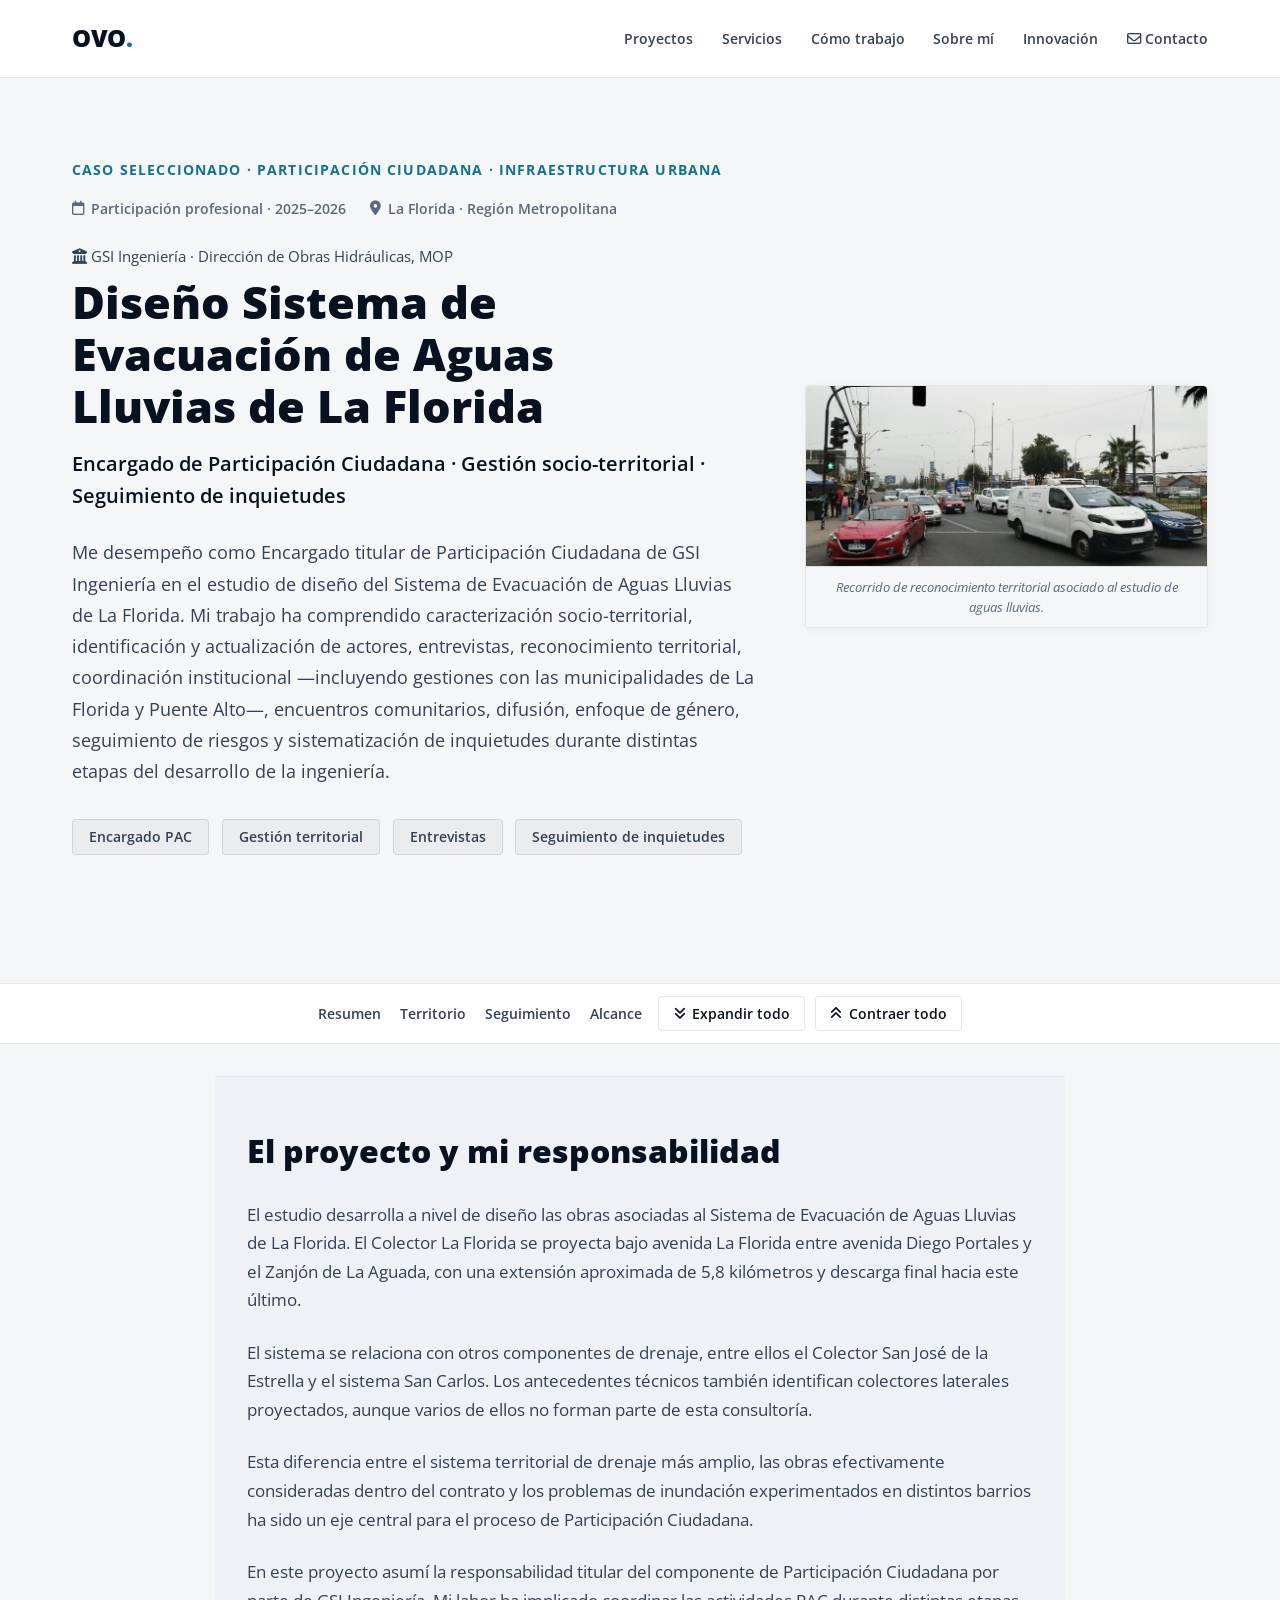
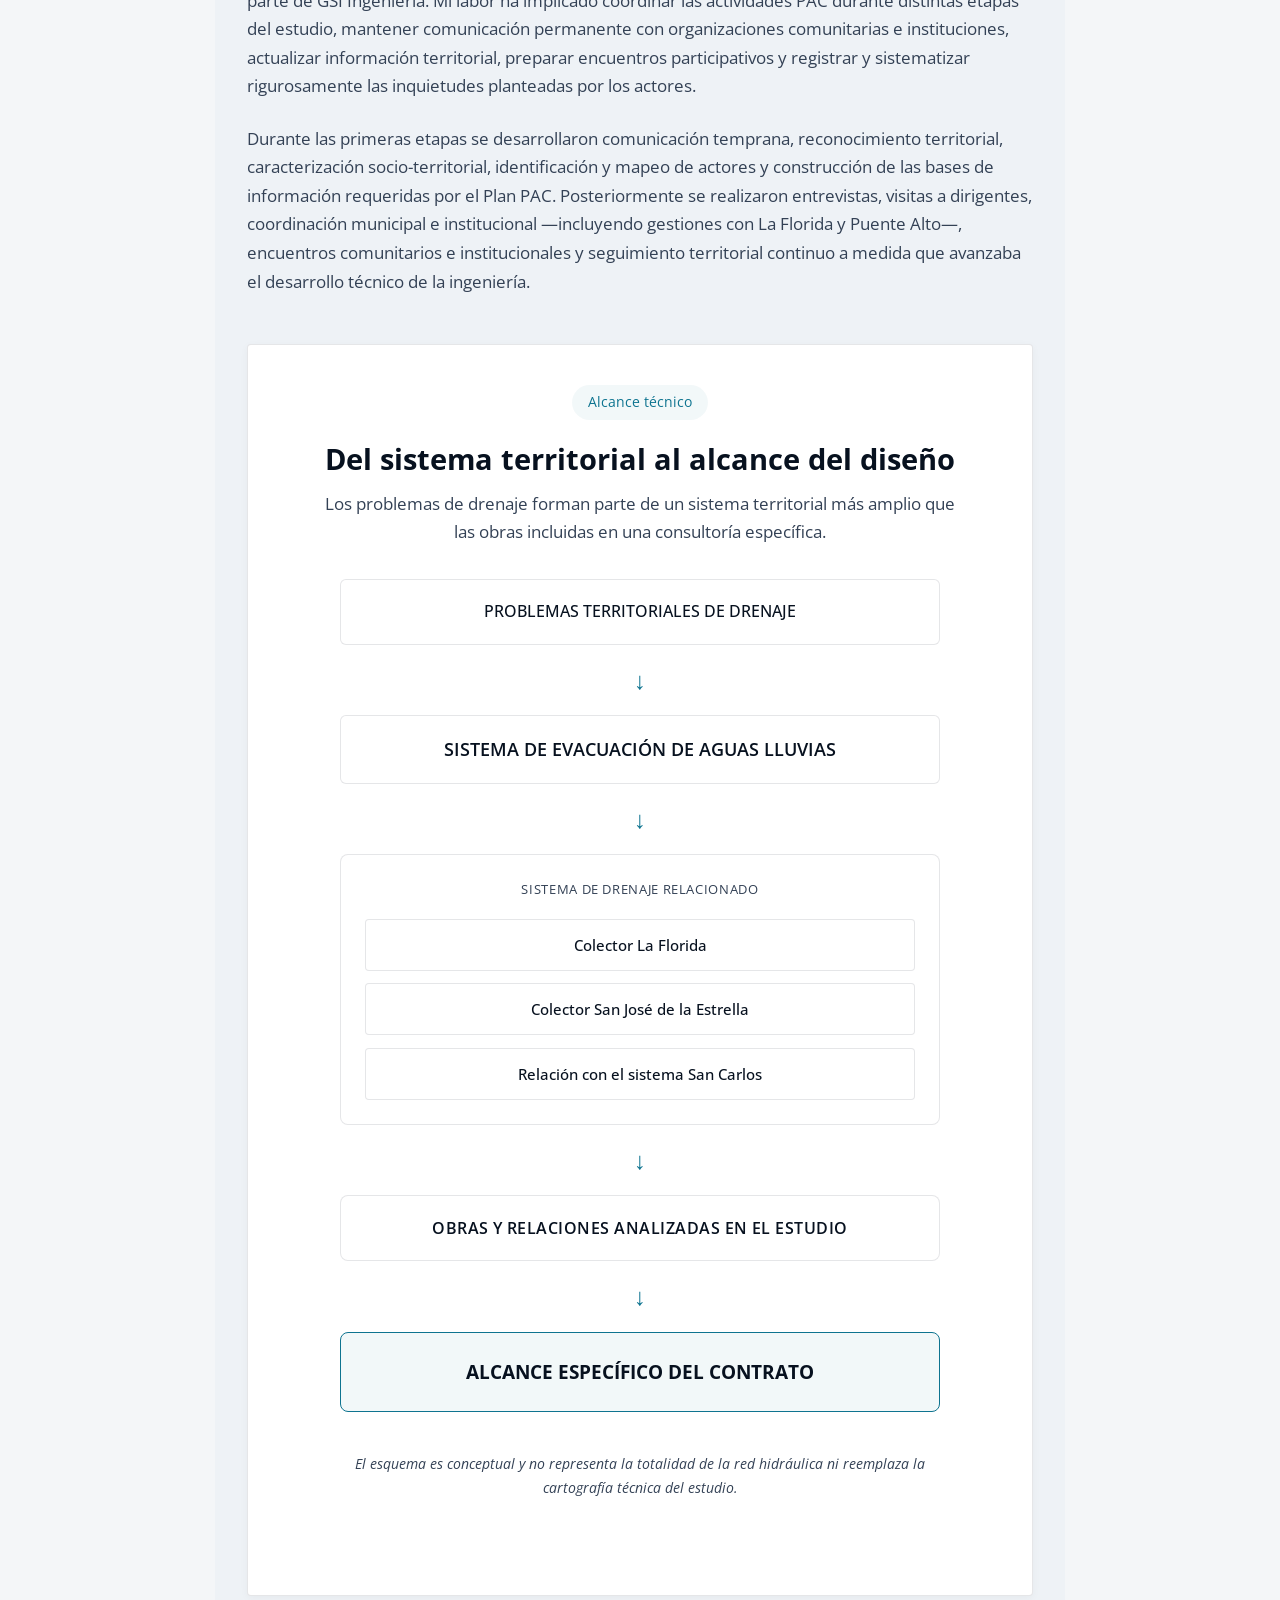
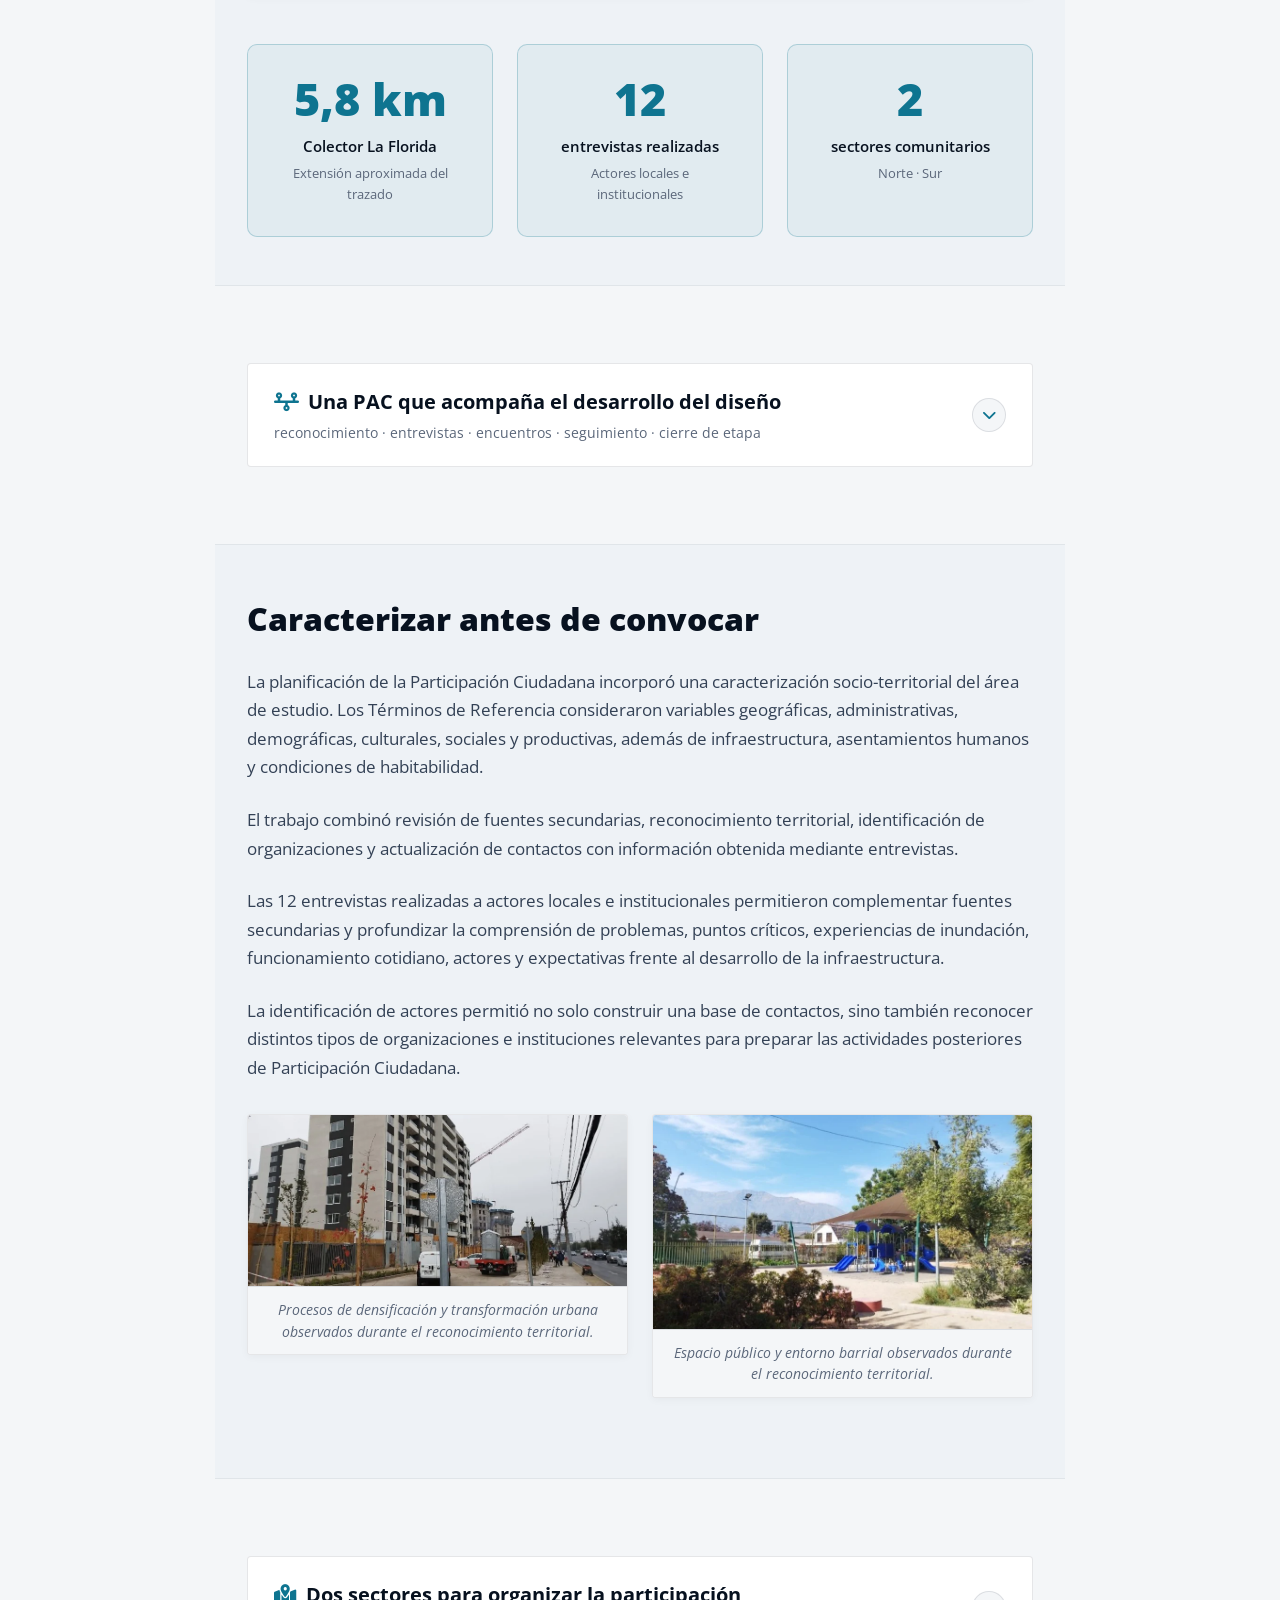
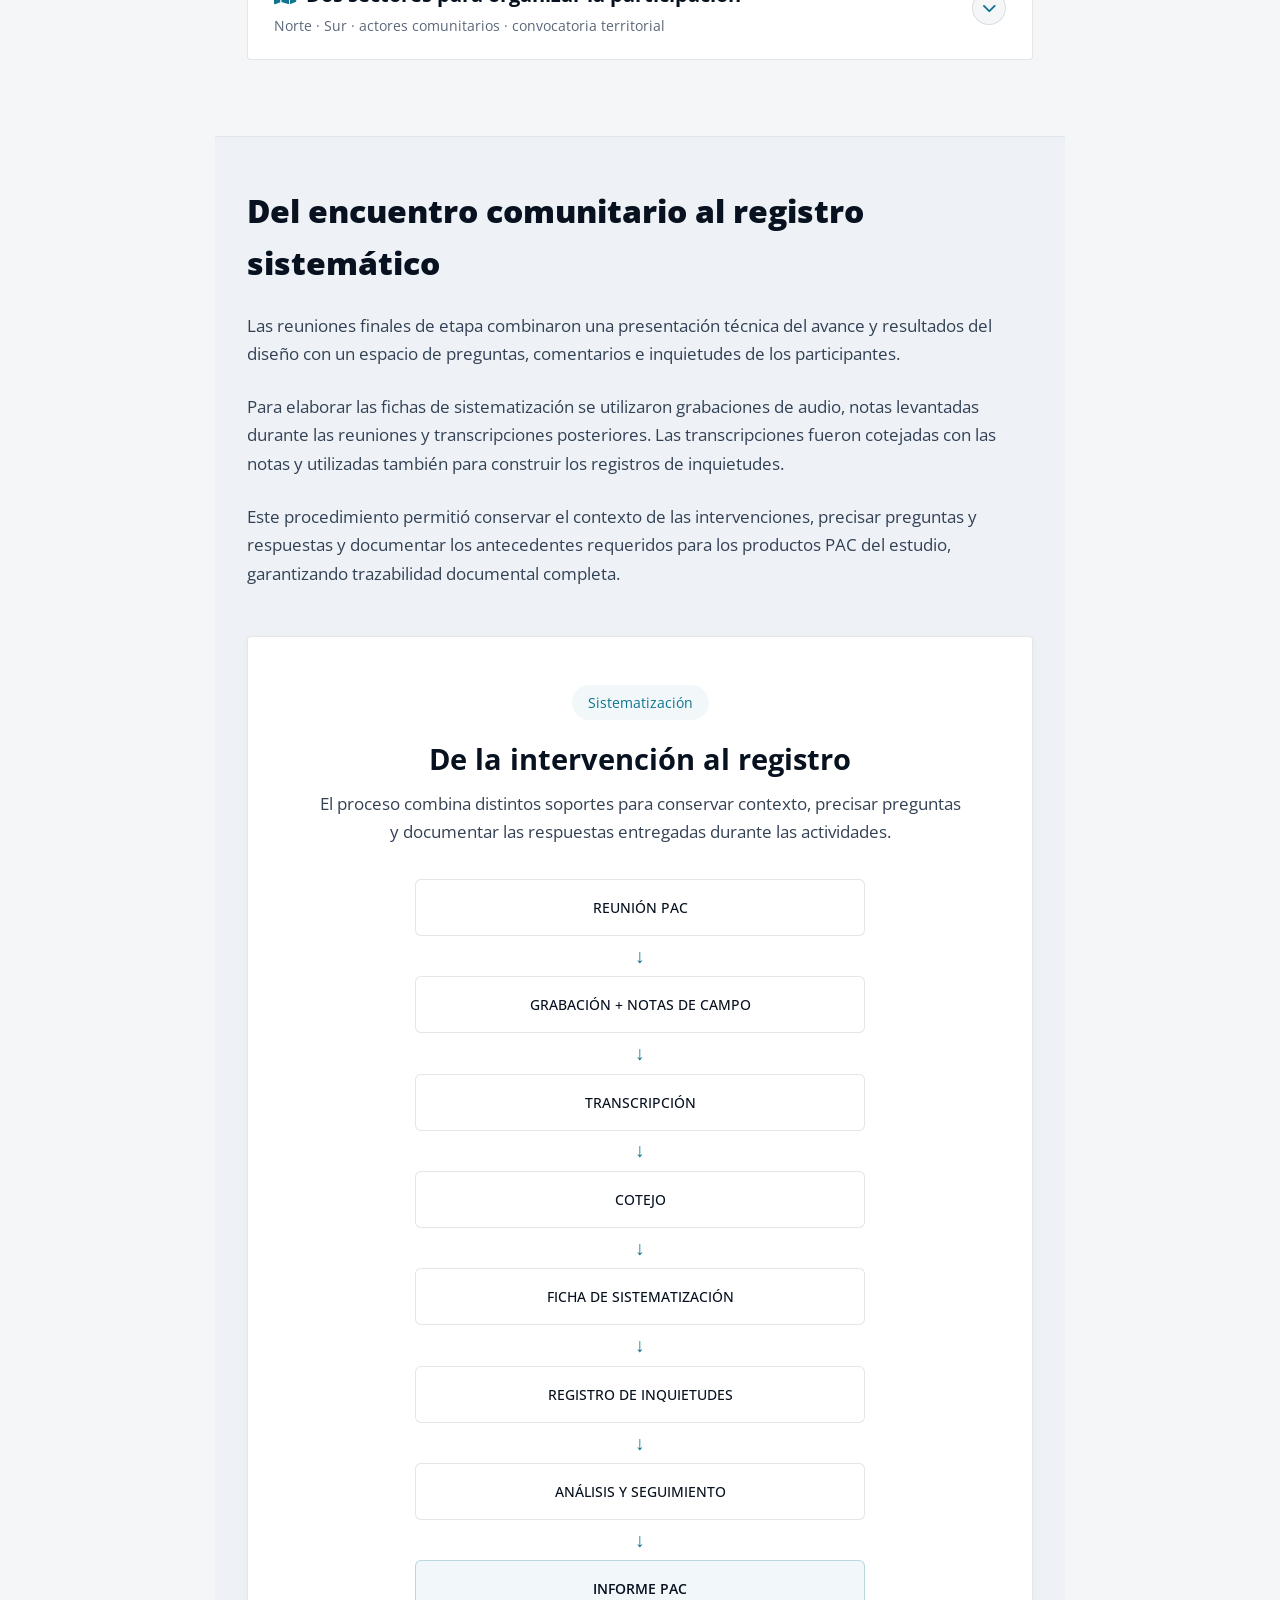
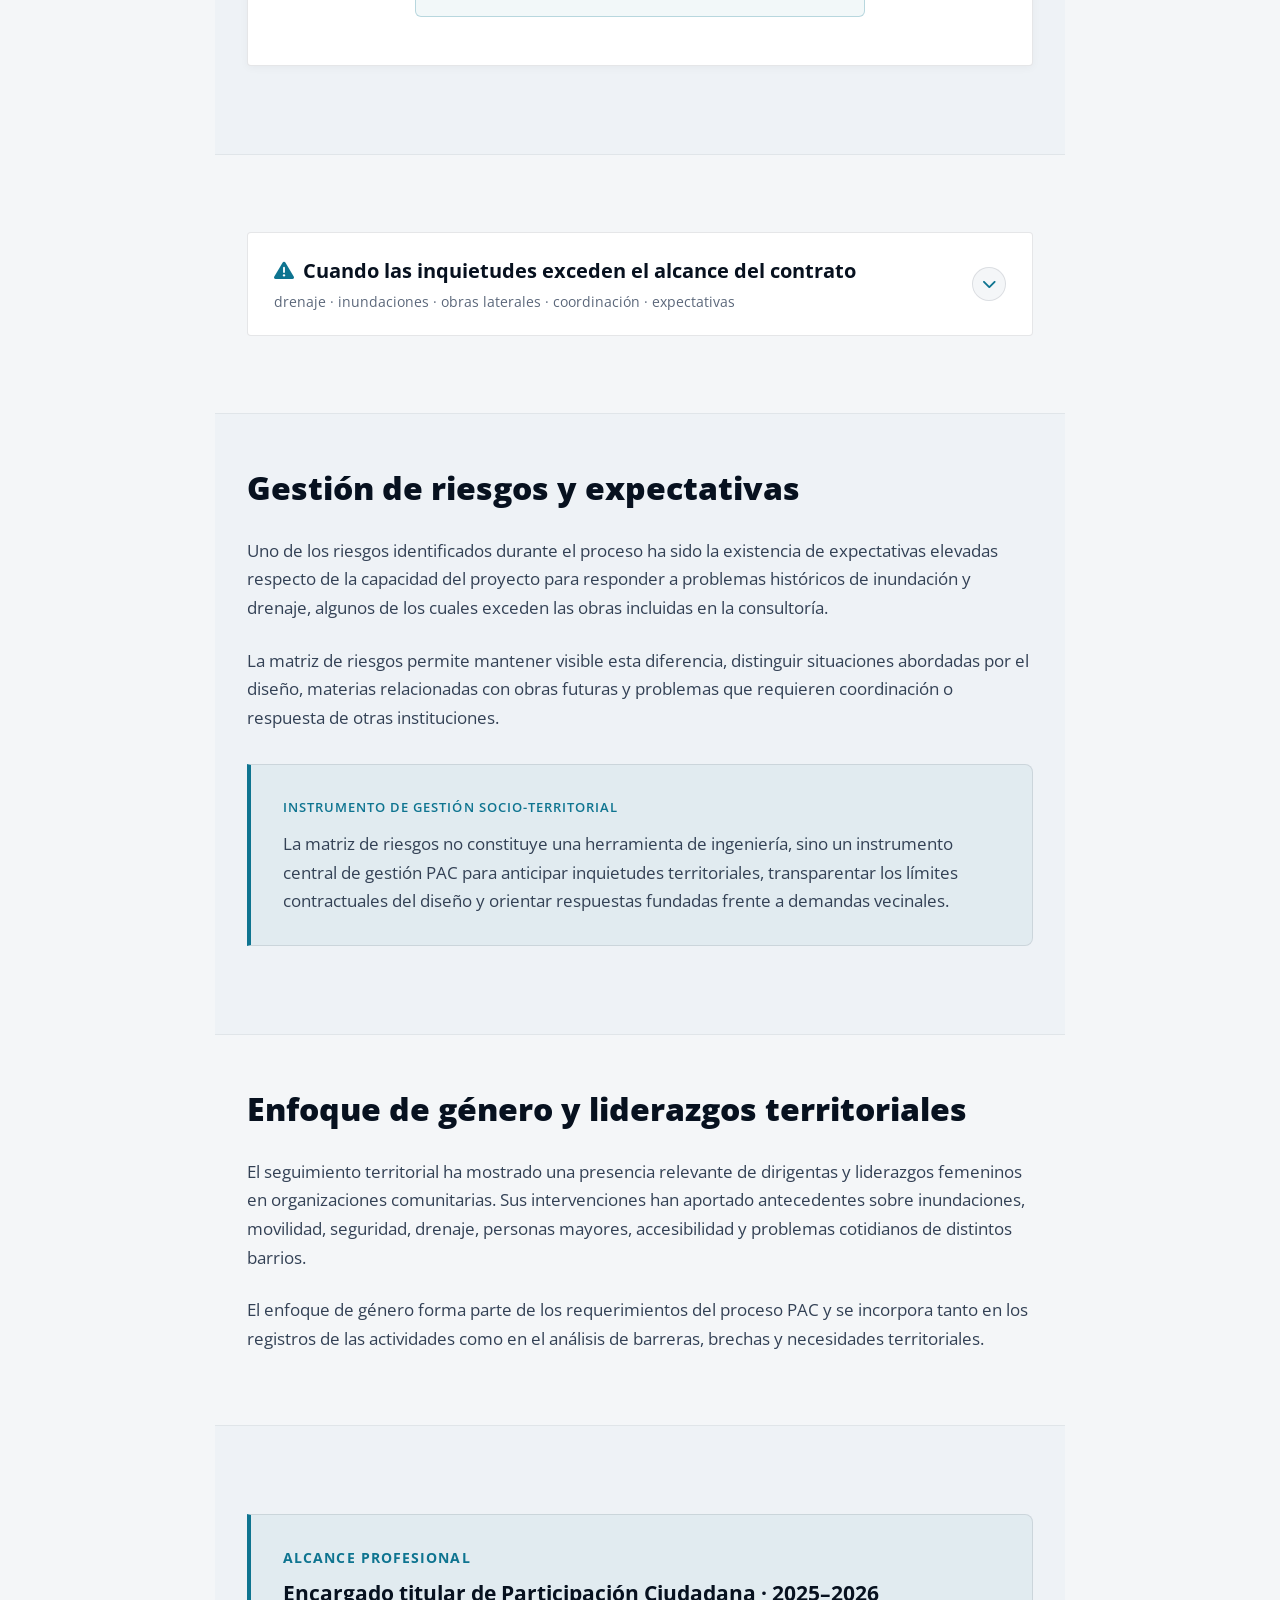
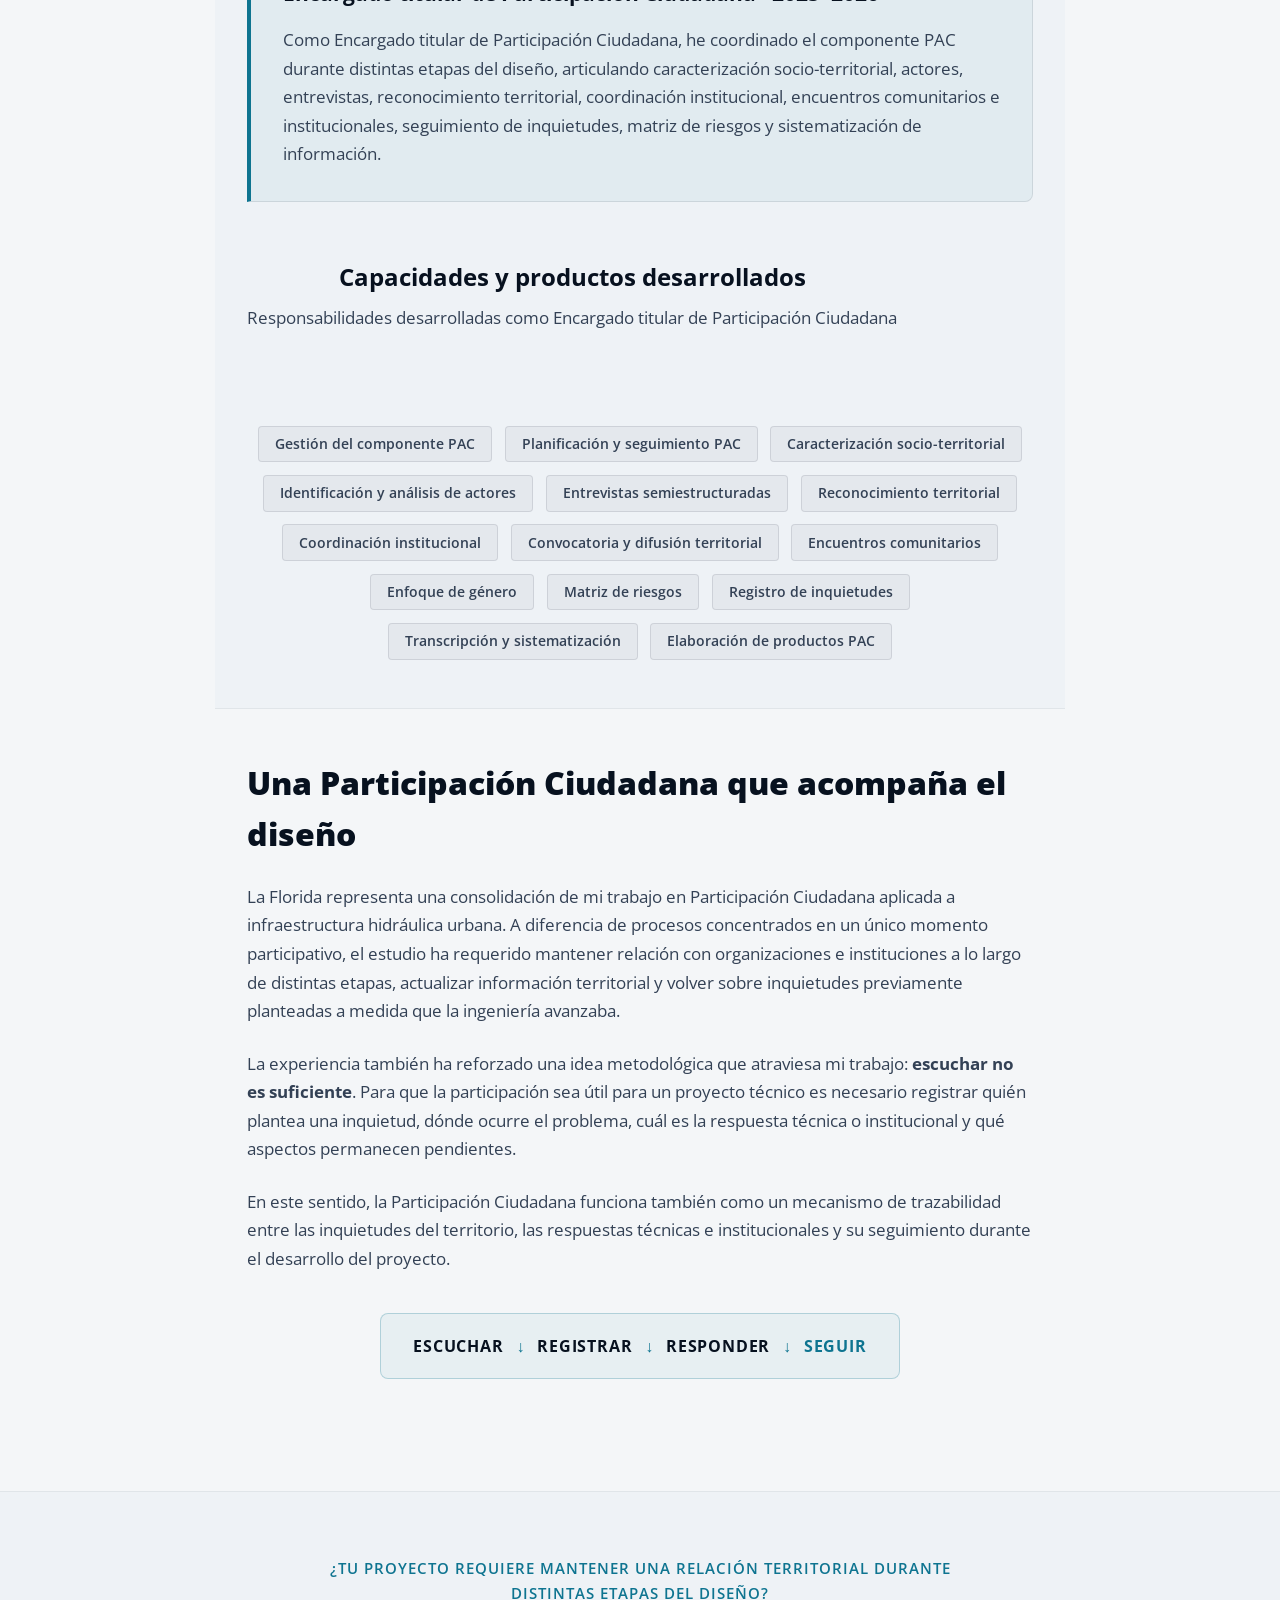
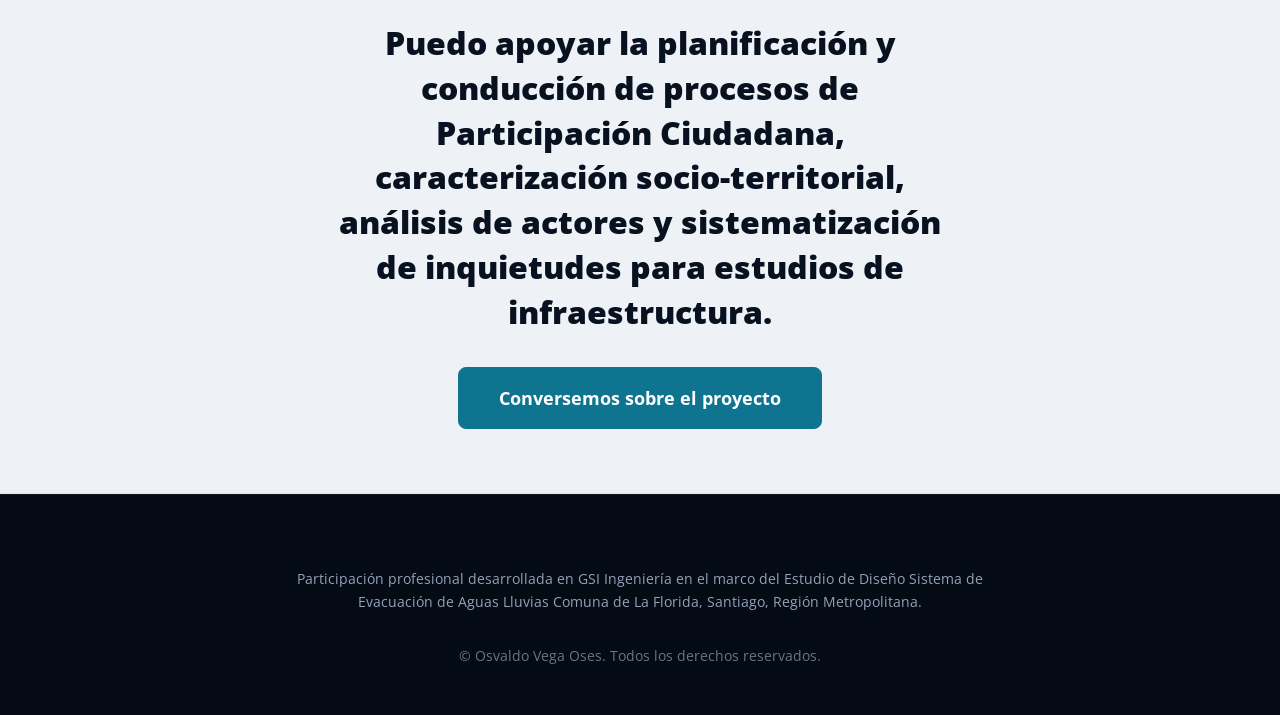
<file: proyectos/pac-la-florida-v2.html>
<!DOCTYPE html>
<html lang="es">
<head>
    <meta charset="UTF-8">
    <script src="../contact-tracking.js" defer></script>
    <script src="../openai-conversions.js" defer></script>

    <!-- Google Tag Manager -->
    <script>(function(w,d,s,l,i){w[l]=w[l]||[];w[l].push({'gtm.start':
    new Date().getTime(),event:'gtm.js'});var f=d.getElementsByTagName(s)[0],
    j=d.createElement(s),dl=l!='dataLayer'?'&l='+l:'';j.async=true;j.src=
    'https://www.googletagmanager.com/gtm.js?id='+i+dl;f.parentNode.insertBefore(j,f);
    })(window,document,'script','dataLayer','GTM-NN64BQC5');</script>
    <!-- End Google Tag Manager -->

    <!-- Microsoft Clarity -->
    <script type="text/javascript">
        (function(c,l,a,r,i,t,y){
            c[a]=c[a]||function(){(c[a].q=c[a].q||[]).push(arguments)};
            t=l.createElement(r);t.async=1;t.src="https://www.clarity.ms/tag/"+i;
            y=l.getElementsByTagName(r)[0];y.parentNode.insertBefore(t,y);
        })(window, document, "clarity", "script", "ypzia0e866");
    </script>
    <!-- End Microsoft Clarity -->

    <meta name="viewport" content="width=device-width, initial-scale=1.0">
    <title>PAC La Florida: aguas lluvias | Osvaldo Vega Oses</title>
    <meta name="description" content="Caso profesional de Osvaldo Vega Oses como Encargado titular de Participación Ciudadana en el Diseño del Sistema de Evacuación de Aguas Lluvias de La Florida, Región Metropolitana.">
    
    <meta property="og:type" content="article">
    <meta property="og:title" content="Participación Ciudadana La Florida | Caso profesional">
    <meta property="og:description" content="Gestión territorial, entrevistas, análisis de actores, seguimiento de inquietudes y matriz de riesgos durante distintas etapas del diseño de infraestructura de aguas lluvias.">
    
    <link rel="preconnect" href="https://fonts.googleapis.com">
    <link rel="preconnect" href="https://fonts.gstatic.com" crossorigin>
    <link href="https://fonts.googleapis.com/css2?family=Open+Sans:wght@300;400;600;700;800&display=swap" rel="stylesheet">
    <link rel="stylesheet" href="../style.css">
    <link rel="stylesheet" href="https://cdnjs.cloudflare.com/ajax/libs/font-awesome/6.4.0/css/all.min.css">

    <!-- SEO técnico -->
    <!-- Versión: V2 Experimental (Publicación Paralela OVO) -->
    <meta name="version" content="v2-experimental">

    <meta name="robots" content="noindex, follow">
    <link rel="canonical" href="https://osvaldovega.cl/proyectos/pac-la-florida.html">

    <meta property="og:site_name" content="Osvaldo Vega Oses">
    <meta property="og:locale" content="es_CL">
    <meta property="og:url" content="https://osvaldovega.cl/proyectos/pac-la-florida-v2.html">

    <meta name="twitter:card" content="summary_large_image">
    <meta name="twitter:title" content="Participación Ciudadana La Florida | Caso profesional">
    <meta name="twitter:description" content="Gestión territorial, entrevistas, análisis de actores, seguimiento de inquietudes y matriz de riesgos durante distintas etapas del diseño de infraestructura de aguas lluvias.">


    <!-- Imagen social -->
    <meta property="og:image" content="https://osvaldovega.cl/assets/seo/osvaldo-vega-og.jpg">
    <meta property="og:image:width" content="1200">
    <meta property="og:image:height" content="630">
    <meta property="og:image:alt" content="Osvaldo Vega Oses — Sociólogo, Medio Humano y Participación Ciudadana">
    <meta name="twitter:image" content="https://osvaldovega.cl/assets/seo/osvaldo-vega-og.jpg">
    <meta name="twitter:image:alt" content="Osvaldo Vega Oses — Sociólogo, Medio Humano y Participación Ciudadana">

</head>
<body>

    <!-- Google Tag Manager (noscript) -->
    <noscript><iframe src="https://www.googletagmanager.com/ns.html?id=GTM-NN64BQC5"
    height="0" width="0" style="display:none;visibility:hidden"></iframe></noscript>
    <!-- End Google Tag Manager (noscript) -->

    <header id="header">
        <div class="container">
            <nav aria-label="Navegación principal">
                <a href="../index2.html#inicio" class="logo" aria-label="Ir al inicio">OVO<span class="text-gradient">.</span></a>
                <button class="nav-toggle" id="nav-toggle" aria-label="Abrir menú de navegación" aria-expanded="false">
                    <i class="fa-solid fa-bars"></i>
                </button>
                <ul class="nav-links" id="nav-links">
                    <li><a href="../index2.html#proyectos">Proyectos</a></li>
                    <li><a href="../index2.html#que-hago">Servicios</a></li>
                    <li><a href="../index2.html#metodologia">Cómo trabajo</a></li>
                    <li><a href="../index2.html#sobre-mi">Sobre mí</a></li>
                    <li><a href="../index2.html#innovacion">Innovación</a></li>
                    <li><a href="../index2.html#contacto"><i class="fa-regular fa-envelope" aria-hidden="true"></i> Contacto</a></li>
                </ul>
            </nav>
        </div>
    </header>

    <main class="case-study">
        <!-- HERO -->
        <section class="case-hero">
            <div class="container">
                <div class="case-hero-grid case-hero-grid--la-florida">
                    <div class="case-hero-content">
                        <span class="case-kicker">CASO SELECCIONADO · PARTICIPACIÓN CIUDADANA · INFRAESTRUCTURA URBANA</span>
                        
                        <div class="case-meta">
                            <span><i class="fa-regular fa-calendar"></i> Participación profesional · 2025–2026</span>
                            <span><i class="fa-solid fa-location-dot"></i> La Florida · Región Metropolitana</span>
                        </div>
                        
                        <span style="display: block; color: var(--text-secondary); font-size: 0.95rem; margin-top: 1rem; margin-bottom: 0.5rem;"><i class="fa-solid fa-building-columns"></i> GSI Ingeniería · Dirección de Obras Hidráulicas, MOP</span>

                        <h1 style="margin-top: 0.5rem; text-wrap: balance;">Diseño Sistema de Evacuación de Aguas Lluvias de La Florida</h1>
                        <p style="color: #ffffff; font-size: 1.25rem; font-weight: 600; margin-top: 1rem;">Encargado de Participación Ciudadana · Gestión socio-territorial · Seguimiento de inquietudes</p>

                        <p class="case-lead">Me desempeño como Encargado titular de Participación Ciudadana de GSI Ingeniería en el estudio de diseño del Sistema de Evacuación de Aguas Lluvias de La Florida. Mi trabajo ha comprendido caracterización socio-territorial, identificación y actualización de actores, entrevistas, reconocimiento territorial, coordinación institucional —incluyendo gestiones con las municipalidades de La Florida y Puente Alto—, encuentros comunitarios, difusión, enfoque de género, seguimiento de riesgos y sistematización de inquietudes durante distintas etapas del desarrollo de la ingeniería.</p>

                        <div class="case-tags">
                            <span class="tag-item">Encargado PAC</span>
                            <span class="tag-item">Gestión territorial</span>
                            <span class="tag-item">Entrevistas</span>
                            <span class="tag-item">Seguimiento de inquietudes</span>
                        </div>
                    </div>

                    <div class="case-hero-media">
                        <img src="../Fotos_proyectos/webp/la-florida/visita-reconocimiento-10.webp"
                             alt="Reconocimiento territorial en un corredor urbano del área de estudio de La Florida."
                             class="case-hero-img">
                        <div class="case-hero-caption">Recorrido de reconocimiento territorial asociado al estudio de aguas lluvias.</div>
                    </div>
                </div>
            </div>
        </section>

        <!-- Barra de Navegación Interna Sticky -->
        <nav class="case-nav-bar" aria-label="Navegación del caso">
            <div class="container case-nav-container">
                <ul class="case-nav-links">
                    <li><a href="#resumen">Resumen</a></li>
                    <li><a href="#territorio">Territorio</a></li>
                    <li><a href="#seguimiento">Seguimiento</a></li>
                    <li><a href="#alcance">Alcance</a></li>
                </ul>
                <div class="case-nav-controls">
                    <button id="btn-expand-all" class="btn-case-control" type="button">
                        <i class="fa-solid fa-angles-down"></i> Expandir todo
                    </button>
                    <button id="btn-collapse-all" class="btn-case-control" type="button">
                        <i class="fa-solid fa-angles-up"></i> Contraer todo
                    </button>
                </div>
            </div>
        </nav>

        <!-- EL PROYECTO Y MI RESPONSABILIDAD — SIEMPRE VISIBLE -->
        <section id="resumen" class="case-section section-alt">
            <div class="container" style="max-width: 850px; margin: 0 auto;">
                <h2>El proyecto y mi responsabilidad</h2>
                <p>El estudio desarrolla a nivel de diseño las obras asociadas al Sistema de Evacuación de Aguas Lluvias de La Florida. El Colector La Florida se proyecta bajo avenida La Florida entre avenida Diego Portales y el Zanjón de La Aguada, con una extensión aproximada de 5,8 kilómetros y descarga final hacia este último.</p>
                <p>El sistema se relaciona con otros componentes de drenaje, entre ellos el Colector San José de la Estrella y el sistema San Carlos. Los antecedentes técnicos también identifican colectores laterales proyectados, aunque varios de ellos no forman parte de esta consultoría.</p>
                <p>Esta diferencia entre el sistema territorial de drenaje más amplio, las obras efectivamente consideradas dentro del contrato y los problemas de inundación experimentados en distintos barrios ha sido un eje central para el proceso de Participación Ciudadana.</p>
                <p>En este proyecto asumí la responsabilidad titular del componente de Participación Ciudadana por parte de GSI Ingeniería. Mi labor ha implicado coordinar las actividades PAC durante distintas etapas del estudio, mantener comunicación permanente con organizaciones comunitarias e instituciones, actualizar información territorial, preparar encuentros participativos y registrar y sistematizar rigurosamente las inquietudes planteadas por los actores.</p>
                <p>Durante las primeras etapas se desarrollaron comunicación temprana, reconocimiento territorial, caracterización socio-territorial, identificación y mapeo de actores y construcción de las bases de información requeridas por el Plan PAC. Posteriormente se realizaron entrevistas, visitas a dirigentes, coordinación municipal e institucional —incluyendo gestiones con La Florida y Puente Alto—, encuentros comunitarios e institucionales y seguimiento territorial continuo a medida que avanzaba el desarrollo técnico de la ingeniería.</p>
            </div>

            <!-- Esquema conceptual del alcance técnico -->
            <div class="container" style="margin-top: 3rem;">
                <div class="case-figure">
                    <div style="text-align: center; margin-bottom: 2rem;">
                        <span class="tag-item" style="background: rgba(0, 240, 255, 0.1); color: var(--accent-cyan); padding: 0.4rem 1rem; border-radius: 20px; font-size: 0.85rem; display: inline-block; margin-bottom: 1rem;">Alcance técnico</span>
                        <h3 style="font-size: 1.8rem; margin-bottom: 0.5rem; text-wrap: balance;">Del sistema territorial al alcance del diseño</h3>
                        <p style="color: var(--text-secondary); max-width: 650px; margin: 0 auto;">Los problemas de drenaje forman parte de un sistema territorial más amplio que las obras incluidas en una consultoría específica.</p>
                    </div>
                    
                    <div style="display: flex; flex-direction: column; align-items: center; gap: 1rem; margin-bottom: 2rem; max-width: 600px; margin-left: auto; margin-right: auto;">
                        <div style="width: 100%; border: 1px solid rgba(255, 255, 255, 0.1); border-radius: 6px; padding: 1.2rem; background: rgba(0, 0, 0, 0.3); text-align: center; font-size: 1rem; font-weight: 500;">
                            PROBLEMAS TERRITORIALES DE DRENAJE
                        </div>
                        <div style="color: var(--accent-cyan); font-size: 1.5rem;">↓</div>
                        
                        <div style="width: 100%; border: 1px solid rgba(255, 255, 255, 0.2); border-radius: 6px; padding: 1.2rem; background: rgba(0, 0, 0, 0.4); text-align: center; font-size: 1.1rem; font-weight: 600;">
                            SISTEMA DE EVACUACIÓN DE AGUAS LLUVIAS
                        </div>
                        <div style="color: var(--accent-cyan); font-size: 1.5rem;">↓</div>
                        
                        <div style="width: 100%; border: 1px solid rgba(255, 255, 255, 0.2); border-radius: 8px; padding: 1.5rem; background: rgba(255, 255, 255, 0.03); display: flex; flex-direction: column; gap: 0.8rem;">
                            <div style="font-size: 0.8rem; text-transform: uppercase; letter-spacing: 0.05em; color: var(--text-secondary); text-align: center; margin-bottom: 0.4rem;">Sistema de drenaje relacionado</div>
                            <div style="border: 1px solid rgba(255, 255, 255, 0.15); border-radius: 4px; padding: 0.8rem 1rem; background: rgba(255,255,255,0.04); text-align: center; font-weight: 500; color: rgba(255,255,255,0.85); font-size: 0.95rem;">Colector La Florida</div>
                            <div style="border: 1px solid rgba(255, 255, 255, 0.15); border-radius: 4px; padding: 0.8rem 1rem; background: rgba(255,255,255,0.04); text-align: center; font-weight: 500; color: rgba(255,255,255,0.85); font-size: 0.95rem;">Colector San José de la Estrella</div>
                            <div style="border: 1px solid rgba(255, 255, 255, 0.15); border-radius: 4px; padding: 0.8rem 1rem; background: rgba(255,255,255,0.04); text-align: center; font-weight: 500; color: rgba(255,255,255,0.85); font-size: 0.95rem;">Relación con el sistema San Carlos</div>
                        </div>
                        
                        <div style="color: var(--accent-cyan); font-size: 1.5rem;">↓</div>
                        
                        <div style="width: 100%; border: 1px solid rgba(255,255,255,0.25); border-radius: 8px; padding: 1.2rem; background: rgba(255,255,255,0.05); text-align: center; font-size: 1rem; font-weight: 600; color: #fff; text-transform: uppercase; letter-spacing: 0.03em;">
                            OBRAS Y RELACIONES ANALIZADAS EN EL ESTUDIO
                        </div>

                        <div style="color: var(--accent-cyan); font-size: 1.5rem;">↓</div>

                        <div style="width: 100%; border: 1px solid var(--accent-cyan); border-radius: 8px; padding: 1.5rem; background: rgba(0, 240, 255, 0.1); text-align: center; font-size: 1.2rem; font-weight: 700; color: #fff; text-transform: uppercase;">
                            ALCANCE ESPECÍFICO DEL CONTRATO
                        </div>
                        
                        <p style="text-align: center; color: var(--text-secondary); margin-top: 1.5rem; font-size: 0.85rem; font-style: italic;">El esquema es conceptual y no representa la totalidad de la red hidráulica ni reemplaza la cartografía técnica del estudio.</p>
                    </div>
                </div>
            </div>

            <!-- Indicadores Principales — SIEMPRE VISIBLES -->
            <div class="container" style="margin-top: 3rem;">
                <div style="display: grid; grid-template-columns: repeat(auto-fit, minmax(200px, 1fr)); gap: 1.5rem; max-width: 800px; margin: 0 auto;">
                    <div style="background: rgba(0, 240, 255, 0.05); border: 1px solid rgba(0, 240, 255, 0.2); border-radius: 10px; padding: 2rem; text-align: center;">
                        <div style="font-size: 2.8rem; font-weight: 800; color: var(--accent-cyan); line-height: 1;">5,8 km</div>
                        <div style="font-size: 0.95rem; color: #fff; margin-top: 0.8rem; font-weight: 600;">Colector La Florida</div>
                        <div style="font-size: 0.8rem; color: var(--text-muted); margin-top: 0.3rem;">Extensión aproximada del trazado</div>
                    </div>

                    <div style="background: rgba(0, 240, 255, 0.05); border: 1px solid rgba(0, 240, 255, 0.2); border-radius: 10px; padding: 2rem; text-align: center;">
                        <div style="font-size: 2.8rem; font-weight: 800; color: var(--accent-cyan); line-height: 1;">12</div>
                        <div style="font-size: 0.95rem; color: #fff; margin-top: 0.8rem; font-weight: 600;">entrevistas realizadas</div>
                        <div style="font-size: 0.8rem; color: var(--text-muted); margin-top: 0.3rem;">Actores locales e institucionales</div>
                    </div>

                    <div style="background: rgba(0, 240, 255, 0.05); border: 1px solid rgba(0, 240, 255, 0.2); border-radius: 10px; padding: 2rem; text-align: center;">
                        <div style="font-size: 2.8rem; font-weight: 800; color: var(--accent-cyan); line-height: 1;">2</div>
                        <div style="font-size: 0.95rem; color: #fff; margin-top: 0.8rem; font-weight: 600;">sectores comunitarios</div>
                        <div style="font-size: 0.8rem; color: var(--text-muted); margin-top: 0.3rem;">Norte · Sur</div>
                    </div>
                </div>
            </div>
        </section>

        <!-- ACORDEÓN 1 — Una PAC que acompaña el desarrollo del diseño -->
        <section class="case-section">
            <div class="container" style="max-width: 850px; margin: 0 auto;">
                <details class="case-accordion">
                    <summary class="case-accordion-summary">
                        <span class="case-accordion-summary-header">
                            <span class="case-accordion-title"><i class="fa-solid fa-timeline"></i> Una PAC que acompaña el desarrollo del diseño</span>
                            <span class="case-accordion-hint">reconocimiento · entrevistas · encuentros · seguimiento · cierre de etapa</span>
                        </span>
                        <span class="accordion-icon-badge" aria-hidden="true">
                            <i class="fa-solid fa-chevron-down"></i>
                        </span>
                    </summary>
                    <div class="case-accordion-content">
                        <p>A diferencia de intervenciones puntuales, la Participación Ciudadana en este estudio ha acompañado longitudinalmente las distintas etapas del diseño de ingeniería, asegurando trazabilidad entre el levantamiento temprano y las reuniones de presentación de resultados.</p>

                        <div class="case-figure" style="background: rgba(0, 0, 0, 0.2); border: 1px solid rgba(255, 255, 255, 0.05); margin-top: 1.5rem;">
                            <div style="max-width: 650px; margin: 0 auto; display: flex; flex-direction: column; gap: 1rem;">
                                <div style="background: rgba(255, 255, 255, 0.03); border-left: 4px solid var(--accent-cyan); padding: 1.5rem; border-radius: 0 8px 8px 0;">
                                    <div style="font-weight: 700; color: var(--accent-cyan); margin-bottom: 0.2rem; font-size: 0.9rem;">2025</div>
                                    <h4 style="color: #fff; margin-bottom: 0.8rem; font-size: 1.1rem; text-transform: uppercase;">COMUNICACIÓN Y RECONOCIMIENTO</h4>
                                    <ul style="color: var(--text-secondary); margin: 0; padding-left: 1.2rem; font-size: 0.95rem; line-height: 1.6;">
                                        <li>comunicación temprana</li>
                                        <li>reconocimiento territorial</li>
                                        <li>caracterización socio-territorial</li>
                                        <li>base y matriz de actores</li>
                                    </ul>
                                </div>
                                <div style="text-align: center; color: var(--accent-cyan); font-size: 1.5rem;">↓</div>
                                
                                <div style="background: rgba(255, 255, 255, 0.03); border-left: 4px solid var(--accent-cyan); padding: 1.5rem; border-radius: 0 8px 8px 0;">
                                    <div style="font-weight: 700; color: var(--accent-cyan); margin-bottom: 0.2rem; font-size: 0.9rem;">2025</div>
                                    <h4 style="color: #fff; margin-bottom: 0.8rem; font-size: 1.1rem; text-transform: uppercase;">LEVANTAMIENTO</h4>
                                    <ul style="color: var(--text-secondary); margin: 0; padding-left: 1.2rem; font-size: 0.95rem; line-height: 1.6;">
                                        <li>12 entrevistas</li>
                                        <li>visitas a organizaciones y dirigentes</li>
                                        <li>coordinación municipal e institucional</li>
                                    </ul>
                                </div>
                                <div style="text-align: center; color: var(--accent-cyan); font-size: 1.5rem;">↓</div>
                                
                                <div style="background: rgba(255, 255, 255, 0.03); border-left: 4px solid var(--accent-cyan); padding: 1.5rem; border-radius: 0 8px 8px 0;">
                                    <div style="font-weight: 700; color: var(--accent-cyan); margin-bottom: 0.2rem; font-size: 0.9rem;">MAYO–JUNIO 2025</div>
                                    <h4 style="color: #fff; margin-bottom: 0.8rem; font-size: 1.1rem; text-transform: uppercase;">PRIMER CICLO PAC</h4>
                                    <ul style="color: var(--text-secondary); margin: 0; padding-left: 1.2rem; font-size: 0.95rem; line-height: 1.6;">
                                        <li>2 encuentros comunitarios</li>
                                        <li>1 encuentro con actores públicos</li>
                                        <li>registros de inquietudes</li>
                                        <li>actualización de matriz de riesgos</li>
                                    </ul>
                                </div>
                                <div style="text-align: center; color: var(--accent-cyan); font-size: 1.5rem;">↓</div>
                                
                                <div style="background: rgba(255, 255, 255, 0.03); border-left: 4px solid var(--accent-cyan); padding: 1.5rem; border-radius: 0 8px 8px 0;">
                                    <div style="font-weight: 700; color: var(--accent-cyan); margin-bottom: 0.2rem; font-size: 0.9rem;">2025–2026</div>
                                    <h4 style="color: #fff; margin-bottom: 0.8rem; font-size: 1.1rem; text-transform: uppercase;">SEGUIMIENTO</h4>
                                    <ul style="color: var(--text-secondary); margin: 0; padding-left: 1.2rem; font-size: 0.95rem; line-height: 1.6;">
                                        <li>contacto con dirigentes</li>
                                        <li>actualización territorial</li>
                                        <li>seguimiento de problemáticas</li>
                                        <li>gestión de expectativas</li>
                                    </ul>
                                </div>
                                <div style="text-align: center; color: var(--accent-cyan); font-size: 1.5rem;">↓</div>
                                
                                <div style="background: rgba(255, 255, 255, 0.03); border-left: 4px solid var(--accent-cyan); padding: 1.5rem; border-radius: 0 8px 8px 0;">
                                    <div style="font-weight: 700; color: var(--accent-cyan); margin-bottom: 0.2rem; font-size: 0.9rem;">JUNIO 2026</div>
                                    <h4 style="color: #fff; margin-bottom: 0.8rem; font-size: 1.1rem; text-transform: uppercase;">REUNIONES FINALES DE ETAPA</h4>
                                    <ul style="color: var(--text-secondary); margin: 0; padding-left: 1.2rem; font-size: 0.95rem; line-height: 1.6;">
                                        <li>2 encuentros comunitarios</li>
                                        <li>presentación de resultados de diseño</li>
                                        <li>preguntas y respuestas</li>
                                        <li>sistematización de inquietudes</li>
                                    </ul>
                                </div>
                                <div style="text-align: center; color: var(--accent-cyan); font-size: 1.5rem;">↓</div>
                                
                                <div style="background: rgba(255, 255, 255, 0.03); border-left: 4px solid rgba(255, 255, 255, 0.3); padding: 1.5rem; border-radius: 0 8px 8px 0; opacity: 0.8;">
                                    <div style="font-weight: 700; color: rgba(255, 255, 255, 0.6); margin-bottom: 0.2rem; font-size: 0.9rem;">SIGUIENTE ETAPA</div>
                                    <ul style="color: var(--text-secondary); margin: 0; padding-left: 1.2rem; font-size: 0.95rem; line-height: 1.6;">
                                        <li>comunicación de alcances</li>
                                        <li>derivaciones institucionales</li>
                                        <li>evaluación y cierre cuando corresponda</li>
                                    </ul>
                                </div>
                            </div>
                        </div>

                        <figure class="case-photo-container" style="margin-top: 2rem;">
                            <img src="../Fotos_proyectos/webp/la-florida/foto-2-reunion-pac-sspp.webp"
                                 alt="Encuentro con actores institucionales en el marco del proceso de Participación Ciudadana."
                                 class="case-photo-img">
                            <figcaption class="case-photo-caption">Instancia de coordinación y presentación con actores institucionales.</figcaption>
                        </figure>
                    </div>
                </details>
            </div>
        </section>

        <!-- CARACTERIZAR ANTES DE CONVOCAR — SIEMPRE VISIBLE -->
        <section id="territorio" class="case-section section-alt">
            <div class="container" style="max-width: 850px; margin: 0 auto;">
                <h2>Caracterizar antes de convocar</h2>
                <p>La planificación de la Participación Ciudadana incorporó una caracterización socio-territorial del área de estudio. Los Términos de Referencia consideraron variables geográficas, administrativas, demográficas, culturales, sociales y productivas, además de infraestructura, asentamientos humanos y condiciones de habitabilidad.</p>
                <p>El trabajo combinó revisión de fuentes secundarias, reconocimiento territorial, identificación de organizaciones y actualización de contactos con información obtenida mediante entrevistas.</p>
                <p>Las 12 entrevistas realizadas a actores locales e institucionales permitieron complementar fuentes secundarias y profundizar la comprensión de problemas, puntos críticos, experiencias de inundación, funcionamiento cotidiano, actores y expectativas frente al desarrollo de la infraestructura.</p>
                <p>La identificación de actores permitió no solo construir una base de contactos, sino también reconocer distintos tipos de organizaciones e instituciones relevantes para preparar las actividades posteriores de Participación Ciudadana.</p>

                <!-- Galería de reconocimiento territorial -->
                <div class="case-photos-grid">
                    <figure class="case-photo-container" style="margin: 0;">
                        <img src="../Fotos_proyectos/webp/la-florida/visita-reconocimiento-9.webp"
                             alt="Procesos de densificación y edificación en altura observados durante el reconocimiento territorial."
                             class="case-photo-img">
                        <figcaption class="case-photo-caption">Procesos de densificación y transformación urbana observados durante el reconocimiento territorial.</figcaption>
                    </figure>
                    <figure class="case-photo-container" style="margin: 0;">
                            <img src="../Fotos_proyectos/webp/la-florida/visita-reconocimiento-11.webp"
                             alt="Espacio público, plaza y entorno barrial observados durante el reconocimiento territorial."
                             class="case-photo-img">
                        <figcaption class="case-photo-caption">Espacio público y entorno barrial observados durante el reconocimiento territorial.</figcaption>
                    </figure>
                </div>
            </div>
        </section>

        <!-- ACORDEÓN 2 — Dos sectores para organizar la participación -->
        <section class="case-section">
            <div class="container" style="max-width: 850px; margin: 0 auto;">
                <details class="case-accordion">
                    <summary class="case-accordion-summary">
                        <span class="case-accordion-summary-header">
                            <span class="case-accordion-title"><i class="fa-solid fa-map-location-dot"></i> Dos sectores para organizar la participación</span>
                            <span class="case-accordion-hint">Norte · Sur · actores comunitarios · convocatoria territorial</span>
                        </span>
                        <span class="accordion-icon-badge" aria-hidden="true">
                            <i class="fa-solid fa-chevron-down"></i>
                        </span>
                    </summary>
                    <div class="case-accordion-content">
                        <p>Para organizar los encuentros comunitarios, el territorio fue sectorizado en Norte y Sur utilizando avenida Trinidad como referencia. La definición consideró características del territorio, actores locales, dinámicas sociales y relaciones con la institucionalidad.</p>
                        <p>La convocatoria combinó actualización del catastro de organizaciones, invitaciones físicas, comunicación mediante WhatsApp y difusión con afiches en lugares de tránsito y encuentro territorial.</p>
                        <p>La sectorización permitió trabajar con escalas territoriales más próximas a la experiencia cotidiana de las organizaciones comunitarias y mantener continuidad con los actores contactados durante las etapas anteriores.</p>

                        <!-- Afiches Norte y Sur -->
                        <div class="case-figure" style="background: rgba(0,0,0,0.15); margin: 2rem 0;">
                            <h3 style="text-align: center; font-size: 1.3rem; margin-bottom: 1.5rem;">Convocatoria territorial diferenciada</h3>
                            <div style="display: flex; flex-wrap: wrap; gap: 2rem; justify-content: center; align-items: flex-start;">
                                <div style="flex: 1 1 300px; max-width: 450px;">
                                    <img src="../assets/images/webp/afiche-norte.webp" alt="Convocatoria a reunión de Participación Ciudadana del sector Norte del estudio de aguas lluvias de La Florida." style="width: 100%; height: auto; border-radius: 6px; display: block;">
                                </div>
                                <div style="flex: 1 1 300px; max-width: 450px;">
                                    <img src="../assets/images/webp/afiche-sur.webp" alt="Convocatoria a reunión de Participación Ciudadana del sector Sur del estudio de aguas lluvias de La Florida." style="width: 100%; height: auto; border-radius: 6px; display: block;">
                                </div>
                            </div>
                            <p style="text-align: center; color: var(--text-secondary); font-size: 0.9rem; margin-top: 1.5rem; font-style: italic;">Material de convocatoria utilizado para los encuentros finales de etapa de Participación Ciudadana, junio de 2026.</p>
                        </div>

                        <!-- Pareja de fotografías Norte / Sur -->
                        <div class="case-photos-grid">
                            <figure class="case-photo-container" style="margin: 0;">
                                <img src="../Fotos_proyectos/webp/la-florida/reunion-pac-inicial-sector-norte.webp"
                                     alt="Encuentro comunitario correspondiente al sector Norte."
                                     class="case-photo-img">
                                <figcaption class="case-photo-caption">Encuentro comunitario correspondiente al sector Norte.</figcaption>
                            </figure>
                            <figure class="case-photo-container" style="margin: 0;">
                                <img src="../Fotos_proyectos/webp/la-florida/foto-1-reunion-pac-inicial-sector-sur.webp"
                                     alt="Encuentro comunitario correspondiente al sector Sur."
                                     class="case-photo-img">
                                <figcaption class="case-photo-caption">Encuentro comunitario correspondiente al sector Sur.</figcaption>
                            </figure>
                        </div>
                    </div>
                </details>
            </div>
        </section>

        <!-- DEL ENCUENTRO AL REGISTRO SISTEMÁTICO — SIEMPRE VISIBLE -->
        <section id="seguimiento" class="case-section section-alt">
            <div class="container" style="max-width: 850px; margin: 0 auto;">
                <h2>Del encuentro comunitario al registro sistemático</h2>
                <p>Las reuniones finales de etapa combinaron una presentación técnica del avance y resultados del diseño con un espacio de preguntas, comentarios e inquietudes de los participantes.</p>
                <p>Para elaborar las fichas de sistematización se utilizaron grabaciones de audio, notas levantadas durante las reuniones y transcripciones posteriores. Las transcripciones fueron cotejadas con las notas y utilizadas también para construir los registros de inquietudes.</p>
                <p>Este procedimiento permitió conservar el contexto de las intervenciones, precisar preguntas y respuestas y documentar los antecedentes requeridos para los productos PAC del estudio, garantizando trazabilidad documental completa.</p>
            </div>
            
            <div class="container" style="margin-top: 3rem;">
                <div class="case-figure" style="padding: 3rem 1.5rem;">
                    <div style="text-align: center; margin-bottom: 2rem;">
                        <span class="tag-item" style="background: rgba(0, 240, 255, 0.1); color: var(--accent-cyan); padding: 0.4rem 1rem; border-radius: 20px; font-size: 0.85rem; display: inline-block; margin-bottom: 1rem;">Sistematización</span>
                        <h3 style="font-size: 1.8rem; margin-bottom: 0.5rem; text-wrap: balance;">De la intervención al registro</h3>
                        <p style="color: var(--text-secondary); max-width: 650px; margin: 0 auto;">El proceso combina distintos soportes para conservar contexto, precisar preguntas y documentar las respuestas entregadas durante las actividades.</p>
                    </div>
                    
                    <div style="max-width: 450px; margin: 0 auto; display: flex; flex-direction: column; align-items: center; gap: 0;">
                        <div style="width: 100%; border: 1px solid rgba(255, 255, 255, 0.1); border-radius: 6px; padding: 1rem; background: rgba(0, 0, 0, 0.3); text-align: center; font-size: 0.9rem; font-weight: 500;">REUNIÓN PAC</div>
                        <div style="color: var(--accent-cyan); font-size: 1.2rem; padding: 0.3rem 0;">↓</div>
                        
                        <div style="width: 100%; border: 1px solid rgba(255, 255, 255, 0.1); border-radius: 6px; padding: 1rem; background: rgba(0, 0, 0, 0.3); text-align: center; font-size: 0.9rem; font-weight: 500;">GRABACIÓN + NOTAS DE CAMPO</div>
                        <div style="color: var(--accent-cyan); font-size: 1.2rem; padding: 0.3rem 0;">↓</div>
                        
                        <div style="width: 100%; border: 1px solid rgba(255, 255, 255, 0.1); border-radius: 6px; padding: 1rem; background: rgba(0, 0, 0, 0.3); text-align: center; font-size: 0.9rem; font-weight: 500;">TRANSCRIPCIÓN</div>
                        <div style="color: var(--accent-cyan); font-size: 1.2rem; padding: 0.3rem 0;">↓</div>
                        
                        <div style="width: 100%; border: 1px solid rgba(255, 255, 255, 0.1); border-radius: 6px; padding: 1rem; background: rgba(0, 0, 0, 0.3); text-align: center; font-size: 0.9rem; font-weight: 500;">COTEJO</div>
                        <div style="color: var(--accent-cyan); font-size: 1.2rem; padding: 0.3rem 0;">↓</div>
                        
                        <div style="width: 100%; border: 1px solid rgba(255, 255, 255, 0.1); border-radius: 6px; padding: 1rem; background: rgba(0, 0, 0, 0.3); text-align: center; font-size: 0.9rem; font-weight: 500;">FICHA DE SISTEMATIZACIÓN</div>
                        <div style="color: var(--accent-cyan); font-size: 1.2rem; padding: 0.3rem 0;">↓</div>
                        
                        <div style="width: 100%; border: 1px solid rgba(255, 255, 255, 0.1); border-radius: 6px; padding: 1rem; background: rgba(0, 0, 0, 0.3); text-align: center; font-size: 0.9rem; font-weight: 500;">REGISTRO DE INQUIETUDES</div>
                        <div style="color: var(--accent-cyan); font-size: 1.2rem; padding: 0.3rem 0;">↓</div>
                        
                        <div style="width: 100%; border: 1px solid rgba(255, 255, 255, 0.1); border-radius: 6px; padding: 1rem; background: rgba(0, 0, 0, 0.3); text-align: center; font-size: 0.9rem; font-weight: 500;">ANÁLISIS Y SEGUIMIENTO</div>
                        <div style="color: var(--accent-cyan); font-size: 1.2rem; padding: 0.3rem 0;">↓</div>
                        
                        <div style="width: 100%; border: 1px solid rgba(0, 240, 255, 0.3); border-radius: 6px; padding: 1rem; background: rgba(0, 240, 255, 0.1); text-align: center; font-size: 0.9rem; font-weight: 600; color: #fff;">INFORME PAC</div>
                    </div>
                </div>
            </div>
        </section>

        <!-- ACORDEÓN 3 — Cuando las inquietudes exceden el alcance del contrato -->
        <section class="case-section">
            <div class="container" style="max-width: 850px; margin: 0 auto;">
                <details class="case-accordion">
                    <summary class="case-accordion-summary">
                        <span class="case-accordion-summary-header">
                            <span class="case-accordion-title"><i class="fa-solid fa-triangle-exclamation"></i> Cuando las inquietudes exceden el alcance del contrato</span>
                            <span class="case-accordion-hint">drenaje · inundaciones · obras laterales · coordinación · expectativas</span>
                        </span>
                        <span class="accordion-icon-badge" aria-hidden="true">
                            <i class="fa-solid fa-chevron-down"></i>
                        </span>
                    </summary>
                    <div class="case-accordion-content">
                        <p>Los encuentros finales de etapa mostraron que varias de las inquietudes planteadas por los participantes se relacionaban con problemas de drenaje, infraestructura y funcionamiento urbano que excedían el alcance específico de las obras incluidas en la consultoría.</p>

                        <div style="display: grid; grid-template-columns: repeat(auto-fit, minmax(280px, 1fr)); gap: 1.5rem; max-width: 900px; margin: 1.5rem auto;">
                            <div style="background: rgba(255,255,255,0.03); border: 1px solid rgba(255,255,255,0.1); border-radius: 10px; padding: 2rem;">
                                <h4 style="font-size: 1.2rem; color: var(--accent-cyan); margin-bottom: 1rem; text-transform: uppercase;">Sector Norte</h4>
                                <p style="font-size: 0.95rem; color: var(--text-secondary); margin: 0; line-height: 1.6;">Las inquietudes se concentraron en sectores como Walker Martínez, Santa Julia, México, Las Lilas y Rojas Magallanes, con referencias a inundaciones, relación con Metro, accesos, áreas verdes y obras laterales pendientes.</p>
                            </div>
                            <div style="background: rgba(255,255,255,0.03); border: 1px solid rgba(255,255,255,0.1); border-radius: 10px; padding: 2rem;">
                                <h4 style="font-size: 1.2rem; color: var(--accent-cyan); margin-bottom: 1rem; text-transform: uppercase;">Sector Sur</h4>
                                <p style="font-size: 0.95rem; color: var(--text-secondary); margin: 0; line-height: 1.6;">Las intervenciones incorporaron sectores como Diego Portales, Los Olmos, Santa Cecilia, San Jorge y Juan Pablo II, junto con problemas asociados al sistema Colombia, rebalses de alcantarillado, sumideros, conectividad y efectos de la densificación urbana.</p>
                            </div>
                        </div>

                        <p style="text-align: center; color: var(--text-secondary); margin-top: 1.5rem; font-size: 0.85rem; max-width: 700px; margin-left: auto; margin-right: auto; font-style: italic;">Los temas corresponden a inquietudes registradas durante las actividades y no implican que todas ellas formen parte del alcance técnico del contrato.</p>

                        <!-- Contraste Alcance / Inquietudes -->
                        <div class="case-figure" style="margin-top: 3rem;">
                            <div style="text-align: center; margin-bottom: 2rem;">
                                <span class="tag-item" style="background: rgba(0, 240, 255, 0.1); color: var(--accent-cyan); padding: 0.4rem 1rem; border-radius: 20px; font-size: 0.85rem; display: inline-block; margin-bottom: 1rem;">Gestión de expectativas</span>
                                <h3 style="font-size: 1.8rem; margin-bottom: 0.5rem; text-wrap: balance;">Lo que aborda el diseño y las inquietudes que permanecen fuera de su alcance</h3>
                            </div>
                            
                            <div style="display: flex; flex-wrap: wrap; gap: 2rem; max-width: 900px; margin: 0 auto; margin-bottom: 2rem;">
                                <div style="flex: 1 1 300px; background: rgba(0, 240, 255, 0.05); border: 1px solid rgba(0, 240, 255, 0.2); border-radius: 8px; padding: 1.5rem;">
                                    <h4 style="text-align: center; color: var(--accent-cyan); font-size: 1.1rem; margin-bottom: 1rem; text-transform: uppercase;">ALCANCE DEL DISEÑO</h4>
                                    <ul style="color: #fff; margin: 0; padding-left: 1.2rem; font-size: 0.95rem; line-height: 1.8;">
                                        <li>Colector La Florida</li>
                                        <li>Colector San José de la Estrella</li>
                                        <li>conexiones y obras incluidas en el contrato</li>
                                        <li>ingeniería de detalle</li>
                                        <li>soluciones definidas dentro del alcance contractual</li>
                                    </ul>
                                </div>
                                
                                <div style="flex: 1 1 300px; background: rgba(255, 255, 255, 0.03); border: 1px solid rgba(255, 255, 255, 0.1); border-radius: 8px; padding: 1.5rem;">
                                    <h4 style="text-align: center; color: var(--text-primary); font-size: 1.1rem; margin-bottom: 1rem; text-transform: uppercase;">INQUIETUDES Y DEMANDAS REGISTRADAS</h4>
                                    <ul style="color: var(--text-secondary); margin: 0; padding-left: 1.2rem; font-size: 0.95rem; line-height: 1.8;">
                                        <li>puntos históricos de inundación</li>
                                        <li>obras laterales</li>
                                        <li>problemas de alcantarillado</li>
                                        <li>sumideros y escurrimientos locales</li>
                                        <li>accesos y conectividad</li>
                                        <li>coordinación con otras iniciativas</li>
                                        <li>efectos asociados a densificación</li>
                                    </ul>
                                </div>
                            </div>
                            
                            <div style="display: flex; flex-direction: column; align-items: center;">
                                <div style="width: 100%; max-width: 600px; border-top: 1px dashed rgba(0, 240, 255, 0.4); margin-bottom: 1.5rem;"></div>
                                <div style="width: 100%; max-width: 400px; border: 1px solid rgba(0, 240, 255, 0.5); border-radius: 6px; padding: 1rem; background: rgba(0, 240, 255, 0.15); text-align: center; font-size: 1rem; font-weight: 700; color: #fff; text-transform: uppercase;">
                                    PARTICIPACIÓN CIUDADANA
                                </div>
                                <div style="color: var(--accent-cyan); font-size: 1.5rem; padding: 0.5rem 0;">↓</div>
                                <p style="text-align: center; color: var(--text-primary); font-size: 1rem; font-style: italic; font-weight: 500; margin: 0;">Identificar la diferencia · explicarla · registrar inquietudes · orientar derivaciones · gestionar expectativas</p>
                            </div>
                        </div>
                    </div>
                </details>
            </div>
        </section>

        <!-- GESTIÓN DE RIESGOS Y EXPECTATIVAS — SIEMPRE VISIBLE -->
        <section class="case-section section-alt">
            <div class="container" style="max-width: 850px; margin: 0 auto;">
                <h2>Gestión de riesgos y expectativas</h2>
                <p>Uno de los riesgos identificados durante el proceso ha sido la existencia de expectativas elevadas respecto de la capacidad del proyecto para responder a problemas históricos de inundación y drenaje, algunos de los cuales exceden las obras incluidas en la consultoría.</p>
                <p>La matriz de riesgos permite mantener visible esta diferencia, distinguir situaciones abordadas por el diseño, materias relacionadas con obras futuras y problemas que requieren coordinación o respuesta de otras instituciones.</p>

                <div class="case-highlight" style="margin-top: 2rem; border-left: 4px solid var(--accent-cyan); background: rgba(0,240,255,0.04); border-radius: 0 8px 8px 0; padding: 1.8rem 2rem;">
                    <span style="display: inline-block; font-size: 0.8rem; text-transform: uppercase; letter-spacing: 0.08em; color: var(--accent-cyan); font-weight: 600; margin-bottom: 0.8rem;">Instrumento de gestión socio-territorial</span>
                    <p style="color: var(--text-secondary); margin: 0; line-height: 1.7;">La matriz de riesgos no constituye una herramienta de ingeniería, sino un instrumento central de gestión PAC para anticipar inquietudes territoriales, transparentar los límites contractuales del diseño y orientar respuestas fundadas frente a demandas vecinales.</p>
                </div>
            </div>
        </section>

        <!-- ENFOQUE DE GÉNERO Y LIDERAZGOS TERRITORIALES — SIEMPRE VISIBLE -->
        <section class="case-section">
            <div class="container" style="max-width: 850px; margin: 0 auto;">
                <h2>Enfoque de género y liderazgos territoriales</h2>
                <p>El seguimiento territorial ha mostrado una presencia relevante de dirigentas y liderazgos femeninos en organizaciones comunitarias. Sus intervenciones han aportado antecedentes sobre inundaciones, movilidad, seguridad, drenaje, personas mayores, accesibilidad y problemas cotidianos de distintos barrios.</p>
                <p>El enfoque de género forma parte de los requerimientos del proceso PAC y se incorpora tanto en los registros de las actividades como en el análisis de barreras, brechas y necesidades territoriales.</p>
            </div>
        </section>

        <!-- ALCANCE PROFESIONAL — SIEMPRE VISIBLE -->
        <section id="alcance" class="case-section section-alt">
            <div class="container" style="max-width: 850px; margin: 0 auto;">
                <div class="case-highlight" style="border-left: 4px solid var(--accent-cyan); background: rgba(0, 240, 255, 0.03); padding: 2rem; border-radius: 0 8px 8px 0;">
                    <span style="display: block; font-size: 0.85rem; text-transform: uppercase; letter-spacing: 0.08em; color: var(--accent-cyan); font-weight: 700; margin-bottom: 0.5rem;">ALCANCE PROFESIONAL</span>
                    <h3 style="color: #fff; margin-bottom: 1rem; font-size: 1.3rem;">Encargado titular de Participación Ciudadana · 2025–2026</h3>
                    <p style="color: var(--text-secondary); line-height: 1.7; margin: 0;">Como Encargado titular de Participación Ciudadana, he coordinado el componente PAC durante distintas etapas del diseño, articulando caracterización socio-territorial, actores, entrevistas, reconocimiento territorial, coordinación institucional, encuentros comunitarios e institucionales, seguimiento de inquietudes, matriz de riesgos y sistematización de información.</p>
                </div>
            </div>

            <!-- Capacidades y productos desarrollados -->
            <div class="container" style="margin-top: 3.5rem;">
                <div class="case-capabilities">
                    <div style="text-align: center; margin-bottom: 2rem;">
                        <h3 style="margin-bottom: 0.5rem; font-size: 1.5rem;">Capacidades y productos desarrollados</h3>
                        <p style="color: var(--text-secondary);">Responsabilidades desarrolladas como Encargado titular de Participación Ciudadana</p>
                    </div>
                    <div class="case-tags" style="justify-content: center;">
                        <span class="tag-item">Gestión del componente PAC</span>
                        <span class="tag-item">Planificación y seguimiento PAC</span>
                        <span class="tag-item">Caracterización socio-territorial</span>
                        <span class="tag-item">Identificación y análisis de actores</span>
                        <span class="tag-item">Entrevistas semiestructuradas</span>
                        <span class="tag-item">Reconocimiento territorial</span>
                        <span class="tag-item">Coordinación institucional</span>
                        <span class="tag-item">Convocatoria y difusión territorial</span>
                        <span class="tag-item">Encuentros comunitarios</span>
                        <span class="tag-item">Enfoque de género</span>
                        <span class="tag-item">Matriz de riesgos</span>
                        <span class="tag-item">Registro de inquietudes</span>
                        <span class="tag-item">Transcripción y sistematización</span>
                        <span class="tag-item">Elaboración de productos PAC</span>
                    </div>
                </div>
            </div>
        </section>

        <!-- APRENDIZAJE PROFESIONAL — SIEMPRE VISIBLE -->
        <section class="case-section">
            <div class="container" style="max-width: 850px; margin: 0 auto;">
                <h2>Una Participación Ciudadana que acompaña el diseño</h2>
                <p>La Florida representa una consolidación de mi trabajo en Participación Ciudadana aplicada a infraestructura hidráulica urbana. A diferencia de procesos concentrados en un único momento participativo, el estudio ha requerido mantener relación con organizaciones e instituciones a lo largo de distintas etapas, actualizar información territorial y volver sobre inquietudes previamente planteadas a medida que la ingeniería avanzaba.</p>
                <p>La experiencia también ha reforzado una idea metodológica que atraviesa mi trabajo: <strong>escuchar no es suficiente</strong>. Para que la participación sea útil para un proyecto técnico es necesario registrar quién plantea una inquietud, dónde ocurre el problema, cuál es la respuesta técnica o institucional y qué aspectos permanecen pendientes.</p>
                <p>En este sentido, la Participación Ciudadana funciona también como un mecanismo de trazabilidad entre las inquietudes del territorio, las respuestas técnicas e institucionales y su seguimiento durante el desarrollo del proyecto.</p>

                <!-- Síntesis conceptual -->
                <div style="margin-top: 2.5rem; text-align: center;">
                    <div style="display: inline-flex; flex-wrap: wrap; align-items: center; justify-content: center; gap: 0.8rem; background: rgba(0, 240, 255, 0.05); border: 1px solid rgba(0, 240, 255, 0.2); padding: 1.2rem 2rem; border-radius: 8px;">
                        <span style="font-weight: 700; color: #fff; letter-spacing: 0.05em;">ESCUCHAR</span>
                        <span style="color: var(--accent-cyan); font-weight: bold;">↓</span>
                        <span style="font-weight: 700; color: #fff; letter-spacing: 0.05em;">REGISTRAR</span>
                        <span style="color: var(--accent-cyan); font-weight: bold;">↓</span>
                        <span style="font-weight: 700; color: #fff; letter-spacing: 0.05em;">RESPONDER</span>
                        <span style="color: var(--accent-cyan); font-weight: bold;">↓</span>
                        <span style="font-weight: 700; color: var(--accent-cyan); letter-spacing: 0.05em;">SEGUIR</span>
                    </div>
                </div>
            </div>
        </section>

        <!-- CTA -->
        <section class="case-cta">
            <div class="container" style="text-align: center; max-width: 700px; margin: 0 auto;">
                <p style="color: var(--accent-cyan); font-weight: 600; font-size: 0.95rem; margin-bottom: 1rem; text-transform: uppercase; letter-spacing: 1px;">¿Tu proyecto requiere mantener una relación territorial durante distintas etapas del diseño?</p>
                <h2 style="font-size: 2rem; margin-bottom: 2rem;">Puedo apoyar la planificación y conducción de procesos de Participación Ciudadana, caracterización socio-territorial, análisis de actores y sistematización de inquietudes para estudios de infraestructura.</h2>
                <a href="mailto:contacto@osvaldovega.cl?subject=Consulta%20profesional%20-%20La%20Florida" class="btn btn-primary" style="font-size: 1.1rem; padding: 1rem 2.5rem;" data-contact-service="pac" data-contact-source="caso" data-contact-case="pac-la-florida">Conversemos sobre el proyecto</a>
            </div>
        </section>
    </main>

    <!-- FOOTER -->
    <footer class="footer">
        <div class="container" style="text-align: center; max-width: 800px; margin: 0 auto;">
            <p style="color: var(--text-secondary); font-size: 0.9rem; line-height: 1.6;">Participación profesional desarrollada en GSI Ingeniería en el marco del Estudio de Diseño Sistema de Evacuación de Aguas Lluvias Comuna de La Florida, Santiago, Región Metropolitana.</p>
            <p style="color: var(--text-secondary); font-size: 0.85rem; margin-top: 2rem; opacity: 0.7;">&copy; <span id="current-year"></span> Osvaldo Vega Oses. Todos los derechos reservados.</p>
        </div>
    </footer>

    <script src="../script.js"></script>
</body>
</html>
</file>
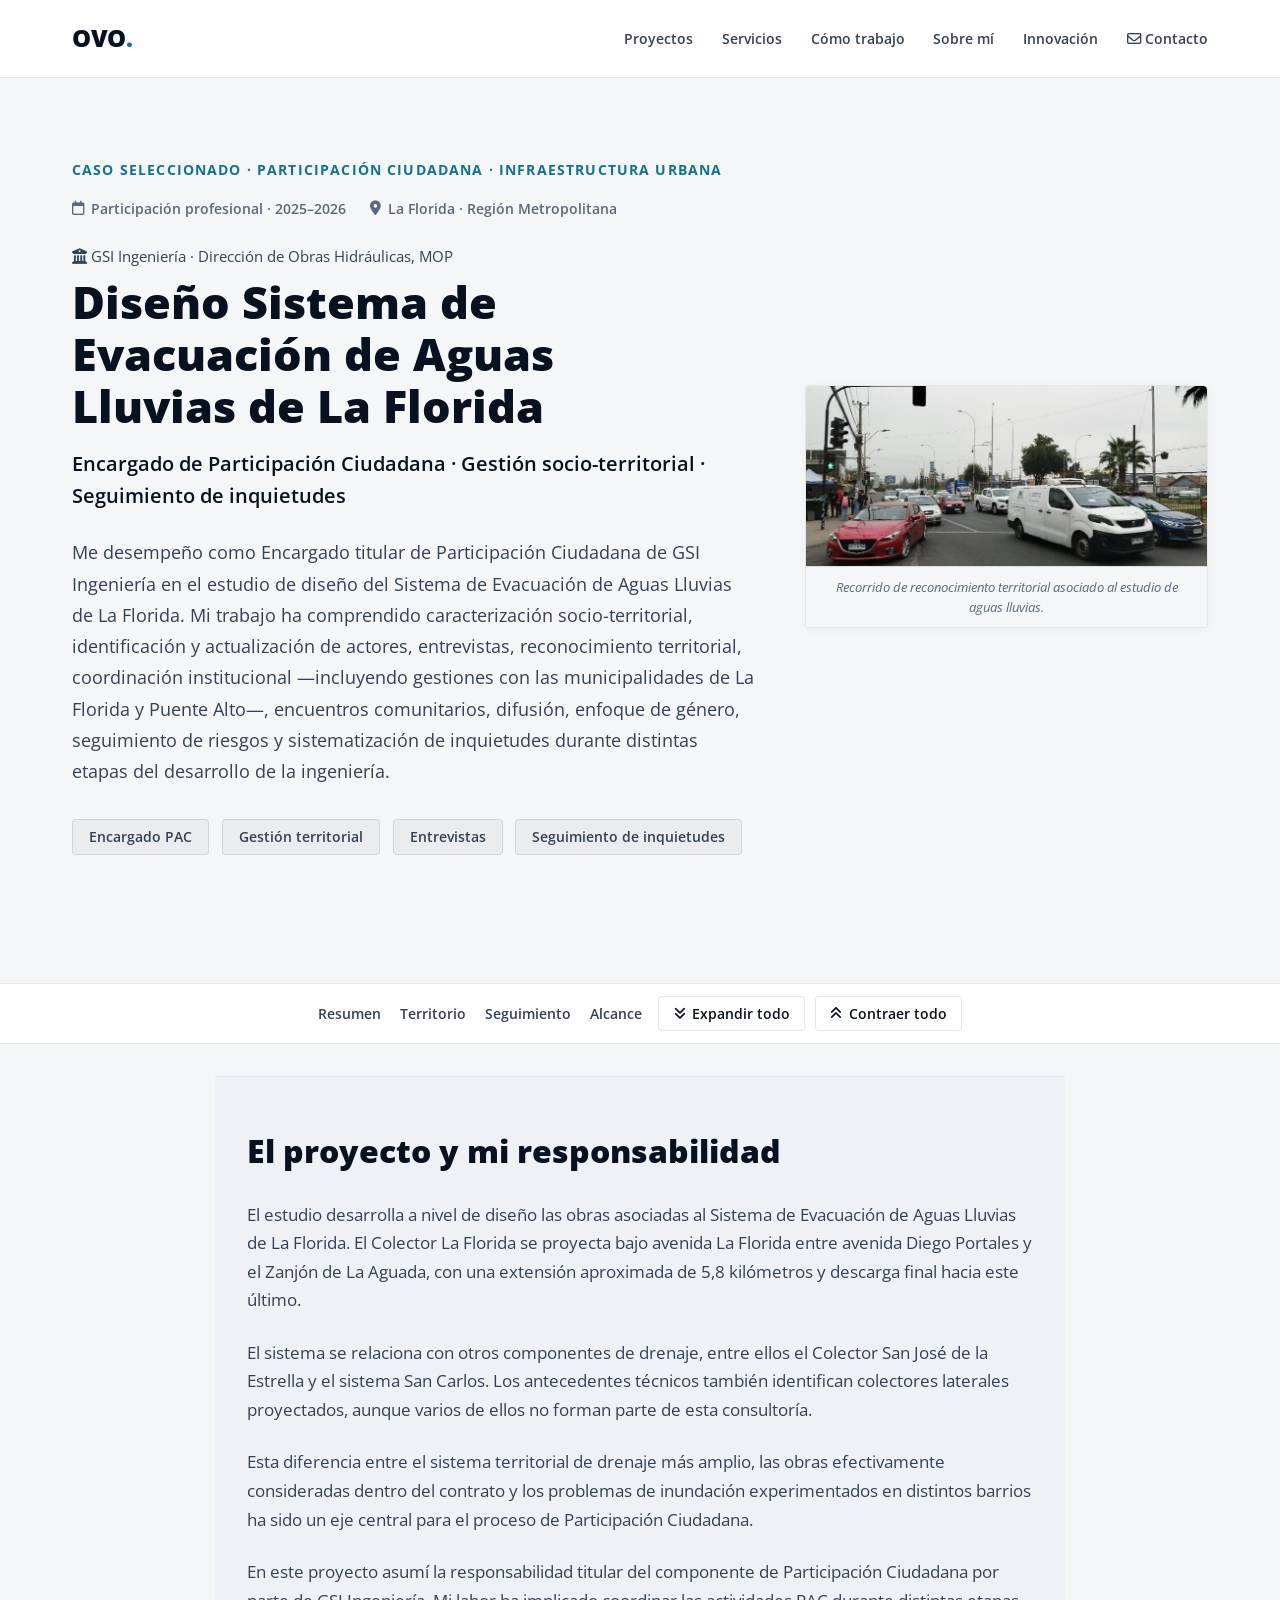
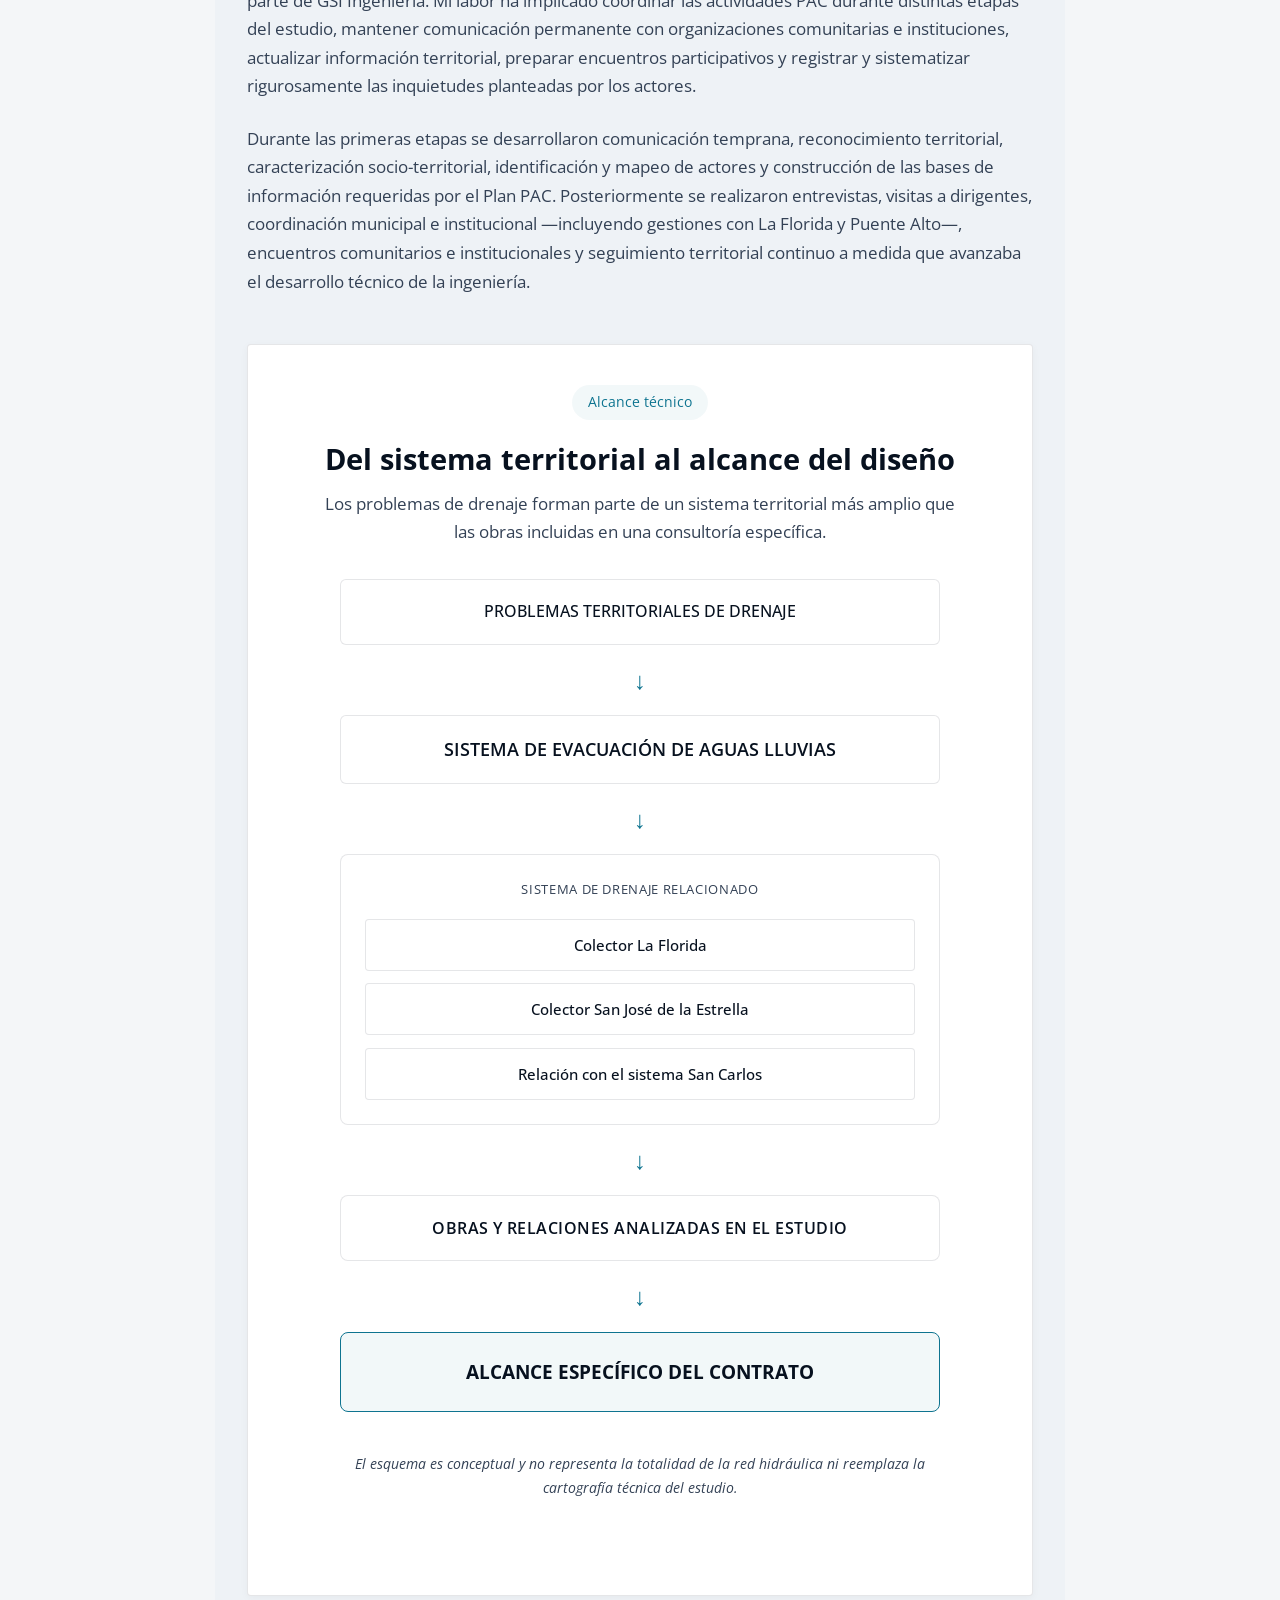
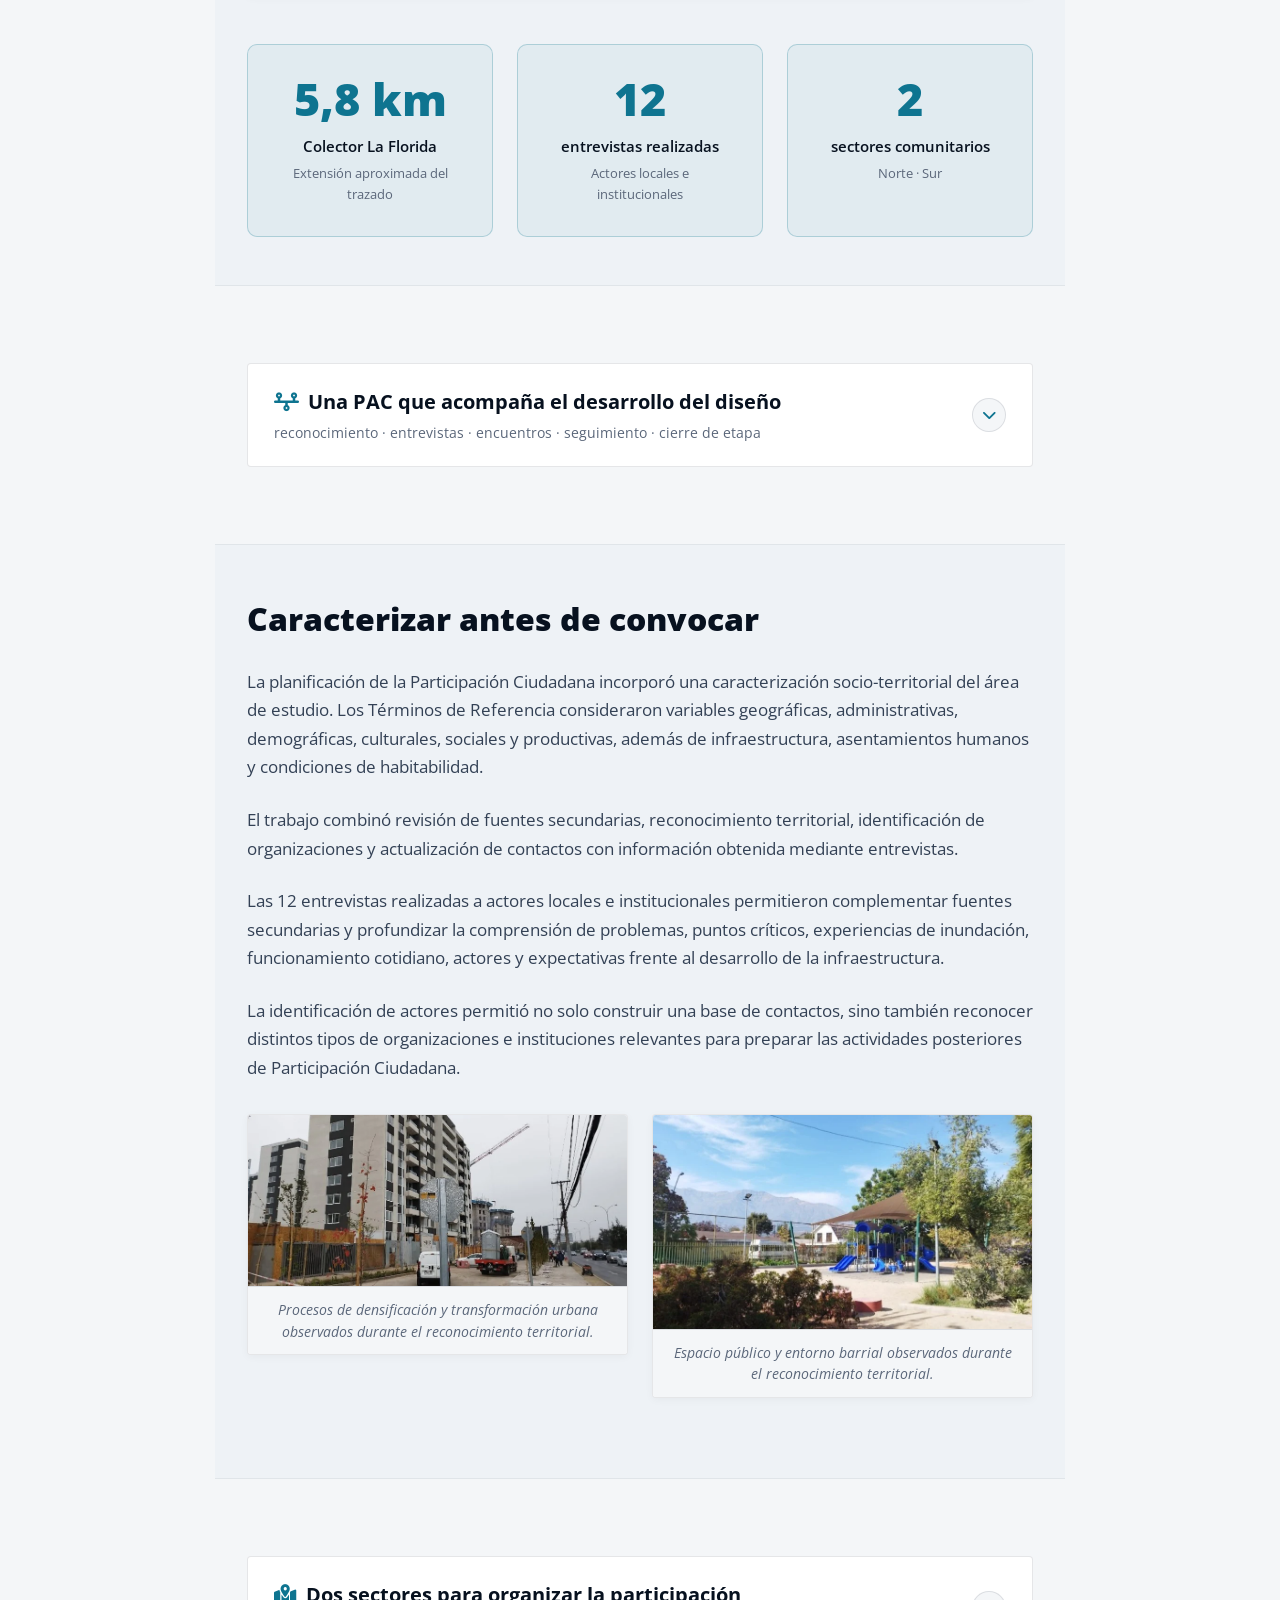
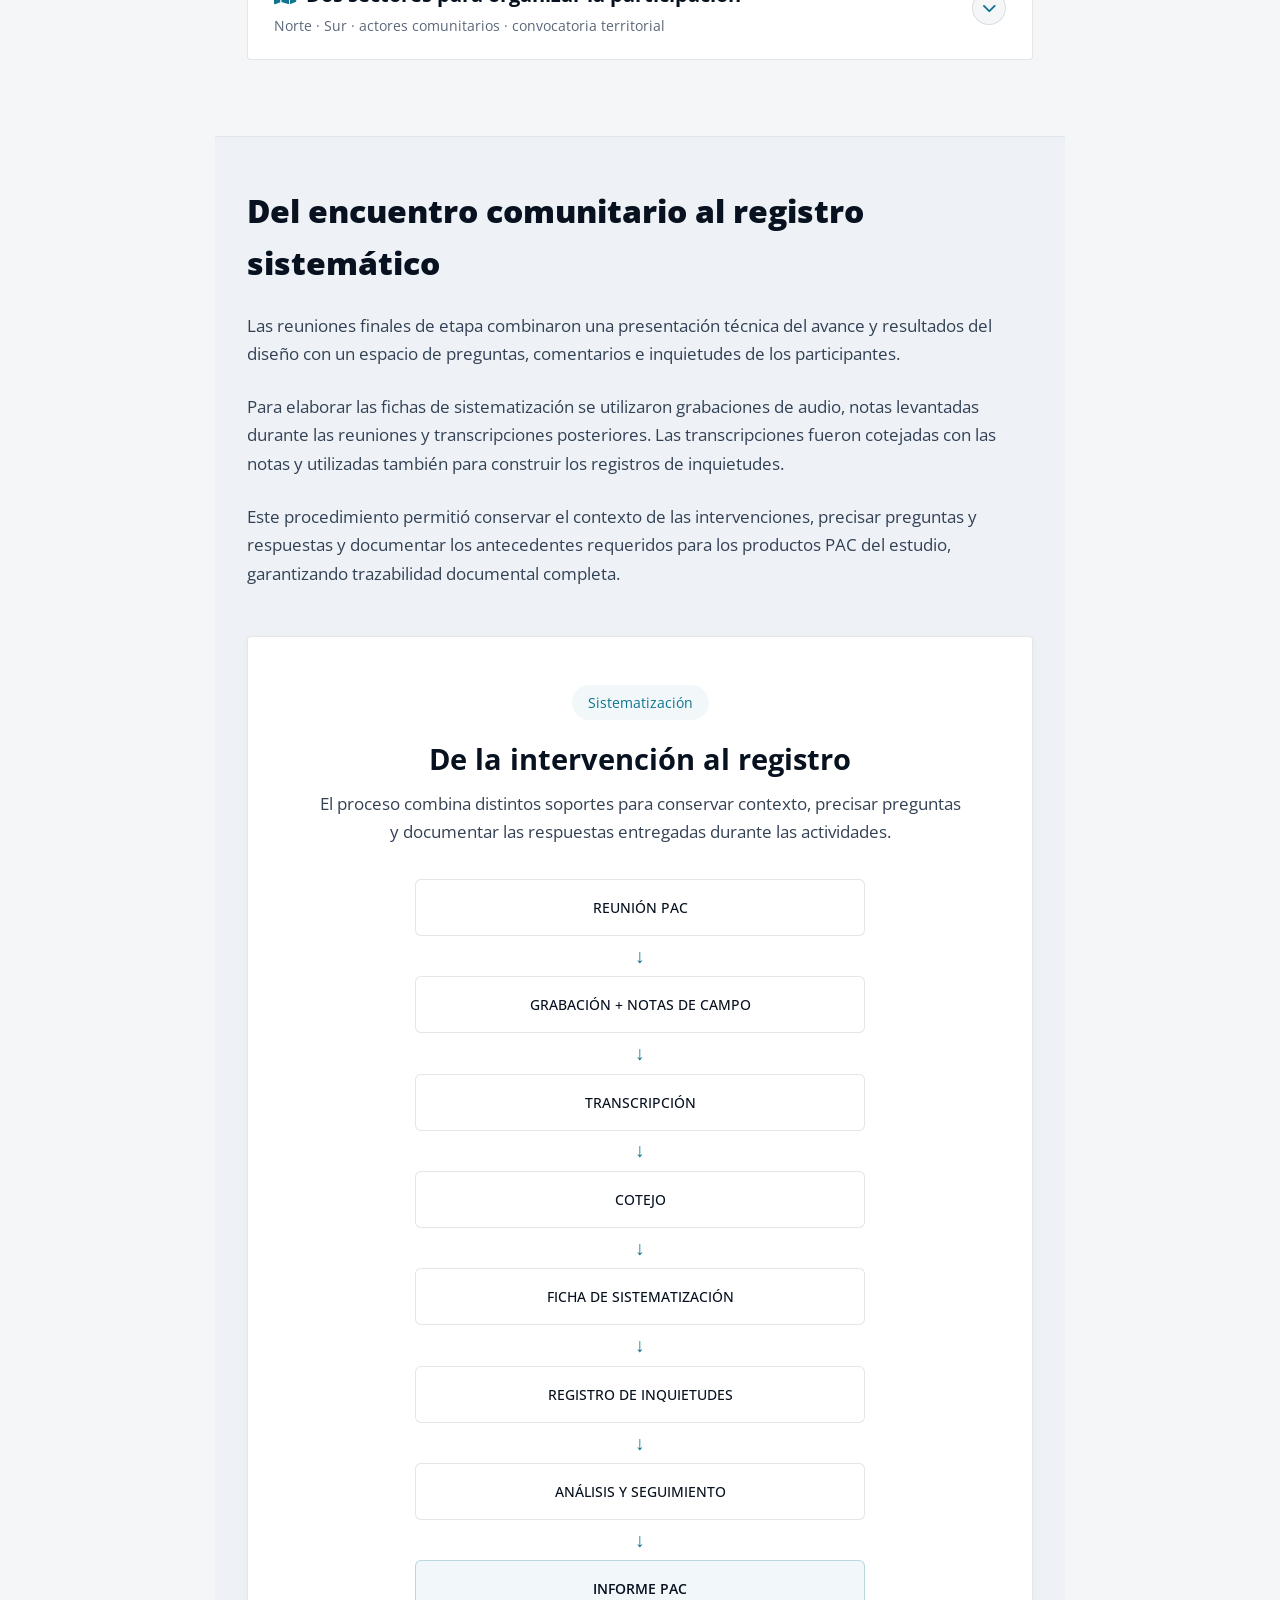
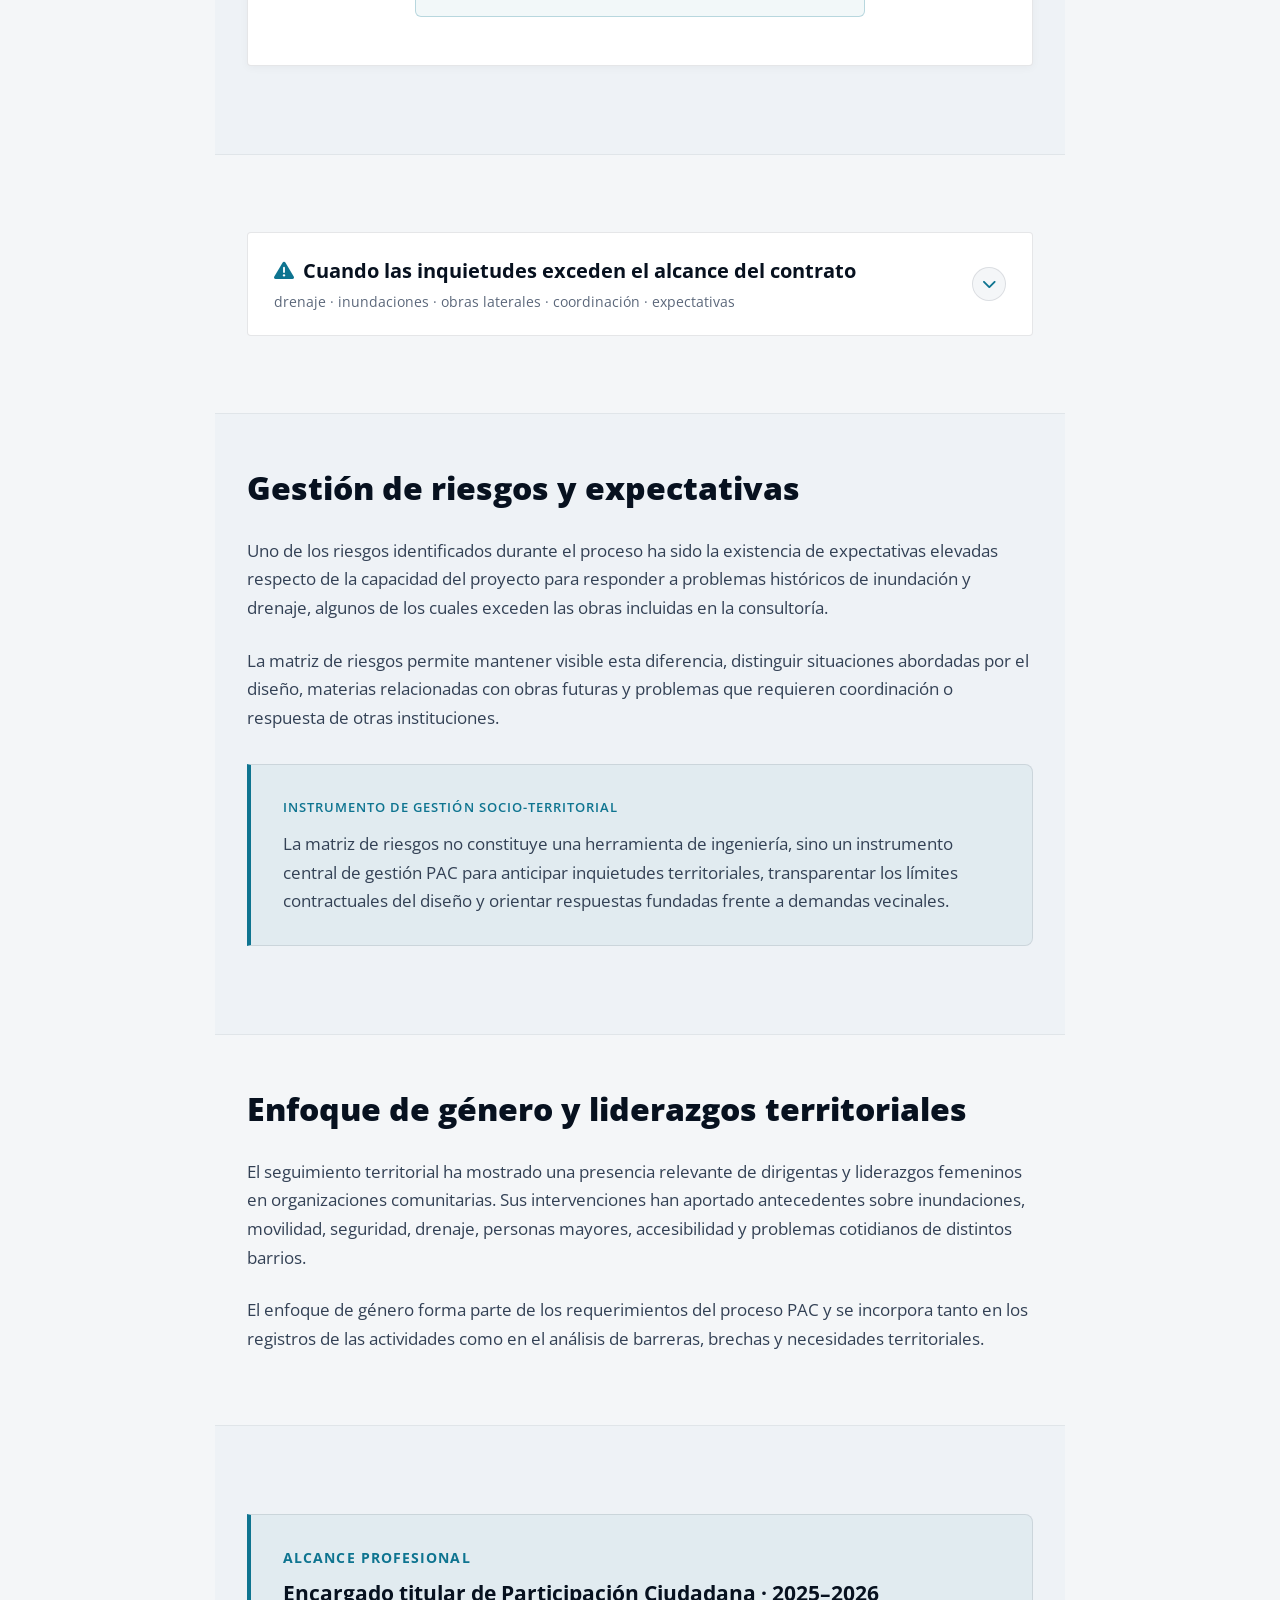
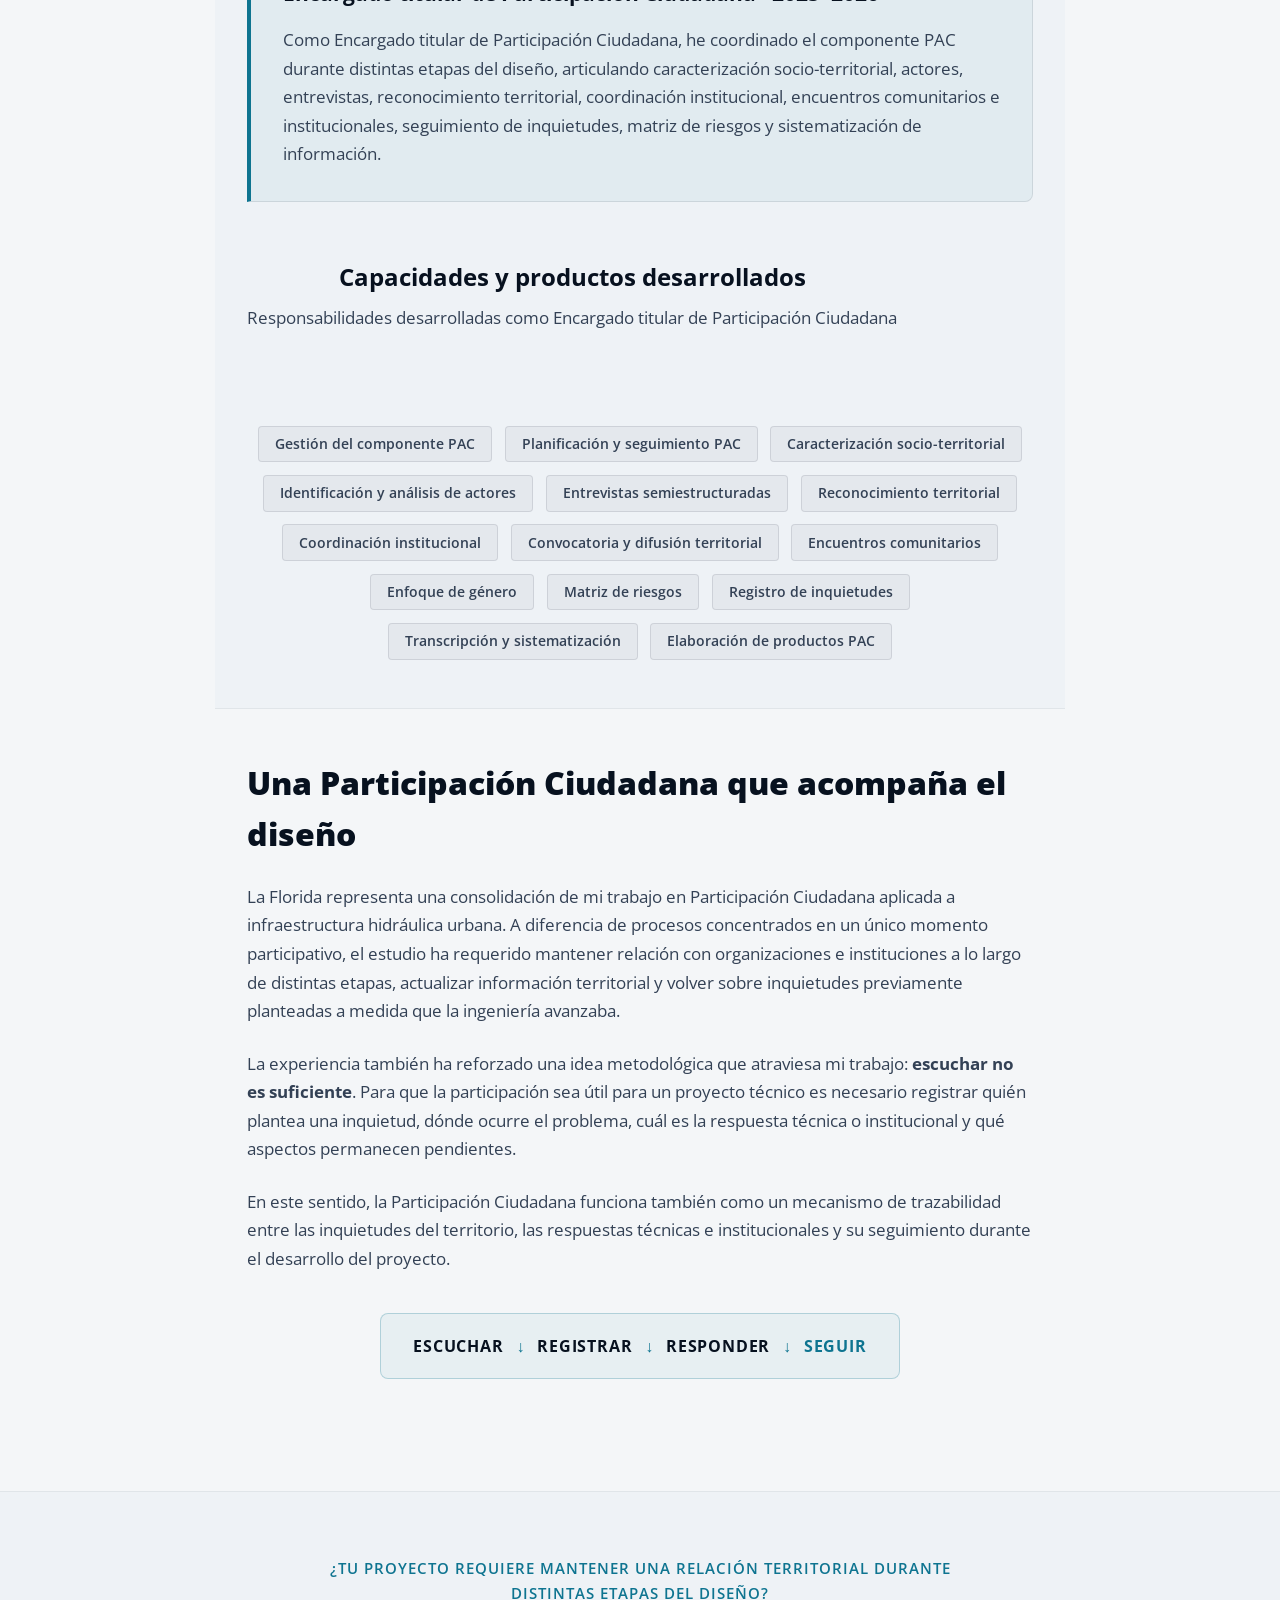
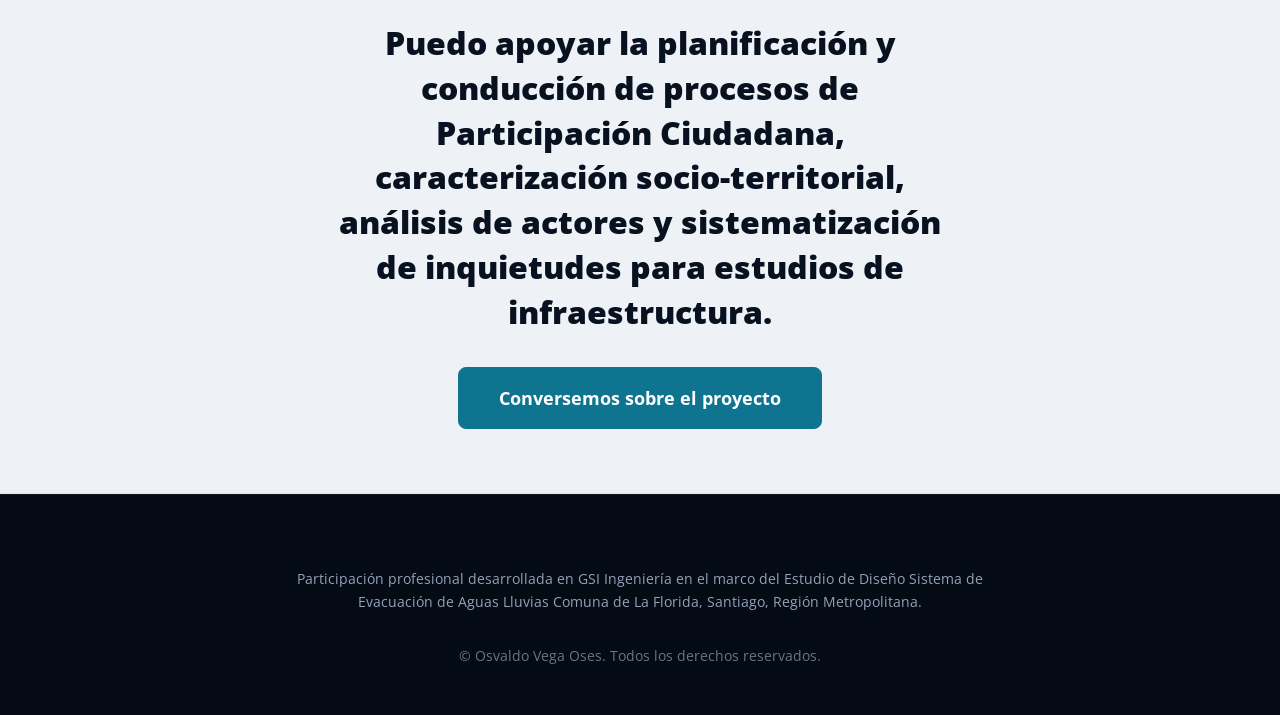
<file: proyectos/pac-la-florida.html>
<!DOCTYPE html>
<html lang="es">
<head>
    <meta charset="UTF-8">
    <script src="../contact-tracking.js" defer></script>
    <script src="../openai-conversions.js" defer></script>

    <!-- Google Tag Manager -->
    <script>(function(w,d,s,l,i){w[l]=w[l]||[];w[l].push({'gtm.start':
    new Date().getTime(),event:'gtm.js'});var f=d.getElementsByTagName(s)[0],
    j=d.createElement(s),dl=l!='dataLayer'?'&l='+l:'';j.async=true;j.src=
    'https://www.googletagmanager.com/gtm.js?id='+i+dl;f.parentNode.insertBefore(j,f);
    })(window,document,'script','dataLayer','GTM-NN64BQC5');</script>
    <!-- End Google Tag Manager -->

    <!-- Microsoft Clarity -->
    <script type="text/javascript">
        (function(c,l,a,r,i,t,y){
            c[a]=c[a]||function(){(c[a].q=c[a].q||[]).push(arguments)};
            t=l.createElement(r);t.async=1;t.src="https://www.clarity.ms/tag/"+i;
            y=l.getElementsByTagName(r)[0];y.parentNode.insertBefore(t,y);
        })(window, document, "clarity", "script", "ypzia0e866");
    </script>
    <!-- End Microsoft Clarity -->

    <meta name="viewport" content="width=device-width, initial-scale=1.0">
    <title>PAC La Florida: aguas lluvias | Osvaldo Vega Oses</title>
    <meta name="description" content="Caso profesional de Osvaldo Vega Oses como Encargado titular de Participación Ciudadana en el Diseño del Sistema de Evacuación de Aguas Lluvias de La Florida, Región Metropolitana.">
    
    <meta property="og:type" content="article">
    <meta property="og:title" content="Participación Ciudadana La Florida | Caso profesional">
    <meta property="og:description" content="Gestión territorial, entrevistas, análisis de actores, seguimiento de inquietudes y matriz de riesgos durante distintas etapas del diseño de infraestructura de aguas lluvias.">
    
    <link rel="preconnect" href="https://fonts.googleapis.com">
    <link rel="preconnect" href="https://fonts.gstatic.com" crossorigin>
    <link href="https://fonts.googleapis.com/css2?family=Open+Sans:wght@300;400;600;700;800&display=swap" rel="stylesheet">
    <link rel="stylesheet" href="../style.css">
    <link rel="stylesheet" href="https://cdnjs.cloudflare.com/ajax/libs/font-awesome/6.4.0/css/all.min.css">

    <!-- SEO técnico -->
    <meta name="robots" content="index, follow">
    <link rel="canonical" href="https://osvaldovega.cl/proyectos/pac-la-florida.html">

    <meta property="og:site_name" content="Osvaldo Vega Oses">
    <meta property="og:locale" content="es_CL">
    <meta property="og:url" content="https://osvaldovega.cl/proyectos/pac-la-florida.html">

    <meta name="twitter:card" content="summary_large_image">
    <meta name="twitter:title" content="Participación Ciudadana La Florida | Caso profesional">
    <meta name="twitter:description" content="Gestión territorial, entrevistas, análisis de actores, seguimiento de inquietudes y matriz de riesgos durante distintas etapas del diseño de infraestructura de aguas lluvias.">


    <!-- Imagen social -->
    <meta property="og:image" content="https://osvaldovega.cl/assets/seo/osvaldo-vega-og.jpg">
    <meta property="og:image:width" content="1200">
    <meta property="og:image:height" content="630">
    <meta property="og:image:alt" content="Osvaldo Vega Oses — Sociólogo, Medio Humano y Participación Ciudadana">
    <meta name="twitter:image" content="https://osvaldovega.cl/assets/seo/osvaldo-vega-og.jpg">
    <meta name="twitter:image:alt" content="Osvaldo Vega Oses — Sociólogo, Medio Humano y Participación Ciudadana">

</head>
<body>

    <!-- Google Tag Manager (noscript) -->
    <noscript><iframe src="https://www.googletagmanager.com/ns.html?id=GTM-NN64BQC5"
    height="0" width="0" style="display:none;visibility:hidden"></iframe></noscript>
    <!-- End Google Tag Manager (noscript) -->

    <header id="header">
        <div class="container">
            <nav aria-label="Navegación principal">
                <a href="../index.html#inicio" class="logo" aria-label="Ir al inicio">OVO<span class="text-gradient">.</span></a>
                <button class="nav-toggle" id="nav-toggle" aria-label="Abrir menú de navegación" aria-expanded="false">
                    <i class="fa-solid fa-bars"></i>
                </button>
                <ul class="nav-links" id="nav-links">
                    <li><a href="../index.html#proyectos">Proyectos</a></li>
                    <li><a href="../index.html#que-hago">Servicios</a></li>
                    <li><a href="../index.html#metodologia">Cómo trabajo</a></li>
                    <li><a href="../index.html#sobre-mi">Sobre mí</a></li>
                    <li><a href="../index.html#innovacion">Innovación</a></li>
                    <li><a href="../index.html#contacto"><i class="fa-regular fa-envelope" aria-hidden="true"></i> Contacto</a></li>
                </ul>
            </nav>
        </div>
    </header>

    <main class="case-study">
        <!-- HERO -->
        <section class="case-hero">
            <div class="container">
                <div class="case-hero-grid case-hero-grid--la-florida">
                    <div class="case-hero-content">
                        <span class="case-kicker">CASO SELECCIONADO · PARTICIPACIÓN CIUDADANA · INFRAESTRUCTURA URBANA</span>
                        
                        <div class="case-meta">
                            <span><i class="fa-regular fa-calendar"></i> Participación profesional · 2025–2026</span>
                            <span><i class="fa-solid fa-location-dot"></i> La Florida · Región Metropolitana</span>
                        </div>
                        
                        <span style="display: block; color: var(--text-secondary); font-size: 0.95rem; margin-top: 1rem; margin-bottom: 0.5rem;"><i class="fa-solid fa-building-columns"></i> GSI Ingeniería · Dirección de Obras Hidráulicas, MOP</span>

                        <h1 style="margin-top: 0.5rem; text-wrap: balance;">Diseño Sistema de Evacuación de Aguas Lluvias de La Florida</h1>
                        <p style="color: #ffffff; font-size: 1.25rem; font-weight: 600; margin-top: 1rem;">Encargado de Participación Ciudadana · Gestión socio-territorial · Seguimiento de inquietudes</p>

                        <p class="case-lead">Me desempeño como Encargado titular de Participación Ciudadana de GSI Ingeniería en el estudio de diseño del Sistema de Evacuación de Aguas Lluvias de La Florida. Mi trabajo ha comprendido caracterización socio-territorial, identificación y actualización de actores, entrevistas, reconocimiento territorial, coordinación institucional —incluyendo gestiones con las municipalidades de La Florida y Puente Alto—, encuentros comunitarios, difusión, enfoque de género, seguimiento de riesgos y sistematización de inquietudes durante distintas etapas del desarrollo de la ingeniería.</p>

                        <div class="case-tags">
                            <span class="tag-item">Encargado PAC</span>
                            <span class="tag-item">Gestión territorial</span>
                            <span class="tag-item">Entrevistas</span>
                            <span class="tag-item">Seguimiento de inquietudes</span>
                        </div>
                    </div>

                    <div class="case-hero-media">
                        <img src="../Fotos_proyectos/webp/la-florida/visita-reconocimiento-10.webp"
                             alt="Reconocimiento territorial en un corredor urbano del área de estudio de La Florida."
                             class="case-hero-img">
                        <div class="case-hero-caption">Recorrido de reconocimiento territorial asociado al estudio de aguas lluvias.</div>
                    </div>
                </div>
            </div>
        </section>

        <!-- Barra de Navegación Interna Sticky -->
        <nav class="case-nav-bar" aria-label="Navegación del caso">
            <div class="container case-nav-container">
                <ul class="case-nav-links">
                    <li><a href="#resumen">Resumen</a></li>
                    <li><a href="#territorio">Territorio</a></li>
                    <li><a href="#seguimiento">Seguimiento</a></li>
                    <li><a href="#alcance">Alcance</a></li>
                </ul>
                <div class="case-nav-controls">
                    <button id="btn-expand-all" class="btn-case-control" type="button">
                        <i class="fa-solid fa-angles-down"></i> Expandir todo
                    </button>
                    <button id="btn-collapse-all" class="btn-case-control" type="button">
                        <i class="fa-solid fa-angles-up"></i> Contraer todo
                    </button>
                </div>
            </div>
        </nav>

        <!-- EL PROYECTO Y MI RESPONSABILIDAD — SIEMPRE VISIBLE -->
        <section id="resumen" class="case-section section-alt">
            <div class="container" style="max-width: 850px; margin: 0 auto;">
                <h2>El proyecto y mi responsabilidad</h2>
                <p>El estudio desarrolla a nivel de diseño las obras asociadas al Sistema de Evacuación de Aguas Lluvias de La Florida. El Colector La Florida se proyecta bajo avenida La Florida entre avenida Diego Portales y el Zanjón de La Aguada, con una extensión aproximada de 5,8 kilómetros y descarga final hacia este último.</p>
                <p>El sistema se relaciona con otros componentes de drenaje, entre ellos el Colector San José de la Estrella y el sistema San Carlos. Los antecedentes técnicos también identifican colectores laterales proyectados, aunque varios de ellos no forman parte de esta consultoría.</p>
                <p>Esta diferencia entre el sistema territorial de drenaje más amplio, las obras efectivamente consideradas dentro del contrato y los problemas de inundación experimentados en distintos barrios ha sido un eje central para el proceso de Participación Ciudadana.</p>
                <p>En este proyecto asumí la responsabilidad titular del componente de Participación Ciudadana por parte de GSI Ingeniería. Mi labor ha implicado coordinar las actividades PAC durante distintas etapas del estudio, mantener comunicación permanente con organizaciones comunitarias e instituciones, actualizar información territorial, preparar encuentros participativos y registrar y sistematizar rigurosamente las inquietudes planteadas por los actores.</p>
                <p>Durante las primeras etapas se desarrollaron comunicación temprana, reconocimiento territorial, caracterización socio-territorial, identificación y mapeo de actores y construcción de las bases de información requeridas por el Plan PAC. Posteriormente se realizaron entrevistas, visitas a dirigentes, coordinación municipal e institucional —incluyendo gestiones con La Florida y Puente Alto—, encuentros comunitarios e institucionales y seguimiento territorial continuo a medida que avanzaba el desarrollo técnico de la ingeniería.</p>
            </div>

            <!-- Esquema conceptual del alcance técnico -->
            <div class="container" style="margin-top: 3rem;">
                <div class="case-figure">
                    <div style="text-align: center; margin-bottom: 2rem;">
                        <span class="tag-item" style="background: rgba(0, 240, 255, 0.1); color: var(--accent-cyan); padding: 0.4rem 1rem; border-radius: 20px; font-size: 0.85rem; display: inline-block; margin-bottom: 1rem;">Alcance técnico</span>
                        <h3 style="font-size: 1.8rem; margin-bottom: 0.5rem; text-wrap: balance;">Del sistema territorial al alcance del diseño</h3>
                        <p style="color: var(--text-secondary); max-width: 650px; margin: 0 auto;">Los problemas de drenaje forman parte de un sistema territorial más amplio que las obras incluidas en una consultoría específica.</p>
                    </div>
                    
                    <div style="display: flex; flex-direction: column; align-items: center; gap: 1rem; margin-bottom: 2rem; max-width: 600px; margin-left: auto; margin-right: auto;">
                        <div style="width: 100%; border: 1px solid rgba(255, 255, 255, 0.1); border-radius: 6px; padding: 1.2rem; background: rgba(0, 0, 0, 0.3); text-align: center; font-size: 1rem; font-weight: 500;">
                            PROBLEMAS TERRITORIALES DE DRENAJE
                        </div>
                        <div style="color: var(--accent-cyan); font-size: 1.5rem;">↓</div>
                        
                        <div style="width: 100%; border: 1px solid rgba(255, 255, 255, 0.2); border-radius: 6px; padding: 1.2rem; background: rgba(0, 0, 0, 0.4); text-align: center; font-size: 1.1rem; font-weight: 600;">
                            SISTEMA DE EVACUACIÓN DE AGUAS LLUVIAS
                        </div>
                        <div style="color: var(--accent-cyan); font-size: 1.5rem;">↓</div>
                        
                        <div style="width: 100%; border: 1px solid rgba(255, 255, 255, 0.2); border-radius: 8px; padding: 1.5rem; background: rgba(255, 255, 255, 0.03); display: flex; flex-direction: column; gap: 0.8rem;">
                            <div style="font-size: 0.8rem; text-transform: uppercase; letter-spacing: 0.05em; color: var(--text-secondary); text-align: center; margin-bottom: 0.4rem;">Sistema de drenaje relacionado</div>
                            <div style="border: 1px solid rgba(255, 255, 255, 0.15); border-radius: 4px; padding: 0.8rem 1rem; background: rgba(255,255,255,0.04); text-align: center; font-weight: 500; color: rgba(255,255,255,0.85); font-size: 0.95rem;">Colector La Florida</div>
                            <div style="border: 1px solid rgba(255, 255, 255, 0.15); border-radius: 4px; padding: 0.8rem 1rem; background: rgba(255,255,255,0.04); text-align: center; font-weight: 500; color: rgba(255,255,255,0.85); font-size: 0.95rem;">Colector San José de la Estrella</div>
                            <div style="border: 1px solid rgba(255, 255, 255, 0.15); border-radius: 4px; padding: 0.8rem 1rem; background: rgba(255,255,255,0.04); text-align: center; font-weight: 500; color: rgba(255,255,255,0.85); font-size: 0.95rem;">Relación con el sistema San Carlos</div>
                        </div>
                        
                        <div style="color: var(--accent-cyan); font-size: 1.5rem;">↓</div>
                        
                        <div style="width: 100%; border: 1px solid rgba(255,255,255,0.25); border-radius: 8px; padding: 1.2rem; background: rgba(255,255,255,0.05); text-align: center; font-size: 1rem; font-weight: 600; color: #fff; text-transform: uppercase; letter-spacing: 0.03em;">
                            OBRAS Y RELACIONES ANALIZADAS EN EL ESTUDIO
                        </div>

                        <div style="color: var(--accent-cyan); font-size: 1.5rem;">↓</div>

                        <div style="width: 100%; border: 1px solid var(--accent-cyan); border-radius: 8px; padding: 1.5rem; background: rgba(0, 240, 255, 0.1); text-align: center; font-size: 1.2rem; font-weight: 700; color: #fff; text-transform: uppercase;">
                            ALCANCE ESPECÍFICO DEL CONTRATO
                        </div>
                        
                        <p style="text-align: center; color: var(--text-secondary); margin-top: 1.5rem; font-size: 0.85rem; font-style: italic;">El esquema es conceptual y no representa la totalidad de la red hidráulica ni reemplaza la cartografía técnica del estudio.</p>
                    </div>
                </div>
            </div>

            <!-- Indicadores Principales — SIEMPRE VISIBLES -->
            <div class="container" style="margin-top: 3rem;">
                <div style="display: grid; grid-template-columns: repeat(auto-fit, minmax(200px, 1fr)); gap: 1.5rem; max-width: 800px; margin: 0 auto;">
                    <div style="background: rgba(0, 240, 255, 0.05); border: 1px solid rgba(0, 240, 255, 0.2); border-radius: 10px; padding: 2rem; text-align: center;">
                        <div style="font-size: 2.8rem; font-weight: 800; color: var(--accent-cyan); line-height: 1;">5,8 km</div>
                        <div style="font-size: 0.95rem; color: #fff; margin-top: 0.8rem; font-weight: 600;">Colector La Florida</div>
                        <div style="font-size: 0.8rem; color: var(--text-muted); margin-top: 0.3rem;">Extensión aproximada del trazado</div>
                    </div>

                    <div style="background: rgba(0, 240, 255, 0.05); border: 1px solid rgba(0, 240, 255, 0.2); border-radius: 10px; padding: 2rem; text-align: center;">
                        <div style="font-size: 2.8rem; font-weight: 800; color: var(--accent-cyan); line-height: 1;">12</div>
                        <div style="font-size: 0.95rem; color: #fff; margin-top: 0.8rem; font-weight: 600;">entrevistas realizadas</div>
                        <div style="font-size: 0.8rem; color: var(--text-muted); margin-top: 0.3rem;">Actores locales e institucionales</div>
                    </div>

                    <div style="background: rgba(0, 240, 255, 0.05); border: 1px solid rgba(0, 240, 255, 0.2); border-radius: 10px; padding: 2rem; text-align: center;">
                        <div style="font-size: 2.8rem; font-weight: 800; color: var(--accent-cyan); line-height: 1;">2</div>
                        <div style="font-size: 0.95rem; color: #fff; margin-top: 0.8rem; font-weight: 600;">sectores comunitarios</div>
                        <div style="font-size: 0.8rem; color: var(--text-muted); margin-top: 0.3rem;">Norte · Sur</div>
                    </div>
                </div>
            </div>
        </section>

        <!-- ACORDEÓN 1 — Una PAC que acompaña el desarrollo del diseño -->
        <section class="case-section">
            <div class="container" style="max-width: 850px; margin: 0 auto;">
                <details class="case-accordion">
                    <summary class="case-accordion-summary">
                        <span class="case-accordion-summary-header">
                            <span class="case-accordion-title"><i class="fa-solid fa-timeline"></i> Una PAC que acompaña el desarrollo del diseño</span>
                            <span class="case-accordion-hint">reconocimiento · entrevistas · encuentros · seguimiento · cierre de etapa</span>
                        </span>
                        <span class="accordion-icon-badge" aria-hidden="true">
                            <i class="fa-solid fa-chevron-down"></i>
                        </span>
                    </summary>
                    <div class="case-accordion-content">
                        <p>A diferencia de intervenciones puntuales, la Participación Ciudadana en este estudio ha acompañado longitudinalmente las distintas etapas del diseño de ingeniería, asegurando trazabilidad entre el levantamiento temprano y las reuniones de presentación de resultados.</p>

                        <div class="case-figure" style="background: rgba(0, 0, 0, 0.2); border: 1px solid rgba(255, 255, 255, 0.05); margin-top: 1.5rem;">
                            <div style="max-width: 650px; margin: 0 auto; display: flex; flex-direction: column; gap: 1rem;">
                                <div style="background: rgba(255, 255, 255, 0.03); border-left: 4px solid var(--accent-cyan); padding: 1.5rem; border-radius: 0 8px 8px 0;">
                                    <div style="font-weight: 700; color: var(--accent-cyan); margin-bottom: 0.2rem; font-size: 0.9rem;">2025</div>
                                    <h4 style="color: #fff; margin-bottom: 0.8rem; font-size: 1.1rem; text-transform: uppercase;">COMUNICACIÓN Y RECONOCIMIENTO</h4>
                                    <ul style="color: var(--text-secondary); margin: 0; padding-left: 1.2rem; font-size: 0.95rem; line-height: 1.6;">
                                        <li>comunicación temprana</li>
                                        <li>reconocimiento territorial</li>
                                        <li>caracterización socio-territorial</li>
                                        <li>base y matriz de actores</li>
                                    </ul>
                                </div>
                                <div style="text-align: center; color: var(--accent-cyan); font-size: 1.5rem;">↓</div>
                                
                                <div style="background: rgba(255, 255, 255, 0.03); border-left: 4px solid var(--accent-cyan); padding: 1.5rem; border-radius: 0 8px 8px 0;">
                                    <div style="font-weight: 700; color: var(--accent-cyan); margin-bottom: 0.2rem; font-size: 0.9rem;">2025</div>
                                    <h4 style="color: #fff; margin-bottom: 0.8rem; font-size: 1.1rem; text-transform: uppercase;">LEVANTAMIENTO</h4>
                                    <ul style="color: var(--text-secondary); margin: 0; padding-left: 1.2rem; font-size: 0.95rem; line-height: 1.6;">
                                        <li>12 entrevistas</li>
                                        <li>visitas a organizaciones y dirigentes</li>
                                        <li>coordinación municipal e institucional</li>
                                    </ul>
                                </div>
                                <div style="text-align: center; color: var(--accent-cyan); font-size: 1.5rem;">↓</div>
                                
                                <div style="background: rgba(255, 255, 255, 0.03); border-left: 4px solid var(--accent-cyan); padding: 1.5rem; border-radius: 0 8px 8px 0;">
                                    <div style="font-weight: 700; color: var(--accent-cyan); margin-bottom: 0.2rem; font-size: 0.9rem;">MAYO–JUNIO 2025</div>
                                    <h4 style="color: #fff; margin-bottom: 0.8rem; font-size: 1.1rem; text-transform: uppercase;">PRIMER CICLO PAC</h4>
                                    <ul style="color: var(--text-secondary); margin: 0; padding-left: 1.2rem; font-size: 0.95rem; line-height: 1.6;">
                                        <li>2 encuentros comunitarios</li>
                                        <li>1 encuentro con actores públicos</li>
                                        <li>registros de inquietudes</li>
                                        <li>actualización de matriz de riesgos</li>
                                    </ul>
                                </div>
                                <div style="text-align: center; color: var(--accent-cyan); font-size: 1.5rem;">↓</div>
                                
                                <div style="background: rgba(255, 255, 255, 0.03); border-left: 4px solid var(--accent-cyan); padding: 1.5rem; border-radius: 0 8px 8px 0;">
                                    <div style="font-weight: 700; color: var(--accent-cyan); margin-bottom: 0.2rem; font-size: 0.9rem;">2025–2026</div>
                                    <h4 style="color: #fff; margin-bottom: 0.8rem; font-size: 1.1rem; text-transform: uppercase;">SEGUIMIENTO</h4>
                                    <ul style="color: var(--text-secondary); margin: 0; padding-left: 1.2rem; font-size: 0.95rem; line-height: 1.6;">
                                        <li>contacto con dirigentes</li>
                                        <li>actualización territorial</li>
                                        <li>seguimiento de problemáticas</li>
                                        <li>gestión de expectativas</li>
                                    </ul>
                                </div>
                                <div style="text-align: center; color: var(--accent-cyan); font-size: 1.5rem;">↓</div>
                                
                                <div style="background: rgba(255, 255, 255, 0.03); border-left: 4px solid var(--accent-cyan); padding: 1.5rem; border-radius: 0 8px 8px 0;">
                                    <div style="font-weight: 700; color: var(--accent-cyan); margin-bottom: 0.2rem; font-size: 0.9rem;">JUNIO 2026</div>
                                    <h4 style="color: #fff; margin-bottom: 0.8rem; font-size: 1.1rem; text-transform: uppercase;">REUNIONES FINALES DE ETAPA</h4>
                                    <ul style="color: var(--text-secondary); margin: 0; padding-left: 1.2rem; font-size: 0.95rem; line-height: 1.6;">
                                        <li>2 encuentros comunitarios</li>
                                        <li>presentación de resultados de diseño</li>
                                        <li>preguntas y respuestas</li>
                                        <li>sistematización de inquietudes</li>
                                    </ul>
                                </div>
                                <div style="text-align: center; color: var(--accent-cyan); font-size: 1.5rem;">↓</div>
                                
                                <div style="background: rgba(255, 255, 255, 0.03); border-left: 4px solid rgba(255, 255, 255, 0.3); padding: 1.5rem; border-radius: 0 8px 8px 0; opacity: 0.8;">
                                    <div style="font-weight: 700; color: rgba(255, 255, 255, 0.6); margin-bottom: 0.2rem; font-size: 0.9rem;">SIGUIENTE ETAPA</div>
                                    <ul style="color: var(--text-secondary); margin: 0; padding-left: 1.2rem; font-size: 0.95rem; line-height: 1.6;">
                                        <li>comunicación de alcances</li>
                                        <li>derivaciones institucionales</li>
                                        <li>evaluación y cierre cuando corresponda</li>
                                    </ul>
                                </div>
                            </div>
                        </div>

                        <figure class="case-photo-container" style="margin-top: 2rem;">
                            <img src="../Fotos_proyectos/webp/la-florida/foto-2-reunion-pac-sspp.webp"
                                 alt="Encuentro con actores institucionales en el marco del proceso de Participación Ciudadana."
                                 class="case-photo-img">
                            <figcaption class="case-photo-caption">Instancia de coordinación y presentación con actores institucionales.</figcaption>
                        </figure>
                    </div>
                </details>
            </div>
        </section>

        <!-- CARACTERIZAR ANTES DE CONVOCAR — SIEMPRE VISIBLE -->
        <section id="territorio" class="case-section section-alt">
            <div class="container" style="max-width: 850px; margin: 0 auto;">
                <h2>Caracterizar antes de convocar</h2>
                <p>La planificación de la Participación Ciudadana incorporó una caracterización socio-territorial del área de estudio. Los Términos de Referencia consideraron variables geográficas, administrativas, demográficas, culturales, sociales y productivas, además de infraestructura, asentamientos humanos y condiciones de habitabilidad.</p>
                <p>El trabajo combinó revisión de fuentes secundarias, reconocimiento territorial, identificación de organizaciones y actualización de contactos con información obtenida mediante entrevistas.</p>
                <p>Las 12 entrevistas realizadas a actores locales e institucionales permitieron complementar fuentes secundarias y profundizar la comprensión de problemas, puntos críticos, experiencias de inundación, funcionamiento cotidiano, actores y expectativas frente al desarrollo de la infraestructura.</p>
                <p>La identificación de actores permitió no solo construir una base de contactos, sino también reconocer distintos tipos de organizaciones e instituciones relevantes para preparar las actividades posteriores de Participación Ciudadana.</p>

                <!-- Galería de reconocimiento territorial -->
                <div class="case-photos-grid">
                    <figure class="case-photo-container" style="margin: 0;">
                        <img src="../Fotos_proyectos/webp/la-florida/visita-reconocimiento-9.webp"
                             alt="Procesos de densificación y edificación en altura observados durante el reconocimiento territorial."
                             class="case-photo-img">
                        <figcaption class="case-photo-caption">Procesos de densificación y transformación urbana observados durante el reconocimiento territorial.</figcaption>
                    </figure>
                    <figure class="case-photo-container" style="margin: 0;">
                            <img src="../Fotos_proyectos/webp/la-florida/visita-reconocimiento-11.webp"
                             alt="Espacio público, plaza y entorno barrial observados durante el reconocimiento territorial."
                             class="case-photo-img">
                        <figcaption class="case-photo-caption">Espacio público y entorno barrial observados durante el reconocimiento territorial.</figcaption>
                    </figure>
                </div>
            </div>
        </section>

        <!-- ACORDEÓN 2 — Dos sectores para organizar la participación -->
        <section class="case-section">
            <div class="container" style="max-width: 850px; margin: 0 auto;">
                <details class="case-accordion">
                    <summary class="case-accordion-summary">
                        <span class="case-accordion-summary-header">
                            <span class="case-accordion-title"><i class="fa-solid fa-map-location-dot"></i> Dos sectores para organizar la participación</span>
                            <span class="case-accordion-hint">Norte · Sur · actores comunitarios · convocatoria territorial</span>
                        </span>
                        <span class="accordion-icon-badge" aria-hidden="true">
                            <i class="fa-solid fa-chevron-down"></i>
                        </span>
                    </summary>
                    <div class="case-accordion-content">
                        <p>Para organizar los encuentros comunitarios, el territorio fue sectorizado en Norte y Sur utilizando avenida Trinidad como referencia. La definición consideró características del territorio, actores locales, dinámicas sociales y relaciones con la institucionalidad.</p>
                        <p>La convocatoria combinó actualización del catastro de organizaciones, invitaciones físicas, comunicación mediante WhatsApp y difusión con afiches en lugares de tránsito y encuentro territorial.</p>
                        <p>La sectorización permitió trabajar con escalas territoriales más próximas a la experiencia cotidiana de las organizaciones comunitarias y mantener continuidad con los actores contactados durante las etapas anteriores.</p>

                        <!-- Afiches Norte y Sur -->
                        <div class="case-figure" style="background: rgba(0,0,0,0.15); margin: 2rem 0;">
                            <h3 style="text-align: center; font-size: 1.3rem; margin-bottom: 1.5rem;">Convocatoria territorial diferenciada</h3>
                            <div style="display: flex; flex-wrap: wrap; gap: 2rem; justify-content: center; align-items: flex-start;">
                                <div style="flex: 1 1 300px; max-width: 450px;">
                                    <img src="../assets/images/webp/afiche-norte.webp" alt="Convocatoria a reunión de Participación Ciudadana del sector Norte del estudio de aguas lluvias de La Florida." style="width: 100%; height: auto; border-radius: 6px; display: block;">
                                </div>
                                <div style="flex: 1 1 300px; max-width: 450px;">
                                    <img src="../assets/images/webp/afiche-sur.webp" alt="Convocatoria a reunión de Participación Ciudadana del sector Sur del estudio de aguas lluvias de La Florida." style="width: 100%; height: auto; border-radius: 6px; display: block;">
                                </div>
                            </div>
                            <p style="text-align: center; color: var(--text-secondary); font-size: 0.9rem; margin-top: 1.5rem; font-style: italic;">Material de convocatoria utilizado para los encuentros finales de etapa de Participación Ciudadana, junio de 2026.</p>
                        </div>

                        <!-- Pareja de fotografías Norte / Sur -->
                        <div class="case-photos-grid">
                            <figure class="case-photo-container" style="margin: 0;">
                                <img src="../Fotos_proyectos/webp/la-florida/reunion-pac-inicial-sector-norte.webp"
                                     alt="Encuentro comunitario correspondiente al sector Norte."
                                     class="case-photo-img">
                                <figcaption class="case-photo-caption">Encuentro comunitario correspondiente al sector Norte.</figcaption>
                            </figure>
                            <figure class="case-photo-container" style="margin: 0;">
                                <img src="../Fotos_proyectos/webp/la-florida/foto-1-reunion-pac-inicial-sector-sur.webp"
                                     alt="Encuentro comunitario correspondiente al sector Sur."
                                     class="case-photo-img">
                                <figcaption class="case-photo-caption">Encuentro comunitario correspondiente al sector Sur.</figcaption>
                            </figure>
                        </div>
                    </div>
                </details>
            </div>
        </section>

        <!-- DEL ENCUENTRO AL REGISTRO SISTEMÁTICO — SIEMPRE VISIBLE -->
        <section id="seguimiento" class="case-section section-alt">
            <div class="container" style="max-width: 850px; margin: 0 auto;">
                <h2>Del encuentro comunitario al registro sistemático</h2>
                <p>Las reuniones finales de etapa combinaron una presentación técnica del avance y resultados del diseño con un espacio de preguntas, comentarios e inquietudes de los participantes.</p>
                <p>Para elaborar las fichas de sistematización se utilizaron grabaciones de audio, notas levantadas durante las reuniones y transcripciones posteriores. Las transcripciones fueron cotejadas con las notas y utilizadas también para construir los registros de inquietudes.</p>
                <p>Este procedimiento permitió conservar el contexto de las intervenciones, precisar preguntas y respuestas y documentar los antecedentes requeridos para los productos PAC del estudio, garantizando trazabilidad documental completa.</p>
            </div>
            
            <div class="container" style="margin-top: 3rem;">
                <div class="case-figure" style="padding: 3rem 1.5rem;">
                    <div style="text-align: center; margin-bottom: 2rem;">
                        <span class="tag-item" style="background: rgba(0, 240, 255, 0.1); color: var(--accent-cyan); padding: 0.4rem 1rem; border-radius: 20px; font-size: 0.85rem; display: inline-block; margin-bottom: 1rem;">Sistematización</span>
                        <h3 style="font-size: 1.8rem; margin-bottom: 0.5rem; text-wrap: balance;">De la intervención al registro</h3>
                        <p style="color: var(--text-secondary); max-width: 650px; margin: 0 auto;">El proceso combina distintos soportes para conservar contexto, precisar preguntas y documentar las respuestas entregadas durante las actividades.</p>
                    </div>
                    
                    <div style="max-width: 450px; margin: 0 auto; display: flex; flex-direction: column; align-items: center; gap: 0;">
                        <div style="width: 100%; border: 1px solid rgba(255, 255, 255, 0.1); border-radius: 6px; padding: 1rem; background: rgba(0, 0, 0, 0.3); text-align: center; font-size: 0.9rem; font-weight: 500;">REUNIÓN PAC</div>
                        <div style="color: var(--accent-cyan); font-size: 1.2rem; padding: 0.3rem 0;">↓</div>
                        
                        <div style="width: 100%; border: 1px solid rgba(255, 255, 255, 0.1); border-radius: 6px; padding: 1rem; background: rgba(0, 0, 0, 0.3); text-align: center; font-size: 0.9rem; font-weight: 500;">GRABACIÓN + NOTAS DE CAMPO</div>
                        <div style="color: var(--accent-cyan); font-size: 1.2rem; padding: 0.3rem 0;">↓</div>
                        
                        <div style="width: 100%; border: 1px solid rgba(255, 255, 255, 0.1); border-radius: 6px; padding: 1rem; background: rgba(0, 0, 0, 0.3); text-align: center; font-size: 0.9rem; font-weight: 500;">TRANSCRIPCIÓN</div>
                        <div style="color: var(--accent-cyan); font-size: 1.2rem; padding: 0.3rem 0;">↓</div>
                        
                        <div style="width: 100%; border: 1px solid rgba(255, 255, 255, 0.1); border-radius: 6px; padding: 1rem; background: rgba(0, 0, 0, 0.3); text-align: center; font-size: 0.9rem; font-weight: 500;">COTEJO</div>
                        <div style="color: var(--accent-cyan); font-size: 1.2rem; padding: 0.3rem 0;">↓</div>
                        
                        <div style="width: 100%; border: 1px solid rgba(255, 255, 255, 0.1); border-radius: 6px; padding: 1rem; background: rgba(0, 0, 0, 0.3); text-align: center; font-size: 0.9rem; font-weight: 500;">FICHA DE SISTEMATIZACIÓN</div>
                        <div style="color: var(--accent-cyan); font-size: 1.2rem; padding: 0.3rem 0;">↓</div>
                        
                        <div style="width: 100%; border: 1px solid rgba(255, 255, 255, 0.1); border-radius: 6px; padding: 1rem; background: rgba(0, 0, 0, 0.3); text-align: center; font-size: 0.9rem; font-weight: 500;">REGISTRO DE INQUIETUDES</div>
                        <div style="color: var(--accent-cyan); font-size: 1.2rem; padding: 0.3rem 0;">↓</div>
                        
                        <div style="width: 100%; border: 1px solid rgba(255, 255, 255, 0.1); border-radius: 6px; padding: 1rem; background: rgba(0, 0, 0, 0.3); text-align: center; font-size: 0.9rem; font-weight: 500;">ANÁLISIS Y SEGUIMIENTO</div>
                        <div style="color: var(--accent-cyan); font-size: 1.2rem; padding: 0.3rem 0;">↓</div>
                        
                        <div style="width: 100%; border: 1px solid rgba(0, 240, 255, 0.3); border-radius: 6px; padding: 1rem; background: rgba(0, 240, 255, 0.1); text-align: center; font-size: 0.9rem; font-weight: 600; color: #fff;">INFORME PAC</div>
                    </div>
                </div>
            </div>
        </section>

        <!-- ACORDEÓN 3 — Cuando las inquietudes exceden el alcance del contrato -->
        <section class="case-section">
            <div class="container" style="max-width: 850px; margin: 0 auto;">
                <details class="case-accordion">
                    <summary class="case-accordion-summary">
                        <span class="case-accordion-summary-header">
                            <span class="case-accordion-title"><i class="fa-solid fa-triangle-exclamation"></i> Cuando las inquietudes exceden el alcance del contrato</span>
                            <span class="case-accordion-hint">drenaje · inundaciones · obras laterales · coordinación · expectativas</span>
                        </span>
                        <span class="accordion-icon-badge" aria-hidden="true">
                            <i class="fa-solid fa-chevron-down"></i>
                        </span>
                    </summary>
                    <div class="case-accordion-content">
                        <p>Los encuentros finales de etapa mostraron que varias de las inquietudes planteadas por los participantes se relacionaban con problemas de drenaje, infraestructura y funcionamiento urbano que excedían el alcance específico de las obras incluidas en la consultoría.</p>

                        <div style="display: grid; grid-template-columns: repeat(auto-fit, minmax(280px, 1fr)); gap: 1.5rem; max-width: 900px; margin: 1.5rem auto;">
                            <div style="background: rgba(255,255,255,0.03); border: 1px solid rgba(255,255,255,0.1); border-radius: 10px; padding: 2rem;">
                                <h4 style="font-size: 1.2rem; color: var(--accent-cyan); margin-bottom: 1rem; text-transform: uppercase;">Sector Norte</h4>
                                <p style="font-size: 0.95rem; color: var(--text-secondary); margin: 0; line-height: 1.6;">Las inquietudes se concentraron en sectores como Walker Martínez, Santa Julia, México, Las Lilas y Rojas Magallanes, con referencias a inundaciones, relación con Metro, accesos, áreas verdes y obras laterales pendientes.</p>
                            </div>
                            <div style="background: rgba(255,255,255,0.03); border: 1px solid rgba(255,255,255,0.1); border-radius: 10px; padding: 2rem;">
                                <h4 style="font-size: 1.2rem; color: var(--accent-cyan); margin-bottom: 1rem; text-transform: uppercase;">Sector Sur</h4>
                                <p style="font-size: 0.95rem; color: var(--text-secondary); margin: 0; line-height: 1.6;">Las intervenciones incorporaron sectores como Diego Portales, Los Olmos, Santa Cecilia, San Jorge y Juan Pablo II, junto con problemas asociados al sistema Colombia, rebalses de alcantarillado, sumideros, conectividad y efectos de la densificación urbana.</p>
                            </div>
                        </div>

                        <p style="text-align: center; color: var(--text-secondary); margin-top: 1.5rem; font-size: 0.85rem; max-width: 700px; margin-left: auto; margin-right: auto; font-style: italic;">Los temas corresponden a inquietudes registradas durante las actividades y no implican que todas ellas formen parte del alcance técnico del contrato.</p>

                        <!-- Contraste Alcance / Inquietudes -->
                        <div class="case-figure" style="margin-top: 3rem;">
                            <div style="text-align: center; margin-bottom: 2rem;">
                                <span class="tag-item" style="background: rgba(0, 240, 255, 0.1); color: var(--accent-cyan); padding: 0.4rem 1rem; border-radius: 20px; font-size: 0.85rem; display: inline-block; margin-bottom: 1rem;">Gestión de expectativas</span>
                                <h3 style="font-size: 1.8rem; margin-bottom: 0.5rem; text-wrap: balance;">Lo que aborda el diseño y las inquietudes que permanecen fuera de su alcance</h3>
                            </div>
                            
                            <div style="display: flex; flex-wrap: wrap; gap: 2rem; max-width: 900px; margin: 0 auto; margin-bottom: 2rem;">
                                <div style="flex: 1 1 300px; background: rgba(0, 240, 255, 0.05); border: 1px solid rgba(0, 240, 255, 0.2); border-radius: 8px; padding: 1.5rem;">
                                    <h4 style="text-align: center; color: var(--accent-cyan); font-size: 1.1rem; margin-bottom: 1rem; text-transform: uppercase;">ALCANCE DEL DISEÑO</h4>
                                    <ul style="color: #fff; margin: 0; padding-left: 1.2rem; font-size: 0.95rem; line-height: 1.8;">
                                        <li>Colector La Florida</li>
                                        <li>Colector San José de la Estrella</li>
                                        <li>conexiones y obras incluidas en el contrato</li>
                                        <li>ingeniería de detalle</li>
                                        <li>soluciones definidas dentro del alcance contractual</li>
                                    </ul>
                                </div>
                                
                                <div style="flex: 1 1 300px; background: rgba(255, 255, 255, 0.03); border: 1px solid rgba(255, 255, 255, 0.1); border-radius: 8px; padding: 1.5rem;">
                                    <h4 style="text-align: center; color: var(--text-primary); font-size: 1.1rem; margin-bottom: 1rem; text-transform: uppercase;">INQUIETUDES Y DEMANDAS REGISTRADAS</h4>
                                    <ul style="color: var(--text-secondary); margin: 0; padding-left: 1.2rem; font-size: 0.95rem; line-height: 1.8;">
                                        <li>puntos históricos de inundación</li>
                                        <li>obras laterales</li>
                                        <li>problemas de alcantarillado</li>
                                        <li>sumideros y escurrimientos locales</li>
                                        <li>accesos y conectividad</li>
                                        <li>coordinación con otras iniciativas</li>
                                        <li>efectos asociados a densificación</li>
                                    </ul>
                                </div>
                            </div>
                            
                            <div style="display: flex; flex-direction: column; align-items: center;">
                                <div style="width: 100%; max-width: 600px; border-top: 1px dashed rgba(0, 240, 255, 0.4); margin-bottom: 1.5rem;"></div>
                                <div style="width: 100%; max-width: 400px; border: 1px solid rgba(0, 240, 255, 0.5); border-radius: 6px; padding: 1rem; background: rgba(0, 240, 255, 0.15); text-align: center; font-size: 1rem; font-weight: 700; color: #fff; text-transform: uppercase;">
                                    PARTICIPACIÓN CIUDADANA
                                </div>
                                <div style="color: var(--accent-cyan); font-size: 1.5rem; padding: 0.5rem 0;">↓</div>
                                <p style="text-align: center; color: var(--text-primary); font-size: 1rem; font-style: italic; font-weight: 500; margin: 0;">Identificar la diferencia · explicarla · registrar inquietudes · orientar derivaciones · gestionar expectativas</p>
                            </div>
                        </div>
                    </div>
                </details>
            </div>
        </section>

        <!-- GESTIÓN DE RIESGOS Y EXPECTATIVAS — SIEMPRE VISIBLE -->
        <section class="case-section section-alt">
            <div class="container" style="max-width: 850px; margin: 0 auto;">
                <h2>Gestión de riesgos y expectativas</h2>
                <p>Uno de los riesgos identificados durante el proceso ha sido la existencia de expectativas elevadas respecto de la capacidad del proyecto para responder a problemas históricos de inundación y drenaje, algunos de los cuales exceden las obras incluidas en la consultoría.</p>
                <p>La matriz de riesgos permite mantener visible esta diferencia, distinguir situaciones abordadas por el diseño, materias relacionadas con obras futuras y problemas que requieren coordinación o respuesta de otras instituciones.</p>

                <div class="case-highlight" style="margin-top: 2rem; border-left: 4px solid var(--accent-cyan); background: rgba(0,240,255,0.04); border-radius: 0 8px 8px 0; padding: 1.8rem 2rem;">
                    <span style="display: inline-block; font-size: 0.8rem; text-transform: uppercase; letter-spacing: 0.08em; color: var(--accent-cyan); font-weight: 600; margin-bottom: 0.8rem;">Instrumento de gestión socio-territorial</span>
                    <p style="color: var(--text-secondary); margin: 0; line-height: 1.7;">La matriz de riesgos no constituye una herramienta de ingeniería, sino un instrumento central de gestión PAC para anticipar inquietudes territoriales, transparentar los límites contractuales del diseño y orientar respuestas fundadas frente a demandas vecinales.</p>
                </div>
            </div>
        </section>

        <!-- ENFOQUE DE GÉNERO Y LIDERAZGOS TERRITORIALES — SIEMPRE VISIBLE -->
        <section class="case-section">
            <div class="container" style="max-width: 850px; margin: 0 auto;">
                <h2>Enfoque de género y liderazgos territoriales</h2>
                <p>El seguimiento territorial ha mostrado una presencia relevante de dirigentas y liderazgos femeninos en organizaciones comunitarias. Sus intervenciones han aportado antecedentes sobre inundaciones, movilidad, seguridad, drenaje, personas mayores, accesibilidad y problemas cotidianos de distintos barrios.</p>
                <p>El enfoque de género forma parte de los requerimientos del proceso PAC y se incorpora tanto en los registros de las actividades como en el análisis de barreras, brechas y necesidades territoriales.</p>
            </div>
        </section>

        <!-- ALCANCE PROFESIONAL — SIEMPRE VISIBLE -->
        <section id="alcance" class="case-section section-alt">
            <div class="container" style="max-width: 850px; margin: 0 auto;">
                <div class="case-highlight" style="border-left: 4px solid var(--accent-cyan); background: rgba(0, 240, 255, 0.03); padding: 2rem; border-radius: 0 8px 8px 0;">
                    <span style="display: block; font-size: 0.85rem; text-transform: uppercase; letter-spacing: 0.08em; color: var(--accent-cyan); font-weight: 700; margin-bottom: 0.5rem;">ALCANCE PROFESIONAL</span>
                    <h3 style="color: #fff; margin-bottom: 1rem; font-size: 1.3rem;">Encargado titular de Participación Ciudadana · 2025–2026</h3>
                    <p style="color: var(--text-secondary); line-height: 1.7; margin: 0;">Como Encargado titular de Participación Ciudadana, he coordinado el componente PAC durante distintas etapas del diseño, articulando caracterización socio-territorial, actores, entrevistas, reconocimiento territorial, coordinación institucional, encuentros comunitarios e institucionales, seguimiento de inquietudes, matriz de riesgos y sistematización de información.</p>
                </div>
            </div>

            <!-- Capacidades y productos desarrollados -->
            <div class="container" style="margin-top: 3.5rem;">
                <div class="case-capabilities">
                    <div style="text-align: center; margin-bottom: 2rem;">
                        <h3 style="margin-bottom: 0.5rem; font-size: 1.5rem;">Capacidades y productos desarrollados</h3>
                        <p style="color: var(--text-secondary);">Responsabilidades desarrolladas como Encargado titular de Participación Ciudadana</p>
                    </div>
                    <div class="case-tags" style="justify-content: center;">
                        <span class="tag-item">Gestión del componente PAC</span>
                        <span class="tag-item">Planificación y seguimiento PAC</span>
                        <span class="tag-item">Caracterización socio-territorial</span>
                        <span class="tag-item">Identificación y análisis de actores</span>
                        <span class="tag-item">Entrevistas semiestructuradas</span>
                        <span class="tag-item">Reconocimiento territorial</span>
                        <span class="tag-item">Coordinación institucional</span>
                        <span class="tag-item">Convocatoria y difusión territorial</span>
                        <span class="tag-item">Encuentros comunitarios</span>
                        <span class="tag-item">Enfoque de género</span>
                        <span class="tag-item">Matriz de riesgos</span>
                        <span class="tag-item">Registro de inquietudes</span>
                        <span class="tag-item">Transcripción y sistematización</span>
                        <span class="tag-item">Elaboración de productos PAC</span>
                    </div>
                </div>
            </div>
        </section>

        <!-- APRENDIZAJE PROFESIONAL — SIEMPRE VISIBLE -->
        <section class="case-section">
            <div class="container" style="max-width: 850px; margin: 0 auto;">
                <h2>Una Participación Ciudadana que acompaña el diseño</h2>
                <p>La Florida representa una consolidación de mi trabajo en Participación Ciudadana aplicada a infraestructura hidráulica urbana. A diferencia de procesos concentrados en un único momento participativo, el estudio ha requerido mantener relación con organizaciones e instituciones a lo largo de distintas etapas, actualizar información territorial y volver sobre inquietudes previamente planteadas a medida que la ingeniería avanzaba.</p>
                <p>La experiencia también ha reforzado una idea metodológica que atraviesa mi trabajo: <strong>escuchar no es suficiente</strong>. Para que la participación sea útil para un proyecto técnico es necesario registrar quién plantea una inquietud, dónde ocurre el problema, cuál es la respuesta técnica o institucional y qué aspectos permanecen pendientes.</p>
                <p>En este sentido, la Participación Ciudadana funciona también como un mecanismo de trazabilidad entre las inquietudes del territorio, las respuestas técnicas e institucionales y su seguimiento durante el desarrollo del proyecto.</p>

                <!-- Síntesis conceptual -->
                <div style="margin-top: 2.5rem; text-align: center;">
                    <div style="display: inline-flex; flex-wrap: wrap; align-items: center; justify-content: center; gap: 0.8rem; background: rgba(0, 240, 255, 0.05); border: 1px solid rgba(0, 240, 255, 0.2); padding: 1.2rem 2rem; border-radius: 8px;">
                        <span style="font-weight: 700; color: #fff; letter-spacing: 0.05em;">ESCUCHAR</span>
                        <span style="color: var(--accent-cyan); font-weight: bold;">↓</span>
                        <span style="font-weight: 700; color: #fff; letter-spacing: 0.05em;">REGISTRAR</span>
                        <span style="color: var(--accent-cyan); font-weight: bold;">↓</span>
                        <span style="font-weight: 700; color: #fff; letter-spacing: 0.05em;">RESPONDER</span>
                        <span style="color: var(--accent-cyan); font-weight: bold;">↓</span>
                        <span style="font-weight: 700; color: var(--accent-cyan); letter-spacing: 0.05em;">SEGUIR</span>
                    </div>
                </div>
            </div>
        </section>

        <!-- CTA -->
        <section class="case-cta">
            <div class="container" style="text-align: center; max-width: 700px; margin: 0 auto;">
                <p style="color: var(--accent-cyan); font-weight: 600; font-size: 0.95rem; margin-bottom: 1rem; text-transform: uppercase; letter-spacing: 1px;">¿Tu proyecto requiere mantener una relación territorial durante distintas etapas del diseño?</p>
                <h2 style="font-size: 2rem; margin-bottom: 2rem;">Puedo apoyar la planificación y conducción de procesos de Participación Ciudadana, caracterización socio-territorial, análisis de actores y sistematización de inquietudes para estudios de infraestructura.</h2>
                <a href="mailto:contacto@osvaldovega.cl?subject=Consulta%20profesional%20-%20La%20Florida" class="btn btn-primary" style="font-size: 1.1rem; padding: 1rem 2.5rem;" data-contact-service="pac" data-contact-source="caso" data-contact-case="pac-la-florida">Conversemos sobre el proyecto</a>
            </div>
        </section>
    </main>

    <!-- FOOTER -->
    <footer class="footer">
        <div class="container" style="text-align: center; max-width: 800px; margin: 0 auto;">
            <p style="color: var(--text-secondary); font-size: 0.9rem; line-height: 1.6;">Participación profesional desarrollada en GSI Ingeniería en el marco del Estudio de Diseño Sistema de Evacuación de Aguas Lluvias Comuna de La Florida, Santiago, Región Metropolitana.</p>
            <p style="color: var(--text-secondary); font-size: 0.85rem; margin-top: 2rem; opacity: 0.7;">&copy; <span id="current-year"></span> Osvaldo Vega Oses. Todos los derechos reservados.</p>
        </div>
    </footer>

    <script src="../script.js"></script>
</body>
</html>
</file>
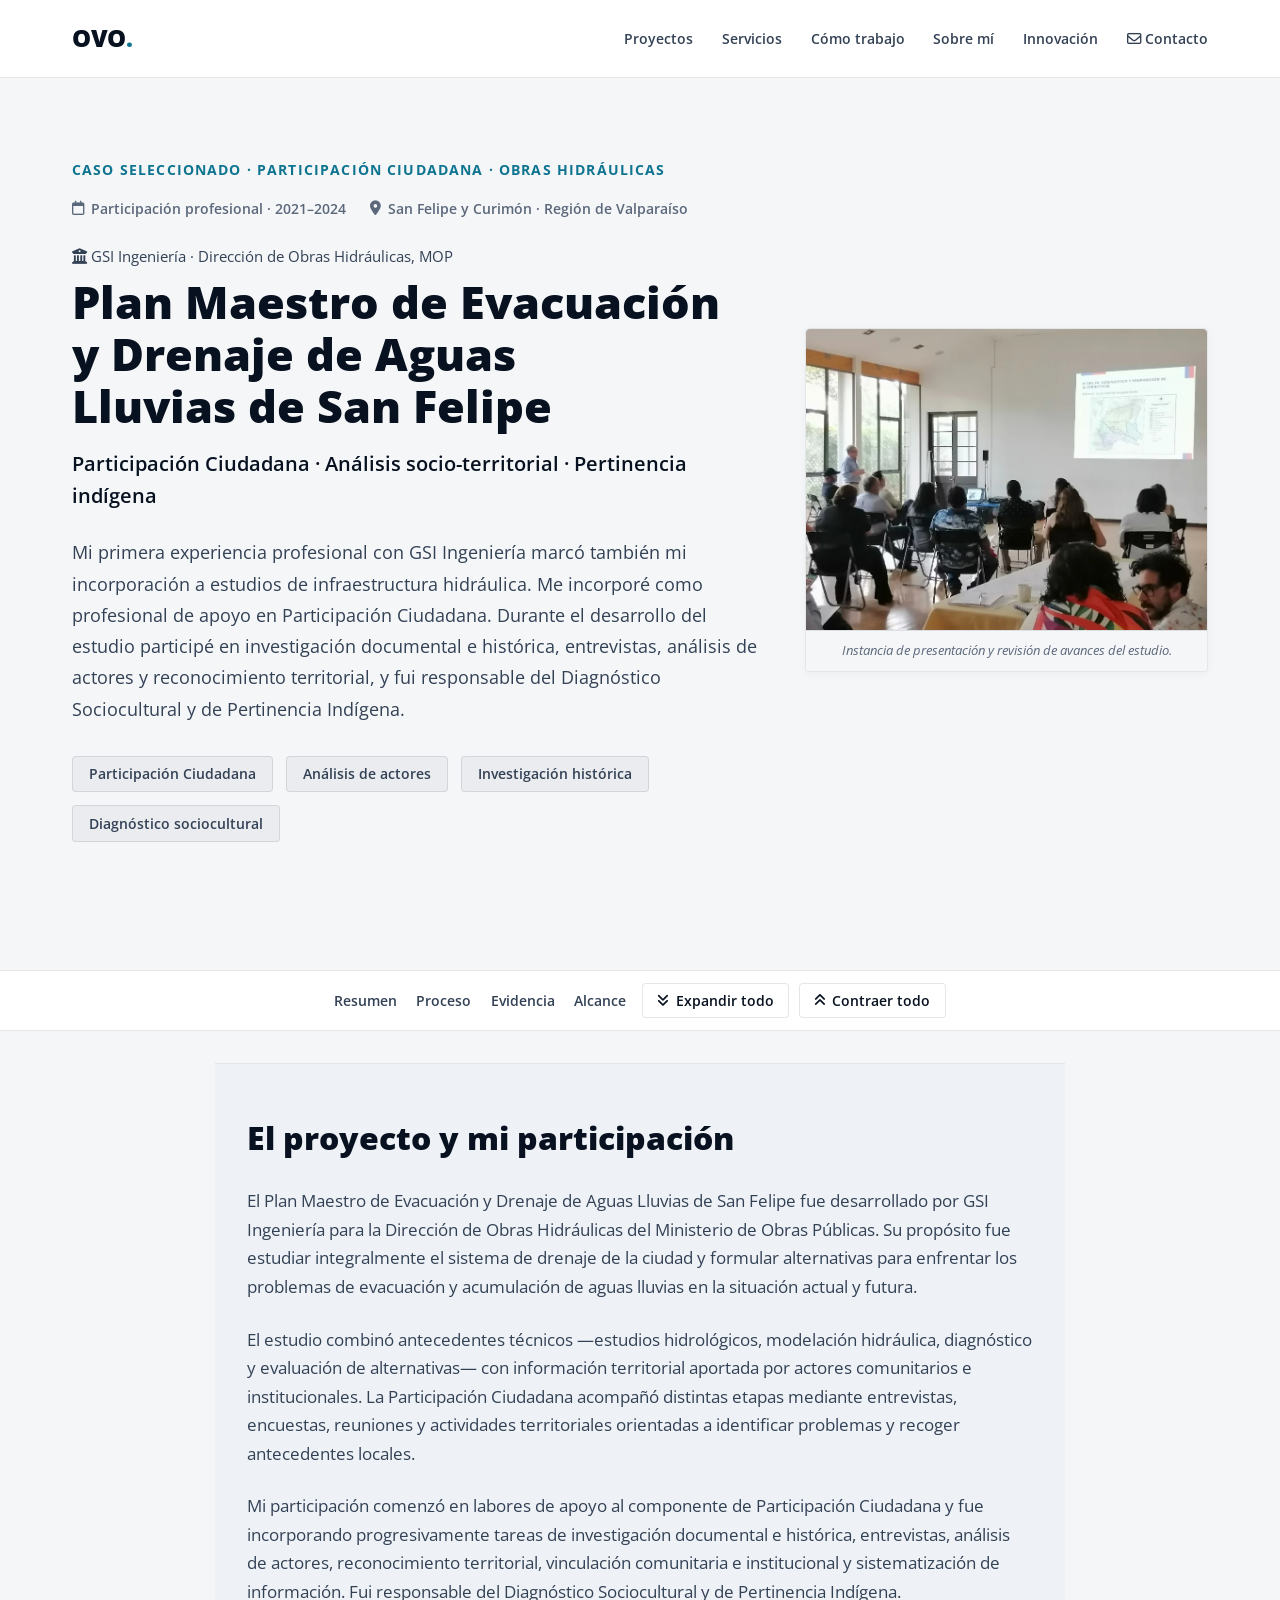
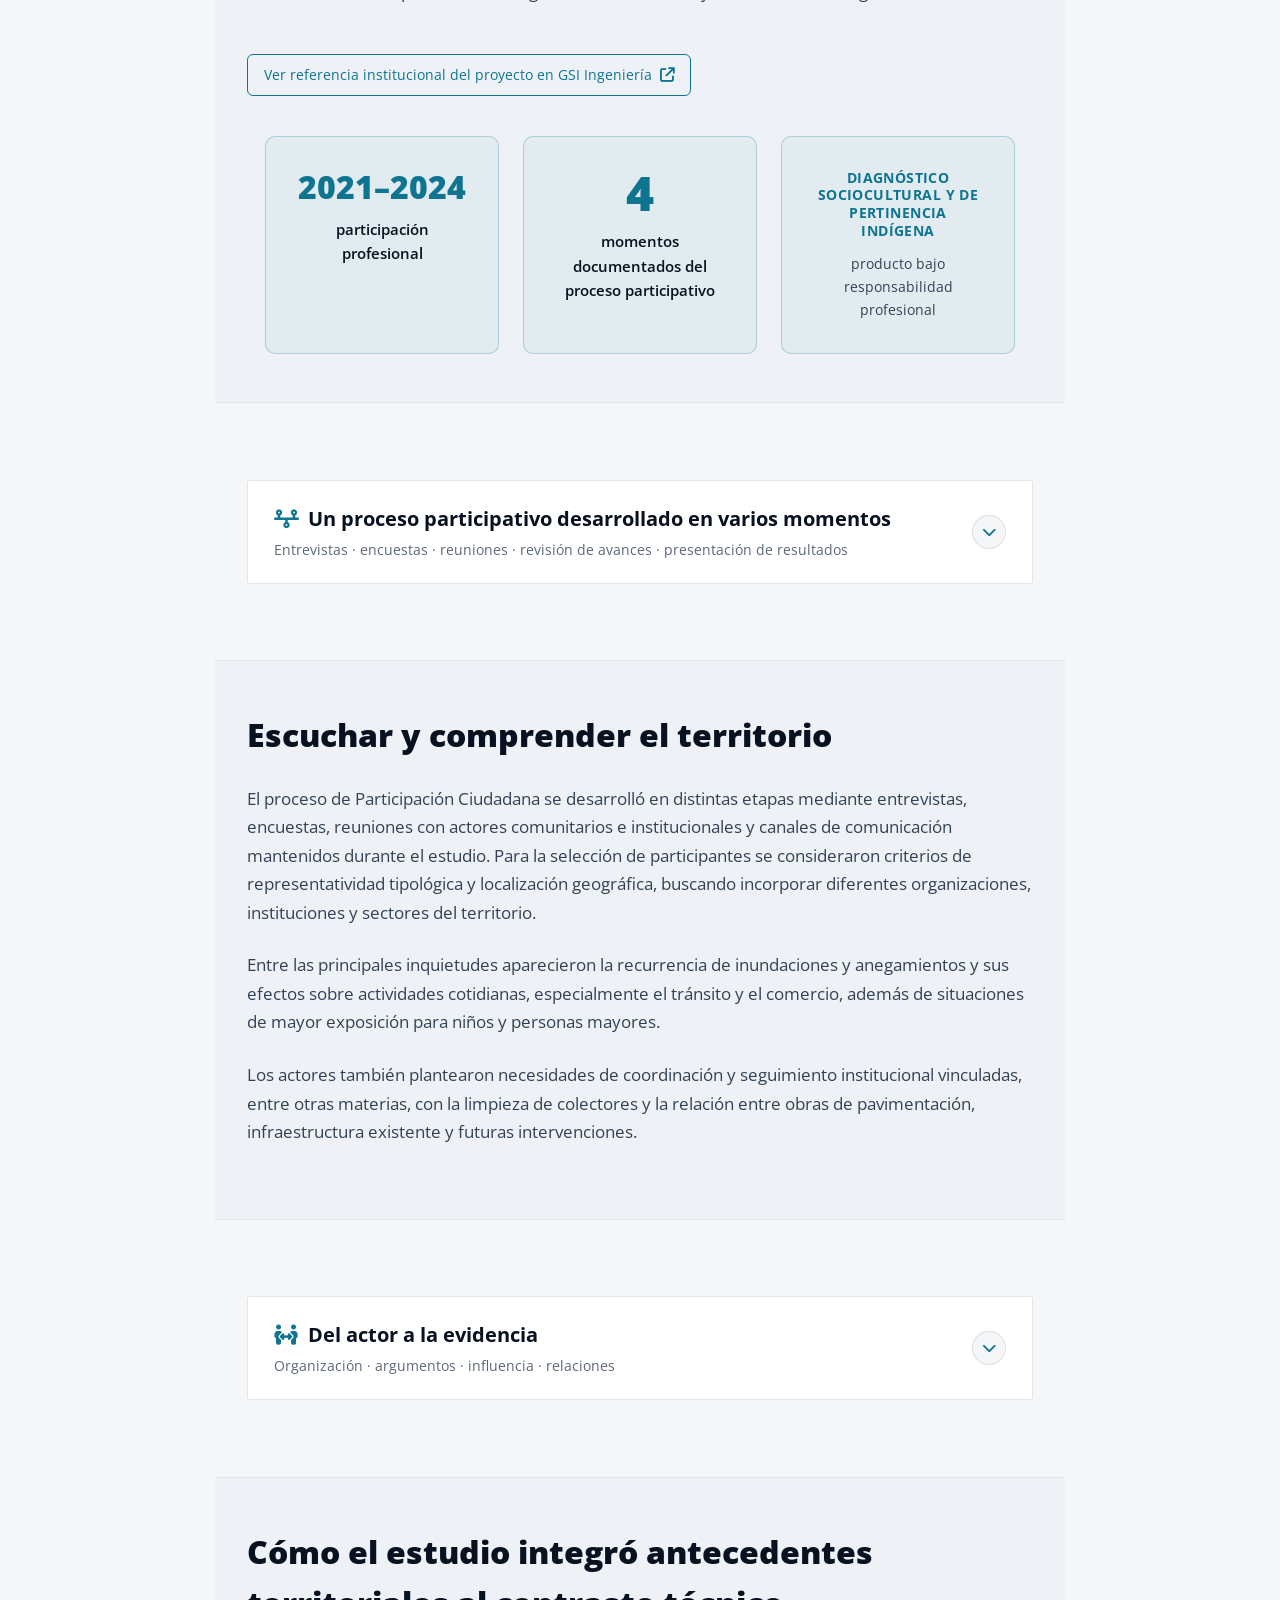
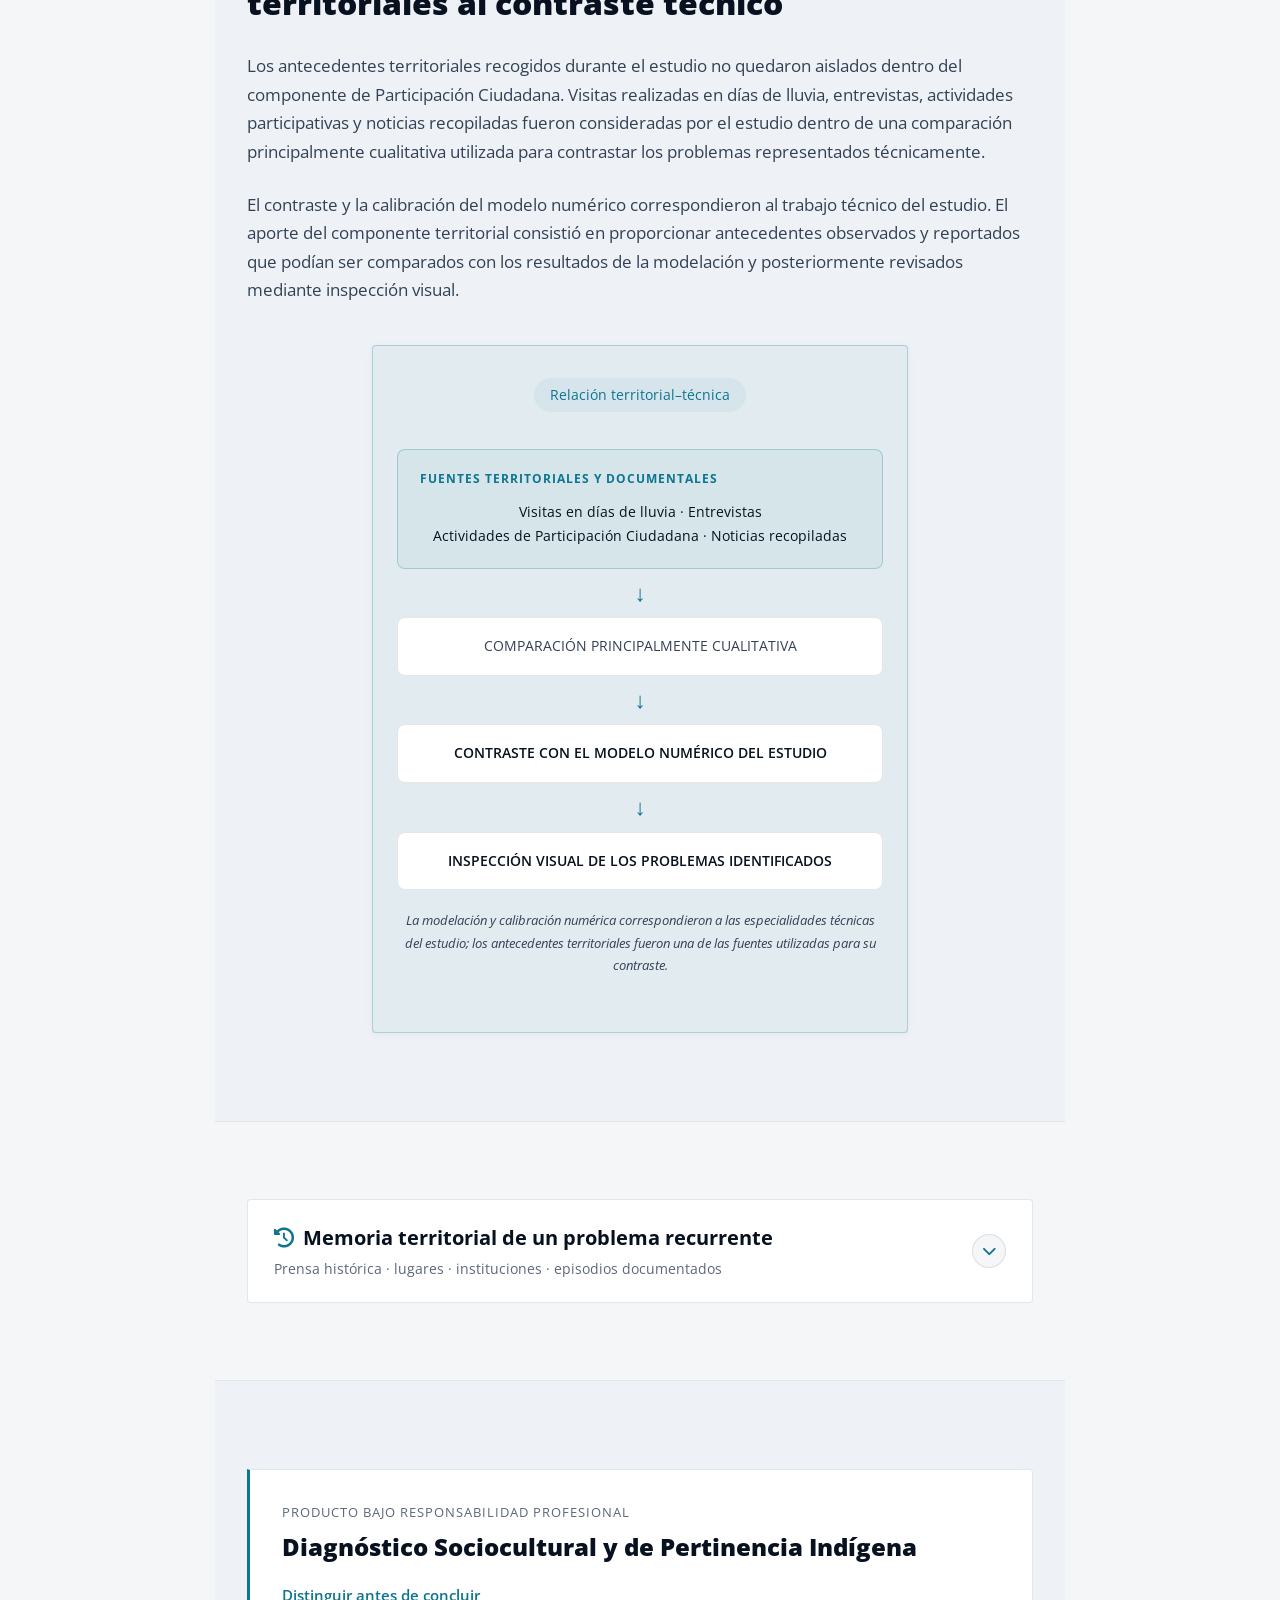
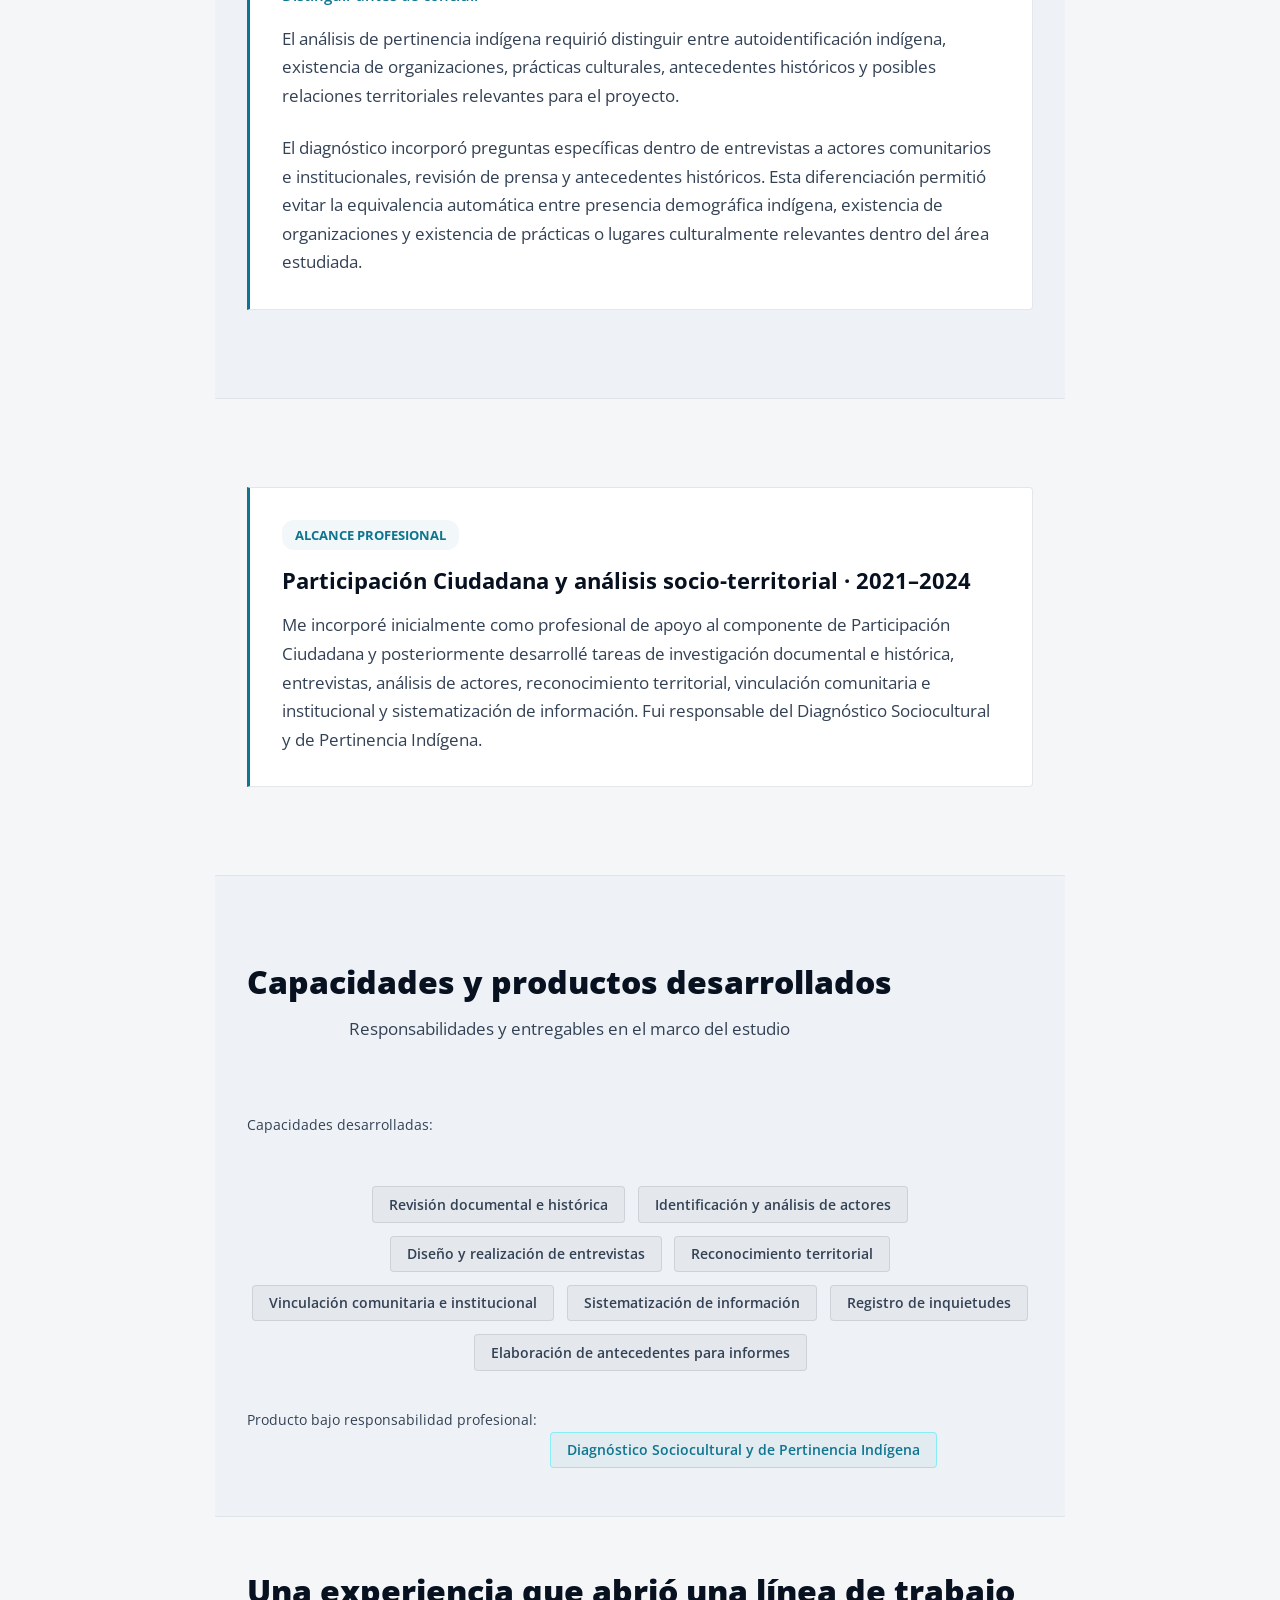
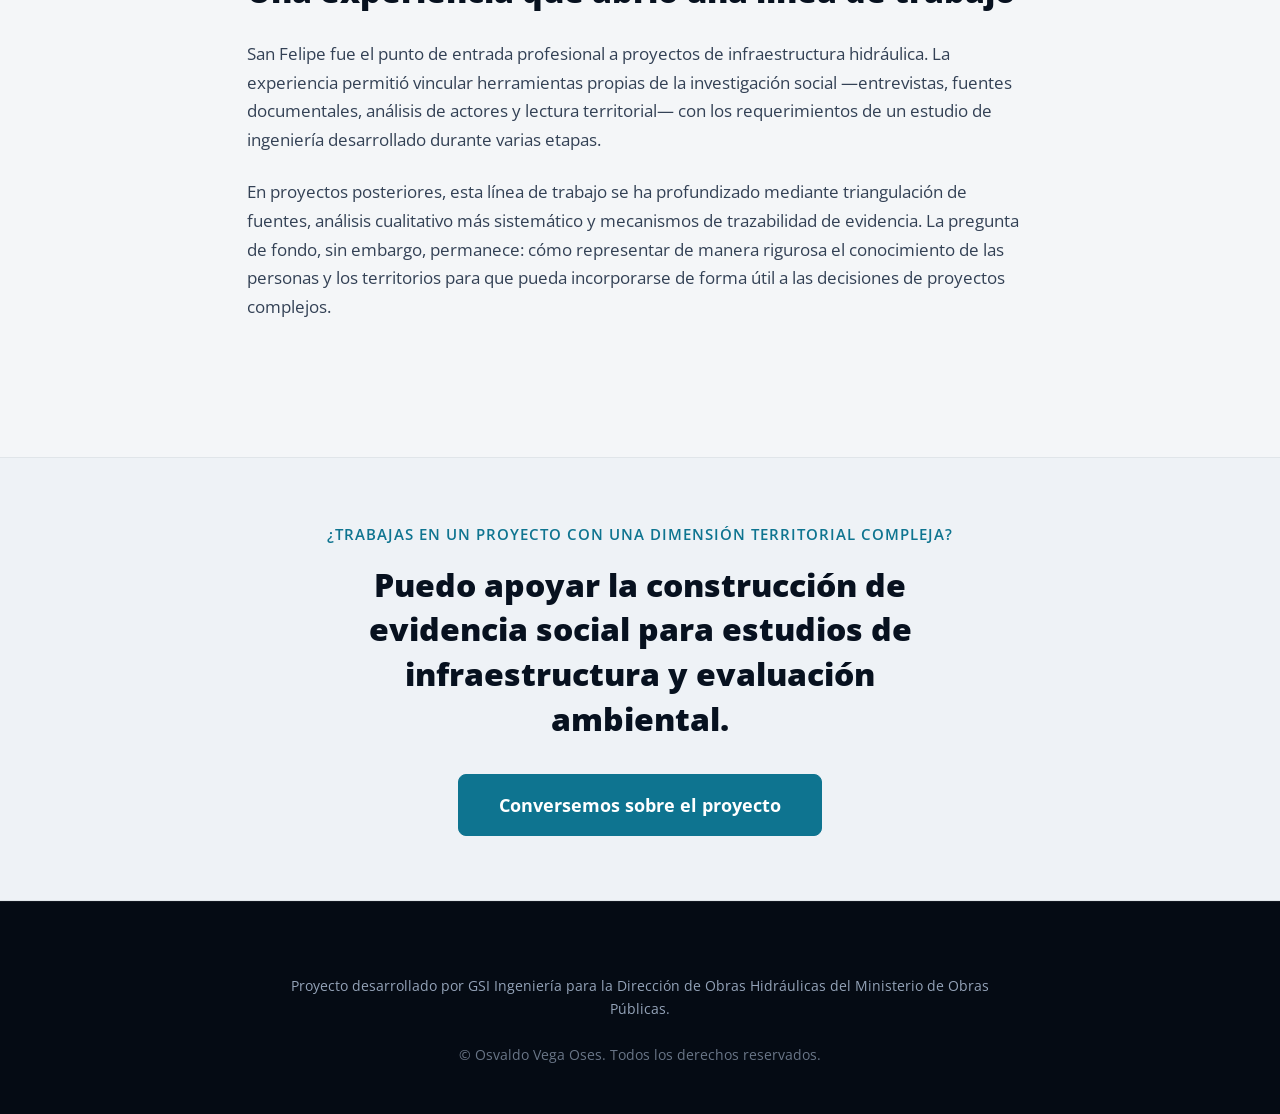
<file: proyectos/plan-maestro-san-felipe-v2.html>
<!DOCTYPE html>
<html lang="es">
<head>
    <meta charset="UTF-8">
    <script src="../contact-tracking.js" defer></script>
    <script src="../openai-conversions.js" defer></script>

    <!-- Google Tag Manager -->
    <script>(function(w,d,s,l,i){w[l]=w[l]||[];w[l].push({'gtm.start':
    new Date().getTime(),event:'gtm.js'});var f=d.getElementsByTagName(s)[0],
    j=d.createElement(s),dl=l!='dataLayer'?'&l='+l:'';j.async=true;j.src=
    'https://www.googletagmanager.com/gtm.js?id='+i+dl;f.parentNode.insertBefore(j,f);
    })(window,document,'script','dataLayer','GTM-NN64BQC5');</script>
    <!-- End Google Tag Manager -->

    <!-- Microsoft Clarity -->
    <script type="text/javascript">
        (function(c,l,a,r,i,t,y){
            c[a]=c[a]||function(){(c[a].q=c[a].q||[]).push(arguments)};
            t=l.createElement(r);t.async=1;t.src="https://www.clarity.ms/tag/"+i;
            y=l.getElementsByTagName(r)[0];y.parentNode.insertBefore(t,y);
        })(window, document, "clarity", "script", "ypzia0e866");
    </script>
    <!-- End Microsoft Clarity -->

    <meta name="viewport" content="width=device-width, initial-scale=1.0">
    <title>Plan Maestro San Felipe: PAC | Osvaldo Vega Oses</title>
    <meta name="description" content="Caso profesional de Osvaldo Vega Oses en el Plan Maestro de Evacuación y Drenaje de Aguas Lluvias de San Felipe: participación ciudadana, análisis de actores, entrevistas, investigación territorial y diagnóstico de pertinencia indígena.">

    <meta property="og:type" content="article">
    <meta property="og:title" content="Plan Maestro San Felipe | Caso profesional">
    <meta property="og:description" content="Participación ciudadana longitudinal, análisis socio-territorial y evidencia aplicada a un estudio de infraestructura hidráulica en San Felipe y Curimón.">

    <link rel="preconnect" href="https://fonts.googleapis.com">
    <link rel="preconnect" href="https://fonts.gstatic.com" crossorigin>
    <link href="https://fonts.googleapis.com/css2?family=Open+Sans:wght@300;400;600;700;800&display=swap" rel="stylesheet">
    <link rel="stylesheet" href="../style.css">
    <link rel="stylesheet" href="https://cdnjs.cloudflare.com/ajax/libs/font-awesome/6.4.0/css/all.min.css">

    <!-- SEO técnico -->
    <!-- Versión: V2 Experimental (Publicación Paralela OVO) -->
    <meta name="version" content="v2-experimental">

    <meta name="robots" content="noindex, follow">
    <link rel="canonical" href="https://osvaldovega.cl/proyectos/plan-maestro-san-felipe.html">

    <meta property="og:site_name" content="Osvaldo Vega Oses">
    <meta property="og:locale" content="es_CL">
    <meta property="og:url" content="https://osvaldovega.cl/proyectos/plan-maestro-san-felipe-v2.html">

    <meta name="twitter:card" content="summary_large_image">
    <meta name="twitter:title" content="Plan Maestro San Felipe | Caso profesional">
    <meta name="twitter:description" content="Participación ciudadana longitudinal, análisis socio-territorial y evidencia aplicada a un estudio de infraestructura hidráulica en San Felipe y Curimón.">


    <!-- Imagen social -->
    <meta property="og:image" content="https://osvaldovega.cl/assets/seo/osvaldo-vega-og.jpg">
    <meta property="og:image:width" content="1200">
    <meta property="og:image:height" content="630">
    <meta property="og:image:alt" content="Osvaldo Vega Oses — Sociólogo, Medio Humano y Participación Ciudadana">
    <meta name="twitter:image" content="https://osvaldovega.cl/assets/seo/osvaldo-vega-og.jpg">
    <meta name="twitter:image:alt" content="Osvaldo Vega Oses — Sociólogo, Medio Humano y Participación Ciudadana">

</head>
<body>

    <!-- Google Tag Manager (noscript) -->
    <noscript><iframe src="https://www.googletagmanager.com/ns.html?id=GTM-NN64BQC5"
    height="0" width="0" style="display:none;visibility:hidden"></iframe></noscript>
    <!-- End Google Tag Manager (noscript) -->

    <header id="header">
        <div class="container">
            <nav aria-label="Navegación principal">
                <a href="../index2.html#inicio" class="logo" aria-label="Ir al inicio">OVO<span class="text-gradient">.</span></a>
                <button class="nav-toggle" id="nav-toggle" aria-label="Abrir menú de navegación" aria-expanded="false">
                    <i class="fa-solid fa-bars"></i>
                </button>
                <ul class="nav-links" id="nav-links">
                    <li><a href="../index2.html#proyectos">Proyectos</a></li>
                    <li><a href="../index2.html#que-hago">Servicios</a></li>
                    <li><a href="../index2.html#metodologia">Cómo trabajo</a></li>
                    <li><a href="../index2.html#sobre-mi">Sobre mí</a></li>
                    <li><a href="../index2.html#innovacion">Innovación</a></li>
                    <li><a href="../index2.html#contacto"><i class="fa-regular fa-envelope" aria-hidden="true"></i> Contacto</a></li>
                </ul>
            </nav>
        </div>
    </header>

    <main class="case-study">

        <!-- Hero Section con fotografía en grid 2 columnas -->
        <section class="case-hero">
            <div class="container">
                <div class="case-hero-grid case-hero-grid--san-felipe">
                    <div class="case-hero-content">
                        <span class="case-kicker">CASO SELECCIONADO · PARTICIPACIÓN CIUDADANA · OBRAS HIDRÁULICAS</span>

                        <div class="case-meta">
                            <span><i class="fa-regular fa-calendar"></i> Participación profesional · 2021–2024</span>
                            <span><i class="fa-solid fa-location-dot"></i> San Felipe y Curimón · Región de Valparaíso</span>
                        </div>

                        <span style="display: block; color: var(--text-secondary); font-size: 0.95rem; margin-top: 0.8rem; margin-bottom: 0.5rem;"><i class="fa-solid fa-building-columns"></i> GSI Ingeniería · Dirección de Obras Hidráulicas, MOP</span>

                        <h1 style="margin-top: 0.5rem; max-width: 1100px; text-wrap: balance;">Plan Maestro de Evacuación y Drenaje de Aguas Lluvias de San Felipe</h1>
                        <p style="color: #ffffff; font-size: 1.25rem; font-weight: 600; margin-top: 1rem;">Participación Ciudadana · Análisis socio-territorial · Pertinencia indígena</p>

                        <p class="case-lead">Mi primera experiencia profesional con GSI Ingeniería marcó también mi incorporación a estudios de infraestructura hidráulica. Me incorporé como profesional de apoyo en Participación Ciudadana. Durante el desarrollo del estudio participé en investigación documental e histórica, entrevistas, análisis de actores y reconocimiento territorial, y fui responsable del Diagnóstico Sociocultural y de Pertinencia Indígena.</p>

                        <div class="case-tags">
                            <span class="tag-item">Participación Ciudadana</span>
                            <span class="tag-item">Análisis de actores</span>
                            <span class="tag-item">Investigación histórica</span>
                            <span class="tag-item">Diagnóstico sociocultural</span>
                        </div>
                    </div>

                    <div class="case-hero-media">
                        <img src="../Fotos_proyectos/webp/san-felipe/presentacion-avances-1.webp"
                             alt="Presentación de avances del Plan Maestro de aguas lluvias ante participantes del proceso."
                             class="case-hero-img">
                        <div class="case-hero-caption">Instancia de presentación y revisión de avances del estudio.</div>
                    </div>
                </div>
            </div>
        </section>

        <!-- Barra de Navegación Interna -->
        <nav class="case-nav-bar" aria-label="Navegación interna del caso">
            <div class="container case-nav-container">
                <ul class="case-nav-links">
                    <li><a href="#resumen">Resumen</a></li>
                    <li><a href="#proceso">Proceso</a></li>
                    <li><a href="#evidencia">Evidencia</a></li>
                    <li><a href="#alcance">Alcance</a></li>
                </ul>
                <div class="case-nav-controls">
                    <button id="btn-expand-all" class="btn-case-control" type="button" aria-label="Expandir todos los acordeones del caso">
                        <i class="fa-solid fa-angles-down"></i> Expandir todo
                    </button>
                    <button id="btn-collapse-all" class="btn-case-control" type="button" aria-label="Contraer todos los acordeones del caso">
                        <i class="fa-solid fa-angles-up"></i> Contraer todo
                    </button>
                </div>
            </div>
        </nav>

        <!-- EL PROYECTO Y MI PARTICIPACIÓN — SIEMPRE VISIBLE -->
        <section id="resumen" class="case-section section-alt">
            <div class="container" style="max-width: 850px; margin: 0 auto;">
                <h2>El proyecto y mi participación</h2>
                <p>El Plan Maestro de Evacuación y Drenaje de Aguas Lluvias de San Felipe fue desarrollado por GSI Ingeniería para la Dirección de Obras Hidráulicas del Ministerio de Obras Públicas. Su propósito fue estudiar integralmente el sistema de drenaje de la ciudad y formular alternativas para enfrentar los problemas de evacuación y acumulación de aguas lluvias en la situación actual y futura.</p>
                <p>El estudio combinó antecedentes técnicos —estudios hidrológicos, modelación hidráulica, diagnóstico y evaluación de alternativas— con información territorial aportada por actores comunitarios e institucionales. La Participación Ciudadana acompañó distintas etapas mediante entrevistas, encuestas, reuniones y actividades territoriales orientadas a identificar problemas y recoger antecedentes locales.</p>
                <p>Mi participación comenzó en labores de apoyo al componente de Participación Ciudadana y fue incorporando progresivamente tareas de investigación documental e histórica, entrevistas, análisis de actores, reconocimiento territorial, vinculación comunitaria e institucional y sistematización de información. Fui responsable del Diagnóstico Sociocultural y de Pertinencia Indígena.</p>

                <a href="https://gsi.cl/not30.html" target="_blank" rel="noopener noreferrer" class="case-reference">
                    Ver referencia institucional del proyecto en GSI Ingeniería <i class="fa-solid fa-arrow-up-right-from-square"></i>
                </a>
            </div>

            <!-- Indicadores Principales — SIEMPRE VISIBLES -->
            <div class="container" style="margin-top: 2.5rem;">
                <div style="display: grid; grid-template-columns: repeat(auto-fit, minmax(200px, 1fr)); gap: 1.5rem; max-width: 750px; margin: 0 auto;">
                    <div style="background: rgba(0, 240, 255, 0.05); border: 1px solid rgba(0, 240, 255, 0.2); border-radius: 10px; padding: 2rem; text-align: center;">
                        <div style="font-size: 2rem; font-weight: 800; color: var(--accent-cyan); line-height: 1.1;">2021–2024</div>
                        <div style="font-size: 0.95rem; color: #fff; margin-top: 0.8rem; font-weight: 600;">participación profesional</div>
                    </div>

                    <div style="background: rgba(0, 240, 255, 0.05); border: 1px solid rgba(0, 240, 255, 0.2); border-radius: 10px; padding: 2rem; text-align: center;">
                        <div style="font-size: 3rem; font-weight: 800; color: var(--accent-cyan); line-height: 1;">4</div>
                        <div style="font-size: 0.95rem; color: #fff; margin-top: 0.8rem; font-weight: 600;">momentos documentados del proceso participativo</div>
                    </div>

                    <div style="background: rgba(0, 240, 255, 0.05); border: 1px solid rgba(0, 240, 255, 0.2); border-radius: 10px; padding: 2rem; text-align: center;">
                        <div style="font-size: 0.85rem; font-weight: 700; color: var(--accent-cyan); line-height: 1.3; text-transform: uppercase; letter-spacing: 0.03em;">Diagnóstico Sociocultural y de Pertinencia Indígena</div>
                        <div style="font-size: 0.9rem; color: var(--text-secondary); margin-top: 0.8rem;">producto bajo responsabilidad profesional</div>
                    </div>
                </div>
            </div>
        </section>

        <!-- ACORDEÓN 1 — Un proceso participativo desarrollado en varios momentos -->
        <section id="proceso" class="case-section">
            <div class="container" style="max-width: 850px; margin: 0 auto;">
                <details class="case-accordion">
                    <summary class="case-accordion-summary">
                        <span class="case-accordion-summary-header">
                            <span class="case-accordion-title"><i class="fa-solid fa-timeline"></i> Un proceso participativo desarrollado en varios momentos</span>
                            <span class="case-accordion-hint">Entrevistas · encuestas · reuniones · revisión de avances · presentación de resultados</span>
                        </span>
                        <span class="accordion-icon-badge" aria-hidden="true">
                            <i class="fa-solid fa-chevron-down"></i>
                        </span>
                    </summary>
                    <div class="case-accordion-content">
                        <p>La Participación Ciudadana del Plan Maestro no consistió en una única actividad. El proceso incluyó distintos tipos de instancias desarrolladas a lo largo de varios años, con participantes comunitarios e institucionales en distintos momentos del proceso.</p>

                        <!-- Timeline vertical responsive -->
                        <div style="display: flex; flex-direction: column; gap: 0; max-width: 700px; margin: 2rem auto;">

                            <div style="display: grid; grid-template-columns: 90px 1fr; gap: 1.2rem; align-items: start;">
                                <div style="text-align: right; padding-top: 0.2rem;">
                                    <div style="font-weight: 800; color: var(--accent-cyan); font-size: 1.05rem; font-family: 'Open Sans', sans-serif;">2021</div>
                                </div>
                                <div style="border-left: 2px solid rgba(0,240,255,0.3); padding-left: 1.2rem; padding-bottom: 1.8rem; position: relative;">
                                    <div style="width: 10px; height: 10px; border-radius: 50%; background: var(--accent-cyan); position: absolute; left: -6px; top: 4px; box-shadow: 0 0 8px var(--accent-cyan);"></div>
                                    <div style="font-weight: 700; color: #fff; margin-bottom: 0.5rem;">Levantamiento inicial</div>
                                    <ul style="list-style: none; padding: 0; margin: 0; display: flex; flex-direction: column; gap: 0.3rem;">
                                        <li style="font-size: 0.9rem; color: var(--text-secondary); padding-left: 1rem; position: relative;"><span style="position: absolute; left: 0; color: var(--text-muted);">–</span> Reunión inicial</li>
                                        <li style="font-size: 0.9rem; color: var(--text-secondary); padding-left: 1rem; position: relative;"><span style="position: absolute; left: 0; color: var(--text-muted);">–</span> 13 entrevistas</li>
                                        <li style="font-size: 0.9rem; color: var(--text-secondary); padding-left: 1rem; position: relative;"><span style="position: absolute; left: 0; color: var(--text-muted);">–</span> Prensa histórica</li>
                                        <li style="font-size: 0.9rem; color: var(--text-secondary); padding-left: 1rem; position: relative;"><span style="position: absolute; left: 0; color: var(--text-muted);">–</span> Diagnóstico preliminar</li>
                                    </ul>
                                </div>
                            </div>

                            <div style="display: grid; grid-template-columns: 90px 1fr; gap: 1.2rem; align-items: start;">
                                <div style="text-align: right; padding-top: 0.2rem;">
                                    <div style="font-weight: 800; color: var(--accent-cyan); font-size: 1.05rem; font-family: 'Open Sans', sans-serif; white-space: nowrap;">2021–2022</div>
                                </div>
                                <div style="border-left: 2px solid rgba(0,240,255,0.3); padding-left: 1.2rem; padding-bottom: 1.8rem; position: relative;">
                                    <div style="width: 10px; height: 10px; border-radius: 50%; background: var(--accent-cyan); position: absolute; left: -6px; top: 4px; box-shadow: 0 0 8px var(--accent-cyan);"></div>
                                    <div style="font-weight: 700; color: #fff; margin-bottom: 0.5rem;">Ampliación del proceso</div>
                                    <ul style="list-style: none; padding: 0; margin: 0; display: flex; flex-direction: column; gap: 0.3rem;">
                                        <li style="font-size: 0.9rem; color: var(--text-secondary); padding-left: 1rem; position: relative;"><span style="position: absolute; left: 0; color: var(--text-muted);">–</span> 26 entrevistas</li>
                                        <li style="font-size: 0.9rem; color: var(--text-secondary); padding-left: 1rem; position: relative;"><span style="position: absolute; left: 0; color: var(--text-muted);">–</span> 15 encuestas</li>
                                        <li style="font-size: 0.9rem; color: var(--text-secondary); padding-left: 1rem; position: relative;"><span style="position: absolute; left: 0; color: var(--text-muted);">–</span> Reuniones comunitarias e institucionales</li>
                                    </ul>
                                </div>
                            </div>

                            <div style="display: grid; grid-template-columns: 90px 1fr; gap: 1.2rem; align-items: start;">
                                <div style="text-align: right; padding-top: 0.2rem;">
                                    <div style="font-weight: 800; color: var(--accent-cyan); font-size: 1.05rem; font-family: 'Open Sans', sans-serif;">2022</div>
                                </div>
                                <div style="border-left: 2px solid rgba(0,240,255,0.3); padding-left: 1.2rem; padding-bottom: 1.8rem; position: relative;">
                                    <div style="width: 10px; height: 10px; border-radius: 50%; background: var(--accent-cyan); position: absolute; left: -6px; top: 4px; box-shadow: 0 0 8px var(--accent-cyan);"></div>
                                    <div style="font-weight: 700; color: #fff; margin-bottom: 0.5rem;">Revisión de avances</div>
                                    <ul style="list-style: none; padding: 0; margin: 0; display: flex; flex-direction: column; gap: 0.3rem;">
                                        <li style="font-size: 0.9rem; color: var(--text-secondary); padding-left: 1rem; position: relative;"><span style="position: absolute; left: 0; color: var(--text-muted);">–</span> 16 participantes institucionales</li>
                                        <li style="font-size: 0.9rem; color: var(--text-secondary); padding-left: 1rem; position: relative;"><span style="position: absolute; left: 0; color: var(--text-muted);">–</span> 34 participantes comunitarios</li>
                                        <li style="font-size: 0.9rem; color: var(--text-secondary); padding-left: 1rem; position: relative;"><span style="position: absolute; left: 0; color: var(--text-muted);">–</span> 22 encuestas</li>
                                    </ul>
                                </div>
                            </div>

                            <div style="display: grid; grid-template-columns: 90px 1fr; gap: 1.2rem; align-items: start;">
                                <div style="text-align: right; padding-top: 0.2rem;">
                                    <div style="font-weight: 800; color: var(--accent-cyan); font-size: 1.05rem; font-family: 'Open Sans', sans-serif;">2024</div>
                                </div>
                                <div style="border-left: 2px solid rgba(0,240,255,0.15); padding-left: 1.2rem; position: relative;">
                                    <div style="width: 10px; height: 10px; border-radius: 50%; background: var(--accent-cyan); position: absolute; left: -6px; top: 4px; box-shadow: 0 0 8px var(--accent-cyan);"></div>
                                    <div style="font-weight: 700; color: #fff; margin-bottom: 0.5rem;">Presentación de resultados</div>
                                    <ul style="list-style: none; padding: 0; margin: 0; display: flex; flex-direction: column; gap: 0.3rem;">
                                        <li style="font-size: 0.9rem; color: var(--text-secondary); padding-left: 1rem; position: relative;"><span style="position: absolute; left: 0; color: var(--text-muted);">–</span> 37 participantes comunitarios</li>
                                        <li style="font-size: 0.9rem; color: var(--text-secondary); padding-left: 1rem; position: relative;"><span style="position: absolute; left: 0; color: var(--text-muted);">–</span> 9 participantes institucionales</li>
                                    </ul>
                                </div>
                            </div>
                        </div>

                        <p style="color: var(--text-secondary); font-size: 0.85rem; font-style: italic; margin-top: 1rem; max-width: 650px; margin-left: auto; margin-right: auto; text-align: center;">Las cifras corresponden a distintos momentos del proceso y se presentan según los registros disponibles para cada uno; no deben interpretarse automáticamente como totales acumulativos.</p>

                        <!-- Fotografías del proceso -->
                        <div class="case-photos-grid" style="margin-top: 2rem;">
                            <figure class="case-photo-container" style="margin: 0;">
                                <img src="../Fotos_proyectos/webp/san-felipe/presentacion-avances.webp"
                                     alt="Actividad de revisión de avances del Plan Maestro con participantes del proceso."
                                     class="case-photo-img">
                                <figcaption class="case-photo-caption">Instancia de presentación de avances con actores del proceso.</figcaption>
                            </figure>

                            <figure class="case-photo-container" style="margin: 0;">
                                <img src="../Fotos_proyectos/webp/san-felipe/afiche-pac-pm-san-felipe.webp"
                                     alt="Afiche de convocatoria utilizado durante una de las instancias del proceso participativo."
                                     class="case-photo-img case-photo-img--document">
                                <figcaption class="case-photo-caption">Afiche de convocatoria utilizado durante el proceso participativo.</figcaption>
                            </figure>
                        </div>
                    </div>
                </details>
            </div>
        </section>

        <!-- ESCUCHAR Y COMPRENDER EL TERRITORIO — SIEMPRE VISIBLE -->
        <section class="case-section section-alt">
            <div class="container" style="max-width: 850px; margin: 0 auto;">
                <h2>Escuchar y comprender el territorio</h2>
                <p>El proceso de Participación Ciudadana se desarrolló en distintas etapas mediante entrevistas, encuestas, reuniones con actores comunitarios e institucionales y canales de comunicación mantenidos durante el estudio. Para la selección de participantes se consideraron criterios de representatividad tipológica y localización geográfica, buscando incorporar diferentes organizaciones, instituciones y sectores del territorio.</p>
                <p>Entre las principales inquietudes aparecieron la recurrencia de inundaciones y anegamientos y sus efectos sobre actividades cotidianas, especialmente el tránsito y el comercio, además de situaciones de mayor exposición para niños y personas mayores.</p>
                <p>Los actores también plantearon necesidades de coordinación y seguimiento institucional vinculadas, entre otras materias, con la limpieza de colectores y la relación entre obras de pavimentación, infraestructura existente y futuras intervenciones.</p>
            </div>
        </section>

        <!-- ACORDEÓN 2 — Del actor a la evidencia -->
        <section id="evidencia" class="case-section">
            <div class="container" style="max-width: 850px; margin: 0 auto;">
                <details class="case-accordion">
                    <summary class="case-accordion-summary">
                        <span class="case-accordion-summary-header">
                            <span class="case-accordion-title"><i class="fa-solid fa-people-arrows"></i> Del actor a la evidencia</span>
                            <span class="case-accordion-hint">Organización · argumentos · influencia · relaciones</span>
                        </span>
                        <span class="accordion-icon-badge" aria-hidden="true">
                            <i class="fa-solid fa-chevron-down"></i>
                        </span>
                    </summary>
                    <div class="case-accordion-content">
                        <p>El análisis no se limitó a identificar organizaciones. Las matrices registraron la posición frente al estudio, argumentos explícitos e implícitos, grado de influencia y relaciones con otros actores. Esta estructura permitió ordenar información sobre vínculos institucionales y comunitarios, capacidades de articulación, expectativas y posibles ámbitos de coordinación o conflicto.</p>

                        <div class="actor-analysis" style="margin-top: 1.5rem;">
                            <div class="actor-card">
                                <div class="step-num">01</div>
                                <h4>Quién</h4>
                                <p>Organización, institución y función territorial.</p>
                            </div>
                            <div class="actor-card">
                                <div class="step-num">02</div>
                                <h4>Qué plantea</h4>
                                <p>Argumentos explícitos y elementos interpretativos.</p>
                            </div>
                            <div class="actor-card">
                                <div class="step-num">03</div>
                                <h4>Qué capacidad tiene</h4>
                                <p>Influencia respecto del estudio y del territorio.</p>
                            </div>
                            <div class="actor-card">
                                <div class="step-num">04</div>
                                <h4>Con quién se relaciona</h4>
                                <p>Vínculos, coordinación, alianzas y controversias.</p>
                            </div>
                        </div>

                        <figure class="case-photo-container" style="margin-top: 2rem;">
                            <img src="../Fotos_proyectos/webp/san-felipe/trabajo-grupal-1.webp"
                                 alt="Trabajo grupal durante una instancia participativa del estudio."
                                 class="case-photo-img">
                            <figcaption class="case-photo-caption">Trabajo grupal durante una instancia participativa del estudio.</figcaption>
                        </figure>
                    </div>
                </details>
            </div>
        </section>

        <!-- INTEGRACIÓN CON ANÁLISIS TÉCNICO — SIEMPRE VISIBLE -->
        <section class="case-section section-alt">
            <div class="container" style="max-width: 850px; margin: 0 auto;">
                <h2>Cómo el estudio integró antecedentes territoriales al contraste técnico</h2>
                <p>Los antecedentes territoriales recogidos durante el estudio no quedaron aislados dentro del componente de Participación Ciudadana. Visitas realizadas en días de lluvia, entrevistas, actividades participativas y noticias recopiladas fueron consideradas por el estudio dentro de una comparación principalmente cualitativa utilizada para contrastar los problemas representados técnicamente.</p>
                <p>El contraste y la calibración del modelo numérico correspondieron al trabajo técnico del estudio. El aporte del componente territorial consistió en proporcionar antecedentes observados y reportados que podían ser comparados con los resultados de la modelación y posteriormente revisados mediante inspección visual.</p>
            </div>

            <div class="container" style="max-width: 600px; margin: 2rem auto 0 auto;">
                <div class="case-figure" style="background: rgba(0,240,255,0.02); border: 1px solid rgba(0,240,255,0.15); padding: 2rem 1.5rem;">
                    <div style="text-align: center; margin-bottom: 1.5rem;">
                        <span class="tag-item" style="background: rgba(0,240,255,0.1); color: var(--accent-cyan); padding: 0.4rem 1rem; border-radius: 20px; font-size: 0.85rem; display: inline-block; margin-bottom: 0.8rem;">Relación territorial–técnica</span>
                    </div>

                    <div style="display: flex; flex-direction: column; align-items: center; gap: 0;">
                        <div style="width: 100%; border: 1px solid rgba(0,240,255,0.25); border-radius: 8px; padding: 1.2rem 1.4rem; background: rgba(0,240,255,0.05);">
                            <div style="font-size: 0.75rem; text-transform: uppercase; letter-spacing: 1px; color: var(--accent-cyan); margin-bottom: 0.7rem; font-weight: 700;">FUENTES TERRITORIALES Y DOCUMENTALES</div>
                            <p style="color: var(--text-primary); font-size: 0.9rem; line-height: 1.7; margin: 0; text-align: center;">Visitas en días de lluvia · Entrevistas<br>Actividades de Participación Ciudadana · Noticias recopiladas</p>
                        </div>
                        <div style="color: var(--accent-cyan); font-size: 1.4rem; padding: 0.4rem 0;">↓</div>

                        <div style="width: 100%; border: 1px solid rgba(255,255,255,0.1); border-radius: 8px; padding: 1rem 1.4rem; background: rgba(0,0,0,0.2); text-align: center;">
                            <p style="color: var(--text-secondary); font-size: 0.9rem; margin: 0;">COMPARACIÓN PRINCIPALMENTE CUALITATIVA</p>
                        </div>
                        <div style="color: var(--accent-cyan); font-size: 1.4rem; padding: 0.4rem 0;">↓</div>

                        <div style="width: 100%; border: 1px solid rgba(255,255,255,0.15); border-radius: 8px; padding: 1rem 1.4rem; background: rgba(0,0,0,0.2); text-align: center;">
                            <p style="color: var(--text-primary); font-weight: 600; font-size: 0.9rem; margin: 0;">CONTRASTE CON EL MODELO NUMÉRICO DEL ESTUDIO</p>
                        </div>
                        <div style="color: var(--accent-cyan); font-size: 1.4rem; padding: 0.4rem 0;">↓</div>

                        <div style="width: 100%; border: 1px solid rgba(255,255,255,0.15); border-radius: 8px; padding: 1rem 1.4rem; background: rgba(0,0,0,0.2); text-align: center;">
                            <p style="color: var(--text-primary); font-weight: 600; font-size: 0.9rem; margin: 0;">INSPECCIÓN VISUAL DE LOS PROBLEMAS IDENTIFICADOS</p>
                        </div>
                    </div>

                    <p style="text-align: center; color: var(--text-secondary); margin-top: 1.2rem; font-size: 0.82rem; font-style: italic;">La modelación y calibración numérica correspondieron a las especialidades técnicas del estudio; los antecedentes territoriales fueron una de las fuentes utilizadas para su contraste.</p>
                </div>
            </div>
        </section>

        <!-- ACORDEÓN 3 — Memoria territorial de un problema recurrente -->
        <section class="case-section">
            <div class="container" style="max-width: 850px; margin: 0 auto;">
                <details class="case-accordion">
                    <summary class="case-accordion-summary">
                        <span class="case-accordion-summary-header">
                            <span class="case-accordion-title"><i class="fa-solid fa-clock-rotate-left"></i> Memoria territorial de un problema recurrente</span>
                            <span class="case-accordion-hint">Prensa histórica · lugares · instituciones · episodios documentados</span>
                        </span>
                        <span class="accordion-icon-badge" aria-hidden="true">
                            <i class="fa-solid fa-chevron-down"></i>
                        </span>
                    </summary>
                    <div class="case-accordion-content">
                        <p>La investigación documental e histórica permitió relacionar eventos de lluvia con lugares, instituciones y experiencias comunitarias antes de iniciar el análisis de alternativas. Los antecedentes fueron reunidos desde prensa y otras fuentes documentales.</p>

                        <!-- Timeline histórica vertical responsive -->
                        <div style="display: flex; flex-direction: column; gap: 0; max-width: 620px; margin: 2rem auto;">

                            <div style="display: grid; grid-template-columns: 90px 1fr; gap: 1.2rem; align-items: start;">
                                <div style="text-align: right; padding-top: 0.2rem;">
                                    <div style="font-weight: 800; color: var(--accent-cyan); font-size: 1.05rem; font-family: 'Open Sans', sans-serif;">1970</div>
                                </div>
                                <div style="border-left: 2px solid rgba(255,255,255,0.1); padding-left: 1.2rem; padding-bottom: 1.5rem; position: relative;">
                                    <div style="width: 8px; height: 8px; border-radius: 50%; background: rgba(255,255,255,0.3); position: absolute; left: -5px; top: 5px;"></div>
                                    <p style="color: var(--text-secondary); font-size: 0.9rem; margin: 0; line-height: 1.5;">Hospital San Camilo · Anegamiento</p>
                                </div>
                            </div>

                            <div style="display: grid; grid-template-columns: 90px 1fr; gap: 1.2rem; align-items: start;">
                                <div style="text-align: right; padding-top: 0.2rem;">
                                    <div style="font-weight: 800; color: var(--accent-cyan); font-size: 1.05rem; font-family: 'Open Sans', sans-serif;">1971</div>
                                </div>
                                <div style="border-left: 2px solid rgba(255,255,255,0.1); padding-left: 1.2rem; padding-bottom: 1.5rem; position: relative;">
                                    <div style="width: 8px; height: 8px; border-radius: 50%; background: rgba(255,255,255,0.3); position: absolute; left: -5px; top: 5px;"></div>
                                    <p style="color: var(--text-secondary); font-size: 0.9rem; margin: 0; line-height: 1.5;">Temporales · Daños en viviendas y agricultura</p>
                                </div>
                            </div>

                            <div style="display: grid; grid-template-columns: 90px 1fr; gap: 1.2rem; align-items: start;">
                                <div style="text-align: right; padding-top: 0.2rem;">
                                    <div style="font-weight: 800; color: var(--accent-cyan); font-size: 0.95rem; font-family: 'Open Sans', sans-serif; white-space: nowrap;">1977–1978</div>
                                </div>
                                <div style="border-left: 2px solid rgba(255,255,255,0.1); padding-left: 1.2rem; padding-bottom: 1.5rem; position: relative;">
                                    <div style="width: 8px; height: 8px; border-radius: 50%; background: rgba(255,255,255,0.3); position: absolute; left: -5px; top: 5px;"></div>
                                    <p style="color: var(--text-secondary); font-size: 0.9rem; margin: 0; line-height: 1.5;">Lluvias, desbordes y períodos de déficit hídrico</p>
                                </div>
                            </div>

                            <div style="display: grid; grid-template-columns: 90px 1fr; gap: 1.2rem; align-items: start;">
                                <div style="text-align: right; padding-top: 0.2rem;">
                                    <div style="font-weight: 800; color: var(--accent-cyan); font-size: 0.95rem; font-family: 'Open Sans', sans-serif; white-space: nowrap;">1999–2001</div>
                                </div>
                                <div style="border-left: 2px solid rgba(255,255,255,0.1); padding-left: 1.2rem; padding-bottom: 1.5rem; position: relative;">
                                    <div style="width: 8px; height: 8px; border-radius: 50%; background: rgba(255,255,255,0.3); position: absolute; left: -5px; top: 5px;"></div>
                                    <p style="color: var(--text-secondary); font-size: 0.9rem; margin: 0; line-height: 1.5;">Anegamientos y problemas urbanos</p>
                                </div>
                            </div>

                            <div style="display: grid; grid-template-columns: 90px 1fr; gap: 1.2rem; align-items: start;">
                                <div style="text-align: right; padding-top: 0.2rem;">
                                    <div style="font-weight: 800; color: var(--accent-cyan); font-size: 0.95rem; font-family: 'Open Sans', sans-serif; white-space: nowrap;">2012–2016</div>
                                </div>
                                <div style="border-left: 2px solid rgba(255,255,255,0.1); padding-left: 1.2rem; padding-bottom: 1.5rem; position: relative;">
                                    <div style="width: 8px; height: 8px; border-radius: 50%; background: rgba(255,255,255,0.3); position: absolute; left: -5px; top: 5px;"></div>
                                    <p style="color: var(--text-secondary); font-size: 0.9rem; margin: 0; line-height: 1.5;">Eventos registrados en distintos sectores residenciales</p>
                                </div>
                            </div>

                            <div style="display: grid; grid-template-columns: 90px 1fr; gap: 1.2rem; align-items: start;">
                                <div style="text-align: right; padding-top: 0.2rem;">
                                    <div style="font-weight: 800; color: var(--accent-cyan); font-size: 1.05rem; font-family: 'Open Sans', sans-serif;">2021</div>
                                </div>
                                <div style="border-left: 2px solid rgba(0,240,255,0.2); padding-left: 1.2rem; position: relative;">
                                    <div style="width: 10px; height: 10px; border-radius: 50%; background: var(--accent-cyan); position: absolute; left: -6px; top: 4px; box-shadow: 0 0 8px var(--accent-cyan);"></div>
                                    <p style="color: #fff; font-size: 0.9rem; margin: 0; font-weight: 600;">Inicio del Plan Maestro</p>
                                </div>
                            </div>
                        </div>

                        <p style="color: var(--text-secondary); font-size: 0.85rem; font-style: italic; margin-top: 1.5rem; text-align: center; max-width: 600px; margin-left: auto; margin-right: auto;">Los hitos corresponden a antecedentes documentales recopilados durante el estudio y no constituyen una serie estadística exhaustiva de eventos meteorológicos.</p>
                    </div>
                </details>
            </div>
        </section>

        <!-- DIAGNÓSTICO SOCIOCULTURAL — SIEMPRE VISIBLE -->
        <section class="case-section section-alt">
            <div class="container" style="max-width: 850px; margin: 0 auto;">
                <div class="case-highlight">
                    <span style="color: var(--text-muted); font-size: 0.8rem; text-transform: uppercase; letter-spacing: 1px; display: block; margin-bottom: 0.4rem;">Producto bajo responsabilidad profesional</span>
                    <h2>Diagnóstico Sociocultural y de Pertinencia Indígena</h2>
                    <p style="font-size: 0.95rem; color: var(--accent-cyan); font-weight: 600; margin-bottom: 1rem;">Distinguir antes de concluir</p>
                    <p>El análisis de pertinencia indígena requirió distinguir entre autoidentificación indígena, existencia de organizaciones, prácticas culturales, antecedentes históricos y posibles relaciones territoriales relevantes para el proyecto.</p>
                    <p style="margin-bottom: 0;">El diagnóstico incorporó preguntas específicas dentro de entrevistas a actores comunitarios e institucionales, revisión de prensa y antecedentes históricos. Esta diferenciación permitió evitar la equivalencia automática entre presencia demográfica indígena, existencia de organizaciones y existencia de prácticas o lugares culturalmente relevantes dentro del área estudiada.</p>
                </div>
            </div>
        </section>

        <!-- ALCANCE PROFESIONAL — SIEMPRE VISIBLE -->
        <section id="alcance" class="case-section">
            <div class="container" style="max-width: 850px; margin: 0 auto;">
                <div class="case-highlight">
                    <span class="tag-item" style="background: rgba(0,240,255,0.15); color: var(--accent-cyan); padding: 0.3rem 0.8rem; border-radius: 12px; font-size: 0.8rem; font-weight: 700; display: inline-block; margin-bottom: 0.8rem;">ALCANCE PROFESIONAL</span>
                    <h3 style="font-size: 1.4rem; color: #fff; margin-bottom: 0.8rem;">Participación Ciudadana y análisis socio-territorial · 2021–2024</h3>
                    <p style="margin: 0; font-size: 1.05rem;">Me incorporé inicialmente como profesional de apoyo al componente de Participación Ciudadana y posteriormente desarrollé tareas de investigación documental e histórica, entrevistas, análisis de actores, reconocimiento territorial, vinculación comunitaria e institucional y sistematización de información. Fui responsable del Diagnóstico Sociocultural y de Pertinencia Indígena.</p>
                </div>
            </div>
        </section>

        <!-- CAPACIDADES Y PRODUCTOS — SIEMPRE VISIBLES -->
        <section class="case-section section-alt">
            <div class="container" style="max-width: 850px; margin: 0 auto;">
                <div class="case-capabilities">
                    <div style="text-align: center; margin-bottom: 2rem;">
                        <h2 style="margin-bottom: 0.5rem;">Capacidades y productos desarrollados</h2>
                        <p style="color: var(--text-secondary);">Responsabilidades y entregables en el marco del estudio</p>
                    </div>

                    <p style="color: var(--text-secondary); font-size: 0.88rem; margin-bottom: 0.8rem;">Capacidades desarrolladas:</p>
                    <div class="case-tags" style="justify-content: center; margin-bottom: 1.5rem;">
                        <span class="tag-item">Revisión documental e histórica</span>
                        <span class="tag-item">Identificación y análisis de actores</span>
                        <span class="tag-item">Diseño y realización de entrevistas</span>
                        <span class="tag-item">Reconocimiento territorial</span>
                        <span class="tag-item">Vinculación comunitaria e institucional</span>
                        <span class="tag-item">Sistematización de información</span>
                        <span class="tag-item">Registro de inquietudes</span>
                        <span class="tag-item">Elaboración de antecedentes para informes</span>
                    </div>

                    <p style="color: var(--text-secondary); font-size: 0.88rem; margin-bottom: 0.8rem;">Producto bajo responsabilidad profesional:</p>
                    <div class="case-tags" style="justify-content: center;">
                        <span class="tag-item" style="background: rgba(0,240,255,0.12); border-color: rgba(0,240,255,0.4); color: var(--accent-cyan);">Diagnóstico Sociocultural y de Pertinencia Indígena</span>
                    </div>
                </div>
            </div>
        </section>

        <!-- APRENDIZAJE — SIEMPRE VISIBLE -->
        <section class="case-section">
            <div class="container" style="max-width: 850px; margin: 0 auto;">
                <h2>Una experiencia que abrió una línea de trabajo</h2>
                <p>San Felipe fue el punto de entrada profesional a proyectos de infraestructura hidráulica. La experiencia permitió vincular herramientas propias de la investigación social —entrevistas, fuentes documentales, análisis de actores y lectura territorial— con los requerimientos de un estudio de ingeniería desarrollado durante varias etapas.</p>
                <p>En proyectos posteriores, esta línea de trabajo se ha profundizado mediante triangulación de fuentes, análisis cualitativo más sistemático y mecanismos de trazabilidad de evidencia. La pregunta de fondo, sin embargo, permanece: cómo representar de manera rigurosa el conocimiento de las personas y los territorios para que pueda incorporarse de forma útil a las decisiones de proyectos complejos.</p>
            </div>
        </section>

        <!-- CTA -->
        <section class="case-cta">
            <div class="container" style="text-align: center; max-width: 700px; margin: 0 auto;">
                <p style="color: var(--accent-cyan); font-weight: 600; font-size: 0.95rem; margin-bottom: 1rem; text-transform: uppercase; letter-spacing: 1px;">¿Trabajas en un proyecto con una dimensión territorial compleja?</p>
                <h2 style="font-size: 2rem; margin-bottom: 2rem;">Puedo apoyar la construcción de evidencia social para estudios de infraestructura y evaluación ambiental.</h2>
                <a href="mailto:contacto@osvaldovega.cl?subject=Consulta%20profesional%20-%20San%20Felipe" class="btn btn-primary" style="font-size: 1.1rem; padding: 1rem 2.5rem;" data-contact-service="investigacion" data-contact-source="caso" data-contact-case="plan-maestro-san-felipe">Conversemos sobre el proyecto</a>
            </div>
        </section>
    </main>

    <footer class="footer">
        <div class="container" style="text-align: center; max-width: 800px; margin: 0 auto;">
            <p style="color: var(--text-secondary); font-size: 0.9rem; line-height: 1.6;">Proyecto desarrollado por GSI Ingeniería para la Dirección de Obras Hidráulicas del Ministerio de Obras Públicas.</p>
            <p style="color: var(--text-secondary); font-size: 0.85rem; margin-top: 1.5rem; opacity: 0.7;">&copy; <span id="current-year"></span> Osvaldo Vega Oses. Todos los derechos reservados.</p>
        </div>
    </footer>

    <script src="../script.js"></script>
</body>
</html>
</file>
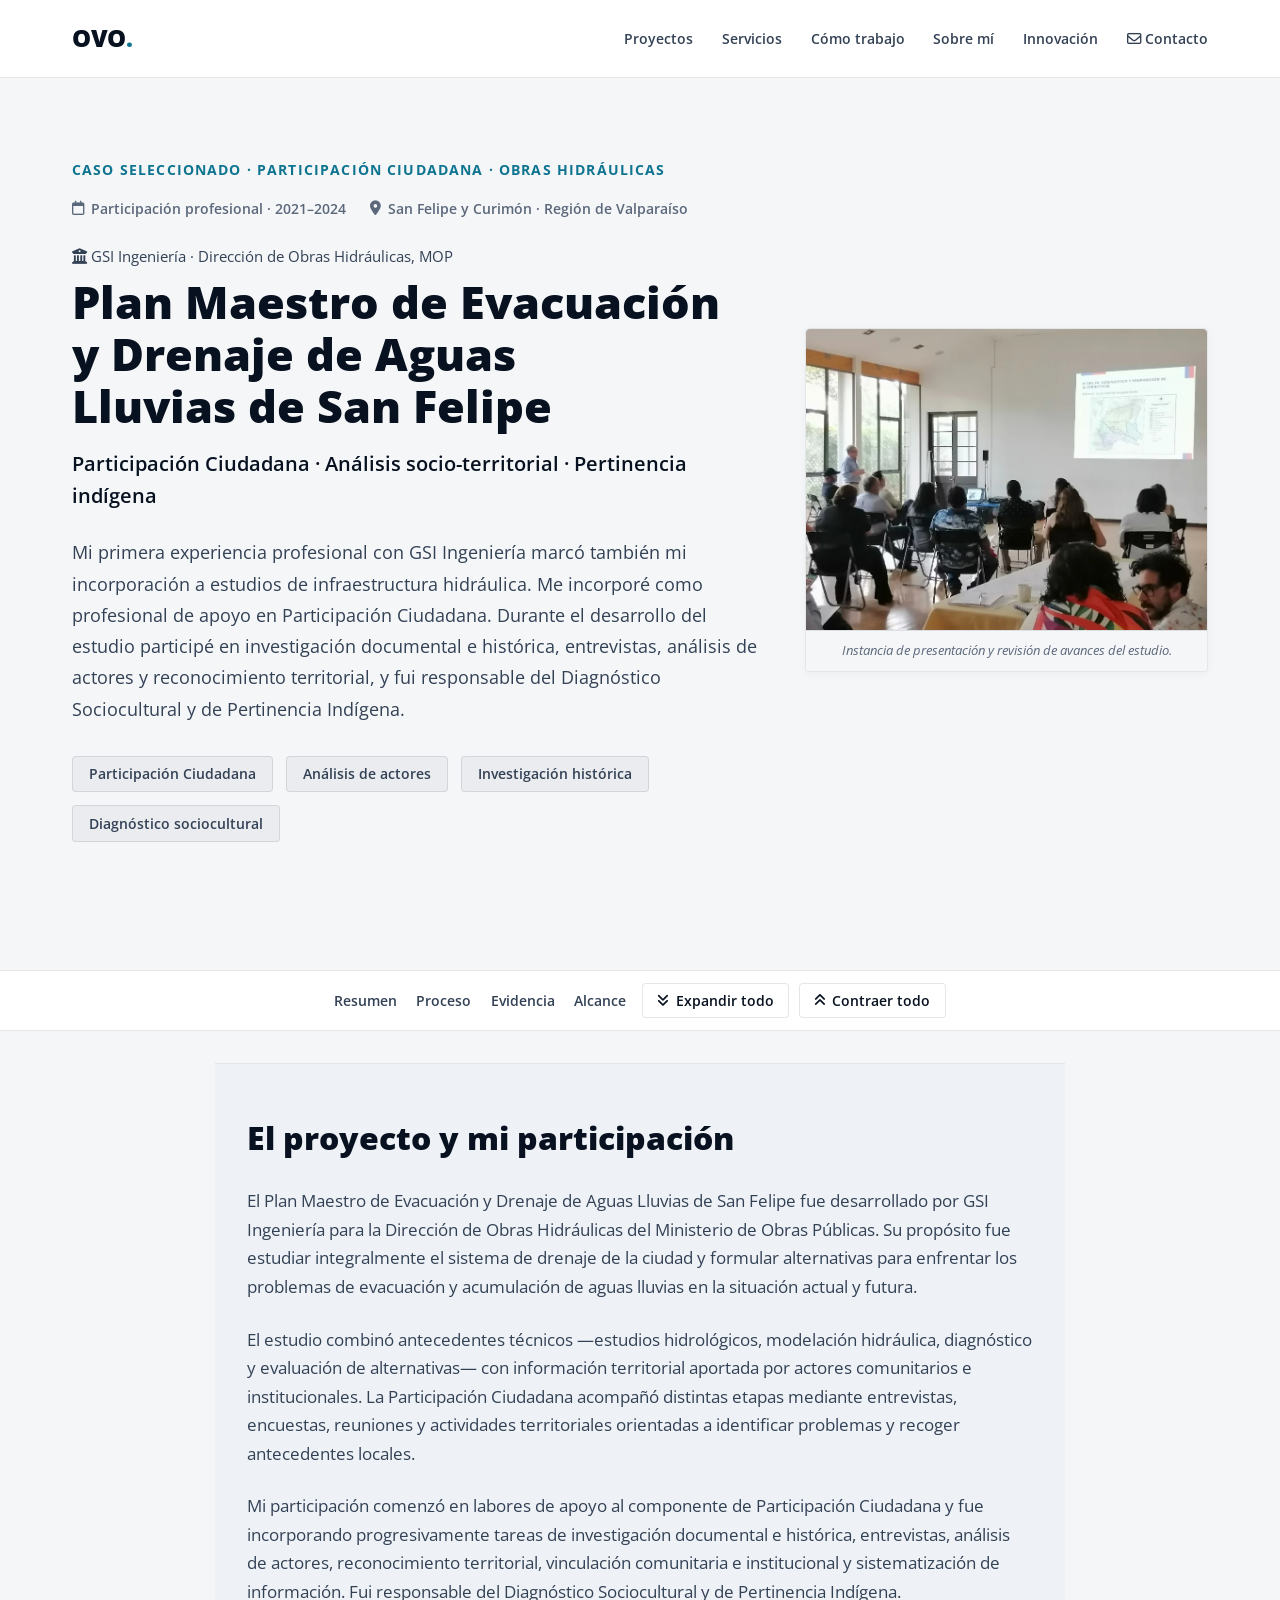
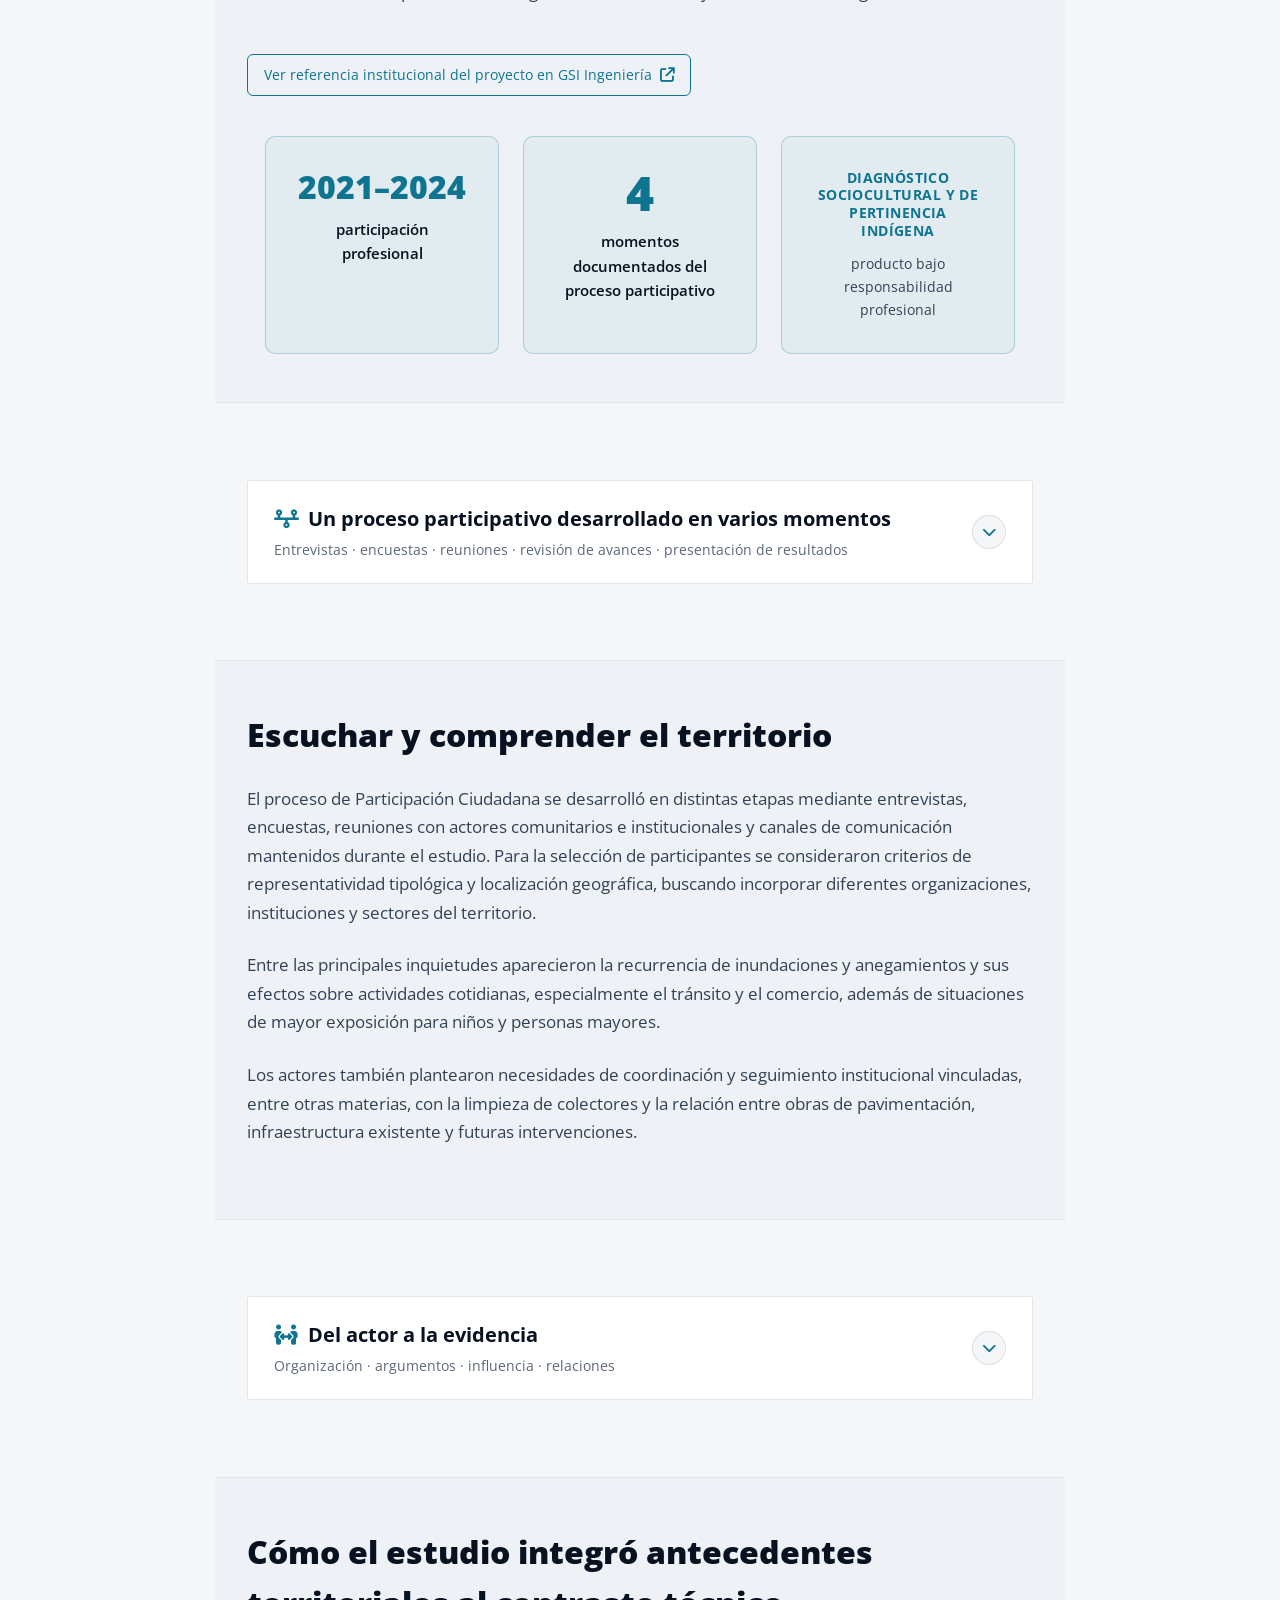
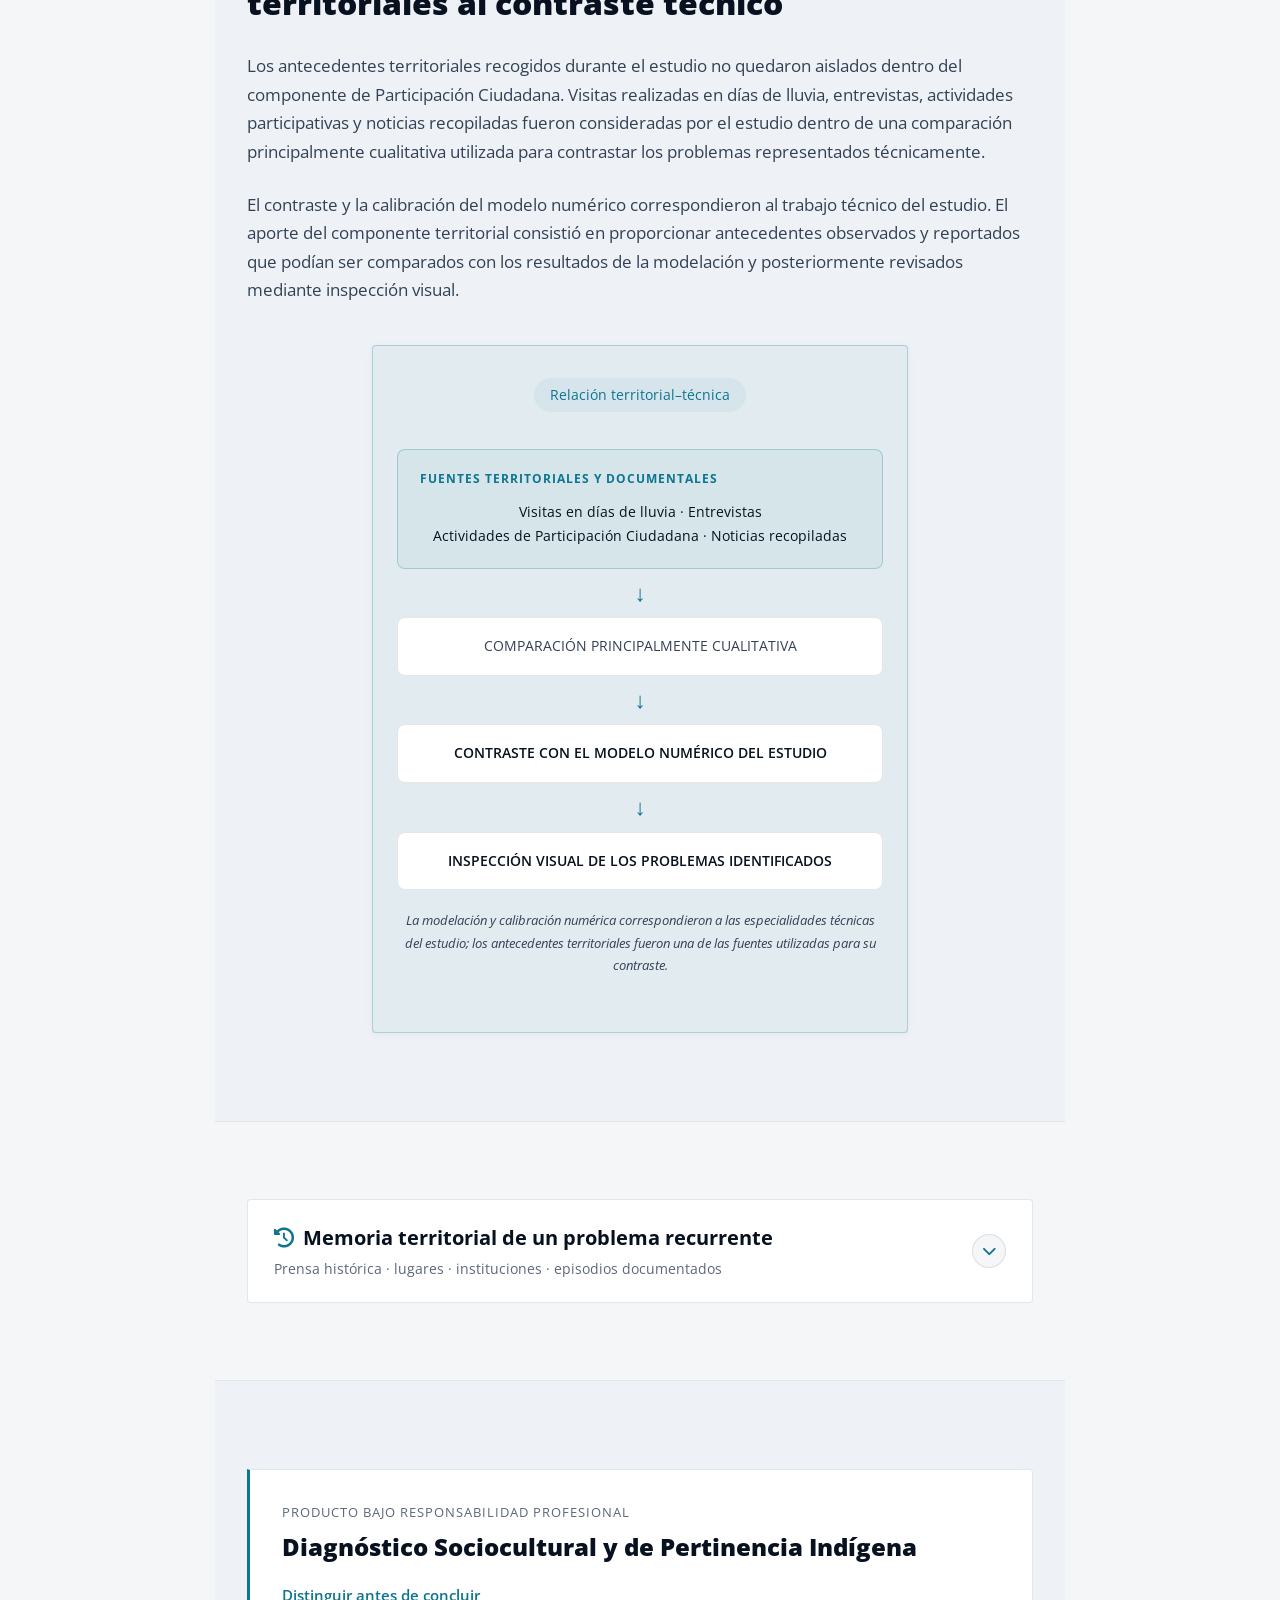
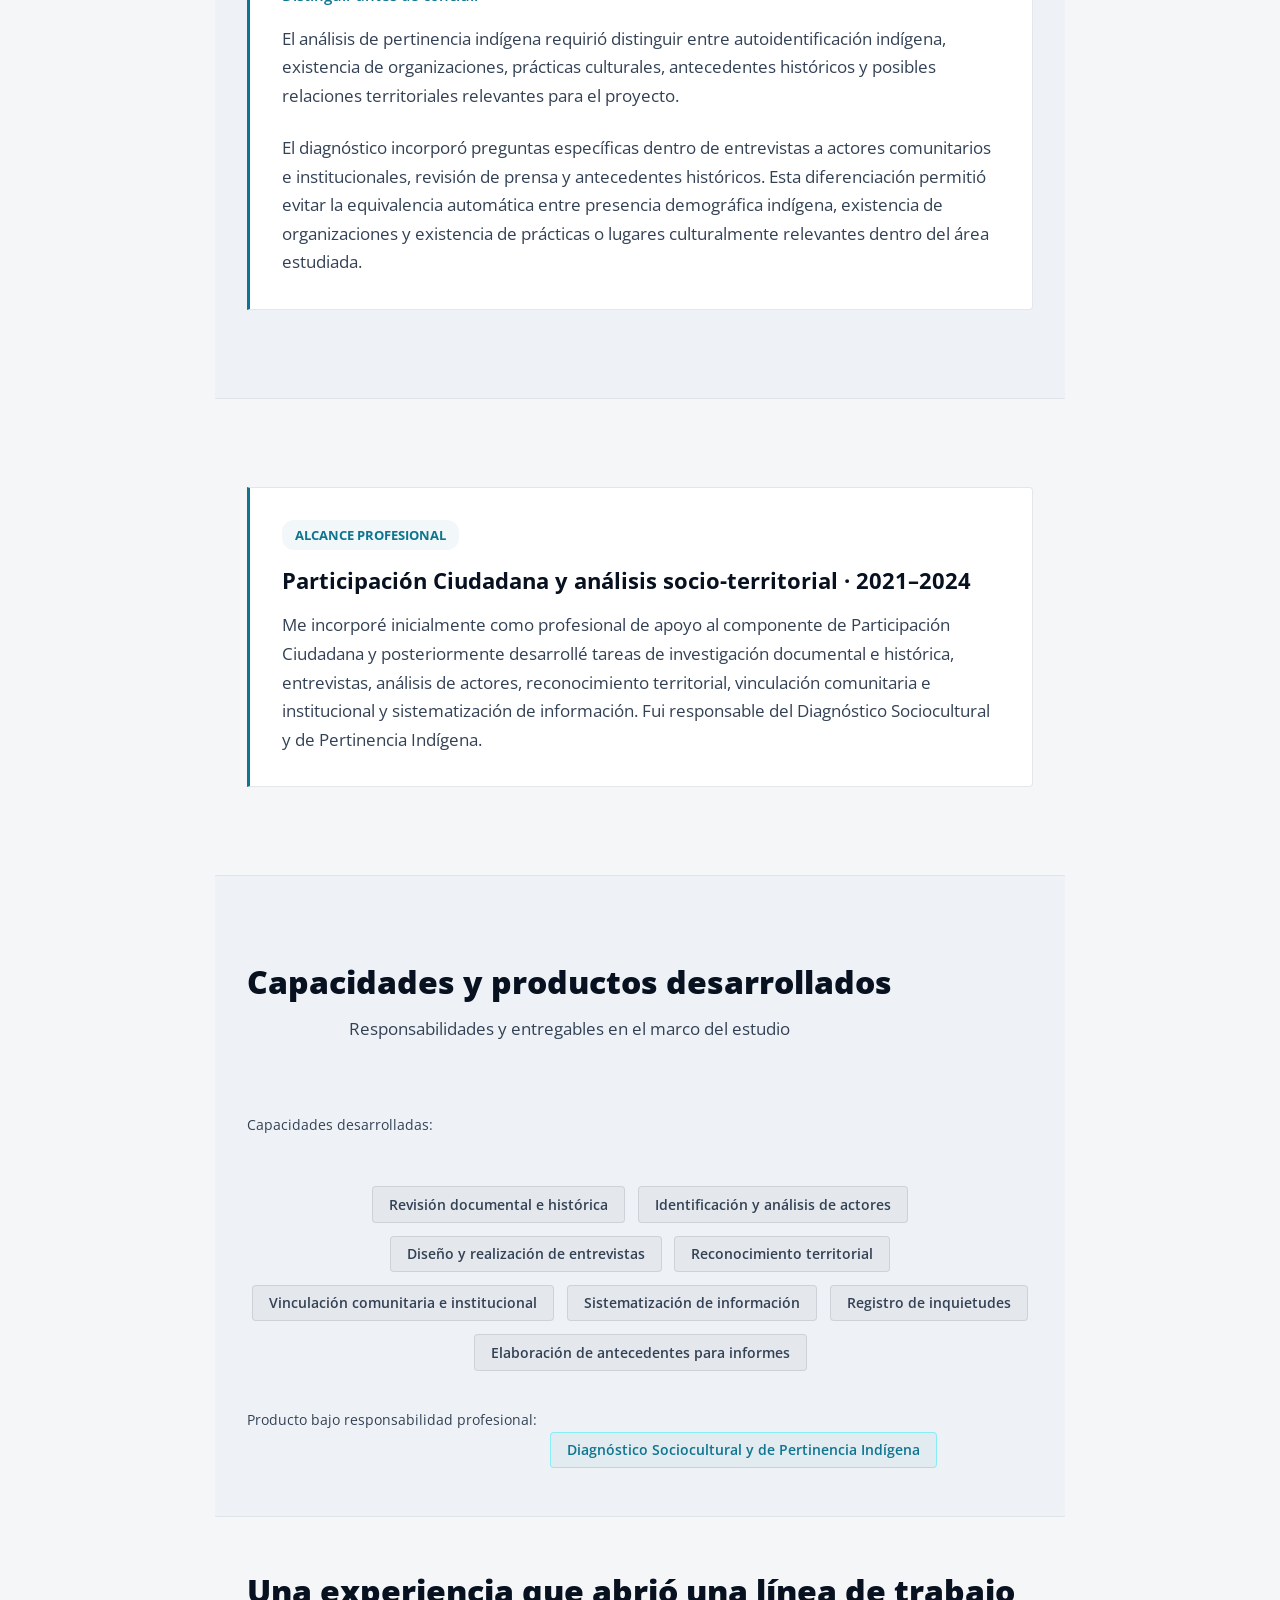
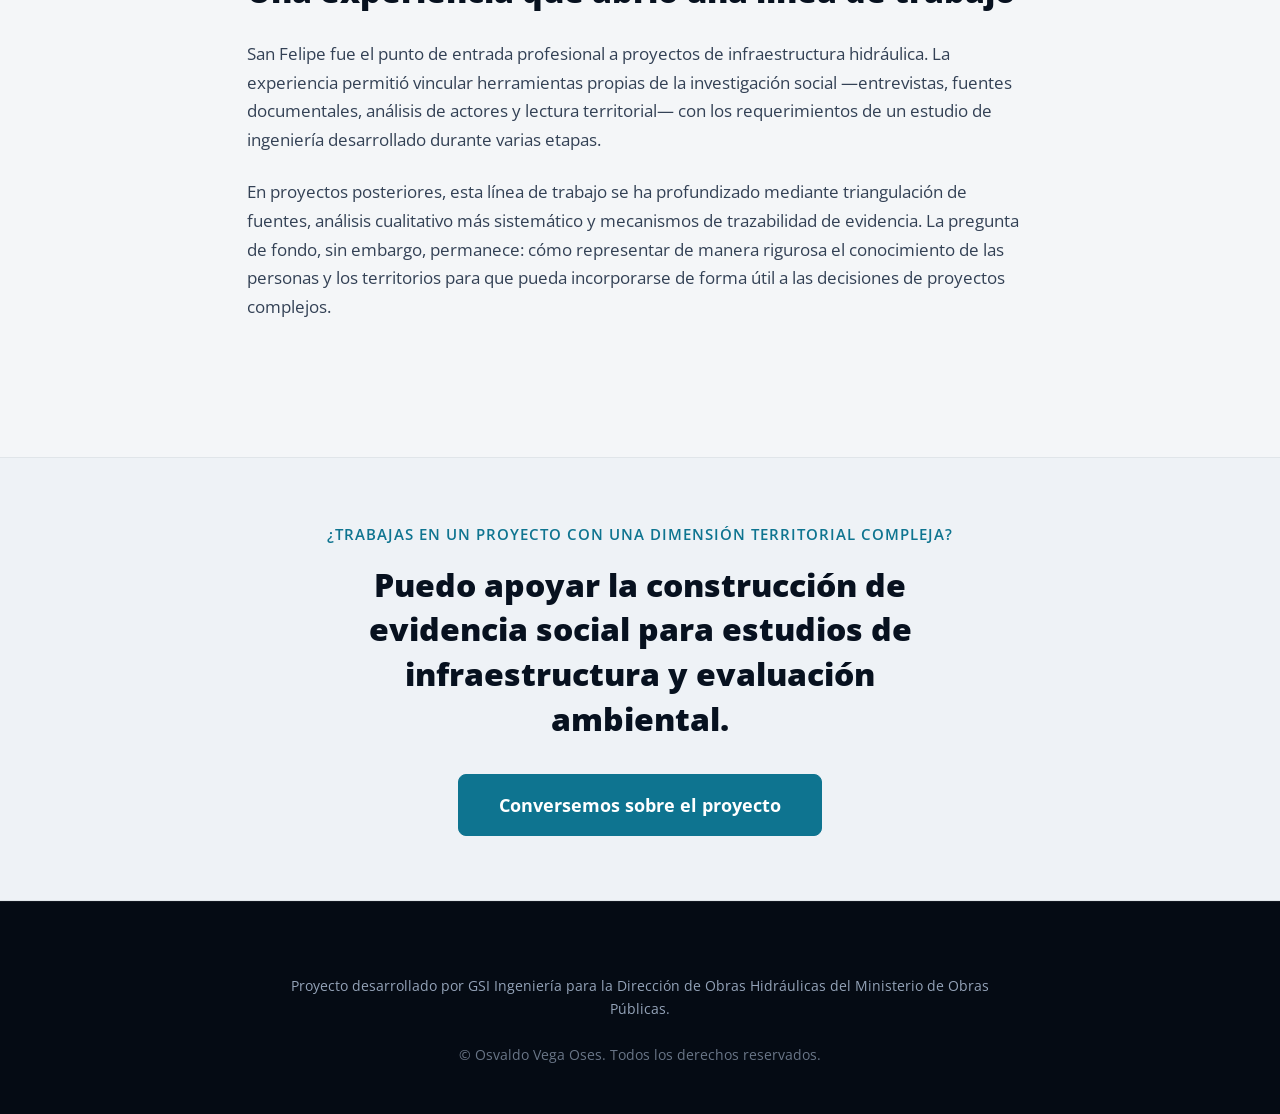
<file: proyectos/plan-maestro-san-felipe.html>
<!DOCTYPE html>
<html lang="es">
<head>
    <meta charset="UTF-8">
    <script src="../contact-tracking.js" defer></script>
    <script src="../openai-conversions.js" defer></script>

    <!-- Google Tag Manager -->
    <script>(function(w,d,s,l,i){w[l]=w[l]||[];w[l].push({'gtm.start':
    new Date().getTime(),event:'gtm.js'});var f=d.getElementsByTagName(s)[0],
    j=d.createElement(s),dl=l!='dataLayer'?'&l='+l:'';j.async=true;j.src=
    'https://www.googletagmanager.com/gtm.js?id='+i+dl;f.parentNode.insertBefore(j,f);
    })(window,document,'script','dataLayer','GTM-NN64BQC5');</script>
    <!-- End Google Tag Manager -->

    <!-- Microsoft Clarity -->
    <script type="text/javascript">
        (function(c,l,a,r,i,t,y){
            c[a]=c[a]||function(){(c[a].q=c[a].q||[]).push(arguments)};
            t=l.createElement(r);t.async=1;t.src="https://www.clarity.ms/tag/"+i;
            y=l.getElementsByTagName(r)[0];y.parentNode.insertBefore(t,y);
        })(window, document, "clarity", "script", "ypzia0e866");
    </script>
    <!-- End Microsoft Clarity -->

    <meta name="viewport" content="width=device-width, initial-scale=1.0">
    <title>Plan Maestro San Felipe: PAC | Osvaldo Vega Oses</title>
    <meta name="description" content="Caso profesional de Osvaldo Vega Oses en el Plan Maestro de Evacuación y Drenaje de Aguas Lluvias de San Felipe: participación ciudadana, análisis de actores, entrevistas, investigación territorial y diagnóstico de pertinencia indígena.">

    <meta property="og:type" content="article">
    <meta property="og:title" content="Plan Maestro San Felipe | Caso profesional">
    <meta property="og:description" content="Participación ciudadana longitudinal, análisis socio-territorial y evidencia aplicada a un estudio de infraestructura hidráulica en San Felipe y Curimón.">

    <link rel="preconnect" href="https://fonts.googleapis.com">
    <link rel="preconnect" href="https://fonts.gstatic.com" crossorigin>
    <link href="https://fonts.googleapis.com/css2?family=Open+Sans:wght@300;400;600;700;800&display=swap" rel="stylesheet">
    <link rel="stylesheet" href="../style.css">
    <link rel="stylesheet" href="https://cdnjs.cloudflare.com/ajax/libs/font-awesome/6.4.0/css/all.min.css">

    <!-- SEO técnico -->
    <meta name="robots" content="index, follow">
    <link rel="canonical" href="https://osvaldovega.cl/proyectos/plan-maestro-san-felipe.html">

    <meta property="og:site_name" content="Osvaldo Vega Oses">
    <meta property="og:locale" content="es_CL">
    <meta property="og:url" content="https://osvaldovega.cl/proyectos/plan-maestro-san-felipe.html">

    <meta name="twitter:card" content="summary_large_image">
    <meta name="twitter:title" content="Plan Maestro San Felipe | Caso profesional">
    <meta name="twitter:description" content="Participación ciudadana longitudinal, análisis socio-territorial y evidencia aplicada a un estudio de infraestructura hidráulica en San Felipe y Curimón.">


    <!-- Imagen social -->
    <meta property="og:image" content="https://osvaldovega.cl/assets/seo/osvaldo-vega-og.jpg">
    <meta property="og:image:width" content="1200">
    <meta property="og:image:height" content="630">
    <meta property="og:image:alt" content="Osvaldo Vega Oses — Sociólogo, Medio Humano y Participación Ciudadana">
    <meta name="twitter:image" content="https://osvaldovega.cl/assets/seo/osvaldo-vega-og.jpg">
    <meta name="twitter:image:alt" content="Osvaldo Vega Oses — Sociólogo, Medio Humano y Participación Ciudadana">

</head>
<body>

    <!-- Google Tag Manager (noscript) -->
    <noscript><iframe src="https://www.googletagmanager.com/ns.html?id=GTM-NN64BQC5"
    height="0" width="0" style="display:none;visibility:hidden"></iframe></noscript>
    <!-- End Google Tag Manager (noscript) -->

    <header id="header">
        <div class="container">
            <nav aria-label="Navegación principal">
                <a href="../index.html#inicio" class="logo" aria-label="Ir al inicio">OVO<span class="text-gradient">.</span></a>
                <button class="nav-toggle" id="nav-toggle" aria-label="Abrir menú de navegación" aria-expanded="false">
                    <i class="fa-solid fa-bars"></i>
                </button>
                <ul class="nav-links" id="nav-links">
                    <li><a href="../index.html#proyectos">Proyectos</a></li>
                    <li><a href="../index.html#que-hago">Servicios</a></li>
                    <li><a href="../index.html#metodologia">Cómo trabajo</a></li>
                    <li><a href="../index.html#sobre-mi">Sobre mí</a></li>
                    <li><a href="../index.html#innovacion">Innovación</a></li>
                    <li><a href="../index.html#contacto"><i class="fa-regular fa-envelope" aria-hidden="true"></i> Contacto</a></li>
                </ul>
            </nav>
        </div>
    </header>

    <main class="case-study">

        <!-- Hero Section con fotografía en grid 2 columnas -->
        <section class="case-hero">
            <div class="container">
                <div class="case-hero-grid case-hero-grid--san-felipe">
                    <div class="case-hero-content">
                        <span class="case-kicker">CASO SELECCIONADO · PARTICIPACIÓN CIUDADANA · OBRAS HIDRÁULICAS</span>

                        <div class="case-meta">
                            <span><i class="fa-regular fa-calendar"></i> Participación profesional · 2021–2024</span>
                            <span><i class="fa-solid fa-location-dot"></i> San Felipe y Curimón · Región de Valparaíso</span>
                        </div>

                        <span style="display: block; color: var(--text-secondary); font-size: 0.95rem; margin-top: 0.8rem; margin-bottom: 0.5rem;"><i class="fa-solid fa-building-columns"></i> GSI Ingeniería · Dirección de Obras Hidráulicas, MOP</span>

                        <h1 style="margin-top: 0.5rem; max-width: 1100px; text-wrap: balance;">Plan Maestro de Evacuación y Drenaje de Aguas Lluvias de San Felipe</h1>
                        <p style="color: #ffffff; font-size: 1.25rem; font-weight: 600; margin-top: 1rem;">Participación Ciudadana · Análisis socio-territorial · Pertinencia indígena</p>

                        <p class="case-lead">Mi primera experiencia profesional con GSI Ingeniería marcó también mi incorporación a estudios de infraestructura hidráulica. Me incorporé como profesional de apoyo en Participación Ciudadana. Durante el desarrollo del estudio participé en investigación documental e histórica, entrevistas, análisis de actores y reconocimiento territorial, y fui responsable del Diagnóstico Sociocultural y de Pertinencia Indígena.</p>

                        <div class="case-tags">
                            <span class="tag-item">Participación Ciudadana</span>
                            <span class="tag-item">Análisis de actores</span>
                            <span class="tag-item">Investigación histórica</span>
                            <span class="tag-item">Diagnóstico sociocultural</span>
                        </div>
                    </div>

                    <div class="case-hero-media">
                        <img src="../Fotos_proyectos/webp/san-felipe/presentacion-avances-1.webp"
                             alt="Presentación de avances del Plan Maestro de aguas lluvias ante participantes del proceso."
                             class="case-hero-img">
                        <div class="case-hero-caption">Instancia de presentación y revisión de avances del estudio.</div>
                    </div>
                </div>
            </div>
        </section>

        <!-- Barra de Navegación Interna -->
        <nav class="case-nav-bar" aria-label="Navegación interna del caso">
            <div class="container case-nav-container">
                <ul class="case-nav-links">
                    <li><a href="#resumen">Resumen</a></li>
                    <li><a href="#proceso">Proceso</a></li>
                    <li><a href="#evidencia">Evidencia</a></li>
                    <li><a href="#alcance">Alcance</a></li>
                </ul>
                <div class="case-nav-controls">
                    <button id="btn-expand-all" class="btn-case-control" type="button" aria-label="Expandir todos los acordeones del caso">
                        <i class="fa-solid fa-angles-down"></i> Expandir todo
                    </button>
                    <button id="btn-collapse-all" class="btn-case-control" type="button" aria-label="Contraer todos los acordeones del caso">
                        <i class="fa-solid fa-angles-up"></i> Contraer todo
                    </button>
                </div>
            </div>
        </nav>

        <!-- EL PROYECTO Y MI PARTICIPACIÓN — SIEMPRE VISIBLE -->
        <section id="resumen" class="case-section section-alt">
            <div class="container" style="max-width: 850px; margin: 0 auto;">
                <h2>El proyecto y mi participación</h2>
                <p>El Plan Maestro de Evacuación y Drenaje de Aguas Lluvias de San Felipe fue desarrollado por GSI Ingeniería para la Dirección de Obras Hidráulicas del Ministerio de Obras Públicas. Su propósito fue estudiar integralmente el sistema de drenaje de la ciudad y formular alternativas para enfrentar los problemas de evacuación y acumulación de aguas lluvias en la situación actual y futura.</p>
                <p>El estudio combinó antecedentes técnicos —estudios hidrológicos, modelación hidráulica, diagnóstico y evaluación de alternativas— con información territorial aportada por actores comunitarios e institucionales. La Participación Ciudadana acompañó distintas etapas mediante entrevistas, encuestas, reuniones y actividades territoriales orientadas a identificar problemas y recoger antecedentes locales.</p>
                <p>Mi participación comenzó en labores de apoyo al componente de Participación Ciudadana y fue incorporando progresivamente tareas de investigación documental e histórica, entrevistas, análisis de actores, reconocimiento territorial, vinculación comunitaria e institucional y sistematización de información. Fui responsable del Diagnóstico Sociocultural y de Pertinencia Indígena.</p>

                <a href="https://gsi.cl/not30.html" target="_blank" rel="noopener noreferrer" class="case-reference">
                    Ver referencia institucional del proyecto en GSI Ingeniería <i class="fa-solid fa-arrow-up-right-from-square"></i>
                </a>
            </div>

            <!-- Indicadores Principales — SIEMPRE VISIBLES -->
            <div class="container" style="margin-top: 2.5rem;">
                <div style="display: grid; grid-template-columns: repeat(auto-fit, minmax(200px, 1fr)); gap: 1.5rem; max-width: 750px; margin: 0 auto;">
                    <div style="background: rgba(0, 240, 255, 0.05); border: 1px solid rgba(0, 240, 255, 0.2); border-radius: 10px; padding: 2rem; text-align: center;">
                        <div style="font-size: 2rem; font-weight: 800; color: var(--accent-cyan); line-height: 1.1;">2021–2024</div>
                        <div style="font-size: 0.95rem; color: #fff; margin-top: 0.8rem; font-weight: 600;">participación profesional</div>
                    </div>

                    <div style="background: rgba(0, 240, 255, 0.05); border: 1px solid rgba(0, 240, 255, 0.2); border-radius: 10px; padding: 2rem; text-align: center;">
                        <div style="font-size: 3rem; font-weight: 800; color: var(--accent-cyan); line-height: 1;">4</div>
                        <div style="font-size: 0.95rem; color: #fff; margin-top: 0.8rem; font-weight: 600;">momentos documentados del proceso participativo</div>
                    </div>

                    <div style="background: rgba(0, 240, 255, 0.05); border: 1px solid rgba(0, 240, 255, 0.2); border-radius: 10px; padding: 2rem; text-align: center;">
                        <div style="font-size: 0.85rem; font-weight: 700; color: var(--accent-cyan); line-height: 1.3; text-transform: uppercase; letter-spacing: 0.03em;">Diagnóstico Sociocultural y de Pertinencia Indígena</div>
                        <div style="font-size: 0.9rem; color: var(--text-secondary); margin-top: 0.8rem;">producto bajo responsabilidad profesional</div>
                    </div>
                </div>
            </div>
        </section>

        <!-- ACORDEÓN 1 — Un proceso participativo desarrollado en varios momentos -->
        <section id="proceso" class="case-section">
            <div class="container" style="max-width: 850px; margin: 0 auto;">
                <details class="case-accordion">
                    <summary class="case-accordion-summary">
                        <span class="case-accordion-summary-header">
                            <span class="case-accordion-title"><i class="fa-solid fa-timeline"></i> Un proceso participativo desarrollado en varios momentos</span>
                            <span class="case-accordion-hint">Entrevistas · encuestas · reuniones · revisión de avances · presentación de resultados</span>
                        </span>
                        <span class="accordion-icon-badge" aria-hidden="true">
                            <i class="fa-solid fa-chevron-down"></i>
                        </span>
                    </summary>
                    <div class="case-accordion-content">
                        <p>La Participación Ciudadana del Plan Maestro no consistió en una única actividad. El proceso incluyó distintos tipos de instancias desarrolladas a lo largo de varios años, con participantes comunitarios e institucionales en distintos momentos del proceso.</p>

                        <!-- Timeline vertical responsive -->
                        <div style="display: flex; flex-direction: column; gap: 0; max-width: 700px; margin: 2rem auto;">

                            <div style="display: grid; grid-template-columns: 90px 1fr; gap: 1.2rem; align-items: start;">
                                <div style="text-align: right; padding-top: 0.2rem;">
                                    <div style="font-weight: 800; color: var(--accent-cyan); font-size: 1.05rem; font-family: 'Open Sans', sans-serif;">2021</div>
                                </div>
                                <div style="border-left: 2px solid rgba(0,240,255,0.3); padding-left: 1.2rem; padding-bottom: 1.8rem; position: relative;">
                                    <div style="width: 10px; height: 10px; border-radius: 50%; background: var(--accent-cyan); position: absolute; left: -6px; top: 4px; box-shadow: 0 0 8px var(--accent-cyan);"></div>
                                    <div style="font-weight: 700; color: #fff; margin-bottom: 0.5rem;">Levantamiento inicial</div>
                                    <ul style="list-style: none; padding: 0; margin: 0; display: flex; flex-direction: column; gap: 0.3rem;">
                                        <li style="font-size: 0.9rem; color: var(--text-secondary); padding-left: 1rem; position: relative;"><span style="position: absolute; left: 0; color: var(--text-muted);">–</span> Reunión inicial</li>
                                        <li style="font-size: 0.9rem; color: var(--text-secondary); padding-left: 1rem; position: relative;"><span style="position: absolute; left: 0; color: var(--text-muted);">–</span> 13 entrevistas</li>
                                        <li style="font-size: 0.9rem; color: var(--text-secondary); padding-left: 1rem; position: relative;"><span style="position: absolute; left: 0; color: var(--text-muted);">–</span> Prensa histórica</li>
                                        <li style="font-size: 0.9rem; color: var(--text-secondary); padding-left: 1rem; position: relative;"><span style="position: absolute; left: 0; color: var(--text-muted);">–</span> Diagnóstico preliminar</li>
                                    </ul>
                                </div>
                            </div>

                            <div style="display: grid; grid-template-columns: 90px 1fr; gap: 1.2rem; align-items: start;">
                                <div style="text-align: right; padding-top: 0.2rem;">
                                    <div style="font-weight: 800; color: var(--accent-cyan); font-size: 1.05rem; font-family: 'Open Sans', sans-serif; white-space: nowrap;">2021–2022</div>
                                </div>
                                <div style="border-left: 2px solid rgba(0,240,255,0.3); padding-left: 1.2rem; padding-bottom: 1.8rem; position: relative;">
                                    <div style="width: 10px; height: 10px; border-radius: 50%; background: var(--accent-cyan); position: absolute; left: -6px; top: 4px; box-shadow: 0 0 8px var(--accent-cyan);"></div>
                                    <div style="font-weight: 700; color: #fff; margin-bottom: 0.5rem;">Ampliación del proceso</div>
                                    <ul style="list-style: none; padding: 0; margin: 0; display: flex; flex-direction: column; gap: 0.3rem;">
                                        <li style="font-size: 0.9rem; color: var(--text-secondary); padding-left: 1rem; position: relative;"><span style="position: absolute; left: 0; color: var(--text-muted);">–</span> 26 entrevistas</li>
                                        <li style="font-size: 0.9rem; color: var(--text-secondary); padding-left: 1rem; position: relative;"><span style="position: absolute; left: 0; color: var(--text-muted);">–</span> 15 encuestas</li>
                                        <li style="font-size: 0.9rem; color: var(--text-secondary); padding-left: 1rem; position: relative;"><span style="position: absolute; left: 0; color: var(--text-muted);">–</span> Reuniones comunitarias e institucionales</li>
                                    </ul>
                                </div>
                            </div>

                            <div style="display: grid; grid-template-columns: 90px 1fr; gap: 1.2rem; align-items: start;">
                                <div style="text-align: right; padding-top: 0.2rem;">
                                    <div style="font-weight: 800; color: var(--accent-cyan); font-size: 1.05rem; font-family: 'Open Sans', sans-serif;">2022</div>
                                </div>
                                <div style="border-left: 2px solid rgba(0,240,255,0.3); padding-left: 1.2rem; padding-bottom: 1.8rem; position: relative;">
                                    <div style="width: 10px; height: 10px; border-radius: 50%; background: var(--accent-cyan); position: absolute; left: -6px; top: 4px; box-shadow: 0 0 8px var(--accent-cyan);"></div>
                                    <div style="font-weight: 700; color: #fff; margin-bottom: 0.5rem;">Revisión de avances</div>
                                    <ul style="list-style: none; padding: 0; margin: 0; display: flex; flex-direction: column; gap: 0.3rem;">
                                        <li style="font-size: 0.9rem; color: var(--text-secondary); padding-left: 1rem; position: relative;"><span style="position: absolute; left: 0; color: var(--text-muted);">–</span> 16 participantes institucionales</li>
                                        <li style="font-size: 0.9rem; color: var(--text-secondary); padding-left: 1rem; position: relative;"><span style="position: absolute; left: 0; color: var(--text-muted);">–</span> 34 participantes comunitarios</li>
                                        <li style="font-size: 0.9rem; color: var(--text-secondary); padding-left: 1rem; position: relative;"><span style="position: absolute; left: 0; color: var(--text-muted);">–</span> 22 encuestas</li>
                                    </ul>
                                </div>
                            </div>

                            <div style="display: grid; grid-template-columns: 90px 1fr; gap: 1.2rem; align-items: start;">
                                <div style="text-align: right; padding-top: 0.2rem;">
                                    <div style="font-weight: 800; color: var(--accent-cyan); font-size: 1.05rem; font-family: 'Open Sans', sans-serif;">2024</div>
                                </div>
                                <div style="border-left: 2px solid rgba(0,240,255,0.15); padding-left: 1.2rem; position: relative;">
                                    <div style="width: 10px; height: 10px; border-radius: 50%; background: var(--accent-cyan); position: absolute; left: -6px; top: 4px; box-shadow: 0 0 8px var(--accent-cyan);"></div>
                                    <div style="font-weight: 700; color: #fff; margin-bottom: 0.5rem;">Presentación de resultados</div>
                                    <ul style="list-style: none; padding: 0; margin: 0; display: flex; flex-direction: column; gap: 0.3rem;">
                                        <li style="font-size: 0.9rem; color: var(--text-secondary); padding-left: 1rem; position: relative;"><span style="position: absolute; left: 0; color: var(--text-muted);">–</span> 37 participantes comunitarios</li>
                                        <li style="font-size: 0.9rem; color: var(--text-secondary); padding-left: 1rem; position: relative;"><span style="position: absolute; left: 0; color: var(--text-muted);">–</span> 9 participantes institucionales</li>
                                    </ul>
                                </div>
                            </div>
                        </div>

                        <p style="color: var(--text-secondary); font-size: 0.85rem; font-style: italic; margin-top: 1rem; max-width: 650px; margin-left: auto; margin-right: auto; text-align: center;">Las cifras corresponden a distintos momentos del proceso y se presentan según los registros disponibles para cada uno; no deben interpretarse automáticamente como totales acumulativos.</p>

                        <!-- Fotografías del proceso -->
                        <div class="case-photos-grid" style="margin-top: 2rem;">
                            <figure class="case-photo-container" style="margin: 0;">
                                <img src="../Fotos_proyectos/webp/san-felipe/presentacion-avances.webp"
                                     alt="Actividad de revisión de avances del Plan Maestro con participantes del proceso."
                                     class="case-photo-img">
                                <figcaption class="case-photo-caption">Instancia de presentación de avances con actores del proceso.</figcaption>
                            </figure>

                            <figure class="case-photo-container" style="margin: 0;">
                                <img src="../Fotos_proyectos/webp/san-felipe/afiche-pac-pm-san-felipe.webp"
                                     alt="Afiche de convocatoria utilizado durante una de las instancias del proceso participativo."
                                     class="case-photo-img case-photo-img--document">
                                <figcaption class="case-photo-caption">Afiche de convocatoria utilizado durante el proceso participativo.</figcaption>
                            </figure>
                        </div>
                    </div>
                </details>
            </div>
        </section>

        <!-- ESCUCHAR Y COMPRENDER EL TERRITORIO — SIEMPRE VISIBLE -->
        <section class="case-section section-alt">
            <div class="container" style="max-width: 850px; margin: 0 auto;">
                <h2>Escuchar y comprender el territorio</h2>
                <p>El proceso de Participación Ciudadana se desarrolló en distintas etapas mediante entrevistas, encuestas, reuniones con actores comunitarios e institucionales y canales de comunicación mantenidos durante el estudio. Para la selección de participantes se consideraron criterios de representatividad tipológica y localización geográfica, buscando incorporar diferentes organizaciones, instituciones y sectores del territorio.</p>
                <p>Entre las principales inquietudes aparecieron la recurrencia de inundaciones y anegamientos y sus efectos sobre actividades cotidianas, especialmente el tránsito y el comercio, además de situaciones de mayor exposición para niños y personas mayores.</p>
                <p>Los actores también plantearon necesidades de coordinación y seguimiento institucional vinculadas, entre otras materias, con la limpieza de colectores y la relación entre obras de pavimentación, infraestructura existente y futuras intervenciones.</p>
            </div>
        </section>

        <!-- ACORDEÓN 2 — Del actor a la evidencia -->
        <section id="evidencia" class="case-section">
            <div class="container" style="max-width: 850px; margin: 0 auto;">
                <details class="case-accordion">
                    <summary class="case-accordion-summary">
                        <span class="case-accordion-summary-header">
                            <span class="case-accordion-title"><i class="fa-solid fa-people-arrows"></i> Del actor a la evidencia</span>
                            <span class="case-accordion-hint">Organización · argumentos · influencia · relaciones</span>
                        </span>
                        <span class="accordion-icon-badge" aria-hidden="true">
                            <i class="fa-solid fa-chevron-down"></i>
                        </span>
                    </summary>
                    <div class="case-accordion-content">
                        <p>El análisis no se limitó a identificar organizaciones. Las matrices registraron la posición frente al estudio, argumentos explícitos e implícitos, grado de influencia y relaciones con otros actores. Esta estructura permitió ordenar información sobre vínculos institucionales y comunitarios, capacidades de articulación, expectativas y posibles ámbitos de coordinación o conflicto.</p>

                        <div class="actor-analysis" style="margin-top: 1.5rem;">
                            <div class="actor-card">
                                <div class="step-num">01</div>
                                <h4>Quién</h4>
                                <p>Organización, institución y función territorial.</p>
                            </div>
                            <div class="actor-card">
                                <div class="step-num">02</div>
                                <h4>Qué plantea</h4>
                                <p>Argumentos explícitos y elementos interpretativos.</p>
                            </div>
                            <div class="actor-card">
                                <div class="step-num">03</div>
                                <h4>Qué capacidad tiene</h4>
                                <p>Influencia respecto del estudio y del territorio.</p>
                            </div>
                            <div class="actor-card">
                                <div class="step-num">04</div>
                                <h4>Con quién se relaciona</h4>
                                <p>Vínculos, coordinación, alianzas y controversias.</p>
                            </div>
                        </div>

                        <figure class="case-photo-container" style="margin-top: 2rem;">
                            <img src="../Fotos_proyectos/webp/san-felipe/trabajo-grupal-1.webp"
                                 alt="Trabajo grupal durante una instancia participativa del estudio."
                                 class="case-photo-img">
                            <figcaption class="case-photo-caption">Trabajo grupal durante una instancia participativa del estudio.</figcaption>
                        </figure>
                    </div>
                </details>
            </div>
        </section>

        <!-- INTEGRACIÓN CON ANÁLISIS TÉCNICO — SIEMPRE VISIBLE -->
        <section class="case-section section-alt">
            <div class="container" style="max-width: 850px; margin: 0 auto;">
                <h2>Cómo el estudio integró antecedentes territoriales al contraste técnico</h2>
                <p>Los antecedentes territoriales recogidos durante el estudio no quedaron aislados dentro del componente de Participación Ciudadana. Visitas realizadas en días de lluvia, entrevistas, actividades participativas y noticias recopiladas fueron consideradas por el estudio dentro de una comparación principalmente cualitativa utilizada para contrastar los problemas representados técnicamente.</p>
                <p>El contraste y la calibración del modelo numérico correspondieron al trabajo técnico del estudio. El aporte del componente territorial consistió en proporcionar antecedentes observados y reportados que podían ser comparados con los resultados de la modelación y posteriormente revisados mediante inspección visual.</p>
            </div>

            <div class="container" style="max-width: 600px; margin: 2rem auto 0 auto;">
                <div class="case-figure" style="background: rgba(0,240,255,0.02); border: 1px solid rgba(0,240,255,0.15); padding: 2rem 1.5rem;">
                    <div style="text-align: center; margin-bottom: 1.5rem;">
                        <span class="tag-item" style="background: rgba(0,240,255,0.1); color: var(--accent-cyan); padding: 0.4rem 1rem; border-radius: 20px; font-size: 0.85rem; display: inline-block; margin-bottom: 0.8rem;">Relación territorial–técnica</span>
                    </div>

                    <div style="display: flex; flex-direction: column; align-items: center; gap: 0;">
                        <div style="width: 100%; border: 1px solid rgba(0,240,255,0.25); border-radius: 8px; padding: 1.2rem 1.4rem; background: rgba(0,240,255,0.05);">
                            <div style="font-size: 0.75rem; text-transform: uppercase; letter-spacing: 1px; color: var(--accent-cyan); margin-bottom: 0.7rem; font-weight: 700;">FUENTES TERRITORIALES Y DOCUMENTALES</div>
                            <p style="color: var(--text-primary); font-size: 0.9rem; line-height: 1.7; margin: 0; text-align: center;">Visitas en días de lluvia · Entrevistas<br>Actividades de Participación Ciudadana · Noticias recopiladas</p>
                        </div>
                        <div style="color: var(--accent-cyan); font-size: 1.4rem; padding: 0.4rem 0;">↓</div>

                        <div style="width: 100%; border: 1px solid rgba(255,255,255,0.1); border-radius: 8px; padding: 1rem 1.4rem; background: rgba(0,0,0,0.2); text-align: center;">
                            <p style="color: var(--text-secondary); font-size: 0.9rem; margin: 0;">COMPARACIÓN PRINCIPALMENTE CUALITATIVA</p>
                        </div>
                        <div style="color: var(--accent-cyan); font-size: 1.4rem; padding: 0.4rem 0;">↓</div>

                        <div style="width: 100%; border: 1px solid rgba(255,255,255,0.15); border-radius: 8px; padding: 1rem 1.4rem; background: rgba(0,0,0,0.2); text-align: center;">
                            <p style="color: var(--text-primary); font-weight: 600; font-size: 0.9rem; margin: 0;">CONTRASTE CON EL MODELO NUMÉRICO DEL ESTUDIO</p>
                        </div>
                        <div style="color: var(--accent-cyan); font-size: 1.4rem; padding: 0.4rem 0;">↓</div>

                        <div style="width: 100%; border: 1px solid rgba(255,255,255,0.15); border-radius: 8px; padding: 1rem 1.4rem; background: rgba(0,0,0,0.2); text-align: center;">
                            <p style="color: var(--text-primary); font-weight: 600; font-size: 0.9rem; margin: 0;">INSPECCIÓN VISUAL DE LOS PROBLEMAS IDENTIFICADOS</p>
                        </div>
                    </div>

                    <p style="text-align: center; color: var(--text-secondary); margin-top: 1.2rem; font-size: 0.82rem; font-style: italic;">La modelación y calibración numérica correspondieron a las especialidades técnicas del estudio; los antecedentes territoriales fueron una de las fuentes utilizadas para su contraste.</p>
                </div>
            </div>
        </section>

        <!-- ACORDEÓN 3 — Memoria territorial de un problema recurrente -->
        <section class="case-section">
            <div class="container" style="max-width: 850px; margin: 0 auto;">
                <details class="case-accordion">
                    <summary class="case-accordion-summary">
                        <span class="case-accordion-summary-header">
                            <span class="case-accordion-title"><i class="fa-solid fa-clock-rotate-left"></i> Memoria territorial de un problema recurrente</span>
                            <span class="case-accordion-hint">Prensa histórica · lugares · instituciones · episodios documentados</span>
                        </span>
                        <span class="accordion-icon-badge" aria-hidden="true">
                            <i class="fa-solid fa-chevron-down"></i>
                        </span>
                    </summary>
                    <div class="case-accordion-content">
                        <p>La investigación documental e histórica permitió relacionar eventos de lluvia con lugares, instituciones y experiencias comunitarias antes de iniciar el análisis de alternativas. Los antecedentes fueron reunidos desde prensa y otras fuentes documentales.</p>

                        <!-- Timeline histórica vertical responsive -->
                        <div style="display: flex; flex-direction: column; gap: 0; max-width: 620px; margin: 2rem auto;">

                            <div style="display: grid; grid-template-columns: 90px 1fr; gap: 1.2rem; align-items: start;">
                                <div style="text-align: right; padding-top: 0.2rem;">
                                    <div style="font-weight: 800; color: var(--accent-cyan); font-size: 1.05rem; font-family: 'Open Sans', sans-serif;">1970</div>
                                </div>
                                <div style="border-left: 2px solid rgba(255,255,255,0.1); padding-left: 1.2rem; padding-bottom: 1.5rem; position: relative;">
                                    <div style="width: 8px; height: 8px; border-radius: 50%; background: rgba(255,255,255,0.3); position: absolute; left: -5px; top: 5px;"></div>
                                    <p style="color: var(--text-secondary); font-size: 0.9rem; margin: 0; line-height: 1.5;">Hospital San Camilo · Anegamiento</p>
                                </div>
                            </div>

                            <div style="display: grid; grid-template-columns: 90px 1fr; gap: 1.2rem; align-items: start;">
                                <div style="text-align: right; padding-top: 0.2rem;">
                                    <div style="font-weight: 800; color: var(--accent-cyan); font-size: 1.05rem; font-family: 'Open Sans', sans-serif;">1971</div>
                                </div>
                                <div style="border-left: 2px solid rgba(255,255,255,0.1); padding-left: 1.2rem; padding-bottom: 1.5rem; position: relative;">
                                    <div style="width: 8px; height: 8px; border-radius: 50%; background: rgba(255,255,255,0.3); position: absolute; left: -5px; top: 5px;"></div>
                                    <p style="color: var(--text-secondary); font-size: 0.9rem; margin: 0; line-height: 1.5;">Temporales · Daños en viviendas y agricultura</p>
                                </div>
                            </div>

                            <div style="display: grid; grid-template-columns: 90px 1fr; gap: 1.2rem; align-items: start;">
                                <div style="text-align: right; padding-top: 0.2rem;">
                                    <div style="font-weight: 800; color: var(--accent-cyan); font-size: 0.95rem; font-family: 'Open Sans', sans-serif; white-space: nowrap;">1977–1978</div>
                                </div>
                                <div style="border-left: 2px solid rgba(255,255,255,0.1); padding-left: 1.2rem; padding-bottom: 1.5rem; position: relative;">
                                    <div style="width: 8px; height: 8px; border-radius: 50%; background: rgba(255,255,255,0.3); position: absolute; left: -5px; top: 5px;"></div>
                                    <p style="color: var(--text-secondary); font-size: 0.9rem; margin: 0; line-height: 1.5;">Lluvias, desbordes y períodos de déficit hídrico</p>
                                </div>
                            </div>

                            <div style="display: grid; grid-template-columns: 90px 1fr; gap: 1.2rem; align-items: start;">
                                <div style="text-align: right; padding-top: 0.2rem;">
                                    <div style="font-weight: 800; color: var(--accent-cyan); font-size: 0.95rem; font-family: 'Open Sans', sans-serif; white-space: nowrap;">1999–2001</div>
                                </div>
                                <div style="border-left: 2px solid rgba(255,255,255,0.1); padding-left: 1.2rem; padding-bottom: 1.5rem; position: relative;">
                                    <div style="width: 8px; height: 8px; border-radius: 50%; background: rgba(255,255,255,0.3); position: absolute; left: -5px; top: 5px;"></div>
                                    <p style="color: var(--text-secondary); font-size: 0.9rem; margin: 0; line-height: 1.5;">Anegamientos y problemas urbanos</p>
                                </div>
                            </div>

                            <div style="display: grid; grid-template-columns: 90px 1fr; gap: 1.2rem; align-items: start;">
                                <div style="text-align: right; padding-top: 0.2rem;">
                                    <div style="font-weight: 800; color: var(--accent-cyan); font-size: 0.95rem; font-family: 'Open Sans', sans-serif; white-space: nowrap;">2012–2016</div>
                                </div>
                                <div style="border-left: 2px solid rgba(255,255,255,0.1); padding-left: 1.2rem; padding-bottom: 1.5rem; position: relative;">
                                    <div style="width: 8px; height: 8px; border-radius: 50%; background: rgba(255,255,255,0.3); position: absolute; left: -5px; top: 5px;"></div>
                                    <p style="color: var(--text-secondary); font-size: 0.9rem; margin: 0; line-height: 1.5;">Eventos registrados en distintos sectores residenciales</p>
                                </div>
                            </div>

                            <div style="display: grid; grid-template-columns: 90px 1fr; gap: 1.2rem; align-items: start;">
                                <div style="text-align: right; padding-top: 0.2rem;">
                                    <div style="font-weight: 800; color: var(--accent-cyan); font-size: 1.05rem; font-family: 'Open Sans', sans-serif;">2021</div>
                                </div>
                                <div style="border-left: 2px solid rgba(0,240,255,0.2); padding-left: 1.2rem; position: relative;">
                                    <div style="width: 10px; height: 10px; border-radius: 50%; background: var(--accent-cyan); position: absolute; left: -6px; top: 4px; box-shadow: 0 0 8px var(--accent-cyan);"></div>
                                    <p style="color: #fff; font-size: 0.9rem; margin: 0; font-weight: 600;">Inicio del Plan Maestro</p>
                                </div>
                            </div>
                        </div>

                        <p style="color: var(--text-secondary); font-size: 0.85rem; font-style: italic; margin-top: 1.5rem; text-align: center; max-width: 600px; margin-left: auto; margin-right: auto;">Los hitos corresponden a antecedentes documentales recopilados durante el estudio y no constituyen una serie estadística exhaustiva de eventos meteorológicos.</p>
                    </div>
                </details>
            </div>
        </section>

        <!-- DIAGNÓSTICO SOCIOCULTURAL — SIEMPRE VISIBLE -->
        <section class="case-section section-alt">
            <div class="container" style="max-width: 850px; margin: 0 auto;">
                <div class="case-highlight">
                    <span style="color: var(--text-muted); font-size: 0.8rem; text-transform: uppercase; letter-spacing: 1px; display: block; margin-bottom: 0.4rem;">Producto bajo responsabilidad profesional</span>
                    <h2>Diagnóstico Sociocultural y de Pertinencia Indígena</h2>
                    <p style="font-size: 0.95rem; color: var(--accent-cyan); font-weight: 600; margin-bottom: 1rem;">Distinguir antes de concluir</p>
                    <p>El análisis de pertinencia indígena requirió distinguir entre autoidentificación indígena, existencia de organizaciones, prácticas culturales, antecedentes históricos y posibles relaciones territoriales relevantes para el proyecto.</p>
                    <p style="margin-bottom: 0;">El diagnóstico incorporó preguntas específicas dentro de entrevistas a actores comunitarios e institucionales, revisión de prensa y antecedentes históricos. Esta diferenciación permitió evitar la equivalencia automática entre presencia demográfica indígena, existencia de organizaciones y existencia de prácticas o lugares culturalmente relevantes dentro del área estudiada.</p>
                </div>
            </div>
        </section>

        <!-- ALCANCE PROFESIONAL — SIEMPRE VISIBLE -->
        <section id="alcance" class="case-section">
            <div class="container" style="max-width: 850px; margin: 0 auto;">
                <div class="case-highlight">
                    <span class="tag-item" style="background: rgba(0,240,255,0.15); color: var(--accent-cyan); padding: 0.3rem 0.8rem; border-radius: 12px; font-size: 0.8rem; font-weight: 700; display: inline-block; margin-bottom: 0.8rem;">ALCANCE PROFESIONAL</span>
                    <h3 style="font-size: 1.4rem; color: #fff; margin-bottom: 0.8rem;">Participación Ciudadana y análisis socio-territorial · 2021–2024</h3>
                    <p style="margin: 0; font-size: 1.05rem;">Me incorporé inicialmente como profesional de apoyo al componente de Participación Ciudadana y posteriormente desarrollé tareas de investigación documental e histórica, entrevistas, análisis de actores, reconocimiento territorial, vinculación comunitaria e institucional y sistematización de información. Fui responsable del Diagnóstico Sociocultural y de Pertinencia Indígena.</p>
                </div>
            </div>
        </section>

        <!-- CAPACIDADES Y PRODUCTOS — SIEMPRE VISIBLES -->
        <section class="case-section section-alt">
            <div class="container" style="max-width: 850px; margin: 0 auto;">
                <div class="case-capabilities">
                    <div style="text-align: center; margin-bottom: 2rem;">
                        <h2 style="margin-bottom: 0.5rem;">Capacidades y productos desarrollados</h2>
                        <p style="color: var(--text-secondary);">Responsabilidades y entregables en el marco del estudio</p>
                    </div>

                    <p style="color: var(--text-secondary); font-size: 0.88rem; margin-bottom: 0.8rem;">Capacidades desarrolladas:</p>
                    <div class="case-tags" style="justify-content: center; margin-bottom: 1.5rem;">
                        <span class="tag-item">Revisión documental e histórica</span>
                        <span class="tag-item">Identificación y análisis de actores</span>
                        <span class="tag-item">Diseño y realización de entrevistas</span>
                        <span class="tag-item">Reconocimiento territorial</span>
                        <span class="tag-item">Vinculación comunitaria e institucional</span>
                        <span class="tag-item">Sistematización de información</span>
                        <span class="tag-item">Registro de inquietudes</span>
                        <span class="tag-item">Elaboración de antecedentes para informes</span>
                    </div>

                    <p style="color: var(--text-secondary); font-size: 0.88rem; margin-bottom: 0.8rem;">Producto bajo responsabilidad profesional:</p>
                    <div class="case-tags" style="justify-content: center;">
                        <span class="tag-item" style="background: rgba(0,240,255,0.12); border-color: rgba(0,240,255,0.4); color: var(--accent-cyan);">Diagnóstico Sociocultural y de Pertinencia Indígena</span>
                    </div>
                </div>
            </div>
        </section>

        <!-- APRENDIZAJE — SIEMPRE VISIBLE -->
        <section class="case-section">
            <div class="container" style="max-width: 850px; margin: 0 auto;">
                <h2>Una experiencia que abrió una línea de trabajo</h2>
                <p>San Felipe fue el punto de entrada profesional a proyectos de infraestructura hidráulica. La experiencia permitió vincular herramientas propias de la investigación social —entrevistas, fuentes documentales, análisis de actores y lectura territorial— con los requerimientos de un estudio de ingeniería desarrollado durante varias etapas.</p>
                <p>En proyectos posteriores, esta línea de trabajo se ha profundizado mediante triangulación de fuentes, análisis cualitativo más sistemático y mecanismos de trazabilidad de evidencia. La pregunta de fondo, sin embargo, permanece: cómo representar de manera rigurosa el conocimiento de las personas y los territorios para que pueda incorporarse de forma útil a las decisiones de proyectos complejos.</p>
            </div>
        </section>

        <!-- CTA -->
        <section class="case-cta">
            <div class="container" style="text-align: center; max-width: 700px; margin: 0 auto;">
                <p style="color: var(--accent-cyan); font-weight: 600; font-size: 0.95rem; margin-bottom: 1rem; text-transform: uppercase; letter-spacing: 1px;">¿Trabajas en un proyecto con una dimensión territorial compleja?</p>
                <h2 style="font-size: 2rem; margin-bottom: 2rem;">Puedo apoyar la construcción de evidencia social para estudios de infraestructura y evaluación ambiental.</h2>
                <a href="mailto:contacto@osvaldovega.cl?subject=Consulta%20profesional%20-%20San%20Felipe" class="btn btn-primary" style="font-size: 1.1rem; padding: 1rem 2.5rem;" data-contact-service="investigacion" data-contact-source="caso" data-contact-case="plan-maestro-san-felipe">Conversemos sobre el proyecto</a>
            </div>
        </section>
    </main>

    <footer class="footer">
        <div class="container" style="text-align: center; max-width: 800px; margin: 0 auto;">
            <p style="color: var(--text-secondary); font-size: 0.9rem; line-height: 1.6;">Proyecto desarrollado por GSI Ingeniería para la Dirección de Obras Hidráulicas del Ministerio de Obras Públicas.</p>
            <p style="color: var(--text-secondary); font-size: 0.85rem; margin-top: 1.5rem; opacity: 0.7;">&copy; <span id="current-year"></span> Osvaldo Vega Oses. Todos los derechos reservados.</p>
        </div>
    </footer>

    <script src="../script.js"></script>
</body>
</html>
</file>
<file: style.css>
:root {
  --bg-main: #F4F6F8;
  --bg-surface: #FFFFFF;
  --bg-alt: #EEF2F6;
  --bg-color: var(--bg-main);
  --text-primary: #07111F;
  --text-secondary: #334155;
  --text-muted: #5B677A;
  --accent-cyan: #0e7490;
  --accent-hover: #0369a1;
  --border-light: rgba(7, 17, 31, 0.10);
  --border-subtle: rgba(7, 17, 31, 0.06);
  --glass-bg: var(--bg-surface);
  --glass-border: var(--border-light);
  --glass-hover-border: rgba(14, 116, 144, 0.35);
}

* {
  margin: 0;
  padding: 0;
  box-sizing: border-box;
}

body {
  font-family: 'Open Sans', sans-serif;
  background: var(--bg-main);
  color: var(--text-primary);
  line-height: 1.6;
  overflow-x: hidden;
}

h1, h2, h3, h4 {
  font-family: 'Open Sans', sans-serif;
  color: var(--text-primary);
}

a {
  text-decoration: none;
  color: inherit;
}

a:focus-visible, button:focus-visible {
  outline: 2px solid var(--accent-cyan);
  outline-offset: 4px;
}

/* Typography & Utilities */
.text-gradient {
  color: var(--accent-cyan);
}

.container {
  max-width: 1200px;
  margin: 0 auto;
  padding: 0 2rem;
}

.section-title {
  font-size: 2.3rem;
  margin-bottom: 2.5rem;
  text-align: center;
}

.section-subtitle {
  text-align: center;
  margin-top: -1.5rem;
  margin-bottom: 3rem;
  font-size: 1.1rem;
  color: var(--text-secondary);
}

.section-alt {
  background: var(--bg-alt);
  border-top: 1px solid var(--border-subtle);
  border-bottom: 1px solid var(--border-subtle);
}

.glass-card {
  background: var(--glass-bg);
  border: 1px solid var(--glass-border);
  border-radius: 4px;
  padding: 2rem;
  transition: transform 0.3s ease, border-color 0.3s ease, box-shadow 0.3s ease;
}

.glass-card:hover {
  transform: translateY(-4px);
  border-color: var(--glass-hover-border);
  box-shadow: 0 6px 18px rgba(7, 17, 31, 0.06);
}

/* Buttons */
.btn {
  display: inline-flex;
  align-items: center;
  justify-content: center;
  gap: 0.5rem;
  padding: 0.85rem 1.6rem;
  border-radius: 8px;
  font-weight: 600;
  cursor: pointer;
  transition: all 0.25s ease;
  font-family: 'Open Sans', sans-serif;
  font-size: 0.95rem;
}

.btn-primary {
  background: var(--accent-cyan);
  color: #ffffff;
  border: 1px solid var(--accent-cyan);
  box-shadow: none;
  font-weight: 700;
}

.btn-primary:hover {
  background: var(--accent-hover);
  border-color: var(--accent-hover);
  box-shadow: 0 4px 12px rgba(14, 116, 144, 0.18);
}

.btn-outline {
  background: transparent;
  color: var(--accent-cyan);
  border: 1px solid var(--accent-cyan);
}

.btn-outline:hover {
  background: rgba(14, 116, 144, 0.06);
  color: var(--accent-hover);
  border-color: var(--accent-hover);
}

/* Header & Nav */
header {
  padding: 1.2rem 0;
  position: fixed;
  width: 100%;
  top: 0;
  z-index: 1000;
  background: rgba(255, 255, 255, 0.95);
  border-bottom: 1px solid var(--border-light);
  backdrop-filter: blur(10px);
  -webkit-backdrop-filter: blur(10px);
  transition: background 0.3s ease, border-color 0.3s ease;
}

header.scrolled {
  background: rgba(255, 255, 255, 0.98);
  box-shadow: 0 4px 12px rgba(7, 17, 31, 0.05);
}

nav {
  display: flex;
  justify-content: space-between;
  align-items: center;
}

.logo {
  font-family: 'Open Sans', sans-serif;
  font-weight: 800;
  font-size: 1.5rem;
  letter-spacing: -0.5px;
  color: var(--text-primary);
}

.nav-links {
  display: flex;
  gap: 1.8rem;
  list-style: none;
  align-items: center;
}

.nav-links a {
  font-size: 0.9rem;
  font-weight: 500;
  color: var(--text-secondary);
  transition: color 0.25s ease;
}

.nav-links a:hover,
.nav-links a:focus {
  color: var(--accent-cyan);
}

.nav-toggle {
  display: none;
  background: transparent;
  border: none;
  color: var(--text-primary);
  font-size: 1.5rem;
  cursor: pointer;
  padding: 0.5rem;
}

/* Hero Section */
.hero {
  min-height: 90vh;
  display: flex;
  align-items: center;
  padding-top: 100px;
  padding-bottom: 4rem;
}

.hero-content {
  max-width: 860px;
}

.hero h1 {
  font-size: 3.8rem;
  line-height: 1.15;
  margin-bottom: 1.5rem;
  letter-spacing: -1px;
}

.hero p {
  font-size: 1.2rem;
  color: var(--text-secondary);
  margin-bottom: 2.2rem;
  max-width: 760px;
  line-height: 1.7;
}

.hero-buttons {
  display: flex;
  gap: 1rem;
  flex-wrap: wrap;
}

/* Value Proposition Section */
.value-prop {
  padding: 3.5rem 0;
  background: rgba(0, 240, 255, 0.02);
  border-top: 1px solid rgba(0, 240, 255, 0.08);
  border-bottom: 1px solid rgba(0, 240, 255, 0.08);
}

.value-prop-card {
  border-left: 4px solid var(--accent-cyan);
  background: var(--glass-bg);
  padding: 1.8rem 2.2rem;
  border-radius: 0 12px 12px 0;
}

.value-prop-card h2 {
  font-size: 1.35rem;
  color: var(--accent-cyan);
  margin-bottom: 0.6rem;
  font-weight: 600;
}

.value-prop-card p {
  font-size: 1.1rem;
  color: var(--text-primary);
  line-height: 1.6;
}

/* Section Common */
section {
  padding: 5.5rem 0;
}

/* Experience Grid (Qué Hago) */
.experience-grid {
  display: grid;
  grid-template-columns: repeat(auto-fit, minmax(320px, 1fr));
  gap: 2rem;
}

.card-icon {
  font-size: 1.8rem;
  color: var(--accent-cyan);
  margin-bottom: 1.2rem;
}

.glass-card h3 {
  font-size: 1.35rem;
  margin-bottom: 0.9rem;
  line-height: 1.3;
}

.glass-card p {
  color: var(--text-secondary);
  font-size: 0.96rem;
  line-height: 1.65;
}

/* Projects Section */
.projects-list {
  display: flex;
  flex-direction: column;
  gap: 1.5rem;
}

.project-card {
  background: var(--glass-bg);
  backdrop-filter: blur(12px);
  border: 1px solid var(--glass-border);
  border-radius: 14px;
  padding: 1.8rem 2rem;
  transition: transform 0.25s ease, border-color 0.25s ease;
}

.project-card:hover {
  transform: translateX(6px);
  border-color: var(--glass-hover-border);
}

.project-title {
  color: var(--accent-cyan);
  font-size: 1.25rem;
  margin-bottom: 0.35rem;
}

.project-subtitle {
  color: #ffffff;
  font-size: 1.05rem;
  font-weight: 600;
  margin-bottom: 0.9rem;
}

.project-tags {
  display: flex;
  flex-wrap: wrap;
  gap: 0.6rem 1.2rem;
  color: var(--text-secondary);
  font-size: 0.92rem;
}

.tag-item {
  display: inline-flex;
  align-items: center;
  gap: 0.45rem;
}

.tag-item i {
  color: var(--accent-cyan);
  font-size: 0.8rem;
}

/* Methodology Section */
.method-flow {
  text-align: center;
  margin-bottom: 3rem;
  font-size: 1.15rem;
  color: var(--text-secondary);
  display: flex;
  justify-content: center;
  align-items: center;
  flex-wrap: wrap;
  gap: 0.6rem 1rem;
}

.method-flow span {
  color: #ffffff;
  font-weight: 600;
}

.method-flow i {
  color: var(--accent-cyan);
  font-size: 0.9rem;
}

.method-grid {
  display: grid;
  grid-template-columns: repeat(auto-fit, minmax(240px, 1fr));
  gap: 1.5rem;
}

.method-step {
  position: relative;
  background: var(--glass-bg);
  border: 1px solid var(--glass-border);
  border-radius: 14px;
  padding: 2rem 1.6rem;
  transition: transform 0.25s ease, border-color 0.25s ease;
}

.method-step:hover {
  transform: translateY(-4px);
  border-color: var(--glass-hover-border);
}

.method-step-num {
  color: var(--accent-cyan);
  font-size: 2.6rem;
  font-weight: 800;
  opacity: 0.6;
  margin-bottom: 0.8rem;
  line-height: 1;
  font-family: 'Open Sans', sans-serif;
}

.method-step-title {
  font-size: 1.25rem;
  margin-bottom: 0.75rem;
}

.method-step p {
  color: var(--text-secondary);
  font-size: 0.93rem;
  line-height: 1.6;
}

/* Trayectoria Section */
.trayectoria-text p {
  font-size: 1.05rem;
  color: var(--text-secondary);
  line-height: 1.75;
  margin-bottom: 1.2rem;
}

.trayectoria-text p:last-child {
  margin-bottom: 0;
}

/* Innovation Section */
.theogen-section {
  display: flex;
  align-items: center;
  gap: 3.5rem;
}

.theogen-content {
  flex: 1.2;
}

.theogen-visual {
  flex: 0.8;
  position: relative;
}

.theogen-box {
  background: linear-gradient(145deg, rgba(255,255,255,0.04), rgba(255,255,255,0.01));
  border: 1px solid rgba(0, 240, 255, 0.25);
  border-radius: 18px;
  padding: 2.5rem;
  text-align: center;
  box-shadow: 0 16px 36px rgba(0,0,0,0.4);
}

.theogen-box h3 {
  font-size: 1.5rem;
  margin-bottom: 0.6rem;
}

.pipeline-flow {
  display: inline-flex;
  align-items: center;
  gap: 0.5rem;
  background: rgba(0, 240, 255, 0.08);
  padding: 0.4rem 0.9rem;
  border-radius: 6px;
  color: var(--accent-cyan);
  font-family: 'Open Sans', sans-serif;
  font-size: 0.9rem;
}

.innovation-highlight {
  background: rgba(0, 240, 255, 0.04);
  border-left: 4px solid var(--accent-cyan);
  border-radius: 0 10px 10px 0;
  padding: 1.4rem 1.6rem;
  margin-top: 1.5rem;
}

.innovation-highlight h3 {
  font-size: 1.2rem;
  margin-bottom: 0.3rem;
}

.innovation-highlight .platform-note {
  font-size: 0.88rem;
  color: var(--text-muted);
  margin-top: 0.4rem;
}

/* Footer & Contact */
footer {
  border-top: 1px solid var(--glass-border);
  padding: 4.5rem 0 3rem;
  text-align: center;
  background: rgba(5, 11, 20, 0.6);
}

.footer-heading {
  font-size: 2.2rem;
  margin-bottom: 1rem;
}

.footer-audience {
  max-width: 680px;
  margin: 0 auto 1.2rem;
  font-size: 1.1rem;
  color: #ffffff;
  line-height: 1.6;
}

.footer-cta-text {
  max-width: 620px;
  margin: 0 auto 2.2rem;
  color: var(--text-secondary);
  font-size: 1rem;
  line-height: 1.6;
}

.footer-buttons {
  display: flex;
  justify-content: center;
  gap: 1.2rem;
  margin-bottom: 3rem;
  flex-wrap: wrap;
}

.footer-copy {
  font-size: 0.88rem;
  color: var(--text-muted);
}

/* --- Case Study Pages --- */
.case-study {
    padding-top: 70px;
}

.case-hero {
    margin-bottom: 3rem;
}

.case-hero h1 {
    max-width: 1200px;
    text-wrap: balance;
}

.case-hero-grid {
    display: grid;
    grid-template-columns: 1fr;
    gap: 2.5rem;
    align-items: center;
}

@media (min-width: 992px) {
    .case-hero-grid {
        grid-template-columns: 1.15fr 0.85fr;
        gap: 3rem;
    }
}

.case-hero-grid--san-felipe {
    grid-template-columns: 1.7fr 1fr;
}

@media (max-width: 992px) {
    .case-hero-grid--san-felipe {
        grid-template-columns: 1fr;
    }
}

.case-hero-grid--deslindes {
    grid-template-columns: 1.6fr 1fr;
}

@media (max-width: 992px) {
    .case-hero-grid--deslindes {
        grid-template-columns: 1fr;
    }
}

.case-hero-grid--la-florida {
    grid-template-columns: 1.7fr 1fr;
}

@media (max-width: 992px) {
    .case-hero-grid--la-florida {
        grid-template-columns: 1fr;
    }
}

.case-hero-grid--desaladora {
    grid-template-columns: 1.7fr 1fr;
}

@media (max-width: 992px) {
    .case-hero-grid--desaladora {
        grid-template-columns: 1fr;
    }
}


.case-hero-media {
    position: relative;
    border-radius: 12px;
    overflow: hidden;
    border: 1px solid var(--glass-border);
    box-shadow: 0 12px 32px rgba(0, 0, 0, 0.45);
    background: rgba(0, 0, 0, 0.3);
}

.case-hero-img {
    width: 100%;
    height: auto;
    max-height: 460px;
    object-fit: cover;
    display: block;
    border-radius: 12px 12px 0 0;
    transition: transform 0.3s ease;
}

.case-hero-caption {
    padding: 0.6rem 1rem;
    font-size: 0.8rem;
    color: var(--text-muted);
    background: rgba(10, 15, 25, 0.9);
    border-top: 1px solid var(--glass-border);
    text-align: center;
    font-style: italic;
}

.case-kicker {
    color: var(--accent-cyan);
    font-size: 0.9rem;
    font-weight: 600;
    text-transform: uppercase;
    letter-spacing: 1px;
    margin-bottom: 1rem;
    display: block;
}

.case-meta {
    display: flex;
    gap: 1.5rem;
    color: var(--text-muted);
    font-size: 0.9rem;
    margin-bottom: 1.5rem;
    flex-wrap: wrap;
}

.case-meta span {
    display: flex;
    align-items: center;
    gap: 0.4rem;
}

.case-lead {
    font-size: 1.15rem;
    color: var(--text-secondary);
    line-height: 1.7;
    margin-top: 1.5rem;
    margin-bottom: 2rem;
    max-width: 800px;
}

.case-tags {
    display: flex;
    flex-wrap: wrap;
    gap: 0.8rem;
    margin-top: 1.5rem;
}

.case-tags .tag-item {
    background: rgba(255, 255, 255, 0.05);
    padding: 0.4rem 1rem;
    border-radius: 20px;
    font-size: 0.85rem;
}

.case-section {
    padding: 3rem 0;
    max-width: 850px;
    margin: 0 auto;
}

.case-section h2 {
    font-size: 2rem;
    margin-bottom: 1.5rem;
    color: var(--accent-cyan);
}

.case-section p {
    font-size: 1.05rem;
    line-height: 1.7;
    color: var(--text-primary);
    margin-bottom: 1.5rem;
}

.case-highlight {
    background: var(--glass-bg);
    border-left: 4px solid var(--accent-cyan);
    padding: 2rem;
    border-radius: 0 12px 12px 0;
    margin: 2.5rem 0;
}

.case-highlight h2 {
    font-size: 1.5rem;
    margin-bottom: 1rem;
}

.case-figure {
    background: rgba(0, 0, 0, 0.2);
    border: 1px solid var(--glass-border);
    border-radius: 12px;
    padding: 2.5rem;
    margin: 2.5rem auto;
    max-width: 1000px;
}

.figure-label {
    text-align: center;
    color: var(--text-muted);
    font-size: 0.9rem;
    margin-top: 1.5rem;
}

/* --- Case Accordion & Case Media --- */

/* Sticky Navigation Bar for Case Studies */
.case-nav-bar {
    position: sticky;
    top: 70px;
    z-index: 90;
    background: rgba(10, 15, 25, 0.92);
    backdrop-filter: blur(12px);
    -webkit-backdrop-filter: blur(12px);
    border-top: 1px solid var(--glass-border);
    border-bottom: 1px solid var(--glass-border);
    padding: 0.75rem 0;
    margin: 2rem 0;
}

.case-nav-container {
    display: flex;
    justify-content: space-between;
    align-items: center;
    flex-wrap: wrap;
    gap: 1rem;
}

.case-nav-links {
    display: flex;
    gap: 1.2rem;
    list-style: none;
    padding: 0;
    margin: 0;
    flex-wrap: wrap;
}

.case-nav-links a {
    color: var(--text-secondary);
    text-decoration: none;
    font-size: 0.9rem;
    font-weight: 500;
    transition: color 0.2s ease;
}

.case-nav-links a:hover,
.case-nav-links a:focus {
    color: var(--accent-cyan);
}

.case-nav-controls {
    display: flex;
    gap: 0.6rem;
    align-items: center;
}

.btn-case-control {
    background: rgba(255, 255, 255, 0.06);
    border: 1px solid rgba(255, 255, 255, 0.18);
    color: #ffffff;
    padding: 0.45rem 0.9rem;
    border-radius: 6px;
    font-size: 0.85rem;
    font-weight: 600;
    cursor: pointer;
    transition: all 0.2s ease;
    display: inline-flex;
    align-items: center;
    gap: 0.4rem;
    font-family: inherit;
}

.btn-case-control:hover,
.btn-case-control:focus-visible {
    background: rgba(0, 240, 255, 0.15);
    border-color: var(--accent-cyan);
    color: var(--accent-cyan);
    outline: none;
}

/* Accordion Component (<details> / <summary>) */
.case-accordion {
    background: rgba(255, 255, 255, 0.02);
    border: 1px solid var(--glass-border);
    border-radius: 12px;
    margin: 1.8rem 0;
    overflow: hidden;
    transition: border-color 0.25 ease, background 0.25s ease;
}

.case-accordion-compact {
    margin: 1.5rem 0;
    border-color: rgba(255, 255, 255, 0.1);
    background: rgba(255, 255, 255, 0.015);
}

.case-accordion-compact .case-accordion-summary {
    padding: 1.1rem 1.4rem;
}

.case-accordion-compact .case-accordion-title {
    font-size: 1.15rem;
}

.case-accordion[open] {
    background: rgba(255, 255, 255, 0.03);
    border-color: rgba(0, 240, 255, 0.35);
}

.case-accordion-summary {
    padding: 1.35rem 1.6rem;
    cursor: pointer;
    list-style: none;
    display: flex;
    justify-content: space-between;
    align-items: center;
    gap: 1.2rem;
    user-select: none;
    transition: background 0.2s ease;
}

.case-accordion-summary::-webkit-details-marker {
    display: none;
}

.case-accordion-summary:hover,
.case-accordion-summary:focus-visible {
    background: rgba(0, 240, 255, 0.06);
    outline: none;
}

.case-accordion-summary-header {
    flex: 1;
    display: flex;
    flex-direction: column;
}

.case-accordion-title {
    font-size: 1.25rem;
    font-weight: 700;
    color: var(--accent-cyan);
    margin: 0 0 0.25rem 0;
    display: flex;
    align-items: center;
    gap: 0.6rem;
}

.case-accordion-hint {
    font-size: 0.88rem;
    color: var(--text-secondary);
    margin: 0;
    display: block;
}

.accordion-icon-badge {
    width: 34px;
    height: 34px;
    border-radius: 50%;
    background: rgba(255, 255, 255, 0.05);
    border: 1px solid rgba(255, 255, 255, 0.12);
    display: flex;
    align-items: center;
    justify-content: center;
    color: var(--accent-cyan);
    font-size: 0.9rem;
    transition: transform 0.3s ease, background 0.3s ease, border-color 0.3s ease;
    flex-shrink: 0;
}

.case-accordion[open] .accordion-icon-badge {
    transform: rotate(180deg);
    background: rgba(0, 240, 255, 0.15);
    border-color: var(--accent-cyan);
}

.case-accordion-content {
    padding: 0 1.6rem 1.8rem 1.6rem;
    border-top: 1px solid rgba(255, 255, 255, 0.06);
    margin-top: 0.4rem;
    padding-top: 1.6rem;
}

/* Case Media & Photo Containers */
.case-photo-container {
    background: rgba(0, 0, 0, 0.3);
    border: 1px solid var(--glass-border);
    border-radius: 10px;
    overflow: hidden;
    margin: 2rem 0;
    box-shadow: 0 6px 20px rgba(0, 0, 0, 0.3);
}

.case-photo-img {
    width: 100%;
    height: auto;
    display: block;
    object-fit: cover;
    max-height: 520px;
}

.case-photo-img--document,
.case-photo-img--contain {
    width: 100%;
    height: auto;
    max-height: none;
    object-fit: contain;
    display: block;
}

.case-photo-caption {
    padding: 0.75rem 1.25rem;
    font-size: 0.85rem;
    color: var(--text-muted);
    background: rgba(10, 15, 25, 0.9);
    border-top: 1px solid rgba(255, 255, 255, 0.05);
    text-align: center;
    font-style: italic;
}

.case-photos-grid {
    display: grid;
    grid-template-columns: repeat(auto-fit, minmax(280px, 1fr));
    gap: 1.5rem;
    margin: 2rem 0;
    align-items: start;
}

/* Responsive adjustments for Mobile */
@media (max-width: 600px) {
    .case-nav-container {
        flex-direction: column;
        align-items: stretch;
    }
    
    .case-nav-links {
        justify-content: center;
        gap: 0.8rem;
    }
    
    .case-nav-controls {
        justify-content: center;
    }
    
    .case-accordion-summary {
        padding: 1rem 1.1rem;
    }
    
    .case-accordion-title {
        font-size: 1.1rem;
    }
    
    .case-accordion-content {
        padding: 1rem;
    }

    .case-photos-grid {
        grid-template-columns: minmax(0, 1fr);
    }

    .case-photo-container {
        min-width: 0;
    }

    .case-photo-img {
        max-width: 100%;
    }
}

/* Timeline Horizontal */
.timeline {
    display: flex;
    justify-content: space-between;
    position: relative;
    margin-top: 2rem;
    gap: 1.5rem;
}

.timeline::before {
    content: '';
    position: absolute;
    top: 20px;
    left: 0;
    width: 100%;
    height: 2px;
    background: var(--glass-border);
    z-index: 0;
}

.timeline-item {
    position: relative;
    z-index: 1;
    background: var(--bg-color);
    flex: 1;
    padding-top: 40px;
}

.timeline-item::before {
    content: '';
    position: absolute;
    top: 15px;
    left: 0;
    width: 12px;
    height: 12px;
    border-radius: 50%;
    background: var(--accent-cyan);
    box-shadow: 0 0 10px var(--accent-cyan);
}

.timeline-year {
    font-weight: 700;
    color: var(--accent-cyan);
    font-size: 1.2rem;
    margin-bottom: 0.5rem;
    font-family: 'Open Sans', sans-serif;
}

.timeline-item h4 {
    font-size: 1.05rem;
    margin-bottom: 0.8rem;
    color: #fff;
}

.timeline-item ul {
    list-style: none;
    padding: 0;
}

.timeline-item ul li {
    font-size: 0.9rem;
    color: var(--text-secondary);
    margin-bottom: 0.4rem;
    padding-left: 1.2rem;
    position: relative;
}

.timeline-item ul li::before {
    content: '-';
    position: absolute;
    left: 0;
    color: var(--text-muted);
}

/* Evidence Bridge */
.evidence-bridge {
    display: grid;
    grid-template-columns: 1fr auto 1fr;
    gap: 2rem;
    align-items: center;
    margin-top: 2.5rem;
}

.evidence-columns {
    background: rgba(255, 255, 255, 0.03);
    border: 1px solid var(--glass-border);
    border-radius: 12px;
    padding: 1.5rem;
}

.evidence-columns h4 {
    text-align: center;
    color: var(--accent-cyan);
    margin-bottom: 1.5rem;
    font-size: 1.1rem;
    text-transform: uppercase;
    letter-spacing: 1px;
}

.evidence-source {
    list-style: none;
}

.evidence-source li {
    background: rgba(0, 0, 0, 0.3);
    padding: 0.8rem 1.2rem;
    margin-bottom: 0.8rem;
    border-radius: 6px;
    font-size: 0.95rem;
    text-align: center;
    border: 1px solid rgba(255, 255, 255, 0.05);
}

.evidence-center {
    display: flex;
    flex-direction: column;
    align-items: center;
    justify-content: center;
    gap: 1rem;
    color: var(--accent-cyan);
    font-weight: 600;
    text-align: center;
}

.evidence-center i {
    font-size: 1.5rem;
}

.evidence-result {
    grid-column: 1 / -1;
    background: linear-gradient(135deg, rgba(0, 240, 255, 0.1), rgba(0, 102, 255, 0.1));
    border: 1px solid var(--accent-cyan);
    padding: 1.5rem;
    text-align: center;
    border-radius: 12px;
    margin-top: 1rem;
    font-weight: 600;
    font-size: 1.1rem;
}

/* Actor Analysis */
.actor-analysis {
    display: grid;
    grid-template-columns: repeat(auto-fit, minmax(220px, 1fr));
    gap: 1.5rem;
    margin-top: 2rem;
}

.actor-card {
    background: var(--glass-bg);
    border: 1px solid var(--glass-border);
    border-radius: 12px;
    padding: 1.5rem;
}

.actor-card .step-num {
    font-size: 2rem;
    color: var(--glass-border);
    font-weight: 800;
    line-height: 1;
    margin-bottom: 1rem;
    font-family: 'Open Sans', sans-serif;
}

.actor-card h4 {
    font-size: 1.1rem;
    color: var(--accent-cyan);
    margin-bottom: 0.8rem;
}

.actor-card p {
    font-size: 0.9rem;
    color: var(--text-secondary);
    line-height: 1.5;
    margin-bottom: 0;
}

/* Capabilities */
.case-capabilities {
    display: flex;
    flex-wrap: wrap;
    gap: 0.8rem;
    margin-top: 2rem;
}

.case-capabilities span {
    background: rgba(0, 240, 255, 0.05);
    border: 1px solid rgba(0, 240, 255, 0.2);
    padding: 0.6rem 1.2rem;
    border-radius: 8px;
    font-size: 0.9rem;
    color: var(--text-primary);
}

.case-reference {
    display: inline-flex;
    align-items: center;
    gap: 0.5rem;
    color: var(--accent-cyan);
    font-size: 0.9rem;
    margin-top: 1.5rem;
    padding: 0.5rem 1rem;
    border: 1px solid var(--accent-cyan);
    border-radius: 6px;
    transition: all 0.2s;
}

.case-reference:hover {
    background: rgba(0, 240, 255, 0.1);
}

.case-cta {
    background: linear-gradient(145deg, rgba(255,255,255,0.04), rgba(255,255,255,0.01));
    border-top: 1px solid var(--glass-border);
    border-bottom: 1px solid var(--glass-border);
    padding: 4rem 2rem;
    text-align: center;
    margin-top: 4rem;
}

.case-cta .small-text {
    color: var(--text-muted);
    font-size: 0.95rem;
    text-transform: uppercase;
    letter-spacing: 1px;
    margin-bottom: 1rem;
    display: block;
}

.case-cta h2 {
    font-size: 2rem;
    max-width: 700px;
    margin: 0 auto 2rem;
    line-height: 1.4;
}

/* Responsive Styles */
@media (max-width: 900px) {
  .hero h1 {
    font-size: 2.9rem;
  }
  .theogen-section {
    flex-direction: column;
    gap: 2.5rem;
  }
  .theogen-visual {
    width: 100%;
  }
}

@media (max-width: 768px) {
  .nav-toggle {
    display: block;
  }
  
  .nav-links {
    display: none;
    position: absolute;
    top: 100%;
    left: 0;
    width: 100%;
    background: rgba(5, 11, 20, 0.97);
    backdrop-filter: blur(16px);
    border-bottom: 1px solid var(--glass-border);
    flex-direction: column;
    padding: 1.5rem 2rem;
    gap: 1.2rem;
    align-items: flex-start;
  }

  .nav-links.active {
    display: flex;
  }

  .hero h1 {
    font-size: 2.4rem;
  }
  
  .hero p {
    font-size: 1.05rem;
  }

  .method-flow {
    font-size: 1rem;
  }
}

/* Portfolio Architecture Styles */
.hero-eyebrow {
  display: block;
  color: var(--accent-cyan);
  font-size: 0.95rem;
  font-weight: 700;
  letter-spacing: 1.5px;
  margin-bottom: 1.2rem;
  text-transform: uppercase;
}

.featured-grid {
  display: grid;
  grid-template-columns: repeat(auto-fit, minmax(320px, 1fr));
  gap: 2rem;
}

.featured-card {
  background: var(--glass-bg);
  backdrop-filter: blur(12px);
  -webkit-backdrop-filter: blur(12px);
  border: 1px solid var(--glass-border);
  border-radius: 16px;
  overflow: hidden;
  display: flex;
  flex-direction: column;
  transition: transform 0.3s ease, border-color 0.3s ease, box-shadow 0.3s ease;
}

.featured-card:hover {
  transform: translateY(-5px);
  border-color: var(--glass-hover-border);
  box-shadow: 0 12px 30px -10px rgba(0, 240, 255, 0.2);
}

.featured-card-media {
  position: relative;
  width: 100%;
  height: 220px;
  overflow: hidden;
  background: rgba(0, 0, 0, 0.4);
}

.featured-card-img {
  width: 100%;
  height: 100%;
  object-fit: cover;
  transition: transform 0.4s ease;
}

.featured-card:hover .featured-card-img {
  transform: scale(1.04);
}

.featured-card-badge {
  position: absolute;
  top: 1rem;
  right: 1rem;
  background: rgba(5, 11, 20, 0.85);
  backdrop-filter: blur(8px);
  border: 1px solid var(--accent-cyan);
  color: var(--accent-cyan);
  font-size: 0.78rem;
  font-weight: 700;
  padding: 0.3rem 0.8rem;
  border-radius: 20px;
  text-transform: uppercase;
}

.featured-card-content {
  padding: 1.8rem;
  display: flex;
  flex-direction: column;
  flex: 1;
}

.featured-card-location {
  font-size: 0.85rem;
  color: var(--text-muted);
  margin-bottom: 0.4rem;
  display: flex;
  align-items: center;
  gap: 0.4rem;
}

.featured-card-title {
  font-size: 1.25rem;
  line-height: 1.35;
  margin-bottom: 0.4rem;
  color: #ffffff;
}

.featured-card-role {
  font-size: 0.9rem;
  font-weight: 600;
  color: var(--accent-cyan);
  margin-bottom: 0.8rem;
  display: block;
}

.featured-card-summary {
  font-size: 0.95rem;
  color: var(--text-secondary);
  line-height: 1.6;
  margin-bottom: 1.2rem;
  flex: 1;
}

.featured-card-link {
  color: var(--accent-cyan);
  font-weight: 700;
  font-size: 0.95rem;
  display: inline-flex;
  align-items: center;
  gap: 0.4rem;
  margin-top: 1.2rem;
  transition: gap 0.2s ease;
}

.featured-card-link:hover {
  gap: 0.7rem;
}

.more-cases-grid {
  display: grid;
  grid-template-columns: repeat(auto-fit, minmax(300px, 1fr));
  gap: 1.8rem;
}

.secondary-card {
  background: var(--glass-bg);
  border: 1px solid var(--glass-border);
  border-radius: 14px;
  overflow: hidden;
  display: flex;
  flex-direction: column;
  transition: transform 0.3s ease, border-color 0.3s ease;
}

.secondary-card:hover {
  transform: translateY(-3px);
  border-color: var(--glass-hover-border);
}

.secondary-card-media {
  width: 100%;
  height: 170px;
  overflow: hidden;
  background: rgba(0, 0, 0, 0.4);
}

.secondary-card-img {
  width: 100%;
  height: 100%;
  object-fit: cover;
  transition: transform 0.4s ease;
}

.secondary-card:hover .secondary-card-img {
  transform: scale(1.04);
}

.secondary-card-content {
  padding: 1.5rem;
  display: flex;
  flex-direction: column;
  flex: 1;
}

.secondary-card-location {
  font-size: 0.82rem;
  color: var(--text-muted);
  margin-bottom: 0.3rem;
  display: flex;
  align-items: center;
  gap: 0.4rem;
}

.secondary-card-title {
  font-size: 1.1rem;
  line-height: 1.35;
  margin-bottom: 0.6rem;
  color: #ffffff;
}

.secondary-card-summary {
  font-size: 0.9rem;
  color: var(--text-secondary);
  line-height: 1.55;
  margin-bottom: 1rem;
  flex: 1;
}

.other-projects-grid {
  display: grid;
  grid-template-columns: repeat(auto-fit, minmax(280px, 1fr));
  gap: 1.2rem;
}

.other-project-card {
  background: rgba(255, 255, 255, 0.02);
  border: 1px solid var(--glass-border);
  border-radius: 12px;
  padding: 1.4rem;
}

.other-project-card h4 {
  font-size: 1.05rem;
  color: var(--accent-cyan);
  margin-bottom: 0.3rem;
}

.other-project-subtitle {
  font-size: 0.88rem;
  color: var(--text-primary);
  display: block;
  margin-bottom: 0.6rem;
}

.about-milestones {
  display: grid;
  grid-template-columns: repeat(auto-fit, minmax(220px, 1fr));
  gap: 1.2rem;
}

.about-milestone-card {
  background: rgba(255, 255, 255, 0.02);
  border: 1px solid var(--glass-border);
  border-radius: 10px;
  padding: 1.2rem;
}

.about-milestone-card .milestone-icon {
  font-size: 1.4rem;
  color: var(--accent-cyan);
  margin-bottom: 0.6rem;
  display: block;
}

.service-cta {
  display: inline-flex;
  align-self: flex-start;
  margin: 1rem 0 .75rem;
}

.contact-prompt { margin: 2rem 0 1rem; font-weight: 600; }
.contact-options { display: flex; justify-content: center; flex-wrap: wrap; gap: .75rem; }
.contact-email-visible { margin: 1.25rem 0; }
.contact-email-visible a { color: inherit; text-underline-offset: .2em; }

.about-milestone-card h4,
.about-milestone-card .milestone-title {
  font-size: 0.95rem;
  letter-spacing: 0.05em;
  margin-bottom: 0.4rem;
  color: #ffffff;
  font-weight: 600;
}

.about-milestone-card p {
  font-size: 0.88rem;
  color: var(--text-secondary);
  line-height: 1.5;
  margin: 0;
}

/* ============================================================
   INDEX-SPECIFIC: responsive supplements (do not affect cases)
   ============================================================ */

/* secondary-card link reuses featured-card-link style */
.secondary-card .featured-card-link {
  display: inline-flex;
  align-items: center;
  gap: 0.4rem;
  color: var(--accent-cyan);
  font-weight: 700;
  font-size: 0.95rem;
  margin-top: auto;
  transition: gap 0.2s ease;
}
.secondary-card .featured-card-link:hover {
  gap: 0.7rem;
}

/* featured-grid: 1 col on mobile, 3 on wide */
@media (max-width: 991px) {
  .featured-grid {
    grid-template-columns: 1fr;
  }
}
@media (min-width: 992px) and (max-width: 1199px) {
  .featured-grid {
    grid-template-columns: repeat(2, 1fr);
  }
}

/* more-cases-grid: 1 col on mobile */
@media (max-width: 767px) {
  .more-cases-grid {
    grid-template-columns: 1fr;
  }
}

/* other-projects-grid: 1 col on small screens */
@media (max-width: 599px) {
  .other-projects-grid {
    grid-template-columns: 1fr;
  }
  .about-milestones {
    grid-template-columns: 1fr;
  }
}

/* prevent horizontal overflow across all breakpoints */
@media (max-width: 390px) {
  .hero h1 {
    font-size: 2rem;
  }
  .featured-card-media {
    height: 180px;
  }
  .secondary-card-media {
    height: 140px;
  }
  .featured-card-content,
  .secondary-card-content {
    padding: 1.2rem;
  }
}

@media (max-width: 320px) {
  .hero h1 {
    font-size: 1.75rem;
  }
  .hero-buttons {
    flex-direction: column;
  }
  .hero-buttons .btn {
    width: 100%;
    justify-content: center;
  }
}

/* No overflow-x at any viewport */
html, body {
  overflow-x: hidden;
}

@media (prefers-reduced-motion: reduce) {
  *,
  *::before,
  *::after {
    scroll-behavior: auto !important;
    transition-duration: 0.01ms !important;
    animation-duration: 0.01ms !important;
    animation-iteration-count: 1 !important;
  }

  .featured-card:hover,
  .secondary-card:hover,
  .featured-card:hover .featured-card-img,
  .secondary-card:hover .secondary-card-img {
    transform: none;
  }
}

/* Shared editorial system for case studies. The approved homepage keeps its
   .index-editorial overrides while case pages inherit these shared tokens. */
header .logo .text-gradient {
  color: var(--accent-cyan);
  background: none;
  -webkit-text-fill-color: currentColor;
}

.nav-links a { font-weight: 600; }
.method-flow span { color: var(--text-primary); }
.featured-card-title,
.secondary-card-title,
.about-milestone-card h4,
.project-subtitle { color: var(--text-primary); }

footer {
  background: #050B14;
  border-top: 1px solid rgba(255, 255, 255, 0.06);
  color: #94A3B8;
}
footer .footer-heading { color: #F8FAFC; font-weight: 800; }
footer p,
footer .footer-audience,
footer .footer-cta-text,
footer .footer-copy { color: #94A3B8; }
footer .btn-primary { background: #0369a1; border-color: #0369a1; color: #fff; }
footer .btn-primary:hover { background: #075985; border-color: #075985; }
footer .btn-outline { color: #38bdf8; border-color: #38bdf8; }
footer.footer p[style*="color: var(--text-secondary)"] { color: #94A3B8 !important; }
.case-study [style*="border: 1px solid rgba(0,240,255"],
.case-study [style*="border: 1px solid rgba(0, 240, 255"] {
  border-color: rgba(14, 116, 144, 0.25) !important;
}
.case-study [style*="border-left: 2px solid rgba(0,240,255"],
.case-study [style*="border-left: 2px solid rgba(0, 240, 255"] {
  border-left-color: rgba(14, 116, 144, 0.20) !important;
}

.case-study { color: var(--text-primary); }
.case-study h1,
.case-study h2 { font-weight: 800; }
.case-study h3,
.case-study h4 { font-weight: 700; }
.case-study a:not(.btn):hover { color: var(--accent-hover); }
.case-study :is(section[id], details[id]) { scroll-margin-top: 180px; }
.case-hero { margin-bottom: 2.5rem; }
.case-hero h1 {
  font-size: clamp(2rem, 3.5vw, 3rem);
  line-height: 1.16;
  color: var(--text-primary);
}
.case-kicker { color: var(--accent-cyan); font-weight: 700; letter-spacing: .08em; }
.case-meta { color: var(--text-muted); font-weight: 600; }
.case-lead { color: var(--text-secondary); }
.case-hero-media,
.case-photo-container,
.case-figure {
  background: var(--bg-surface);
  border: 1px solid var(--border-light);
  border-radius: 4px;
  box-shadow: 0 2px 8px rgba(7, 17, 31, 0.04);
}
.case-hero-img { border-radius: 4px 4px 0 0; }
.case-hero-caption,
.case-photo-caption {
  background: var(--bg-main);
  color: var(--text-muted);
  border-top: 1px solid var(--border-light);
}
.case-tags .tag-item,
.case-capabilities span {
  background: rgba(7, 17, 31, 0.04);
  border: 1px solid var(--border-light);
  border-radius: 4px;
  color: var(--text-secondary);
  font-weight: 600;
}
.case-section h2 { color: var(--text-primary); }
.case-section p { color: var(--text-secondary); }
.case-highlight {
  background: var(--bg-surface);
  border: 1px solid var(--border-light);
  border-left: 3px solid var(--accent-cyan);
  border-radius: 0 4px 4px 0;
}
.case-nav-bar {
  top: 77px;
  background: rgba(255, 255, 255, 0.96);
  backdrop-filter: blur(10px);
  -webkit-backdrop-filter: blur(10px);
  border-color: var(--border-light);
}
.case-nav-links a { color: var(--text-secondary); font-weight: 600; }
.case-nav-links a:hover,
.case-nav-links a:focus-visible { color: var(--accent-cyan); }
.btn-case-control {
  background: var(--bg-surface);
  border: 1px solid var(--border-light);
  color: var(--text-primary);
  border-radius: 4px;
}
.btn-case-control:hover,
.btn-case-control:focus-visible {
  background: rgba(14, 116, 144, 0.06);
  border-color: rgba(14, 116, 144, 0.35);
  color: var(--accent-cyan);
  outline: 2px solid var(--accent-cyan);
  outline-offset: 2px;
}
.case-accordion,
.case-accordion-compact {
  background: var(--bg-surface);
  border: 1px solid var(--border-light);
  border-radius: 4px;
}
.case-accordion[open] {
  background: var(--bg-surface);
  border-color: rgba(14, 116, 144, 0.40);
}
.case-accordion-summary:hover,
.case-accordion-summary:focus-visible { background: rgba(14, 116, 144, 0.05); }
.case-accordion-summary:focus-visible {
  outline: 2px solid var(--accent-cyan);
  outline-offset: -2px;
}
.case-accordion-title { color: var(--text-primary); }
.case-accordion-title i { color: var(--accent-cyan); }
.case-accordion-hint { color: var(--text-muted); }
.case-accordion-content { border-top-color: var(--border-subtle); color: var(--text-secondary); }
.accordion-icon-badge {
  background: var(--bg-main);
  border: 1px solid var(--border-light);
  color: var(--accent-cyan);
}
.case-accordion[open] .accordion-icon-badge {
  background: rgba(14, 116, 144, 0.08);
  border-color: rgba(14, 116, 144, 0.35);
}
.case-photo-img--document,
.case-photo-img--contain { height: auto; max-height: none !important; object-fit: contain; }
.timeline::before { background: rgba(14, 116, 144, 0.20); }
.timeline-item { background: var(--bg-main); }
.timeline-item::before { background: var(--accent-cyan); box-shadow: none; }
.timeline-year { color: var(--accent-cyan); font-weight: 700; }
.timeline-item h4 { color: var(--text-primary); }
.timeline-item ul li { color: var(--text-secondary); }
.evidence-columns,
.actor-card {
  background: var(--bg-surface);
  border: 1px solid var(--border-light);
  border-radius: 4px;
}
.evidence-columns h4,
.actor-card h4 { color: var(--text-primary); }
.evidence-source li {
  background: var(--bg-main);
  border: 1px solid var(--border-light);
  color: var(--text-secondary);
}
.evidence-center { color: var(--accent-cyan); }
.evidence-result {
  background: rgba(14, 116, 144, 0.06);
  border: 1px solid rgba(14, 116, 144, 0.35);
  color: var(--text-primary);
  border-radius: 4px;
}
.actor-card .step-num { color: rgba(14, 116, 144, 0.5); }
.actor-card p { color: var(--text-secondary); }
.case-reference { color: var(--accent-cyan); border-color: var(--accent-cyan); }
.case-reference:hover { background: rgba(14, 116, 144, 0.06); }
.case-cta {
  background: var(--bg-alt);
  border-top: 1px solid var(--border-subtle);
  border-bottom: 1px solid var(--border-subtle);
}
.case-cta h2 { color: var(--text-primary); }
.case-cta p { color: var(--text-secondary); }

/* Inline legacy colors belong to presentation, not the evidence diagrams.
   These selectors are restricted to the case body and only match old dark UI
   color literals; inline grid and document sizing remain untouched. */
.case-study [style*="color: #fff"],
.case-study [style*="color:#fff"],
.case-study [style*="color: rgba(255,255,255"],
.case-study [style*="color: rgba(255, 255, 255"] { color: var(--text-primary) !important; }
.case-study [style*="background: rgba(0,0,0"],
.case-study [style*="background: rgba(0, 0, 0"],
.case-study [style*="background: rgba(255,255,255,0.0"],
.case-study [style*="background: rgba(255, 255, 255, 0.0"] {
  background: var(--bg-surface) !important;
}
.case-study [style*="background: rgba(0,240,255"],
.case-study [style*="background: rgba(0, 240, 255"] {
  background: rgba(14, 116, 144, 0.05) !important;
}
.case-study .tag-item[style*="background: rgba(255,255,255,0.1"],
.case-study [style*="width: 1px; background: rgba(255,255,255,0.1"] {
  background: rgba(7, 17, 31, 0.06) !important;
}
.case-study [style*="background: rgba(255,255,255,0.3"] {
  background: var(--accent-cyan) !important;
}
.case-study [style*="border: 1px solid rgba(255"],
.case-study [style*="border: 1px solid rgba(255, 255"] {
  border-color: var(--border-light) !important;
}
.case-study .case-highlight { border-left-color: var(--accent-cyan) !important; }
.case-study [style*="border-left: 2px solid rgba(255"],
.case-study [style*="border-left: 4px solid rgba(255"] {
  border-left-color: rgba(14, 116, 144, 0.25) !important;
}
.case-study [style*="box-shadow: 0 0"] { box-shadow: none !important; }
@media (max-width: 991px) {
  .case-hero-grid[style*="grid-template-columns"] { grid-template-columns: minmax(0, 1fr) !important; }
}
@media (max-width: 768px) {
  .nav-links { background: rgba(255, 255, 255, 0.98); border-color: var(--border-light); }
  .case-nav-bar { top: 88px; }
  .case-study :is(section[id], details[id]) { scroll-margin-top: 240px; }
}
@media (max-width: 390px) {
  .case-study [style*="grid-template-columns: repeat(auto-fit, minmax(200px"],
  .case-study [style*="grid-template-columns: repeat(auto-fit, minmax(240px"],
  .case-study [style*="grid-template-columns: repeat(auto-fit, minmax(260px"],
  .case-study [style*="grid-template-columns: repeat(auto-fit, minmax(280px"] {
    grid-template-columns: minmax(0, 1fr) !important;
  }
}
.contact-notice:not(:empty) {
    display: block;
    flex-basis: 100%;
    margin: .75rem 0;
    padding: .75rem 1rem;
    border: 1px solid #ccd7df;
    border-radius: .5rem;
    background: #fff;
    color: #253747;
    font-size: .95rem;
    line-height: 1.5;
    text-align: left;
}
.contact-notice a { color: #174f75; text-decoration: underline; overflow-wrap: anywhere; }
.contact-notice a:focus-visible { outline: 2px solid #174f75; outline-offset: 3px; }
.contact-notice-header:not(:empty) {
    position: absolute;
    right: 1rem;
    top: 100%;
    width: min(26rem, calc(100vw - 2rem));
    box-shadow: 0 4px 16px rgba(0, 0, 0, .15);
}
</file>
<file: style-v2.css>
/* ============================================================
   STYLE-V2.CSS — REGLAS EXCLUSIVAS Y RESPONSIVE PARA V2
   Sitio Profesional Osvaldo Vega Oses — Arquitectura V1/V2
   Principio: Aplicar exclusivamente a V2 sin afectar V1
   ============================================================ */

/* --- 1. Mapa de Experiencia --- */
@media (max-width: 640px) {
    .index-editorial .experience-map {
        grid-template-columns: 1fr !important;
        gap: 1rem !important;
        padding: 1rem !important;
    }
    .index-editorial .project-pill {
        white-space: normal !important;
        word-break: break-word !important;
    }
}

/* --- 2. Proyectos Destacados (3 cols escritorio, 2 balanceadas tablet, 1 móvil) --- */
@media (max-width: 992px) {
    .index-editorial .featured-projects {
        grid-template-columns: repeat(2, minmax(0, 1fr)) !important;
        gap: 1.25rem !important;
    }
    .index-editorial .featured-projects .featured-card:last-child {
        grid-column: 1 / -1 !important;
        max-width: 580px !important;
        margin: 0 auto !important;
        width: 100% !important;
    }
}

@media (max-width: 640px) {
    .index-editorial .featured-projects {
        grid-template-columns: 1fr !important;
        gap: 1.25rem !important;
    }
    .index-editorial .featured-projects .featured-card:last-child {
        grid-column: auto !important;
        max-width: none !important;
        margin: 0 !important;
        width: auto !important;
    }
}

/* --- 3. Casos Publicados Secundarios (Horizontal en escritorio, vertical en tablet/móvil) --- */
@media (max-width: 768px) {
    .index-editorial .published-project-row {
        grid-template-columns: 1fr !important;
        gap: 1rem !important;
        padding: 1.1rem !important;
    }
    .index-editorial .published-project-media {
        height: 180px !important;
        width: 100% !important;
    }
    .index-editorial .published-project-link {
        align-self: flex-start !important;
        margin-top: 0.25rem !important;
    }
}

@media (max-width: 390px) {
    .index-editorial .published-project-row {
        padding: 0.85rem !important;
    }
    .index-editorial .published-project-media {
        height: 140px !important;
    }
}

/* --- 4. Trabajo Actual (3 cols escritorio, 2 balanceadas tablet, 1 móvil) --- */
@media (max-width: 992px) {
    .index-editorial .current-project-grid {
        grid-template-columns: repeat(2, minmax(0, 1fr)) !important;
        gap: 1rem !important;
    }
    .index-editorial .current-project-grid .current-project-card:last-child {
        grid-column: 1 / -1 !important;
        max-width: 580px !important;
        margin: 0 auto !important;
        width: 100% !important;
    }
}

@media (max-width: 640px) {
    .index-editorial .current-project-grid {
        grid-template-columns: 1fr !important;
        gap: 1rem !important;
    }
    .index-editorial .current-project-grid .current-project-card:last-child {
        grid-column: auto !important;
        max-width: none !important;
        margin: 0 !important;
        width: auto !important;
    }
}

/* --- 5. Contenedores y márgenes seguros para pantallas estrechas (390px / 320px) --- */
@media (max-width: 480px) {
    .index-editorial .container {
        padding-left: 1rem !important;
        padding-right: 1rem !important;
    }
}
</file>
